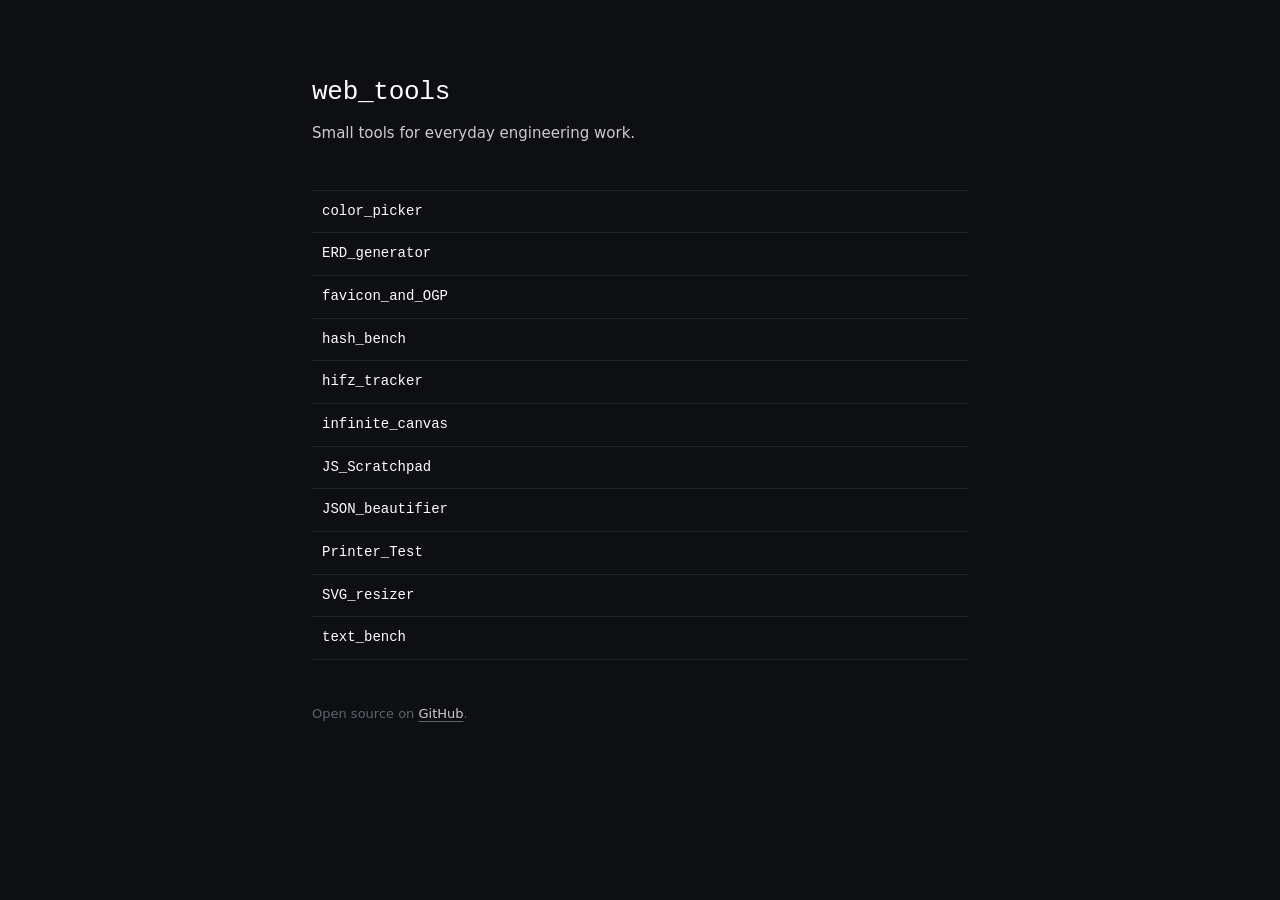
<file: index.html>
<!DOCTYPE html>
<html lang="en">
	<head>
		<meta charset="utf-8">
		<meta name="viewport" content="width=device-width, initial-scale=1">
		<title>web_tools</title>
		<meta name="description" content="Small browser tools for software engineers. Everything runs locally. Nothing is uploaded.">

		<link rel="icon" href="images/Favicon/logo.ico" sizes="32x32">
		<link rel="icon" href="images/Favicon/logo_96x96.png" type="image/png" sizes="96x96">
		<link rel="icon" href="images/Favicon/logo.svg" type="image/svg+xml">
		<link rel="apple-touch-icon" href="images/Favicon/logo_180x180.png">
		<link rel="manifest" href="images/Favicon/site.webmanifest">
		<meta name="theme-color" content="#0e0f12">

		<link rel="stylesheet" href="styles/core.css">
		<style>
			.shell {
				max-width: 44rem;
				margin: 0 auto;
				padding: 72px 24px 96px;
			}

			.wordmark {
				font-family: var(--mono);
				font-size: 26px;
				font-weight: 500;
				letter-spacing: -0.01em;
			}

			.lede {
				margin: 10px 0 0;
				color: var(--ink_soft);
				max-width: 54ch;
			}

			.tools {
				margin: 44px 0 0;
				padding: 0;
				list-style: none;
				border-top: 1px solid var(--line);
			}

			.tools li {
				border-bottom: 1px solid var(--line);
			}

			.tools a {
				display: block;
				padding: 10px;
				color: var(--ink);
				text-decoration: none;
			}

			.tools a:hover,
			.tools a:focus-visible {
				background: var(--accent_soft);
				color: var(--ink);
			}

			.tools a {
				font-family: var(--mono);
				font-size: 14px;
			}

			.colophon {
				margin: 44px 0 0;
				color: var(--ink_faint);
				font-size: 13px;
			}

			.colophon a {
				color: var(--ink_soft);
			}

			@media (max-width: 540px) {
				.shell { padding: 44px 20px 64px; }
				.wordmark { font-size: 22px; }
			}
		</style>
	</head>

	<body>
		<main class="shell">

			<h1 class="wordmark">web_tools</h1>
			<p class="lede">Small tools for everyday engineering work.</p>

			<ul class="tools">
				<li>
					<a href="source/color_picker/index.html">color_picker</a>
				</li>
				<li>
					<a href="source/ERD_generator/index.html">ERD_generator</a>
				</li>
				<li>
					<a href="source/favicon_and_OGP/index.html">favicon_and_OGP</a>
				</li>
				<li>
					<a href="source/hash_bench/index.html">hash_bench</a>
				</li>
				<li>
					<a href="source/hifz_tracker/index.html">hifz_tracker</a>
				</li>
				<li>
					<a href="source/infinite_canvas/index.html">infinite_canvas</a>
				</li>
				<li>
					<a href="source/JS_Scratchpad/index.html">JS_Scratchpad</a>
				</li>
				<li>
					<a href="source/JSON_beautifier/index.html">JSON_beautifier</a>
				</li>
				<li>
					<a href="source/Printer_Test/index.html">Printer_Test</a>
				</li>
				<li>
					<a href="source/SVG_resizer/index.html">SVG_resizer</a>
				</li>
				<li>
					<a href="source/text_bench/index.html">text_bench</a>
				</li>
			</ul>

			<p class="colophon">Open source on <a href="https://github.com/woXrooX/web_tools">GitHub</a>.</p>

		</main>
	</body>
</html>
</file>
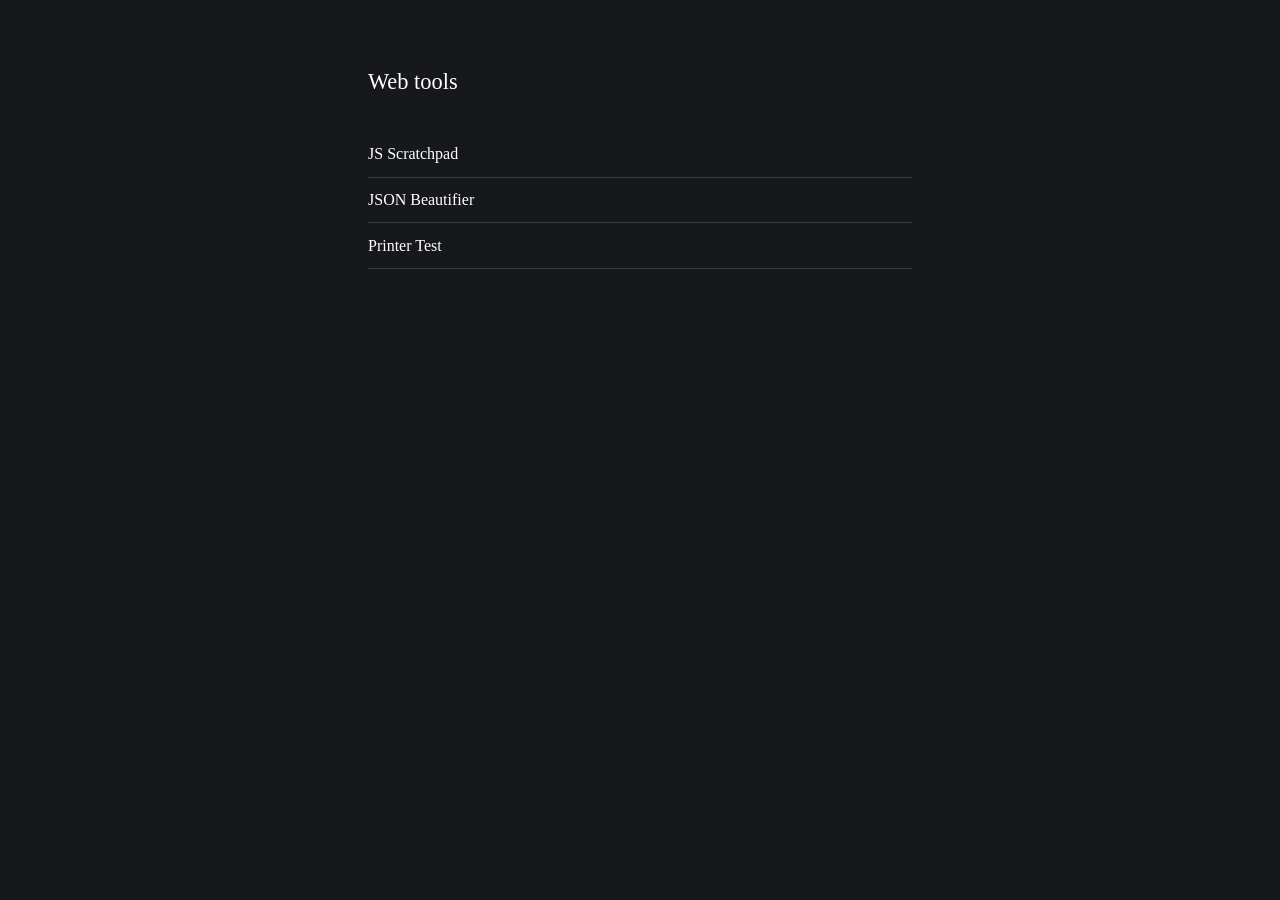
<file: source/index.html>
<!DOCTYPE html>
<html lang="en">
<head>
<meta charset="utf-8">
<meta name="viewport" content="width=device-width, initial-scale=1">
<title>Web tools</title>
<style>
	body {
		background: #16181c;
		color: #ffffff;
		font-family: Georgia, "Times New Roman", serif;
		max-width: 34rem;
		margin: 4rem auto;
		padding: 0 1.5rem;
		line-height: 1.6;
	}

	h1 {
		font-size: 1.4rem;
		font-weight: normal;
		margin-bottom: 2rem;
	}

	ul {
		list-style: none;
		padding: 0;
	}

	li {
		padding: 0.6rem 0;
		border-bottom: 1px solid rgba(255, 255, 255, 0.15);
	}

	a, a:visited {
		color: #ffffff;
		text-decoration: none;
	}

	a:hover, a:focus {
		text-decoration: underline;
	}
</style>
</head>
<body>

<h1>Web tools</h1>

<ul>
	<li><a href="JS_Scratchpad/index.html">JS Scratchpad</a></li>
	<li><a href="JSON_beautifier/index.html">JSON Beautifier</a></li>
	<li><a href="Printer_Test/index.html">Printer Test</a></li>
</ul>

</body>
</html>
</file>
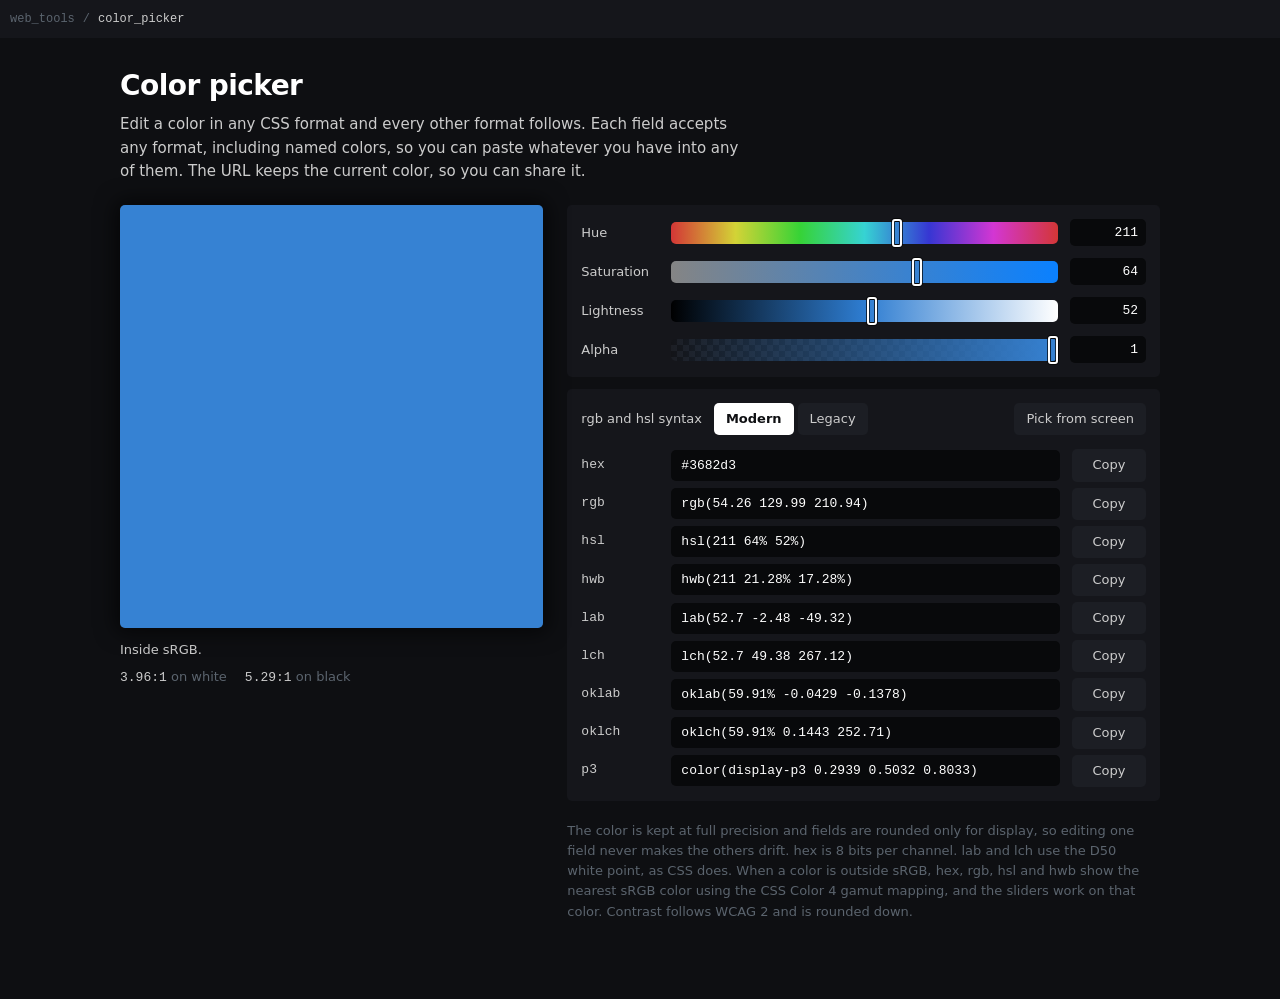
<file: source/color_picker/index.html>
<!DOCTYPE html>
<html lang="en">
<head>
<meta charset="utf-8">
<meta name="viewport" content="width=device-width, initial-scale=1">
<title>Color picker</title>

<link rel="icon" href="../../images/Favicon/logo.ico" sizes="32x32">
<link rel="icon" href="../../images/Favicon/logo_96x96.png" type="image/png" sizes="96x96">
<link rel="icon" href="../../images/Favicon/logo.svg" type="image/svg+xml">
<link rel="apple-touch-icon" href="../../images/Favicon/logo_180x180.png">
<link rel="manifest" href="../../images/Favicon/site.webmanifest">
<meta name="theme-color" content="#0e0f12">

<link rel="stylesheet" href="../../styles/core.css">
<style>
	.shell {
		max-width: var(--shell);
		margin: 0 auto;
		padding: 26px 24px 64px;
	}

	.masthead p {
		margin: 6px 0 0;
		color: var(--ink_soft);
		max-width: 66ch;
	}

	.workspace {
		display: grid;
		grid-template-columns: minmax(0, 5fr) minmax(0, 7fr);
		gap: 24px;
		align-items: start;
		margin-top: 22px;
	}

	/* ---------- preview ---------- */

	.preview {
		position: sticky;
		top: 16px;
	}

	.swatch {
		position: relative;
		aspect-ratio: 1 / 1;
		border-radius: var(--radius);
		background-image: var(--checker);
		background-size: 24px 24px;
		box-shadow: var(--shadow_deep);
		overflow: hidden;
	}

	.swatch_fill {
		position: absolute;
		inset: 0;
	}

	.gamut {
		margin: 12px 0 0;
		font-size: 13px;
		color: var(--ink_soft);
	}

	.gamut.outside {
		color: var(--warn);
	}

	.contrast {
		display: flex;
		flex-wrap: wrap;
		gap: 4px 18px;
		margin: 6px 0 0;
		padding: 0;
		list-style: none;
		font-size: 13px;
		color: var(--ink_faint);
	}

	.contrast strong {
		color: var(--ink_soft);
		font-family: var(--mono);
		font-weight: 500;
	}

	/* ---------- controls ---------- */

	.panel {
		padding: 14px;
		border-radius: var(--radius);
		background: var(--surface);
	}

	.panel + .panel {
		margin-top: 12px;
	}

	.sliders {
		display: flex;
		flex-direction: column;
		gap: 12px;
	}

	.slider_row {
		display: grid;
		grid-template-columns: 78px minmax(0, 1fr) 76px;
		gap: 12px;
		align-items: center;
	}

	.slider_row label {
		color: var(--ink_soft);
		font-size: 13px;
	}

	.slider_value {
		width: 100%;
		font-family: var(--mono);
		text-align: right;
	}

	.track {
		-webkit-appearance: none;
		appearance: none;
		display: block;
		width: 100%;
		height: 22px;
		margin: 0;
		border-radius: var(--radius);
		background-color: var(--well);
		cursor: pointer;
	}

	.track.alpha {
		background-size: 100% 100%, 12px 12px;
	}

	.track:focus {
		outline: none;
	}

	.track:focus-visible {
		outline: 2px solid var(--ink);
		outline-offset: 2px;
	}

	.track::-webkit-slider-runnable-track {
		height: 22px;
		background: transparent;
	}

	.track::-moz-range-track {
		height: 22px;
		background: transparent;
	}

	.track::-webkit-slider-thumb {
		-webkit-appearance: none;
		appearance: none;
		width: 10px;
		height: 28px;
		margin-top: -3px;
		border: 2px solid #ffffff;
		border-radius: 3px;
		background: transparent;
		box-shadow: 0 0 0 1px rgba(0, 0, 0, 0.7), inset 0 0 0 1px rgba(0, 0, 0, 0.7);
	}

	.track::-moz-range-thumb {
		box-sizing: border-box;
		width: 10px;
		height: 28px;
		border: 2px solid #ffffff;
		border-radius: 3px;
		background: transparent;
		box-shadow: 0 0 0 1px rgba(0, 0, 0, 0.7), inset 0 0 0 1px rgba(0, 0, 0, 0.7);
	}

	.toolbar {
		display: flex;
		flex-wrap: wrap;
		gap: 8px;
		align-items: center;
	}

	.toolbar .caption {
		margin-right: 4px;
		color: var(--ink_soft);
		font-size: 13px;
	}

	.segmented {
		display: flex;
		gap: 4px;
		margin-right: auto;
	}

	.segmented button.on {
		background: var(--ink);
		color: var(--page);
		font-weight: 600;
	}

	.toolbar button {
		background: var(--raised);
	}

	.toolbar .segmented button.on {
		background: var(--ink);
	}

	.formats {
		display: flex;
		flex-direction: column;
		gap: 6px;
		margin: 14px 0 0;
		padding: 0;
		list-style: none;
	}

	.format_row {
		display: grid;
		grid-template-columns: 78px minmax(0, 1fr) 74px;
		gap: 12px;
		align-items: center;
	}

	.format_name {
		display: flex;
		flex-direction: column;
		font-family: var(--mono);
		font-size: 13px;
		line-height: 1.3;
		color: var(--ink_soft);
	}

	.format_name small {
		color: var(--warn);
		font-family: var(--sans);
		font-size: 11px;
	}

	.format_name small[hidden] {
		display: none;
	}

	.format_input {
		width: 100%;
		padding: 8px 10px;
		font-family: var(--mono);
		font-size: 13px;
	}

	.format_input.invalid {
		outline: 2px solid var(--danger);
		outline-offset: -2px;
	}

	.format_row button {
		background: var(--raised);
	}

	.footnote {
		margin-top: 20px;
		color: var(--ink_faint);
		font-size: 13px;
		max-width: 70ch;
	}

	@media (max-width: 820px) {
		.workspace {
			grid-template-columns: minmax(0, 1fr);
		}

		.preview {
			position: static;
		}

		.swatch {
			aspect-ratio: 16 / 7;
		}
	}

	@media (max-width: 480px) {
		.shell {
			padding: 20px 14px 48px;
		}

		.slider_row {
			grid-template-columns: 74px minmax(0, 1fr) 64px;
			gap: 8px;
		}

		.format_row {
			grid-template-columns: minmax(0, 1fr) 64px;
			gap: 4px 8px;
		}

		.format_name {
			grid-column: 1 / -1;
			flex-direction: row;
			gap: 8px;
			align-items: baseline;
		}
	}
</style>
</head>
<body>

<nav class="site_bar">
	<a href="../../index.html">web_tools</a>
	<span>/</span>
	<strong>color_picker</strong>
</nav>

<main class="shell">

	<header class="masthead">
		<h1>Color picker</h1>
		<p>Edit a color in any CSS format and every other format follows. Each field accepts any format, including named colors, so you can paste whatever you have into any of them. The URL keeps the current color, so you can share it.</p>
	</header>

	<div class="workspace">

		<section class="preview" aria-label="Preview">
			<div class="swatch">
				<div class="swatch_fill" id="swatch_fill"></div>
			</div>
			<p class="gamut" id="gamut_status"></p>
			<ul class="contrast">
				<li><strong id="contrast_white"></strong> on white</li>
				<li><strong id="contrast_black"></strong> on black</li>
			</ul>
		</section>

		<div>
			<section class="panel sliders" aria-label="HSLA sliders">
				<div class="slider_row">
					<label for="hue_range">Hue</label>
					<input class="track" type="range" id="hue_range" min="0" max="360" step="1">
					<input class="slider_value" type="text" id="hue_number" inputmode="decimal" autocomplete="off" spellcheck="false" aria-label="Hue in degrees">
				</div>
				<div class="slider_row">
					<label for="saturation_range">Saturation</label>
					<input class="track" type="range" id="saturation_range" min="0" max="100" step="1">
					<input class="slider_value" type="text" id="saturation_number" inputmode="decimal" autocomplete="off" spellcheck="false" aria-label="Saturation in percent">
				</div>
				<div class="slider_row">
					<label for="lightness_range">Lightness</label>
					<input class="track" type="range" id="lightness_range" min="0" max="100" step="1">
					<input class="slider_value" type="text" id="lightness_number" inputmode="decimal" autocomplete="off" spellcheck="false" aria-label="Lightness in percent">
				</div>
				<div class="slider_row">
					<label for="alpha_range">Alpha</label>
					<input class="track alpha" type="range" id="alpha_range" min="0" max="1" step="0.01">
					<input class="slider_value" type="text" id="alpha_number" inputmode="decimal" autocomplete="off" spellcheck="false" aria-label="Alpha from 0 to 1">
				</div>
			</section>

			<section class="panel" aria-label="Formats">
				<div class="toolbar">
					<span class="caption">rgb and hsl syntax</span>
					<div class="segmented" id="syntax_group">
						<button type="button" class="on" data-syntax="modern">Modern</button>
						<button type="button" data-syntax="legacy">Legacy</button>
					</div>
					<button type="button" id="eyedropper_button" hidden>Pick from screen</button>
				</div>

				<ul class="formats" id="formats"></ul>
			</section>

			<p class="footnote">The color is kept at full precision and fields are rounded only for display, so editing one field never makes the others drift. hex is 8 bits per channel. lab and lch use the D50 white point, as CSS does. When a color is outside sRGB, hex, rgb, hsl and hwb show the nearest sRGB color using the CSS Color 4 gamut mapping, and the sliders work on that color. Contrast follows WCAG 2 and is rounded down.</p>
		</div>

	</div>

</main>

<span id="probe" hidden></span>

<script>
	/* ---------- color math ----------
	   Canonical state is extended (unclamped) gamma encoded sRGB plus alpha.
	   hex, rgb, hsl and hwb never touch a matrix, so they round trip exactly.
	   Matrices and constants follow CSS Color Module Level 4. */

	const matrix_linear_srgb_to_xyz = [
		[506752 / 1228815, 87881 / 245763, 12673 / 70218],
		[87098 / 409605, 175762 / 245763, 12673 / 175545],
		[7918 / 409605, 87881 / 737289, 1001167 / 1053270]
	];

	const matrix_xyz_to_linear_srgb = [
		[12831 / 3959, -329 / 214, -1974 / 3959],
		[-851781 / 878810, 1648619 / 878810, 36519 / 878810],
		[705 / 12673, -2585 / 12673, 705 / 667]
	];

	const matrix_linear_p3_to_xyz = [
		[608311 / 1250200, 189793 / 714400, 198249 / 1000160],
		[35783 / 156275, 247089 / 357200, 198249 / 2500400],
		[0, 32229 / 714400, 5220557 / 5000800]
	];

	const matrix_xyz_to_linear_p3 = [
		[446124 / 178915, -333277 / 357830, -72051 / 178915],
		[-14852 / 17905, 63121 / 35810, 423 / 17905],
		[11844 / 330415, -50337 / 660830, 316169 / 330415]
	];

	const matrix_d65_to_d50 = [
		[1.0479297925449969, 0.022946870601609652, -0.05019226628920524],
		[0.02962780877005599, 0.9904344267538799, -0.017073799063418826],
		[-0.009243040646204504, 0.015055191490298152, 0.7518742814281371]
	];

	const matrix_d50_to_d65 = [
		[0.955473421488075, -0.02309845494876471, 0.06325924320057072],
		[-0.0283697093338637, 1.0099953980813041, 0.021041441191917323],
		[0.012314014864481998, -0.020507649298898964, 1.330365926242124]
	];

	const matrix_xyz_to_lms = [
		[0.8190224379967030, 0.3619062600528904, -0.1288737815209879],
		[0.0329836539323885, 0.9292868615863434, 0.0361446663506424],
		[0.0481771893596242, 0.2642395317527308, 0.6335478284694309]
	];

	const matrix_lms_to_oklab = [
		[0.2104542683093140, 0.7936177747023054, -0.0040720430116193],
		[1.9779985324311684, -2.4285922420485799, 0.4505937096174110],
		[0.0259040424655478, 0.7827717124575296, -0.8086757549230774]
	];

	const matrix_lms_to_xyz = [
		[1.2268798758459243, -0.5578149944602171, 0.2813910456659647],
		[-0.0405757452148008, 1.1122868032803170, -0.0717110580655164],
		[-0.0763729366746601, -0.4214933324022432, 1.5869240198367816]
	];

	const matrix_oklab_to_lms = [
		[1.0, 0.3963377773761749, 0.2158037573099136],
		[1.0, -0.1055613458156586, -0.0638541728258133],
		[1.0, -0.0894841775298119, -1.2914855480194092]
	];

	const d50_white = [0.3457 / 0.3585, 1.0, (1.0 - 0.3457 - 0.3585) / 0.3585];
	const lab_epsilon = 216 / 24389;
	const lab_kappa = 24389 / 27;
	const achromatic_epsilon = 1e-7;
	const gamut_epsilon = 0.000075;

	function multiply(matrix, vector) {
		return matrix.map(function (row) {
			return row[0] * vector[0] + row[1] * vector[1] + row[2] * vector[2];
		});
	}

	function normalize_hue(hue) {
		const result = hue % 360;
		return result < 0 ? result + 360 : result;
	}

	/* sign preserving so extended values outside 0..1 survive */
	function linearize(channels) {
		return channels.map(function (value) {
			const sign = value < 0 ? -1 : 1;
			const absolute = Math.abs(value);
			if (absolute <= 0.04045) return value / 12.92;
			return sign * Math.pow((absolute + 0.055) / 1.055, 2.4);
		});
	}

	function gamma_encode(channels) {
		return channels.map(function (value) {
			const sign = value < 0 ? -1 : 1;
			const absolute = Math.abs(value);
			if (absolute > 0.0031308) return sign * (1.055 * Math.pow(absolute, 1 / 2.4) - 0.055);
			return 12.92 * value;
		});
	}

	function srgb_to_xyz(rgb) {
		return multiply(matrix_linear_srgb_to_xyz, linearize(rgb));
	}

	function xyz_to_srgb(xyz) {
		return gamma_encode(multiply(matrix_xyz_to_linear_srgb, xyz));
	}

	function p3_to_xyz(rgb) {
		return multiply(matrix_linear_p3_to_xyz, linearize(rgb));
	}

	function xyz_to_p3(xyz) {
		return gamma_encode(multiply(matrix_xyz_to_linear_p3, xyz));
	}

	function xyz_to_lab(xyz) {
		const scaled = multiply(matrix_d65_to_d50, xyz).map(function (value, index) {
			return value / d50_white[index];
		});
		const f = scaled.map(function (value) {
			return value > lab_epsilon ? Math.cbrt(value) : (lab_kappa * value + 16) / 116;
		});
		return [116 * f[1] - 16, 500 * (f[0] - f[1]), 200 * (f[1] - f[2])];
	}

	function lab_to_xyz(lab) {
		const f1 = (lab[0] + 16) / 116;
		const f0 = lab[1] / 500 + f1;
		const f2 = f1 - lab[2] / 200;
		const x = Math.pow(f0, 3) > lab_epsilon ? Math.pow(f0, 3) : (116 * f0 - 16) / lab_kappa;
		const y = lab[0] > lab_kappa * lab_epsilon ? Math.pow(f1, 3) : lab[0] / lab_kappa;
		const z = Math.pow(f2, 3) > lab_epsilon ? Math.pow(f2, 3) : (116 * f2 - 16) / lab_kappa;
		return multiply(matrix_d50_to_d65, [x * d50_white[0], y * d50_white[1], z * d50_white[2]]);
	}

	function xyz_to_oklab(xyz) {
		const lms = multiply(matrix_xyz_to_lms, xyz).map(Math.cbrt);
		return multiply(matrix_lms_to_oklab, lms);
	}

	function oklab_to_xyz(oklab) {
		const lms = multiply(matrix_oklab_to_lms, oklab).map(function (value) {
			return value * value * value;
		});
		return multiply(matrix_lms_to_xyz, lms);
	}

	/* polar forms. hue is null when the color has no chroma */
	function to_polar(lightness, a, b) {
		const chroma = Math.sqrt(a * a + b * b);
		const hue = chroma < achromatic_epsilon ? null : normalize_hue(Math.atan2(b, a) * 180 / Math.PI);
		return [lightness, chroma, hue];
	}

	function from_polar(lightness, chroma, hue) {
		const radians = (hue || 0) * Math.PI / 180;
		return [lightness, chroma * Math.cos(radians), chroma * Math.sin(radians)];
	}

	/* hsl: hue in degrees, saturation and lightness in 0..1 */
	function srgb_to_hsl(rgb) {
		const max = Math.max(rgb[0], rgb[1], rgb[2]);
		const min = Math.min(rgb[0], rgb[1], rgb[2]);
		const delta = max - min;
		const lightness = (max + min) / 2;
		let hue = null;
		let saturation = 0;

		if (delta > achromatic_epsilon) {
			if (max === rgb[0]) hue = (rgb[1] - rgb[2]) / delta + (rgb[1] < rgb[2] ? 6 : 0);
			else if (max === rgb[1]) hue = (rgb[2] - rgb[0]) / delta + 2;
			else hue = (rgb[0] - rgb[1]) / delta + 4;
			hue = normalize_hue(hue * 60);

			if (lightness > 0 && lightness < 1) saturation = (max - lightness) / Math.min(lightness, 1 - lightness);
		}

		return [hue, saturation, lightness];
	}

	function hsl_to_srgb(hue, saturation, lightness) {
		const amount = saturation * Math.min(lightness, 1 - lightness);

		function channel(offset) {
			const k = (offset + normalize_hue(hue || 0) / 30) % 12;
			return lightness - amount * Math.max(-1, Math.min(k - 3, 9 - k, 1));
		}

		return [channel(0), channel(8), channel(4)];
	}

	function srgb_to_hwb(rgb) {
		const hue = srgb_to_hsl(rgb)[0];
		const whiteness = Math.min(rgb[0], rgb[1], rgb[2]);
		const blackness = 1 - Math.max(rgb[0], rgb[1], rgb[2]);
		return [hue, whiteness, blackness];
	}

	function hwb_to_srgb(hue, whiteness, blackness) {
		if (whiteness + blackness >= 1) {
			const gray = whiteness / (whiteness + blackness);
			return [gray, gray, gray];
		}

		return hsl_to_srgb(hue, 1, 0.5).map(function (value) {
			return value * (1 - whiteness - blackness) + whiteness;
		});
	}

	function in_gamut(rgb) {
		return rgb.every(function (value) {
			return value >= -gamut_epsilon && value <= 1 + gamut_epsilon;
		});
	}

	function clip(rgb) {
		return rgb.map(function (value) {
			return Math.min(1, Math.max(0, value));
		});
	}

	function delta_e_ok(first, second) {
		return Math.hypot(first[0] - second[0], first[1] - second[1], first[2] - second[2]);
	}

	/* CSS Color 4 gamut mapping: lower OKLCh chroma until clipping is below a JND.
	   to_space and from_space convert between XYZ and the destination RGB space. */
	function gamut_map(xyz, to_space, from_space) {
		const origin_rgb = to_space(xyz);
		if (in_gamut(origin_rgb)) return clip(origin_rgb);

		const origin_oklch = to_polar.apply(null, xyz_to_oklab(xyz));
		if (origin_oklch[0] >= 1) return [1, 1, 1];
		if (origin_oklch[0] <= 0) return [0, 0, 0];

		const just_noticeable = 0.02;
		const precision = 0.0001;

		function oklab_of_chroma(chroma) {
			return from_polar(origin_oklch[0], chroma, origin_oklch[2]);
		}

		function clipped_of(oklab) {
			return clip(to_space(oklab_to_xyz(oklab)));
		}

		let current = oklab_of_chroma(origin_oklch[1]);
		let clipped = clipped_of(current);
		if (delta_e_ok(xyz_to_oklab(from_space(clipped)), current) < just_noticeable) return clipped;

		let minimum = 0;
		let maximum = origin_oklch[1];
		let minimum_in_gamut = true;

		while (maximum - minimum > precision) {
			const chroma = (minimum + maximum) / 2;
			current = oklab_of_chroma(chroma);

			if (minimum_in_gamut && in_gamut(to_space(oklab_to_xyz(current)))) {
				minimum = chroma;
				continue;
			}

			clipped = clipped_of(current);
			const error = delta_e_ok(xyz_to_oklab(from_space(clipped)), current);

			if (error < just_noticeable) {
				if (just_noticeable - error < precision) return clipped;
				minimum_in_gamut = false;
				minimum = chroma;
			}
			else maximum = chroma;
		}

		return clipped;
	}

	/* ---------- parsing ---------- */

	const number_pattern = /^([+-]?(?:\d+\.?\d*|\.\d+)(?:e[+-]?\d+)?)(%|deg|grad|rad|turn)?$/i;
	const angle_units = { deg: 1, grad: 0.9, rad: 180 / Math.PI, turn: 360 };
	const reserved_keywords = ["currentcolor", "inherit", "initial", "unset", "revert"];

	function clamp(value, minimum, maximum) {
		return Math.min(maximum, Math.max(minimum, value));
	}

	function read_token(token) {
		const match = number_pattern.exec(token);
		if (!match) throw new Error("Not a number: " + token);
		return { value: parseFloat(match[1]), unit: (match[2] || "").toLowerCase() };
	}

	/* percent_scale is what 100% means for this channel */
	function read_channel(token, percent_scale) {
		if (token.toLowerCase() === "none") return 0;
		const parsed = read_token(token);
		if (parsed.unit === "%") return parsed.value / 100 * percent_scale;
		if (parsed.unit !== "") throw new Error("Unexpected unit: " + token);
		return parsed.value;
	}

	function read_hue(token) {
		if (token.toLowerCase() === "none") return null;
		const parsed = read_token(token);
		if (parsed.unit === "%") throw new Error("A hue cannot be a percentage");
		const degrees = parsed.unit === "" ? parsed.value : parsed.value * angle_units[parsed.unit];
		return normalize_hue(degrees);
	}

	function read_alpha(token) {
		if (token === undefined) return 1;
		return clamp(read_channel(token, 1), 0, 1);
	}

	function split_arguments(body) {
		if (body.includes(",")) {
			if (body.includes("/")) throw new Error("Mixed syntax");
			const parts = body.split(",").map(function (part) {
				return part.trim();
			});
			if (parts.some(function (part) { return part === "" || /\s/.test(part); })) throw new Error("Bad list");
			if (parts.length === 3) return { channels: parts, alpha: undefined };
			if (parts.length === 4) return { channels: parts.slice(0, 3), alpha: parts[3] };
			throw new Error("Wrong argument count");
		}

		const halves = body.split("/");
		if (halves.length > 2) throw new Error("Too many slashes");

		const channels = halves[0].trim().split(/\s+/).filter(Boolean);
		let alpha;

		if (halves.length === 2) {
			alpha = halves[1].trim();
			if (alpha === "" || /\s/.test(alpha)) throw new Error("Bad alpha");
		}

		return { channels: channels, alpha: alpha };
	}

	function expect_count(channels, count) {
		if (channels.length !== count) throw new Error("Expected " + count + " values");
	}

	/* returns { rgb, alpha, hsl, hue_hint, lch_hue, oklch_hue } or throws */
	function parse_color(text) {
		const input = text.trim();
		const hex_match = /^#?([0-9a-f]{3,4}|[0-9a-f]{6}|[0-9a-f]{8})$/i.exec(input);

		if (hex_match) {
			let digits = hex_match[1];
			if (digits.length <= 4) digits = digits.split("").map(function (digit) { return digit + digit; }).join("");
			const bytes = digits.match(/../g).map(function (pair) { return parseInt(pair, 16); });
			return {
				rgb: [bytes[0] / 255, bytes[1] / 255, bytes[2] / 255],
				alpha: bytes.length === 4 ? bytes[3] / 255 : 1
			};
		}

		const function_match = /^([a-z-]+)\s*\(([^()]*)\)$/i.exec(input);

		if (!function_match) {
			const resolved = resolve_named(input);
			if (resolved === null) throw new Error("Unknown color");
			return parse_color(resolved);
		}

		const name = function_match[1].toLowerCase();
		const parsed = split_arguments(function_match[2]);
		const channels = parsed.channels;
		const alpha = read_alpha(parsed.alpha);

		if (name === "rgb" || name === "rgba") {
			expect_count(channels, 3);
			const rgb = channels.map(function (token) {
				return clamp(read_channel(token, 255), 0, 255) / 255;
			});
			return { rgb: rgb, alpha: alpha };
		}

		if (name === "hsl" || name === "hsla") {
			expect_count(channels, 3);
			const hue = read_hue(channels[0]);
			const saturation = clamp(read_channel(channels[1], 100), 0, 100) / 100;
			const lightness = clamp(read_channel(channels[2], 100), 0, 100) / 100;
			return {
				rgb: hsl_to_srgb(hue, saturation, lightness),
				alpha: alpha,
				hsl: [hue, saturation, lightness]
			};
		}

		if (name === "hwb") {
			expect_count(channels, 3);
			const hue = read_hue(channels[0]);
			const whiteness = clamp(read_channel(channels[1], 100), 0, 100) / 100;
			const blackness = clamp(read_channel(channels[2], 100), 0, 100) / 100;
			return { rgb: hwb_to_srgb(hue, whiteness, blackness), alpha: alpha, hue_hint: hue };
		}

		if (name === "lab") {
			expect_count(channels, 3);
			const lab = [
				clamp(read_channel(channels[0], 100), 0, 100),
				read_channel(channels[1], 125),
				read_channel(channels[2], 125)
			];
			return { rgb: xyz_to_srgb(lab_to_xyz(lab)), alpha: alpha };
		}

		if (name === "lch") {
			expect_count(channels, 3);
			const hue = read_hue(channels[2]);
			const lch = [
				clamp(read_channel(channels[0], 100), 0, 100),
				Math.max(0, read_channel(channels[1], 150)),
				hue
			];
			return { rgb: xyz_to_srgb(lab_to_xyz(from_polar(lch[0], lch[1], lch[2]))), alpha: alpha, lch_hue: hue };
		}

		if (name === "oklab") {
			expect_count(channels, 3);
			const oklab = [
				clamp(read_channel(channels[0], 1), 0, 1),
				read_channel(channels[1], 0.4),
				read_channel(channels[2], 0.4)
			];
			return { rgb: xyz_to_srgb(oklab_to_xyz(oklab)), alpha: alpha };
		}

		if (name === "oklch") {
			expect_count(channels, 3);
			const hue = read_hue(channels[2]);
			const oklch = [
				clamp(read_channel(channels[0], 1), 0, 1),
				Math.max(0, read_channel(channels[1], 0.4)),
				hue
			];
			return { rgb: xyz_to_srgb(oklab_to_xyz(from_polar(oklch[0], oklch[1], oklch[2]))), alpha: alpha, oklch_hue: hue };
		}

		if (name === "color") {
			expect_count(channels, 4);
			const space = channels[0].toLowerCase();
			const values = channels.slice(1).map(function (token) {
				return read_channel(token, 1);
			});
			if (space === "srgb") return { rgb: values, alpha: alpha };
			if (space === "display-p3") return { rgb: xyz_to_srgb(p3_to_xyz(values)), alpha: alpha };
			throw new Error("Unsupported color space");
		}

		throw new Error("Unsupported function");
	}

	/* named colors are resolved by the browser, which knows the full list */
	const probe = document.getElementById("probe");

	function resolve_named(text) {
		if (!/^[a-z]+$/i.test(text)) return null;
		if (reserved_keywords.includes(text.toLowerCase())) return null;
		probe.style.color = "";
		probe.style.color = text;
		if (probe.style.color === "") return null;
		return getComputedStyle(probe).color;
	}

	/* ---------- formatting ---------- */

	function format_number(value, decimals) {
		const rounded = Number(value.toFixed(decimals));
		return String(Object.is(rounded, -0) ? 0 : rounded);
	}

	function to_byte(value) {
		return Math.round(clamp(value, 0, 1) * 255);
	}

	function alpha_text(alpha) {
		return format_number(alpha, 3);
	}

	function modern(name, values, alpha) {
		const suffix = alpha < 1 ? " / " + alpha_text(alpha) : "";
		return name + "(" + values.join(" ") + suffix + ")";
	}

	function legacy(name, values, alpha) {
		if (alpha < 1) return name + "a(" + values.concat(alpha_text(alpha)).join(", ") + ")";
		return name + "(" + values.join(", ") + ")";
	}

	function format_hex(rgb, alpha) {
		const bytes = rgb.map(to_byte);
		const alpha_byte = to_byte(alpha);
		if (alpha_byte < 255) bytes.push(alpha_byte);
		return "#" + bytes.map(function (byte) {
			return byte.toString(16).padStart(2, "0");
		}).join("");
	}

	/* ---------- state ---------- */

	const state = {
		rgb: [0, 0, 0],
		alpha: 1,
		hue: 0,
		saturation: 0,
		lightness: 0,
		lch_hue: 0,
		oklch_hue: 0,
		syntax: "modern",
		view: null
	};

	/* source is the id of the control being edited, so it is not overwritten while typing */
	function set_color(parsed, source) {
		state.rgb = parsed.rgb;
		state.alpha = parsed.alpha;

		const xyz = srgb_to_xyz(state.rgb);
		const srgb_inside = in_gamut(state.rgb);
		const p3_inside = in_gamut(xyz_to_p3(xyz));
		const display_rgb = srgb_inside ? clip(state.rgb) : gamut_map(xyz, xyz_to_srgb, srgb_to_xyz);
		const display_p3 = gamut_map(xyz, xyz_to_p3, p3_to_xyz);

		if (parsed.hsl) {
			if (parsed.hsl[0] !== null) state.hue = parsed.hsl[0];
			state.saturation = parsed.hsl[1];
			state.lightness = parsed.hsl[2];
		}
		else {
			const computed = srgb_to_hsl(display_rgb);
			const extreme = computed[2] <= achromatic_epsilon || computed[2] >= 1 - achromatic_epsilon;
			if (computed[0] !== null) state.hue = computed[0];
			else if (parsed.hue_hint !== undefined && parsed.hue_hint !== null) state.hue = parsed.hue_hint;
			if (!extreme) state.saturation = computed[1];
			state.lightness = computed[2];
		}

		const lch = to_polar.apply(null, xyz_to_lab(xyz));
		const oklch = to_polar.apply(null, xyz_to_oklab(xyz));

		if (parsed.lch_hue !== undefined && parsed.lch_hue !== null) state.lch_hue = parsed.lch_hue;
		else if (lch[2] !== null) state.lch_hue = lch[2];

		if (parsed.oklch_hue !== undefined && parsed.oklch_hue !== null) state.oklch_hue = parsed.oklch_hue;
		else if (oklch[2] !== null) state.oklch_hue = oklch[2];

		state.view = {
			xyz: xyz,
			srgb_inside: srgb_inside,
			p3_inside: p3_inside,
			display_rgb: display_rgb,
			display_p3: display_p3,
			lab: xyz_to_lab(xyz),
			lch: lch,
			oklab: xyz_to_oklab(xyz),
			oklch: oklch
		};

		render(source);
	}

	/* ---------- formats ---------- */

	const formats = [
		{ key: "hex", label: "hex", srgb_bound: true },
		{ key: "rgb", label: "rgb", srgb_bound: true },
		{ key: "hsl", label: "hsl", srgb_bound: true },
		{ key: "hwb", label: "hwb", srgb_bound: true },
		{ key: "lab", label: "lab" },
		{ key: "lch", label: "lch" },
		{ key: "oklab", label: "oklab" },
		{ key: "oklch", label: "oklch" },
		{ key: "p3", label: "p3", p3_bound: true }
	];

	function format_text(key) {
		const view = state.view;
		const alpha = state.alpha;
		const pick = state.syntax === "legacy" ? legacy : modern;

		if (key === "hex") return format_hex(view.display_rgb, alpha);

		if (key === "rgb") {
			return pick("rgb", view.display_rgb.map(function (value) {
				return format_number(value * 255, 2);
			}), alpha);
		}

		if (key === "hsl") {
			return pick("hsl", [
				format_number(state.hue, 2),
				format_number(state.saturation * 100, 2) + "%",
				format_number(state.lightness * 100, 2) + "%"
			], alpha);
		}

		if (key === "hwb") {
			const hwb = srgb_to_hwb(view.display_rgb);
			return modern("hwb", [
				format_number(state.hue, 2),
				format_number(hwb[1] * 100, 2) + "%",
				format_number(hwb[2] * 100, 2) + "%"
			], alpha);
		}

		if (key === "lab") {
			return modern("lab", view.lab.map(function (value) {
				return format_number(value, 2);
			}), alpha);
		}

		if (key === "lch") {
			return modern("lch", [
				format_number(view.lch[0], 2),
				format_number(view.lch[1], 2),
				format_number(state.lch_hue, 2)
			], alpha);
		}

		if (key === "oklab") {
			return modern("oklab", [
				format_number(view.oklab[0] * 100, 2) + "%",
				format_number(view.oklab[1], 4),
				format_number(view.oklab[2], 4)
			], alpha);
		}

		if (key === "oklch") {
			return modern("oklch", [
				format_number(view.oklch[0] * 100, 2) + "%",
				format_number(view.oklch[1], 4),
				format_number(state.oklch_hue, 2)
			], alpha);
		}

		return modern("color", ["display-p3"].concat(view.display_p3.map(function (value) {
			return format_number(value, 4);
		})), alpha);
	}

	const format_list = document.getElementById("formats");
	const format_rows = {};

	formats.forEach(function (format) {
		const row = document.createElement("li");
		row.className = "format_row";

		const name = document.createElement("label");
		name.className = "format_name";
		name.htmlFor = "format_" + format.key;
		name.textContent = format.label;

		const note = document.createElement("small");
		note.hidden = true;
		note.textContent = format.p3_bound ? "mapped to P3" : "mapped";
		note.title = format.p3_bound ? "Outside Display P3, showing the nearest P3 color" : "Outside sRGB, showing the nearest sRGB color";
		name.appendChild(note);

		const input = document.createElement("input");
		input.type = "text";
		input.id = "format_" + format.key;
		input.className = "format_input";
		input.autocomplete = "off";
		input.spellcheck = false;

		const copy_button = document.createElement("button");
		copy_button.type = "button";
		copy_button.textContent = "Copy";
		copy_button.setAttribute("aria-label", "Copy " + format.label);

		input.addEventListener("input", function () {
			let parsed;

			try {
				parsed = parse_color(input.value);
			}
			catch (error) {
				input.classList.add("invalid");
				return;
			}

			input.classList.remove("invalid");
			set_color(parsed, input.id);
		});

		input.addEventListener("change", function () {
			render(null);
		});

		input.addEventListener("keydown", function (event) {
			if (event.key === "Enter") render(null);
			if (event.key === "Escape") {
				render(null);
				input.blur();
			}
		});

		copy_button.addEventListener("click", function () {
			copy_text(format_text(format.key), copy_button);
		});

		row.append(name, input, copy_button);
		format_list.appendChild(row);
		format_rows[format.key] = { input: input, note: note, format: format };
	});

	function copy_text(text, button) {
		navigator.clipboard.writeText(text).then(function () {
			button.textContent = "Copied";
		}).catch(function () {
			button.textContent = "Failed";
		}).finally(function () {
			clearTimeout(button.reset_timer);
			button.reset_timer = setTimeout(function () {
				button.textContent = "Copy";
			}, 1200);
		});
	}

	/* ---------- sliders ---------- */

	const sliders = {
		hue: { range: document.getElementById("hue_range"), number: document.getElementById("hue_number"), maximum: 360 },
		saturation: { range: document.getElementById("saturation_range"), number: document.getElementById("saturation_number"), maximum: 100 },
		lightness: { range: document.getElementById("lightness_range"), number: document.getElementById("lightness_number"), maximum: 100 },
		alpha: { range: document.getElementById("alpha_range"), number: document.getElementById("alpha_number"), maximum: 1 }
	};

	function slider_values() {
		return {
			hue: state.hue,
			saturation: state.saturation * 100,
			lightness: state.lightness * 100,
			alpha: state.alpha
		};
	}

	function apply_slider(channel, value, source) {
		const values = slider_values();
		values[channel] = clamp(value, 0, sliders[channel].maximum);

		const hsl = [values.hue, values.saturation / 100, values.lightness / 100];
		set_color({ rgb: hsl_to_srgb(hsl[0], hsl[1], hsl[2]), alpha: values.alpha, hsl: hsl }, source);
	}

	Object.keys(sliders).forEach(function (channel) {
		const slider = sliders[channel];

		slider.range.addEventListener("input", function () {
			apply_slider(channel, parseFloat(slider.range.value), slider.range.id);
		});

		slider.number.addEventListener("input", function () {
			const text = slider.number.value.trim().replace(/%$/, "");
			const value = Number(text);

			if (text === "" || !Number.isFinite(value)) {
				slider.number.classList.add("invalid");
				return;
			}

			slider.number.classList.remove("invalid");
			apply_slider(channel, value, slider.number.id);
		});

		slider.number.addEventListener("change", function () {
			slider.number.classList.remove("invalid");
			render(null);
		});

		slider.number.addEventListener("keydown", function (event) {
			if (event.key === "Enter") render(null);
		});
	});

	function hsl_css(hue, saturation, lightness) {
		return "hsl(" + format_number(hue, 3) + " " + format_number(saturation, 3) + "% " + format_number(lightness, 3) + "%)";
	}

	function paint_tracks() {
		const values = slider_values();
		const hue_stops = [];

		for (let degrees = 0; degrees <= 360; degrees += 30) {
			hue_stops.push(hsl_css(degrees, values.saturation, values.lightness));
		}

		sliders.hue.range.style.backgroundImage = "linear-gradient(to right, " + hue_stops.join(", ") + ")";

		sliders.saturation.range.style.backgroundImage = "linear-gradient(to right, " +
			hsl_css(values.hue, 0, values.lightness) + ", " +
			hsl_css(values.hue, 100, values.lightness) + ")";

		sliders.lightness.range.style.backgroundImage = "linear-gradient(to right, " +
			hsl_css(values.hue, values.saturation, 0) + ", " +
			hsl_css(values.hue, values.saturation, 50) + ", " +
			hsl_css(values.hue, values.saturation, 100) + ")";

		const bytes = state.view.display_rgb.map(to_byte).join(", ");
		sliders.alpha.range.style.backgroundImage = "linear-gradient(to right, rgba(" + bytes + ", 0), rgb(" + bytes + ")), var(--checker)";
	}

	/* ---------- rendering ---------- */

	const swatch_fill = document.getElementById("swatch_fill");
	const gamut_status = document.getElementById("gamut_status");
	const contrast_white = document.getElementById("contrast_white");
	const contrast_black = document.getElementById("contrast_black");

	function relative_luminance(rgb) {
		const linear = linearize(rgb);
		return 0.2126 * linear[0] + 0.7152 * linear[1] + 0.0722 * linear[2];
	}

	/* the color is composited over the background first, as a browser would */
	function contrast_ratio(background) {
		const mixed = state.view.display_rgb.map(function (value, index) {
			return value * state.alpha + background[index] * (1 - state.alpha);
		});
		const first = relative_luminance(mixed);
		const second = relative_luminance(background);
		const ratio = (Math.max(first, second) + 0.05) / (Math.min(first, second) + 0.05);
		return (Math.floor(ratio * 100) / 100).toFixed(2) + ":1";
	}

	/* the hash holds hex when hex is exact, otherwise full precision color(srgb) */
	function hash_text() {
		const exact = state.view.srgb_inside && state.rgb.concat(state.alpha).every(function (value) {
			return Math.abs(value * 255 - Math.round(value * 255)) < 1e-9;
		});
		if (exact) return format_hex(state.rgb, state.alpha).slice(1);
		const values = state.rgb.map(function (value) {
			return format_number(value, 6);
		});
		return encodeURIComponent(modern("color", ["srgb"].concat(values), state.alpha));
	}

	function render(source) {
		const view = state.view;

		Object.keys(format_rows).forEach(function (key) {
			const row = format_rows[key];
			if (row.input.id !== source) {
				row.input.value = format_text(key);
				row.input.classList.remove("invalid");
			}
			if (row.format.srgb_bound) row.note.hidden = view.srgb_inside;
			if (row.format.p3_bound) row.note.hidden = view.p3_inside;
		});

		const values = slider_values();

		Object.keys(sliders).forEach(function (channel) {
			const slider = sliders[channel];
			const decimals = channel === "alpha" ? 3 : 2;
			if (slider.range.id !== source) slider.range.value = values[channel];
			if (slider.number.id !== source) {
				slider.number.value = format_number(values[channel], decimals);
				slider.number.classList.remove("invalid");
			}
		});

		paint_tracks();

		/* full precision, unclamped, so wide gamut screens show the real color */
		swatch_fill.style.backgroundColor = modern("color", ["srgb"].concat(state.rgb.map(function (value) {
			return format_number(value, 6);
		})), state.alpha);

		if (view.srgb_inside) {
			gamut_status.textContent = "Inside sRGB.";
			gamut_status.classList.remove("outside");
		}
		else if (view.p3_inside) {
			gamut_status.textContent = "Outside sRGB, inside Display P3. Screens without wide gamut show it clipped.";
			gamut_status.classList.add("outside");
		}
		else {
			gamut_status.textContent = "Outside Display P3 as well. No common screen can show this exact color.";
			gamut_status.classList.add("outside");
		}

		contrast_white.textContent = contrast_ratio([1, 1, 1]);
		contrast_black.textContent = contrast_ratio([0, 0, 0]);

		history.replaceState(null, "", "#" + hash_text());
	}

	/* ---------- toolbar ---------- */

	const syntax_group = document.getElementById("syntax_group");

	syntax_group.addEventListener("click", function (event) {
		const button = event.target.closest("button");
		if (!button) return;
		state.syntax = button.dataset.syntax;
		syntax_group.querySelectorAll("button").forEach(function (item) {
			item.classList.toggle("on", item === button);
		});
		render(null);
	});

	const eyedropper_button = document.getElementById("eyedropper_button");

	if ("EyeDropper" in window) {
		eyedropper_button.hidden = false;
		eyedropper_button.addEventListener("click", function () {
			new window.EyeDropper().open().then(function (result) {
				set_color(parse_color(result.sRGBHex), null);
			}).catch(function () {});
		});
	}

	/* ---------- start ---------- */

	function load_from_hash() {
		const text = decodeURIComponent(location.hash.slice(1));

		try {
			if (text !== "") {
				set_color(parse_color(text), null);
				return;
			}
		}
		catch (error) {}

		set_color(parse_color("hsl(211 64% 52%)"), null);
	}

	window.addEventListener("hashchange", load_from_hash);
	load_from_hash();
</script>
</body>
</html>
</file>
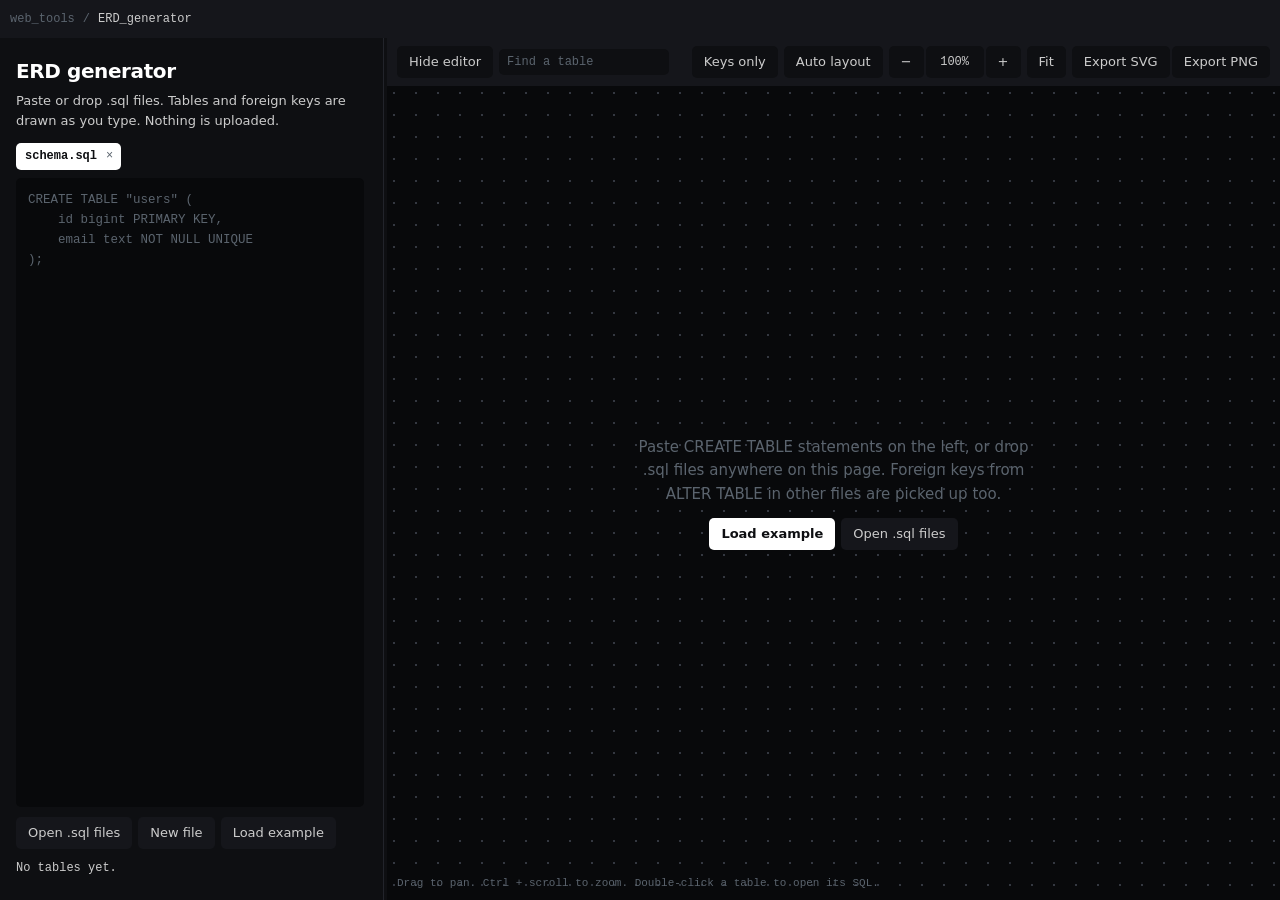
<file: source/ERD_generator/index.html>
<!DOCTYPE html>
<html lang="en">
<head>
<meta charset="utf-8">
<meta name="viewport" content="width=device-width, initial-scale=1">
<title>ERD generator</title>

<link rel="icon" href="../../images/Favicon/logo.ico" sizes="32x32">
<link rel="icon" href="../../images/Favicon/logo_96x96.png" type="image/png" sizes="96x96">
<link rel="icon" href="../../images/Favicon/logo.svg" type="image/svg+xml">
<link rel="apple-touch-icon" href="../../images/Favicon/logo_180x180.png">
<link rel="manifest" href="../../images/Favicon/site.webmanifest">
<meta name="theme-color" content="#0e0f12">

<link rel="stylesheet" href="../../styles/core.css">
<style>
	html,
	body {
		height: 100%;
	}

	body {
		display: flex;
		flex-direction: column;
		overflow: hidden;
	}

	.workspace {
		flex: 1 1 auto;
		display: grid;
		grid-template-columns: var(--editor_width, 380px) 7px minmax(0, 1fr);
		min-height: 0;
	}

	.workspace.collapsed {
		grid-template-columns: minmax(0, 1fr);
	}

	.workspace.collapsed .editor_pane,
	.workspace.collapsed .splitter {
		display: none;
	}

	/* ---------- splitter ---------- */

	.splitter {
		position: relative;
		background: var(--page);
		cursor: col-resize;
		touch-action: none;
	}

	.splitter::before {
		content: "";
		position: absolute;
		top: 0;
		bottom: 0;
		left: 3px;
		width: 1px;
		background: var(--line);
	}

	.splitter:hover::before,
	.splitter:focus-visible::before,
	.workspace.resizing .splitter::before {
		left: 2px;
		width: 3px;
		background: var(--ink_faint);
	}

	.splitter:focus-visible {
		outline: 0;
	}

	.workspace.resizing,
	.workspace.resizing .viewport {
		cursor: col-resize;
		-webkit-user-select: none;
		user-select: none;
	}

	/* ---------- editor pane ---------- */

	.editor_pane {
		display: flex;
		flex-direction: column;
		min-width: 0;
		min-height: 0;
	}

	.masthead {
		padding: 18px 16px 12px;
	}

	.masthead h1 {
		font-size: 20px;
	}

	.masthead p {
		margin: 4px 0 0;
		color: var(--ink_soft);
		font-size: 13px;
	}

	.sources {
		display: flex;
		flex-wrap: wrap;
		gap: 4px;
		padding: 0 16px 8px;
	}

	.source_tab {
		display: inline-flex;
		align-items: center;
		border-radius: var(--radius);
		background: var(--surface);
	}

	.source_tab:hover {
		background: var(--raised);
	}

	.source_tab button,
	.source_tab button:hover {
		background: transparent;
		font-family: var(--mono);
		font-size: 12px;
	}

	.source_tab .source_name {
		padding: 5px 4px 5px 9px;
	}

	.source_tab .source_close {
		padding: 5px 8px 5px 5px;
		color: var(--ink_faint);
	}

	.source_tab .source_close:hover {
		color: var(--ink);
	}

	.source_tab.on {
		background: var(--ink);
	}

	.source_tab.on .source_name {
		color: var(--page);
		font-weight: 600;
	}

	.source_tab.on .source_close {
		color: var(--ink_faint);
	}

	.source_tab.on .source_close:hover {
		color: var(--page);
	}

	.source_tab .source_rename {
		width: 16ch;
		margin: 2px;
		padding: 3px 6px;
		font-family: var(--mono);
		font-size: 12px;
	}

	.editor {
		flex: 1 1 auto;
		min-height: 0;
		margin: 0 16px;
	}

	.editor textarea {
		display: block;
		width: 100%;
		height: 100%;
		padding: 12px;
		resize: none;
		font-family: var(--mono);
		font-size: 12.5px;
		line-height: 1.6;
		tab-size: 4;
		white-space: pre;
		overflow: auto;
	}

	.workspace.dropping .editor textarea {
		outline: 2px dashed var(--ink);
		outline-offset: -8px;
	}

	.pane_actions {
		display: flex;
		flex-wrap: wrap;
		gap: 6px;
		padding: 10px 16px 0;
	}

	.report {
		padding: 10px 16px 16px;
	}

	.summary {
		margin: 0;
		color: var(--ink_soft);
		font-family: var(--mono);
		font-size: 12px;
	}

	.issues {
		max-height: 168px;
		margin: 6px 0 0;
		padding: 0;
		list-style: none;
		overflow: auto;
	}

	.issues button {
		display: block;
		width: 100%;
		padding: 5px 6px;
		background: transparent;
		text-align: left;
		font-size: 12.5px;
	}

	.issues button:hover {
		background: var(--surface);
	}

	.issues .where {
		margin-right: 8px;
		color: var(--warn);
		font-family: var(--mono);
		font-size: 11.5px;
	}

	.issues .error .where {
		color: var(--danger);
	}

	/* ---------- diagram pane ---------- */

	.diagram_pane {
		display: flex;
		flex-direction: column;
		min-width: 0;
		min-height: 0;
	}

	.toolbar {
		display: flex;
		flex-wrap: wrap;
		gap: 6px;
		align-items: center;
		padding: 8px 10px;
		background: var(--surface);
	}

	.toolbar .spacer {
		flex: 1 1 auto;
	}

	.toolbar .group {
		display: flex;
		gap: 2px;
	}

	.toolbar button {
		background: var(--page);
	}

	.toolbar button:hover {
		background: var(--raised);
	}

	.toolbar button.on {
		background: var(--ink);
		color: var(--page);
		font-weight: 600;
	}

	#zoom_label {
		min-width: 58px;
		font-family: var(--mono);
		font-size: 12px;
	}

	#find_table {
		width: 170px;
		background: var(--page);
		font-family: var(--mono);
		font-size: 12px;
	}

	.viewport {
		position: relative;
		flex: 1 1 auto;
		min-height: 0;
		overflow: hidden;
		background-color: var(--well);
		background-image: radial-gradient(circle, var(--line_strong) 1px, transparent 1.3px);
		background-size: 22px 22px;
		cursor: grab;
		touch-action: none;
		-webkit-user-select: none;
		user-select: none;
	}

	.viewport:focus-visible {
		outline-offset: -2px;
	}

	.viewport.panning {
		cursor: grabbing;
	}

	.world {
		position: absolute;
		left: 0;
		top: 0;
		transform-origin: 0 0;
	}

	.links {
		position: absolute;
		overflow: visible;
		pointer-events: none;
	}

	.link_hit {
		fill: none;
		stroke: transparent;
		stroke-width: 12;
		pointer-events: stroke;
		cursor: pointer;
	}

	.link_line,
	.link_mark {
		fill: none;
		stroke: var(--ink_faint);
		stroke-width: 1.5;
	}

	.link_dot {
		fill: var(--well);
		stroke: var(--ink_faint);
		stroke-width: 1.5;
	}

	.link.on .link_line,
	.link.on .link_mark,
	.link.on .link_dot {
		stroke: var(--ink);
	}

	.world.focusing .link:not(.near):not(.on) {
		opacity: 0.12;
	}

	.entity {
		position: absolute;
		min-width: 170px;
		background: var(--surface);
		border-radius: var(--radius);
		box-shadow: var(--shadow);
		font-family: var(--mono);
		font-size: 12px;
		cursor: default;
	}

	.entity.dragging {
		box-shadow: var(--shadow_deep);
		cursor: grabbing;
	}

	.entity.selected {
		box-shadow: 0 0 0 2px var(--ink), var(--shadow);
	}

	.entity.related {
		box-shadow: 0 0 0 1px var(--ink_faint), var(--shadow);
	}

	.world.focusing .entity:not(.selected):not(.related) {
		opacity: 0.35;
	}

	.entity_head {
		display: flex;
		align-items: baseline;
		padding: 7px 10px;
		border-radius: var(--radius) var(--radius) 0 0;
		background: var(--raised);
		font-size: 12.5px;
		font-weight: 600;
		white-space: nowrap;
		cursor: move;
	}

	.entity_schema {
		color: var(--ink_faint);
		font-weight: 400;
	}

	.entity_note {
		margin-left: 8px;
		color: var(--ink_faint);
		font-weight: 400;
	}

	.entity_rows {
		margin: 0;
		padding: 3px 0 4px;
		list-style: none;
	}

	.row {
		display: grid;
		grid-template-columns: 32px 1fr auto;
		column-gap: 16px;
		align-items: baseline;
		padding: 1px 10px;
		line-height: 1.65;
		white-space: nowrap;
	}

	.row.lit {
		background: var(--accent_wash);
	}

	.row_mark {
		color: var(--ink_faint);
		font-size: 10px;
	}

	.row_name {
		color: var(--ink_soft);
	}

	.row.pk .row_name {
		color: var(--ink);
		font-weight: 600;
	}

	.row_type {
		color: var(--ink_faint);
	}

	.row.more {
		display: block;
		color: var(--ink_faint);
		font-size: 11px;
	}

	.tooltip {
		position: absolute;
		z-index: 5;
		max-width: 360px;
		padding: 7px 9px;
		border-radius: var(--radius);
		background: var(--raised);
		box-shadow: var(--shadow);
		color: var(--ink_soft);
		font-family: var(--mono);
		font-size: 11.5px;
		line-height: 1.5;
		white-space: pre-line;
		pointer-events: none;
	}

	.tooltip[hidden],
	.empty[hidden] {
		display: none;
	}

	.empty {
		position: absolute;
		inset: 0;
		display: flex;
		flex-direction: column;
		align-items: center;
		justify-content: center;
		gap: 12px;
		padding: 24px;
		text-align: center;
		pointer-events: none;
	}

	.empty p {
		max-width: 44ch;
		margin: 0;
		color: var(--ink_faint);
	}

	.empty .actions {
		display: flex;
		gap: 6px;
		pointer-events: auto;
	}

	.hint {
		position: absolute;
		left: 10px;
		bottom: 8px;
		margin: 0;
		color: var(--ink_faint);
		font-family: var(--mono);
		font-size: 11px;
		pointer-events: none;
	}

	/* ---------- toast ---------- */

	.toast {
		position: fixed;
		left: 50%;
		bottom: 18px;
		z-index: 20;
		display: flex;
		align-items: center;
		gap: 14px;
		max-width: calc(100vw - 32px);
		padding: 8px 8px 8px 14px;
		border-radius: var(--radius);
		background: var(--raised);
		box-shadow: var(--shadow_deep);
		color: var(--ink_soft);
		font-size: 13px;
		transform: translateX(-50%);
		transition: opacity 160ms ease, transform 160ms ease;
	}

	.toast[hidden] {
		display: none;
	}

	.toast.leaving {
		opacity: 0;
		transform: translate(-50%, 6px);
	}

	.toast button {
		background: var(--ink);
		color: var(--page);
		font-weight: 600;
	}

	.toast button:hover {
		background: var(--ink);
		color: var(--page);
	}

	@media (max-width: 820px) {
		html,
		body {
			height: auto;
		}

		body {
			overflow: auto;
		}

		.workspace {
			display: flex;
			flex-direction: column;
		}

		.splitter {
			display: none;
		}

		/* stacked layout: drag the corner of the editor to change its height */
		.editor {
			flex: none;
			height: 240px;
			min-height: 120px;
			overflow: hidden;
			resize: vertical;
		}

		.diagram_pane {
			height: 78vh;
		}

		.hint {
			display: none;
		}
	}
</style>
</head>
<body>

<nav class="site_bar">
	<a href="../../index.html">web_tools</a>
	<span>/</span>
	<strong>ERD_generator</strong>
</nav>

<div class="workspace" id="workspace">

	<section class="editor_pane" aria-label="SQL sources">
		<header class="masthead">
			<h1>ERD generator</h1>
			<p>Paste or drop .sql files. Tables and foreign keys are drawn as you type. Nothing is uploaded.</p>
		</header>

		<div class="sources" id="source_tabs"></div>

		<div class="editor">
			<textarea id="sql" spellcheck="false" autocomplete="off" aria-label="SQL for the selected file" placeholder="CREATE TABLE &quot;users&quot; (&#10;&#9;id bigint PRIMARY KEY,&#10;&#9;email text NOT NULL UNIQUE&#10;);"></textarea>
		</div>

		<div class="pane_actions">
			<button type="button" id="open_button">Open .sql files</button>
			<button type="button" id="new_button">New file</button>
			<button type="button" id="example_button">Load example</button>
			<input type="file" id="file_input" accept=".sql,.txt,.ddl,.psql,text/plain,application/sql" multiple hidden>
		</div>

		<div class="report">
			<p class="summary" id="summary">No tables yet.</p>
			<ul class="issues" id="issues"></ul>
		</div>
	</section>

	<div class="splitter" id="splitter" role="separator" aria-orientation="vertical" aria-label="Resize the editor" tabindex="0" title="Drag to resize. Double-click to reset."></div>

	<section class="diagram_pane" aria-label="Diagram">
		<div class="toolbar">
			<button type="button" id="editor_toggle">Hide editor</button>
			<input type="search" id="find_table" list="table_names" placeholder="Find a table" autocomplete="off" spellcheck="false" aria-label="Find a table">
			<datalist id="table_names"></datalist>
			<span class="spacer"></span>
			<button type="button" id="keys_button" title="Show only primary key, foreign key and referenced columns">Keys only</button>
			<button type="button" id="layout_button" title="Discard manual positions and arrange every table again">Auto layout</button>
			<div class="group">
				<button type="button" id="zoom_out" aria-label="Zoom out">&minus;</button>
				<button type="button" id="zoom_label" title="Reset to 100%">100%</button>
				<button type="button" id="zoom_in" aria-label="Zoom in">+</button>
			</div>
			<button type="button" id="fit_button">Fit</button>
			<div class="group">
				<button type="button" id="svg_button">Export SVG</button>
				<button type="button" id="png_button">Export PNG</button>
			</div>
		</div>

		<div class="viewport" id="viewport" tabindex="0" aria-label="Diagram canvas. Arrow keys pan, plus and minus zoom, 0 fits.">
			<div class="world" id="world">
				<svg class="links" id="links" xmlns="http://www.w3.org/2000/svg"></svg>
				<div id="entities"></div>
			</div>

			<div class="empty" id="empty">
				<p>Paste CREATE TABLE statements on the left, or drop .sql files anywhere on this page. Foreign keys from ALTER TABLE in other files are picked up too.</p>
				<div class="actions">
					<button type="button" class="primary" id="empty_example_button">Load example</button>
					<button type="button" id="empty_open_button">Open .sql files</button>
				</div>
			</div>

			<p class="hint">Drag to pan. Ctrl + scroll to zoom. Double-click a table to open its SQL.</p>
			<div class="tooltip" id="tooltip" hidden></div>
		</div>
	</section>

</div>

<div class="toast" id="toast" role="status" aria-live="polite" hidden>
	<span id="toast_message"></span>
	<button type="button" id="toast_undo">Undo</button>
</div>

<script>
	/* ---------- tokenizer ---------- */

	/* Turns SQL text into words, quoted identifiers, strings, numbers and symbols.
	   Comments disappear here, so the parser never sees them. Every token keeps
	   its start offset, which is how issues point back to a line. */

	const word_pattern = /[A-Za-z_\u00C0-\uFFFF][A-Za-z0-9_$\u00C0-\uFFFF]*/y;
	const number_pattern = /(?:\d+\.?\d*|\.\d+)(?:[eE][+-]?\d+)?/y;
	const dollar_pattern = /\$(?:[A-Za-z_][A-Za-z0-9_]*)?\$/y;

	function tokenize(text) {
		const tokens = [];
		const problems = [];
		const length = text.length;
		let index = 0;

		function read_quoted(open, quote, backslash_escapes) {
			let cursor = open + 1;
			let value = "";

			while (cursor < length) {
				const char = text[cursor];

				if (backslash_escapes && char === "\\" && cursor + 1 < length) {
					value += text[cursor + 1];
					cursor += 2;
					continue;
				}

				if (char === quote) {
					if (text[cursor + 1] === quote) {
						value += quote;
						cursor += 2;
						continue;
					}

					return { value: value, end: cursor + 1 };
				}

				value += char;
				cursor++;
			}

			problems.push({ message: "Unterminated " + (quote === "'" ? "string" : "quoted name") + " starts here.", offset: open });

			return { value: value, end: length };
		}

		function at_line_start(position) {
			let cursor = position - 1;

			while (cursor >= 0 && (text[cursor] === " " || text[cursor] === "\t")) {
				cursor--;
			}

			return cursor < 0 || text[cursor] === "\n";
		}

		while (index < length) {
			const char = text[index];
			const next = text[index + 1];

			if (char === " " || char === "\t" || char === "\n" || char === "\r" || char === "\f" || char === "\v") {
				index++;
				continue;
			}

			if (char === "-" && next === "-") {
				const end = text.indexOf("\n", index);
				index = end === -1 ? length : end;
				continue;
			}

			if (char === "/" && next === "*") {
				const start = index;
				let depth = 1;
				index += 2;

				while (index < length && depth > 0) {
					if (text[index] === "/" && text[index + 1] === "*") {
						depth++;
						index += 2;
					}

					else if (text[index] === "*" && text[index + 1] === "/") {
						depth--;
						index += 2;
					}

					else {
						index++;
					}
				}

				if (depth > 0) {
					problems.push({ message: "Unterminated block comment starts here.", offset: start });
				}

				continue;
			}

			/* psql meta commands such as \connect or \restrict in pg_dump output */
			if (char === "\\" && at_line_start(index)) {
				const end = text.indexOf("\n", index);
				tokens.push({ type: "symbol", value: ";", start: index, end: index });
				index = end === -1 ? length : end;
				continue;
			}

			if (char === "'") {
				const read = read_quoted(index, "'", false);
				tokens.push({ type: "string", value: read.value, start: index, end: read.end });
				index = read.end;
				continue;
			}

			if (next === "'" && "eEbBxXnN".indexOf(char) !== -1) {
				const read = read_quoted(index + 1, "'", char === "e" || char === "E");
				tokens.push({ type: "string", value: read.value, start: index, end: read.end });
				index = read.end;
				continue;
			}

			if ((char === "u" || char === "U") && next === "&" && text[index + 2] === "'") {
				const read = read_quoted(index + 2, "'", false);
				tokens.push({ type: "string", value: read.value, start: index, end: read.end });
				index = read.end;
				continue;
			}

			if (char === "\"" || char === "`") {
				const read = read_quoted(index, char, false);
				tokens.push({ type: "ident", value: read.value, start: index, end: read.end });
				index = read.end;
				continue;
			}

			if (char === "$") {
				dollar_pattern.lastIndex = index;
				const match = dollar_pattern.exec(text);

				if (match !== null) {
					const tag = match[0];
					const close = text.indexOf(tag, index + tag.length);
					const end = close === -1 ? length : close + tag.length;

					if (close === -1) {
						problems.push({ message: "Unterminated dollar quoted string starts here.", offset: index });
					}

					tokens.push({ type: "string", value: text.slice(index + tag.length, close === -1 ? length : close), start: index, end: end });
					index = end;
					continue;
				}
			}

			word_pattern.lastIndex = index;
			const word = word_pattern.exec(text);

			if (word !== null) {
				tokens.push({ type: "word", value: word[0], lower: word[0].toLowerCase(), start: index, end: index + word[0].length });
				index += word[0].length;
				continue;
			}

			if ((char >= "0" && char <= "9") || (char === "." && next >= "0" && next <= "9")) {
				number_pattern.lastIndex = index;
				const number = number_pattern.exec(text);
				tokens.push({ type: "number", value: number[0], start: index, end: index + number[0].length });
				index += number[0].length;
				continue;
			}

			if (char === ":" && next === ":") {
				tokens.push({ type: "symbol", value: "::", start: index, end: index + 2 });
				index += 2;
				continue;
			}

			tokens.push({ type: "symbol", value: char, start: index, end: index + 1 });
			index++;
		}

		return { tokens: tokens, problems: problems };
	}

	function split_statements(tokens) {
		const statements = [];
		let current = [];

		for (const token of tokens) {
			if (token.type === "symbol" && token.value === ";") {
				if (current.length > 0) {
					statements.push(current);
				}

				current = [];
				continue;
			}

			current.push(token);
		}

		if (current.length > 0) {
			statements.push(current);
		}

		return statements;
	}

	/* ---------- cursor helpers ---------- */

	function peek(cursor, offset) {
		return cursor.tokens[cursor.index + (offset || 0)];
	}

	function take(cursor) {
		const token = cursor.tokens[cursor.index];

		if (token !== undefined) {
			cursor.index++;
		}

		return token;
	}

	function at_end(cursor) {
		return cursor.index >= cursor.tokens.length;
	}

	function is_word(token, word) {
		return token !== undefined && token.type === "word" && token.lower === word;
	}

	function is_symbol(token, symbol) {
		return token !== undefined && token.type === "symbol" && token.value === symbol;
	}

	function is_identifier(token) {
		return token !== undefined && (token.type === "word" || token.type === "ident");
	}

	function identifier_name(token) {
		return token.type === "ident" ? token.value : token.value.toLowerCase();
	}

	function accept_word(cursor, word) {
		if (is_word(peek(cursor), word)) {
			cursor.index++;
			return true;
		}

		return false;
	}

	function accept_words(cursor) {
		const words = Array.prototype.slice.call(arguments, 1);

		for (let offset = 0; offset < words.length; offset++) {
			if (!is_word(peek(cursor, offset), words[offset])) {
				return false;
			}
		}

		cursor.index += words.length;

		return true;
	}

	function accept_one_of(cursor, words) {
		const token = peek(cursor);

		if (token !== undefined && token.type === "word" && words.indexOf(token.lower) !== -1) {
			cursor.index++;
			return true;
		}

		return false;
	}

	function accept_symbol(cursor, symbol) {
		if (is_symbol(peek(cursor), symbol)) {
			cursor.index++;
			return true;
		}

		return false;
	}

	function describe_token(token) {
		if (token === undefined) {
			return "the end of the statement";
		}

		if (token.type === "string") {
			return "a string";
		}

		return "\"" + token.value + "\"";
	}

	function fail(message, token) {
		throw { erd_error: true, message: message, offset: token === undefined ? -1 : token.start };
	}

	function read_identifier(cursor, what) {
		const token = peek(cursor);

		if (!is_identifier(token)) {
			fail("Expected " + what + ", found " + describe_token(token) + ".", token);
		}

		cursor.index++;

		return identifier_name(token);
	}

	function read_qualified_name(cursor, what) {
		const parts = [read_identifier(cursor, what)];

		while (is_symbol(peek(cursor), ".") && is_identifier(peek(cursor, 1))) {
			cursor.index++;
			parts.push(identifier_name(take(cursor)));
		}

		return parts;
	}

	/* Consumes a parenthesised group and returns the tokens inside it. */
	function take_group(cursor) {
		const open = peek(cursor);

		if (!is_symbol(open, "(")) {
			fail("Expected an opening parenthesis, found " + describe_token(open) + ".", open);
		}

		cursor.index++;

		const inside = [];
		let depth = 1;

		while (!at_end(cursor)) {
			const token = take(cursor);

			if (is_symbol(token, "(")) {
				depth++;
			}

			else if (is_symbol(token, ")")) {
				depth--;

				if (depth === 0) {
					return inside;
				}
			}

			inside.push(token);
		}

		fail("Missing closing parenthesis for the group that opens here.", open);
	}

	/* Moves forward until one of the stop symbols appears outside any parentheses. */
	function skip_to_top_level(cursor, stops) {
		let depth = 0;

		while (!at_end(cursor)) {
			const token = peek(cursor);

			if (depth === 0 && token.type === "symbol" && stops.indexOf(token.value) !== -1) {
				return;
			}

			if (is_symbol(token, "(") || is_symbol(token, "[")) {
				depth++;
			}

			else if (is_symbol(token, ")") || is_symbol(token, "]")) {
				depth--;

				if (depth < 0) {
					return;
				}
			}

			cursor.index++;
		}
	}

	function split_top_level(tokens, symbol) {
		const parts = [[]];
		let depth = 0;

		for (const token of tokens) {
			if (is_symbol(token, "(") || is_symbol(token, "[")) {
				depth++;
			}

			else if (is_symbol(token, ")") || is_symbol(token, "]")) {
				depth--;
			}

			if (depth === 0 && is_symbol(token, symbol)) {
				parts.push([]);
				continue;
			}

			parts[parts.length - 1].push(token);
		}

		return parts;
	}

	/* ---------- formatting tokens back into text ---------- */

	function token_text(token, quote_identifiers) {
		if (token.type === "string") {
			return "'" + token.value.replace(/'/g, "''") + "'";
		}

		if (token.type === "ident") {
			return quote_identifiers ? "\"" + token.value + "\"" : token.value;
		}

		if (token.type === "word") {
			return token.lower;
		}

		return token.value;
	}

	function format_tokens(tokens, quote_identifiers) {
		const tight_after = ["(", "[", ".", "::"];
		const tight_before = ["(", ")", "[", "]", ",", ".", "::"];
		let out = "";
		let previous = null;

		for (const token of tokens) {
			const text = token_text(token, quote_identifiers);

			if (previous !== null) {
				const glued = (previous.type === "symbol" && tight_after.indexOf(previous.value) !== -1) || (token.type === "symbol" && tight_before.indexOf(token.value) !== -1);

				if (!glued) {
					out += " ";
				}
			}

			out += text;
			previous = token;
		}

		return out;
	}

	function normalize_type(type) {
		return type
			.replace(/^pg_catalog\./, "")
			.replace(/^public\./, "")
			.replace(/^character varying/, "varchar")
			.replace(/^character\(/, "char(")
			.replace(/^timestamp(\(\d+\))? with time zone/, "timestamptz$1")
			.replace(/^timestamp(\(\d+\))? without time zone/, "timestamp$1")
			.replace(/^time(\(\d+\))? with time zone/, "timetz$1")
			.replace(/^time(\(\d+\))? without time zone/, "time$1");
	}

	/* ---------- schema model ---------- */

	function make_table_ref(parts, default_schema) {
		if (parts.length >= 2) {
			return { schema: parts[parts.length - 2], name: parts[parts.length - 1], qualified: true };
		}

		return { schema: default_schema, name: parts[0], qualified: false };
	}

	function ref_key(ref) {
		return ref.schema + "." + ref.name;
	}

	function display_name(schema_name, name) {
		return schema_name === "public" ? name : schema_name + "." + name;
	}

	/* Exact match first. An unqualified name that is not in the default schema
	   falls back to a table of that name in any schema, if there is only one. */
	function find_table(model, ref) {
		const exact = model.tables.get(ref_key(ref));

		if (exact !== undefined || ref.qualified) {
			return exact;
		}

		let found;
		let count = 0;

		for (const table of model.tables.values()) {
			if (table.name === ref.name) {
				found = table;
				count++;
			}
		}

		return count === 1 ? found : undefined;
	}

	function find_column(table, name) {
		for (const column of table.columns) {
			if (column.name === name) {
				return column;
			}
		}

		return undefined;
	}

	function add_issue(context, level, message, offset) {
		context.model.issues.push({ level: level, message: message, source_id: context.source.id, offset: offset });
	}

	function new_table(ref, context, offset) {
		return {
			key: ref_key(ref),
			schema: ref.schema,
			name: ref.name,
			columns: [],
			primary_key: null,
			uniques: [],
			foreign_keys: [],
			comment: "",
			source_id: context.source.id,
			offset: offset
		};
	}

	/* ---------- statements ---------- */

	const table_constraint_words = ["constraint", "primary", "foreign", "unique", "check", "exclude"];

	const column_stop_words = new Set([
		"constraint", "not", "null", "primary", "unique", "default", "references", "check",
		"generated", "collate", "auto_increment", "autoincrement", "comment", "deferrable",
		"initially", "on", "using"
	]);

	const serial_types = ["serial", "serial4", "bigserial", "serial8", "smallserial", "serial2"];

	function parse_statement(context) {
		const cursor = { tokens: context.statement, index: 0 };

		if (accept_word(cursor, "create")) {
			accept_words(cursor, "or", "replace");

			while (accept_one_of(cursor, ["global", "local", "temp", "temporary", "unlogged", "foreign"])) {
				continue;
			}

			if (accept_word(cursor, "table")) {
				parse_create_table(context, cursor);
				return;
			}

			if (is_word(peek(cursor), "unique") || is_word(peek(cursor), "index")) {
				parse_create_index(context, cursor);
				return;
			}

			if (accept_word(cursor, "type")) {
				parse_create_type(context, cursor);
			}

			return;
		}

		if (accept_words(cursor, "alter", "table")) {
			parse_alter_table(context, cursor);
			return;
		}

		if (accept_words(cursor, "comment", "on")) {
			parse_comment(context, cursor);
			return;
		}

		if (accept_word(cursor, "set")) {
			accept_one_of(cursor, ["session", "local"]);

			if (accept_word(cursor, "search_path")) {
				if (!accept_word(cursor, "to")) {
					accept_symbol(cursor, "=");
				}

				const token = peek(cursor);

				if (is_identifier(token)) {
					context.model.default_schema = identifier_name(token);
				}

				else if (token !== undefined && token.type === "string" && token.value.trim() !== "") {
					context.model.default_schema = token.value.split(",")[0].trim().replace(/"/g, "");
				}
			}
		}
	}

	function parse_create_table(context, cursor) {
		const if_not_exists = accept_words(cursor, "if", "not", "exists");
		const name_token = peek(cursor);
		const ref = make_table_ref(read_qualified_name(cursor, "a table name after CREATE TABLE"), context.model.default_schema);

		/* partitions, typed tables and CREATE TABLE AS carry no column list of their own */
		if (is_word(peek(cursor), "partition") || is_word(peek(cursor), "of") || is_word(peek(cursor), "as")) {
			return;
		}

		const table = new_table(ref, context, name_token.start);
		const open = peek(cursor);

		if (!is_symbol(open, "(")) {
			fail("Expected \"(\" after the name of table " + display_name(ref.schema, ref.name) + ", found " + describe_token(open) + ".", open);
		}

		cursor.index++;

		if (!accept_symbol(cursor, ")")) {
			while (true) {
				const element_start = cursor.index;

				try {
					parse_table_element(context, cursor, table);
				}

				catch (error) {
					if (error.erd_error !== true) {
						throw error;
					}

					add_issue(context, "warn", error.message, error.offset >= 0 ? error.offset : peek(cursor, -1).start);
					cursor.index = element_start;
					skip_to_top_level(cursor, [",", ")"]);
				}

				if (!is_symbol(peek(cursor), ",") && !is_symbol(peek(cursor), ")") && !at_end(cursor)) {
					add_issue(context, "warn", "Skipped unexpected " + describe_token(peek(cursor)) + " in table " + table.name + ".", peek(cursor).start);
					skip_to_top_level(cursor, [",", ")"]);
				}

				if (accept_symbol(cursor, ",")) {
					continue;
				}

				if (accept_symbol(cursor, ")")) {
					break;
				}

				add_issue(context, "warn", "Table " + table.name + " is missing its closing parenthesis.", open.start);
				break;
			}
		}

		if (accept_word(cursor, "inherits") && is_symbol(peek(cursor), "(")) {
			const parents = split_top_level(take_group(cursor), ",");

			for (const parent_tokens of parents) {
				const parent = find_table(context.model, make_table_ref(parent_tokens.filter(is_identifier).map(identifier_name), context.model.default_schema));

				if (parent !== undefined) {
					copy_columns(parent, table);
				}
			}
		}

		const existing = context.model.tables.get(table.key);

		if (existing !== undefined) {
			if (if_not_exists) {
				return;
			}

			add_issue(context, "warn", "Table " + display_name(table.schema, table.name) + " is defined more than once. The later definition is used.", name_token.start);
		}

		context.model.tables.set(table.key, table);
	}

	function copy_columns(from_table, to_table) {
		for (const column of from_table.columns) {
			if (find_column(to_table, column.name) === undefined) {
				to_table.columns.push(Object.assign({}, column));
			}
		}
	}

	function parse_table_element(context, cursor, table) {
		const token = peek(cursor);

		if (token === undefined) {
			fail("Table " + table.name + " ends before its column list is closed.", undefined);
		}

		if (token.type === "word" && table_constraint_words.indexOf(token.lower) !== -1) {
			parse_table_constraint(context, cursor, table);
			return;
		}

		/* MySQL style index lines: KEY name (col), INDEX (col), FULLTEXT KEY ... */
		if (token.type === "word" && ["key", "index", "fulltext", "spatial"].indexOf(token.lower) !== -1) {
			const after = peek(cursor, 1);
			const group_head = is_symbol(after, "(") ? peek(cursor, 2) : peek(cursor, 3);
			const opens_group = is_symbol(after, "(") || is_symbol(peek(cursor, 2), "(");

			if (opens_group && is_identifier(group_head)) {
				skip_to_top_level(cursor, [",", ")"]);
				return;
			}
		}

		if (is_word(token, "like")) {
			cursor.index++;

			const source_table = find_table(context.model, make_table_ref(read_qualified_name(cursor, "a table name after LIKE"), context.model.default_schema));

			if (source_table !== undefined) {
				copy_columns(source_table, table);
			}

			skip_to_top_level(cursor, [",", ")"]);
			return;
		}

		if (!is_identifier(token)) {
			fail("Expected a column name in table " + table.name + ", found " + describe_token(token) + ".", token);
		}

		parse_column_definition(context, cursor, table);
	}

	function read_type_tokens(cursor) {
		const type_tokens = [];
		let depth = 0;

		while (!at_end(cursor)) {
			const token = peek(cursor);

			if (depth === 0) {
				if (is_symbol(token, ",") || is_symbol(token, ")")) {
					break;
				}

				if (token.type === "word" && column_stop_words.has(token.lower)) {
					break;
				}
			}

			if (is_symbol(token, "(") || is_symbol(token, "[")) {
				depth++;
			}

			else if (is_symbol(token, ")") || is_symbol(token, "]")) {
				depth--;
			}

			type_tokens.push(take(cursor));
		}

		return type_tokens;
	}

	function read_expression_tokens(cursor) {
		const first = take(cursor);

		if (first === undefined) {
			return [];
		}

		if (is_symbol(first, "(")) {
			cursor.index--;
			const inside = take_group(cursor);
			return [first].concat(inside, [{ type: "symbol", value: ")" }], read_type_tokens(cursor));
		}

		return [first].concat(read_type_tokens(cursor));
	}

	function parse_column_definition(context, cursor, table) {
		const name_token = take(cursor);
		const column = {
			name: identifier_name(name_token),
			type: "",
			nullable: true,
			default_value: "",
			identity: false,
			generated: false,
			comment: ""
		};

		column.type = normalize_type(format_tokens(read_type_tokens(cursor), false));

		if (serial_types.indexOf(column.type) !== -1) {
			column.identity = true;
			column.nullable = false;
		}

		let constraint_name = "";

		while (!at_end(cursor)) {
			const token = peek(cursor);

			if (is_symbol(token, ",") || is_symbol(token, ")")) {
				break;
			}

			if (accept_word(cursor, "constraint")) {
				constraint_name = read_identifier(cursor, "a constraint name");
				continue;
			}

			if (accept_words(cursor, "not", "null")) {
				column.nullable = false;
			}

			else if (accept_words(cursor, "not", "deferrable")) {
				continue;
			}

			else if (accept_word(cursor, "null")) {
				column.nullable = true;
			}

			else if (accept_words(cursor, "primary", "key")) {
				accept_one_of(cursor, ["asc", "desc"]);
				accept_one_of(cursor, ["autoincrement", "auto_increment"]);
				table.primary_key = { name: constraint_name, columns: [column.name] };
				column.nullable = false;
			}

			else if (accept_word(cursor, "unique")) {
				if (accept_word(cursor, "nulls")) {
					accept_word(cursor, "not");
					accept_word(cursor, "distinct");
				}

				accept_word(cursor, "key");
				table.uniques.push({ name: constraint_name, columns: [column.name] });
			}

			else if (accept_word(cursor, "default")) {
				column.default_value = format_tokens(read_expression_tokens(cursor), true);
			}

			else if (accept_word(cursor, "references")) {
				const reference = parse_reference(context, cursor);
				table.foreign_keys.push(Object.assign({ name: constraint_name, columns: [column.name], source_id: context.source.id, offset: token.start }, reference));
			}

			else if (accept_word(cursor, "check")) {
				if (is_symbol(peek(cursor), "(")) {
					take_group(cursor);
				}

				accept_words(cursor, "no", "inherit");
			}

			else if (accept_word(cursor, "generated")) {
				if (!accept_word(cursor, "always")) {
					accept_words(cursor, "by", "default");
				}

				accept_word(cursor, "as");

				if (accept_word(cursor, "identity")) {
					column.identity = true;
					column.nullable = false;

					if (is_symbol(peek(cursor), "(")) {
						take_group(cursor);
					}
				}

				else if (is_symbol(peek(cursor), "(")) {
					take_group(cursor);
					column.generated = true;
					accept_one_of(cursor, ["stored", "virtual"]);
				}
			}

			else if (accept_word(cursor, "collate")) {
				read_qualified_name(cursor, "a collation name");
			}

			else if (accept_one_of(cursor, ["auto_increment", "autoincrement"])) {
				column.identity = true;
				column.nullable = false;
			}

			else if (accept_word(cursor, "comment")) {
				if (peek(cursor) !== undefined && peek(cursor).type === "string") {
					column.comment = take(cursor).value;
				}
			}

			else if (accept_word(cursor, "initially")) {
				take(cursor);
			}

			else if (is_symbol(token, "(")) {
				take_group(cursor);
			}

			else {
				cursor.index++;
			}

			constraint_name = "";
		}

		const existing = find_column(table, column.name);

		if (existing !== undefined) {
			table.columns[table.columns.indexOf(existing)] = column;
		}

		else {
			table.columns.push(column);
		}
	}

	function read_action(cursor) {
		if (accept_words(cursor, "no", "action")) {
			return "no action";
		}

		if (accept_word(cursor, "set")) {
			const what = take(cursor);

			if (is_symbol(peek(cursor), "(")) {
				take_group(cursor);
			}

			return "set " + (what === undefined ? "" : token_text(what, false));
		}

		const token = take(cursor);

		return token === undefined ? "" : token_text(token, false);
	}

	function read_column_names(tokens) {
		const names = [];
		let simple = true;

		for (const element of split_top_level(tokens, ",")) {
			if (element.length === 0) {
				continue;
			}

			if (!is_identifier(element[0]) || is_symbol(element[1], "(") || is_symbol(element[1], ".")) {
				simple = false;
				continue;
			}

			names.push(identifier_name(element[0]));
		}

		return { names: names, simple: simple };
	}

	function read_column_list(cursor) {
		return read_column_names(take_group(cursor)).names;
	}

	function parse_reference(context, cursor) {
		const parts = read_qualified_name(cursor, "a table name after REFERENCES");
		const reference = {
			target_parts: parts,
			target_columns: [],
			default_schema: context.model.default_schema,
			on_delete: "",
			on_update: ""
		};

		if (is_symbol(peek(cursor), "(")) {
			reference.target_columns = read_column_list(cursor);
		}

		while (!at_end(cursor)) {
			if (accept_word(cursor, "match")) {
				take(cursor);
			}

			else if (accept_words(cursor, "on", "delete")) {
				reference.on_delete = read_action(cursor);
			}

			else if (accept_words(cursor, "on", "update")) {
				reference.on_update = read_action(cursor);
			}

			else if (accept_words(cursor, "not", "deferrable") || accept_word(cursor, "deferrable")) {
				continue;
			}

			else if (accept_word(cursor, "initially")) {
				take(cursor);
			}

			else {
				break;
			}
		}

		return reference;
	}

	function parse_table_constraint(context, cursor, table) {
		const start = peek(cursor);
		let name = "";

		if (accept_word(cursor, "constraint")) {
			name = read_identifier(cursor, "a constraint name");
		}

		if (accept_words(cursor, "primary", "key")) {
			table.primary_key = { name: name, columns: read_column_list(cursor) };
		}

		else if (accept_word(cursor, "unique")) {
			if (accept_word(cursor, "nulls")) {
				accept_word(cursor, "not");
				accept_word(cursor, "distinct");
			}

			accept_one_of(cursor, ["key", "index"]);

			if (is_identifier(peek(cursor))) {
				cursor.index++;
			}

			table.uniques.push({ name: name, columns: read_column_list(cursor) });
		}

		else if (accept_words(cursor, "foreign", "key")) {
			if (is_identifier(peek(cursor))) {
				cursor.index++;
			}

			const columns = read_column_list(cursor);

			if (!accept_word(cursor, "references")) {
				fail("Expected REFERENCES after FOREIGN KEY in table " + table.name + ", found " + describe_token(peek(cursor)) + ".", peek(cursor));
			}

			const reference = parse_reference(context, cursor);
			table.foreign_keys.push(Object.assign({ name: name, columns: columns, source_id: context.source.id, offset: start.start }, reference));
		}

		skip_to_top_level(cursor, [",", ")"]);
	}

	function parse_create_index(context, cursor) {
		const unique = accept_word(cursor, "unique");

		if (!accept_word(cursor, "index")) {
			return;
		}

		accept_word(cursor, "concurrently");
		accept_words(cursor, "if", "not", "exists");

		if (!is_word(peek(cursor), "on")) {
			read_qualified_name(cursor, "an index name");
		}

		if (!accept_word(cursor, "on")) {
			return;
		}

		accept_word(cursor, "only");

		const name_token = peek(cursor);
		const ref = make_table_ref(read_qualified_name(cursor, "a table name after ON"), context.model.default_schema);

		if (accept_word(cursor, "using")) {
			take(cursor);
		}

		if (!unique || !is_symbol(peek(cursor), "(")) {
			return;
		}

		const elements = read_column_names(take_group(cursor));
		const partial = cursor.tokens.slice(cursor.index).some(function (token) { return is_word(token, "where"); });

		if (!elements.simple || partial || elements.names.length === 0) {
			return;
		}

		with_table(context, ref, name_token, "CREATE UNIQUE INDEX", function (table) {
			table.uniques.push({ name: "", columns: elements.names });
		});
	}

	function parse_create_type(context, cursor) {
		const ref = make_table_ref(read_qualified_name(cursor, "a type name"), context.model.default_schema);

		if (!accept_words(cursor, "as", "enum") || !is_symbol(peek(cursor), "(")) {
			return;
		}

		const values = take_group(cursor)
			.filter(function (token) { return token.type === "string"; })
			.map(function (token) { return token.value; });

		context.model.enums.set(ref_key(ref), { schema: ref.schema, name: ref.name, values: values });
	}

	function parse_comment(context, cursor) {
		let kind = "";

		if (accept_word(cursor, "table")) {
			kind = "table";
		}

		else if (accept_word(cursor, "column")) {
			kind = "column";
		}

		else {
			return;
		}

		const name_token = peek(cursor);
		const parts = read_qualified_name(cursor, "a name after COMMENT ON");

		if (!accept_word(cursor, "is")) {
			return;
		}

		const value_token = peek(cursor);
		const value = value_token !== undefined && value_token.type === "string" ? value_token.value : "";

		if (kind === "table") {
			with_table(context, make_table_ref(parts, context.model.default_schema), name_token, "COMMENT ON TABLE", function (table) {
				table.comment = value;
			});

			return;
		}

		if (parts.length < 2) {
			return;
		}

		const column_name = parts.pop();

		with_table(context, make_table_ref(parts, context.model.default_schema), name_token, "COMMENT ON COLUMN", function (table) {
			const column = find_column(table, column_name);

			if (column !== undefined) {
				column.comment = value;
			}
		});
	}

	/* ALTER TABLE usually lives in a later migration file. When the table is not
	   known yet, the change waits until every file has been read. */
	function with_table(context, ref, token, label, apply) {
		const table = find_table(context.model, ref);

		if (table !== undefined) {
			apply(table);
			return;
		}

		context.model.deferred.push({ context: context, ref: ref, token: token, label: label, apply: apply });
	}

	function parse_alter_table(context, cursor) {
		accept_words(cursor, "if", "exists");
		accept_word(cursor, "only");

		const name_token = peek(cursor);
		const ref = make_table_ref(read_qualified_name(cursor, "a table name after ALTER TABLE"), context.model.default_schema);

		accept_symbol(cursor, "*");

		const actions = split_top_level(cursor.tokens.slice(cursor.index), ",");

		with_table(context, ref, name_token, "ALTER TABLE", function (table) {
			for (const action of actions) {
				try {
					apply_alter_action(context, table, { tokens: action, index: 0 });
				}

				catch (error) {
					if (error.erd_error !== true) {
						throw error;
					}

					add_issue(context, "warn", error.message, error.offset >= 0 ? error.offset : name_token.start);
				}
			}
		});
	}

	function apply_alter_action(context, table, cursor) {
		const model = context.model;

		if (accept_word(cursor, "add")) {
			const token = peek(cursor);

			if (token !== undefined && token.type === "word" && table_constraint_words.indexOf(token.lower) !== -1) {
				parse_table_constraint(context, cursor, table);
				return;
			}

			accept_word(cursor, "column");
			accept_words(cursor, "if", "not", "exists");

			if (is_identifier(peek(cursor))) {
				parse_column_definition(context, cursor, table);
			}

			return;
		}

		if (accept_word(cursor, "drop")) {
			if (accept_words(cursor, "primary", "key")) {
				table.primary_key = null;
				return;
			}

			if (accept_words(cursor, "foreign", "key") || accept_word(cursor, "constraint")) {
				accept_words(cursor, "if", "exists");
				drop_constraint(table, read_identifier(cursor, "a constraint name"));
				return;
			}

			accept_word(cursor, "column");
			accept_words(cursor, "if", "exists");

			if (is_identifier(peek(cursor))) {
				drop_column(model, table, identifier_name(take(cursor)));
			}

			return;
		}

		if (accept_word(cursor, "alter")) {
			accept_word(cursor, "column");

			if (!is_identifier(peek(cursor))) {
				return;
			}

			const column = find_column(table, identifier_name(take(cursor)));

			if (column === undefined) {
				return;
			}

			if (accept_words(cursor, "set", "not", "null")) {
				column.nullable = false;
			}

			else if (accept_words(cursor, "drop", "not", "null")) {
				column.nullable = true;
			}

			else if (accept_words(cursor, "set", "default")) {
				column.default_value = format_tokens(cursor.tokens.slice(cursor.index), true);
			}

			else if (accept_words(cursor, "drop", "default")) {
				column.default_value = "";
			}

			else if (accept_words(cursor, "set", "data", "type") || accept_word(cursor, "type")) {
				column.type = normalize_type(format_tokens(read_type_tokens(cursor), false));
			}

			else if (accept_word(cursor, "add") && accept_word(cursor, "generated")) {
				column.identity = true;
				column.nullable = false;
			}

			return;
		}

		if (accept_word(cursor, "rename")) {
			if (accept_word(cursor, "to")) {
				rename_table(model, table, read_identifier(cursor, "a new table name"));
				return;
			}

			if (accept_word(cursor, "constraint")) {
				const old_name = read_identifier(cursor, "a constraint name");

				if (accept_word(cursor, "to")) {
					rename_constraint(table, old_name, read_identifier(cursor, "a new constraint name"));
				}

				return;
			}

			accept_word(cursor, "column");

			const old_name = read_identifier(cursor, "a column name");

			if (accept_word(cursor, "to")) {
				rename_column(model, table, old_name, read_identifier(cursor, "a new column name"));
			}
		}
	}

	function resolve_target(model, foreign_key) {
		return find_table(model, make_table_ref(foreign_key.target_parts, foreign_key.default_schema));
	}

	function each_foreign_key(model, callback) {
		for (const table of model.tables.values()) {
			for (const foreign_key of table.foreign_keys.slice()) {
				callback(table, foreign_key);
			}
		}
	}

	function drop_constraint(table, name) {
		if (table.primary_key !== null && table.primary_key.name === name) {
			table.primary_key = null;
		}

		table.uniques = table.uniques.filter(function (unique) { return unique.name !== name; });
		table.foreign_keys = table.foreign_keys.filter(function (foreign_key) { return foreign_key.name !== name; });
	}

	function rename_constraint(table, old_name, new_name) {
		const groups = [table.uniques, table.foreign_keys, table.primary_key === null ? [] : [table.primary_key]];

		for (const group of groups) {
			for (const constraint of group) {
				if (constraint.name === old_name) {
					constraint.name = new_name;
				}
			}
		}
	}

	function drop_column(model, table, name) {
		function keeps(list) {
			return list.indexOf(name) === -1;
		}

		table.columns = table.columns.filter(function (column) { return column.name !== name; });

		if (table.primary_key !== null && !keeps(table.primary_key.columns)) {
			table.primary_key = null;
		}

		table.uniques = table.uniques.filter(function (unique) { return keeps(unique.columns); });
		table.foreign_keys = table.foreign_keys.filter(function (foreign_key) { return keeps(foreign_key.columns); });

		/* dropping a referenced column needs CASCADE, which drops those foreign keys */
		each_foreign_key(model, function (owner, foreign_key) {
			if (resolve_target(model, foreign_key) === table && !keeps(foreign_key.target_columns)) {
				owner.foreign_keys.splice(owner.foreign_keys.indexOf(foreign_key), 1);
			}
		});
	}

	function rename_column(model, table, old_name, new_name) {
		function swap(list) {
			for (let index = 0; index < list.length; index++) {
				if (list[index] === old_name) {
					list[index] = new_name;
				}
			}
		}

		const column = find_column(table, old_name);

		if (column !== undefined) {
			column.name = new_name;
		}

		if (table.primary_key !== null) {
			swap(table.primary_key.columns);
		}

		for (const unique of table.uniques) {
			swap(unique.columns);
		}

		for (const foreign_key of table.foreign_keys) {
			swap(foreign_key.columns);
		}

		each_foreign_key(model, function (owner, foreign_key) {
			if (resolve_target(model, foreign_key) === table) {
				swap(foreign_key.target_columns);
			}
		});
	}

	function rename_table(model, table, new_name) {
		const referencing = [];

		each_foreign_key(model, function (owner, foreign_key) {
			if (resolve_target(model, foreign_key) === table) {
				referencing.push(foreign_key);
			}
		});

		const renamed = new Map();

		for (const entry of model.tables) {
			if (entry[1] === table) {
				table.name = new_name;
				table.key = table.schema + "." + new_name;
				renamed.set(table.key, table);
			}

			else {
				renamed.set(entry[0], entry[1]);
			}
		}

		model.tables = renamed;

		for (const foreign_key of referencing) {
			foreign_key.target_parts = [table.schema, new_name];
		}
	}

	/* ---------- whole schema ---------- */

	function is_unique_set(table, columns) {
		const keys = table.uniques.map(function (unique) { return unique.columns; });

		if (table.primary_key !== null) {
			keys.push(table.primary_key.columns);
		}

		return keys.some(function (key) {
			return key.length > 0 && key.every(function (name) { return columns.indexOf(name) !== -1; });
		});
	}

	function parse_sources(source_list) {
		const model = { tables: new Map(), enums: new Map(), issues: [], deferred: [], default_schema: "public" };

		for (const source of source_list) {
			const scan = tokenize(source.text);

			model.default_schema = "public";

			for (const problem of scan.problems) {
				model.issues.push({ level: "error", message: problem.message, source_id: source.id, offset: problem.offset });
			}

			for (const statement of split_statements(scan.tokens)) {
				const context = { model: model, source: source, statement: statement };

				try {
					parse_statement(context);
				}

				catch (error) {
					if (error.erd_error !== true) {
						throw error;
					}

					add_issue(context, "error", error.message, error.offset >= 0 ? error.offset : statement[0].start);
				}
			}
		}

		for (const waiting of model.deferred) {
			const table = find_table(model, waiting.ref);

			if (table === undefined) {
				add_issue(waiting.context, "warn", waiting.label + " targets " + display_name(waiting.ref.schema, waiting.ref.name) + ", which no file defines.", waiting.token.start);
				continue;
			}

			waiting.apply(table);
		}

		const tables = Array.from(model.tables.values());

		for (const table of tables) {
			if (table.primary_key !== null) {
				for (const name of table.primary_key.columns) {
					const column = find_column(table, name);

					if (column !== undefined) {
						column.nullable = false;
					}
				}
			}
		}

		const relations = [];

		for (const table of tables) {
			for (const foreign_key of table.foreign_keys) {
				const context = { model: model, source: { id: foreign_key.source_id } };
				const from_label = table.name + "(" + foreign_key.columns.join(", ") + ")";
				const target = resolve_target(model, foreign_key);

				if (target === undefined) {
					const target_ref = make_table_ref(foreign_key.target_parts, foreign_key.default_schema);
					add_issue(context, "warn", from_label + " references " + display_name(target_ref.schema, target_ref.name) + ", which no file defines.", foreign_key.offset);
					continue;
				}

				let target_columns = foreign_key.target_columns;

				if (target_columns.length === 0) {
					target_columns = target.primary_key === null ? [] : target.primary_key.columns.slice();
				}

				if (target_columns.length === 0) {
					add_issue(context, "warn", from_label + " references " + target.name + " without naming columns, and " + target.name + " has no primary key.", foreign_key.offset);
				}

				for (const name of foreign_key.columns) {
					if (find_column(table, name) === undefined) {
						add_issue(context, "warn", "Foreign key column " + table.name + "." + name + " does not exist.", foreign_key.offset);
					}
				}

				for (const name of target_columns) {
					if (find_column(target, name) === undefined) {
						add_issue(context, "warn", from_label + " references " + target.name + "." + name + ", which does not exist.", foreign_key.offset);
					}
				}

				const optional = foreign_key.columns.some(function (name) {
					const column = find_column(table, name);
					return column !== undefined && column.nullable;
				});

				relations.push({
					id: "r" + relations.length,
					from_key: table.key,
					from_columns: foreign_key.columns,
					to_key: target.key,
					to_columns: target_columns,
					name: foreign_key.name,
					on_delete: foreign_key.on_delete,
					on_update: foreign_key.on_update,
					one_to_one: is_unique_set(table, foreign_key.columns),
					optional: optional
				});
			}
		}

		const table_map = new Map();

		for (const table of tables) {
			table_map.set(table.key, table);
		}

		return { tables: tables, table_map: table_map, enums: model.enums, relations: relations, issues: model.issues };
	}

	/* ---------- layout ---------- */

	/* Layered layout: tables that reference nothing sit on the left, tables that
	   reference them move right, one column per level. Order inside a column is
	   improved with barycenter sweeps to cut crossings, then each table is nudged
	   toward the tables it connects to. Separate groups are packed into shelves. */

	const layer_gap = 120;
	const node_gap = 36;
	const block_gap = 90;

	function compute_layout(keys, size_of, relations) {
		const key_set = new Set(keys);
		const parents = {};
		const neighbors = {};

		for (const key of keys) {
			parents[key] = [];
			neighbors[key] = new Set();
		}

		for (const relation of relations) {
			const child = relation.from_key;
			const parent = relation.to_key;

			if (child === parent || !key_set.has(child) || !key_set.has(parent)) {
				continue;
			}

			if (parents[child].indexOf(parent) === -1) {
				parents[child].push(parent);
			}

			neighbors[child].add(parent);
			neighbors[parent].add(child);
		}

		const seen = new Set();
		const blocks = [];

		for (const key of keys) {
			if (seen.has(key)) {
				continue;
			}

			const members = [];
			const queue = [key];
			seen.add(key);

			while (queue.length > 0) {
				const current = queue.shift();
				members.push(current);

				for (const other of neighbors[current]) {
					if (!seen.has(other)) {
						seen.add(other);
						queue.push(other);
					}
				}
			}

			blocks.push(layout_block(members, size_of, parents, neighbors));
		}

		return pack_blocks(blocks);
	}

	function layout_block(members, size_of, parents, neighbors) {
		if (members.length === 1) {
			const size = size_of(members[0]);
			const single = {};
			single[members[0]] = { x: 0, y: 0 };

			return { positions: single, width: size.width, height: size.height, count: 1, first: members[0] };
		}

		/* drop back edges so cycles cannot make ranks grow forever */
		const state = {};
		const dag_parents = {};
		const dag_children = {};

		for (const key of members) {
			dag_parents[key] = [];
			dag_children[key] = [];
		}

		function visit(key) {
			state[key] = 1;

			for (const parent of parents[key]) {
				if (state[parent] === 1) {
					continue;
				}

				dag_parents[key].push(parent);
				dag_children[parent].push(key);

				if (state[parent] !== 2) {
					visit(parent);
				}
			}

			state[key] = 2;
		}

		for (const key of members) {
			if (state[key] === undefined) {
				visit(key);
			}
		}

		const rank = {};

		function rank_of(key) {
			if (rank[key] === undefined) {
				let highest = -1;

				for (const parent of dag_parents[key]) {
					highest = Math.max(highest, rank_of(parent));
				}

				rank[key] = highest + 1;
			}

			return rank[key];
		}

		for (const key of members) {
			rank_of(key);
		}

		/* a table nobody depends on is pulled next to its closest child */
		for (const key of members) {
			if (dag_parents[key].length === 0 && dag_children[key].length > 0) {
				let nearest = Infinity;

				for (const child of dag_children[key]) {
					nearest = Math.min(nearest, rank[child]);
				}

				rank[key] = Math.max(0, nearest - 1);
			}
		}

		const layers = [];

		for (const key of members) {
			while (layers.length <= rank[key]) {
				layers.push([]);
			}

			layers[rank[key]].push(key);
		}

		const index_in_layer = {};

		function reindex(layer) {
			for (let index = 0; index < layer.length; index++) {
				index_in_layer[layer[index]] = index;
			}
		}

		function order_value(key) {
			return (index_in_layer[key] + 0.5) / layers[rank[key]].length;
		}

		for (const layer of layers) {
			reindex(layer);
		}

		for (let sweep = 0; sweep < 12; sweep++) {
			const downward = sweep % 2 === 0;

			for (let step = 1; step < layers.length; step++) {
				const layer_index = downward ? step : layers.length - 1 - step;
				const layer = layers[layer_index];
				const weights = new Map();

				for (const key of layer) {
					let total = 0;
					let count = 0;

					for (const other of neighbors[key]) {
						const other_rank = rank[other];

						if (downward ? other_rank < layer_index : other_rank > layer_index) {
							total += order_value(other);
							count++;
						}
					}

					weights.set(key, count > 0 ? total / count : order_value(key));
				}

				layer.sort(function (left, right) { return weights.get(left) - weights.get(right); });
				reindex(layer);
			}
		}

		const layer_x = [];
		let x = 0;

		for (const layer of layers) {
			layer_x.push(x);

			let widest = 0;

			for (const key of layer) {
				widest = Math.max(widest, size_of(key).width);
			}

			x += widest + layer_gap;
		}

		const top = {};

		for (const layer of layers) {
			let total = 0;

			for (const key of layer) {
				total += size_of(key).height + node_gap;
			}

			let y = -total / 2;

			for (const key of layer) {
				top[key] = y;
				y += size_of(key).height + node_gap;
			}
		}

		function center(key) {
			return top[key] + size_of(key).height / 2;
		}

		for (let pass = 0; pass < 10; pass++) {
			for (const layer of layers) {
				const desired = layer.map(function (key) {
					let total = 0;
					let count = 0;

					for (const other of neighbors[key]) {
						total += center(other);
						count++;
					}

					const goal = count > 0 ? total / count : center(key);

					return goal - size_of(key).height / 2;
				});

				const forward = [];
				let floor = -Infinity;

				for (let index = 0; index < layer.length; index++) {
					forward.push(Math.max(desired[index], floor));
					floor = forward[index] + size_of(layer[index]).height + node_gap;
				}

				const backward = [];
				let ceiling = Infinity;

				for (let index = layer.length - 1; index >= 0; index--) {
					backward[index] = Math.min(desired[index], ceiling - size_of(layer[index]).height);
					ceiling = backward[index] - node_gap;
				}

				floor = -Infinity;

				for (let index = 0; index < layer.length; index++) {
					const settled = Math.max((forward[index] + backward[index]) / 2, floor);
					top[layer[index]] = settled;
					floor = settled + size_of(layer[index]).height + node_gap;
				}
			}
		}

		const positions = {};
		let min_y = Infinity;
		let max_x = 0;
		let max_y = -Infinity;

		for (const key of members) {
			min_y = Math.min(min_y, top[key]);
		}

		for (let layer_index = 0; layer_index < layers.length; layer_index++) {
			for (const key of layers[layer_index]) {
				const size = size_of(key);
				positions[key] = { x: layer_x[layer_index], y: top[key] - min_y };
				max_x = Math.max(max_x, layer_x[layer_index] + size.width);
				max_y = Math.max(max_y, top[key] - min_y + size.height);
			}
		}

		return { positions: positions, width: max_x, height: max_y, count: members.length, first: members[0] };
	}

	function pack_blocks(blocks) {
		const groups = blocks.filter(function (block) { return block.count > 1; });
		const singles = blocks.filter(function (block) { return block.count === 1; });

		groups.sort(function (left, right) { return right.count - left.count; });

		const ordered = groups.concat(singles);
		let area = 0;
		let widest = 0;

		for (const block of ordered) {
			area += (block.width + block_gap) * (block.height + block_gap);
			widest = Math.max(widest, block.width);
		}

		const limit = Math.max(widest, Math.sqrt(area) * 1.7);
		const positions = {};
		let x = 0;
		let y = 0;
		let shelf_height = 0;

		for (const block of ordered) {
			if (x > 0 && x + block.width > limit) {
				x = 0;
				y += shelf_height + block_gap;
				shelf_height = 0;
			}

			for (const key in block.positions) {
				positions[key] = { x: block.positions[key].x + x, y: block.positions[key].y + y };
			}

			x += block.width + block_gap;
			shelf_height = Math.max(shelf_height, block.height);
		}

		return positions;
	}

	/* ---------- elements and state ---------- */

	const workspace = document.getElementById("workspace");
	const source_tabs = document.getElementById("source_tabs");
	const sql_box = document.getElementById("sql");
	const summary_box = document.getElementById("summary");
	const issue_list = document.getElementById("issues");
	const file_input = document.getElementById("file_input");
	const viewport = document.getElementById("viewport");
	const world = document.getElementById("world");
	const link_layer = document.getElementById("links");
	const entity_layer = document.getElementById("entities");
	const empty_box = document.getElementById("empty");
	const tooltip_box = document.getElementById("tooltip");
	const zoom_label = document.getElementById("zoom_label");
	const keys_button = document.getElementById("keys_button");
	const editor_toggle = document.getElementById("editor_toggle");
	const find_box = document.getElementById("find_table");
	const table_names = document.getElementById("table_names");
	const splitter = document.getElementById("splitter");

	const storage_key = "web_tools:ERD_generator";
	const svg_namespace = "http://www.w3.org/2000/svg";

	let sources = [];
	let active_source_id = "";
	let source_counter = 0;
	let saved_positions = {};
	let keys_only = false;
	let editor_hidden = false;
	let editor_width = 380;

	const editor_default_width = 380;
	const editor_min_width = 260;
	const diagram_min_width = 320;

	let schema = { tables: [], table_map: new Map(), enums: new Map(), relations: [], issues: [] };
	let positions = {};
	let sizes = {};
	let row_centers = {};
	let entity_elements = {};
	let link_elements = {};
	let lit_rows = [];

	let view = { x: 40, y: 40, scale: 1 };
	let selected_key = "";
	let hover = null;
	let fit_pending = true;
	let parse_timer = 0;
	let link_frame = 0;

	/* ---------- storage ---------- */

	function save_state() {
		try {
			localStorage.setItem(storage_key, JSON.stringify({
				sources: sources,
				active_source_id: active_source_id,
				positions: saved_positions,
				keys_only: keys_only,
				editor_hidden: editor_hidden,
				editor_width: editor_width
			}));
		}

		catch (error) {
			/* storage full or disabled: the page still works for this visit */
		}
	}

	function load_state() {
		try {
			const raw = localStorage.getItem(storage_key);

			if (raw === null) {
				return false;
			}

			const state = JSON.parse(raw);

			if (!Array.isArray(state.sources) || state.sources.length === 0) {
				return false;
			}

			sources = state.sources.filter(function (source) {
				return source !== null && typeof source.id === "string" && typeof source.text === "string";
			}).map(function (source) {
				return { id: source.id, name: String(source.name || "untitled.sql"), text: source.text };
			});

			if (sources.length === 0) {
				return false;
			}

			active_source_id = sources.some(function (source) { return source.id === state.active_source_id; }) ? state.active_source_id : sources[0].id;
			saved_positions = state.positions !== null && typeof state.positions === "object" ? state.positions : {};
			keys_only = state.keys_only === true;
			editor_hidden = state.editor_hidden === true;

			if (typeof state.editor_width === "number" && isFinite(state.editor_width)) {
				editor_width = state.editor_width;
			}

			return true;
		}

		catch (error) {
			return false;
		}
	}

	/* ---------- sources ---------- */

	function new_source_id() {
		source_counter++;

		return "s" + Date.now().toString(36) + source_counter;
	}

	function unique_source_name(base) {
		const taken = new Set(sources.map(function (source) { return source.name; }));

		if (!taken.has(base)) {
			return base;
		}

		const dot = base.lastIndexOf(".");
		const stem = dot > 0 ? base.slice(0, dot) : base;
		const extension = dot > 0 ? base.slice(dot) : "";
		let number = 2;

		while (taken.has(stem + "_" + number + extension)) {
			number++;
		}

		return stem + "_" + number + extension;
	}

	function active_source() {
		for (const source of sources) {
			if (source.id === active_source_id) {
				return source;
			}
		}

		return sources[0];
	}

	function source_by_id(id) {
		for (const source of sources) {
			if (source.id === id) {
				return source;
			}
		}

		return undefined;
	}

	function render_tabs() {
		source_tabs.textContent = "";

		for (const source of sources) {
			const tab = document.createElement("div");
			tab.className = "source_tab" + (source.id === active_source_id ? " on" : "");
			tab.dataset.id = source.id;

			const name = document.createElement("button");
			name.type = "button";
			name.className = "source_name";
			name.textContent = source.name;
			name.title = "Double-click to rename";
			name.addEventListener("click", function () { activate_source(source.id); });
			name.addEventListener("dblclick", function () { start_rename(tab, name, source); });

			const close = document.createElement("button");
			close.type = "button";
			close.className = "source_close";
			close.textContent = "\u00d7";
			close.setAttribute("aria-label", "Remove " + source.name);
			close.addEventListener("click", function () { remove_source(source.id); });

			tab.appendChild(name);
			tab.appendChild(close);
			source_tabs.appendChild(tab);
		}
	}

	/* Only the classes change, so a double-click that starts on a tab still
	   lands on the same element and can open the rename field. */
	function activate_source(id) {
		const switching = active_source_id !== id;

		active_source_id = id;

		if (switching || sql_box.value !== active_source().text) {
			sql_box.value = active_source().text;
			sql_box.scrollTop = 0;
		}

		const known = Array.from(source_tabs.children).map(function (tab) { return tab.dataset.id; });
		const matches = sources.length === known.length && sources.every(function (source, index) { return known[index] === source.id; });

		if (!matches) {
			render_tabs();
		}

		for (const tab of source_tabs.children) {
			tab.classList.toggle("on", tab.dataset.id === id);
		}

		save_state();
	}

	function add_source(name, text) {
		const source = { id: new_source_id(), name: unique_source_name(name), text: text };
		sources.push(source);

		return source;
	}

	/* The tab name turns into a text field in place. Enter or leaving the field
	   keeps the new name, Escape keeps the old one, an empty name is ignored. */
	function start_rename(tab, name_button, source) {
		const field = document.createElement("input");
		let finished = false;

		field.type = "text";
		field.className = "source_rename";
		field.value = source.name;
		field.spellcheck = false;
		field.setAttribute("aria-label", "File name");

		function finish(keep) {
			if (finished) {
				return;
			}

			finished = true;

			const value = field.value.trim();

			if (keep && value !== "" && value !== source.name) {
				source.name = value;
				render_report();
				save_state();
			}

			render_tabs();
		}

		field.addEventListener("keydown", function (event) {
			if (event.key === "Enter") {
				event.preventDefault();
				finish(true);
			}

			else if (event.key === "Escape") {
				event.preventDefault();
				finish(false);
			}
		});

		field.addEventListener("blur", function () { finish(true); });

		tab.replaceChild(field, name_button);
		field.focus();
		field.select();
	}

	/* ---------- undo ---------- */

	/* Destructive actions happen at once and offer an undo instead of asking
	   first. A snapshot holds everything those actions can change. */

	const toast_box = document.getElementById("toast");
	const toast_message = document.getElementById("toast_message");
	const toast_undo = document.getElementById("toast_undo");
	const toast_duration = 6000;

	let undo_snapshot = null;
	let toast_timer = 0;

	function take_snapshot() {
		return JSON.parse(JSON.stringify({
			sources: sources,
			active_source_id: active_source_id,
			saved_positions: saved_positions
		}));
	}

	function restore_snapshot(snapshot) {
		sources = snapshot.sources;
		active_source_id = snapshot.active_source_id;
		saved_positions = snapshot.saved_positions;
		selected_key = "";
		sql_box.value = active_source().text;
		render_tabs();
		refresh();
		save_state();
	}

	function offer_undo(message, snapshot, on_undo) {
		undo_snapshot = { snapshot: snapshot, on_undo: on_undo };
		toast_message.textContent = message;
		toast_box.classList.remove("leaving");
		toast_box.hidden = false;
		clearTimeout(toast_timer);
		toast_timer = setTimeout(hide_toast, toast_duration);
	}

	function hide_toast() {
		clearTimeout(toast_timer);
		undo_snapshot = null;
		toast_box.classList.add("leaving");
		toast_timer = setTimeout(function () { toast_box.hidden = true; }, 170);
	}

	toast_undo.addEventListener("click", function () {
		if (undo_snapshot === null) {
			return;
		}

		const pending = undo_snapshot;

		hide_toast();
		restore_snapshot(pending.snapshot);

		if (pending.on_undo !== undefined) {
			pending.on_undo();
		}
	});

	/* hovering or focusing the toast pauses its countdown */
	toast_box.addEventListener("pointerenter", function () { clearTimeout(toast_timer); });
	toast_box.addEventListener("focusin", function () { clearTimeout(toast_timer); });

	toast_box.addEventListener("pointerleave", function () {
		if (undo_snapshot !== null) {
			toast_timer = setTimeout(hide_toast, toast_duration / 2);
		}
	});

	function remove_source(id) {
		const source = source_by_id(id);
		const snapshot = take_snapshot();

		sources = sources.filter(function (item) { return item.id !== id; });

		if (sources.length === 0) {
			add_source("schema.sql", "");
		}

		if (active_source_id === id) {
			active_source_id = sources[sources.length - 1].id;
			sql_box.value = active_source().text;
		}

		render_tabs();
		refresh();
		save_state();

		if (source.text.trim() !== "") {
			offer_undo("Removed " + source.name + ".", snapshot);
		}
	}

	async function add_files(file_list) {
		let last = null;

		for (const file of Array.from(file_list)) {
			const text = await file.text();
			const existing = sources.find(function (source) { return source.name === file.name; });
			const blank = sources.length === 1 && sources[0].text.trim() === "";

			if (existing !== undefined) {
				existing.text = text;
				last = existing;
			}

			else if (blank) {
				sources[0].name = file.name;
				sources[0].text = text;
				last = sources[0];
			}

			else {
				last = add_source(file.name, text);
			}
		}

		if (last === null) {
			return;
		}

		fit_pending = true;
		activate_source(last.id);
		refresh();
	}

	function schedule_parse() {
		clearTimeout(parse_timer);
		parse_timer = setTimeout(function () {
			refresh();
			save_state();
		}, 220);
	}

	/* ---------- report ---------- */

	function line_of(text, offset) {
		let line = 1;
		let index = text.indexOf("\n");

		while (index !== -1 && index < offset) {
			line++;
			index = text.indexOf("\n", index + 1);
		}

		return line;
	}

	function plural(count, word) {
		return count + " " + word + (count === 1 ? "" : "s");
	}

	function render_report() {
		const parts = [plural(schema.tables.length, "table"), plural(schema.relations.length, "relationship")];

		if (schema.enums.size > 0) {
			parts.push(plural(schema.enums.size, "enum"));
		}

		const has_text = sources.some(function (source) { return source.text.trim() !== ""; });

		if (schema.tables.length === 0) {
			summary_box.textContent = has_text ? "No CREATE TABLE statements found yet." : "No tables yet.";
		}

		else {
			summary_box.textContent = parts.join(", ");
		}

		issue_list.textContent = "";

		for (const issue of schema.issues) {
			const source = source_by_id(issue.source_id);

			if (source === undefined) {
				continue;
			}

			const item = document.createElement("li");
			item.className = issue.level;

			const button = document.createElement("button");
			button.type = "button";

			const where = document.createElement("span");
			where.className = "where";
			where.textContent = source.name + ":" + line_of(source.text, issue.offset);

			button.appendChild(where);
			button.appendChild(document.createTextNode(issue.message));
			button.addEventListener("click", function () { jump_to(source.id, issue.offset); });

			item.appendChild(button);
			issue_list.appendChild(item);
		}
	}

	function jump_to(source_id, offset) {
		if (editor_hidden) {
			set_editor_hidden(false);
		}

		if (active_source_id !== source_id) {
			activate_source(source_id);
		}

		const text = sql_box.value;
		let end = text.indexOf("\n", offset);

		if (end === -1) {
			end = text.length;
		}

		const line_height = parseFloat(getComputedStyle(sql_box).lineHeight) || 20;

		sql_box.focus({ preventScroll: true });
		sql_box.setSelectionRange(offset, end);
		sql_box.scrollTop = Math.max(0, (line_of(text, offset) - 4) * line_height);
	}

	/* ---------- diagram rendering ---------- */

	function refresh() {
		schema = parse_sources(sources);

		if (selected_key !== "" && !schema.table_map.has(selected_key)) {
			selected_key = "";
		}

		hover = null;
		render_report();
		render_diagram();
	}

	function column_roles() {
		const roles = {};

		function mark(key, column, role) {
			const id = key + "\u0000" + column;

			if (roles[id] === undefined) {
				roles[id] = {};
			}

			roles[id][role] = true;
		}

		for (const table of schema.tables) {
			if (table.primary_key !== null) {
				for (const name of table.primary_key.columns) {
					mark(table.key, name, "pk");
				}
			}

			for (const unique of table.uniques) {
				if (unique.columns.length === 1) {
					mark(table.key, unique.columns[0], "unique");
				}
			}

			for (const foreign_key of table.foreign_keys) {
				for (const name of foreign_key.columns) {
					mark(table.key, name, "fk");
				}
			}
		}

		for (const relation of schema.relations) {
			for (const name of relation.to_columns) {
				mark(relation.to_key, name, "referenced");
			}
		}

		return function (key, column) {
			return roles[key + "\u0000" + column] || {};
		};
	}

	function build_entity(table, roles_of) {
		const element = document.createElement("div");
		element.className = "entity";
		element.dataset.key = table.key;

		const head = document.createElement("div");
		head.className = "entity_head";

		if (table.schema !== "public") {
			const schema_part = document.createElement("span");
			schema_part.className = "entity_schema";
			schema_part.textContent = table.schema + ".";
			head.appendChild(schema_part);
		}

		const name = document.createElement("span");
		name.className = "entity_name";
		name.textContent = table.name;
		head.appendChild(name);

		const list = document.createElement("ul");
		list.className = "entity_rows";

		const rows = {};
		let hidden = 0;

		for (const column of table.columns) {
			const roles = roles_of(table.key, column.name);

			if (keys_only && !roles.pk && !roles.fk && !roles.referenced) {
				hidden++;
				continue;
			}

			const row = document.createElement("li");
			row.className = "row" + (roles.pk ? " pk" : "") + (roles.fk ? " fk" : "");
			row.dataset.column = column.name;

			const marks = [];

			if (roles.pk) {
				marks.push("pk");
			}

			if (roles.fk) {
				marks.push("fk");
			}

			if (marks.length === 0 && roles.unique) {
				marks.push("uq");
			}

			const mark = document.createElement("span");
			mark.className = "row_mark";
			mark.textContent = marks.join(" ");

			const column_name = document.createElement("span");
			column_name.className = "row_name";
			column_name.textContent = column.name;

			const type = document.createElement("span");
			type.className = "row_type";
			type.textContent = column.type;

			row.appendChild(mark);
			row.appendChild(column_name);
			row.appendChild(type);
			list.appendChild(row);
			rows[column.name] = row;
		}

		if (hidden > 0 || table.columns.length === 0) {
			const more = document.createElement("li");
			more.className = "row more";
			more.textContent = table.columns.length === 0 ? "no columns" : plural(hidden, "more column");
			list.appendChild(more);
		}

		element.appendChild(head);
		element.appendChild(list);

		return { element: element, head: head, rows: rows, table: table };
	}

	function render_diagram() {
		entity_layer.textContent = "";
		entity_elements = {};
		sizes = {};
		row_centers = {};

		const roles_of = column_roles();

		for (const table of schema.tables) {
			const entry = build_entity(table, roles_of);
			entity_layer.appendChild(entry.element);
			entity_elements[table.key] = entry;
		}

		for (const table of schema.tables) {
			const entry = entity_elements[table.key];
			const centers = { "": entry.head.offsetHeight / 2 };

			sizes[table.key] = { width: entry.element.offsetWidth, height: entry.element.offsetHeight };

			for (const name in entry.rows) {
				const row = entry.rows[name];
				centers[name] = row.offsetTop + row.offsetHeight / 2;
			}

			row_centers[table.key] = centers;
		}

		place_entities();
		draw_links();
		apply_focus();
		update_table_names();

		empty_box.hidden = schema.tables.length > 0;

		if (fit_pending && schema.tables.length > 0) {
			fit_pending = false;
			fit_view();
		}
	}

	function size_of(key) {
		return sizes[key];
	}

	/* Saved positions win. Once the user has arranged tables by hand, tables that
	   appear later are laid out on their own and parked to the right. */
	function place_entities() {
		const keys = schema.tables.map(function (table) { return table.key; });
		const unsaved = keys.filter(function (key) { return saved_positions[key] === undefined; });
		const saved = keys.filter(function (key) { return saved_positions[key] !== undefined; });
		const auto = compute_layout(unsaved, size_of, schema.relations);
		let shift_x = 0;
		let shift_y = 0;

		if (saved.length > 0 && unsaved.length > 0) {
			let right = -Infinity;
			let top = Infinity;

			for (const key of saved) {
				right = Math.max(right, saved_positions[key].x + sizes[key].width);
				top = Math.min(top, saved_positions[key].y);
			}

			shift_x = right + block_gap * 1.5;
			shift_y = top;
		}

		positions = {};

		for (const key of keys) {
			const stored = saved_positions[key];

			if (stored !== undefined) {
				positions[key] = { x: stored.x, y: stored.y };
			}

			else {
				positions[key] = { x: auto[key].x + shift_x, y: auto[key].y + shift_y };
			}

			move_entity(key);
		}
	}

	function move_entity(key) {
		const element = entity_elements[key].element;
		element.style.left = positions[key].x + "px";
		element.style.top = positions[key].y + "px";
	}

	function freeze_positions() {
		for (const key in positions) {
			saved_positions[key] = { x: Math.round(positions[key].x), y: Math.round(positions[key].y) };
		}

		save_state();
	}

	/* ---------- links ---------- */

	const stub = 28;

	function box_of(key) {
		return { x: positions[key].x, y: positions[key].y, width: sizes[key].width, height: sizes[key].height };
	}

	function anchor_y(key, columns) {
		const centers = row_centers[key];

		for (const name of columns) {
			if (centers[name] !== undefined) {
				return positions[key].y + centers[name];
			}
		}

		return positions[key].y + centers[""];
	}

	function round(value) {
		return Math.round(value * 10) / 10;
	}

	function rounded_path(points, radius) {
		const clean = [];

		for (const point of points) {
			const last = clean[clean.length - 1];

			if (last !== undefined && Math.abs(last[0] - point[0]) < 0.5 && Math.abs(last[1] - point[1]) < 0.5) {
				continue;
			}

			clean.push(point);
		}

		let d = "M " + round(clean[0][0]) + " " + round(clean[0][1]);

		for (let index = 1; index < clean.length - 1; index++) {
			const previous = clean[index - 1];
			const point = clean[index];
			const next = clean[index + 1];
			const length_in = Math.hypot(point[0] - previous[0], point[1] - previous[1]);
			const length_out = Math.hypot(next[0] - point[0], next[1] - point[1]);
			const corner = Math.min(radius, length_in / 2, length_out / 2);
			const enter_x = point[0] - (point[0] - previous[0]) / length_in * corner;
			const enter_y = point[1] - (point[1] - previous[1]) / length_in * corner;
			const exit_x = point[0] + (next[0] - point[0]) / length_out * corner;
			const exit_y = point[1] + (next[1] - point[1]) / length_out * corner;

			d += " L " + round(enter_x) + " " + round(enter_y) + " Q " + round(point[0]) + " " + round(point[1]) + " " + round(exit_x) + " " + round(exit_y);
		}

		const end = clean[clean.length - 1];

		return d + " L " + round(end[0]) + " " + round(end[1]);
	}

	/* Crow's foot ends. The symbol nearest the table is the maximum (one or many),
	   the outer one is the minimum (a bar for exactly one, a circle for zero). */
	function end_marks(x, y, direction, many, zero, marks) {
		function bar(distance) {
			const bar_x = round(x + direction * distance);
			marks.strokes += " M " + bar_x + " " + round(y - 6) + " V " + round(y + 6);
		}

		if (many) {
			const tip = round(x + direction * 12);
			marks.strokes += " M " + round(x) + " " + round(y - 7) + " L " + tip + " " + round(y) + " L " + round(x) + " " + round(y + 7);
		}

		else {
			bar(9);
		}

		if (zero) {
			marks.dots.push({ x: round(x + direction * 19), y: round(y) });
		}

		else {
			bar(15);
		}
	}

	function all_boxes() {
		return schema.tables.map(function (table) {
			const box = box_of(table.key);
			box.key = table.key;
			return box;
		});
	}

	/* How many tables, other than the two being joined, an orthogonal path runs through. */
	function count_crossings(points, boxes, from_key, to_key) {
		const margin = 6;
		let count = 0;

		for (const box of boxes) {
			if (box.key === from_key || box.key === to_key) {
				continue;
			}

			for (let index = 1; index < points.length; index++) {
				const start = points[index - 1];
				const end = points[index];
				const low_x = Math.min(start[0], end[0]);
				const high_x = Math.max(start[0], end[0]);
				const low_y = Math.min(start[1], end[1]);
				const high_y = Math.max(start[1], end[1]);

				if (high_x > box.x - margin && low_x < box.x + box.width + margin && high_y > box.y - margin && low_y < box.y + box.height + margin) {
					count++;
					break;
				}
			}
		}

		return count;
	}

	function link_geometry(relation, boxes) {
		const source = box_of(relation.from_key);
		const target = box_of(relation.to_key);
		const self = relation.from_key === relation.to_key;
		let from_y = anchor_y(relation.from_key, relation.from_columns);
		let to_y = anchor_y(relation.to_key, relation.to_columns);
		let from_x;
		let to_x;
		let from_direction;
		let to_direction;
		let points;

		if (self && Math.abs(from_y - to_y) < 4) {
			to_y = source.y + row_centers[relation.to_key][""];
		}

		if (!self && target.x - (source.x + source.width) >= stub * 2) {
			from_x = source.x + source.width;
			to_x = target.x;
			from_direction = 1;
			to_direction = -1;
		}

		else if (!self && source.x - (target.x + target.width) >= stub * 2) {
			from_x = source.x;
			to_x = target.x + target.width;
			from_direction = -1;
			to_direction = 1;
		}

		if (from_x !== undefined) {
			/* the vertical run goes in whichever gap crosses the fewest tables,
			   preferring the middle when there is a tie */
			const span = to_x - from_x;
			const inset = (stub + 6) * Math.sign(span);
			const channels = [
				from_x + span / 2,
				to_x - inset,
				from_x + inset,
				from_x + span * 0.25,
				from_x + span * 0.75
			];
			let best = Infinity;

			for (const channel of channels) {
				const candidate = [[from_x, from_y], [channel, from_y], [channel, to_y], [to_x, to_y]];
				const crossings = count_crossings(candidate, boxes, relation.from_key, relation.to_key);

				if (crossings < best) {
					best = crossings;
					points = candidate;
				}
			}
		}

		else {
			const right = Math.max(source.x + source.width, target.x + target.width) + stub;
			const left = Math.min(source.x, target.x) - stub;
			const right_cost = (right - source.x - source.width) + (right - target.x - target.width);
			const left_cost = (source.x - left) + (target.x - left);

			if (right_cost <= left_cost) {
				from_x = source.x + source.width;
				to_x = target.x + target.width;
				from_direction = 1;
				to_direction = 1;
				points = [[from_x, from_y], [right, from_y], [right, to_y], [to_x, to_y]];
			}

			else {
				from_x = source.x;
				to_x = target.x;
				from_direction = -1;
				to_direction = -1;
				points = [[from_x, from_y], [left, from_y], [left, to_y], [to_x, to_y]];
			}
		}

		const marks = { strokes: "", dots: [] };

		/* child end: zero or many, or zero or one when the foreign key is unique */
		end_marks(from_x, from_y, from_direction, !relation.one_to_one, true, marks);

		/* parent end: exactly one, or zero or one when the foreign key is nullable */
		end_marks(to_x, to_y, to_direction, false, relation.optional, marks);

		return { line: rounded_path(points, 8), strokes: marks.strokes.trim(), dots: marks.dots, points: points };
	}

	function draw_links() {
		let min_x = Infinity;
		let min_y = Infinity;
		let max_x = -Infinity;
		let max_y = -Infinity;
		let markup = "";

		const boxes = all_boxes();

		for (const relation of schema.relations) {
			const geometry = link_geometry(relation, boxes);

			for (const point of geometry.points) {
				min_x = Math.min(min_x, point[0]);
				min_y = Math.min(min_y, point[1]);
				max_x = Math.max(max_x, point[0]);
				max_y = Math.max(max_y, point[1]);
			}

			markup += "<g class=\"link\" data-id=\"" + relation.id + "\">";
			markup += "<path class=\"link_hit\" d=\"" + geometry.line + "\"/>";
			markup += "<path class=\"link_line\" d=\"" + geometry.line + "\"/>";
			markup += "<path class=\"link_mark\" d=\"" + geometry.strokes + "\"/>";

			for (const dot of geometry.dots) {
				markup += "<circle class=\"link_dot\" cx=\"" + dot.x + "\" cy=\"" + dot.y + "\" r=\"4\"/>";
			}

			markup += "</g>";
		}

		if (markup === "") {
			link_layer.innerHTML = "";
			link_layer.style.display = "none";
			link_elements = {};
			return;
		}

		const margin = 30;
		const left = Math.floor(min_x - margin);
		const top = Math.floor(min_y - margin);
		const width = Math.ceil(max_x - min_x + margin * 2);
		const height = Math.ceil(max_y - min_y + margin * 2);

		link_layer.style.display = "";
		link_layer.style.left = left + "px";
		link_layer.style.top = top + "px";
		link_layer.setAttribute("width", width);
		link_layer.setAttribute("height", height);
		link_layer.setAttribute("viewBox", left + " " + top + " " + width + " " + height);
		link_layer.innerHTML = markup;

		link_elements = {};

		for (const group of link_layer.querySelectorAll(".link")) {
			link_elements[group.dataset.id] = group;
		}
	}

	function schedule_links() {
		if (link_frame !== 0) {
			return;
		}

		link_frame = requestAnimationFrame(function () {
			link_frame = 0;
			draw_links();
			apply_focus();
		});
	}

	/* ---------- focus and hover ---------- */

	function relation_is_hot(relation) {
		if (hover === null) {
			return false;
		}

		if (hover.kind === "link") {
			return relation.id === hover.id;
		}

		if (hover.kind === "table") {
			return relation.from_key === hover.key || relation.to_key === hover.key;
		}

		const from_hit = relation.from_key === hover.key && relation.from_columns.indexOf(hover.column) !== -1;
		const to_hit = relation.to_key === hover.key && relation.to_columns.indexOf(hover.column) !== -1;

		return from_hit || to_hit;
	}

	function apply_focus() {
		const related = new Set();

		for (const row of lit_rows) {
			row.classList.remove("lit");
		}

		lit_rows = [];

		function light(key, columns) {
			const entry = entity_elements[key];

			for (const name of columns) {
				if (entry !== undefined && entry.rows[name] !== undefined) {
					entry.rows[name].classList.add("lit");
					lit_rows.push(entry.rows[name]);
				}
			}
		}

		for (const relation of schema.relations) {
			const group = link_elements[relation.id];
			const near = selected_key !== "" && (relation.from_key === selected_key || relation.to_key === selected_key);
			const hot = relation_is_hot(relation);

			if (near) {
				related.add(relation.from_key);
				related.add(relation.to_key);
			}

			if (hot) {
				light(relation.from_key, relation.from_columns);
				light(relation.to_key, relation.to_columns);
			}

			if (group !== undefined) {
				group.classList.toggle("near", near);
				group.classList.toggle("on", hot || near);
			}
		}

		world.classList.toggle("focusing", selected_key !== "");

		for (const key in entity_elements) {
			const element = entity_elements[key].element;
			element.classList.toggle("selected", key === selected_key);
			element.classList.toggle("related", key !== selected_key && related.has(key));
		}
	}

	function select_table(key) {
		selected_key = key;
		apply_focus();
	}

	function describe_relation(relation) {
		const from_table = schema.table_map.get(relation.from_key);
		const to_table = schema.table_map.get(relation.to_key);
		const lines = [];

		lines.push(from_table.name + "(" + relation.from_columns.join(", ") + ") \u2192 " + to_table.name + "(" + relation.to_columns.join(", ") + ")");
		lines.push((relation.one_to_one ? "one to one" : "many to one") + ", " + (relation.optional ? "optional" : "required"));

		if (relation.on_delete !== "") {
			lines.push("on delete " + relation.on_delete);
		}

		if (relation.on_update !== "") {
			lines.push("on update " + relation.on_update);
		}

		if (relation.name !== "") {
			lines.push("constraint " + relation.name);
		}

		return lines.join("\n");
	}

	function find_enum(type) {
		const bare = type.replace(/\[\]$/, "");
		const key = bare.indexOf(".") === -1 ? "public." + bare : bare;

		if (schema.enums.has(key)) {
			return schema.enums.get(key);
		}

		for (const entry of schema.enums.values()) {
			if (entry.name === bare) {
				return entry;
			}
		}

		return undefined;
	}

	function describe_column(table, column_name) {
		const column = find_column(table, column_name);

		if (column === undefined) {
			return "";
		}

		const lines = [column.name + " " + column.type];
		const flags = [];

		if (table.primary_key !== null && table.primary_key.columns.indexOf(column.name) !== -1) {
			flags.push(table.primary_key.columns.length > 1 ? "part of primary key" : "primary key");
		}

		if (table.uniques.some(function (unique) { return unique.columns.length === 1 && unique.columns[0] === column.name; })) {
			flags.push("unique");
		}

		flags.push(column.nullable ? "nullable" : "not null");

		if (column.identity) {
			flags.push("identity");
		}

		if (column.generated) {
			flags.push("generated");
		}

		lines.push(flags.join(", "));

		if (column.default_value !== "") {
			lines.push("default " + column.default_value);
		}

		for (const relation of schema.relations) {
			if (relation.from_key === table.key && relation.from_columns.indexOf(column.name) !== -1) {
				const target = schema.table_map.get(relation.to_key);
				lines.push("references " + target.name + "(" + relation.to_columns.join(", ") + ")" + (relation.on_delete !== "" ? " on delete " + relation.on_delete : ""));
			}
		}

		const enum_type = find_enum(column.type);

		if (enum_type !== undefined) {
			lines.push("one of " + enum_type.values.join(", "));
		}

		if (column.comment !== "") {
			lines.push(column.comment);
		}

		return lines.join("\n");
	}

	function show_tooltip(text, event) {
		const rect = viewport.getBoundingClientRect();

		tooltip_box.textContent = text;
		tooltip_box.hidden = false;

		const width = tooltip_box.offsetWidth;
		const height = tooltip_box.offsetHeight;
		let left = event.clientX - rect.left + 14;
		let top = event.clientY - rect.top + 16;

		if (left + width > rect.width - 8) {
			left = Math.max(8, event.clientX - rect.left - width - 14);
		}

		if (top + height > rect.height - 8) {
			top = Math.max(8, event.clientY - rect.top - height - 12);
		}

		tooltip_box.style.left = left + "px";
		tooltip_box.style.top = top + "px";
	}

	function hide_tooltip() {
		tooltip_box.hidden = true;
	}

	function same_hover(left, right) {
		if (left === null || right === null) {
			return left === right;
		}

		return left.kind === right.kind && left.key === right.key && left.column === right.column && left.id === right.id;
	}

	function update_hover(event) {
		const target = event.target;
		const link = target.closest(".link");
		const row = target.closest(".row[data-column]");
		const entity = target.closest(".entity");
		let next = null;
		let text = "";

		if (link !== null) {
			const relation = schema.relations.find(function (item) { return item.id === link.dataset.id; });
			next = { kind: "link", id: link.dataset.id };
			text = relation === undefined ? "" : describe_relation(relation);
		}

		else if (row !== null && entity !== null) {
			const table = schema.table_map.get(entity.dataset.key);
			next = { kind: "column", key: entity.dataset.key, column: row.dataset.column };
			text = describe_column(table, row.dataset.column);
		}

		else if (entity !== null) {
			const table = schema.table_map.get(entity.dataset.key);
			next = { kind: "table", key: entity.dataset.key };
			text = table.comment;
		}

		if (!same_hover(hover, next)) {
			hover = next;
			apply_focus();
		}

		if (text !== "") {
			show_tooltip(text, event);
		}

		else {
			hide_tooltip();
		}
	}

	/* ---------- view ---------- */

	function apply_view() {
		world.style.transform = "translate(" + view.x + "px, " + view.y + "px) scale(" + view.scale + ")";
		let grid = 22 * view.scale;

		/* keep the dots readable when zoomed far out */
		while (grid < 11) {
			grid *= 2;
		}

		viewport.style.backgroundSize = grid + "px " + grid + "px";
		viewport.style.backgroundPosition = view.x + "px " + view.y + "px";
		zoom_label.textContent = Math.round(view.scale * 100) + "%";
	}

	function clamp_scale(scale) {
		return Math.min(3, Math.max(0.1, scale));
	}

	function zoom_at(factor, at_x, at_y) {
		const scale = clamp_scale(view.scale * factor);
		const ratio = scale / view.scale;

		view.x = at_x - (at_x - view.x) * ratio;
		view.y = at_y - (at_y - view.y) * ratio;
		view.scale = scale;
		apply_view();
	}

	function zoom_center(factor) {
		const rect = viewport.getBoundingClientRect();
		zoom_at(factor, rect.width / 2, rect.height / 2);
	}

	function diagram_bounds() {
		let min_x = Infinity;
		let min_y = Infinity;
		let max_x = -Infinity;
		let max_y = -Infinity;

		for (const key in positions) {
			min_x = Math.min(min_x, positions[key].x);
			min_y = Math.min(min_y, positions[key].y);
			max_x = Math.max(max_x, positions[key].x + sizes[key].width);
			max_y = Math.max(max_y, positions[key].y + sizes[key].height);
		}

		if (min_x === Infinity) {
			return null;
		}

		return { x: min_x - stub, y: min_y, width: max_x - min_x + stub * 2, height: max_y - min_y };
	}

	function fit_view() {
		const bounds = diagram_bounds();
		const rect = viewport.getBoundingClientRect();

		if (bounds === null || rect.width === 0) {
			view = { x: 40, y: 40, scale: 1 };
			apply_view();
			return;
		}

		const padding = 36;
		const scale = clamp_scale(Math.min((rect.width - padding * 2) / bounds.width, (rect.height - padding * 2) / bounds.height, 1));

		view.scale = scale;
		view.x = (rect.width - bounds.width * scale) / 2 - bounds.x * scale;
		view.y = (rect.height - bounds.height * scale) / 2 - bounds.y * scale;
		apply_view();
	}

	function center_on(key) {
		const rect = viewport.getBoundingClientRect();

		if (view.scale < 0.6) {
			view.scale = 0.9;
		}

		view.x = rect.width / 2 - (positions[key].x + sizes[key].width / 2) * view.scale;
		view.y = rect.height / 2 - (positions[key].y + sizes[key].height / 2) * view.scale;
		apply_view();
	}

	function to_world(client_x, client_y) {
		const rect = viewport.getBoundingClientRect();

		return { x: (client_x - rect.left - view.x) / view.scale, y: (client_y - rect.top - view.y) / view.scale };
	}

	function update_table_names() {
		table_names.textContent = "";

		for (const table of schema.tables) {
			const option = document.createElement("option");
			option.value = display_name(table.schema, table.name);
			table_names.appendChild(option);
		}
	}

	function find_and_focus() {
		const wanted = find_box.value.trim().toLowerCase();

		if (wanted === "") {
			return;
		}

		const table = schema.tables.find(function (item) { return display_name(item.schema, item.name).toLowerCase() === wanted; })
			|| schema.tables.find(function (item) { return item.name.toLowerCase().indexOf(wanted) !== -1; });

		if (table === undefined) {
			return;
		}

		select_table(table.key);
		center_on(table.key);
	}

	/* ---------- pointer gestures ---------- */

	const pointers = new Map();
	let gesture = null;
	let last_tap = { key: "", time: 0 };

	function start_pinch() {
		const points = Array.from(pointers.values());
		const rect = viewport.getBoundingClientRect();

		gesture = {
			type: "pinch",
			distance: Math.hypot(points[0].x - points[1].x, points[0].y - points[1].y) || 1,
			anchor_x: ((points[0].x + points[1].x) / 2 - rect.left - view.x) / view.scale,
			anchor_y: ((points[0].y + points[1].y) / 2 - rect.top - view.y) / view.scale,
			scale: view.scale
		};
	}

	viewport.addEventListener("pointerdown", function (event) {
		if (event.pointerType === "mouse" && event.button !== 0) {
			return;
		}

		if (event.target.closest("button") !== null) {
			return;
		}

		viewport.focus({ preventScroll: true });
		viewport.setPointerCapture(event.pointerId);
		pointers.set(event.pointerId, { x: event.clientX, y: event.clientY });
		hide_tooltip();

		if (pointers.size === 2) {
			if (gesture !== null && gesture.type === "drag") {
				entity_elements[gesture.key].element.classList.remove("dragging");
			}

			start_pinch();
			return;
		}

		if (pointers.size > 2) {
			return;
		}

		const entity = event.target.closest(".entity");

		if (entity !== null) {
			const key = entity.dataset.key;
			const point = to_world(event.clientX, event.clientY);

			gesture = {
				type: "drag",
				key: key,
				offset_x: point.x - positions[key].x,
				offset_y: point.y - positions[key].y,
				start_x: event.clientX,
				start_y: event.clientY,
				moved: false
			};

			entity_layer.appendChild(entity);
			entity.classList.add("dragging");
			return;
		}

		gesture = { type: "pan", start_x: event.clientX, start_y: event.clientY, view_x: view.x, view_y: view.y, moved: false };
		viewport.classList.add("panning");
	});

	viewport.addEventListener("pointermove", function (event) {
		if (pointers.has(event.pointerId)) {
			pointers.set(event.pointerId, { x: event.clientX, y: event.clientY });
		}

		if (gesture === null) {
			if (event.pointerType === "mouse") {
				update_hover(event);
			}

			return;
		}

		if (gesture.type === "pinch") {
			if (pointers.size < 2) {
				return;
			}

			const points = Array.from(pointers.values());
			const rect = viewport.getBoundingClientRect();
			const distance = Math.hypot(points[0].x - points[1].x, points[0].y - points[1].y);
			const middle_x = (points[0].x + points[1].x) / 2 - rect.left;
			const middle_y = (points[0].y + points[1].y) / 2 - rect.top;

			view.scale = clamp_scale(gesture.scale * distance / gesture.distance);
			view.x = middle_x - gesture.anchor_x * view.scale;
			view.y = middle_y - gesture.anchor_y * view.scale;
			apply_view();
			return;
		}

		const moved = Math.hypot(event.clientX - gesture.start_x, event.clientY - gesture.start_y) > 3;

		if (moved) {
			gesture.moved = true;
		}

		if (!gesture.moved) {
			return;
		}

		if (gesture.type === "pan") {
			view.x = gesture.view_x + event.clientX - gesture.start_x;
			view.y = gesture.view_y + event.clientY - gesture.start_y;
			apply_view();
			return;
		}

		const point = to_world(event.clientX, event.clientY);

		positions[gesture.key] = { x: point.x - gesture.offset_x, y: point.y - gesture.offset_y };
		move_entity(gesture.key);
		schedule_links();
	});

	function end_pointer(event) {
		if (!pointers.has(event.pointerId)) {
			return;
		}

		pointers.delete(event.pointerId);

		if (gesture === null) {
			return;
		}

		if (gesture.type === "pinch") {
			if (pointers.size === 0) {
				gesture = null;
			}

			return;
		}

		viewport.classList.remove("panning");

		if (gesture.type === "drag") {
			const key = gesture.key;

			entity_elements[key].element.classList.remove("dragging");

			if (gesture.moved) {
				freeze_positions();
			}

			else if (event.type === "pointerup") {
				const now = Date.now();

				if (last_tap.key === key && now - last_tap.time < 380) {
					const table = schema.table_map.get(key);
					last_tap = { key: "", time: 0 };
					jump_to(table.source_id, table.offset);
				}

				else {
					last_tap = { key: key, time: now };
					select_table(key);
				}
			}
		}

		else if (gesture.type === "pan" && !gesture.moved && event.type === "pointerup") {
			select_table("");
		}

		gesture = null;
	}

	viewport.addEventListener("pointerup", end_pointer);
	viewport.addEventListener("pointercancel", end_pointer);

	viewport.addEventListener("pointerleave", function () {
		if (gesture === null) {
			hover = null;
			apply_focus();
			hide_tooltip();
		}
	});

	viewport.addEventListener("wheel", function (event) {
		event.preventDefault();
		hide_tooltip();

		let delta_x = event.deltaX;
		let delta_y = event.deltaY;

		if (event.deltaMode === 1) {
			delta_x *= 16;
			delta_y *= 16;
		}

		else if (event.deltaMode === 2) {
			delta_x *= viewport.clientWidth;
			delta_y *= viewport.clientHeight;
		}

		if (event.ctrlKey || event.metaKey) {
			const rect = viewport.getBoundingClientRect();
			const step = Math.max(-30, Math.min(30, delta_y));
			zoom_at(Math.exp(-step * 0.01), event.clientX - rect.left, event.clientY - rect.top);
			return;
		}

		if (event.shiftKey && delta_x === 0) {
			delta_x = delta_y;
			delta_y = 0;
		}

		view.x -= delta_x;
		view.y -= delta_y;
		apply_view();
	}, { passive: false });

	viewport.addEventListener("keydown", function (event) {
		if (event.target !== viewport) {
			return;
		}

		const pan = 60;
		let handled = true;

		if (event.key === "+" || event.key === "=") {
			zoom_center(1.2);
		}

		else if (event.key === "-" || event.key === "_") {
			zoom_center(1 / 1.2);
		}

		else if (event.key === "0") {
			fit_view();
		}

		else if (event.key === "ArrowLeft") {
			view.x += pan;
			apply_view();
		}

		else if (event.key === "ArrowRight") {
			view.x -= pan;
			apply_view();
		}

		else if (event.key === "ArrowUp") {
			view.y += pan;
			apply_view();
		}

		else if (event.key === "ArrowDown") {
			view.y -= pan;
			apply_view();
		}

		else if (event.key === "Escape") {
			select_table("");
		}

		else {
			handled = false;
		}

		if (handled) {
			event.preventDefault();
		}
	});

	/* ---------- export ---------- */

	function escape_xml(text) {
		return String(text).replace(/&/g, "&amp;").replace(/</g, "&lt;").replace(/>/g, "&gt;").replace(/"/g, "&quot;");
	}

	function token_color(name) {
		return getComputedStyle(document.documentElement).getPropertyValue(name).trim();
	}

	/* Builds a standalone SVG from the live layout. Text positions are read from
	   the rendered tables, so the export matches what is on screen. */
	function build_export_svg() {
		const bounds = diagram_bounds();

		if (bounds === null) {
			return null;
		}

		const colors = {
			background: token_color("--page"),
			surface: token_color("--surface"),
			raised: token_color("--raised"),
			ink: token_color("--ink"),
			soft: token_color("--ink_soft"),
			faint: token_color("--ink_faint")
		};

		const padding = 32;
		const left = Math.floor(bounds.x - padding);
		const top = Math.floor(bounds.y - padding);
		const width = Math.ceil(bounds.width + padding * 2);
		const height = Math.ceil(bounds.height + padding * 2);
		const mono = getComputedStyle(document.documentElement).getPropertyValue("--mono").trim().replace(/"/g, "'");
		const parts = [];

		parts.push("<svg xmlns=\"" + svg_namespace + "\" width=\"" + width + "\" height=\"" + height + "\" viewBox=\"" + left + " " + top + " " + width + " " + height + "\" font-family=\"" + mono + "\" font-size=\"12\">");
		parts.push("<rect x=\"" + left + "\" y=\"" + top + "\" width=\"" + width + "\" height=\"" + height + "\" fill=\"" + colors.background + "\"/>");

		const boxes = all_boxes();

		for (const relation of schema.relations) {
			const geometry = link_geometry(relation, boxes);

			parts.push("<path d=\"" + geometry.line + "\" fill=\"none\" stroke=\"" + colors.faint + "\" stroke-width=\"1.5\"/>");
			parts.push("<path d=\"" + geometry.strokes + "\" fill=\"none\" stroke=\"" + colors.faint + "\" stroke-width=\"1.5\"/>");

			for (const dot of geometry.dots) {
				parts.push("<circle cx=\"" + dot.x + "\" cy=\"" + dot.y + "\" r=\"4\" fill=\"" + colors.background + "\" stroke=\"" + colors.faint + "\" stroke-width=\"1.5\"/>");
			}
		}

		for (const table of schema.tables) {
			const entry = entity_elements[table.key];
			const position = positions[table.key];
			const size = sizes[table.key];
			const head_height = entry.head.offsetHeight;
			const radius = 5;

			parts.push("<g transform=\"translate(" + round(position.x) + " " + round(position.y) + ")\">");
			parts.push("<rect width=\"" + size.width + "\" height=\"" + size.height + "\" rx=\"" + radius + "\" fill=\"" + colors.surface + "\"/>");
			parts.push("<path d=\"M 0 " + head_height + " V " + radius + " Q 0 0 " + radius + " 0 H " + (size.width - radius) + " Q " + size.width + " 0 " + size.width + " " + radius + " V " + head_height + " Z\" fill=\"" + colors.raised + "\"/>");

			let head_text = "";

			if (table.schema !== "public") {
				head_text += "<tspan fill=\"" + colors.faint + "\" font-weight=\"400\">" + escape_xml(table.schema + ".") + "</tspan>";
			}

			head_text += escape_xml(table.name);
			parts.push("<text x=\"10\" y=\"" + round(head_height / 2) + "\" dominant-baseline=\"central\" font-size=\"12.5\" font-weight=\"600\" fill=\"" + colors.ink + "\">" + head_text + "</text>");

			for (const row of entry.element.querySelectorAll(".row")) {
				const center = round(row.offsetTop + row.offsetHeight / 2);

				if (row.classList.contains("more")) {
					parts.push("<text x=\"10\" y=\"" + center + "\" dominant-baseline=\"central\" font-size=\"11\" fill=\"" + colors.faint + "\">" + escape_xml(row.textContent) + "</text>");
					continue;
				}

				const mark = row.querySelector(".row_mark");
				const name = row.querySelector(".row_name");
				const type = row.querySelector(".row_type");
				const is_pk = row.classList.contains("pk");

				if (mark.textContent !== "") {
					parts.push("<text x=\"" + mark.offsetLeft + "\" y=\"" + center + "\" dominant-baseline=\"central\" font-size=\"10\" fill=\"" + colors.faint + "\">" + escape_xml(mark.textContent) + "</text>");
				}

				parts.push("<text x=\"" + name.offsetLeft + "\" y=\"" + center + "\" dominant-baseline=\"central\" fill=\"" + (is_pk ? colors.ink : colors.soft) + "\"" + (is_pk ? " font-weight=\"600\"" : "") + ">" + escape_xml(name.textContent) + "</text>");
				parts.push("<text x=\"" + (type.offsetLeft + type.offsetWidth) + "\" y=\"" + center + "\" dominant-baseline=\"central\" text-anchor=\"end\" fill=\"" + colors.faint + "\">" + escape_xml(type.textContent) + "</text>");
			}

			parts.push("</g>");
		}

		parts.push("</svg>");

		return { markup: parts.join("\n"), width: width, height: height };
	}

	function export_name(extension) {
		const named = sources.find(function (source) { return source.text.trim() !== ""; });
		const stem = named === undefined ? "schema" : named.name.replace(/\.[^.]+$/, "");

		return stem.replace(/[^A-Za-z0-9_-]+/g, "_") + "_erd." + extension;
	}

	function download(blob, name) {
		const url = URL.createObjectURL(blob);
		const link = document.createElement("a");

		link.href = url;
		link.download = name;
		document.body.appendChild(link);
		link.click();
		document.body.removeChild(link);
		setTimeout(function () { URL.revokeObjectURL(url); }, 1000);
	}

	function flash(button, label) {
		const original = button.textContent;
		button.textContent = label;
		setTimeout(function () { button.textContent = original; }, 1400);
	}

	function export_svg() {
		const built = build_export_svg();

		if (built === null) {
			flash(document.getElementById("svg_button"), "Nothing to export");
			return;
		}

		download(new Blob([built.markup], { type: "image/svg+xml" }), export_name("svg"));
	}

	function export_png() {
		const button = document.getElementById("png_button");
		const built = build_export_svg();

		if (built === null) {
			flash(button, "Nothing to export");
			return;
		}

		const scale = Math.min(2, 16000 / Math.max(built.width, built.height));
		const image = new Image();
		const url = URL.createObjectURL(new Blob([built.markup], { type: "image/svg+xml" }));

		image.onload = function () {
			const canvas = document.createElement("canvas");
			canvas.width = Math.round(built.width * scale);
			canvas.height = Math.round(built.height * scale);

			const context = canvas.getContext("2d");
			context.scale(scale, scale);
			context.drawImage(image, 0, 0, built.width, built.height);
			URL.revokeObjectURL(url);

			canvas.toBlob(function (blob) {
				if (blob === null) {
					flash(button, "Too large");
					return;
				}

				download(blob, export_name("png"));
			}, "image/png");
		};

		image.onerror = function () {
			URL.revokeObjectURL(url);
			flash(button, "Export failed");
		};

		image.src = url;
	}

	/* ---------- example ---------- */

	const example_schema = `-- Core tables. Foreign keys to tags live in the migration file.

CREATE TYPE post_status AS ENUM ('draft', 'published', 'archived');

CREATE TABLE "users" (
	id bigint GENERATED ALWAYS AS IDENTITY PRIMARY KEY,
	email text NOT NULL UNIQUE,
	display_name text,
	created_at timestamp with time zone NOT NULL DEFAULT now()
);

CREATE TABLE "profiles" (
	user_id bigint PRIMARY KEY REFERENCES "users" (id) ON DELETE CASCADE,
	bio text,
	avatar_url text
);

CREATE TABLE "sessions" (
	id uuid PRIMARY KEY DEFAULT gen_random_uuid(),
	user_id bigint NOT NULL REFERENCES "users" (id) ON DELETE CASCADE,
	token_hash bytea NOT NULL,
	expires_at timestamptz NOT NULL,
	revoked_at timestamptz
);

CREATE TABLE "posts" (
	id bigint GENERATED ALWAYS AS IDENTITY PRIMARY KEY,
	author_id bigint NOT NULL REFERENCES "users" (id),
	status post_status NOT NULL DEFAULT 'draft',
	title text NOT NULL,
	body text,
	published_at timestamptz
);

COMMENT ON TABLE "posts" IS 'Blog posts, drafts included.';

CREATE TABLE "comments" (
	id bigint GENERATED ALWAYS AS IDENTITY PRIMARY KEY,
	post_id bigint NOT NULL REFERENCES "posts" (id) ON DELETE CASCADE,
	author_id bigint REFERENCES "users" (id) ON DELETE SET NULL,
	parent_id bigint REFERENCES "comments" (id),
	body text NOT NULL,
	created_at timestamptz NOT NULL DEFAULT now()
);
`;

	const example_migration = `-- Tagging, added in a later migration.

CREATE TABLE "tags" (
	id serial PRIMARY KEY,
	name character varying(64) NOT NULL UNIQUE
);

CREATE TABLE "post_tags" (
	post_id bigint NOT NULL,
	tag_id integer NOT NULL,
	PRIMARY KEY (post_id, tag_id)
);

ALTER TABLE "post_tags"
	ADD CONSTRAINT post_tags_post_fk FOREIGN KEY (post_id) REFERENCES "posts" (id) ON DELETE CASCADE,
	ADD CONSTRAINT post_tags_tag_fk FOREIGN KEY (tag_id) REFERENCES "tags" (id);
`;

	function load_example() {
		const has_text = sources.some(function (source) { return source.text.trim() !== ""; });
		const snapshot = take_snapshot();

		sources = [];
		add_source("schema.sql", example_schema);
		add_source("002_tags.sql", example_migration);
		saved_positions = {};
		selected_key = "";
		fit_pending = true;
		activate_source(sources[0].id);
		refresh();

		if (has_text) {
			offer_undo("Replaced your files with the example.", snapshot, function () { fit_pending = true; refresh(); });
		}
	}

	/* ---------- resizable editor ---------- */

	/* The editor width is a CSS variable on the workspace grid, so the diagram
	   pane simply takes whatever is left. The world keeps its own coordinates,
	   which is why the diagram does not move while the split changes. */

	function clamp_editor_width(width) {
		const available = workspace.clientWidth - splitter.offsetWidth;
		const max = Math.max(editor_min_width, available - diagram_min_width);

		return Math.round(Math.min(max, Math.max(editor_min_width, width)));
	}

	function apply_editor_width(width) {
		editor_width = clamp_editor_width(width);
		workspace.style.setProperty("--editor_width", editor_width + "px");
		splitter.setAttribute("aria-valuenow", String(editor_width));
		splitter.setAttribute("aria-valuemin", String(editor_min_width));
		splitter.setAttribute("aria-valuemax", String(clamp_editor_width(Infinity)));
	}

	let resize_gesture = null;

	splitter.addEventListener("pointerdown", function (event) {
		if (event.pointerType === "mouse" && event.button !== 0) {
			return;
		}

		event.preventDefault();
		splitter.setPointerCapture(event.pointerId);
		resize_gesture = { start_x: event.clientX, start_width: editor_width };
		workspace.classList.add("resizing");
	});

	splitter.addEventListener("pointermove", function (event) {
		if (resize_gesture === null) {
			return;
		}

		apply_editor_width(resize_gesture.start_width + event.clientX - resize_gesture.start_x);
	});

	function end_resize() {
		if (resize_gesture === null) {
			return;
		}

		resize_gesture = null;
		workspace.classList.remove("resizing");
		save_state();
	}

	splitter.addEventListener("pointerup", end_resize);
	splitter.addEventListener("pointercancel", end_resize);

	splitter.addEventListener("dblclick", function () {
		apply_editor_width(editor_default_width);
		save_state();
	});

	splitter.addEventListener("keydown", function (event) {
		const step = event.shiftKey ? 80 : 20;
		let handled = true;

		if (event.key === "ArrowLeft") {
			apply_editor_width(editor_width - step);
		}

		else if (event.key === "ArrowRight") {
			apply_editor_width(editor_width + step);
		}

		else if (event.key === "Home") {
			apply_editor_width(editor_min_width);
		}

		else if (event.key === "End") {
			apply_editor_width(Infinity);
		}

		else if (event.key === "Enter") {
			apply_editor_width(editor_default_width);
		}

		else {
			handled = false;
		}

		if (handled) {
			event.preventDefault();
			save_state();
		}
	});

	/* a narrower window must never squeeze the diagram below its minimum */
	window.addEventListener("resize", function () {
		if (!editor_hidden) {
			apply_editor_width(editor_width);
		}
	});

	/* ---------- wiring ---------- */

	function set_editor_hidden(hidden) {
		editor_hidden = hidden;
		workspace.classList.toggle("collapsed", hidden);
		editor_toggle.textContent = hidden ? "Show editor" : "Hide editor";

		if (!hidden) {
			apply_editor_width(editor_width);
		}

		save_state();
	}

	function set_keys_only(enabled) {
		keys_only = enabled;
		keys_button.classList.toggle("on", enabled);
		keys_button.setAttribute("aria-pressed", enabled ? "true" : "false");
	}

	sql_box.addEventListener("input", function () {
		active_source().text = sql_box.value;
		schedule_parse();
	});

	document.getElementById("open_button").addEventListener("click", function () { file_input.click(); });
	document.getElementById("empty_open_button").addEventListener("click", function () { file_input.click(); });
	document.getElementById("example_button").addEventListener("click", load_example);
	document.getElementById("empty_example_button").addEventListener("click", load_example);

	document.getElementById("new_button").addEventListener("click", function () {
		const source = add_source("untitled.sql", "");
		activate_source(source.id);
		sql_box.focus();
	});

	file_input.addEventListener("change", function () {
		add_files(file_input.files);
		file_input.value = "";
	});

	let drag_depth = 0;

	function carries_files(event) {
		return event.dataTransfer !== null && Array.from(event.dataTransfer.types).indexOf("Files") !== -1;
	}

	document.addEventListener("dragenter", function (event) {
		if (!carries_files(event)) {
			return;
		}

		drag_depth++;
		workspace.classList.add("dropping");
	});

	document.addEventListener("dragleave", function (event) {
		if (!carries_files(event)) {
			return;
		}

		drag_depth = Math.max(0, drag_depth - 1);

		if (drag_depth === 0) {
			workspace.classList.remove("dropping");
		}
	});

	document.addEventListener("dragover", function (event) {
		if (carries_files(event)) {
			event.preventDefault();
		}
	});

	document.addEventListener("drop", function (event) {
		if (!carries_files(event)) {
			return;
		}

		event.preventDefault();
		drag_depth = 0;
		workspace.classList.remove("dropping");
		add_files(event.dataTransfer.files);
	});

	editor_toggle.addEventListener("click", function () { set_editor_hidden(!editor_hidden); });

	keys_button.addEventListener("click", function () {
		set_keys_only(!keys_only);
		render_diagram();
		save_state();
	});

	document.getElementById("layout_button").addEventListener("click", function () {
		const arranged = Object.keys(saved_positions).length > 0;
		const snapshot = take_snapshot();

		saved_positions = {};
		render_diagram();
		fit_view();
		save_state();

		if (arranged) {
			offer_undo("Rearranged every table.", snapshot, fit_view);
		}
	});

	document.getElementById("zoom_in").addEventListener("click", function () { zoom_center(1.2); });
	document.getElementById("zoom_out").addEventListener("click", function () { zoom_center(1 / 1.2); });
	zoom_label.addEventListener("click", function () { zoom_center(1 / view.scale); });
	document.getElementById("fit_button").addEventListener("click", fit_view);
	document.getElementById("svg_button").addEventListener("click", export_svg);
	document.getElementById("png_button").addEventListener("click", export_png);

	find_box.addEventListener("change", find_and_focus);

	find_box.addEventListener("keydown", function (event) {
		if (event.key === "Enter") {
			event.preventDefault();
			find_and_focus();
		}
	});

	/* ---------- start ---------- */

	if (!load_state()) {
		sources = [];
		add_source("schema.sql", "");
		active_source_id = sources[0].id;
	}

	set_keys_only(keys_only);
	workspace.classList.toggle("collapsed", editor_hidden);
	editor_toggle.textContent = editor_hidden ? "Show editor" : "Hide editor";
	apply_editor_width(editor_width);
	sql_box.value = active_source().text;
	render_tabs();
	apply_view();
	refresh();
</script>

</body>
</html>
</file>
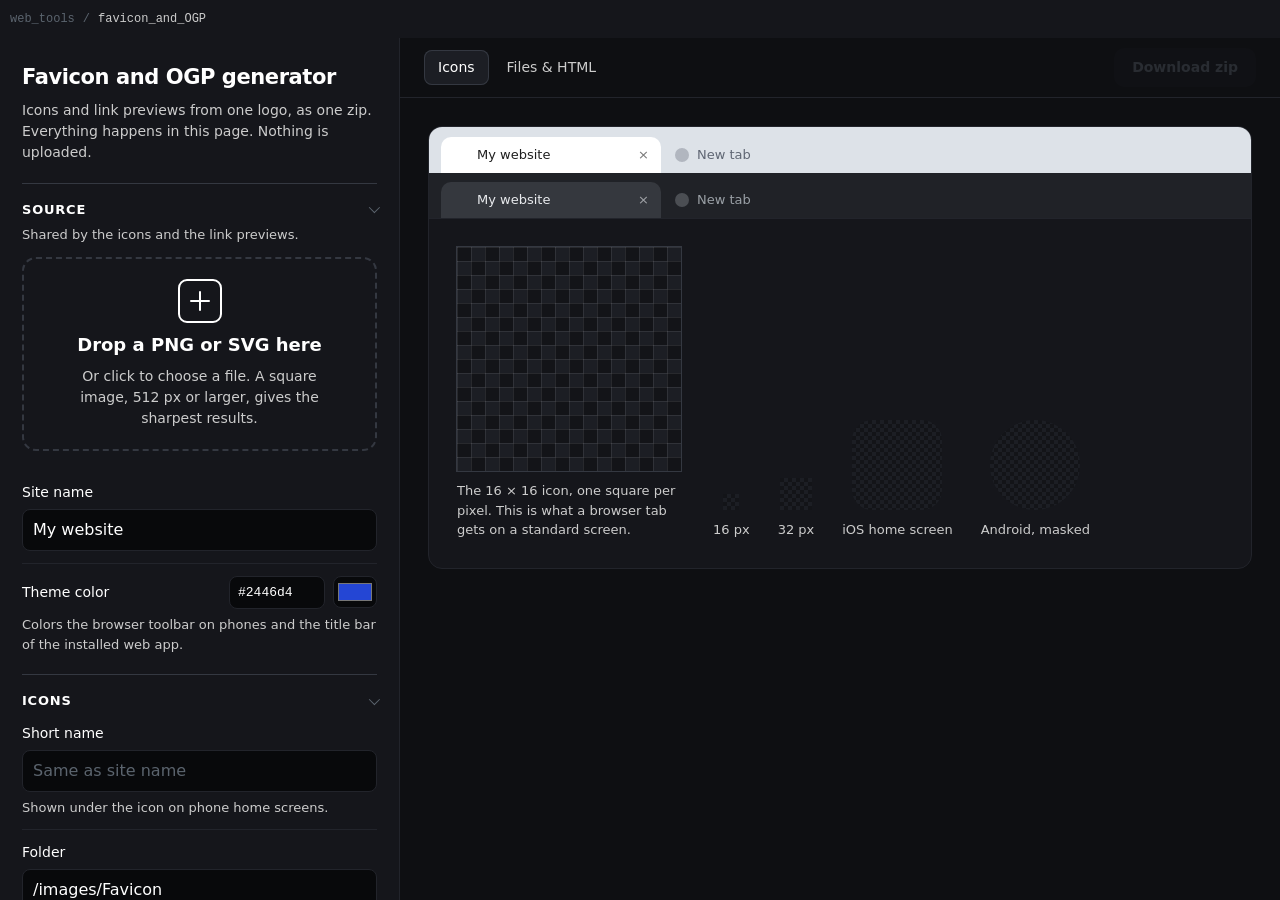
<file: source/favicon_and_OGP/index.html>
<!DOCTYPE html>
<html lang="en">
<head>
<meta charset="utf-8">
<meta name="viewport" content="width=device-width, initial-scale=1">
<title>Favicon and OGP generator</title>
<meta name="description" content="Make a favicon set and Open Graph link previews from one logo. Preview how links look on Google, X, Slack, WhatsApp and more. Runs in your browser.">
<link rel="canonical" href="https://woxroox.github.io/web_tools/source/favicon_and_OGP/">

<link rel="icon" href="../../images/Favicon/logo.ico" sizes="32x32">
<link rel="icon" href="../../images/Favicon/logo_96x96.png" type="image/png" sizes="96x96">
<link rel="icon" href="../../images/Favicon/logo.svg" type="image/svg+xml">
<link rel="apple-touch-icon" href="../../images/Favicon/logo_180x180.png">
<link rel="manifest" href="../../images/Favicon/site.webmanifest">
<meta name="theme-color" content="#0e0f12">

<meta property="og:type" content="website">
<meta property="og:site_name" content="web_tools">
<meta property="og:title" content="Favicon and OGP generator">
<meta property="og:description" content="Make a favicon set and Open Graph link previews from one logo. Runs in your browser.">
<meta property="og:url" content="https://woxroox.github.io/web_tools/source/favicon_and_OGP/">
<meta name="twitter:card" content="summary">

<link rel="stylesheet" href="../../styles/core.css">
<style>
body {
	margin: 0;
	background: var(--page);
	color: var(--ink);
	font-family: var(--sans);
	font-size: 16px;
	line-height: 1.5;
	-webkit-font-smoothing: antialiased;
}

:focus-visible {
	outline: 2px solid var(--accent);
	outline-offset: 2px;
}

/* App layout: settings sidebar on the left, output pane on the right.
   The layout fills the viewport and each side scrolls on its own. */

.app {
	display: grid;
	grid-template-columns: minmax(320px, 400px) minmax(0, 1fr);
	height: calc(100vh - 38px);
	height: calc(100dvh - 38px);
}

.sidebar {
	overflow-y: auto;
	padding: 24px 22px 48px;
	border-right: 1px solid var(--line);
	background: var(--surface);
}

.sidebar_header {
	margin-bottom: 20px;
}

.sidebar_header h1 {
	margin: 0 0 6px;
	font-size: 21px;
}

.sidebar_header p {
	margin: 0;
	color: var(--ink_soft);
	font-size: 14px;
}

.panel {
	padding: 4px 0 8px;
	border-top: 1px solid var(--line_strong);
}

.panel_title {
	display: flex;
	align-items: center;
	justify-content: space-between;
	padding: 12px 0;
	font-size: 13px;
	font-weight: 600;
	letter-spacing: 0.06em;
	text-transform: uppercase;
	list-style: none;
	cursor: pointer;
}

.panel_title::-webkit-details-marker {
	display: none;
}

.panel_title::after {
	content: "";
	width: 7px;
	height: 7px;
	border-right: 1.5px solid var(--ink_faint);
	border-bottom: 1.5px solid var(--ink_faint);
	transform: rotate(45deg) translateY(-2px);
	transition: transform 0.15s;
}

.panel:not([open]) > .panel_title::after {
	transform: rotate(-45deg);
}

.panel_note {
	margin: -6px 0 12px;
	color: var(--ink_soft);
	font-size: 13px;
}

.output_pane {
	display: flex;
	flex-direction: column;
	min-width: 0;
	min-height: 0;
}

.pane_header {
	display: flex;
	flex: none;
	align-items: center;
	justify-content: space-between;
	gap: 16px;
	padding: 10px 24px;
	border-bottom: 1px solid var(--line);
	background: var(--page);
}

.pane_tabs {
	display: flex;
	gap: 4px;
	overflow-x: auto;
}

.pane_tab {
	padding: 7px 14px;
	border: 0;
	border-radius: 8px;
	background: transparent;
	color: var(--ink_soft);
	font: inherit;
	font-size: 14px;
	font-weight: 500;
	white-space: nowrap;
	cursor: pointer;
}

.pane_tab:hover {
	background: var(--raised);
	color: var(--ink);
}

.pane_tab[aria-selected="true"] {
	background: var(--raised);
	color: var(--ink);
	box-shadow: inset 0 0 0 1px var(--line_strong);
}

.pane_tab[hidden] {
	display: none;
}

.pane_header .button_primary {
	flex: none;
	padding: 9px 18px;
	font-size: 14px;
}

.pane_body {
	flex: 1;
	overflow-y: auto;
	padding: 28px;
}

.view {
	max-width: 1100px;
	margin: 0 auto;
}

.view[hidden] {
	display: none;
}

.view:focus-visible {
	outline-offset: 6px;
}

/* Drop zone */

.drop_zone {
	display: flex;
	flex-direction: column;
	align-items: center;
	justify-content: center;
	gap: 8px;
	min-height: 180px;
	padding: 20px;
	border: 2px dashed var(--line_strong);
	border-radius: 14px;
	background: var(--surface);
	text-align: center;
	cursor: pointer;
	transition: border-color 0.15s, background-color 0.15s;
}

.drop_zone:hover,
.drop_zone.is_dragging {
	border-color: var(--accent);
	background: var(--accent_soft);
}

.drop_zone_art {
	color: var(--accent);
}

.drop_zone_thumb {
	display: none;
	width: 72px;
	height: 72px;
	object-fit: contain;
	background: var(--checker);
	background-size: 12px 12px;
	border-radius: 8px;
}

.drop_zone.has_source .drop_zone_art {
	display: none;
}

.drop_zone.has_source .drop_zone_thumb {
	display: block;
}

.drop_zone_title {
	font-size: 18px;
	font-weight: 600;
}

.drop_zone_hint {
	max-width: 30ch;
	color: var(--ink_soft);
	font-size: 14px;
}

.status {
	min-height: 1.5em;
	margin: 10px 2px 0;
	color: var(--ink_soft);
	font-size: 14px;
}

.status.is_error {
	color: var(--danger);
}

/* Settings */

.field {
	display: grid;
	gap: 6px;
	padding: 12px 0;
	border-top: 1px solid var(--line);
}

.field label {
	font-size: 14px;
	font-weight: 500;
}

.field_row {
	display: flex;
	align-items: center;
	justify-content: space-between;
	gap: 12px;
}

.color_control {
	display: flex;
	align-items: center;
	gap: 8px;
}

/* Higher specificity than input[type="text"] so the full-width rule doesn't win. */
.color_control input[type="text"] {
	width: 96px;
	padding: 6px 8px;
	font-family: var(--mono);
	font-size: 13px;
}

.color_control input[type="text"].is_invalid {
	border-color: var(--danger);
}

.field_error {
	margin: 0;
	color: var(--danger);
	font-size: 13px;
}

.field_value {
	color: var(--ink_soft);
	font-size: 14px;
	font-variant-numeric: tabular-nums;
}

.field_note {
	margin: 0;
	color: var(--ink_soft);
	font-size: 13px;
}

.field .check_row {
	display: flex;
	align-items: center;
	gap: 8px;
	font-weight: 400;
}

input[type="text"] {
	width: 100%;
	padding: 8px 10px;
	border: 1px solid var(--line);
	border-radius: 8px;
	background: var(--well);
	color: inherit;
	font: inherit;
}

input[type="text"]::placeholder {
	color: var(--ink_faint);
}

input[type="color"] {
	width: 44px;
	height: 32px;
	padding: 2px;
	border: 1px solid var(--line);
	border-radius: 8px;
	background: var(--well);
	cursor: pointer;
}

input[type="range"],
input[type="checkbox"] {
	accent-color: var(--ink);
}

input[type="range"] {
	width: 100%;
}

input[type="checkbox"] {
	width: 16px;
	height: 16px;
	margin: 0;
}

input:disabled {
	opacity: 0.4;
}

/* Preview */

.preview {
	overflow: hidden;
	background: var(--surface);
	border: 1px solid var(--line);
	border-radius: 14px;
}

.tab_strip {
	display: flex;
	align-items: flex-end;
	gap: 2px;
	height: 46px;
	padding: 0 12px;
	overflow: hidden;
}

.tab_strip_light {
	background: #dde2e8;
}

.tab_strip_dark {
	background: #202227;
	border-bottom: 1px solid var(--line);
}

.tab {
	display: flex;
	flex: 0 1 220px;
	align-items: center;
	gap: 8px;
	min-width: 0;
	height: 36px;
	padding: 0 12px;
	border-radius: 10px 10px 0 0;
	font-size: 13px;
}

.tab_strip_light .tab_active {
	background: #ffffff;
	color: #1f1f1f;
}

.tab_strip_dark .tab_active {
	background: #35383e;
	color: #e8eaed;
}

.tab_strip_light .tab_inactive {
	color: #5f6673;
}

.tab_strip_dark .tab_inactive {
	color: #9aa0a6;
}

.tab_icon {
	flex: none;
	width: 16px;
	height: 16px;
}

.tab_placeholder {
	flex: none;
	width: 14px;
	height: 14px;
	border-radius: 50%;
	background: currentColor;
	opacity: 0.35;
}

.tab_title {
	flex: 1;
	min-width: 0;
	overflow: hidden;
	white-space: nowrap;
	text-overflow: ellipsis;
}

.tab_close {
	opacity: 0.6;
}

.preview_body {
	display: grid;
	grid-template-columns: auto minmax(0, 1fr);
	gap: 32px;
	align-items: end;
	padding: 28px;
}

.zoom {
	margin: 0;
}

.zoom_frame {
	position: relative;
	width: 224px;
	height: 224px;
	background: var(--checker);
	background-size: 28px 28px;
	box-shadow: 0 0 0 1px var(--line_strong);
}

.zoom_frame canvas {
	display: block;
	width: 100%;
	height: 100%;
	image-rendering: crisp-edges;
	image-rendering: pixelated;
}

.zoom_frame::after {
	content: "";
	position: absolute;
	inset: 0;
	background-image: linear-gradient(to right, rgba(255, 255, 255, 0.09) 1px, transparent 1px), linear-gradient(to bottom, rgba(255, 255, 255, 0.09) 1px, transparent 1px);
	background-size: 14px 14px;
	pointer-events: none;
}

.zoom figcaption,
.ladder_item figcaption {
	color: var(--ink_soft);
	font-size: 13px;
}

.zoom figcaption {
	max-width: 224px;
	margin-top: 10px;
}

.ladder {
	display: flex;
	flex-wrap: wrap;
	align-items: flex-end;
	gap: 24px 28px;
}

.ladder_item {
	display: flex;
	flex-direction: column;
	align-items: center;
	gap: 10px;
	margin: 0;
}

.ladder_item canvas {
	display: block;
	background: var(--checker);
	background-size: 8px 8px;
}

.ladder_item .shape_apple {
	border-radius: 22.5%;
}

.ladder_item .shape_circle {
	border-radius: 50%;
}

/* Link previews */

.ogp_switch {
	display: flex;
	align-items: center;
	gap: 8px;
	margin-bottom: 8px;
	font-size: 14px;
	font-weight: 500;
	cursor: pointer;
}

.ogp_switch input {
	width: 16px;
	height: 16px;
	margin: 0;
}

#ogp_fields[hidden] {
	display: none;
}

.field_first {
	padding-top: 0;
	border-top: 0;
}

.field_label {
	font-size: 14px;
	font-weight: 500;
}

.field .sub_label {
	margin-top: 8px;
	color: var(--ink_soft);
	font-size: 13px;
	font-weight: 400;
}

.field textarea,
.field select {
	width: 100%;
	padding: 8px 10px;
	border: 1px solid var(--line);
	border-radius: 8px;
	background: var(--well);
	color: inherit;
	font: inherit;
}

.field textarea {
	resize: vertical;
	min-height: 72px;
}

.field_value.is_over {
	color: var(--warn);
}

.choice_row {
	display: flex;
	flex-wrap: wrap;
	gap: 6px 18px;
}

.choice_row input[type="radio"] {
	margin: 0;
}

#og_design_controls,
#og_upload_controls {
	display: grid;
	gap: 6px;
}

#og_design_controls[hidden],
#og_upload_controls[hidden] {
	display: none;
}

.drop_zone_small {
	min-height: 110px;
	margin-top: 6px;
	padding: 16px;
	border-radius: 10px;
}

.drop_zone_small .drop_zone_title {
	font-size: 15px;
}

.drop_zone_small.has_source {
	border-style: solid;
}

.checks {
	display: grid;
	gap: 8px;
	margin: 0 0 24px;
	padding: 0;
	list-style: none;
	font-size: 13.5px;
}

.checks li {
	display: grid;
	grid-template-columns: 8px minmax(0, 1fr);
	gap: 10px;
	align-items: baseline;
	color: var(--ink_soft);
}

.checks li::before {
	content: "";
	width: 8px;
	height: 8px;
	border-radius: 50%;
	background: var(--ink_faint);
}

.checks .check_warn::before {
	background: var(--warn);
}

.checks .check_ok::before {
	background: var(--ok);
}

.og_frames {
	display: grid;
	grid-template-columns: repeat(auto-fit, minmax(220px, 1fr));
	gap: 16px;
	align-items: start;
}

.og_frame {
	margin: 0;
}

.og_frame[hidden] {
	display: none;
}

.field .sub_check {
	margin-top: 10px;
}

.og_frame canvas {
	display: block;
	width: 100%;
	height: auto;
	border-radius: 8px;
	box-shadow: 0 0 0 1px var(--line_strong);
}

.og_frame figcaption {
	margin-top: 8px;
	color: var(--ink_soft);
	font-size: 13px;
	font-variant-numeric: tabular-nums;
}

.preview_note {
	margin-top: 24px;
}

.preview_note a {
	color: var(--ink_soft);
}

/* Platform mockups. Each one copies its app's own colors, so they
   sit on their own backgrounds rather than the site palette. */

.platform_grid {
	display: grid;
	grid-template-columns: repeat(auto-fill, minmax(290px, 1fr));
	gap: 24px 20px;
	margin-top: 28px;
	--embed_color: #2446d4;
}

.platform {
	min-width: 0;
	margin: 0;
}

.platform_name {
	margin: 0 0 8px;
	color: var(--ink_soft);
	font-size: 13px;
	font-weight: 500;
}

.mock {
	overflow: hidden;
	padding: 14px;
	border-radius: 10px;
	font-family: var(--sans);
	font-size: 14px;
	line-height: 1.35;
	overflow-wrap: anywhere;
}

.mock img {
	display: block;
	width: 100%;
	aspect-ratio: 1200 / 630;
	object-fit: cover;
}

.mock [hidden] {
	display: none !important;
}

.one_line {
	overflow: hidden;
	white-space: nowrap;
	text-overflow: ellipsis;
}

.clamp {
	display: -webkit-box;
	overflow: hidden;
	-webkit-box-orient: vertical;
	-webkit-line-clamp: 2;
}

.mock_google {
	background: #ffffff;
	color: #4d5156;
	font-family: Arial, var(--sans);
}

.g_source {
	display: flex;
	align-items: center;
	gap: 10px;
}

.g_favicon {
	display: grid;
	flex: none;
	place-items: center;
	width: 28px;
	height: 28px;
	border: 1px solid #dadce0;
	border-radius: 50%;
	background: #f1f3f4;
}

.mock .g_favicon img {
	width: 18px;
	height: 18px;
	aspect-ratio: auto;
	object-fit: contain;
}

.g_source_text {
	display: grid;
	min-width: 0;
}

.g_site {
	color: #202124;
	font-size: 14px;
}

.g_url {
	color: #4d5156;
	font-size: 12px;
}

.g_title {
	margin: 8px 0 3px;
	color: #1a0dab;
	font-size: 20px;
	line-height: 1.3;
}

.g_description {
	margin: 0;
	font-size: 14px;
	line-height: 1.58;
}

.mock_x {
	background: #000000;
	color: #e7e9ea;
}

.x_card {
	position: relative;
	overflow: hidden;
	border: 1px solid #2f3336;
	border-radius: 16px;
}

/* X crops large card images to about 2:1 in the timeline. */
.mock .x_card img {
	aspect-ratio: 2 / 1;
}

.x_title {
	position: absolute;
	bottom: 12px;
	left: 12px;
	max-width: calc(100% - 24px);
	padding: 1px 6px;
	border-radius: 4px;
	background: rgba(0, 0, 0, 0.77);
	color: #ffffff;
	font-size: 13px;
}

.x_from {
	margin-top: 6px;
	color: #71767b;
	font-size: 13px;
}

.mock_facebook {
	padding: 0;
	background: #ffffff;
	border: 1px solid #dddfe2;
}

.fb_meta {
	padding: 10px 12px;
	background: #f0f2f5;
}

.fb_domain {
	color: #65676b;
	font-size: 12px;
	text-transform: uppercase;
}

.fb_title {
	margin-top: 2px;
	color: #050505;
	font-size: 16px;
	font-weight: 600;
	line-height: 1.25;
}

.fb_description {
	margin-top: 2px;
	color: #65676b;
	font-size: 14px;
}

.mock_linkedin {
	padding: 0;
	background: #ffffff;
	border: 1px solid #e0dfdc;
}

.li_meta {
	padding: 8px 12px 10px;
}

.li_title {
	color: rgba(0, 0, 0, 0.9);
	font-size: 14px;
	font-weight: 600;
}

.li_domain {
	margin-top: 2px;
	color: rgba(0, 0, 0, 0.6);
	font-size: 12px;
}

.mock_slack {
	display: grid;
	grid-template-columns: 4px minmax(0, 1fr);
	gap: 12px;
	background: #ffffff;
	color: #1d1c1d;
	font-size: 15px;
	line-height: 1.45;
}

.slack_bar {
	border-radius: 4px;
	background: #dddddd;
}

.slack_body {
	min-width: 0;
}

.slack_site {
	display: flex;
	align-items: center;
	gap: 6px;
	font-weight: 700;
}

.mock .slack_favicon {
	flex: none;
	width: 16px;
	height: 16px;
	aspect-ratio: auto;
	border-radius: 3px;
	object-fit: contain;
}

.slack_title {
	color: #1264a3;
	font-weight: 700;
}

.slack_description {
	-webkit-line-clamp: 3;
}

.mock .slack_image {
	max-width: 360px;
	margin-top: 8px;
	border-radius: 8px;
}

.mock_discord {
	background: #313338;
	color: #dbdee1;
}

.discord_embed {
	padding: 10px 14px 14px 12px;
	border-left: 4px solid var(--embed_color);
	border-radius: 4px;
	background: #2b2d31;
}

.discord_site {
	color: #b5bac1;
	font-size: 12px;
}

.discord_title {
	margin: 6px 0 4px;
	color: #00a8fc;
	font-size: 15px;
	font-weight: 600;
}

.discord_description {
	font-size: 14px;
	-webkit-line-clamp: 4;
}

.mock .discord_image {
	margin-top: 14px;
	border-radius: 4px;
}

.mock_whatsapp {
	background: #efeae2;
	color: #111b21;
}

.wa_bubble {
	max-width: 92%;
	margin-left: auto;
	padding: 4px 4px 4px;
	border-radius: 8px;
	background: #d9fdd3;
	box-shadow: 0 1px 0.5px rgba(11, 20, 26, 0.13);
}

.wa_preview {
	overflow: hidden;
	border-radius: 6px;
	background: #d1f4cc;
}

.wa_meta {
	padding: 6px 10px 8px;
}

.wa_title {
	font-size: 14px;
	font-weight: 600;
}

.wa_description,
.wa_domain {
	color: #667781;
	font-size: 13px;
}

.wa_domain {
	margin-top: 2px;
	font-size: 12px;
}

.wa_link {
	padding: 6px 6px 0;
	color: #027eb5;
}

.wa_time {
	padding: 0 6px;
	color: #667781;
	font-size: 11px;
	text-align: right;
}

.mock_telegram {
	background: #b7cfa8;
	color: #000000;
}

.tg_bubble {
	max-width: 92%;
	margin-left: auto;
	padding: 8px 10px 10px;
	border-radius: 12px;
	background: #effdde;
}

.tg_link {
	color: #168acd;
}

.tg_preview {
	margin-top: 6px;
	padding-left: 8px;
	border-left: 3px solid #4fae4e;
}

.tg_site {
	color: #4fae4e;
	font-weight: 600;
}

.tg_title {
	font-weight: 600;
}

.tg_description {
	-webkit-line-clamp: 4;
}

.mock .tg_image {
	margin-top: 6px;
	border-radius: 6px;
}

.mock_imessage {
	background: #ffffff;
}

.im_card {
	overflow: hidden;
	max-width: 290px;
	margin-left: auto;
	border-radius: 18px;
	background: #e9e9eb;
}

.im_meta {
	padding: 8px 12px 10px;
}

.im_title {
	color: #000000;
	font-size: 14px;
	font-weight: 600;
}

.im_domain {
	color: #8e8e93;
	font-size: 12px;
}

/* Output */


.output_title {
	margin: 0 0 14px;
	font-size: 15px;
	font-weight: 600;
}

.file_group {
	padding: 14px 0 8px;
	border-top: 1px solid var(--line);
}

.file_group_header {
	display: flex;
	align-items: center;
	justify-content: space-between;
	gap: 12px;
}

.file_group_title {
	margin: 0;
	font-size: 15px;
	font-weight: 600;
}

.file_group_title label {
	display: flex;
	align-items: center;
	gap: 8px;
	cursor: pointer;
}

.file_group_count {
	flex: none;
	color: var(--ink_soft);
	font-size: 13px;
	font-variant-numeric: tabular-nums;
}

.file_group_description {
	margin: 2px 0 8px;
	color: var(--ink_soft);
	font-size: 13px;
}

.file_rows {
	margin: 0;
	padding: 0;
	list-style: none;
}

.file_rows li {
	display: grid;
	grid-template-columns: minmax(0, 330px) minmax(0, 1fr);
	gap: 16px;
	padding: 4px 0;
	font-size: 13.5px;
}

.file_rows li[hidden] {
	display: none;
}

.file_group.is_excluded .file_group_description,
.file_group.is_excluded .file_rows {
	opacity: 0.35;
}

.file_name {
	font-family: var(--mono);
	font-size: 12.5px;
	overflow-wrap: anywhere;
}

.file_note {
	color: var(--ink_soft);
}

.actions {
	display: flex;
	flex-wrap: wrap;
	align-items: center;
	gap: 12px 16px;
	padding-top: 20px;
	border-top: 1px solid var(--line);
}

.actions_hint {
	margin: -6px 0 16px;
	color: var(--ink_soft);
	font-size: 14px;
}

.button_primary {
	padding: 12px 22px;
	border: 0;
	border-radius: 10px;
	background: var(--ink);
	color: var(--page);
	font: inherit;
	font-weight: 600;
	cursor: pointer;
}

.button_primary:hover {
	background: var(--ink);
	color: var(--page);
	box-shadow: var(--shadow);
}

.button_primary:disabled {
	background: var(--surface);
	color: var(--ink_faint);
	cursor: not-allowed;
}

.button_secondary {
	padding: 6px 12px;
	border: 1px solid var(--line_strong);
	border-radius: 8px;
	background: transparent;
	color: var(--ink);
	font: inherit;
	font-size: 13px;
	cursor: pointer;
}

.button_secondary:hover {
	border-color: var(--accent);
}

.snippet {
	margin-top: 32px;
}

.snippet pre {
	margin: 12px 0 10px;
	padding: 14px 16px;
	overflow-x: auto;
	background: var(--well);
	border: 1px solid var(--line);
	border-radius: 10px;
	font-family: var(--mono);
	font-size: 12.5px;
	line-height: 1.6;
}

/* Narrow screens: back to one stacked column that scrolls as a page.
   The tab bar and download button stay pinned at the top of the output. */
@media (max-width: 900px) {
	.app {
		display: block;
		height: auto;
	}

	.sidebar {
		overflow: visible;
		border-right: 0;
		border-bottom: 1px solid var(--line);
	}

	.pane_header {
		position: sticky;
		top: 0;
		z-index: 1;
	}

	.pane_body {
		overflow: visible;
	}

	.preview_body {
		grid-template-columns: 1fr;
	}
}

@media (max-width: 520px) {
	.pane_header,
	.pane_body,
	.preview_body {
		padding-right: 16px;
		padding-left: 16px;
	}

	.pane_header {
		gap: 8px;
	}

	.pane_tab {
		padding: 6px 9px;
		font-size: 13px;
	}

	.pane_header .button_primary {
		padding: 8px 12px;
		font-size: 13px;
	}

	.file_rows li {
		grid-template-columns: 1fr;
		gap: 0;
		padding: 5px 0;
	}
}

@media (prefers-reduced-motion: reduce) {
	.drop_zone {
		transition: none;
	}
}
</style>
</head>
<body>

<nav class="site_bar">
	<a href="../../index.html">web_tools</a>
	<span>/</span>
	<strong>favicon_and_OGP</strong>
</nav>

<main class="app">
	<aside class="sidebar" aria-label="Settings">
		<header class="sidebar_header">
			<h1>Favicon and OGP generator</h1>
			<p>Icons and link previews from one logo, as one zip. Everything happens in this page. Nothing is uploaded.</p>
		</header>

		<details class="panel" open>
			<summary class="panel_title">Source</summary>
			<p class="panel_note">Shared by the icons and the link previews.</p>
			<label class="drop_zone" id="drop_zone" tabindex="0">
				<input type="file" id="file_input" accept=".png,.svg,image/png,image/svg+xml" hidden>
				<svg class="drop_zone_art" width="44" height="44" viewBox="0 0 44 44" aria-hidden="true">
					<rect x="1" y="1" width="42" height="42" rx="8" fill="none" stroke="currentColor" stroke-width="2"/>
					<path d="M22 13v18M13 22h18" stroke="currentColor" stroke-width="2" stroke-linecap="round"/>
				</svg>
				<img class="drop_zone_thumb" id="drop_zone_thumb" alt="">
				<span class="drop_zone_title" id="drop_zone_title">Drop a PNG or SVG here</span>
				<span class="drop_zone_hint">Or click to choose a file. A square image, 512 px or larger, gives the sharpest results.</span>
			</label>
			<p class="status" id="source_status" role="status"></p>

			<div class="field field_first">
				<label for="site_name_input">Site name</label>
				<input type="text" id="site_name_input" value="My website" autocomplete="off">
			</div>

			<div class="field">
				<div class="field_row">
					<label for="theme_color_input">Theme color</label>
					<span class="color_control">
						<input type="text" id="theme_color_hex" aria-label="Theme color hex value" aria-describedby="theme_color_error" maxlength="7" spellcheck="false" autocomplete="off">
						<input type="color" id="theme_color_input" value="#2446d4">
					</span>
				</div>
				<p class="field_error" id="theme_color_error" hidden>Enter a hex value like #2446d4 or #fff.</p>
				<p class="field_note">Colors the browser toolbar on phones and the title bar of the installed web app.</p>
			</div>
		</details>

		<details class="panel" open data-tab="icons">
			<summary class="panel_title">Icons</summary>
			<div class="field field_first">
				<label for="short_name_input">Short name</label>
				<input type="text" id="short_name_input" placeholder="Same as site name" autocomplete="off">
				<p class="field_note">Shown under the icon on phone home screens.</p>
			</div>

			<div class="field">
				<label for="folder_input">Folder</label>
				<input type="text" id="folder_input" value="/images/Favicon" spellcheck="false" autocomplete="off">
				<p class="field_note">Where the icons live on your site.</p>
			</div>

			<div class="field">
				<label for="file_prefix_input">File name</label>
				<input type="text" id="file_prefix_input" value="logo" spellcheck="false" autocomplete="off">
				<p class="field_note" id="file_prefix_note"></p>
			</div>

			<div class="field">
				<label class="check_row">
					<input type="checkbox" id="ico_at_root_input" checked>
					Keep the ICO as /favicon.ico
				</label>
				<p class="field_note">Recommended. Browsers showing non-HTML pages, like PDFs, and tools like RSS readers request /favicon.ico directly without reading your HTML. Untick to name it like the other files.</p>
			</div>

			<div class="field">
				<div class="field_row">
					<label for="background_color_input">Background color</label>
					<span class="color_control">
						<input type="text" id="background_color_hex" aria-label="Background color hex value" aria-describedby="background_color_error" maxlength="7" spellcheck="false" autocomplete="off">
						<input type="color" id="background_color_input" value="#ffffff">
					</span>
				</div>
				<p class="field_error" id="background_color_error" hidden>Enter a hex value like #ffffff or #fff.</p>
				<label class="check_row">
					<input type="checkbox" id="transparent_input" checked>
					Keep the favicon and web app icons transparent
				</label>
				<p class="field_note">Apple and maskable Android icons always use this color, because those platforms don't support transparency.</p>
			</div>

			<div class="field">
				<div class="field_row">
					<label for="padding_input">Padding</label>
					<span class="field_value" id="padding_value"></span>
				</div>
				<input type="range" id="padding_input" min="0" max="25" step="1" value="0">
			</div>

			<div class="field">
				<div class="field_row">
					<label for="radius_input">Corner radius</label>
					<span class="field_value" id="radius_value"></span>
				</div>
				<input type="range" id="radius_input" min="0" max="50" step="1" value="0">
				<p class="field_note" id="radius_note">Turn off transparency to round the background.</p>
			</div>
		</details>

		<details class="panel" open data-tab="links">
			<summary class="panel_title">Link previews</summary>
			<label class="check_row ogp_switch">
				<input type="checkbox" id="ogp_toggle">
				Include Open Graph tags and share images
			</label>
			<div id="ogp_fields" hidden>
				<div class="field field_first">
					<div class="field_row">
						<label for="page_title_input">Page title</label>
						<span class="field_value" id="page_title_count"></span>
					</div>
					<input type="text" id="page_title_input" placeholder="Same as site name" autocomplete="off">
					<p class="field_note">Used for the title tag, og:title and the browser tab in the Icons view.</p>
				</div>

				<div class="field">
					<div class="field_row">
						<label for="description_input">Description</label>
						<span class="field_value" id="description_count"></span>
					</div>
					<textarea id="description_input" rows="3" placeholder="One or two sentences about the page"></textarea>
				</div>

				<div class="field">
					<label for="page_url_input">Page URL</label>
					<input type="text" id="page_url_input" inputmode="url" placeholder="https://example.com/" spellcheck="false" autocomplete="off">
					<p class="field_note">The full address of the page. Platforms need it to find the image.</p>
				</div>

				<div class="field">
					<label for="x_handle_input">X account</label>
					<input type="text" id="x_handle_input" placeholder="@yourname, optional" spellcheck="false" autocomplete="off">
				</div>

				<div class="field">
					<span class="field_label">Image</span>
					<div class="choice_row">
						<label class="check_row">
							<input type="radio" name="og_image_mode" value="design" checked>
							Design from logo
						</label>
						<label class="check_row">
							<input type="radio" name="og_image_mode" value="upload">
							Upload an image
						</label>
					</div>

					<div id="og_design_controls">
						<label class="sub_label" for="og_layout_input">Layout</label>
						<select id="og_layout_input">
							<option value="centered">Logo above title</option>
							<option value="split">Logo beside text</option>
							<option value="text">Text first</option>
						</select>
						<p class="field_note">Uses the logo, site name and theme color from Source.</p>
					</div>

					<div id="og_upload_controls" hidden>
						<label class="drop_zone drop_zone_small" id="og_drop_zone" tabindex="0">
							<input type="file" id="og_file_input" accept=".png,.jpg,.jpeg,.webp,image/png,image/jpeg,image/webp" hidden>
							<span class="drop_zone_title" id="og_drop_title">Drop a PNG, JPG or WebP</span>
							<span class="drop_zone_hint">Or click to choose. 1200 × 630 or larger. It is cropped from the center to fit each size.</span>
						</label>
					</div>

					<label class="check_row sub_check">
						<input type="checkbox" id="x_image_input" checked>
						Separate 1600 × 900 image for X
					</label>
					<p class="field_note">Linked with twitter:image. Without it, X uses the 1200 × 630 image.</p>
				</div>

				<div class="field">
					<label for="og_alt_input">Image description</label>
					<input type="text" id="og_alt_input" placeholder="Logo on a blue background" autocomplete="off">
					<p class="field_note">Describe what is in the picture, not a slogan. Screen readers read it out. Written to og:image:alt and twitter:image:alt.</p>
				</div>

				<div class="field">
					<label for="locale_input">Language and region</label>
					<input type="text" id="locale_input" placeholder="en_US, optional" spellcheck="false" autocomplete="off">
					<p class="field_note">Written to og:locale. Language, underscore, country.</p>
				</div>
			</div>
		</details>
	</aside>

	<section class="output_pane" aria-label="Output">
		<div class="pane_header">
			<div class="pane_tabs" role="tablist" aria-label="Output views">
				<button type="button" class="pane_tab" role="tab" id="tab_icons" aria-controls="view_icons" aria-selected="true" data-tab="icons">Icons</button>
				<button type="button" class="pane_tab" role="tab" id="tab_links" aria-controls="view_links" aria-selected="false" tabindex="-1" data-tab="links" hidden>Link previews</button>
				<button type="button" class="pane_tab" role="tab" id="tab_files" aria-controls="view_files" aria-selected="false" tabindex="-1" data-tab="files">Files &amp; HTML</button>
			</div>
			<button type="button" class="button_primary" id="download_button" title="Add a logo in Source first" disabled>Download zip</button>
		</div>

		<div class="pane_body">
			<div class="view preview" role="tabpanel" id="view_icons" aria-labelledby="tab_icons" tabindex="0">
				<div class="tab_strip tab_strip_light" aria-hidden="true">
					<div class="tab tab_active">
						<canvas class="tab_icon" width="32" height="32"></canvas>
						<span class="tab_title"></span>
						<span class="tab_close">×</span>
					</div>
					<div class="tab tab_inactive">
						<span class="tab_placeholder"></span>
						<span class="tab_title">New tab</span>
					</div>
				</div>
				<div class="tab_strip tab_strip_dark" aria-hidden="true">
					<div class="tab tab_active">
						<canvas class="tab_icon" width="32" height="32"></canvas>
						<span class="tab_title"></span>
						<span class="tab_close">×</span>
					</div>
					<div class="tab tab_inactive">
						<span class="tab_placeholder"></span>
						<span class="tab_title">New tab</span>
					</div>
				</div>

				<div class="preview_body">
					<figure class="zoom">
						<div class="zoom_frame">
							<canvas id="zoom_canvas" width="16" height="16"></canvas>
						</div>
						<figcaption>The 16 × 16 icon, one square per pixel. This is what a browser tab gets on a standard screen.</figcaption>
					</figure>
					<div class="ladder" id="ladder"></div>
				</div>
			</div>

			<div class="view" role="tabpanel" id="view_links" aria-labelledby="tab_links" tabindex="0" hidden>
				<ul class="checks" id="checks" aria-live="polite"></ul>

				<div class="og_frames">
					<figure class="og_frame">
						<canvas id="og_canvas" width="1200" height="630"></canvas>
						<figcaption id="og_caption"></figcaption>
					</figure>
					<figure class="og_frame" id="x_frame">
						<canvas id="x_canvas" width="1600" height="900"></canvas>
						<figcaption id="x_caption"></figcaption>
					</figure>
				</div>

				<div class="platform_grid" id="platform_grid">
					<article class="platform">
						<h3 class="platform_name">Google Search</h3>
						<div class="mock mock_google">
							<div class="g_source">
								<span class="g_favicon"><img data-bind="favicon" alt=""></span>
								<span class="g_source_text">
									<span class="g_site one_line" data-bind="site_name"></span>
									<span class="g_url one_line" data-bind="display_url"></span>
								</span>
							</div>
							<div class="g_title one_line" data-bind="title"></div>
							<p class="g_description clamp" data-bind="description"></p>
						</div>
					</article>

					<article class="platform">
						<h3 class="platform_name">X</h3>
						<div class="mock mock_x">
							<div class="x_card">
								<img data-bind="x_image" alt="">
								<span class="x_title one_line" data-bind="title"></span>
							</div>
							<div class="x_from">From <span data-bind="domain"></span></div>
						</div>
					</article>

					<article class="platform">
						<h3 class="platform_name">Facebook</h3>
						<div class="mock mock_facebook">
							<img data-bind="image" alt="">
							<div class="fb_meta">
								<div class="fb_domain one_line" data-bind="domain"></div>
								<div class="fb_title clamp" data-bind="title"></div>
								<div class="fb_description one_line" data-bind="description"></div>
							</div>
						</div>
					</article>

					<article class="platform">
						<h3 class="platform_name">LinkedIn</h3>
						<div class="mock mock_linkedin">
							<img data-bind="image" alt="">
							<div class="li_meta">
								<div class="li_title clamp" data-bind="title"></div>
								<div class="li_domain one_line" data-bind="domain"></div>
							</div>
						</div>
					</article>

					<article class="platform">
						<h3 class="platform_name">Slack</h3>
						<div class="mock mock_slack">
							<div class="slack_bar"></div>
							<div class="slack_body">
								<div class="slack_site">
									<img class="slack_favicon" data-bind="favicon" alt="">
									<span class="one_line" data-bind="site_name"></span>
								</div>
								<div class="slack_title" data-bind="title"></div>
								<div class="slack_description clamp" data-bind="description"></div>
								<img class="slack_image" data-bind="image" alt="">
							</div>
						</div>
					</article>

					<article class="platform">
						<h3 class="platform_name">Discord</h3>
						<div class="mock mock_discord">
							<div class="discord_embed">
								<div class="discord_site one_line" data-bind="site_name"></div>
								<div class="discord_title" data-bind="title"></div>
								<div class="discord_description clamp" data-bind="description"></div>
								<img class="discord_image" data-bind="image" alt="">
							</div>
						</div>
					</article>

					<article class="platform">
						<h3 class="platform_name">WhatsApp</h3>
						<div class="mock mock_whatsapp">
							<div class="wa_bubble">
								<div class="wa_preview">
									<img data-bind="image" alt="">
									<div class="wa_meta">
										<div class="wa_title clamp" data-bind="title"></div>
										<div class="wa_description clamp" data-bind="description"></div>
										<div class="wa_domain one_line" data-bind="domain"></div>
									</div>
								</div>
								<div class="wa_link" data-bind="url"></div>
								<div class="wa_time">12:04</div>
							</div>
						</div>
					</article>

					<article class="platform">
						<h3 class="platform_name">Telegram</h3>
						<div class="mock mock_telegram">
							<div class="tg_bubble">
								<div class="tg_link" data-bind="url"></div>
								<div class="tg_preview">
									<div class="tg_site one_line" data-bind="site_name"></div>
									<div class="tg_title" data-bind="title"></div>
									<div class="tg_description clamp" data-bind="description"></div>
									<img class="tg_image" data-bind="image" alt="">
								</div>
							</div>
						</div>
					</article>

					<article class="platform">
						<h3 class="platform_name">iMessage</h3>
						<div class="mock mock_imessage">
							<div class="im_card">
								<img data-bind="image" alt="">
								<div class="im_meta">
									<div class="im_title clamp" data-bind="title"></div>
									<div class="im_domain one_line" data-bind="domain"></div>
								</div>
							</div>
						</div>
					</article>
				</div>

				<p class="field_note preview_note">Close approximations. Each app changes its layout from time to time, and caches a link's preview once it has fetched it. After you publish changes, refresh the cache with the <a href="https://developers.facebook.com/tools/debug/" target="_blank" rel="noopener">Facebook Sharing Debugger</a> or <a href="https://www.linkedin.com/post-inspector/" target="_blank" rel="noopener">LinkedIn Post Inspector</a>.</p>
			</div>

			<div class="view output" role="tabpanel" id="view_files" aria-labelledby="tab_files" tabindex="0" hidden>
				<h2 class="output_title">Files in the zip</h2>
				<p class="actions_hint" id="download_hint">Add a logo in Source to enable the download.</p>
				<div id="file_groups"></div>

				<div class="snippet">
					<h2 class="output_title">HTML for your page's head</h2>
					<pre><code id="snippet_code"></code></pre>
					<button type="button" class="button_secondary" id="copy_button">Copy HTML</button>
				</div>
			</div>
		</div>
	</section>
</main>

<script>
const drop_zone = document.getElementById('drop_zone');
const drop_zone_thumb = document.getElementById('drop_zone_thumb');
const drop_zone_title = document.getElementById('drop_zone_title');
const file_input = document.getElementById('file_input');
const source_status = document.getElementById('source_status');
const site_name_input = document.getElementById('site_name_input');
const short_name_input = document.getElementById('short_name_input');
const folder_input = document.getElementById('folder_input');
const file_prefix_input = document.getElementById('file_prefix_input');
const file_prefix_note = document.getElementById('file_prefix_note');
const ico_at_root_input = document.getElementById('ico_at_root_input');
const theme_color_input = document.getElementById('theme_color_input');
const theme_color_hex = document.getElementById('theme_color_hex');
const theme_color_error = document.getElementById('theme_color_error');
const background_color_input = document.getElementById('background_color_input');
const background_color_hex = document.getElementById('background_color_hex');
const background_color_error = document.getElementById('background_color_error');
const transparent_input = document.getElementById('transparent_input');
const padding_input = document.getElementById('padding_input');
const padding_value = document.getElementById('padding_value');
const radius_input = document.getElementById('radius_input');
const radius_value = document.getElementById('radius_value');
const radius_note = document.getElementById('radius_note');
const tab_icons = document.querySelectorAll('.tab_icon');
const tab_titles = document.querySelectorAll('.tab_active .tab_title');
const zoom_canvas = document.getElementById('zoom_canvas');
const ladder = document.getElementById('ladder');
const file_groups = document.getElementById('file_groups');
const download_button = document.getElementById('download_button');
const download_hint = document.getElementById('download_hint');
const snippet_code = document.getElementById('snippet_code');
const copy_button = document.getElementById('copy_button');
const ogp_toggle = document.getElementById('ogp_toggle');
const ogp_fields = document.getElementById('ogp_fields');
const sidebar = document.querySelector('.sidebar');
const pane_tabs = document.querySelectorAll('.pane_tab');
const tab_links = document.getElementById('tab_links');
const page_title_input = document.getElementById('page_title_input');
const page_title_count = document.getElementById('page_title_count');
const description_input = document.getElementById('description_input');
const description_count = document.getElementById('description_count');
const page_url_input = document.getElementById('page_url_input');
const x_handle_input = document.getElementById('x_handle_input');
const og_mode_inputs = document.querySelectorAll('input[name="og_image_mode"]');
const og_design_controls = document.getElementById('og_design_controls');
const og_upload_controls = document.getElementById('og_upload_controls');
const og_layout_input = document.getElementById('og_layout_input');
const og_drop_zone = document.getElementById('og_drop_zone');
const og_drop_title = document.getElementById('og_drop_title');
const og_file_input = document.getElementById('og_file_input');
const og_alt_input = document.getElementById('og_alt_input');
const og_canvas = document.getElementById('og_canvas');
const og_caption = document.getElementById('og_caption');
const x_image_input = document.getElementById('x_image_input');
const x_frame = document.getElementById('x_frame');
const x_canvas = document.getElementById('x_canvas');
const x_caption = document.getElementById('x_caption');
const locale_input = document.getElementById('locale_input');
const checks_list = document.getElementById('checks');
const platform_grid = document.getElementById('platform_grid');
const bound_elements = platform_grid.querySelectorAll('[data-bind]');

const text_encoder = new TextEncoder();

// Current source image. Everything is rendered from these.
let source_image = null;
let source_width = 0;
let source_height = 0;
let source_is_svg = false;
let source_svg_text = '';
let source_object_url = '';

let render_pending = false;
let drag_depth = 0;

// Open Graph image state. The canvas is redrawn on every change, but encoding it to a file
// is slower, so that waits until typing pauses. The encoded file feeds the platform previews.
// Layouts are designed at 630 px tall and scaled, so every size shares the same drawing code.
const og_design_height = 630;
const og_font_family = 'system-ui, -apple-system, "Segoe UI", Roboto, Helvetica, Arial, sans-serif';
// WhatsApp is known to skip preview images above roughly this size.
const og_size_limit = 300 * 1024;
let og_upload = null;
let og_encode_timer = 0;
let og_encoding = false;

// Every share image the tool makes. blob_url and byte_size are filled in after encoding.
const share_images = [
	{ id: 'og_image', width: 1200, height: 630, canvas: og_canvas, caption: og_caption, blob_url: '', byte_size: 0 },
	{ id: 'x_image', width: 1600, height: 900, canvas: x_canvas, caption: x_caption, blob_url: '', byte_size: 0 }
];

function find_share_image(id) {
	return share_images.find((image) => image.id === id);
}

function is_share_image_enabled(image, settings) {
	return image.id === 'og_image' || settings.ogp.x_image;
}

/* ---------- Output plan ---------- */

// Frames stored inside the ICO file. Only legacy browsers and tools read it.
const ico_sizes = [16, 32];

function png_file(id, suffix, size, style_key, note) {
	return { id: id, suffix: suffix, type: 'png', width: size, height: size, style_key: style_key, note: note };
}

// Every file in the zip, grouped by who uses it.
// suffix is appended to the chosen file name ("logo" + "_192x192.png").
// fixed_name ignores the chosen name.
// style_key picks a drawing style from get_styles().
const output_groups = [
	{
		key: 'browser',
		title: 'Browsers and search engines',
		optional: false,
		description: 'Tabs, bookmarks, history and search results.',
		files: [
			{ id: 'ico', type: 'ico', suffix: '.ico', note: 'Legacy browsers and tools that don\'t read SVG' },
			png_file('png_96', '_96x96.png', 96, 'favicon', 'Google Search, which wants 48 px or larger and does not list SVG as a format'),
			{ id: 'svg', type: 'svg', suffix: '.svg', note: 'Modern browsers, sharp at every size' }
		]
	},
	{
		key: 'apple',
		title: 'Apple devices',
		optional: true,
		description: 'Home screen icon for iPhone and iPad. iOS scales this one file for every device.',
		files: [
			png_file('apple', '_180x180.png', 180, 'apple', 'Linked with rel="apple-touch-icon"')
		]
	},
	{
		key: 'manifest',
		title: 'Installable web app',
		optional: true,
		description: 'Icons for Android home screens, install prompts and splash screens.',
		files: [
			png_file('icon_192', '_192x192.png', 192, 'favicon', 'Home screen'),
			png_file('icon_512', '_512x512.png', 512, 'favicon', 'Install prompts and splash screens'),
			png_file('icon_512_maskable', '_512x512_maskable.png', 512, 'maskable', 'Launchers that crop icons into circles or other shapes'),
			{ id: 'manifest', type: 'manifest', fixed_name: 'site.webmanifest', note: 'Name, colors and the icon list' }
		]
	},
	{
		key: 'ogp',
		title: 'Social link previews',
		optional: false,
		description: 'The picture chats, feeds and search results show next to a link to your site.',
		files: [
			{ id: 'og_image', type: 'share_image', suffix: '_OGP_1200x630.', note: '1200 × 630, linked with og:image' },
			{ id: 'x_image', type: 'share_image', suffix: '_OGP_1600x900.', note: '1600 × 900, linked with twitter:image' }
		]
	}
];

// Preview icons shown next to the magnified view.
const ladder_items = [
	{ width: 16, height: 16, display_width: 16, style_key: 'favicon', shape: 'plain', caption: '16 px' },
	{ width: 32, height: 32, display_width: 32, style_key: 'favicon', shape: 'plain', caption: '32 px' },
	{ width: 180, height: 180, display_width: 90, style_key: 'apple', shape: 'apple', caption: 'iOS home screen' },
	{ width: 180, height: 180, display_width: 90, style_key: 'maskable', shape: 'circle', caption: 'Android, masked' }
];

function is_file_enabled(file, settings) {
	if (file.type === 'svg') {
		return source_is_svg;
	}
	if (file.type === 'share_image') {
		return is_share_image_enabled(find_share_image(file.id), settings);
	}
	return true;
}

function get_group_files(group, settings) {
	return group.files.filter((file) => is_file_enabled(file, settings));
}

function find_group(key) {
	return output_groups.find((group) => group.key === key);
}

function find_file(id) {
	for (const group of output_groups) {
		const match = group.files.find((file) => file.id === id);
		if (match) {
			return match;
		}
	}
	return null;
}

// "/images//Favicon/ " becomes "images/Favicon". Unsafe characters become "_", and "." or ".." segments are dropped.
function normalize_folder(value) {
	return value
		.split(/[\\/]+/)
		.map((segment) => segment.trim().replace(/[^A-Za-z0-9._-]/g, '_'))
		.filter((segment) => segment !== '' && segment !== '.' && segment !== '..')
		.join('/');
}

function normalize_file_prefix(value) {
	const clean = value.trim().replace(/[^A-Za-z0-9._-]/g, '_');
	return clean || 'logo';
}

// Path inside the zip, e.g. "images/Favicon/logo_192x192.png". Prefix with "/" for the URL.
function get_file_path(file, settings) {
	// The one exception: the conventional /favicon.ico location, unless the user opts out.
	if (file.type === 'ico' && settings.ico_at_root) {
		return 'favicon.ico';
	}
	const suffix = file.type === 'share_image' ? file.suffix + settings.ogp.extension : file.suffix;
	const file_name = file.fixed_name || settings.file_prefix + suffix;
	if (settings.folder === '') {
		return file_name;
	}
	return settings.folder + '/' + file_name;
}

function get_file_url(id, settings) {
	return '/' + get_file_path(find_file(id), settings);
}

/* ---------- Settings ---------- */

function read_settings() {
	const site_name = site_name_input.value.trim() || 'My website';
	const ogp = read_ogp_settings(site_name);
	const groups = {};
	for (const group of output_groups) {
		if (group.key === 'ogp') {
			groups[group.key] = ogp.enabled;
		} else {
			groups[group.key] = !group.optional || group.checkbox.checked;
		}
	}
	return {
		site_name: site_name,
		short_name: short_name_input.value.trim() || site_name,
		folder: normalize_folder(folder_input.value),
		file_prefix: normalize_file_prefix(file_prefix_input.value),
		ico_at_root: ico_at_root_input.checked,
		theme_color: theme_color_input.value,
		background_color: background_color_input.value,
		transparent: transparent_input.checked,
		padding: Number(padding_input.value),
		radius: Number(radius_input.value),
		groups: groups,
		ogp: ogp
	};
}

// new URL() lowercases the host. Hosts are case-insensitive, so "MySite.com" and "mysite.com"
// are the same address, but people write them styled. This keeps the host exactly as typed
// whenever it only differs from the parsed one by case.
function get_typed_host(candidate, url) {
	const after_scheme = candidate.slice(candidate.indexOf('//') + 2);
	const authority = after_scheme.split(/[/?#]/)[0];
	const host = authority.slice(authority.lastIndexOf('@') + 1);
	return host.toLowerCase() === url.host ? host : url.host;
}

// Returns the page address parts used everywhere else. The URL object does the validation and
// encoding. The strings keep the typed casing of the host.
function make_page_url(url, host) {
	const origin = url.protocol + '//' + host;
	return {
		url: url,
		protocol: url.protocol,
		host: host,
		origin: origin,
		href: origin + url.pathname + url.search + url.hash
	};
}

// Adds https:// when the scheme is missing, so "example.com/blog" still works. Returns page URL parts or null.
function parse_page_url(value) {
	const text = value.trim();
	if (text === '') {
		return null;
	}
	const candidate = /^[a-z][a-z0-9+.-]*:\/\//i.test(text) ? text : 'https://' + text;
	try {
		const url = new URL(candidate);
		if ((url.protocol !== 'https:' && url.protocol !== 'http:') || !url.hostname.includes('.')) {
			return null;
		}
		return make_page_url(url, get_typed_host(candidate, url));
	} catch (error) {
		return null;
	}
}

// X usernames are 1 to 15 letters, digits or underscores. Returns "@name", "" when empty, or null when invalid.
function normalize_x_handle(value) {
	const text = value.trim().replace(/^@/, '').replace(/^https?:\/\/(www\.)?(x|twitter)\.com\//i, '');
	if (text === '') {
		return '';
	}
	return /^[A-Za-z0-9_]{1,15}$/.test(text) ? '@' + text : null;
}

// Accepts "en_US" or "en-us" and returns "en_US". Returns "" when empty, or null when invalid.
function normalize_locale(value) {
	const match = /^([a-z]{2,3})[_-]([a-z]{2})$/i.exec(value.trim());
	if (value.trim() === '') {
		return '';
	}
	return match ? match[1].toLowerCase() + '_' + match[2].toUpperCase() : null;
}

function read_ogp_settings(site_name) {
	const selected_mode = document.querySelector('input[name="og_image_mode"]:checked').value;
	// Without an uploaded file yet, fall back to the designed image so there is always something to share.
	const image_mode = selected_mode === 'upload' && og_upload ? 'upload' : 'design';
	const page_url = parse_page_url(page_url_input.value);
	return {
		enabled: ogp_toggle.checked,
		title_input: page_title_input.value.trim(),
		title: page_title_input.value.trim() || site_name,
		description: description_input.value.trim().replace(/\s+/g, ' '),
		url_text: page_url_input.value.trim(),
		page_url: page_url,
		// Placeholder so the snippet stays readable before a URL is entered. The checks flag it.
		effective_url: page_url || make_page_url(new URL('https://example.com/'), 'example.com'),
		x_handle: normalize_x_handle(x_handle_input.value),
		x_image: x_image_input.checked,
		locale: normalize_locale(locale_input.value),
		selected_mode: selected_mode,
		image_mode: image_mode,
		layout: og_layout_input.value,
		alt: og_alt_input.value.trim(),
		// Flat designed art compresses best as PNG. Photos are far smaller as JPEG.
		mime: image_mode === 'upload' ? 'image/jpeg' : 'image/png',
		extension: image_mode === 'upload' ? 'jpg' : 'png'
	};
}

function get_styles(settings) {
	return {
		favicon: {
			background: settings.transparent ? null : settings.background_color,
			padding: settings.padding,
			radius: settings.transparent ? 0 : settings.radius
		},
		// iOS adds its own rounded mask, so the square stays square.
		apple: {
			background: settings.background_color,
			padding: settings.padding,
			radius: 0
		},
		// The maskable safe zone is a centered circle 80% of the icon's width (409 of 512 px),
		// so keep at least 10% on each side. The circle preview shows anything that gets cut off.
		maskable: {
			background: settings.background_color,
			padding: Math.max(settings.padding, 10),
			radius: 0
		}
	};
}

/* ---------- Rendering ---------- */

function trace_rounded_rect(context, width, height, radius) {
	const clamped_radius = Math.min(radius, width / 2, height / 2);
	context.beginPath();
	context.moveTo(clamped_radius, 0);
	context.arcTo(width, 0, width, height, clamped_radius);
	context.arcTo(width, height, 0, height, clamped_radius);
	context.arcTo(0, height, 0, 0, clamped_radius);
	context.arcTo(0, 0, width, 0, clamped_radius);
	context.closePath();
}

// Raster images are halved step by step before the final draw.
// A single big jump (e.g. 1024 to 16) skips most source pixels and looks jagged.
function draw_source(context, x, y, width, height) {
	context.imageSmoothingEnabled = true;
	context.imageSmoothingQuality = 'high';

	if (source_is_svg) {
		context.drawImage(source_image, x, y, width, height);
		return;
	}

	let current = source_image;
	let current_width = source_width;
	let current_height = source_height;

	while (current_width / 2 >= width && current_height / 2 >= height) {
		const step = document.createElement('canvas');
		step.width = Math.ceil(current_width / 2);
		step.height = Math.ceil(current_height / 2);
		const step_context = step.getContext('2d');
		step_context.imageSmoothingEnabled = true;
		step_context.imageSmoothingQuality = 'high';
		step_context.drawImage(current, 0, 0, step.width, step.height);
		current = step;
		current_width = step.width;
		current_height = step.height;
	}

	context.drawImage(current, x, y, width, height);
}

// Padding and radius are percentages of the shorter side, so wide tiles work too.
function render_icon(width, height, style) {
	const canvas = document.createElement('canvas');
	canvas.width = width;
	canvas.height = height;
	const context = canvas.getContext('2d');
	const short_side = Math.min(width, height);

	if (style.background) {
		trace_rounded_rect(context, width, height, short_side / 2 * style.radius / 100);
		context.fillStyle = style.background;
		context.fill();
		context.clip();
	}

	const inner_size = short_side * (1 - 2 * style.padding / 100);
	const scale = Math.min(inner_size / source_width, inner_size / source_height);
	const draw_width = Math.max(1, Math.round(source_width * scale));
	const draw_height = Math.max(1, Math.round(source_height * scale));
	const draw_x = Math.round((width - draw_width) / 2);
	const draw_y = Math.round((height - draw_height) / 2);

	draw_source(context, draw_x, draw_y, draw_width, draw_height);
	return canvas;
}

function paint(target, source) {
	const context = target.getContext('2d');
	context.clearRect(0, 0, target.width, target.height);
	context.drawImage(source, 0, 0, target.width, target.height);
}

function build_ladder() {
	for (const item of ladder_items) {
		const figure = document.createElement('figure');
		figure.className = 'ladder_item';
		const canvas = document.createElement('canvas');
		canvas.width = item.width;
		canvas.height = item.height;
		canvas.style.width = item.display_width + 'px';
		canvas.style.height = Math.round(item.display_width * item.height / item.width) + 'px';
		canvas.className = 'shape_' + item.shape;
		const caption = document.createElement('figcaption');
		caption.textContent = item.caption;
		figure.append(canvas, caption);
		ladder.append(figure);
		item.canvas = canvas;
	}
}

function build_file_groups() {
	for (const group of output_groups) {
		const section = document.createElement('div');
		section.className = 'file_group';
		section.setAttribute('role', 'group');
		section.setAttribute('aria-label', group.title);

		const header = document.createElement('div');
		header.className = 'file_group_header';
		const title = document.createElement('h3');
		title.className = 'file_group_title';

		if (group.optional) {
			const label = document.createElement('label');
			const checkbox = document.createElement('input');
			checkbox.type = 'checkbox';
			checkbox.checked = true;
			checkbox.addEventListener('change', schedule_render);
			label.append(checkbox, group.title);
			title.append(label);
			group.checkbox = checkbox;
		} else {
			title.textContent = group.title;
		}

		const count = document.createElement('span');
		count.className = 'file_group_count';
		header.append(title, count);

		const description = document.createElement('p');
		description.className = 'file_group_description';
		description.textContent = group.description;

		const rows = document.createElement('ul');
		rows.className = 'file_rows';
		for (const file of group.files) {
			const row = document.createElement('li');
			const name = document.createElement('span');
			name.className = 'file_name';
			const note = document.createElement('span');
			note.className = 'file_note';
			note.textContent = file.note;
			row.append(name, note);
			rows.append(row);
			file.row = row;
			file.name_element = name;
		}

		section.append(header, description, rows);
		file_groups.append(section);
		group.element = section;
		group.count_element = count;
	}
}

function update_file_groups(settings) {
	let total_files = 0;

	for (const group of output_groups) {
		const included = settings.groups[group.key];
		const files = get_group_files(group, settings);

		for (const file of group.files) {
			file.row.hidden = !is_file_enabled(file, settings);
			file.name_element.textContent = '/' + get_file_path(file, settings);
		}

		const count_text = files.length + (files.length === 1 ? ' file' : ' files');
		if (group.key === 'ogp') {
			// Controlled by the toggle above, so it is shown or hidden instead of greyed out.
			group.element.hidden = !included;
			group.count_element.textContent = count_text;
		} else if (!included) {
			group.count_element.textContent = 'Not included';
		} else if (group.optional) {
			group.count_element.textContent = count_text;
		} else {
			group.count_element.textContent = count_text + ', always included';
		}
		if (group.key !== 'ogp') {
			group.element.classList.toggle('is_excluded', !included);
		}

		if (included) {
			total_files += files.length;
		}
	}

	return total_files;
}

function render_previews() {
	const settings = read_settings();

	// With link previews on, the tab shows the page title, just like the title tag will.
	for (const title of tab_titles) {
		title.textContent = settings.ogp.enabled ? settings.ogp.title : settings.site_name;
	}
	padding_value.textContent = settings.padding + '%';
	radius_value.textContent = settings.radius + '%';
	radius_input.disabled = settings.transparent;
	radius_note.hidden = !settings.transparent;
	file_prefix_note.textContent = 'Files are named like ' + settings.file_prefix + '_192x192.png.';

	const total_files = update_file_groups(settings);
	snippet_code.textContent = build_head_snippet(settings);
	ogp_fields.hidden = !settings.ogp.enabled;
	tab_links.hidden = !settings.ogp.enabled;
	if (!settings.ogp.enabled && active_tab === 'links') {
		select_tab('icons', false);
	}
	og_design_controls.hidden = settings.ogp.selected_mode !== 'design';
	og_upload_controls.hidden = settings.ogp.selected_mode !== 'upload';

	if (settings.ogp.enabled) {
		for (const image of share_images) {
			if (is_share_image_enabled(image, settings)) {
				draw_og_image(image.canvas.getContext('2d'), settings, image.width, image.height);
			}
		}
		x_frame.hidden = !settings.ogp.x_image;
		schedule_og_encode();
		update_ogp_panel(settings);
	}

	if (!source_image) {
		return;
	}

	download_hint.textContent = total_files + ' files. Unzip into your site\'s root folder, which creates the folders for you, then paste the HTML below into your page\'s head.';

	const styles = get_styles(settings);
	const tab_render = render_icon(32, 32, styles.favicon);
	for (const tab_icon of tab_icons) {
		paint(tab_icon, tab_render);
	}
	paint(zoom_canvas, render_icon(16, 16, styles.favicon));

	for (const item of ladder_items) {
		paint(item.canvas, render_icon(item.width, item.height, styles[item.style_key]));
	}
}

/* ---------- Open Graph ---------- */

// Relative luminance per WCAG. Picks dark or light text for the theme color background.
function get_ink_colors(hex) {
	const channels = [1, 3, 5].map((start) => {
		const value = parseInt(hex.slice(start, start + 2), 16) / 255;
		return value <= 0.03928 ? value / 12.92 : Math.pow((value + 0.055) / 1.055, 2.4);
	});
	const luminance = 0.2126 * channels[0] + 0.7152 * channels[1] + 0.0722 * channels[2];
	if (luminance > 0.4) {
		return { strong: '#111317', soft: 'rgba(17, 19, 23, 0.68)' };
	}
	return { strong: '#ffffff', soft: 'rgba(255, 255, 255, 0.72)' };
}

// Shortens a line until it fits with an ellipsis. Also handles single words wider than the line.
function add_ellipsis(context, line, max_width) {
	let text = line;
	while (text.length > 0 && context.measureText(text + '…').width > max_width) {
		text = text.slice(0, -1);
	}
	return text.trimEnd() + '…';
}

// Word wraps text into at most max_lines lines. The last line gets an ellipsis if text is left over.
function wrap_lines(context, text, max_width, max_lines) {
	const words = text.split(' ').filter((word) => word !== '');
	const lines = [];
	let line = '';
	for (const word of words) {
		const candidate = line === '' ? word : line + ' ' + word;
		if (line !== '' && context.measureText(candidate).width > max_width) {
			lines.push(line);
			line = word;
		} else {
			line = candidate;
		}
	}
	if (line !== '') {
		lines.push(line);
	}

	const kept = lines.slice(0, max_lines).map((kept_line) => {
		return context.measureText(kept_line).width > max_width ? add_ellipsis(context, kept_line, max_width) : kept_line;
	});
	if (lines.length > max_lines && !kept[max_lines - 1].endsWith('…')) {
		kept[max_lines - 1] = add_ellipsis(context, kept[max_lines - 1] + ' ' + lines[max_lines], max_width);
	}
	return kept;
}

// A block of wrapped text, measured before drawing so layouts can center it.
function make_text_block(context, text, font_size, weight, line_height, max_width, max_lines, color) {
	const font = weight + ' ' + font_size + 'px ' + og_font_family;
	context.font = font;
	const lines = text === '' ? [] : wrap_lines(context, text, max_width, max_lines);
	return { lines: lines, font: font, line_height: line_height, color: color, height: lines.length * line_height };
}

function draw_text_block(context, block, x, y, align) {
	context.font = block.font;
	context.fillStyle = block.color;
	context.textAlign = align;
	context.textBaseline = 'middle';
	block.lines.forEach((line, index) => {
		context.fillText(line, x, y + block.line_height * index + block.line_height / 2);
	});
}

// Draws the logo as is, without the favicon padding or background, fitted inside a box.
function draw_logo(context, x, y, box_size) {
	const scale = Math.min(box_size / source_width, box_size / source_height);
	const width = Math.round(source_width * scale);
	const height = Math.round(source_height * scale);
	draw_source(context, Math.round(x + (box_size - width) / 2), Math.round(y + (box_size - height) / 2), width, height);
}

// Blocks stacked vertically with gaps, centered as a group. Empty blocks take no space.
function stack_height(blocks, gap) {
	const visible = blocks.filter((block) => block.height > 0);
	let total = 0;
	for (const block of visible) {
		total += block.height;
	}
	return total + gap * Math.max(0, visible.length - 1);
}

// Draws in a layout space 630 units tall. Wider images get a wider layout space,
// so 1600 × 900 becomes 1120 × 630 units scaled up, with the same type sizes relative to height.
function draw_og_design(context, settings, pixel_width, pixel_height) {
	const ogp = settings.ogp;
	const ink = get_ink_colors(settings.theme_color);
	const has_logo = Boolean(source_image);
	const margin = 88;
	const scale = pixel_height / og_design_height;
	const og_width = pixel_width / scale;
	const og_height = og_design_height;

	context.setTransform(scale, 0, 0, scale, 0, 0);
	context.fillStyle = settings.theme_color;
	context.fillRect(0, 0, og_width, og_height);

	if (ogp.layout === 'centered') {
		const logo_size = 190;
		const title = make_text_block(context, ogp.title, 66, 700, 80, og_width - margin * 2, 2, ink.strong);
		const site = make_text_block(context, ogp.title === settings.site_name ? '' : settings.site_name, 30, 500, 40, og_width - margin * 2, 1, ink.soft);
		const logo_block = { height: has_logo ? logo_size : 0 };
		const blocks = [logo_block, title, site];
		let y = (og_height - stack_height(blocks, 36)) / 2;
		if (has_logo) {
			draw_logo(context, (og_width - logo_size) / 2, y, logo_size);
			y += logo_size + 36;
		}
		draw_text_block(context, title, og_width / 2, y, 'center');
		y += title.height + (title.height > 0 ? 36 : 0);
		draw_text_block(context, site, og_width / 2, y, 'center');
		return;
	}

	if (ogp.layout === 'split') {
		const logo_size = 300;
		const text_x = has_logo ? margin + logo_size + 72 : margin;
		const text_width = og_width - text_x - margin;
		const site = make_text_block(context, settings.site_name, 28, 500, 38, text_width, 1, ink.soft);
		const title = make_text_block(context, ogp.title, 58, 700, 70, text_width, 3, ink.strong);
		const description = make_text_block(context, ogp.description, 29, 400, 42, text_width, 3, ink.soft);
		const blocks = [site, title, description];
		let y = (og_height - stack_height(blocks, 22)) / 2;
		if (has_logo) {
			draw_logo(context, margin, (og_height - logo_size) / 2, logo_size);
		}
		for (const block of blocks) {
			if (block.height === 0) {
				continue;
			}
			draw_text_block(context, block, text_x, y, 'left');
			y += block.height + 22;
		}
		return;
	}

	// "text": title first, small brand line pinned to the top.
	const text_width = og_width - margin * 2;
	const brand_size = 64;
	let brand_x = margin;
	if (has_logo) {
		draw_logo(context, margin, margin - 8, brand_size);
		brand_x += brand_size + 20;
	}
	const brand = make_text_block(context, settings.site_name, 30, 600, 48, og_width - brand_x - margin, 1, ink.strong);
	draw_text_block(context, brand, brand_x, margin - 8 + (brand_size - brand.line_height) / 2, 'left');

	const title = make_text_block(context, ogp.title, 72, 700, 84, text_width, 2, ink.strong);
	const description = make_text_block(context, ogp.description, 30, 400, 44, text_width, 2, ink.soft);
	const blocks = [title, description];
	const top = margin + brand_size;
	let y = top + (og_height - margin + 8 - top - stack_height(blocks, 24)) / 2;
	for (const block of blocks) {
		if (block.height === 0) {
			continue;
		}
		draw_text_block(context, block, margin, y, 'left');
		y += block.height + 24;
	}
}

// Uploaded images are scaled to cover 1200 × 630 and cropped from the center, like the platforms do.
function draw_og_upload(context, og_width, og_height) {
	const scale = Math.max(og_width / og_upload.width, og_height / og_upload.height);
	const width = og_upload.width * scale;
	const height = og_upload.height * scale;
	context.imageSmoothingEnabled = true;
	context.imageSmoothingQuality = 'high';
	context.fillStyle = '#ffffff';
	context.fillRect(0, 0, og_width, og_height);
	context.drawImage(og_upload.image, (og_width - width) / 2, (og_height - height) / 2, width, height);
}

function draw_og_image(context, settings, width, height) {
	context.setTransform(1, 0, 0, 1, 0, 0);
	context.clearRect(0, 0, width, height);
	if (settings.ogp.image_mode === 'upload') {
		draw_og_upload(context, width, height);
	} else {
		draw_og_design(context, settings, width, height);
	}
	context.setTransform(1, 0, 0, 1, 0, 0);
}

function render_og_canvas(settings, image) {
	const canvas = document.createElement('canvas');
	canvas.width = image.width;
	canvas.height = image.height;
	draw_og_image(canvas.getContext('2d'), settings, image.width, image.height);
	return canvas;
}

function canvas_to_blob(canvas, mime) {
	return new Promise((resolve, reject) => {
		canvas.toBlob((blob) => {
			if (blob) {
				resolve(blob);
			} else {
				reject(new Error('the browser could not encode the image.'));
			}
		}, mime, 0.86);
	});
}

function schedule_og_encode() {
	clearTimeout(og_encode_timer);
	og_encoding = true;
	og_encode_timer = setTimeout(encode_og_image, 250);
}

async function encode_og_image() {
	const settings = read_settings();
	if (!settings.ogp.enabled) {
		return;
	}
	for (const image of share_images) {
		if (!is_share_image_enabled(image, settings)) {
			continue;
		}
		let blob;
		try {
			blob = await canvas_to_blob(image.canvas, settings.ogp.mime);
		} catch (error) {
			image.caption.textContent = 'The preview image could not be built: ' + error.message;
			return;
		}
		if (image.blob_url) {
			URL.revokeObjectURL(image.blob_url);
		}
		image.blob_url = URL.createObjectURL(blob);
		image.byte_size = blob.size;
	}
	og_encoding = false;
	update_ogp_panel(read_settings());
}

function format_kb(bytes) {
	return Math.max(1, Math.round(bytes / 1024)) + ' KB';
}

// "https://example.com/blog/post" becomes "https://example.com › blog › post", like Google shows it.
function get_display_url(page_url) {
	const segments = page_url.url.pathname.split('/').filter((segment) => segment !== '');
	return [page_url.origin].concat(segments.map((segment) => decodeURIComponent(segment))).join(' › ');
}

function get_preview_values(settings) {
	const ogp = settings.ogp;
	const url = ogp.effective_url;
	let favicon = '';
	if (source_image) {
		favicon = render_icon(32, 32, get_styles(settings).favicon).toDataURL('image/png');
	}
	return {
		title: ogp.title,
		description: ogp.description,
		site_name: settings.site_name,
		domain: url.host.replace(/^www\./i, ''),
		display_url: get_display_url(url),
		url: url.href,
		image: find_share_image('og_image').blob_url,
		// X shows twitter:image when it is set, and falls back to og:image when it is not.
		x_image: find_share_image(ogp.x_image ? 'x_image' : 'og_image').blob_url,
		favicon: favicon
	};
}

// Fills every element marked data-bind="key" in the mockups. Empty values hide the element,
// the same way the apps leave out a missing description.
function bind_previews(values, theme_color) {
	for (const element of bound_elements) {
		const value = values[element.dataset.bind];
		element.hidden = value === '';
		if (element.tagName === 'IMG') {
			if (value !== '' && element.getAttribute('src') !== value) {
				element.src = value;
			}
		} else if (element.textContent !== value) {
			element.textContent = value;
		}
	}
	// Discord colors the embed's side bar with the page's theme-color.
	platform_grid.style.setProperty('--embed_color', theme_color);
}

function build_checks(settings) {
	const ogp = settings.ogp;
	const checks = [];
	const add = (level, text) => checks.push({ level: level, text: text });

	if (ogp.url_text === '') {
		add('warn', 'Add the page URL. og:url and og:image must be full addresses, so example.com stands in for now.');
	} else if (!ogp.page_url) {
		add('warn', 'The page URL is not a valid web address. Enter something like https://example.com/.');
	} else if (ogp.page_url.protocol === 'http:') {
		add('warn', 'The page URL uses http. Some apps skip images that are not served over https.');
	}

	if (ogp.title.toLowerCase() === settings.site_name.toLowerCase()) {
		add('note', 'The title is only the site name. A short descriptor after it, like "' + settings.site_name + ' – what the page is", makes shared links clearer.');
	} else if (ogp.title.length > 60) {
		add('warn', 'Google often cuts titles longer than about 60 characters. This one has ' + ogp.title.length + '.');
	}

	if (ogp.description === '') {
		add('warn', 'No description. Google, Facebook, Slack, WhatsApp and others show one under the title.');
	} else if (ogp.description.length > 160) {
		add('warn', 'Google often cuts descriptions after about 160 characters. This one has ' + ogp.description.length + '.');
	}

	if (ogp.x_handle === null) {
		add('warn', 'The X account is not a valid username. Use 1 to 15 letters, digits or underscores.');
	}

	if (ogp.selected_mode === 'upload' && !og_upload) {
		add('note', 'No image uploaded yet, so the designed image is used.');
	}
	if (ogp.image_mode === 'design' && !source_image) {
		add('note', 'Add a logo at the top of the page to put it on the image.');
	}
	if (ogp.image_mode === 'upload') {
		const ratio = og_upload.width / og_upload.height;
		for (const image of share_images) {
			if (!is_share_image_enabled(image, settings)) {
				continue;
			}
			if (Math.abs(ratio - image.width / image.height) > 0.02) {
				add('note', 'Your image is ' + og_upload.width + ' × ' + og_upload.height + ', so its edges are cropped to fit ' + image.width + ' × ' + image.height + '.');
			}
		}
		const widest = ogp.x_image ? 1600 : 1200;
		if (og_upload.width < widest) {
			add('warn', 'Your image is narrower than ' + widest + ' px, so it will look soft on large cards.');
		}
	}
	const og_image_size = find_share_image('og_image').byte_size;
	if (!og_encoding && og_image_size > og_size_limit) {
		add('warn', 'The 1200 × 630 image is ' + format_kb(og_image_size) + '. WhatsApp may skip preview images larger than about 300 KB.');
	}
	if (ogp.x_image) {
		add('note', 'X crops large card images to about 2:1, so the top and bottom edges of the 1600 × 900 image are cut off in the timeline. Keep important content away from them.');
	}
	if (ogp.locale === null) {
		add('warn', 'The language and region is not valid. Use a form like en_US or de_DE.');
	}

	if (ogp.alt === '') {
		add('note', 'No image description. Screen readers use it on apps that read og:image:alt.');
	}

	if (checks.every((check) => check.level !== 'warn')) {
		checks.unshift({ level: 'ok', text: 'Ready to publish.' });
	}
	return checks;
}

function update_ogp_panel(settings) {
	const ogp = settings.ogp;

	page_title_count.textContent = ogp.title.length + ' / 60';
	page_title_count.classList.toggle('is_over', ogp.title.length > 60);
	description_count.textContent = ogp.description.length + ' / 160';
	description_count.classList.toggle('is_over', ogp.description.length > 160);

	const format = ogp.extension.toUpperCase();
	for (const image of share_images) {
		const label = image.width + ' × ' + image.height + ' ' + format + (image.id === 'x_image' ? ' for X' : '');
		image.caption.textContent = og_encoding || !image.byte_size ? label : label + ', ' + format_kb(image.byte_size);
	}

	checks_list.replaceChildren(...build_checks(settings).map((check) => {
		const item = document.createElement('li');
		item.className = 'check_' + check.level;
		item.textContent = check.text;
		return item;
	}));

	bind_previews(get_preview_values(settings), settings.theme_color);
}

function schedule_render() {
	if (render_pending) {
		return;
	}
	render_pending = true;
	requestAnimationFrame(() => {
		render_pending = false;
		render_previews();
	});
}

/* ---------- Loading files ---------- */

function show_status(message, is_error) {
	source_status.textContent = message;
	source_status.classList.toggle('is_error', Boolean(is_error));
}

function load_image(blob) {
	return new Promise((resolve, reject) => {
		const url = URL.createObjectURL(blob);
		const image = new Image();
		image.onload = () => resolve({ image: image, url: url });
		image.onerror = () => {
			URL.revokeObjectURL(url);
			reject(new Error('The browser could not open this image. Check that the file is not damaged.'));
		};
		image.src = url;
	});
}

function parse_length(value) {
	const match = /^\s*(\d*\.?\d+)\s*(px)?\s*$/.exec(value || '');
	if (!match) {
		return null;
	}
	const number = parseFloat(match[1]);
	return number > 0 ? number : null;
}

async function load_png(file) {
	const result = await load_image(file);
	return {
		image: result.image,
		url: result.url,
		width: result.image.naturalWidth,
		height: result.image.naturalHeight,
		is_svg: false,
		svg_text: ''
	};
}

// SVGs need an explicit width, height and viewBox, or some browsers draw them at 0 × 0 on a canvas.
async function load_svg(text) {
	let markup = text;
	if (!/xmlns\s*=\s*["']http:\/\/www\.w3\.org\/2000\/svg["']/.test(markup)) {
		markup = markup.replace(/<svg\b/i, '<svg xmlns="http://www.w3.org/2000/svg"');
	}

	const doc = new DOMParser().parseFromString(markup, 'image/svg+xml');
	const root = doc.documentElement;
	if (doc.getElementsByTagName('parsererror').length > 0 || root.localName !== 'svg') {
		throw new Error('This SVG could not be read. Open it in a text editor and check that the markup is valid.');
	}

	const view_box = (root.getAttribute('viewBox') || '').trim().split(/[\s,]+/).map(Number);
	const has_view_box = view_box.length === 4 && view_box.every(Number.isFinite) && view_box[2] > 0 && view_box[3] > 0;
	let width = parse_length(root.getAttribute('width'));
	let height = parse_length(root.getAttribute('height'));

	if (has_view_box) {
		const ratio = view_box[2] / view_box[3];
		if (!width && !height) {
			width = view_box[2];
			height = view_box[3];
		} else if (!width) {
			width = height * ratio;
		} else if (!height) {
			height = width / ratio;
		}
	} else {
		width = width || height || 512;
		height = height || width;
		root.setAttribute('viewBox', '0 0 ' + width + ' ' + height);
	}

	const longest_side = Math.max(width, height);
	const pixel_width = Math.max(1, Math.round(width / longest_side * 1024));
	const pixel_height = Math.max(1, Math.round(height / longest_side * 1024));
	root.setAttribute('width', pixel_width);
	root.setAttribute('height', pixel_height);

	const svg_text = new XMLSerializer().serializeToString(root);
	const result = await load_image(new Blob([svg_text], { type: 'image/svg+xml' }));
	return {
		image: result.image,
		url: result.url,
		width: pixel_width,
		height: pixel_height,
		is_svg: true,
		svg_text: svg_text
	};
}

async function load_file(file) {
	const is_svg = file.type === 'image/svg+xml' || /\.svg$/i.test(file.name);
	const is_png = file.type === 'image/png' || /\.png$/i.test(file.name);

	if (!is_svg && !is_png) {
		show_status(file.name + ' is not a PNG or SVG. Choose a .png or .svg file.', true);
		return;
	}

	let loaded;
	try {
		loaded = is_svg ? await load_svg(await file.text()) : await load_png(file);
	} catch (error) {
		show_status(error.message, true);
		return;
	}

	if (source_object_url) {
		URL.revokeObjectURL(source_object_url);
	}
	source_image = loaded.image;
	source_width = loaded.width;
	source_height = loaded.height;
	source_is_svg = loaded.is_svg;
	source_svg_text = loaded.svg_text;
	source_object_url = loaded.url;

	const messages = [];
	if (source_is_svg) {
		messages.push(file.name + ' loaded. Vector files stay sharp at every size.');
	} else {
		messages.push(file.name + ' loaded, ' + source_width + ' × ' + source_height + ' px.');
		if (Math.min(source_width, source_height) < 512) {
			messages.push('It is smaller than 512 px, so the larger icons will look soft.');
		}
	}
	if (Math.abs(source_width - source_height) > 1) {
		messages.push('It is not square, so it will be centered with empty space around it.');
	}
	show_status(messages.join(' '), false);

	drop_zone.classList.add('has_source');
	drop_zone_thumb.src = source_object_url;
	drop_zone_title.textContent = 'Drop another file to replace it';
	download_button.disabled = false;
	download_button.removeAttribute('title');
	schedule_render();
}

async function load_og_file(file) {
	const is_supported = /^image\/(png|jpeg|webp)$/.test(file.type) || /\.(png|jpe?g|webp)$/i.test(file.name);
	if (!is_supported) {
		og_drop_title.textContent = file.name + ' is not a PNG, JPG or WebP';
		return;
	}
	let result;
	try {
		result = await load_image(file);
	} catch (error) {
		og_drop_title.textContent = error.message;
		return;
	}
	if (og_upload) {
		URL.revokeObjectURL(og_upload.url);
	}
	og_upload = { image: result.image, url: result.url, width: result.image.naturalWidth, height: result.image.naturalHeight };
	og_drop_zone.classList.add('has_source');
	og_drop_title.textContent = file.name + ', ' + og_upload.width + ' × ' + og_upload.height + '. Drop another to replace it.';
	schedule_render();
}

/* ---------- Output tabs ---------- */

// Follows the WAI-ARIA tabs pattern: only the selected tab is in the Tab order,
// and the arrow keys move between tabs.
let active_tab = 'icons';

function get_visible_tabs() {
	return Array.from(pane_tabs).filter((tab) => !tab.hidden);
}

function select_tab(name, move_focus) {
	for (const tab of pane_tabs) {
		const is_active = tab.dataset.tab === name;
		tab.setAttribute('aria-selected', String(is_active));
		tab.tabIndex = is_active ? 0 : -1;
		document.getElementById(tab.getAttribute('aria-controls')).hidden = !is_active;
		if (is_active && move_focus) {
			tab.focus();
		}
	}
	active_tab = name;
}

function handle_tab_keys(event) {
	const tabs = get_visible_tabs();
	const index = tabs.indexOf(event.currentTarget);
	let next = null;
	if (event.key === 'ArrowRight') {
		next = tabs[(index + 1) % tabs.length];
	} else if (event.key === 'ArrowLeft') {
		next = tabs[(index - 1 + tabs.length) % tabs.length];
	} else if (event.key === 'Home') {
		next = tabs[0];
	} else if (event.key === 'End') {
		next = tabs[tabs.length - 1];
	}
	if (next) {
		event.preventDefault();
		select_tab(next.dataset.tab, true);
	}
}

// Editing a sidebar section shows its result: the Icons section opens the Icons view,
// the Link previews section opens the Link previews view. Source is shared, so it changes nothing.
function follow_sidebar_focus(event) {
	const section = event.target.closest('[data-tab]');
	if (!section || section.dataset.tab === active_tab) {
		return;
	}
	const tab = Array.from(pane_tabs).find((item) => item.dataset.tab === section.dataset.tab);
	if (tab && !tab.hidden) {
		select_tab(tab.dataset.tab, false);
	}
}

/* ---------- Text files ---------- */

function build_manifest(settings) {
	const icons = [];
	for (const file of find_group('manifest').files) {
		if (file.type !== 'png') {
			continue;
		}
		const icon = { src: '/' + get_file_path(file, settings), sizes: file.width + 'x' + file.height, type: 'image/png' };
		if (file.style_key === 'maskable') {
			icon.purpose = 'maskable';
		}
		icons.push(icon);
	}

	const manifest = {
		name: settings.site_name,
		short_name: settings.short_name,
		icons: icons,
		theme_color: settings.theme_color,
		background_color: settings.background_color
	};
	return JSON.stringify(manifest, null, '\t') + '\n';
}

// For attribute values and text inside tags.
function escape_html(value) {
	return value.replace(/&/g, '&amp;').replace(/</g, '&lt;').replace(/>/g, '&gt;').replace(/"/g, '&quot;');
}

function meta_tag(attribute, key, value) {
	return '<meta ' + attribute + '="' + key + '" content="' + escape_html(value) + '">';
}

// Platforms fetch images from their own servers, so image tags need a full URL, not a path.
// The URL object encodes the path; the origin string keeps the typed host casing.
function get_absolute_url(id, settings) {
	const page_url = settings.ogp.effective_url;
	const file_url = new URL(get_file_url(id, settings), page_url.url.origin);
	return page_url.origin + file_url.pathname;
}

function build_head_snippet(settings) {
	const ogp = settings.ogp;
	const lines = [];

	if (ogp.enabled) {
		lines.push('<title>' + escape_html(ogp.title) + '</title>');
		if (ogp.description !== '') {
			lines.push(meta_tag('name', 'description', ogp.description));
		}
		lines.push('<link rel="canonical" href="' + escape_html(ogp.effective_url.href) + '">');
		lines.push('');
	}

	// sizes="32x32" instead of "any": with "any", Chrome downloads the ICO as well as the SVG.
	lines.push('<link rel="icon" href="' + get_file_url('ico', settings) + '" sizes="32x32">');
	lines.push('<link rel="icon" href="' + get_file_url('png_96', settings) + '" type="image/png" sizes="96x96">');
	// The SVG goes last so browsers that pick the last matching icon still choose it.
	if (source_is_svg) {
		lines.push('<link rel="icon" href="' + get_file_url('svg', settings) + '" type="image/svg+xml">');
	}
	if (settings.groups.apple) {
		lines.push('<link rel="apple-touch-icon" href="' + get_file_url('apple', settings) + '">');
	}
	if (settings.groups.manifest) {
		lines.push('<link rel="manifest" href="' + get_file_url('manifest', settings) + '">');
	}
	lines.push('<meta name="theme-color" content="' + settings.theme_color + '">');

	if (ogp.enabled) {
		const image_url = get_absolute_url('og_image', settings);
		lines.push('');
		lines.push(meta_tag('property', 'og:type', 'website'));
		lines.push(meta_tag('property', 'og:site_name', settings.site_name));
		if (ogp.locale) {
			lines.push(meta_tag('property', 'og:locale', ogp.locale));
		}
		lines.push(meta_tag('property', 'og:title', ogp.title));
		if (ogp.description !== '') {
			lines.push(meta_tag('property', 'og:description', ogp.description));
		}
		lines.push(meta_tag('property', 'og:url', ogp.effective_url.href));
		lines.push(meta_tag('property', 'og:image', image_url));
		lines.push(meta_tag('property', 'og:image:type', ogp.mime));
		lines.push(meta_tag('property', 'og:image:width', '1200'));
		lines.push(meta_tag('property', 'og:image:height', '630'));
		if (ogp.alt !== '') {
			lines.push(meta_tag('property', 'og:image:alt', ogp.alt));
		}
		// X reads og:title and og:description when its own tags are missing,
		// so only the card type, image and account are needed.
		lines.push('');
		lines.push(meta_tag('name', 'twitter:card', 'summary_large_image'));
		if (ogp.x_image) {
			lines.push(meta_tag('name', 'twitter:image', get_absolute_url('x_image', settings)));
			if (ogp.alt !== '') {
				lines.push(meta_tag('name', 'twitter:image:alt', ogp.alt));
			}
		}
		if (ogp.x_handle) {
			lines.push(meta_tag('name', 'twitter:site', ogp.x_handle));
		}
	}
	return lines.join('\n');
}

// Wraps the original SVG so padding and background match the PNG icons.
function build_svg_favicon(style) {
	const view_size = 512;
	const doc = new DOMParser().parseFromString(source_svg_text, 'image/svg+xml');
	const inner = doc.documentElement;
	const inner_size = Number((view_size * (1 - 2 * style.padding / 100)).toFixed(2));
	const offset = Number(((view_size - inner_size) / 2).toFixed(2));
	inner.setAttribute('x', offset);
	inner.setAttribute('y', offset);
	inner.setAttribute('width', inner_size);
	inner.setAttribute('height', inner_size);

	const inner_markup = new XMLSerializer().serializeToString(inner);
	let body = inner_markup;

	if (style.background) {
		const radius = Number((view_size / 2 * style.radius / 100).toFixed(2));
		body = '<defs><clipPath id="favicon_generator_clip"><rect width="512" height="512" rx="' + radius + '"/></clipPath></defs>'
			+ '<rect width="512" height="512" rx="' + radius + '" fill="' + style.background + '"/>'
			+ '<g clip-path="url(#favicon_generator_clip)">' + inner_markup + '</g>';
	}

	return '<svg xmlns="http://www.w3.org/2000/svg" viewBox="0 0 512 512">' + body + '</svg>\n';
}

/* ---------- Binary formats ---------- */

function canvas_to_png_bytes(canvas) {
	return new Promise((resolve, reject) => {
		canvas.toBlob((blob) => {
			if (!blob) {
				reject(new Error('the browser could not encode a PNG.'));
				return;
			}
			blob.arrayBuffer().then((buffer) => resolve(new Uint8Array(buffer)), reject);
		}, 'image/png');
	});
}

// ICO = a small directory header followed by the images. Modern ICO files can store plain PNG data.
function build_ico(entries) {
	const header_size = 6 + 16 * entries.length;
	let total_size = header_size;
	for (const entry of entries) {
		total_size += entry.bytes.length;
	}

	const output = new Uint8Array(total_size);
	const view = new DataView(output.buffer);
	view.setUint16(0, 0, true);
	view.setUint16(2, 1, true);
	view.setUint16(4, entries.length, true);

	let offset = header_size;
	entries.forEach((entry, index) => {
		const base = 6 + index * 16;
		const dimension = entry.size >= 256 ? 0 : entry.size;
		view.setUint8(base, dimension);
		view.setUint8(base + 1, dimension);
		view.setUint8(base + 2, 0);
		view.setUint8(base + 3, 0);
		view.setUint16(base + 4, 1, true);
		view.setUint16(base + 6, 32, true);
		view.setUint32(base + 8, entry.bytes.length, true);
		view.setUint32(base + 12, offset, true);
		output.set(entry.bytes, offset);
		offset += entry.bytes.length;
	});

	return output;
}

const crc_table = (() => {
	const table = new Uint32Array(256);
	for (let n = 0; n < 256; n++) {
		let value = n;
		for (let k = 0; k < 8; k++) {
			value = value & 1 ? 0xedb88320 ^ (value >>> 1) : value >>> 1;
		}
		table[n] = value >>> 0;
	}
	return table;
})();

function crc32(bytes) {
	let crc = 0xffffffff;
	for (let i = 0; i < bytes.length; i++) {
		crc = crc_table[(crc ^ bytes[i]) & 0xff] ^ (crc >>> 8);
	}
	return (crc ^ 0xffffffff) >>> 0;
}

// Minimal ZIP writer using the "stored" method (no compression).
// PNGs are already compressed, so deflate would barely shrink them.
function build_zip(files) {
	const now = new Date();
	const dos_time = (now.getHours() << 11) | (now.getMinutes() << 5) | Math.floor(now.getSeconds() / 2);
	const dos_date = ((now.getFullYear() - 1980) << 9) | ((now.getMonth() + 1) << 5) | now.getDate();

	const parts = [];
	const central_entries = [];
	let offset = 0;

	for (const file of files) {
		const name_bytes = text_encoder.encode(file.name);
		const crc = crc32(file.data);
		const size = file.data.length;

		const local = new Uint8Array(30 + name_bytes.length);
		const local_view = new DataView(local.buffer);
		local_view.setUint32(0, 0x04034b50, true);
		local_view.setUint16(4, 20, true);
		local_view.setUint16(6, 0x0800, true);
		local_view.setUint16(8, 0, true);
		local_view.setUint16(10, dos_time, true);
		local_view.setUint16(12, dos_date, true);
		local_view.setUint32(14, crc, true);
		local_view.setUint32(18, size, true);
		local_view.setUint32(22, size, true);
		local_view.setUint16(26, name_bytes.length, true);
		local_view.setUint16(28, 0, true);
		local.set(name_bytes, 30);
		parts.push(local, file.data);

		const central = new Uint8Array(46 + name_bytes.length);
		const central_view = new DataView(central.buffer);
		central_view.setUint32(0, 0x02014b50, true);
		central_view.setUint16(4, 20, true);
		central_view.setUint16(6, 20, true);
		central_view.setUint16(8, 0x0800, true);
		central_view.setUint16(10, 0, true);
		central_view.setUint16(12, dos_time, true);
		central_view.setUint16(14, dos_date, true);
		central_view.setUint32(16, crc, true);
		central_view.setUint32(20, size, true);
		central_view.setUint32(24, size, true);
		central_view.setUint16(28, name_bytes.length, true);
		central_view.setUint16(30, 0, true);
		central_view.setUint16(32, 0, true);
		central_view.setUint16(34, 0, true);
		central_view.setUint16(36, 0, true);
		central_view.setUint32(38, 0, true);
		central_view.setUint32(42, offset, true);
		central.set(name_bytes, 46);
		central_entries.push(central);

		offset += local.length + size;
	}

	let central_size = 0;
	for (const entry of central_entries) {
		central_size += entry.length;
	}

	const end = new Uint8Array(22);
	const end_view = new DataView(end.buffer);
	end_view.setUint32(0, 0x06054b50, true);
	end_view.setUint16(4, 0, true);
	end_view.setUint16(6, 0, true);
	end_view.setUint16(8, files.length, true);
	end_view.setUint16(10, files.length, true);
	end_view.setUint32(12, central_size, true);
	end_view.setUint32(16, offset, true);
	end_view.setUint16(20, 0, true);

	return new Blob([...parts, ...central_entries, end], { type: 'application/zip' });
}

/* ---------- Download ---------- */

async function build_files(settings) {
	const styles = get_styles(settings);
	const png_cache = new Map();

	// Some files share the same pixels (e.g. the ICO's 32 px frame), so render each size and style once.
	const get_png = async (width, height, style_key) => {
		const cache_key = width + 'x' + height + ':' + style_key;
		if (!png_cache.has(cache_key)) {
			png_cache.set(cache_key, await canvas_to_png_bytes(render_icon(width, height, styles[style_key])));
		}
		return png_cache.get(cache_key);
	};

	const files = [];
	for (const group of output_groups) {
		if (!settings.groups[group.key]) {
			continue;
		}
		for (const file of get_group_files(group, settings)) {
			let data;
			switch (file.type) {
				case 'png':
					data = await get_png(file.width, file.height, file.style_key);
					break;
				case 'ico': {
					const entries = [];
					for (const size of ico_sizes) {
						entries.push({ size: size, bytes: await get_png(size, size, 'favicon') });
					}
					data = build_ico(entries);
					break;
				}
				case 'svg':
					data = text_encoder.encode(build_svg_favicon(styles.favicon));
					break;
				case 'manifest':
					data = text_encoder.encode(build_manifest(settings));
					break;
				case 'share_image': {
					const blob = await canvas_to_blob(render_og_canvas(settings, find_share_image(file.id)), settings.ogp.mime);
					data = new Uint8Array(await blob.arrayBuffer());
					break;
				}
			}
			files.push({ name: get_file_path(file, settings), data: data });
		}
	}
	return files;
}

function save_blob(blob, file_name) {
	const url = URL.createObjectURL(blob);
	const link = document.createElement('a');
	link.href = url;
	link.download = file_name;
	document.body.append(link);
	link.click();
	link.remove();
	setTimeout(() => URL.revokeObjectURL(url), 2000);
}

async function download_zip() {
	if (!source_image) {
		return;
	}
	download_button.disabled = true;
	download_button.textContent = 'Building zip…';

	try {
		const settings = read_settings();
		const files = await build_files(settings);
		save_blob(build_zip(files), settings.ogp.enabled ? 'favicons_and_og.zip' : 'favicons.zip');
	} catch (error) {
		show_status('The zip could not be built: ' + error.message, true);
	} finally {
		download_button.disabled = false;
		download_button.textContent = 'Download zip';
	}
}

/* ---------- Events ---------- */

function has_files(event) {
	return Boolean(event.dataTransfer) && Array.from(event.dataTransfer.types).includes('Files');
}

// The whole page accepts drops, so a near miss doesn't open the image in the tab.
window.addEventListener('dragenter', (event) => {
	if (!has_files(event)) {
		return;
	}
	event.preventDefault();
	drag_depth += 1;
	drop_zone.classList.add('is_dragging');
});

window.addEventListener('dragover', (event) => {
	if (!has_files(event)) {
		return;
	}
	event.preventDefault();
	event.dataTransfer.dropEffect = 'copy';
});

window.addEventListener('dragleave', (event) => {
	if (!has_files(event)) {
		return;
	}
	drag_depth -= 1;
	if (drag_depth <= 0) {
		drag_depth = 0;
		drop_zone.classList.remove('is_dragging');
	}
});

window.addEventListener('drop', (event) => {
	event.preventDefault();
	drag_depth = 0;
	drop_zone.classList.remove('is_dragging');
	const file = event.dataTransfer && event.dataTransfer.files[0];
	if (!file) {
		return;
	}
	// A drop on the share image zone replaces that image. Anywhere else sets the logo.
	if (event.target instanceof Element && event.target.closest('#og_drop_zone')) {
		load_og_file(file);
	} else {
		load_file(file);
	}
});

drop_zone.addEventListener('keydown', (event) => {
	if (event.key === 'Enter' || event.key === ' ') {
		event.preventDefault();
		file_input.click();
	}
});

file_input.addEventListener('change', () => {
	const file = file_input.files[0];
	if (file) {
		load_file(file);
	}
	file_input.value = '';
});

// Accepts "#2446d4", "2446d4", "#fff" or "fff". Returns "#rrggbb", or null if invalid.
function normalize_hex(value) {
	const match = /^#?([0-9a-f]{3}|[0-9a-f]{6})$/i.exec(value.trim());
	if (!match) {
		return null;
	}
	let digits = match[1].toLowerCase();
	if (digits.length === 3) {
		digits = digits.split('').map((digit) => digit + digit).join('');
	}
	return '#' + digits;
}

// The color picker holds the real value. The text field only writes to it when the hex is valid,
// so an unfinished value like "#24" never reaches the icons.
function connect_color(picker, hex_input, error_element) {
	const set_invalid = (is_invalid) => {
		hex_input.classList.toggle('is_invalid', is_invalid);
		hex_input.setAttribute('aria-invalid', String(is_invalid));
		error_element.hidden = !is_invalid;
	};

	// Show the picker's value in the text field (also expands "#fff" to "#ffffff").
	const show_picker_value = () => {
		hex_input.value = picker.value;
		set_invalid(false);
	};

	show_picker_value();
	picker.addEventListener('input', show_picker_value);

	hex_input.addEventListener('input', () => {
		const hex = normalize_hex(hex_input.value);
		// "#24" is unfinished, not wrong. Only flag characters that can never become a hex color.
		const could_become_valid = /^#?[0-9a-f]{0,6}$/i.test(hex_input.value.trim());
		set_invalid(!could_become_valid);
		if (hex !== null) {
			picker.value = hex;
			schedule_render();
		}
	});

	hex_input.addEventListener('blur', show_picker_value);

	hex_input.addEventListener('keydown', (event) => {
		if (event.key === 'Enter') {
			show_picker_value();
		}
	});
}

connect_color(theme_color_input, theme_color_hex, theme_color_error);
connect_color(background_color_input, background_color_hex, background_color_error);

const setting_inputs = [site_name_input, short_name_input, folder_input, file_prefix_input, ico_at_root_input, theme_color_input, background_color_input, transparent_input, padding_input, radius_input];
for (const input of setting_inputs) {
	input.addEventListener('input', schedule_render);
	input.addEventListener('change', schedule_render);
}

const ogp_inputs = [page_title_input, description_input, page_url_input, x_handle_input, og_layout_input, og_alt_input, x_image_input, locale_input, ...og_mode_inputs];
for (const input of ogp_inputs) {
	input.addEventListener('input', schedule_render);
	input.addEventListener('change', schedule_render);
}

// The toggle lives in the URL (?ogp=1), so the page can be bookmarked or shared in either mode.
ogp_toggle.checked = new URLSearchParams(location.search).get('ogp') === '1';
ogp_toggle.addEventListener('change', () => {
	const url = new URL(location.href);
	if (ogp_toggle.checked) {
		url.searchParams.set('ogp', '1');
	} else {
		url.searchParams.delete('ogp');
	}
	history.replaceState(null, '', url);
	tab_links.hidden = !ogp_toggle.checked;
	select_tab(ogp_toggle.checked ? 'links' : 'icons', false);
	schedule_render();
});

for (const tab of pane_tabs) {
	tab.addEventListener('click', () => select_tab(tab.dataset.tab, false));
	tab.addEventListener('keydown', handle_tab_keys);
}
sidebar.addEventListener('focusin', follow_sidebar_focus);

og_drop_zone.addEventListener('keydown', (event) => {
	if (event.key === 'Enter' || event.key === ' ') {
		event.preventDefault();
		og_file_input.click();
	}
});

og_file_input.addEventListener('change', () => {
	const file = og_file_input.files[0];
	if (file) {
		load_og_file(file);
	}
	og_file_input.value = '';
});

download_button.addEventListener('click', download_zip);

copy_button.addEventListener('click', async () => {
	try {
		await navigator.clipboard.writeText(snippet_code.textContent);
	} catch (error) {
		const range = document.createRange();
		range.selectNodeContents(snippet_code);
		const selection = window.getSelection();
		selection.removeAllRanges();
		selection.addRange(range);
		document.execCommand('copy');
	}
	copy_button.textContent = 'Copied';
	setTimeout(() => {
		copy_button.textContent = 'Copy HTML';
	}, 1500);
});

build_ladder();
build_file_groups();
render_previews();
</script>
</body>
</html>
</file>
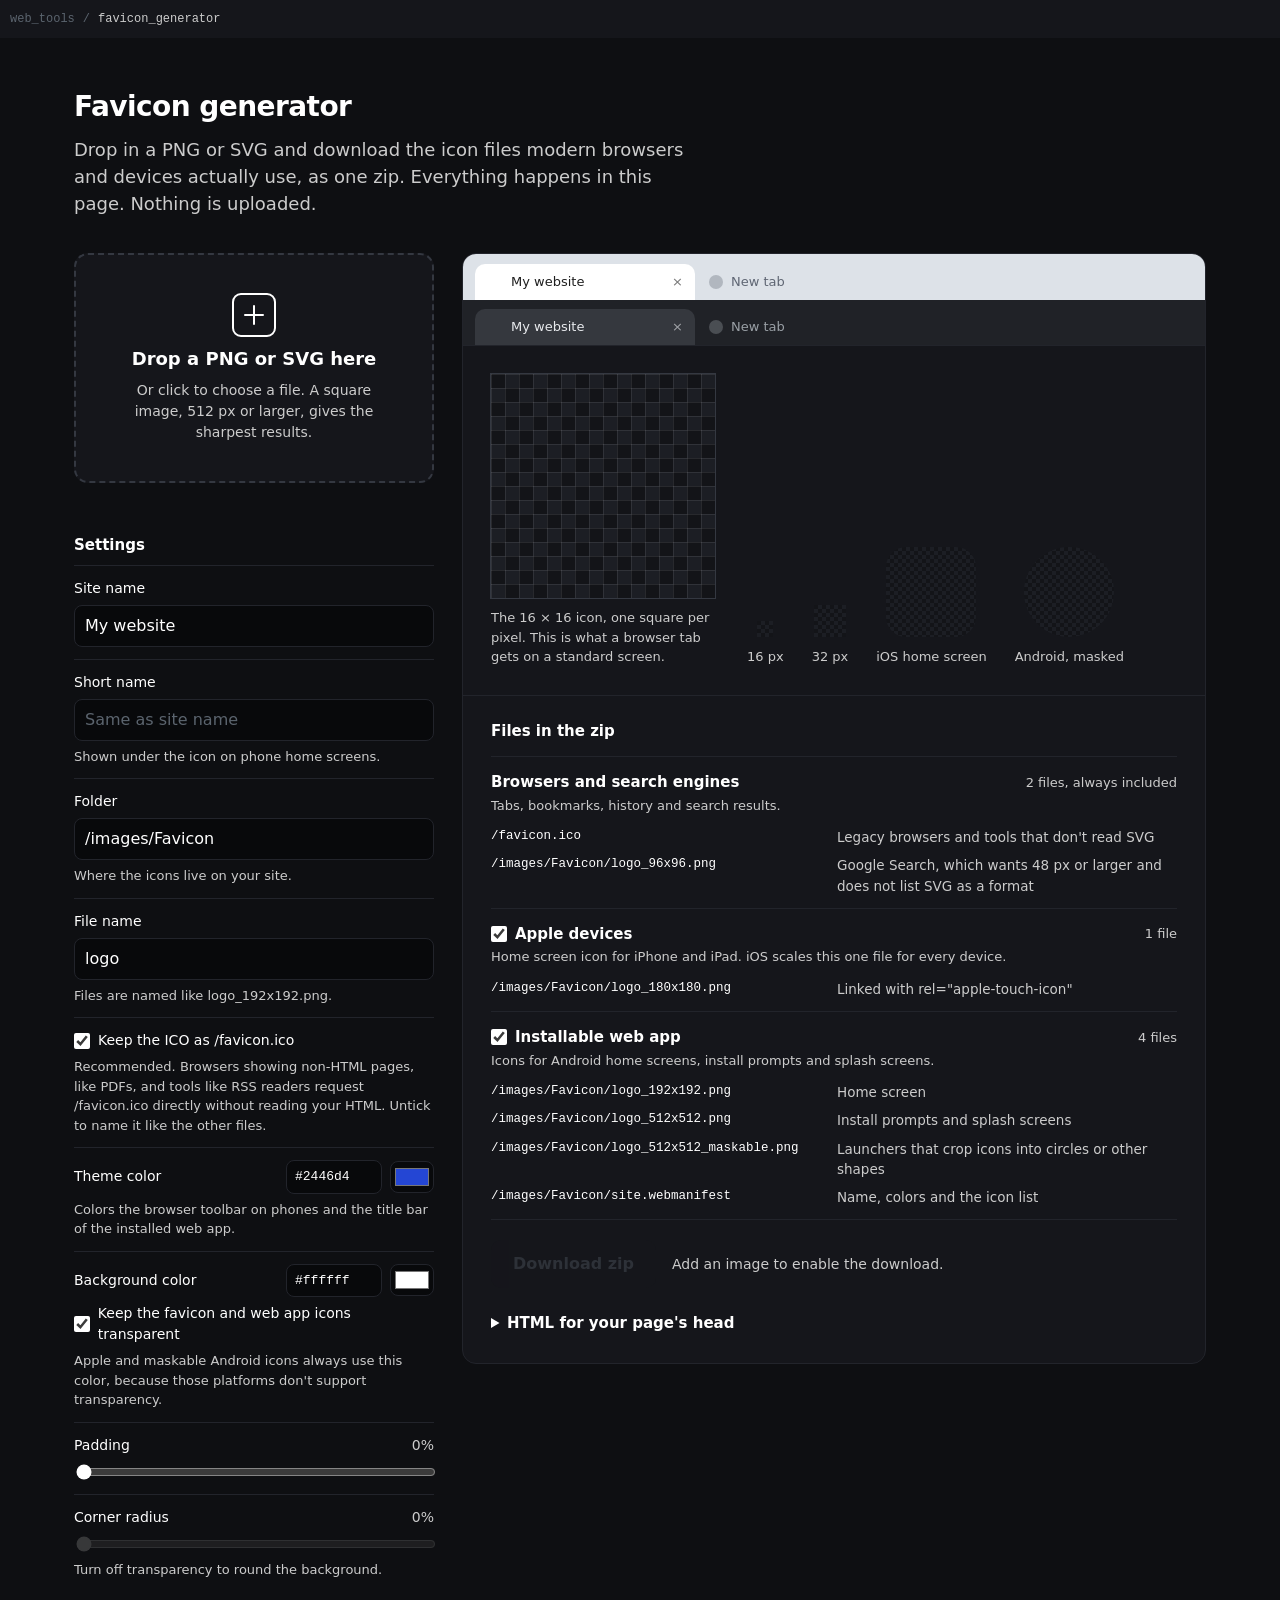
<file: source/favicon_generator/index.html>
<!DOCTYPE html>
<html lang="en">
<head>
<meta charset="utf-8">
<meta name="viewport" content="width=device-width, initial-scale=1">
<title>Favicon generator</title>

<link rel="icon" href="../../images/Favicon/logo.ico" sizes="32x32">
<link rel="icon" href="../../images/Favicon/logo_96x96.png" type="image/png" sizes="96x96">
<link rel="icon" href="../../images/Favicon/logo.svg" type="image/svg+xml">
<link rel="apple-touch-icon" href="../../images/Favicon/logo_180x180.png">
<link rel="manifest" href="../../images/Favicon/site.webmanifest">
<meta name="theme-color" content="#0e0f12">

<link rel="stylesheet" href="../../styles/core.css">
<style>
body {
	margin: 0;
	background: var(--page);
	color: var(--ink);
	font-family: var(--sans);
	font-size: 16px;
	line-height: 1.5;
	-webkit-font-smoothing: antialiased;
}

:focus-visible {
	outline: 2px solid var(--accent);
	outline-offset: 2px;
}

.page {
	max-width: 1180px;
	margin: 0 auto;
	padding: 48px 24px 64px;
}

.page_header {
	max-width: 60ch;
	margin-bottom: 36px;
}

.page_header h1 {
	margin: 0 0 8px;
}

.page_header p {
	margin: 0;
	color: var(--ink_soft);
	font-size: 18px;
}

.workspace {
	display: grid;
	grid-template-columns: minmax(280px, 360px) minmax(0, 1fr);
	gap: 28px;
	align-items: start;
}

/* Drop zone */

.drop_zone {
	display: flex;
	flex-direction: column;
	align-items: center;
	justify-content: center;
	gap: 8px;
	min-height: 230px;
	padding: 24px;
	border: 2px dashed var(--line_strong);
	border-radius: 14px;
	background: var(--surface);
	text-align: center;
	cursor: pointer;
	transition: border-color 0.15s, background-color 0.15s;
}

.drop_zone:hover,
.drop_zone.is_dragging {
	border-color: var(--accent);
	background: var(--accent_soft);
}

.drop_zone_art {
	color: var(--accent);
}

.drop_zone_thumb {
	display: none;
	width: 72px;
	height: 72px;
	object-fit: contain;
	background: var(--checker);
	background-size: 12px 12px;
	border-radius: 8px;
}

.drop_zone.has_source .drop_zone_art {
	display: none;
}

.drop_zone.has_source .drop_zone_thumb {
	display: block;
}

.drop_zone_title {
	font-size: 18px;
	font-weight: 600;
}

.drop_zone_hint {
	max-width: 30ch;
	color: var(--ink_soft);
	font-size: 14px;
}

.status {
	min-height: 1.5em;
	margin: 10px 2px 0;
	color: var(--ink_soft);
	font-size: 14px;
}

.status.is_error {
	color: var(--danger);
}

/* Settings */

.settings {
	margin-top: 20px;
}

.settings_title {
	margin: 0 0 8px;
	font-size: 15px;
	font-weight: 600;
}

.field {
	display: grid;
	gap: 6px;
	padding: 12px 0;
	border-top: 1px solid var(--line);
}

.field label {
	font-size: 14px;
	font-weight: 500;
}

.field_row {
	display: flex;
	align-items: center;
	justify-content: space-between;
	gap: 12px;
}

.color_control {
	display: flex;
	align-items: center;
	gap: 8px;
}

/* Higher specificity than input[type="text"] so the full-width rule doesn't win. */
.color_control input[type="text"] {
	width: 96px;
	padding: 6px 8px;
	font-family: var(--mono);
	font-size: 13px;
}

.color_control input[type="text"].is_invalid {
	border-color: var(--danger);
}

.field_error {
	margin: 0;
	color: var(--danger);
	font-size: 13px;
}

.field_value {
	color: var(--ink_soft);
	font-size: 14px;
	font-variant-numeric: tabular-nums;
}

.field_note {
	margin: 0;
	color: var(--ink_soft);
	font-size: 13px;
}

.field .check_row {
	display: flex;
	align-items: center;
	gap: 8px;
	font-weight: 400;
}

input[type="text"] {
	width: 100%;
	padding: 8px 10px;
	border: 1px solid var(--line);
	border-radius: 8px;
	background: var(--well);
	color: inherit;
	font: inherit;
}

input[type="text"]::placeholder {
	color: var(--ink_faint);
}

input[type="color"] {
	width: 44px;
	height: 32px;
	padding: 2px;
	border: 1px solid var(--line);
	border-radius: 8px;
	background: var(--well);
	cursor: pointer;
}

input[type="range"],
input[type="checkbox"] {
	accent-color: var(--ink);
}

input[type="range"] {
	width: 100%;
}

input[type="checkbox"] {
	width: 16px;
	height: 16px;
	margin: 0;
}

input:disabled {
	opacity: 0.4;
}

/* Preview */

.preview {
	overflow: hidden;
	background: var(--surface);
	border: 1px solid var(--line);
	border-radius: 14px;
}

.tab_strip {
	display: flex;
	align-items: flex-end;
	gap: 2px;
	height: 46px;
	padding: 0 12px;
	overflow: hidden;
}

.tab_strip_light {
	background: #dde2e8;
}

.tab_strip_dark {
	background: #202227;
	border-bottom: 1px solid var(--line);
}

.tab {
	display: flex;
	flex: 0 1 220px;
	align-items: center;
	gap: 8px;
	min-width: 0;
	height: 36px;
	padding: 0 12px;
	border-radius: 10px 10px 0 0;
	font-size: 13px;
}

.tab_strip_light .tab_active {
	background: #ffffff;
	color: #1f1f1f;
}

.tab_strip_dark .tab_active {
	background: #35383e;
	color: #e8eaed;
}

.tab_strip_light .tab_inactive {
	color: #5f6673;
}

.tab_strip_dark .tab_inactive {
	color: #9aa0a6;
}

.tab_icon {
	flex: none;
	width: 16px;
	height: 16px;
}

.tab_placeholder {
	flex: none;
	width: 14px;
	height: 14px;
	border-radius: 50%;
	background: currentColor;
	opacity: 0.35;
}

.tab_title {
	flex: 1;
	min-width: 0;
	overflow: hidden;
	white-space: nowrap;
	text-overflow: ellipsis;
}

.tab_close {
	opacity: 0.6;
}

.preview_body {
	display: grid;
	grid-template-columns: auto minmax(0, 1fr);
	gap: 32px;
	align-items: end;
	padding: 28px;
	border-bottom: 1px solid var(--line);
}

.zoom {
	margin: 0;
}

.zoom_frame {
	position: relative;
	width: 224px;
	height: 224px;
	background: var(--checker);
	background-size: 28px 28px;
	box-shadow: 0 0 0 1px var(--line_strong);
}

.zoom_frame canvas {
	display: block;
	width: 100%;
	height: 100%;
	image-rendering: crisp-edges;
	image-rendering: pixelated;
}

.zoom_frame::after {
	content: "";
	position: absolute;
	inset: 0;
	background-image: linear-gradient(to right, rgba(255, 255, 255, 0.09) 1px, transparent 1px), linear-gradient(to bottom, rgba(255, 255, 255, 0.09) 1px, transparent 1px);
	background-size: 14px 14px;
	pointer-events: none;
}

.zoom figcaption,
.ladder_item figcaption {
	color: var(--ink_soft);
	font-size: 13px;
}

.zoom figcaption {
	max-width: 224px;
	margin-top: 10px;
}

.ladder {
	display: flex;
	flex-wrap: wrap;
	align-items: flex-end;
	gap: 24px 28px;
}

.ladder_item {
	display: flex;
	flex-direction: column;
	align-items: center;
	gap: 10px;
	margin: 0;
}

.ladder_item canvas {
	display: block;
	background: var(--checker);
	background-size: 8px 8px;
}

.ladder_item .shape_apple {
	border-radius: 22.5%;
}

.ladder_item .shape_circle {
	border-radius: 50%;
}

/* Output */

.output {
	padding: 24px 28px 28px;
}

.output_title {
	margin: 0 0 14px;
	font-size: 15px;
	font-weight: 600;
}

.file_group {
	padding: 14px 0 8px;
	border-top: 1px solid var(--line);
}

.file_group_header {
	display: flex;
	align-items: center;
	justify-content: space-between;
	gap: 12px;
}

.file_group_title {
	margin: 0;
	font-size: 15px;
	font-weight: 600;
}

.file_group_title label {
	display: flex;
	align-items: center;
	gap: 8px;
	cursor: pointer;
}

.file_group_count {
	flex: none;
	color: var(--ink_soft);
	font-size: 13px;
	font-variant-numeric: tabular-nums;
}

.file_group_description {
	margin: 2px 0 8px;
	color: var(--ink_soft);
	font-size: 13px;
}

.file_rows {
	margin: 0;
	padding: 0;
	list-style: none;
}

.file_rows li {
	display: grid;
	grid-template-columns: minmax(0, 330px) minmax(0, 1fr);
	gap: 16px;
	padding: 4px 0;
	font-size: 13.5px;
}

.file_rows li[hidden] {
	display: none;
}

.file_group.is_excluded .file_group_description,
.file_group.is_excluded .file_rows {
	opacity: 0.35;
}

.file_name {
	font-family: var(--mono);
	font-size: 12.5px;
	overflow-wrap: anywhere;
}

.file_note {
	color: var(--ink_soft);
}

.actions {
	display: flex;
	flex-wrap: wrap;
	align-items: center;
	gap: 12px 16px;
	padding-top: 20px;
	border-top: 1px solid var(--line);
}

.actions_hint {
	flex: 1 1 240px;
	color: var(--ink_soft);
	font-size: 14px;
}

.button_primary {
	padding: 12px 22px;
	border: 0;
	border-radius: 10px;
	background: var(--ink);
	color: var(--page);
	font: inherit;
	font-weight: 600;
	cursor: pointer;
}

.button_primary:hover {
	background: var(--ink);
	box-shadow: var(--shadow);
}

.button_primary:disabled {
	background: var(--surface);
	color: var(--ink_faint);
	cursor: not-allowed;
}

.button_secondary {
	padding: 6px 12px;
	border: 1px solid var(--line_strong);
	border-radius: 8px;
	background: transparent;
	color: var(--ink);
	font: inherit;
	font-size: 13px;
	cursor: pointer;
}

.button_secondary:hover {
	border-color: var(--accent);
}

.snippet {
	margin-top: 24px;
}

.snippet summary {
	font-size: 15px;
	font-weight: 600;
	cursor: pointer;
}

.snippet pre {
	margin: 12px 0 10px;
	padding: 14px 16px;
	overflow-x: auto;
	background: var(--well);
	border: 1px solid var(--line);
	border-radius: 10px;
	font-family: var(--mono);
	font-size: 12.5px;
	line-height: 1.6;
}

@media (max-width: 880px) {
	.workspace {
		grid-template-columns: 1fr;
	}

	.preview_body {
		grid-template-columns: 1fr;
	}
}

@media (max-width: 520px) {
	.page {
		padding-top: 32px;
	}

	.preview_body,
	.output {
		padding: 20px;
	}

	.file_rows li {
		grid-template-columns: 1fr;
		gap: 0;
		padding: 5px 0;
	}
}

@media (prefers-reduced-motion: reduce) {
	.drop_zone {
		transition: none;
	}
}
</style>
</head>
<body>

<nav class="site_bar">
	<a href="../../index.html">web_tools</a>
	<span>/</span>
	<strong>favicon_generator</strong>
</nav>

<main class="page">
	<header class="page_header">
		<h1>Favicon generator</h1>
		<p>Drop in a PNG or SVG and download the icon files modern browsers and devices actually use, as one zip. Everything happens in this page. Nothing is uploaded.</p>
	</header>

	<div class="workspace">
		<section aria-label="Source image and settings">
			<label class="drop_zone" id="drop_zone" tabindex="0">
				<input type="file" id="file_input" accept=".png,.svg,image/png,image/svg+xml" hidden>
				<svg class="drop_zone_art" width="44" height="44" viewBox="0 0 44 44" aria-hidden="true">
					<rect x="1" y="1" width="42" height="42" rx="8" fill="none" stroke="currentColor" stroke-width="2"/>
					<path d="M22 13v18M13 22h18" stroke="currentColor" stroke-width="2" stroke-linecap="round"/>
				</svg>
				<img class="drop_zone_thumb" id="drop_zone_thumb" alt="">
				<span class="drop_zone_title" id="drop_zone_title">Drop a PNG or SVG here</span>
				<span class="drop_zone_hint">Or click to choose a file. A square image, 512 px or larger, gives the sharpest results.</span>
			</label>
			<p class="status" id="source_status" role="status"></p>

			<div class="settings">
				<h2 class="settings_title">Settings</h2>

				<div class="field">
					<label for="site_name_input">Site name</label>
					<input type="text" id="site_name_input" value="My website" autocomplete="off">
				</div>

				<div class="field">
					<label for="short_name_input">Short name</label>
					<input type="text" id="short_name_input" placeholder="Same as site name" autocomplete="off">
					<p class="field_note">Shown under the icon on phone home screens.</p>
				</div>

				<div class="field">
					<label for="folder_input">Folder</label>
					<input type="text" id="folder_input" value="/images/Favicon" spellcheck="false" autocomplete="off">
					<p class="field_note">Where the icons live on your site.</p>
				</div>

				<div class="field">
					<label for="file_prefix_input">File name</label>
					<input type="text" id="file_prefix_input" value="logo" spellcheck="false" autocomplete="off">
					<p class="field_note" id="file_prefix_note"></p>
				</div>

				<div class="field">
					<label class="check_row">
						<input type="checkbox" id="ico_at_root_input" checked>
						Keep the ICO as /favicon.ico
					</label>
					<p class="field_note">Recommended. Browsers showing non-HTML pages, like PDFs, and tools like RSS readers request /favicon.ico directly without reading your HTML. Untick to name it like the other files.</p>
				</div>

				<div class="field">
					<div class="field_row">
						<label for="theme_color_input">Theme color</label>
						<span class="color_control">
							<input type="text" id="theme_color_hex" aria-label="Theme color hex value" aria-describedby="theme_color_error" maxlength="7" spellcheck="false" autocomplete="off">
							<input type="color" id="theme_color_input" value="#2446d4">
						</span>
					</div>
					<p class="field_error" id="theme_color_error" hidden>Enter a hex value like #2446d4 or #fff.</p>
					<p class="field_note">Colors the browser toolbar on phones and the title bar of the installed web app.</p>
				</div>

				<div class="field">
					<div class="field_row">
						<label for="background_color_input">Background color</label>
						<span class="color_control">
							<input type="text" id="background_color_hex" aria-label="Background color hex value" aria-describedby="background_color_error" maxlength="7" spellcheck="false" autocomplete="off">
							<input type="color" id="background_color_input" value="#ffffff">
						</span>
					</div>
					<p class="field_error" id="background_color_error" hidden>Enter a hex value like #ffffff or #fff.</p>
					<label class="check_row">
						<input type="checkbox" id="transparent_input" checked>
						Keep the favicon and web app icons transparent
					</label>
					<p class="field_note">Apple and maskable Android icons always use this color, because those platforms don't support transparency.</p>
				</div>

				<div class="field">
					<div class="field_row">
						<label for="padding_input">Padding</label>
						<span class="field_value" id="padding_value"></span>
					</div>
					<input type="range" id="padding_input" min="0" max="25" step="1" value="0">
				</div>

				<div class="field">
					<div class="field_row">
						<label for="radius_input">Corner radius</label>
						<span class="field_value" id="radius_value"></span>
					</div>
					<input type="range" id="radius_input" min="0" max="50" step="1" value="0">
					<p class="field_note" id="radius_note">Turn off transparency to round the background.</p>
				</div>
			</div>
		</section>

		<section class="preview" aria-label="Preview and download">
			<div class="tab_strip tab_strip_light" aria-hidden="true">
				<div class="tab tab_active">
					<canvas class="tab_icon" width="32" height="32"></canvas>
					<span class="tab_title"></span>
					<span class="tab_close">×</span>
				</div>
				<div class="tab tab_inactive">
					<span class="tab_placeholder"></span>
					<span class="tab_title">New tab</span>
				</div>
			</div>
			<div class="tab_strip tab_strip_dark" aria-hidden="true">
				<div class="tab tab_active">
					<canvas class="tab_icon" width="32" height="32"></canvas>
					<span class="tab_title"></span>
					<span class="tab_close">×</span>
				</div>
				<div class="tab tab_inactive">
					<span class="tab_placeholder"></span>
					<span class="tab_title">New tab</span>
				</div>
			</div>

			<div class="preview_body">
				<figure class="zoom">
					<div class="zoom_frame">
						<canvas id="zoom_canvas" width="16" height="16"></canvas>
					</div>
					<figcaption>The 16 × 16 icon, one square per pixel. This is what a browser tab gets on a standard screen.</figcaption>
				</figure>
				<div class="ladder" id="ladder"></div>
			</div>

			<div class="output">
				<h2 class="output_title">Files in the zip</h2>
				<div id="file_groups"></div>
				<div class="actions">
					<button type="button" class="button_primary" id="download_button" disabled>Download zip</button>
					<span class="actions_hint" id="download_hint">Add an image to enable the download.</span>
				</div>
				<details class="snippet">
					<summary>HTML for your page's head</summary>
					<pre><code id="snippet_code"></code></pre>
					<button type="button" class="button_secondary" id="copy_button">Copy HTML</button>
				</details>
			</div>
		</section>
	</div>
</main>

<script>
const drop_zone = document.getElementById('drop_zone');
const drop_zone_thumb = document.getElementById('drop_zone_thumb');
const drop_zone_title = document.getElementById('drop_zone_title');
const file_input = document.getElementById('file_input');
const source_status = document.getElementById('source_status');
const site_name_input = document.getElementById('site_name_input');
const short_name_input = document.getElementById('short_name_input');
const folder_input = document.getElementById('folder_input');
const file_prefix_input = document.getElementById('file_prefix_input');
const file_prefix_note = document.getElementById('file_prefix_note');
const ico_at_root_input = document.getElementById('ico_at_root_input');
const theme_color_input = document.getElementById('theme_color_input');
const theme_color_hex = document.getElementById('theme_color_hex');
const theme_color_error = document.getElementById('theme_color_error');
const background_color_input = document.getElementById('background_color_input');
const background_color_hex = document.getElementById('background_color_hex');
const background_color_error = document.getElementById('background_color_error');
const transparent_input = document.getElementById('transparent_input');
const padding_input = document.getElementById('padding_input');
const padding_value = document.getElementById('padding_value');
const radius_input = document.getElementById('radius_input');
const radius_value = document.getElementById('radius_value');
const radius_note = document.getElementById('radius_note');
const tab_icons = document.querySelectorAll('.tab_icon');
const tab_titles = document.querySelectorAll('.tab_active .tab_title');
const zoom_canvas = document.getElementById('zoom_canvas');
const ladder = document.getElementById('ladder');
const file_groups = document.getElementById('file_groups');
const download_button = document.getElementById('download_button');
const download_hint = document.getElementById('download_hint');
const snippet_code = document.getElementById('snippet_code');
const copy_button = document.getElementById('copy_button');

const text_encoder = new TextEncoder();

// Current source image. Everything is rendered from these.
let source_image = null;
let source_width = 0;
let source_height = 0;
let source_is_svg = false;
let source_svg_text = '';
let source_object_url = '';

let render_pending = false;
let drag_depth = 0;

/* ---------- Output plan ---------- */

// Frames stored inside the ICO file. Only legacy browsers and tools read it.
const ico_sizes = [16, 32];

function png_file(id, suffix, size, style_key, note) {
	return { id: id, suffix: suffix, type: 'png', width: size, height: size, style_key: style_key, note: note };
}

// Every file in the zip, grouped by who uses it.
// suffix is appended to the chosen file name ("logo" + "_192x192.png").
// fixed_name ignores the chosen name.
// style_key picks a drawing style from get_styles().
const output_groups = [
	{
		key: 'browser',
		title: 'Browsers and search engines',
		optional: false,
		description: 'Tabs, bookmarks, history and search results.',
		files: [
			{ id: 'ico', type: 'ico', suffix: '.ico', note: 'Legacy browsers and tools that don\'t read SVG' },
			png_file('png_96', '_96x96.png', 96, 'favicon', 'Google Search, which wants 48 px or larger and does not list SVG as a format'),
			{ id: 'svg', type: 'svg', suffix: '.svg', note: 'Modern browsers, sharp at every size' }
		]
	},
	{
		key: 'apple',
		title: 'Apple devices',
		optional: true,
		description: 'Home screen icon for iPhone and iPad. iOS scales this one file for every device.',
		files: [
			png_file('apple', '_180x180.png', 180, 'apple', 'Linked with rel="apple-touch-icon"')
		]
	},
	{
		key: 'manifest',
		title: 'Installable web app',
		optional: true,
		description: 'Icons for Android home screens, install prompts and splash screens.',
		files: [
			png_file('icon_192', '_192x192.png', 192, 'favicon', 'Home screen'),
			png_file('icon_512', '_512x512.png', 512, 'favicon', 'Install prompts and splash screens'),
			png_file('icon_512_maskable', '_512x512_maskable.png', 512, 'maskable', 'Launchers that crop icons into circles or other shapes'),
			{ id: 'manifest', type: 'manifest', fixed_name: 'site.webmanifest', note: 'Name, colors and the icon list' }
		]
	}
];

// Preview icons shown next to the magnified view.
const ladder_items = [
	{ width: 16, height: 16, display_width: 16, style_key: 'favicon', shape: 'plain', caption: '16 px' },
	{ width: 32, height: 32, display_width: 32, style_key: 'favicon', shape: 'plain', caption: '32 px' },
	{ width: 180, height: 180, display_width: 90, style_key: 'apple', shape: 'apple', caption: 'iOS home screen' },
	{ width: 180, height: 180, display_width: 90, style_key: 'maskable', shape: 'circle', caption: 'Android, masked' }
];

function get_group_files(group) {
	return group.files.filter((file) => file.type !== 'svg' || source_is_svg);
}

function find_group(key) {
	return output_groups.find((group) => group.key === key);
}

function find_file(id) {
	for (const group of output_groups) {
		const match = group.files.find((file) => file.id === id);
		if (match) {
			return match;
		}
	}
	return null;
}

// "/images//Favicon/ " becomes "images/Favicon". Unsafe characters become "_", and "." or ".." segments are dropped.
function normalize_folder(value) {
	return value
		.split(/[\\/]+/)
		.map((segment) => segment.trim().replace(/[^A-Za-z0-9._-]/g, '_'))
		.filter((segment) => segment !== '' && segment !== '.' && segment !== '..')
		.join('/');
}

function normalize_file_prefix(value) {
	const clean = value.trim().replace(/[^A-Za-z0-9._-]/g, '_');
	return clean || 'logo';
}

// Path inside the zip, e.g. "images/Favicon/logo_192x192.png". Prefix with "/" for the URL.
function get_file_path(file, settings) {
	// The one exception: the conventional /favicon.ico location, unless the user opts out.
	if (file.type === 'ico' && settings.ico_at_root) {
		return 'favicon.ico';
	}
	const file_name = file.fixed_name || settings.file_prefix + file.suffix;
	if (settings.folder === '') {
		return file_name;
	}
	return settings.folder + '/' + file_name;
}

function get_file_url(id, settings) {
	return '/' + get_file_path(find_file(id), settings);
}

/* ---------- Settings ---------- */

function read_settings() {
	const site_name = site_name_input.value.trim() || 'My website';
	const groups = {};
	for (const group of output_groups) {
		groups[group.key] = !group.optional || group.checkbox.checked;
	}
	return {
		site_name: site_name,
		short_name: short_name_input.value.trim() || site_name,
		folder: normalize_folder(folder_input.value),
		file_prefix: normalize_file_prefix(file_prefix_input.value),
		ico_at_root: ico_at_root_input.checked,
		theme_color: theme_color_input.value,
		background_color: background_color_input.value,
		transparent: transparent_input.checked,
		padding: Number(padding_input.value),
		radius: Number(radius_input.value),
		groups: groups
	};
}

function get_styles(settings) {
	return {
		favicon: {
			background: settings.transparent ? null : settings.background_color,
			padding: settings.padding,
			radius: settings.transparent ? 0 : settings.radius
		},
		// iOS adds its own rounded mask, so the square stays square.
		apple: {
			background: settings.background_color,
			padding: settings.padding,
			radius: 0
		},
		// The maskable safe zone is a centered circle 80% of the icon's width (409 of 512 px),
		// so keep at least 10% on each side. The circle preview shows anything that gets cut off.
		maskable: {
			background: settings.background_color,
			padding: Math.max(settings.padding, 10),
			radius: 0
		}
	};
}

/* ---------- Rendering ---------- */

function trace_rounded_rect(context, width, height, radius) {
	const clamped_radius = Math.min(radius, width / 2, height / 2);
	context.beginPath();
	context.moveTo(clamped_radius, 0);
	context.arcTo(width, 0, width, height, clamped_radius);
	context.arcTo(width, height, 0, height, clamped_radius);
	context.arcTo(0, height, 0, 0, clamped_radius);
	context.arcTo(0, 0, width, 0, clamped_radius);
	context.closePath();
}

// Raster images are halved step by step before the final draw.
// A single big jump (e.g. 1024 to 16) skips most source pixels and looks jagged.
function draw_source(context, x, y, width, height) {
	context.imageSmoothingEnabled = true;
	context.imageSmoothingQuality = 'high';

	if (source_is_svg) {
		context.drawImage(source_image, x, y, width, height);
		return;
	}

	let current = source_image;
	let current_width = source_width;
	let current_height = source_height;

	while (current_width / 2 >= width && current_height / 2 >= height) {
		const step = document.createElement('canvas');
		step.width = Math.ceil(current_width / 2);
		step.height = Math.ceil(current_height / 2);
		const step_context = step.getContext('2d');
		step_context.imageSmoothingEnabled = true;
		step_context.imageSmoothingQuality = 'high';
		step_context.drawImage(current, 0, 0, step.width, step.height);
		current = step;
		current_width = step.width;
		current_height = step.height;
	}

	context.drawImage(current, x, y, width, height);
}

// Padding and radius are percentages of the shorter side, so wide tiles work too.
function render_icon(width, height, style) {
	const canvas = document.createElement('canvas');
	canvas.width = width;
	canvas.height = height;
	const context = canvas.getContext('2d');
	const short_side = Math.min(width, height);

	if (style.background) {
		trace_rounded_rect(context, width, height, short_side / 2 * style.radius / 100);
		context.fillStyle = style.background;
		context.fill();
		context.clip();
	}

	const inner_size = short_side * (1 - 2 * style.padding / 100);
	const scale = Math.min(inner_size / source_width, inner_size / source_height);
	const draw_width = Math.max(1, Math.round(source_width * scale));
	const draw_height = Math.max(1, Math.round(source_height * scale));
	const draw_x = Math.round((width - draw_width) / 2);
	const draw_y = Math.round((height - draw_height) / 2);

	draw_source(context, draw_x, draw_y, draw_width, draw_height);
	return canvas;
}

function paint(target, source) {
	const context = target.getContext('2d');
	context.clearRect(0, 0, target.width, target.height);
	context.drawImage(source, 0, 0, target.width, target.height);
}

function build_ladder() {
	for (const item of ladder_items) {
		const figure = document.createElement('figure');
		figure.className = 'ladder_item';
		const canvas = document.createElement('canvas');
		canvas.width = item.width;
		canvas.height = item.height;
		canvas.style.width = item.display_width + 'px';
		canvas.style.height = Math.round(item.display_width * item.height / item.width) + 'px';
		canvas.className = 'shape_' + item.shape;
		const caption = document.createElement('figcaption');
		caption.textContent = item.caption;
		figure.append(canvas, caption);
		ladder.append(figure);
		item.canvas = canvas;
	}
}

function build_file_groups() {
	for (const group of output_groups) {
		const section = document.createElement('div');
		section.className = 'file_group';
		section.setAttribute('role', 'group');
		section.setAttribute('aria-label', group.title);

		const header = document.createElement('div');
		header.className = 'file_group_header';
		const title = document.createElement('h3');
		title.className = 'file_group_title';

		if (group.optional) {
			const label = document.createElement('label');
			const checkbox = document.createElement('input');
			checkbox.type = 'checkbox';
			checkbox.checked = true;
			checkbox.addEventListener('change', schedule_render);
			label.append(checkbox, group.title);
			title.append(label);
			group.checkbox = checkbox;
		} else {
			title.textContent = group.title;
		}

		const count = document.createElement('span');
		count.className = 'file_group_count';
		header.append(title, count);

		const description = document.createElement('p');
		description.className = 'file_group_description';
		description.textContent = group.description;

		const rows = document.createElement('ul');
		rows.className = 'file_rows';
		for (const file of group.files) {
			const row = document.createElement('li');
			const name = document.createElement('span');
			name.className = 'file_name';
			const note = document.createElement('span');
			note.className = 'file_note';
			note.textContent = file.note;
			row.append(name, note);
			rows.append(row);
			file.row = row;
			file.name_element = name;
		}

		section.append(header, description, rows);
		file_groups.append(section);
		group.element = section;
		group.count_element = count;
	}
}

function update_file_groups(settings) {
	let total_files = 0;

	for (const group of output_groups) {
		const included = settings.groups[group.key];
		const files = get_group_files(group);

		for (const file of group.files) {
			file.row.hidden = file.type === 'svg' && !source_is_svg;
			file.name_element.textContent = '/' + get_file_path(file, settings);
		}

		const count_text = files.length + (files.length === 1 ? ' file' : ' files');
		group.element.classList.toggle('is_excluded', !included);
		if (!included) {
			group.count_element.textContent = 'Not included';
		} else if (group.optional) {
			group.count_element.textContent = count_text;
		} else {
			group.count_element.textContent = count_text + ', always included';
		}

		if (included) {
			total_files += files.length;
		}
	}

	return total_files;
}

function render_previews() {
	const settings = read_settings();

	for (const title of tab_titles) {
		title.textContent = settings.site_name;
	}
	padding_value.textContent = settings.padding + '%';
	radius_value.textContent = settings.radius + '%';
	radius_input.disabled = settings.transparent;
	radius_note.hidden = !settings.transparent;
	file_prefix_note.textContent = 'Files are named like ' + settings.file_prefix + '_192x192.png.';

	const total_files = update_file_groups(settings);
	snippet_code.textContent = build_head_snippet(settings);

	if (!source_image) {
		return;
	}

	download_hint.textContent = total_files + ' files. Unzip into your site\'s root folder, which creates the folders for you, then paste the HTML below into your page\'s head.';

	const styles = get_styles(settings);
	const tab_render = render_icon(32, 32, styles.favicon);
	for (const tab_icon of tab_icons) {
		paint(tab_icon, tab_render);
	}
	paint(zoom_canvas, render_icon(16, 16, styles.favicon));

	for (const item of ladder_items) {
		paint(item.canvas, render_icon(item.width, item.height, styles[item.style_key]));
	}
}

function schedule_render() {
	if (render_pending) {
		return;
	}
	render_pending = true;
	requestAnimationFrame(() => {
		render_pending = false;
		render_previews();
	});
}

/* ---------- Loading files ---------- */

function show_status(message, is_error) {
	source_status.textContent = message;
	source_status.classList.toggle('is_error', Boolean(is_error));
}

function load_image(blob) {
	return new Promise((resolve, reject) => {
		const url = URL.createObjectURL(blob);
		const image = new Image();
		image.onload = () => resolve({ image: image, url: url });
		image.onerror = () => {
			URL.revokeObjectURL(url);
			reject(new Error('The browser could not open this image. Check that the file is not damaged.'));
		};
		image.src = url;
	});
}

function parse_length(value) {
	const match = /^\s*(\d*\.?\d+)\s*(px)?\s*$/.exec(value || '');
	if (!match) {
		return null;
	}
	const number = parseFloat(match[1]);
	return number > 0 ? number : null;
}

async function load_png(file) {
	const result = await load_image(file);
	return {
		image: result.image,
		url: result.url,
		width: result.image.naturalWidth,
		height: result.image.naturalHeight,
		is_svg: false,
		svg_text: ''
	};
}

// SVGs need an explicit width, height and viewBox, or some browsers draw them at 0 × 0 on a canvas.
async function load_svg(text) {
	let markup = text;
	if (!/xmlns\s*=\s*["']http:\/\/www\.w3\.org\/2000\/svg["']/.test(markup)) {
		markup = markup.replace(/<svg\b/i, '<svg xmlns="http://www.w3.org/2000/svg"');
	}

	const doc = new DOMParser().parseFromString(markup, 'image/svg+xml');
	const root = doc.documentElement;
	if (doc.getElementsByTagName('parsererror').length > 0 || root.localName !== 'svg') {
		throw new Error('This SVG could not be read. Open it in a text editor and check that the markup is valid.');
	}

	const view_box = (root.getAttribute('viewBox') || '').trim().split(/[\s,]+/).map(Number);
	const has_view_box = view_box.length === 4 && view_box.every(Number.isFinite) && view_box[2] > 0 && view_box[3] > 0;
	let width = parse_length(root.getAttribute('width'));
	let height = parse_length(root.getAttribute('height'));

	if (has_view_box) {
		const ratio = view_box[2] / view_box[3];
		if (!width && !height) {
			width = view_box[2];
			height = view_box[3];
		} else if (!width) {
			width = height * ratio;
		} else if (!height) {
			height = width / ratio;
		}
	} else {
		width = width || height || 512;
		height = height || width;
		root.setAttribute('viewBox', '0 0 ' + width + ' ' + height);
	}

	const longest_side = Math.max(width, height);
	const pixel_width = Math.max(1, Math.round(width / longest_side * 1024));
	const pixel_height = Math.max(1, Math.round(height / longest_side * 1024));
	root.setAttribute('width', pixel_width);
	root.setAttribute('height', pixel_height);

	const svg_text = new XMLSerializer().serializeToString(root);
	const result = await load_image(new Blob([svg_text], { type: 'image/svg+xml' }));
	return {
		image: result.image,
		url: result.url,
		width: pixel_width,
		height: pixel_height,
		is_svg: true,
		svg_text: svg_text
	};
}

async function load_file(file) {
	const is_svg = file.type === 'image/svg+xml' || /\.svg$/i.test(file.name);
	const is_png = file.type === 'image/png' || /\.png$/i.test(file.name);

	if (!is_svg && !is_png) {
		show_status(file.name + ' is not a PNG or SVG. Choose a .png or .svg file.', true);
		return;
	}

	let loaded;
	try {
		loaded = is_svg ? await load_svg(await file.text()) : await load_png(file);
	} catch (error) {
		show_status(error.message, true);
		return;
	}

	if (source_object_url) {
		URL.revokeObjectURL(source_object_url);
	}
	source_image = loaded.image;
	source_width = loaded.width;
	source_height = loaded.height;
	source_is_svg = loaded.is_svg;
	source_svg_text = loaded.svg_text;
	source_object_url = loaded.url;

	const messages = [];
	if (source_is_svg) {
		messages.push(file.name + ' loaded. Vector files stay sharp at every size.');
	} else {
		messages.push(file.name + ' loaded, ' + source_width + ' × ' + source_height + ' px.');
		if (Math.min(source_width, source_height) < 512) {
			messages.push('It is smaller than 512 px, so the larger icons will look soft.');
		}
	}
	if (Math.abs(source_width - source_height) > 1) {
		messages.push('It is not square, so it will be centered with empty space around it.');
	}
	show_status(messages.join(' '), false);

	drop_zone.classList.add('has_source');
	drop_zone_thumb.src = source_object_url;
	drop_zone_title.textContent = 'Drop another file to replace it';
	download_button.disabled = false;
	schedule_render();
}

/* ---------- Text files ---------- */

function build_manifest(settings) {
	const icons = [];
	for (const file of find_group('manifest').files) {
		if (file.type !== 'png') {
			continue;
		}
		const icon = { src: '/' + get_file_path(file, settings), sizes: file.width + 'x' + file.height, type: 'image/png' };
		if (file.style_key === 'maskable') {
			icon.purpose = 'maskable';
		}
		icons.push(icon);
	}

	const manifest = {
		name: settings.site_name,
		short_name: settings.short_name,
		icons: icons,
		theme_color: settings.theme_color,
		background_color: settings.background_color
	};
	return JSON.stringify(manifest, null, '\t') + '\n';
}

function build_head_snippet(settings) {
	// sizes="32x32" instead of "any": with "any", Chrome downloads the ICO as well as the SVG.
	const lines = ['<link rel="icon" href="' + get_file_url('ico', settings) + '" sizes="32x32">'];
	lines.push('<link rel="icon" href="' + get_file_url('png_96', settings) + '" type="image/png" sizes="96x96">');
	// The SVG goes last so browsers that pick the last matching icon still choose it.
	if (source_is_svg) {
		lines.push('<link rel="icon" href="' + get_file_url('svg', settings) + '" type="image/svg+xml">');
	}
	if (settings.groups.apple) {
		lines.push('<link rel="apple-touch-icon" href="' + get_file_url('apple', settings) + '">');
	}
	if (settings.groups.manifest) {
		lines.push('<link rel="manifest" href="' + get_file_url('manifest', settings) + '">');
	}
	lines.push('<meta name="theme-color" content="' + settings.theme_color + '">');
	return lines.join('\n');
}

// Wraps the original SVG so padding and background match the PNG icons.
function build_svg_favicon(style) {
	const view_size = 512;
	const doc = new DOMParser().parseFromString(source_svg_text, 'image/svg+xml');
	const inner = doc.documentElement;
	const inner_size = Number((view_size * (1 - 2 * style.padding / 100)).toFixed(2));
	const offset = Number(((view_size - inner_size) / 2).toFixed(2));
	inner.setAttribute('x', offset);
	inner.setAttribute('y', offset);
	inner.setAttribute('width', inner_size);
	inner.setAttribute('height', inner_size);

	const inner_markup = new XMLSerializer().serializeToString(inner);
	let body = inner_markup;

	if (style.background) {
		const radius = Number((view_size / 2 * style.radius / 100).toFixed(2));
		body = '<defs><clipPath id="favicon_generator_clip"><rect width="512" height="512" rx="' + radius + '"/></clipPath></defs>'
			+ '<rect width="512" height="512" rx="' + radius + '" fill="' + style.background + '"/>'
			+ '<g clip-path="url(#favicon_generator_clip)">' + inner_markup + '</g>';
	}

	return '<svg xmlns="http://www.w3.org/2000/svg" viewBox="0 0 512 512">' + body + '</svg>\n';
}

/* ---------- Binary formats ---------- */

function canvas_to_png_bytes(canvas) {
	return new Promise((resolve, reject) => {
		canvas.toBlob((blob) => {
			if (!blob) {
				reject(new Error('the browser could not encode a PNG.'));
				return;
			}
			blob.arrayBuffer().then((buffer) => resolve(new Uint8Array(buffer)), reject);
		}, 'image/png');
	});
}

// ICO = a small directory header followed by the images. Modern ICO files can store plain PNG data.
function build_ico(entries) {
	const header_size = 6 + 16 * entries.length;
	let total_size = header_size;
	for (const entry of entries) {
		total_size += entry.bytes.length;
	}

	const output = new Uint8Array(total_size);
	const view = new DataView(output.buffer);
	view.setUint16(0, 0, true);
	view.setUint16(2, 1, true);
	view.setUint16(4, entries.length, true);

	let offset = header_size;
	entries.forEach((entry, index) => {
		const base = 6 + index * 16;
		const dimension = entry.size >= 256 ? 0 : entry.size;
		view.setUint8(base, dimension);
		view.setUint8(base + 1, dimension);
		view.setUint8(base + 2, 0);
		view.setUint8(base + 3, 0);
		view.setUint16(base + 4, 1, true);
		view.setUint16(base + 6, 32, true);
		view.setUint32(base + 8, entry.bytes.length, true);
		view.setUint32(base + 12, offset, true);
		output.set(entry.bytes, offset);
		offset += entry.bytes.length;
	});

	return output;
}

const crc_table = (() => {
	const table = new Uint32Array(256);
	for (let n = 0; n < 256; n++) {
		let value = n;
		for (let k = 0; k < 8; k++) {
			value = value & 1 ? 0xedb88320 ^ (value >>> 1) : value >>> 1;
		}
		table[n] = value >>> 0;
	}
	return table;
})();

function crc32(bytes) {
	let crc = 0xffffffff;
	for (let i = 0; i < bytes.length; i++) {
		crc = crc_table[(crc ^ bytes[i]) & 0xff] ^ (crc >>> 8);
	}
	return (crc ^ 0xffffffff) >>> 0;
}

// Minimal ZIP writer using the "stored" method (no compression).
// PNGs are already compressed, so deflate would barely shrink them.
function build_zip(files) {
	const now = new Date();
	const dos_time = (now.getHours() << 11) | (now.getMinutes() << 5) | Math.floor(now.getSeconds() / 2);
	const dos_date = ((now.getFullYear() - 1980) << 9) | ((now.getMonth() + 1) << 5) | now.getDate();

	const parts = [];
	const central_entries = [];
	let offset = 0;

	for (const file of files) {
		const name_bytes = text_encoder.encode(file.name);
		const crc = crc32(file.data);
		const size = file.data.length;

		const local = new Uint8Array(30 + name_bytes.length);
		const local_view = new DataView(local.buffer);
		local_view.setUint32(0, 0x04034b50, true);
		local_view.setUint16(4, 20, true);
		local_view.setUint16(6, 0x0800, true);
		local_view.setUint16(8, 0, true);
		local_view.setUint16(10, dos_time, true);
		local_view.setUint16(12, dos_date, true);
		local_view.setUint32(14, crc, true);
		local_view.setUint32(18, size, true);
		local_view.setUint32(22, size, true);
		local_view.setUint16(26, name_bytes.length, true);
		local_view.setUint16(28, 0, true);
		local.set(name_bytes, 30);
		parts.push(local, file.data);

		const central = new Uint8Array(46 + name_bytes.length);
		const central_view = new DataView(central.buffer);
		central_view.setUint32(0, 0x02014b50, true);
		central_view.setUint16(4, 20, true);
		central_view.setUint16(6, 20, true);
		central_view.setUint16(8, 0x0800, true);
		central_view.setUint16(10, 0, true);
		central_view.setUint16(12, dos_time, true);
		central_view.setUint16(14, dos_date, true);
		central_view.setUint32(16, crc, true);
		central_view.setUint32(20, size, true);
		central_view.setUint32(24, size, true);
		central_view.setUint16(28, name_bytes.length, true);
		central_view.setUint16(30, 0, true);
		central_view.setUint16(32, 0, true);
		central_view.setUint16(34, 0, true);
		central_view.setUint16(36, 0, true);
		central_view.setUint32(38, 0, true);
		central_view.setUint32(42, offset, true);
		central.set(name_bytes, 46);
		central_entries.push(central);

		offset += local.length + size;
	}

	let central_size = 0;
	for (const entry of central_entries) {
		central_size += entry.length;
	}

	const end = new Uint8Array(22);
	const end_view = new DataView(end.buffer);
	end_view.setUint32(0, 0x06054b50, true);
	end_view.setUint16(4, 0, true);
	end_view.setUint16(6, 0, true);
	end_view.setUint16(8, files.length, true);
	end_view.setUint16(10, files.length, true);
	end_view.setUint32(12, central_size, true);
	end_view.setUint32(16, offset, true);
	end_view.setUint16(20, 0, true);

	return new Blob([...parts, ...central_entries, end], { type: 'application/zip' });
}

/* ---------- Download ---------- */

async function build_files(settings) {
	const styles = get_styles(settings);
	const png_cache = new Map();

	// Some files share the same pixels (e.g. the ICO's 32 px frame), so render each size and style once.
	const get_png = async (width, height, style_key) => {
		const cache_key = width + 'x' + height + ':' + style_key;
		if (!png_cache.has(cache_key)) {
			png_cache.set(cache_key, await canvas_to_png_bytes(render_icon(width, height, styles[style_key])));
		}
		return png_cache.get(cache_key);
	};

	const files = [];
	for (const group of output_groups) {
		if (!settings.groups[group.key]) {
			continue;
		}
		for (const file of get_group_files(group)) {
			let data;
			switch (file.type) {
				case 'png':
					data = await get_png(file.width, file.height, file.style_key);
					break;
				case 'ico': {
					const entries = [];
					for (const size of ico_sizes) {
						entries.push({ size: size, bytes: await get_png(size, size, 'favicon') });
					}
					data = build_ico(entries);
					break;
				}
				case 'svg':
					data = text_encoder.encode(build_svg_favicon(styles.favicon));
					break;
				case 'manifest':
					data = text_encoder.encode(build_manifest(settings));
					break;
			}
			files.push({ name: get_file_path(file, settings), data: data });
		}
	}
	return files;
}

function save_blob(blob, file_name) {
	const url = URL.createObjectURL(blob);
	const link = document.createElement('a');
	link.href = url;
	link.download = file_name;
	document.body.append(link);
	link.click();
	link.remove();
	setTimeout(() => URL.revokeObjectURL(url), 2000);
}

async function download_zip() {
	if (!source_image) {
		return;
	}
	download_button.disabled = true;
	download_button.textContent = 'Building zip…';

	try {
		const files = await build_files(read_settings());
		save_blob(build_zip(files), 'favicons.zip');
	} catch (error) {
		show_status('The zip could not be built: ' + error.message, true);
	} finally {
		download_button.disabled = false;
		download_button.textContent = 'Download zip';
	}
}

/* ---------- Events ---------- */

function has_files(event) {
	return Boolean(event.dataTransfer) && Array.from(event.dataTransfer.types).includes('Files');
}

// The whole page accepts drops, so a near miss doesn't open the image in the tab.
window.addEventListener('dragenter', (event) => {
	if (!has_files(event)) {
		return;
	}
	event.preventDefault();
	drag_depth += 1;
	drop_zone.classList.add('is_dragging');
});

window.addEventListener('dragover', (event) => {
	if (!has_files(event)) {
		return;
	}
	event.preventDefault();
	event.dataTransfer.dropEffect = 'copy';
});

window.addEventListener('dragleave', (event) => {
	if (!has_files(event)) {
		return;
	}
	drag_depth -= 1;
	if (drag_depth <= 0) {
		drag_depth = 0;
		drop_zone.classList.remove('is_dragging');
	}
});

window.addEventListener('drop', (event) => {
	event.preventDefault();
	drag_depth = 0;
	drop_zone.classList.remove('is_dragging');
	const file = event.dataTransfer && event.dataTransfer.files[0];
	if (file) {
		load_file(file);
	}
});

drop_zone.addEventListener('keydown', (event) => {
	if (event.key === 'Enter' || event.key === ' ') {
		event.preventDefault();
		file_input.click();
	}
});

file_input.addEventListener('change', () => {
	const file = file_input.files[0];
	if (file) {
		load_file(file);
	}
	file_input.value = '';
});

// Accepts "#2446d4", "2446d4", "#fff" or "fff". Returns "#rrggbb", or null if invalid.
function normalize_hex(value) {
	const match = /^#?([0-9a-f]{3}|[0-9a-f]{6})$/i.exec(value.trim());
	if (!match) {
		return null;
	}
	let digits = match[1].toLowerCase();
	if (digits.length === 3) {
		digits = digits.split('').map((digit) => digit + digit).join('');
	}
	return '#' + digits;
}

// The color picker holds the real value. The text field only writes to it when the hex is valid,
// so an unfinished value like "#24" never reaches the icons.
function connect_color(picker, hex_input, error_element) {
	const set_invalid = (is_invalid) => {
		hex_input.classList.toggle('is_invalid', is_invalid);
		hex_input.setAttribute('aria-invalid', String(is_invalid));
		error_element.hidden = !is_invalid;
	};

	// Show the picker's value in the text field (also expands "#fff" to "#ffffff").
	const show_picker_value = () => {
		hex_input.value = picker.value;
		set_invalid(false);
	};

	show_picker_value();
	picker.addEventListener('input', show_picker_value);

	hex_input.addEventListener('input', () => {
		const hex = normalize_hex(hex_input.value);
		// "#24" is unfinished, not wrong. Only flag characters that can never become a hex color.
		const could_become_valid = /^#?[0-9a-f]{0,6}$/i.test(hex_input.value.trim());
		set_invalid(!could_become_valid);
		if (hex !== null) {
			picker.value = hex;
			schedule_render();
		}
	});

	hex_input.addEventListener('blur', show_picker_value);

	hex_input.addEventListener('keydown', (event) => {
		if (event.key === 'Enter') {
			show_picker_value();
		}
	});
}

connect_color(theme_color_input, theme_color_hex, theme_color_error);
connect_color(background_color_input, background_color_hex, background_color_error);

const setting_inputs = [site_name_input, short_name_input, folder_input, file_prefix_input, ico_at_root_input, theme_color_input, background_color_input, transparent_input, padding_input, radius_input];
for (const input of setting_inputs) {
	input.addEventListener('input', schedule_render);
	input.addEventListener('change', schedule_render);
}

download_button.addEventListener('click', download_zip);

copy_button.addEventListener('click', async () => {
	try {
		await navigator.clipboard.writeText(snippet_code.textContent);
	} catch (error) {
		const range = document.createRange();
		range.selectNodeContents(snippet_code);
		const selection = window.getSelection();
		selection.removeAllRanges();
		selection.addRange(range);
		document.execCommand('copy');
	}
	copy_button.textContent = 'Copied';
	setTimeout(() => {
		copy_button.textContent = 'Copy HTML';
	}, 1500);
});

build_ladder();
build_file_groups();
render_previews();
</script>
</body>
</html>
</file>
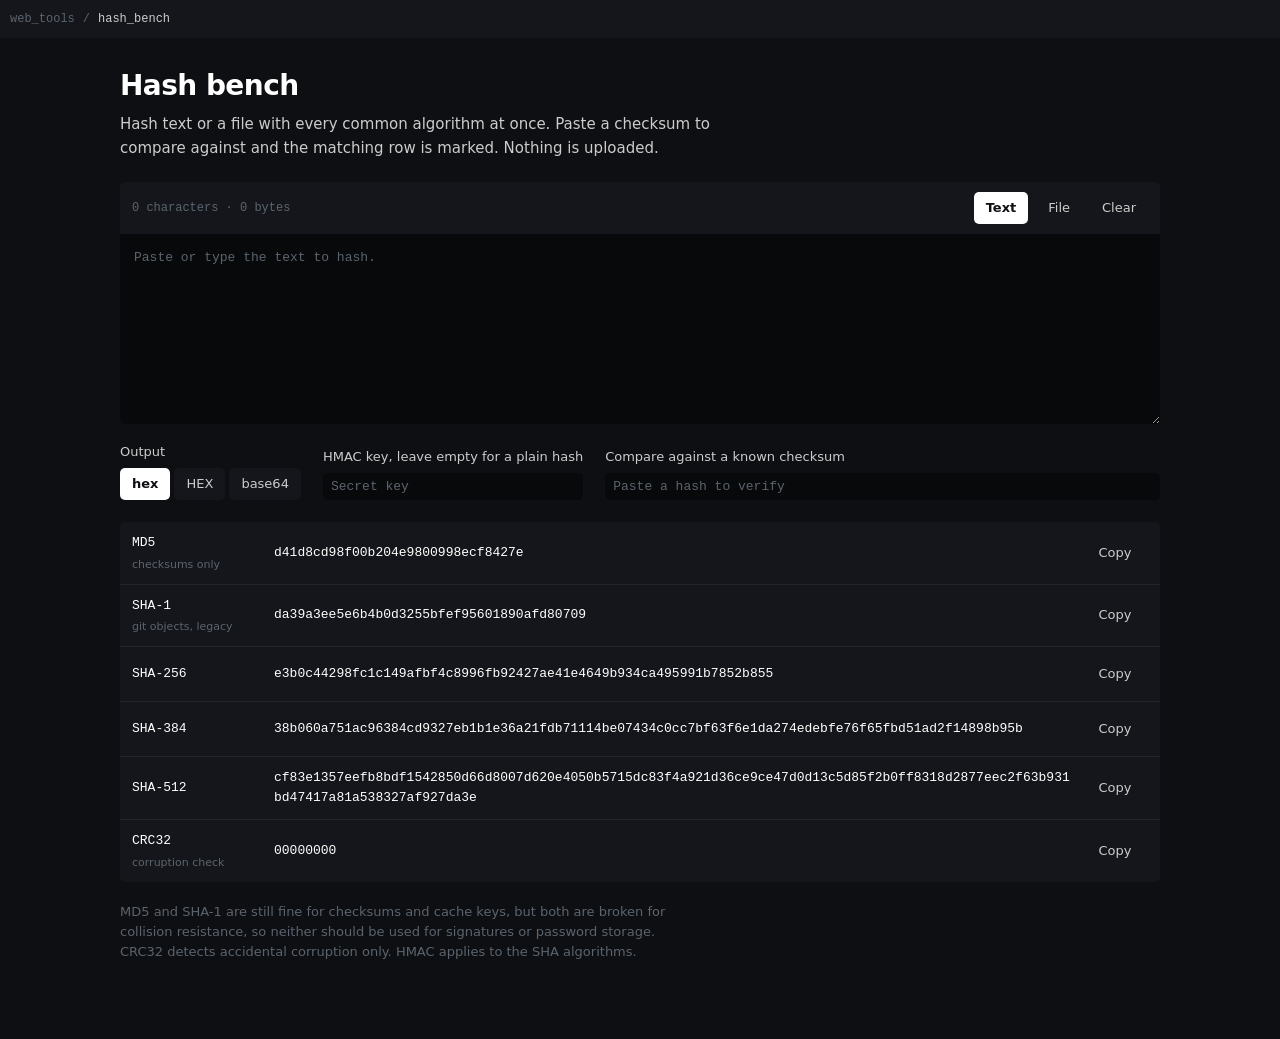
<file: source/hash_bench/index.html>
<!DOCTYPE html>
<html lang="en">
<head>
<meta charset="utf-8">
<meta name="viewport" content="width=device-width, initial-scale=1">
<title>Hash bench</title>

<link rel="icon" href="../../images/Favicon/logo.ico" sizes="32x32">
<link rel="icon" href="../../images/Favicon/logo_96x96.png" type="image/png" sizes="96x96">
<link rel="icon" href="../../images/Favicon/logo.svg" type="image/svg+xml">
<link rel="apple-touch-icon" href="../../images/Favicon/logo_180x180.png">
<link rel="manifest" href="../../images/Favicon/site.webmanifest">
<meta name="theme-color" content="#0e0f12">

<link rel="stylesheet" href="../../styles/core.css">
<style>
	.shell {
		max-width: var(--shell);
		margin: 0 auto;
		padding: 26px 24px 64px;
	}

	.masthead p {
		margin: 6px 0 0;
		color: var(--ink_soft);
		max-width: 66ch;
	}

	.source {
		margin-top: 22px;
		background: var(--surface);
		border-radius: var(--radius);
		overflow: hidden;
	}

	.bar {
		display: flex;
		flex-wrap: wrap;
		gap: 8px;
		align-items: center;
		padding: 10px 12px;
	}

	.bar .stats {
		margin-right: auto;
		color: var(--ink_faint);
		font-family: var(--mono);
		font-size: 12px;
	}

	.tab.on {
		background: var(--ink);
		color: var(--page);
		font-weight: 600;
	}

	textarea {
		display: block;
		width: 100%;
		min-height: 190px;
		padding: 14px;
		border-radius: 0;
		background: var(--well);
		resize: vertical;
		font-family: var(--mono);
		font-size: 13px;
		line-height: 1.6;
	}

	.drop {
		display: none;
		flex-direction: column;
		align-items: center;
		justify-content: center;
		gap: 8px;
		min-height: 190px;
		padding: 20px;
		background: var(--well);
		text-align: center;
	}

	.drop.active {
		display: flex;
	}

	.drop.over {
		outline: 2px dashed var(--ink);
		outline-offset: -10px;
	}

	.drop .headline {
		font-weight: 600;
	}

	.drop .detail {
		color: var(--ink_faint);
		font-family: var(--mono);
		font-size: 12px;
	}

	.options {
		display: flex;
		flex-wrap: wrap;
		gap: 22px;
		align-items: flex-end;
		margin-top: 18px;
	}

	.field {
		display: flex;
		flex-direction: column;
		gap: 6px;
	}

	.field > .caption {
		color: var(--ink_soft);
		font-size: 13px;
	}

	.segmented {
		display: flex;
		gap: 4px;
	}

	.segmented button.on {
		background: var(--ink);
		color: var(--page);
		font-weight: 600;
	}

	#hmac_key {
		min-width: 240px;
		font-family: var(--mono);
	}

	.field.wide {
		flex: 1 1 280px;
	}

	#compare {
		width: 100%;
		font-family: var(--mono);
	}

	.verdict {
		margin-top: 14px;
		padding: 9px 12px;
		border-radius: var(--radius);
		font-size: 13px;
	}

	.verdict[hidden] {
		display: none;
	}

	.verdict.match {
		background: rgba(127, 174, 142, 0.12);
		color: var(--ok);
	}

	.verdict.miss {
		background: rgba(217, 126, 110, 0.1);
		color: var(--danger);
	}

	.digests {
		margin: 22px 0 0;
		padding: 0;
		list-style: none;
		background: var(--surface);
		border-radius: var(--radius);
		overflow: hidden;
	}

	.digests li {
		display: grid;
		grid-template-columns: 130px 1fr auto;
		gap: 12px;
		align-items: center;
		padding: 11px 12px;
	}

	.digests li + li {
		border-top: 1px solid var(--line);
	}

	.digests li.hit {
		background: rgba(127, 174, 142, 0.1);
	}

	.algo {
		display: flex;
		flex-direction: column;
		gap: 2px;
	}

	.algo .name {
		font-family: var(--mono);
		font-size: 13px;
	}

	.algo .note {
		color: var(--ink_faint);
		font-size: 11px;
	}

	.value {
		font-family: var(--mono);
		font-size: 13px;
		word-break: break-all;
		color: var(--ink);
		-webkit-user-select: all;
		user-select: all;
	}

	.value.muted {
		color: var(--ink_faint);
		user-select: auto;
	}

	.digests button {
		min-width: 66px;
	}

	.footnote {
		margin-top: 20px;
		color: var(--ink_faint);
		font-size: 13px;
		max-width: 70ch;
	}

	@media (max-width: 620px) {
		.digests li {
			grid-template-columns: 1fr auto;
		}

		.algo {
			grid-column: 1 / -1;
			flex-direction: row;
			align-items: baseline;
			gap: 8px;
		}
	}
</style>
</head>
<body>

<nav class="site_bar">
	<a href="../../index.html">web_tools</a>
	<span>/</span>
	<strong>hash_bench</strong>
</nav>

<main class="shell">

	<header class="masthead">
		<h1>Hash bench</h1>
		<p>Hash text or a file with every common algorithm at once. Paste a checksum to compare against and the matching row is marked. Nothing is uploaded.</p>
	</header>

	<section class="source">
		<div class="bar">
			<span class="stats" id="stats">0 bytes</span>
			<button class="tab on" id="tab_text" type="button">Text</button>
			<button class="tab" id="tab_file" type="button">File</button>
			<button id="clear_button" type="button">Clear</button>
		</div>

		<textarea id="text" spellcheck="false" placeholder="Paste or type the text to hash."></textarea>

		<div class="drop" id="drop">
			<span class="headline">Drop a file here</span>
			<span class="detail" id="file_detail">Or choose one. The file is read in this page only.</span>
			<button id="choose_button" type="button">Choose a file</button>
			<input type="file" id="file_input" hidden>
		</div>
	</section>

	<div class="options">
		<div class="field">
			<span class="caption">Output</span>
			<div class="segmented" id="format_group">
				<button type="button" class="on" data-format="hex_lower">hex</button>
				<button type="button" data-format="hex_upper">HEX</button>
				<button type="button" data-format="base64">base64</button>
			</div>
		</div>

		<label class="field">
			<span class="caption">HMAC key, leave empty for a plain hash</span>
			<input type="text" id="hmac_key" placeholder="Secret key" autocomplete="off" spellcheck="false">
		</label>

		<label class="field wide">
			<span class="caption">Compare against a known checksum</span>
			<input type="text" id="compare" placeholder="Paste a hash to verify" autocomplete="off" spellcheck="false">
		</label>
	</div>

	<p class="verdict" id="verdict" hidden></p>

	<ul class="digests" id="digests"></ul>

	<p class="footnote">MD5 and SHA-1 are still fine for checksums and cache keys, but both are broken for collision resistance, so neither should be used for signatures or password storage. CRC32 detects accidental corruption only. HMAC applies to the SHA algorithms.</p>

</main>

<script>
	const text_box = document.getElementById("text");
	const drop_zone = document.getElementById("drop");
	const file_input = document.getElementById("file_input");
	const file_detail = document.getElementById("file_detail");
	const stats_box = document.getElementById("stats");
	const hmac_key_box = document.getElementById("hmac_key");
	const compare_box = document.getElementById("compare");
	const verdict_box = document.getElementById("verdict");
	const digest_list = document.getElementById("digests");
	const format_group = document.getElementById("format_group");

	let mode = "text";
	let file_bytes = null;
	let file_name = "";
	let output_format = "hex_lower";
	let run_token = 0;

	/* ---------- MD5, which Web Crypto does not provide ---------- */

	const md5_shifts = [
		7, 12, 17, 22, 7, 12, 17, 22, 7, 12, 17, 22, 7, 12, 17, 22,
		5, 9, 14, 20, 5, 9, 14, 20, 5, 9, 14, 20, 5, 9, 14, 20,
		4, 11, 16, 23, 4, 11, 16, 23, 4, 11, 16, 23, 4, 11, 16, 23,
		6, 10, 15, 21, 6, 10, 15, 21, 6, 10, 15, 21, 6, 10, 15, 21
	];

	const md5_sines = (function () {
		const table = new Uint32Array(64);

		for (let index = 0; index < 64; index++) {
			table[index] = Math.floor(Math.abs(Math.sin(index + 1)) * 4294967296);
		}

		return table;
	})();

	function rotate_left(value, count) {
		return (value << count) | (value >>> (32 - count));
	}

	function md5(bytes) {
		const bit_length = bytes.length * 8;
		const padded_length = (((bytes.length + 8) >> 6) << 6) + 64;
		const buffer = new Uint8Array(padded_length);

		buffer.set(bytes);
		buffer[bytes.length] = 0x80;

		const view = new DataView(buffer.buffer);

		view.setUint32(padded_length - 8, bit_length >>> 0, true);
		view.setUint32(padded_length - 4, Math.floor(bit_length / 4294967296), true);

		let a0 = 0x67452301;
		let b0 = 0xefcdab89;
		let c0 = 0x98badcfe;
		let d0 = 0x10325476;

		const words = new Uint32Array(16);

		for (let offset = 0; offset < padded_length; offset += 64) {
			for (let index = 0; index < 16; index++) {
				words[index] = view.getUint32(offset + index * 4, true);
			}

			let a = a0;
			let b = b0;
			let c = c0;
			let d = d0;

			for (let index = 0; index < 64; index++) {
				let mixed;
				let word_index;

				if (index < 16) {
					mixed = (b & c) | (~b & d);
					word_index = index;
				}

				else if (index < 32) {
					mixed = (d & b) | (~d & c);
					word_index = (5 * index + 1) % 16;
				}

				else if (index < 48) {
					mixed = b ^ c ^ d;
					word_index = (3 * index + 5) % 16;
				}

				else {
					mixed = c ^ (b | ~d);
					word_index = (7 * index) % 16;
				}

				const temp = d;

				d = c;
				c = b;

				const sum = (a + mixed + md5_sines[index] + words[word_index]) >>> 0;

				b = (b + rotate_left(sum, md5_shifts[index])) >>> 0;
				a = temp;
			}

			a0 = (a0 + a) >>> 0;
			b0 = (b0 + b) >>> 0;
			c0 = (c0 + c) >>> 0;
			d0 = (d0 + d) >>> 0;
		}

		const digest = new Uint8Array(16);
		const digest_view = new DataView(digest.buffer);

		digest_view.setUint32(0, a0, true);
		digest_view.setUint32(4, b0, true);
		digest_view.setUint32(8, c0, true);
		digest_view.setUint32(12, d0, true);

		return digest;
	}

	/* ---------- CRC32, a checksum rather than a hash ---------- */

	const crc32_table = (function () {
		const table = new Uint32Array(256);

		for (let index = 0; index < 256; index++) {
			let value = index;

			for (let bit = 0; bit < 8; bit++) {
				value = (value & 1) !== 0 ? (0xedb88320 ^ (value >>> 1)) : (value >>> 1);
			}

			table[index] = value >>> 0;
		}

		return table;
	})();

	function crc32(bytes) {
		let crc = 0xffffffff;

		for (let index = 0; index < bytes.length; index++) {
			crc = crc32_table[(crc ^ bytes[index]) & 0xff] ^ (crc >>> 8);
		}

		const digest = new Uint8Array(4);

		new DataView(digest.buffer).setUint32(0, (crc ^ 0xffffffff) >>> 0, false);

		return digest;
	}

	/* ---------- algorithms ---------- */

	const algorithms = [
		{ id: "md5", label: "MD5", engine: "local", run: md5, note: "checksums only" },
		{ id: "sha1", label: "SHA-1", engine: "subtle", subtle_name: "SHA-1", note: "git objects, legacy" },
		{ id: "sha256", label: "SHA-256", engine: "subtle", subtle_name: "SHA-256", note: "" },
		{ id: "sha384", label: "SHA-384", engine: "subtle", subtle_name: "SHA-384", note: "" },
		{ id: "sha512", label: "SHA-512", engine: "subtle", subtle_name: "SHA-512", note: "" },
		{ id: "crc32", label: "CRC32", engine: "local", run: crc32, note: "corruption check" }
	];

	/* ---------- formatting ---------- */

	function to_hex(bytes) {
		let out = "";

		for (let index = 0; index < bytes.length; index++) {
			out += bytes[index].toString(16).padStart(2, "0");
		}

		return out;
	}

	function to_base64(bytes) {
		let binary = "";

		for (let index = 0; index < bytes.length; index++) {
			binary += String.fromCharCode(bytes[index]);
		}

		return btoa(binary);
	}

	function format_digest(bytes) {
		if (output_format === "base64") {
			return to_base64(bytes);
		}

		const hex = to_hex(bytes);

		return output_format === "hex_upper" ? hex.toUpperCase() : hex;
	}

	function format_size(count) {
		if (count < 1024) {
			return count + (count === 1 ? " byte" : " bytes");
		}

		if (count < 1024 * 1024) {
			return (count / 1024).toFixed(1) + " KB";
		}

		return (count / (1024 * 1024)).toFixed(1) + " MB";
	}

	/* ---------- rows ---------- */

	const rows = {};

	function build_rows() {
		for (const algorithm of algorithms) {
			const row = document.createElement("li");

			const algo_cell = document.createElement("div");
			algo_cell.className = "algo";

			const name = document.createElement("span");
			name.className = "name";
			name.textContent = algorithm.label;
			algo_cell.appendChild(name);

			if (algorithm.note !== "") {
				const note = document.createElement("span");
				note.className = "note";
				note.textContent = algorithm.note;
				algo_cell.appendChild(note);
			}

			const value = document.createElement("code");
			value.className = "value muted";
			value.textContent = "\u2014";

			const copy = document.createElement("button");
			copy.type = "button";
			copy.textContent = "Copy";
			copy.addEventListener("click", function () { copy_value(algorithm.id, copy); });

			row.appendChild(algo_cell);
			row.appendChild(value);
			row.appendChild(copy);
			digest_list.appendChild(row);

			rows[algorithm.id] = { row: row, value: value, copy: copy, hex: "", text: "" };
		}
	}

	function copy_value(id, button) {
		const entry = rows[id];

		if (entry.text === "") {
			return;
		}

		const original = button.textContent;

		function done(label) {
			button.textContent = label;
			setTimeout(function () { button.textContent = original; }, 1100);
		}

		if (navigator.clipboard && window.isSecureContext) {
			navigator.clipboard.writeText(entry.text).then(function () { done("Copied"); }, function () { done("Failed"); });
			return;
		}

		const helper = document.createElement("textarea");
		helper.value = entry.text;
		document.body.appendChild(helper);
		helper.select();
		document.execCommand("copy");
		document.body.removeChild(helper);
		done("Copied");
	}

	/* ---------- hashing ---------- */

	function current_bytes() {
		if (mode === "file") {
			return file_bytes;
		}

		return new TextEncoder().encode(text_box.value);
	}

	async function digest_for(algorithm, bytes, key_bytes) {
		if (key_bytes !== null) {
			if (algorithm.engine !== "subtle") {
				return null;
			}

			const key = await crypto.subtle.importKey(
				"raw",
				key_bytes,
				{ name: "HMAC", hash: algorithm.subtle_name },
				false,
				["sign"]
			);

			return new Uint8Array(await crypto.subtle.sign("HMAC", key, bytes));
		}

		if (algorithm.engine === "local") {
			return algorithm.run(bytes);
		}

		return new Uint8Array(await crypto.subtle.digest(algorithm.subtle_name, bytes));
	}

	async function recompute() {
		run_token++;

		const token = run_token;
		const bytes = current_bytes();

		if (bytes === null) {
			for (const algorithm of algorithms) {
				set_row(algorithm.id, "", "\u2014", true);
			}

			update_stats(null);
			update_verdict();
			return;
		}

		update_stats(bytes);

		const key_text = hmac_key_box.value;
		const key_bytes = key_text === "" ? null : new TextEncoder().encode(key_text);

		for (const algorithm of algorithms) {
			try {
				const digest = await digest_for(algorithm, bytes, key_bytes);

				if (token !== run_token) {
					return;
				}

				if (digest === null) {
					set_row(algorithm.id, "", "not available with an HMAC key", true);
					continue;
				}

				set_row(algorithm.id, to_hex(digest), format_digest(digest), false);
			}

			catch (error) {
				if (token !== run_token) {
					return;
				}

				set_row(algorithm.id, "", "failed: " + error.message, true);
			}
		}

		update_verdict();
	}

	function set_row(id, hex, text, muted) {
		const entry = rows[id];

		entry.hex = hex;
		entry.text = muted ? "" : text;
		entry.value.textContent = text;
		entry.value.className = muted ? "value muted" : "value";
		entry.copy.disabled = muted;
	}

	function update_stats(bytes) {
		if (mode === "file") {
			stats_box.textContent = file_name === "" ? "no file chosen" : file_name + " \u00b7 " + format_size(bytes === null ? 0 : bytes.length);
			return;
		}

		const count = bytes === null ? 0 : bytes.length;
		const characters = Array.from(text_box.value).length;

		stats_box.textContent = characters + (characters === 1 ? " character \u00b7 " : " characters \u00b7 ") + format_size(count);
	}

	/* ---------- compare ---------- */

	function normalize_expected(value) {
		return value.trim().replace(/[\s:]/g, "").toLowerCase();
	}

	function update_verdict() {
		const expected = normalize_expected(compare_box.value);

		for (const algorithm of algorithms) {
			rows[algorithm.id].row.classList.remove("hit");
		}

		if (expected === "") {
			verdict_box.hidden = true;
			return;
		}

		let matched = null;

		for (const algorithm of algorithms) {
			const entry = rows[algorithm.id];

			if (entry.hex !== "" && entry.hex === expected) {
				matched = algorithm.label;
				entry.row.classList.add("hit");
				break;
			}
		}

		verdict_box.hidden = false;

		if (matched !== null) {
			verdict_box.className = "verdict match";
			verdict_box.textContent = "Matches " + matched + ".";
			return;
		}

		verdict_box.className = "verdict miss";
		verdict_box.textContent = "No match. Check the input, or whether the checksum came from a different algorithm.";
	}

	/* ---------- input handling ---------- */

	function set_mode(next) {
		mode = next;

		document.getElementById("tab_text").classList.toggle("on", next === "text");
		document.getElementById("tab_file").classList.toggle("on", next === "file");

		text_box.hidden = next !== "text";
		drop_zone.classList.toggle("active", next === "file");

		recompute();
	}

	function load_file(file) {
		if (!file) {
			return;
		}

		file_name = file.name;
		file_detail.textContent = "Reading " + file.name + "\u2026";

		const reader = new FileReader();

		reader.onload = function () {
			file_bytes = new Uint8Array(reader.result);
			file_detail.textContent = file.name + " \u00b7 " + format_size(file_bytes.length);
			recompute();
		};

		reader.onerror = function () {
			file_bytes = null;
			file_detail.textContent = "Could not read that file.";
			recompute();
		};

		reader.readAsArrayBuffer(file);
	}

	let debounce_timer = null;

	function schedule() {
		clearTimeout(debounce_timer);
		debounce_timer = setTimeout(recompute, 90);
	}

	text_box.addEventListener("input", schedule);
	hmac_key_box.addEventListener("input", schedule);
	compare_box.addEventListener("input", update_verdict);

	document.getElementById("tab_text").addEventListener("click", function () { set_mode("text"); });
	document.getElementById("tab_file").addEventListener("click", function () { set_mode("file"); });

	document.getElementById("clear_button").addEventListener("click", function () {
		if (mode === "file") {
			file_bytes = null;
			file_name = "";
			file_input.value = "";
			file_detail.textContent = "Or choose one. The file is read in this page only.";
		}

		else {
			text_box.value = "";
			text_box.focus();
		}

		recompute();
	});

	document.getElementById("choose_button").addEventListener("click", function () { file_input.click(); });
	file_input.addEventListener("change", function () { load_file(file_input.files[0]); });

	drop_zone.addEventListener("dragover", function (event) {
		event.preventDefault();
		drop_zone.classList.add("over");
	});

	drop_zone.addEventListener("dragleave", function () { drop_zone.classList.remove("over"); });

	drop_zone.addEventListener("drop", function (event) {
		event.preventDefault();
		drop_zone.classList.remove("over");
		load_file(event.dataTransfer.files[0]);
	});

	format_group.addEventListener("click", function (event) {
		const button = event.target.closest("button");

		if (button === null) {
			return;
		}

		output_format = button.dataset.format;

		for (const other of format_group.querySelectorAll("button")) {
			other.classList.toggle("on", other === button);
		}

		recompute();
	});

	build_rows();
	recompute();
</script>

</body>
</html>
</file>
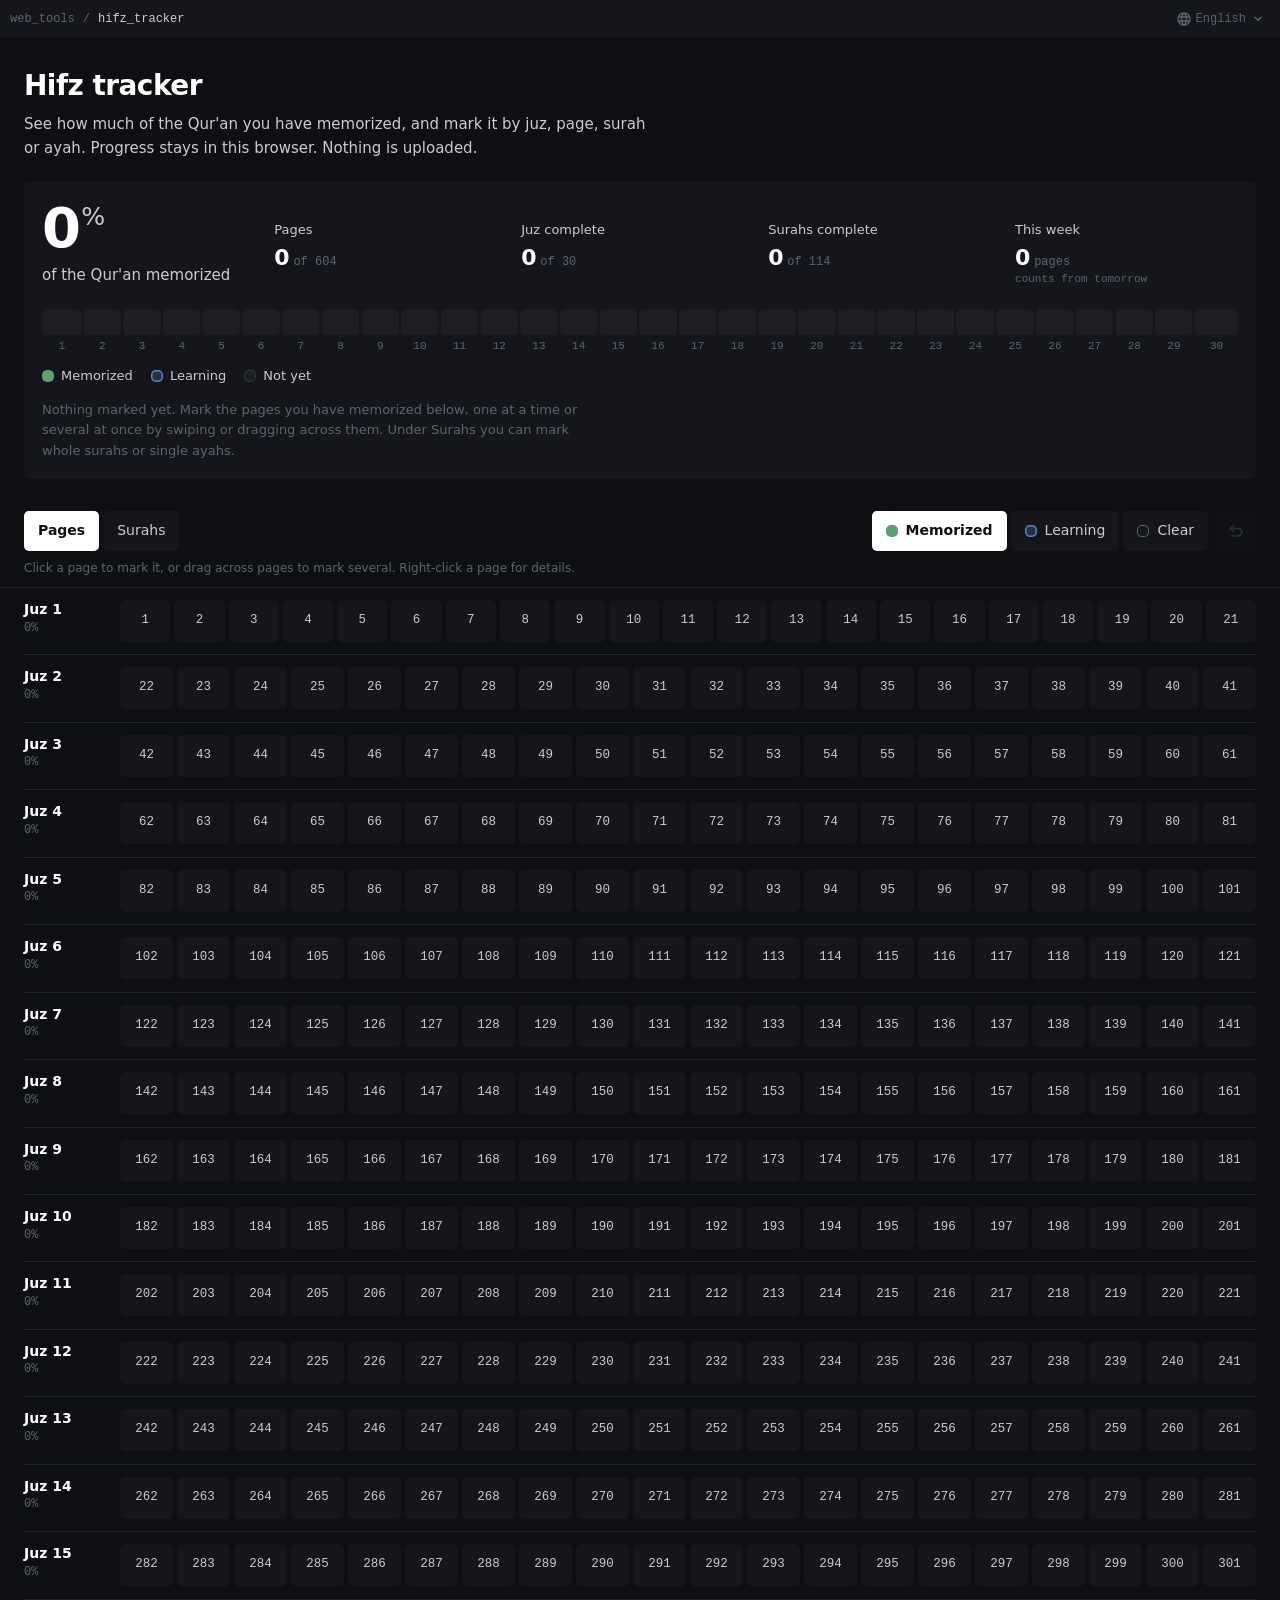
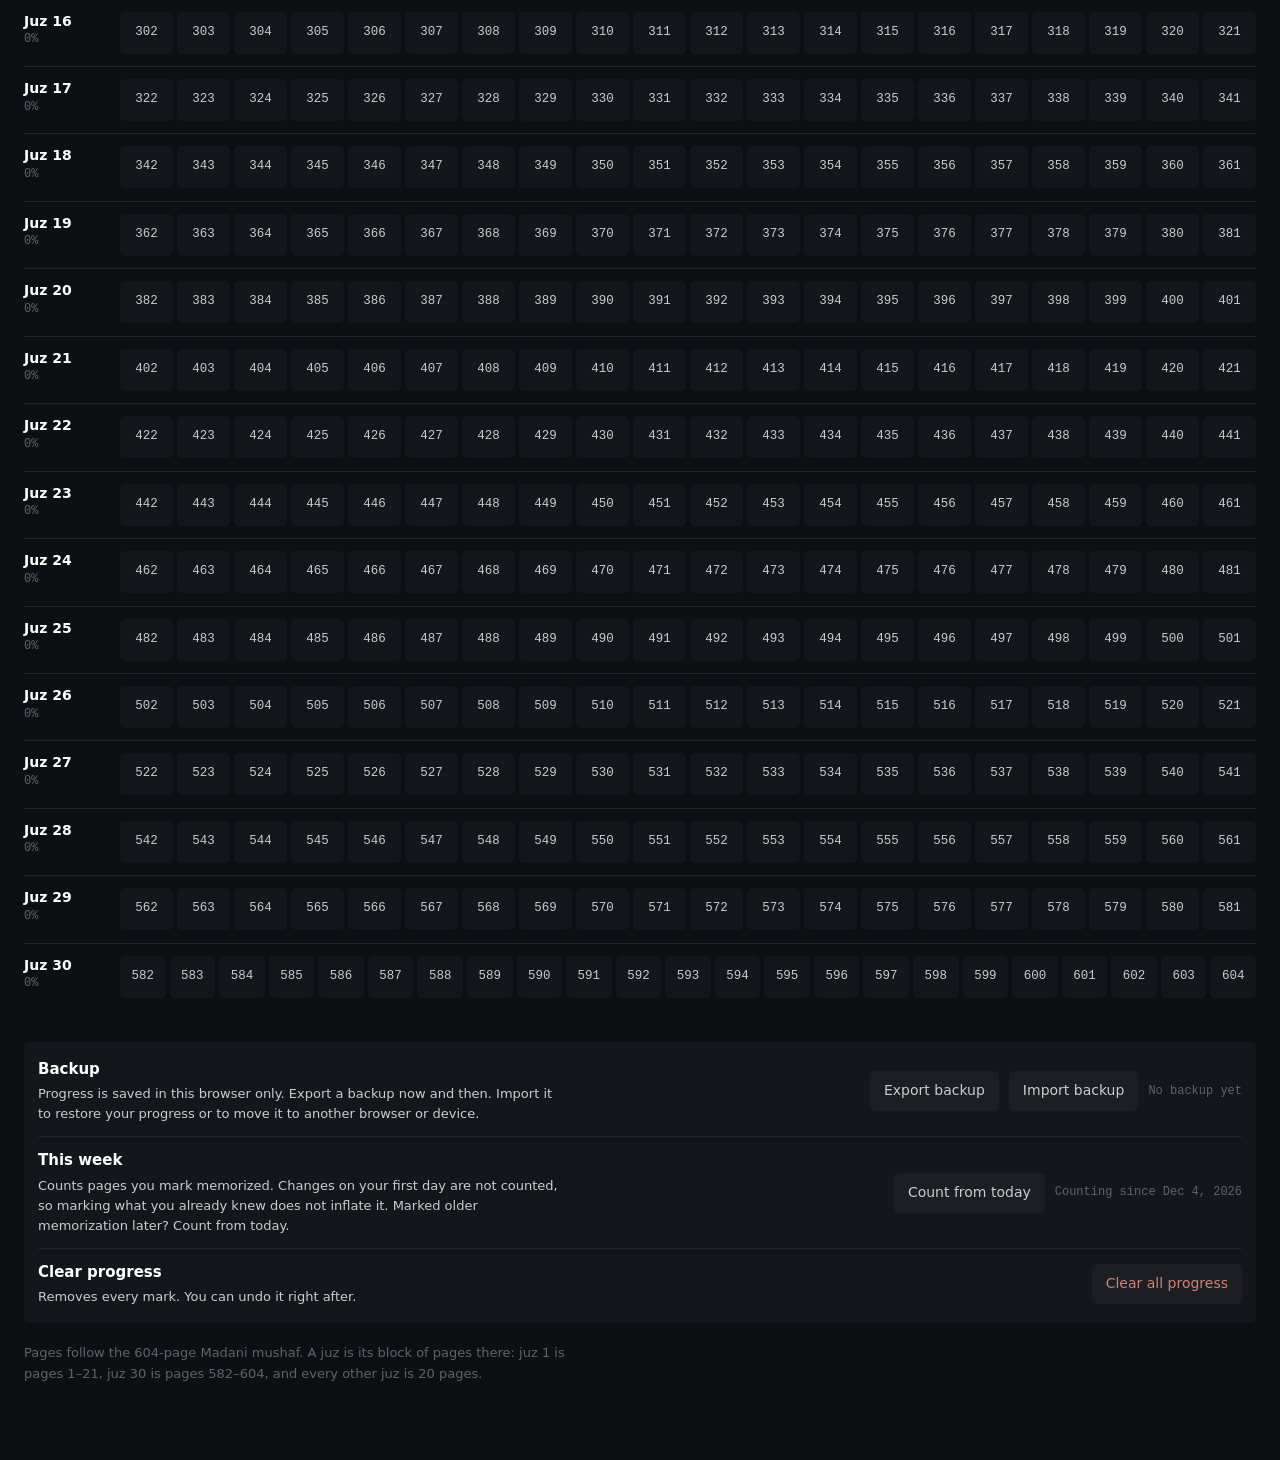
<file: source/hifz_tracker/index.html>
<!DOCTYPE html>
<html lang="en">
<head>
<meta charset="utf-8">
<meta name="viewport" content="width=device-width, initial-scale=1">
<title data-text="title">Hifz tracker</title>
<meta name="description" content="Track how much of the Qur'an you have memorized, by juz, page, surah or ayah. Progress stays in this browser. Nothing is uploaded.">

<link rel="icon" href="../../images/Favicon/logo.ico" sizes="32x32">
<link rel="icon" href="../../images/Favicon/logo_96x96.png" type="image/png" sizes="96x96">
<link rel="icon" href="../../images/Favicon/logo.svg" type="image/svg+xml">
<link rel="apple-touch-icon" href="../../images/Favicon/logo_180x180.png">
<link rel="manifest" href="../../images/Favicon/site.webmanifest">
<meta name="theme-color" content="#0e0f12">

<link rel="stylesheet" href="../../styles/core.css">
<style>
	/*
		Amiri, by Khaled Hosny. SIL Open Font License 1.1: https://github.com/aliftype/amiri
		Subset to the letters of the surah names and embedded, so the page works offline.
	*/
	@font-face {
		font-family: "amiri_subset";
		src: url("[data-uri]") format("woff2");
		font-weight: 400;
		font-style: normal;
		font-display: swap;
	}

	/*
		Progress states are data colors, not interface colors; the interface stays monochrome (core.css).
		Green for memorized and blue for learning, a pair checked for color-blind separation on the dark surface.
		Learning is also drawn outlined (a tint with a ring), so the two differ by shape as well as by hue.
	*/
	:root {
		--memorized: #5aa070;
		--learning: #5884c0;
		--learning_tint: color-mix(in srgb, var(--learning) 24%, var(--surface));
	}

	[hidden] {
		display: none !important;
	}

	/* The page behind an open sheet stays still on iPad. */
	html.locked {
		overflow: hidden;
	}

	/*
		The tool takes the width of the screen, up to a large monitor. Grids and lists use the room: page cells grow, the surah list
		adds columns, the sheet widens. Text keeps its own measure (max-width in ch), so lines stay easy to read.
	*/
	.shell {
		max-width: 160rem;
		margin: 0 auto;
		padding: 26px 24px 64px;
	}

	.masthead p {
		margin: 6px 0 0;
		color: var(--ink_soft);
		max-width: 66ch;
	}

	.arabic {
		font-family: "amiri_subset", "Amiri", "Noto Naskh Arabic", "Geeza Pro", "Traditional Arabic", serif;
		font-weight: 400;
	}

	.panel {
		padding: 14px;
		border-radius: var(--radius);
		background: var(--surface);
	}

	.banner {
		margin: 18px 0 0;
		padding: 9px 12px;
		border-radius: var(--radius);
		background: rgba(201, 165, 107, 0.1);
		color: var(--warn);
		font-size: 13px;
	}

	.glyph {
		flex: none;
		width: 20px;
		height: 20px;
	}

	.glyph .fill {
		fill: currentColor;
		stroke: none;
	}

	.icon_button {
		display: inline-grid;
		place-items: center;
		width: 40px;
		height: 40px;
		padding: 0;
	}

	.key {
		display: inline-block;
		flex: none;
		width: 12px;
		height: 12px;
		border-radius: var(--radius);
	}

	.key_mem { background: var(--memorized); }
	.key_learn { background: var(--learning_tint); box-shadow: inset 0 0 0 1.5px var(--learning); }
	.key_empty { background: var(--raised); box-shadow: inset 0 0 0 1px var(--line_strong); }
	.key_clear { box-shadow: inset 0 0 0 1px var(--ink_faint); }

	/* ---------- summary ---------- */

	.summary {
		margin-top: 22px;
		padding: 18px;
	}

	.summary_top {
		display: grid;
		grid-template-columns: auto minmax(0, 1fr);
		gap: 18px 44px;
		align-items: end;
	}

	.figure {
		margin: 0;
		font-size: 56px;
		font-weight: 600;
		line-height: 1;
		letter-spacing: -0.03em;
		white-space: nowrap;
	}

	.figure_unit {
		margin-left: 2px;
		color: var(--ink_soft);
		font-size: 0.45em;
		font-weight: 500;
		letter-spacing: 0;
		vertical-align: 0.85em;
	}

	.caption {
		margin: 8px 0 0;
		color: var(--ink_soft);
	}

	.stats {
		display: grid;
		grid-template-columns: repeat(4, minmax(0, 1fr));
		gap: 14px 24px;
		margin: 0;
	}

	.stat dt {
		color: var(--ink_soft);
		font-size: 13px;
	}

	.stat dd {
		margin: 2px 0 0;
		color: var(--ink_faint);
		font-family: var(--mono);
		font-size: 12px;
		line-height: 1.35;
	}

	.stat_note {
		display: block;
		font-size: 11px;
	}

	.stat b {
		margin-right: 4px;
		color: var(--ink);
		font-family: var(--sans);
		font-size: 22px;
		font-weight: 600;
		letter-spacing: -0.01em;
	}

	.ribbon {
		position: relative;
		margin-top: 22px;
	}

	.ribbon canvas {
		display: block;
		width: 100%;
		height: 26px;
		cursor: pointer;
	}

	.ribbon_labels {
		display: flex;
		gap: 2px;
		margin-top: 6px;
		color: var(--ink_faint);
		font-family: var(--mono);
		font-size: 11px;
		line-height: 1;
	}

	.ribbon_labels span {
		flex-basis: 0;
		min-width: 0;
		text-align: center;
	}

	.ribbon_tip {
		position: absolute;
		bottom: calc(100% + 8px);
		padding: 5px 9px;
		border-radius: var(--radius);
		background: var(--raised);
		box-shadow: var(--shadow);
		color: var(--ink_soft);
		font-family: var(--mono);
		font-size: 12px;
		white-space: nowrap;
		transform: translateX(-50%);
		pointer-events: none;
	}

	.legend {
		display: flex;
		flex-wrap: wrap;
		gap: 6px 18px;
		margin-top: 14px;
		color: var(--ink_soft);
		font-size: 13px;
	}

	.legend > span {
		display: inline-flex;
		align-items: center;
		gap: 7px;
	}

	.empty_hint {
		max-width: 66ch;
		margin: 14px 0 0;
		color: var(--ink_faint);
		font-size: 13px;
	}

	/* ---------- toolbar ---------- */

	.toolbar {
		position: sticky;
		top: 0;
		z-index: 5;
		margin: 22px -24px 0;
		padding: 10px 24px;
		background: var(--page);
		border-bottom: 1px solid var(--line);
	}

	.toolbar_row {
		display: flex;
		flex-wrap: wrap;
		align-items: center;
		gap: 8px;
	}

	.toolbar_tools {
		display: flex;
		align-items: center;
		gap: 8px;
		margin-left: auto;
	}

	.segmented {
		display: flex;
		gap: 4px;
	}

	.toolbar button,
	.sheet_controls button,
	.data_actions button {
		min-height: 40px;
		padding: 0 14px;
		font-size: 14px;
	}

	.toolbar .icon_button {
		padding: 0;
	}

	.segmented button {
		display: inline-flex;
		align-items: center;
		gap: 8px;
		white-space: nowrap;
	}

	.segmented button.on {
		background: var(--ink);
		color: var(--page);
		font-weight: 600;
	}

	.segmented button.on .key_clear {
		box-shadow: inset 0 0 0 1px var(--page);
	}

	.segmented .count {
		color: var(--ink_faint);
		font-family: var(--mono);
		font-size: 12px;
		font-weight: 400;
	}

	.segmented button.on .count {
		color: var(--page);
		opacity: 0.7;
	}

	/* One line, always the same height, so live text never moves the cells under a finger. */
	.hint {
		overflow: hidden;
		height: 18px;
		margin: 8px 0 0;
		color: var(--ink_faint);
		font-size: 12px;
		line-height: 18px;
		white-space: nowrap;
		text-overflow: ellipsis;
	}

	.hint.live {
		color: var(--ink);
	}

	.search {
		display: flex;
		align-items: center;
		gap: 6px;
		width: min(280px, 100%);
		height: 40px;
		padding: 0 10px;
		border-radius: var(--radius);
		background: var(--well);
		color: var(--ink_faint);
	}

	.search:focus-within {
		outline: 2px solid var(--ink);
		outline-offset: -2px;
	}

	.search input {
		flex: 1;
		min-width: 0;
		height: 100%;
		padding: 0;
		background: transparent;
		font-size: 16px;
	}

	.search input:focus {
		outline: 0;
	}

	.sort_button.reversed .glyph {
		transform: scaleY(-1);
	}

	.filters {
		margin-top: 10px;
		overflow-x: auto;
		scrollbar-width: none;
	}

	.filters::-webkit-scrollbar {
		display: none;
	}

	/* ---------- pages: one row per juz, one cell per page ---------- */

	.map {
		container: map / inline-size;
	}

	.juz_row {
		position: relative;
		isolation: isolate;
		display: grid;
		grid-template-columns: minmax(0, 1fr);
		gap: 8px;
		padding: 12px 0;
		border-top: 1px solid var(--line);
		scroll-margin-top: calc(var(--toolbar_height, 110px) + 4px);
	}

	.juz_row:first-child {
		border-top: 0;
	}

	.juz_row.flash::before {
		content: "";
		position: absolute;
		inset: 4px -10px;
		z-index: -1;
		border-radius: var(--radius);
		background: var(--accent_soft);
		animation: fade_out 1.8s ease-in forwards;
		pointer-events: none;
	}

	@keyframes fade_out {
		0%, 40% { opacity: 1; }
		100% { opacity: 0; }
	}

	.juz_label {
		display: inline-flex;
		align-items: baseline;
		gap: 8px;
		justify-self: start;
		min-height: 36px;
		margin: -6px -8px;
		padding: 6px 8px;
		background: transparent;
		text-align: left;
	}

	.juz_name {
		color: var(--ink);
		font-size: 14px;
		font-weight: 600;
	}

	.juz_pct {
		color: var(--ink_faint);
		font-family: var(--mono);
		font-size: 12px;
	}

	.juz_row.complete .juz_pct {
		color: var(--ink);
	}

	/* A juz takes 1, 2 or 4 lines depending on the room; its cells always fill the line. */
	.juz_pages {
		--cols: var(--n4);
		--cell_height: 44px;
		display: grid;
		grid-template-columns: repeat(var(--cols), minmax(0, 1fr));
		gap: 4px;
		touch-action: pan-y;
		touch-action: pan-y pinch-zoom;
	}

	.juz_pages .cell {
		height: var(--cell_height);
	}

	@container map (min-width: 600px) {
		.juz_row {
			grid-template-columns: 84px minmax(0, 1fr);
			gap: 12px;
		}

		.juz_label {
			flex-direction: column;
			align-items: flex-start;
			gap: 0;
		}

		.juz_pages {
			--cols: var(--n2);
			--cell_height: 42px;
		}
	}

	/*
		One line per juz from here, and the cells grow with the line. A line holds about 20 cells, so a cell is about 5cqi wide;
		a height of 4cqi keeps it a little wider than tall, between 40px and 56px. The numbers grow with it.
	*/
	@container map (min-width: 1000px) {
		.juz_pages {
			--cols: var(--n1);
			--cell_height: clamp(40px, 4cqi - 3px, 56px);
			container-type: inline-size;
		}

		.juz_pages .cell {
			font-size: clamp(12px, 1.1cqi, 14px);
		}
	}

	/*
		Very wide: two juz side by side, read left to right like the ribbon, so most of the mushaf fits on one screen.
		It starts at 2200px, where half a line still gives cells about 40px wide or more.
	*/
	@container map (min-width: 2200px) {
		.juz_list {
			display: grid;
			grid-template-columns: repeat(2, minmax(0, 1fr));
			column-gap: 40px;
		}

		.juz_row:nth-child(2) {
			border-top: 0;
		}
	}

	.cell {
		position: relative;
		min-width: 0;
		height: 44px;
		padding: 0;
		background: var(--surface);
		color: var(--ink_soft);
		font-family: var(--mono);
		font-size: 12px;
		-webkit-user-select: none;
		user-select: none;
		-webkit-touch-callout: none;
		touch-action: pan-y;
		touch-action: pan-y pinch-zoom;
		transition: background-color 0.12s, color 0.12s, box-shadow 0.12s, transform 0.12s;
	}

	.cell:active {
		transform: scale(0.94);
	}

	.cell.mem {
		background: var(--memorized);
		color: var(--ink);
		font-weight: 600;
	}

	.cell.learn {
		background: var(--learning_tint);
		box-shadow: inset 0 0 0 2px var(--learning);
		color: var(--ink);
	}

	/* A page with some ayahs marked shows how much as a small bar. */
	.cell.partial::after {
		content: "";
		position: absolute;
		left: 6px;
		right: 6px;
		bottom: 5px;
		height: 3px;
		border-radius: var(--radius);
		background: linear-gradient(to right, var(--memorized) 0 calc(var(--m) * 100%), var(--learning) 0 calc((var(--m) + var(--l)) * 100%), var(--line_strong) 0);
	}

	.cell[data-preview="2"] {
		background: var(--memorized);
		box-shadow: none;
		color: var(--ink);
		font-weight: 600;
	}

	.cell[data-preview="1"] {
		background: var(--learning_tint);
		box-shadow: inset 0 0 0 2px var(--learning);
		color: var(--ink);
		font-weight: 400;
	}

	.cell[data-preview="0"] {
		background: var(--surface);
		box-shadow: none;
		color: var(--ink_soft);
		font-weight: 400;
	}

	.cell[data-preview]::after {
		display: none;
	}

	/* ---------- surahs ---------- */

	/*
		As many columns as fit at 480px or more: one on a phone, two on an iPad in landscape or a laptop, three or four on a monitor.
		Rows read left to right. Narrower columns cut off more of a surah's progress line ("The Family of Imran, 66 of 200 memorized, 67 learning").
	*/
	.surah_list {
		display: grid;
		grid-template-columns: repeat(auto-fill, minmax(min(100%, 480px), 1fr));
		column-gap: 32px;
	}

	.surah_row {
		display: flex;
		align-items: center;
		gap: 4px;
		min-height: 64px;
		border-bottom: 1px solid var(--line);
	}

	.check {
		--m: 0;
		--l: 0;
		position: relative;
		flex: none;
		display: grid;
		place-items: center;
		width: 44px;
		height: 44px;
		margin-left: -6px;
		padding: 0;
		background: transparent;
	}

	.check::before {
		content: "";
		position: absolute;
		inset: 11px;
		border-radius: 50%;
		background: conic-gradient(var(--memorized) calc(var(--m) * 1turn), var(--learning) 0deg calc((var(--m) + var(--l)) * 1turn), var(--line_strong) 0deg);
		-webkit-mask: radial-gradient(farthest-side, transparent calc(100% - 2.5px), #000 calc(100% - 2.5px));
		mask: radial-gradient(farthest-side, transparent calc(100% - 2.5px), #000 calc(100% - 2.5px));
	}

	.check .glyph {
		position: relative;
		width: 16px;
		height: 16px;
		color: var(--ink);
		opacity: 0;
	}

	.check.done::before {
		background: var(--memorized);
		-webkit-mask: none;
		mask: none;
	}

	.check.done .glyph {
		opacity: 1;
	}

	.surah_open {
		flex: 1;
		min-width: 0;
		display: flex;
		align-items: center;
		gap: 12px;
		min-height: 60px;
		padding: 8px 10px 8px 4px;
		background: transparent;
		text-align: left;
	}

	.surah_no {
		flex: none;
		width: 26px;
		color: var(--ink_faint);
		font-family: var(--mono);
		font-size: 12px;
		text-align: right;
	}

	.surah_text {
		flex: 1;
		min-width: 0;
		display: flex;
		flex-direction: column;
	}

	.surah_name {
		color: var(--ink);
		font-size: 15px;
		font-weight: 600;
	}

	.surah_meta {
		overflow: hidden;
		color: var(--ink_soft);
		font-size: 13px;
		white-space: nowrap;
		text-overflow: ellipsis;
	}

	.surah_ar {
		flex: none;
		padding-bottom: 4px;
		color: var(--ink);
		font-size: 24px;
		line-height: 1.2;
	}

	.empty_list {
		margin: 0;
		padding: 48px 0;
		color: var(--ink_faint);
		text-align: center;
	}

	/* ---------- your data ---------- */

	.data {
		margin-top: 32px;
		padding: 4px 14px;
	}

	.data_row {
		display: flex;
		flex-wrap: wrap;
		align-items: center;
		gap: 10px 18px;
		padding: 12px 0;
	}

	.data_row + .data_row {
		border-top: 1px solid var(--line);
	}

	.data_text {
		flex: 1 1 320px;
	}

	.data_text p {
		max-width: 64ch;
		margin: 3px 0 0;
		color: var(--ink_soft);
		font-size: 13px;
	}

	.data_actions {
		display: flex;
		flex-wrap: wrap;
		align-items: center;
		gap: 6px 10px;
	}

	.data_actions button {
		background: var(--raised);
	}

	.note {
		color: var(--ink_faint);
		font-family: var(--mono);
		font-size: 12px;
	}

	button.danger {
		color: var(--danger);
	}

	button.danger.armed {
		background: var(--danger);
		color: var(--page);
		font-weight: 600;
	}

	.nowrap {
		white-space: nowrap;
	}

	.footnote {
		max-width: 70ch;
		margin: 20px 0 0;
		color: var(--ink_faint);
		font-size: 13px;
	}

	/* ---------- surah sheet ---------- */

	/* The sheet widens with the screen, up to 1200px, so a long surah needs fewer rows of ayahs. */
	.sheet {
		width: min(clamp(720px, 64vw, 1200px), calc(100vw - 32px));
		max-width: none;
		max-height: calc(100vh - 32px);
		max-height: calc(100dvh - 32px);
		margin: auto;
		padding: 0;
		border: 0;
		border-radius: var(--radius);
		background: var(--surface);
		box-shadow: var(--shadow_deep);
		color: var(--ink);
		overflow: hidden;
	}

	.sheet[open] {
		display: flex;
		flex-direction: column;
	}

	.sheet::backdrop {
		background: rgba(0, 0, 0, 0.5);
	}

	.sheet_head {
		position: relative;
		flex: none;
		padding: 18px 56px 8px;
		text-align: center;
	}

	.sheet_close {
		position: absolute;
		top: 8px;
		right: 8px;
		background: transparent;
	}

	/* Room below for the deep tails of letters like the final mim in القلم. */
	.sheet_ar {
		margin: 0;
		font-size: 40px;
		line-height: 1.65;
	}

	.sheet_head h2 {
		margin-top: 2px;
		font-size: 17px;
	}

	.sheet_sub {
		margin: 2px 0 0;
		color: var(--ink_soft);
		font-size: 13px;
	}

	.sheet_meta {
		margin: 4px 0 0;
		color: var(--ink_faint);
		font-family: var(--mono);
		font-size: 12px;
	}

	.sheet_body {
		flex: 1;
		min-height: 0;
		padding: 0 16px 16px;
		overflow-y: auto;
		overscroll-behavior: contain;
	}

	.sheet_tools {
		position: sticky;
		top: 0;
		z-index: 2;
		padding: 8px 0;
		background: var(--surface);
	}

	.sheet_progress {
		display: flex;
		align-items: center;
		gap: 14px;
		color: var(--ink_soft);
		font-size: 13px;
	}

	.sheet_progress p {
		flex: none;
		margin: 0;
	}

	.bar {
		flex: 1;
		display: flex;
		height: 6px;
		overflow: hidden;
		border-radius: var(--radius);
		background: var(--raised);
	}

	.bar i {
		display: block;
		height: 100%;
	}

	.bar_mem {
		background: var(--memorized);
	}

	.bar_learn {
		background: var(--learning);
	}

	.bar_learn.gap {
		border-left: 2px solid var(--surface);
	}

	.sheet_controls {
		display: flex;
		flex-wrap: wrap;
		align-items: center;
		justify-content: space-between;
		gap: 8px;
		margin-top: 12px;
	}

	.sheet_controls .segmented button:not(.on),
	.sheet_controls > button {
		background: var(--raised);
	}

	.ayah_grid {
		display: grid;
		grid-template-columns: repeat(auto-fill, minmax(48px, 1fr));
		gap: 4px;
		padding: 4px 0;
		touch-action: pan-y;
		touch-action: pan-y pinch-zoom;
	}

	.ayah_grid .cell {
		background: var(--raised);
		font-size: 13px;
	}

	.ayah_grid .cell[data-preview="0"] {
		background: var(--raised);
	}

	.ayah_grid .cell.mem,
	.ayah_grid .cell[data-preview="2"] {
		background: var(--memorized);
	}

	.ayah_grid .cell.learn,
	.ayah_grid .cell[data-preview="1"] {
		background: var(--learning_tint);
	}

	.page_mark {
		display: flex;
		flex-direction: column;
		align-items: center;
		justify-content: center;
		height: 44px;
		color: var(--ink_soft);
		font-family: var(--mono);
		font-size: 12px;
		line-height: 1.2;
		-webkit-user-select: none;
		user-select: none;
	}

	.page_mark small {
		color: var(--ink_faint);
		font-size: 10px;
	}

	/* ---------- popover and toast ---------- */

	.popover {
		position: fixed;
		z-index: 8;
		width: min(300px, calc(100vw - 24px));
		padding: 12px;
		border-radius: var(--radius);
		background: var(--surface);
		box-shadow: var(--shadow_deep);
	}

	.pop_title {
		margin: 0;
		font-size: 15px;
		font-weight: 600;
	}

	.pop_text {
		margin: 2px 0 0;
		color: var(--ink_soft);
		font-size: 13px;
	}

	.pop_list,
	.pop_actions {
		display: grid;
		gap: 4px;
		margin-top: 10px;
	}

	.pop_list button,
	.pop_actions button {
		display: flex;
		align-items: center;
		gap: 10px;
		min-height: 44px;
		background: var(--raised);
		color: var(--ink);
		font-size: 14px;
		text-align: left;
	}

	.pop_list button {
		justify-content: space-between;
		min-height: 52px;
	}

	.pop_list small {
		display: block;
		color: var(--ink_faint);
		font-family: var(--mono);
		font-size: 11.5px;
	}

	.pop_list .glyph {
		color: var(--ink_faint);
	}

	.toast {
		position: fixed;
		left: 50%;
		bottom: 24px;
		z-index: 10;
		display: flex;
		align-items: center;
		gap: 10px;
		max-width: calc(100vw - 24px);
		padding: 6px 6px 6px 12px;
		border-radius: var(--radius);
		background: var(--raised);
		box-shadow: var(--shadow_deep);
		color: var(--ink_soft);
		font-size: 13px;
		transform: translateX(-50%);
	}

	.toast span {
		overflow: hidden;
		padding: 6px 0;
		white-space: nowrap;
		text-overflow: ellipsis;
	}

	.toast button {
		flex: none;
		min-height: 36px;
		background: var(--line_strong);
		color: var(--ink);
	}

	.picker_input {
		position: absolute;
		width: 1px;
		height: 1px;
		opacity: 0;
		pointer-events: none;
	}

	/* Wide: the three parts of Your data side by side, each with its buttons under its text. */
	@media (min-width: 1300px) {
		.data {
			display: grid;
			grid-template-columns: repeat(3, minmax(0, 1fr));
			column-gap: 28px;
		}

		.data_row {
			flex-direction: column;
			align-items: flex-start;
		}

		.data_text {
			flex: none;
		}

		.data_row + .data_row {
			padding-left: 28px;
			border-top: 0;
			border-left: 1px solid var(--line);
		}
	}

	@media (max-width: 1000px) {
		.stats {
			grid-template-columns: repeat(2, minmax(0, 1fr));
		}
	}

	@media (max-width: 640px) {
		.toolbar_tools {
			order: 3;
			flex-basis: 100%;
			margin-left: 0;
		}

		.toolbar_tools > .segmented {
			flex: 1;
		}

		.toolbar_tools > .segmented button {
			flex: 1;
			justify-content: center;
			padding: 0 8px;
		}

		.toolbar_tools .search {
			flex: 1;
			width: auto;
		}

		#undo_button {
			margin-left: auto;
		}

		.toolbar > .hint {
			display: none;
		}
	}

	@media (max-width: 540px) {
		.shell {
			padding: 20px 14px 48px;
		}

		.toolbar {
			margin: 22px -14px 0;
			padding: 10px 14px;
		}

		.summary_top {
			grid-template-columns: minmax(0, 1fr);
		}

		.figure {
			font-size: 48px;
		}

		.ribbon_labels .minor {
			visibility: hidden;
		}

		.sheet {
			width: calc(100vw - 16px);
			max-height: calc(100dvh - 16px);
		}

		.sheet_head {
			padding: 14px 48px 6px;
		}
	}

	/* The longest brush labels (Uzbek) still fit on a 320px phone. */
	@media (max-width: 359px) {
		.toolbar_tools > .segmented button {
			gap: 6px;
			padding: 0 6px;
			font-size: 13px;
		}
	}
</style>
</head>
<body>

<nav class="site_bar">
	<a href="../../index.html">web_tools</a>
	<span>/</span>
	<strong>hifz_tracker</strong>
</nav>

<!-- Icons: Material Symbols, Rounded style, filled, by Google. Apache License 2.0: https://github.com/google/material-design-icons -->

<main class="shell">

	<header class="masthead">
		<h1 data-text="title">Hifz tracker</h1>
		<p data-text="intro">See how much of the Qur'an you have memorized, and mark it by juz, page, surah or ayah. Progress stays in this browser. Nothing is uploaded.</p>
	</header>

	<p class="banner" id="storage_banner" data-text="storage_banner" hidden>This browser is not saving your progress, so it will be lost when you close the page. Export a backup to keep it.</p>

	<section class="panel summary" aria-label="Progress" data-text-aria-label="summary_label">
		<div class="summary_top">
			<div>
				<p class="figure"><span id="figure_value">0</span><span class="figure_unit">%</span></p>
				<p class="caption" id="figure_caption">of the Qur'an memorized</p>
			</div>
			<dl class="stats">
				<div class="stat"><dt data-text="stat_pages">Pages</dt><dd><b id="stat_pages">0</b><span data-text="stat_of" data-total="604">of 604</span></dd></div>
				<div class="stat"><dt data-text="stat_juz">Juz complete</dt><dd><b id="stat_juz">0</b><span data-text="stat_of" data-total="30">of 30</span></dd></div>
				<div class="stat"><dt data-text="stat_surahs">Surahs complete</dt><dd><b id="stat_surahs">0</b><span data-text="stat_of" data-total="114">of 114</span></dd></div>
				<div class="stat"><dt data-text="stat_week">This week</dt><dd><b id="stat_week">0</b><span id="stat_week_unit">pages</span><span class="stat_note" id="stat_week_note" data-text="stat_week_note" hidden>counts from tomorrow</span></dd></div>
			</dl>
		</div>
		<div class="ribbon">
			<canvas id="ribbon" role="img" aria-label="Memorized pages across the mushaf, juz 1 to 30. Tap a juz to jump to it." data-text-aria-label="ribbon_label"></canvas>
			<div class="ribbon_labels" id="ribbon_labels" aria-hidden="true"></div>
			<div class="ribbon_tip" id="ribbon_tip" hidden></div>
		</div>
		<div class="legend">
			<span><i class="key key_mem"></i><span data-text="legend_memorized">Memorized</span></span>
			<span><i class="key key_learn"></i><span id="legend_learning">Learning</span></span>
			<span><i class="key key_empty"></i><span data-text="legend_empty">Not yet</span></span>
		</div>
		<p class="empty_hint" id="empty_hint" data-text="empty_hint" hidden>Nothing marked yet. Mark the pages you have memorized below, one at a time or several at once by swiping or dragging across them. Under Surahs you can mark whole surahs or single ayahs.</p>
	</section>

	<div class="toolbar" id="toolbar">
		<div class="toolbar_row">
			<div class="segmented" role="tablist" aria-label="View" data-text-aria-label="view_label">
				<button type="button" role="tab" data-view="pages" aria-selected="true" aria-controls="view_pages" data-text="view_pages">Pages</button>
				<button type="button" role="tab" data-view="surahs" aria-selected="false" aria-controls="view_surahs" data-text="view_surahs">Surahs</button>
			</div>
			<div class="toolbar_tools">
				<div class="segmented pages_only" role="radiogroup" aria-label="Mark as" data-text-aria-label="brush_label">
					<button type="button" role="radio" data-brush="2" aria-checked="true"><i class="key key_mem"></i><span data-text="brush_memorized">Memorized</span></button>
					<button type="button" role="radio" data-brush="1" aria-checked="false"><i class="key key_learn"></i><span data-text="brush_learning">Learning</span></button>
					<button type="button" role="radio" data-brush="0" aria-checked="false"><i class="key key_clear"></i><span data-text="brush_clear">Clear</span></button>
				</div>
				<label class="search surahs_only" hidden>
					<svg class="glyph" viewBox="0 -960 960 960" aria-hidden="true"><path class="fill" d="M380-320q-109 0-184.5-75.5T120-580q0-109 75.5-184.5T380-840q109 0 184.5 75.5T640-580q0 44-14 83t-38 69l224 224q11 11 11 28t-11 28q-11 11-28 11t-28-11L532-372q-30 24-69 38t-83 14Zm0-80q75 0 127.5-52.5T560-580q0-75-52.5-127.5T380-760q-75 0-127.5 52.5T200-580q0 75 52.5 127.5T380-400Z"/></svg>
					<input type="search" id="search" placeholder="Search surahs" aria-label="Search surahs" data-text-placeholder="search_surahs" data-text-aria-label="search_surahs" autocomplete="off" autocapitalize="off" spellcheck="false" enterkeyhint="search">
				</label>
				<button type="button" class="icon_button sort_button surahs_only" id="sort_button" aria-label="Show surahs from 114 to 1" title="Reverse the order" data-text-title="sort_title" hidden><svg class="glyph" viewBox="0 -960 960 960" aria-hidden="true"><path class="fill" d="M360-440q-17 0-28.5-11.5T320-480v-247l-75 75q-11 11-27.5 11T189-652q-12-12-12-28.5t12-28.5l143-143q6-6 13-8.5t15-2.5q8 0 15 2.5t13 8.5l144 144q12 12 11.5 28T531-651q-12 11-28 11.5T475-651l-75-76v247q0 17-11.5 28.5T360-440ZM600-87q-8 0-15-2.5t-13-8.5L428-242q-12-12-11.5-28t12.5-28q12-11 28-11.5t28 11.5l75 76v-247q0-17 11.5-28.5T600-520q17 0 28.5 11.5T640-480v247l75-75q11-11 27.5-11t28.5 11q12 12 12 28.5T771-251L628-108q-6 6-13 8.5T600-87Z"/></svg></button>
			</div>
			<button type="button" class="icon_button" id="undo_button" aria-label="Undo" title="Undo (Ctrl + Z)" data-text-aria-label="undo" data-text-title="undo_title" disabled><svg class="glyph" viewBox="0 -960 960 960" aria-hidden="true"><path class="fill" d="M320-200q-17 0-28.5-11.5T280-240q0-17 11.5-28.5T320-280h244q63 0 109.5-40T720-420q0-60-46.5-100T564-560H312l76 76q11 11 11 28t-11 28q-11 11-28 11t-28-11L188-572q-6-6-8.5-13t-2.5-15q0-8 2.5-15t8.5-13l144-144q11-11 28-11t28 11q11 11 11 28t-11 28l-76 76h252q97 0 166.5 63T800-420q0 94-69.5 157T564-200H320Z"/></svg></button>
		</div>
		<p class="hint pages_only" id="hint"></p>
		<div class="segmented filters surahs_only" role="radiogroup" aria-label="Filter surahs" data-text-aria-label="filter_label" hidden>
			<button type="button" class="on" role="radio" data-filter="all" aria-checked="true"><span data-text="filter_all">All</span> <span class="count"></span></button>
			<button type="button" role="radio" data-filter="progress" aria-checked="false"><span data-text="filter_progress">In progress</span> <span class="count"></span></button>
			<button type="button" role="radio" data-filter="memorized" aria-checked="false"><span data-text="filter_memorized">Memorized</span> <span class="count"></span></button>
			<button type="button" role="radio" data-filter="not_started" aria-checked="false"><span data-text="filter_not_started">Not started</span> <span class="count"></span></button>
		</div>
	</div>

	<section class="map" id="view_pages" role="tabpanel" aria-label="Pages by juz" data-text-aria-label="pages_view_label"></section>

	<section id="view_surahs" role="tabpanel" aria-label="Surahs" data-text-aria-label="view_surahs" hidden>
		<div class="surah_list" id="surah_list"></div>
		<p class="empty_list" id="surah_empty" hidden></p>
	</section>

	<section class="panel data" aria-label="Your data" data-text-aria-label="data_label">
		<div class="data_row">
			<div class="data_text">
				<h2 data-text="backup_heading">Backup</h2>
				<p data-text="backup_text">Progress is saved in this browser only. Export a backup now and then. Import it to restore your progress or to move it to another browser or device.</p>
			</div>
			<div class="data_actions">
				<button type="button" id="export_button" data-text="backup_export">Export backup</button>
				<button type="button" id="import_button" data-text="backup_import">Import backup</button>
				<span class="note" id="backup_note"></span>
			</div>
		</div>
		<div class="data_row">
			<div class="data_text">
				<h2 data-text="week_heading">This week</h2>
				<p data-text="week_text">Counts pages you mark memorized. Changes on your first day are not counted, so marking what you already knew does not inflate it. Marked older memorization later? Count from today.</p>
			</div>
			<div class="data_actions">
				<button type="button" id="count_button" data-text="week_count_today">Count from today</button>
				<span class="note" id="count_note"></span>
			</div>
		</div>
		<div class="data_row">
			<div class="data_text">
				<h2 data-text="clear_heading">Clear progress</h2>
				<p data-text="clear_text">Removes every mark. You can undo it right after.</p>
			</div>
			<div class="data_actions">
				<button type="button" class="danger" id="clear_button" data-text="clear_all">Clear all progress</button>
			</div>
		</div>
	</section>

	<p class="footnote" id="footnote">Pages follow the 604-page Madani mushaf. A juz is its block of pages there: juz 1 is <span class="nowrap">pages 1–21</span>, juz 30 is <span class="nowrap">pages 582–604</span>, and every other juz is 20 pages.</p>

</main>

<dialog class="sheet" id="sheet" aria-labelledby="sheet_title">
	<header class="sheet_head">
		<p class="sheet_ar arabic" id="sheet_ar" lang="ar" dir="rtl"></p>
		<h2 id="sheet_title"></h2>
		<p class="sheet_sub" id="sheet_sub"></p>
		<p class="sheet_meta" id="sheet_meta"></p>
		<button type="button" class="icon_button sheet_close" aria-label="Close" title="Close" data-text-aria-label="close" data-text-title="close"><svg class="glyph" viewBox="0 -960 960 960" aria-hidden="true"><path class="fill" d="M480-424 284-228q-11 11-28 11t-28-11q-11-11-11-28t11-28l196-196-196-196q-11-11-11-28t11-28q11-11 28-11t28 11l196 196 196-196q11-11 28-11t28 11q11 11 11 28t-11 28L536-480l196 196q11 11 11 28t-11 28q-11 11-28 11t-28-11L480-424Z"/></svg></button>
	</header>
	<div class="sheet_body" id="sheet_body">
		<div class="sheet_tools" id="sheet_tools">
			<div class="sheet_progress">
				<div class="bar" aria-hidden="true"><i class="bar_mem"></i><i class="bar_learn"></i></div>
				<p id="sheet_progress_text"></p>
			</div>
			<div class="sheet_controls">
				<div class="segmented" role="radiogroup" aria-label="Mark as" data-text-aria-label="brush_label">
					<button type="button" role="radio" data-brush="2" aria-checked="true"><i class="key key_mem"></i><span data-text="brush_memorized">Memorized</span></button>
					<button type="button" role="radio" data-brush="1" aria-checked="false"><i class="key key_learn"></i><span data-text="brush_learning">Learning</span></button>
					<button type="button" role="radio" data-brush="0" aria-checked="false"><i class="key key_clear"></i><span data-text="brush_clear">Clear</span></button>
				</div>
				<button type="button" id="fill_button">Mark all memorized</button>
			</div>
			<p class="hint" id="sheet_hint"></p>
		</div>
		<div class="ayah_grid" id="ayah_grid"></div>
	</div>
</dialog>

<div class="popover" id="popover" role="dialog" aria-label="Details" data-text-aria-label="details" hidden></div>

<div class="toast" id="toast" role="status" aria-live="polite" hidden>
	<span id="toast_message"></span>
	<button type="button" id="toast_undo" data-text="undo">Undo</button>
</div>

<input type="file" class="picker_input" id="import_file" accept=".json,application/json" tabindex="-1" aria-hidden="true">

<script src="../../Scripts/Languages/Language.js"></script>
<script src="../../Scripts/Languages/EN.js"></script>
<script src="../../Scripts/Languages/UZ.js"></script>
<script src="../../Scripts/Languages/RU.js"></script>
<script>
	/*
		PROTOCOL: hifz_tracker
		Read /AGENTS.md first. This block adds the rules specific to this tool.
		Update it in the same change whenever any of it stops being true.

		MAP (classes in this script, in order)
		Quran: surah table, page starts of the 604-page Madani mushaf, lookups (surah_of, page_of, juz_starts), labels, search keys
		Store: one state per ayah, the weekly log, undo history, localStorage, backup files
		Stats: pages, surahs and juz, derived from Store.ayahs
		Format: numbers, dates and the marking sentences shown in the interface
		Dom: element helpers and the Material Symbols paths used from script
		Toast, Popover: short-lived chrome; Popover holds page details and juz actions
		Painter: tap, swipe-to-range and long press on a grid of cells; used by the page map and the surah sheet
		Summary: the headline figure, stats and the mushaf ribbon (canvas)
		Pages: juz rows of page cells, page details, juz actions
		Surahs: the surah list, search, filters and order
		Sheet: one surah's ayahs, in a dialog
		Data: backup export and import, the weekly count, clear all
		App: start-up, render, translate, view and brush, keyboard, dialogs
		Outside this script, in /Scripts/Languages: Language.js, the language layer shared by the site, and one file per language (EN.js, UZ.js, RU.js), whose hifz_tracker section holds this tool's texts.

		INVARIANTS
		Progress is one state per ayah: Store.ayahs, 6236 entries, 0 not memorized, 1 learning, 2 memorized. Pages, surahs and juz are always derived, never stored.
		Every change goes through Store (set_range, undo, import_backup, reset_all, start_counting_today); each saves an undo snapshot before changing anything, so undo and the weekly log stay right.
		"How much" is measured in pages. A page counts by the share of its ayahs memorized, because ayahs differ a lot in length and a page does not.
		Juz are the page blocks of the Madani mushaf (juz 1 is pages 1 to 21, juz 30 is 582 to 604, the rest 20 pages each). The classical starts of juz 4, 7, 11 and 26 fall mid-page; the page block wins.
		Quran.page_starts keeps 604 entries. It was checked against two independent datasets (quran-meta and fawazahmed0/quran-api); do not edit it by hand.
		Storage key "web_tools.hifz_tracker". The ayahs field is a 6236-character string of 0, 1 and 2. Never change what a stored field means; new fields are optional and have a default.
		A backup file is the stored object plus exported_at. Import accepts any file with a valid ayahs field; log and baseline are optional. Backups from the earlier standalone file import unchanged.
		The weekly log stores net memorized pages per local day. Changes made on the baseline day are not logged.
		Color: the interface uses core.css tokens only. The two progress states are data colors, defined once at the top of the style block: --memorized (green) and --learning (blue), a pair checked for color-blind separation on the dark surface. Learning is also drawn outlined (tint and ring) so the states differ by shape too. Not yet is the plain surface. Text never takes a state color.
		Touch: a finger marks by swiping sideways and scrolls by swiping up or down (touch-action: pan-y); mouse and Apple Pencil mark in any direction. Starting on a cell that already has the brush's state erases instead.
		A press that dismisses a popover does nothing else. A click that follows a swipe or a long press is ignored.
		The toast moves into an open dialog, because a modal dialog sits in the top layer above it.
		Layout: the tool is as wide as the screen, up to 160rem, not the site's --shell. Grids take the room; text keeps its measure (max-width in ch). The page map follows its own width (container map): a juz takes 4, 2 or 1 lines; from 1000px a cell's height and numbers follow its line (cqi, with .juz_pages as the container); from 2200px .juz_list puts two juz on a line, in reading order. Painter finds cells by data-index under the pointer, so layout changes need no script changes.
		Text: no interface text is written in this script. Each one is a key in the hifz_tracker section of /Scripts/Languages/EN.js, UZ.js and RU.js (App.init calls Language.start("hifz_tracker")): markup asks for it with data-text attributes, the script with Language.text. A sentence is never put together from pieces, because word order differs between languages; the whole sentence gets a key with {placeholders}, and a text that changes with a number lists its plural forms.
		EN.js has every key, and the other languages fall back to it. The English in the markup is only what shows before the script runs; keep it equal to EN.js (Language warns in the console when they differ).
		Text the script builds once (juz labels, surah names, the footnote, an open sheet) is redone in App.translate when the language changes, then everything renders again.
		Surah names and meanings: English in Quran.surahs; other languages in the surahs list of their hifz_tracker section, 114 rows in mushaf order. The Arabic names never change.
		Search matches the English, Arabic and aliases, and the names, meanings and aliases of every loaded language. Quran.normalize drops marks and the Uzbek ʻ and ʼ, so typing without them still matches.
		Numbers and dates go through Language (Format.pages, Format.percent, Format.date), so 12.5 reads 12,5 in Russian and Uzbek. A plural form is picked from the number as shown, after rounding.
		The language choice is stored for the whole site ("web_tools.language"), not in this tool's storage key, and is not part of backups.

		CHECKLIST: adding a progress state (for example "needs revision")
		1. The digit for it in Store.ayahs, and #valid_ayahs to accept it. Old files keep their meaning.
		2. Stats counters, and Format.marked and Format.marking with their keys.
		3. A cell class, a key, a ribbon color in Summary.draw, the check ring and the sheet bar. Its color is a data color next to --memorized and --learning, checked against both for color-blind separation, with a fill style of its own.
		4. A brush button in the toolbar and in the sheet, and its label in Sheet.render_fill.
		5. Surah filters if it should be filterable.
		6. Its texts (brush, legend, cell labels, marking sentences) in every language file.

		CHECKLIST: adding or changing a text
		1. Add or change the key in the hifz_tracker section of EN.js, and of UZ.js and RU.js in the same change. Language.missing("uz") in the console lists the keys a language lacks.
		2. Markup: data-text="key" on an element that holds only that text (wrap it in a span next to icons), or data-text-aria-label, data-text-title, data-text-placeholder. Keep the English in the markup equal to EN.js.
		3. Script: Language.text("key", { values }). Text built once goes in a translate method, so it follows a change of language.

		CHECKLIST: adding a language (the steps for the site are at the top of EN.js)
		1. In the new language file, give the hifz_tracker section every key and a surahs list of 114 rows like the one in UZ.js.
		2. Add its script tag after the other language files, before this script.
		3. Check the toolbar and the brush buttons on a phone: long words must still fit.

		MANUAL TESTS before finishing
		Finger: tap a page, swipe sideways across pages, start a swipe on a marked page (it erases), swipe up and down (scrolls, marks nothing), long press a page.
		Apple Pencil or mouse: drag across rows; right-click a page for details.
		The same in a surah sheet, including a long range that scrolls the sheet.
		Juz actions, surah check circles, search in English and Arabic, filters, order.
		Undo button, Ctrl or Cmd + Z, and the toast's Undo.
		Reload: progress, view and brush are kept. Export, import, clear, and undo each of them.
		A phone, iPad portrait (about 820px) and landscape (about 1180px), a laptop (about 1440px) and wide monitors (1920px and 2560px): cells grow with the line, two juz share a line from a 2200px map, and a drag from one column to the other marks every page in between.
		Languages: switch between English, Uzbek and Russian in the site bar; every text changes, with no reload, and the choice is kept after one. Russian plurals for 1, 3, 5 and 21 ayahs and for a fraction of a page; search in Russian and in Uzbek with and without ʻ; no console warnings.

		DECISIONS
		Added: marking by page, juz, surah and ayah over one per-ayah state, with Memorized, Learning and Clear brushes.
		Added: swipe to mark a range, like selecting photos on iPad; vertical swipes still scroll. Apple Pencil marks in any direction.
		Added: undo instead of confirmation dialogs. Clear all takes two presses and can be undone.
		Added: the weekly count, with the first day treated as the starting point.
		Kept: surah names in Amiri, subset and embedded, so the page stays offline.
		Removed when the tool moved into web_tools: the light theme and theme switch (the site is dark only), and the settings dialog (its actions live in the Your data panel).
		Changed: memorized and learning were white and grey at first (monochrome). They were too alike, and grey read as disabled. Now green (memorized, solid) and blue (learning, outlined), like done and in progress in issue trackers.
		Added: Uzbek and Russian, through the shared language layer in /Scripts/Languages (one file per language for the whole site, a section per tool), so other tools can be translated the same way. The language is picked from the saved choice, then the browser's languages, then English.
		Uzbek is in the Latin script, with oʻ and gʻ written with ʻ (U+02BB) and the tutuq belgisi with ʼ (U+02BC). Juz is "pora". Surah names follow islom.uz and quranenc.com.
		Changed: the tool used the site's 68rem column, which left wide screens mostly empty. It now spans the screen up to 160rem: page cells grow with their line (40 to 56px tall), two juz share a line from a 2200px map so most of the mushaf fits on a large monitor, the surah list adds columns, the sheet widens up to 1200px, and Your data goes into three columns from 1300px. The other tools keep --shell.
		Not built yet: revision tracking (last revised per page), goals and a projected finish date, a daily plan, strength levels, sync, Uzbek in the Cyrillic script, an Arabic interface (right to left, which needs layout work).
	*/

	class Quran {
		/////////////////////////// Static

		/////////// Variables

		static total_ayahs = 6236;
		static total_pages = 604;
		static total_juz = 30;

		// [transliterated name, meaning, Arabic name, ayah count, 1 if Meccan, other spellings people search for]
		static surahs = [
			["Al-Fatihah", "The Opening", "الفاتحة", 7, 1, "fatiha"],
			["Al-Baqarah", "The Cow", "البقرة", 286, 0, "baqara"],
			["Ali 'Imran", "The Family of Imran", "آل عمران", 200, 0, "imran"],
			["An-Nisa", "The Women", "النساء", 176, 0],
			["Al-Ma'idah", "The Table Spread", "المائدة", 120, 0],
			["Al-An'am", "The Cattle", "الأنعام", 165, 1],
			["Al-A'raf", "The Heights", "الأعراف", 206, 1],
			["Al-Anfal", "The Spoils of War", "الأنفال", 75, 0],
			["At-Tawbah", "The Repentance", "التوبة", 129, 0, "tawba baraah"],
			["Yunus", "Jonah", "يونس", 109, 1],
			["Hud", "Hud", "هود", 123, 1],
			["Yusuf", "Joseph", "يوسف", 111, 1],
			["Ar-Ra'd", "The Thunder", "الرعد", 43, 0],
			["Ibrahim", "Abraham", "إبراهيم", 52, 1],
			["Al-Hijr", "The Rocky Tract", "الحجر", 99, 1],
			["An-Nahl", "The Bee", "النحل", 128, 1],
			["Al-Isra", "The Night Journey", "الإسراء", 111, 1, "bani israil"],
			["Al-Kahf", "The Cave", "الكهف", 110, 1],
			["Maryam", "Mary", "مريم", 98, 1],
			["Taha", "Ta-Ha", "طه", 135, 1, "ta ha"],
			["Al-Anbiya", "The Prophets", "الأنبياء", 112, 1],
			["Al-Hajj", "The Pilgrimage", "الحج", 78, 0],
			["Al-Mu'minun", "The Believers", "المؤمنون", 118, 1],
			["An-Nur", "The Light", "النور", 64, 0],
			["Al-Furqan", "The Criterion", "الفرقان", 77, 1],
			["Ash-Shu'ara", "The Poets", "الشعراء", 227, 1],
			["An-Naml", "The Ant", "النمل", 93, 1],
			["Al-Qasas", "The Stories", "القصص", 88, 1],
			["Al-'Ankabut", "The Spider", "العنكبوت", 69, 1],
			["Ar-Rum", "The Romans", "الروم", 60, 1],
			["Luqman", "Luqman", "لقمان", 34, 1],
			["As-Sajdah", "The Prostration", "السجدة", 30, 1],
			["Al-Ahzab", "The Confederates", "الأحزاب", 73, 0],
			["Saba", "Sheba", "سبأ", 54, 1],
			["Fatir", "The Originator", "فاطر", 45, 1],
			["Ya-Sin", "Ya-Sin", "يس", 83, 1, "yaseen yasin"],
			["As-Saffat", "Those Ranged in Ranks", "الصافات", 182, 1],
			["Sad", "The Letter Sad", 'ص', 88, 1, "saad"],
			["Az-Zumar", "The Groups", "الزمر", 75, 1],
			["Ghafir", "The Forgiver", "غافر", 85, 1, "mumin"],
			["Fussilat", "Explained in Detail", "فصلت", 54, 1, "ha mim sajdah"],
			["Ash-Shura", "The Consultation", "الشورى", 53, 1],
			["Az-Zukhruf", "The Ornaments of Gold", "الزخرف", 89, 1],
			["Ad-Dukhan", "The Smoke", "الدخان", 59, 1],
			["Al-Jathiyah", "The Kneeling", "الجاثية", 37, 1],
			["Al-Ahqaf", "The Sand Dunes", "الأحقاف", 35, 1],
			["Muhammad", "Muhammad", "محمد", 38, 0, "qital"],
			["Al-Fath", "The Victory", "الفتح", 29, 0],
			["Al-Hujurat", "The Private Rooms", "الحجرات", 18, 0],
			["Qaf", "The Letter Qaf", 'ق', 45, 1, "qaaf"],
			["Adh-Dhariyat", "The Scattering Winds", "الذاريات", 60, 1],
			["At-Tur", "The Mount", "الطور", 49, 1],
			["An-Najm", "The Star", "النجم", 62, 1],
			["Al-Qamar", "The Moon", "القمر", 55, 1],
			["Ar-Rahman", "The Most Merciful", "الرحمن", 78, 0, "rahmaan"],
			["Al-Waqi'ah", "The Inevitable Event", "الواقعة", 96, 1],
			["Al-Hadid", "The Iron", "الحديد", 29, 0],
			["Al-Mujadilah", "The Pleading Woman", "المجادلة", 22, 0],
			["Al-Hashr", "The Exile", "الحشر", 24, 0],
			["Al-Mumtahanah", "The Examined One", "الممتحنة", 13, 0],
			["As-Saff", "The Ranks", "الصف", 14, 0],
			["Al-Jumu'ah", "Friday", "الجمعة", 11, 0],
			["Al-Munafiqun", "The Hypocrites", "المنافقون", 11, 0],
			["At-Taghabun", "Mutual Loss and Gain", "التغابن", 18, 0],
			["At-Talaq", "The Divorce", "الطلاق", 12, 0],
			["At-Tahrim", "The Prohibition", "التحريم", 12, 0],
			["Al-Mulk", "The Sovereignty", "الملك", 30, 1, "tabarak"],
			["Al-Qalam", "The Pen", "القلم", 52, 1, "nun"],
			["Al-Haqqah", "The Inevitable Reality", "الحاقة", 52, 1],
			["Al-Ma'arij", "The Ascending Stairways", "المعارج", 44, 1],
			["Nuh", "Noah", "نوح", 28, 1],
			["Al-Jinn", "The Jinn", "الجن", 28, 1],
			["Al-Muzzammil", "The Enwrapped One", "المزمل", 20, 1],
			["Al-Muddaththir", "The Cloaked One", "المدثر", 56, 1],
			["Al-Qiyamah", "The Resurrection", "القيامة", 40, 1],
			["Al-Insan", "Man", "الإنسان", 31, 0, "dahr"],
			["Al-Mursalat", "Those Sent Forth", "المرسلات", 50, 1],
			["An-Naba", "The Great News", "النبأ", 40, 1, "amma"],
			["An-Nazi'at", "Those Who Pull Out", "النازعات", 46, 1],
			["'Abasa", "He Frowned", "عبس", 42, 1],
			["At-Takwir", "The Folding Up", "التكوير", 29, 1],
			["Al-Infitar", "The Cleaving", "الانفطار", 19, 1],
			["Al-Mutaffifin", "The Defrauders", "المطففين", 36, 1],
			["Al-Inshiqaq", "The Splitting Open", "الانشقاق", 25, 1],
			["Al-Buruj", "The Constellations", "البروج", 22, 1],
			["At-Tariq", "The Night Star", "الطارق", 17, 1],
			["Al-A'la", "The Most High", "الأعلى", 19, 1],
			["Al-Ghashiyah", "The Overwhelming Event", "الغاشية", 26, 1],
			["Al-Fajr", "The Dawn", "الفجر", 30, 1],
			["Al-Balad", "The City", "البلد", 20, 1],
			["Ash-Shams", "The Sun", "الشمس", 15, 1],
			["Al-Layl", "The Night", "الليل", 21, 1],
			["Ad-Duha", "The Morning Light", "الضحى", 11, 1],
			["Ash-Sharh", "The Relief", "الشرح", 8, 1, "inshirah alam nashrah"],
			["At-Tin", "The Fig", "التين", 8, 1],
			["Al-'Alaq", "The Clinging Clot", "العلق", 19, 1, "iqra"],
			["Al-Qadr", "The Night of Decree", "القدر", 5, 1],
			["Al-Bayyinah", "The Clear Evidence", "البينة", 8, 0],
			["Az-Zalzalah", "The Earthquake", "الزلزلة", 8, 0],
			["Al-'Adiyat", "The Chargers", "العاديات", 11, 1],
			["Al-Qari'ah", "The Striking Calamity", "القارعة", 11, 1],
			["At-Takathur", "Competition for More", "التكاثر", 8, 1],
			["Al-'Asr", "Time", "العصر", 3, 1],
			["Al-Humazah", "The Slanderer", "الهمزة", 9, 1],
			["Al-Fil", "The Elephant", "الفيل", 5, 1],
			["Quraysh", "Quraysh", "قريش", 4, 1],
			["Al-Ma'un", "Small Kindnesses", "الماعون", 7, 1],
			["Al-Kawthar", "Abundance", "الكوثر", 3, 1],
			["Al-Kafirun", "The Disbelievers", "الكافرون", 6, 1],
			["An-Nasr", "The Help", "النصر", 3, 0],
			["Al-Masad", "The Palm Fiber", "المسد", 5, 1, "lahab tabbat"],
			["Al-Ikhlas", "Sincerity", "الإخلاص", 4, 1, "tawhid"],
			["Al-Falaq", "The Daybreak", "الفلق", 5, 1, "falak"],
			["An-Nas", "Mankind", "الناس", 6, 1, "naas"]
		];

		// First ayah of each page in the 604-page Madani mushaf, counted from 0 across the whole Qur'an.
		static page_starts = [
			0, 7, 12, 23, 31, 36, 44, 55, 64, 68, 76, 83, 90, 95, 100, 108, 112, 119, 126, 133,
			141, 148, 152, 160, 170, 176, 183, 188, 193, 197, 203, 209, 217, 222, 226, 231, 237, 240, 244, 252,
			255, 259, 263, 266, 271, 276, 281, 288, 289, 293, 302, 308, 315, 322, 330, 338, 345, 354, 363, 370,
			376, 384, 393, 401, 408, 414, 425, 433, 441, 446, 450, 458, 466, 473, 479, 487, 493, 499, 504, 507,
			512, 516, 519, 526, 530, 537, 544, 552, 558, 567, 572, 579, 584, 587, 594, 598, 606, 614, 620, 627,
			633, 640, 647, 655, 663, 668, 671, 674, 678, 682, 686, 692, 700, 705, 710, 714, 719, 726, 733, 739,
			745, 751, 758, 764, 772, 777, 782, 789, 797, 807, 816, 824, 833, 841, 848, 857, 862, 870, 879, 883,
			890, 899, 907, 913, 920, 926, 931, 935, 940, 946, 954, 965, 976, 984, 991, 997, 1005, 1011, 1021, 1027,
			1035, 1041, 1049, 1058, 1074, 1084, 1091, 1097, 1103, 1109, 1113, 1117, 1124, 1132, 1141, 1149, 1160, 1168, 1176, 1185,
			1193, 1200, 1205, 1212, 1221, 1229, 1235, 1241, 1248, 1255, 1261, 1266, 1271, 1275, 1282, 1289, 1296, 1303, 1307, 1314,
			1321, 1328, 1334, 1341, 1346, 1352, 1357, 1364, 1370, 1378, 1384, 1389, 1397, 1406, 1417, 1425, 1434, 1442, 1452, 1461,
			1470, 1478, 1485, 1492, 1501, 1510, 1518, 1526, 1535, 1544, 1554, 1561, 1570, 1581, 1590, 1600, 1610, 1618, 1626, 1633,
			1639, 1648, 1659, 1665, 1674, 1682, 1691, 1699, 1707, 1712, 1720, 1725, 1735, 1741, 1749, 1755, 1760, 1768, 1774, 1783,
			1792, 1802, 1817, 1833, 1853, 1872, 1892, 1907, 1915, 1927, 1935, 1943, 1955, 1965, 1973, 1980, 1988, 1994, 2003, 2011,
			2019, 2029, 2036, 2046, 2056, 2067, 2078, 2087, 2095, 2104, 2115, 2125, 2133, 2144, 2155, 2160, 2167, 2174, 2185, 2193,
			2201, 2214, 2223, 2237, 2250, 2261, 2275, 2288, 2301, 2314, 2326, 2345, 2360, 2385, 2399, 2412, 2424, 2435, 2446, 2461,
			2473, 2483, 2493, 2507, 2518, 2527, 2540, 2555, 2564, 2573, 2584, 2595, 2600, 2610, 2618, 2625, 2633, 2641, 2650, 2659,
			2667, 2673, 2690, 2700, 2715, 2732, 2747, 2762, 2777, 2791, 2801, 2811, 2818, 2822, 2827, 2834, 2844, 2849, 2852, 2857,
			2866, 2875, 2887, 2898, 2910, 2922, 2932, 2951, 2971, 2992, 3015, 3043, 3068, 3091, 3115, 3138, 3159, 3172, 3181, 3194,
			3203, 3214, 3222, 3235, 3247, 3257, 3265, 3273, 3280, 3287, 3295, 3302, 3311, 3322, 3329, 3336, 3346, 3354, 3363, 3370,
			3378, 3385, 3392, 3403, 3414, 3424, 3433, 3441, 3450, 3459, 3469, 3480, 3488, 3497, 3503, 3514, 3523, 3533, 3539, 3548,
			3555, 3563, 3568, 3576, 3583, 3587, 3595, 3606, 3613, 3620, 3628, 3637, 3645, 3654, 3663, 3671, 3678, 3690, 3698, 3704,
			3717, 3732, 3745, 3759, 3775, 3788, 3812, 3839, 3864, 3890, 3914, 3941, 3970, 3986, 3996, 4012, 4031, 4053, 4063, 4068,
			4079, 4089, 4098, 4105, 4114, 4125, 4132, 4140, 4149, 4158, 4166, 4173, 4182, 4191, 4199, 4210, 4218, 4229, 4238, 4247,
			4256, 4264, 4272, 4282, 4287, 4294, 4303, 4316, 4323, 4335, 4347, 4358, 4372, 4385, 4398, 4414, 4432, 4453, 4473, 4486,
			4495, 4505, 4515, 4524, 4530, 4538, 4545, 4556, 4564, 4574, 4583, 4592, 4598, 4606, 4611, 4616, 4623, 4630, 4645, 4665,
			4681, 4705, 4726, 4749, 4766, 4784, 4810, 4828, 4852, 4873, 4895, 4917, 4941, 4968, 4995, 5029, 5055, 5078, 5086, 5093,
			5099, 5104, 5110, 5115, 5125, 5129, 5135, 5142, 5150, 5155, 5161, 5168, 5177, 5185, 5192, 5199, 5208, 5217, 5222, 5229,
			5236, 5241, 5253, 5267, 5286, 5313, 5331, 5357, 5385, 5414, 5429, 5447, 5460, 5475, 5494, 5512, 5542, 5570, 5596, 5616,
			5641, 5672, 5702, 5727, 5758, 5800, 5829, 5854, 5882, 5909, 5931, 5963, 5993, 6016, 6043, 6072, 6098, 6125, 6137, 6155,
			6176, 6193, 6207, 6221
		];

		static counts = [];
		static surah_starts = [];
		static juz_starts = [];
		static search_keys = [];
		static surah_of = new Uint8Array(this.total_ayahs);
		static page_of = new Uint16Array(this.total_ayahs);


		//// Static initialization blocks

		// Build the lookup tables the rest of the script reads from.
		static {
			let index = 0;
			for (let surah = 0; surah < this.surahs.length; surah++) {
				const count = this.surahs[surah][3];
				this.counts.push(count);
				this.surah_starts.push(index);
				this.surah_of.fill(surah, index, index + count);
				index += count;
			}
			this.surah_starts.push(index);
			this.page_starts.push(this.total_ayahs);
			for (let page = 0; page < this.total_pages; page++) {
				this.page_of.fill(page, this.page_starts[page], this.page_starts[page + 1]);
			}
			// Juz follow the Madani page layout: juz 1 is pages 1–21, juz 30 is pages 582–604, every other juz is 20 pages.
			for (let juz = 0; juz < this.total_juz; juz++) {
				this.juz_starts.push(juz === 0 ? 0 : juz * 20 + 1);
			}
			this.juz_starts.push(this.total_pages);
		}


		/////////// APIs

		// Search matches the transliteration, the meaning, the aliases and the Arabic name, and the name, meaning and aliases in every loaded language.
		static index_search() {
			const lists = Language.codes().map((code) => Language.value("surahs", code)).filter(Boolean);
			for (const list of lists) {
				if (list.length !== this.surahs.length)
					console.warn(`hifz_tracker: a surahs list has ${list.length} rows, not ${this.surahs.length}`);
			}
			this.search_keys.length = 0;
			for (let surah = 0; surah < this.surahs.length; surah++) {
				const [name, meaning, arabic] = this.surahs[surah];
				const words = [name, meaning, this.surahs[surah][5] || '', arabic];
				for (const list of lists) {
					if (list[surah]) words.push(...list[surah]);
				}
				this.search_keys.push(this.normalize(words.join(' ')));
			}
		}

		// In the current language, or in English from the table above when the language has no name for it.
		static surah_name(surah) {
			return this.#localized(surah, 0);
		}

		static surah_meaning(surah) {
			return this.#localized(surah, 1);
		}

		static surah_arabic(surah) {
			return this.surahs[surah][2];
		}

		static is_meccan(surah) {
			return this.surahs[surah][4] === 1;
		}

		// [first ayah, end ayah) of a page.
		static page_range(page) {
			return [this.page_starts[page], this.page_starts[page + 1]];
		}

		// [first page, end page) of a juz.
		static juz_range(juz) {
			return [this.juz_starts[juz], this.juz_starts[juz + 1]];
		}

		static juz_of_page(page) {
			return page < 21 ? 0 : Math.min(this.total_juz - 1, Math.floor((page - 1) / 20));
		}

		static ayah_number(index) {
			return index - this.surah_starts[this.surah_of[index]] + 1;
		}

		// "Page 5" or "Pages 5–9"; inline gives the form for the middle of a sentence. Pages are counted from 0 inside the script and from 1 on screen.
		static pages_label(from, to, inline = false) {
			if (from === to) return Language.text(inline ? "label_page_inline" : "label_page", { page: from + 1 });
			return Language.text(inline ? "label_pages_inline" : "label_pages", { from: from + 1, to: to + 1 });
		}

		// "Al-Mulk 5", "Al-Mulk 1–10" or "Al-Baqarah 280 to Ali 'Imran 10", for inclusive ayah indexes.
		static ayahs_label(from, to) {
			const first = this.surah_of[from];
			const last = this.surah_of[to];
			const start = this.ayah_number(from);
			const end = this.ayah_number(to);
			if (first !== last)
				return Language.text("label_ayahs_across", { first: this.surah_name(first), from: start, last: this.surah_name(last), to: end });
			if (start === end) return Language.text("label_ayah", { surah: this.surah_name(first), ayah: start });
			return Language.text("label_ayahs", { surah: this.surah_name(first), from: start, to: end });
		}

		// Lowercase, without marks, spaces or punctuation, so "Ali 'Imran" and "aliimran" match, and "Gʻofir" matches "gofir".
		// Marks are accents and Arabic vowel signs; modifier letters include the Uzbek ʻ and ʼ. Letters of any script stay.
		static normalize(text) {
			return text
				.toLowerCase()
				.normalize("NFD")
				.replace(/[\p{M}\p{Lm}]/gu, '')
				.replace(/ة/g, 'ه')
				.replace(/ى/g, 'ي')
				.replace(/[^\p{L}\p{N}]+/gu, '');
		}


		/////////// Helpers

		static #localized(surah, field) {
			const row = Language.value("surahs")?.[surah];
			return row && row[field] ? row[field] : this.surahs[surah][field];
		}
	}

	class Store {
		/////////////////////////// Static

		/////////// Variables

		static key = "web_tools.hifz_tracker";
		static ayahs = new Uint8Array(Quran.total_ayahs);
		static log = {};
		static baseline = '';
		static last_backup = 0;
		static settings = { brush: 2, order: "asc", view: "pages" };
		static saving_works = true;
		static #history = [];
		static #persistence_asked = false;


		/////////// APIs

		// Read saved progress. Returns false when nothing usable was stored.
		static load() {
			let saved = null;
			try {
				saved = JSON.parse(localStorage.getItem(this.key));
			} catch {
				// Blocked storage or damaged data: start from an empty state.
			}
			if (!saved || !this.#valid_ayahs(saved.ayahs)) {
				if (!this.baseline) this.baseline = this.today();
				return false;
			}
			this.#decode(saved.ayahs);
			this.log = this.#valid_log(saved.log) ? saved.log : {};
			this.baseline = typeof saved.baseline === "string" ? saved.baseline : this.today();
			this.last_backup = Number(saved.last_backup) || 0;
			this.#read_settings(saved.settings);
			return true;
		}

		static check_storage() {
			try {
				localStorage.setItem(`${this.key}.test`, '1');
				localStorage.removeItem(`${this.key}.test`);
				this.saving_works = true;
			} catch {
				this.saving_works = false;
			}
		}

		static persist() {
			try {
				localStorage.setItem(this.key, JSON.stringify(this.#state()));
				this.saving_works = true;
			} catch {
				this.saving_works = false;
			}
			this.#ask_persistence();
		}

		// Set ayahs [from, to) to a state. Returns how many ayahs changed.
		static set_range(from, to, value) {
			let changed = 0;
			let delta = 0;
			for (let index = from; index < to; index++) {
				const old = this.ayahs[index];
				if (old === value) continue;
				if (changed === 0) this.#remember();
				const [start, end] = Quran.page_range(Quran.page_of[index]);
				if (old === 2) delta -= 1 / (end - start);
				if (value === 2) delta += 1 / (end - start);
				this.ayahs[index] = value;
				changed++;
			}
			if (changed === 0) return 0;
			this.#record(delta);
			this.persist();
			return changed;
		}

		static undo() {
			const entry = this.#history.pop();
			if (!entry) return false;
			this.ayahs.set(entry.ayahs);
			this.log = entry.log;
			this.baseline = entry.baseline;
			this.persist();
			return true;
		}

		static can_undo() {
			return this.#history.length > 0;
		}

		static clear_history() {
			this.#history.length = 0;
		}

		static reset_all() {
			this.#remember();
			this.ayahs.fill(0);
			this.log = {};
			this.baseline = this.today();
			this.persist();
		}

		static start_counting_today() {
			this.#remember();
			this.log = {};
			this.baseline = this.today();
			this.persist();
		}

		static backup() {
			return { ...this.#state(), exported_at: new Date().toISOString() };
		}

		static import_backup(data) {
			if (!data || !this.#valid_ayahs(data.ayahs)) return false;
			this.#remember();
			this.#decode(data.ayahs);
			this.log = this.#valid_log(data.log) ? data.log : {};
			this.baseline = typeof data.baseline === "string" ? data.baseline : this.today();
			this.persist();
			return true;
		}

		// Net pages marked memorized during the last 7 days, today included.
		static week_total() {
			let total = 0;
			for (let offset = 0; offset < 7; offset++) {
				total += this.log[this.today(offset)] || 0;
			}
			return Math.round(total * 10) / 10;
		}

		// Local date as "YYYY-MM-DD", optionally a number of days ago.
		static today(offset = 0) {
			const date = new Date();
			date.setDate(date.getDate() - offset);
			const month = String(date.getMonth() + 1).padStart(2, '0');
			const day = String(date.getDate()).padStart(2, '0');
			return `${date.getFullYear()}-${month}-${day}`;
		}


		/////////// Helpers

		static #state() {
			return {
				app: "hifz",
				version: 1,
				ayahs: this.ayahs.join(''),
				log: this.log,
				baseline: this.baseline,
				last_backup: this.last_backup,
				settings: this.settings
			};
		}

		static #remember() {
			this.#history.push({ ayahs: this.ayahs.slice(), log: { ...this.log }, baseline: this.baseline });
			if (this.#history.length > 50) this.#history.shift();
		}

		// Changes on the starting day are the starting point, not new progress.
		static #record(delta) {
			const today = this.today();
			if (today === this.baseline) return;
			const value = Math.round(((this.log[today] || 0) + delta) * 1000) / 1000;
			if (value === 0) delete this.log[today];
			else this.log[today] = value;
			const oldest = this.today(400);
			for (const day of Object.keys(this.log)) {
				if (day < oldest) delete this.log[day];
			}
		}

		static #decode(text) {
			for (let index = 0; index < Quran.total_ayahs; index++) {
				this.ayahs[index] = text.charCodeAt(index) - 48;
			}
		}

		static #valid_ayahs(text) {
			return typeof text === "string" && text.length === Quran.total_ayahs && /^[012]+$/.test(text);
		}

		static #valid_log(log) {
			if (!log || typeof log !== "object") return false;
			return Object.values(log).every((value) => typeof value === "number" && Number.isFinite(value));
		}

		static #read_settings(saved) {
			if (!saved || typeof saved !== "object") return;
			if ([0, 1, 2].includes(saved.brush)) this.settings.brush = saved.brush;
			if (["asc", "desc"].includes(saved.order)) this.settings.order = saved.order;
			if (["pages", "surahs"].includes(saved.view)) this.settings.view = saved.view;
		}

		// Ask the browser not to evict the data under storage pressure.
		static #ask_persistence() {
			if (this.#persistence_asked || location.protocol === "file:") return;
			this.#persistence_asked = true;
			if (navigator.storage && navigator.storage.persist) navigator.storage.persist().catch(() => {});
		}
	}

	class Stats {
		/////////////////////////// Static

		/////////// Variables

		static page_mem = new Float64Array(Quran.total_pages);
		static page_learn = new Float64Array(Quran.total_pages);
		static surah_mem = new Uint16Array(Quran.counts.length);
		static surah_learn = new Uint16Array(Quran.counts.length);
		static memorized_pages = 0;
		static learning_pages = 0;
		static juz_complete = 0;
		static surahs_complete = 0;


		/////////// APIs

		static compute() {
			this.surah_mem.fill(0);
			this.surah_learn.fill(0);
			this.memorized_pages = 0;
			this.learning_pages = 0;
			for (let page = 0; page < Quran.total_pages; page++) {
				const [from, to] = Quran.page_range(page);
				let mem = 0;
				let learn = 0;
				for (let index = from; index < to; index++) {
					const state = Store.ayahs[index];
					if (state === 2) {
						mem++;
						this.surah_mem[Quran.surah_of[index]]++;
					} else if (state === 1) {
						learn++;
						this.surah_learn[Quran.surah_of[index]]++;
					}
				}
				this.page_mem[page] = mem / (to - from);
				this.page_learn[page] = learn / (to - from);
				this.memorized_pages += this.page_mem[page];
				this.learning_pages += this.page_learn[page];
			}
			this.juz_complete = 0;
			for (let juz = 0; juz < Quran.total_juz; juz++) {
				const [first, end] = Quran.juz_range(juz);
				if (this.page_mem.subarray(first, end).every((value) => value === 1)) this.juz_complete++;
			}
			this.surahs_complete = 0;
			for (let surah = 0; surah < Quran.counts.length; surah++) {
				if (this.surah_mem[surah] === Quran.counts[surah]) this.surahs_complete++;
			}
		}

		static juz_memorized(juz) {
			const [first, end] = Quran.juz_range(juz);
			let total = 0;
			for (let page = first; page < end; page++) {
				total += this.page_mem[page];
			}
			return total;
		}
	}

	class Format {
		/////////////////////////// Static

		/////////// APIs

		// At most one decimal, rounded down so progress is never overstated. Plural forms are picked from this number.
		static pages_value(value) {
			if (value > 0 && value < 0.1) return 0.1;
			return Math.floor(value * 10 + 1e-9) / 10;
		}

		// pages_value as the language writes it: 12.5, or 12,5 in Russian and Uzbek.
		static pages(value) {
			return Language.number(this.pages_value(value));
		}

		static percent(value) {
			return Language.number(this.#percent_value(value));
		}

		static signed(value) {
			if (value === 0) return Language.number(0);
			return (value > 0 ? '+' : '−') + this.pages(Math.abs(value));
		}

		// Toast text once marking is done: "Pages 5–9 marked memorized".
		static marked(label, value) {
			return Language.text(["marked_cleared", "marked_learning", "marked_memorized"][value], { label });
		}

		// Live text shown while a swipe is marking cells: "Marking pages 5–9 as memorized".
		static marking(label, value) {
			return Language.text(["marking_cleared", "marking_learning", "marking_memorized"][value], { label });
		}

		static date(value) {
			const date = typeof value === "string" ? new Date(`${value}T00:00:00`) : new Date(value);
			return Language.date(date);
		}


		/////////// Helpers

		static #percent_value(value) {
			if (value <= 0) return 0;
			if (value >= 100) return 100;
			if (value < 0.1) return 0.1;
			if (value < 10) return Math.floor(value * 10 + 1e-9) / 10;
			return Math.floor(value + 1e-9);
		}
	}

	class Dom {
		/////////////////////////// Static

		/////////// Variables

		/*
			Material Symbols, Rounded style, filled, by Google. Apache License 2.0:
			https://github.com/google/material-design-icons
			Paths are on the 960 x 960 grid (viewBox 0 -960 960 960), from
			symbols/web/<name>/materialsymbolsrounded/<name>_fill1_24px.svg
		*/
		static icons = {
			check: "m382-354 339-339q12-12 28-12t28 12q12 12 12 28.5T777-636L410-268q-12 12-28 12t-28-12L182-440q-12-12-11.5-28.5T183-497q12-12 28.5-12t28.5 12l142 143Z",
			chevron_right: "M504-480 348-636q-11-11-11-28t11-28q11-11 28-11t28 11l184 184q6 6 8.5 13t2.5 15q0 8-2.5 15t-8.5 13L404-268q-11 11-28 11t-28-11q-11-11-11-28t11-28l156-156Z"
		};


		/////////// APIs

		static make(tag, class_name, text) {
			const element = document.createElement(tag);
			if (class_name) element.className = class_name;
			if (text !== undefined && text !== null) element.textContent = text;
			return element;
		}

		static button(class_name, text, on_click) {
			const button = this.make("button", class_name, text);
			button.type = "button";
			if (on_click) button.addEventListener("click", on_click);
			return button;
		}

		static glyph(name) {
			const svg = document.createElementNS("http://www.w3.org/2000/svg", "svg");
			const path = document.createElementNS("http://www.w3.org/2000/svg", "path");
			svg.setAttribute("class", "glyph");
			svg.setAttribute("viewBox", "0 -960 960 960");
			svg.setAttribute("aria-hidden", "true");
			path.setAttribute("class", "fill");
			path.setAttribute('d', this.icons[name]);
			svg.append(path);
			return svg;
		}
	}

	class Toast {
		/////////////////////////// Static

		/////////// Variables

		static #element = null;
		static #message = null;
		static #undo = null;
		static #timer = 0;


		/////////// APIs

		static init(on_undo) {
			this.#element = document.getElementById("toast");
			this.#message = document.getElementById("toast_message");
			this.#undo = document.getElementById("toast_undo");
			this.#undo.addEventListener("click", () => {
				this.hide();
				on_undo();
			});
		}

		static show(message, undoable) {
			// An open modal dialog sits in the top layer, so the toast moves inside it to stay visible.
			const host = document.querySelector("dialog[open]") || document.body;
			if (this.#element.parentElement !== host) host.append(this.#element);
			clearTimeout(this.#timer);
			this.#message.textContent = message;
			this.#undo.hidden = !undoable;
			this.#element.hidden = false;
			this.#timer = setTimeout(() => this.hide(), undoable ? 6000 : 2600);
		}

		static hide() {
			this.#element.hidden = true;
		}
	}

	class Popover {
		/////////////////////////// Static

		/////////// Variables

		static #element = null;
		static #anchor = null;
		static #swallow_click_until = 0;


		/////////// APIs

		static init() {
			this.#element = document.getElementById("popover");
			// Like iPadOS popovers, a press outside only dismisses: it must not also mark the page underneath.
			document.addEventListener("pointerdown", (event) => {
				if (!this.#anchor || this.#element.contains(event.target)) return;
				this.close();
				this.#swallow_click_until = Date.now() + 700;
			}, true);
			document.addEventListener("click", (event) => {
				if (Date.now() > this.#swallow_click_until) return;
				this.#swallow_click_until = 0;
				event.stopPropagation();
				event.preventDefault();
			}, true);
			document.addEventListener("keydown", (event) => {
				if (event.key === "Escape") this.close();
			});
			window.addEventListener("resize", () => this.close());
			window.addEventListener("scroll", () => this.close(), { passive: true });
		}

		static open(anchor, build) {
			this.#element.replaceChildren();
			build(this.#element);
			this.#anchor = anchor;
			this.#element.hidden = false;
			this.#place();
			const first = this.#element.querySelector("button");
			if (first) first.focus({ preventScroll: true });
		}

		static close() {
			if (!this.#anchor) return;
			this.#anchor = null;
			this.#element.hidden = true;
		}


		/////////// Helpers

		static #place() {
			const anchor = this.#anchor.getBoundingClientRect();
			const box = this.#element.getBoundingClientRect();
			const margin = 12;
			const centered = anchor.left + anchor.width / 2 - box.width / 2;
			const left = Math.max(margin, Math.min(centered, window.innerWidth - box.width - margin));
			let top = anchor.bottom + 8;
			if (top + box.height > window.innerHeight - margin) top = Math.max(margin, anchor.top - box.height - 8);
			this.#element.style.left = `${left}px`;
			this.#element.style.top = `${top}px`;
		}
	}

	class Painter {
		/////////////////////////// Object

		/////////// Variables

		#root = null;
		#options = null;
		#gesture = null;
		#handlers = null;
		#frame = 0;
		#ignore_clicks_until = 0;


		/////////// APIs

		/*
			Turns a grid of cells into a marking surface.
			A tap marks one cell. A swipe marks every cell between where it started and where it is now, like selecting text.
			A finger marks only when it starts sideways; up and down it scrolls. Mouse and Apple Pencil mark in any direction.
			A long press, or a right-click, asks for details.
		*/
		constructor(root, options) {
			this.#root = root;
			this.#options = options;
			this.#handlers = {
				down: (event) => this.#down(event),
				move: (event) => this.#move(event),
				up: (event) => this.#up(event),
				cancel: (event) => this.#cancel(event),
				click: (event) => this.#click(event),
				menu: (event) => this.#menu(event),
				touch_move: (event) => this.#touch_move(event)
			};
			root.addEventListener("pointerdown", this.#handlers.down);
			root.addEventListener("click", this.#handlers.click);
			root.addEventListener("contextmenu", this.#handlers.menu);
			root.addEventListener("touchmove", this.#handlers.touch_move, { passive: false });
		}


		/////////// Helpers

		#down(event) {
			if (event.button !== 0 || this.#gesture) return;
			const cell = this.#cell_of(event.target);
			if (!cell) return;
			this.#gesture = {
				id: event.pointerId,
				kind: event.pointerType,
				cell,
				start: Number(cell.dataset.index),
				end: Number(cell.dataset.index),
				x0: event.clientX,
				y0: event.clientY,
				x: event.clientX,
				y: event.clientY,
				painting: false,
				held: false,
				value: 0,
				timer: 0
			};
			window.addEventListener("pointermove", this.#handlers.move);
			window.addEventListener("pointerup", this.#handlers.up);
			window.addEventListener("pointercancel", this.#handlers.cancel);
			if (this.#gesture.kind !== "mouse" && this.#options.info)
				this.#gesture.timer = setTimeout(() => this.#hold(), 480);
		}

		#move(event) {
			const gesture = this.#gesture;
			if (!gesture || event.pointerId !== gesture.id || gesture.held) return;
			gesture.x = event.clientX;
			gesture.y = event.clientY;
			if (gesture.painting) {
				this.#update();
				return;
			}
			const dx = Math.abs(gesture.x - gesture.x0);
			const dy = Math.abs(gesture.y - gesture.y0);
			if (gesture.kind !== "touch") {
				if (dx + dy > 6) this.#begin();
			} else if (dx > 10 && dx > dy) {
				this.#begin();
			} else if (dy > 10) {
				this.#end(false);
			}
		}

		#up(event) {
			const gesture = this.#gesture;
			if (!gesture || event.pointerId !== gesture.id) return;
			this.#end(gesture.painting);
		}

		// The browser took the touch over to scroll: drop the gesture without marking anything.
		#cancel(event) {
			const gesture = this.#gesture;
			if (!gesture || event.pointerId !== gesture.id) return;
			this.#end(false);
		}

		#begin() {
			const gesture = this.#gesture;
			const brush = Store.settings.brush;
			clearTimeout(gesture.timer);
			gesture.painting = true;
			// Starting on a cell that already has this state erases instead, like toggling a checkbox.
			gesture.value = brush !== 0 && this.#options.is_brush(gesture.start, brush) ? 0 : brush;
			this.#update();
			this.#frame = requestAnimationFrame(() => this.#auto_scroll());
		}

		#update() {
			const gesture = this.#gesture;
			const cell = this.#cell_of(document.elementFromPoint(gesture.x, gesture.y));
			if (cell) gesture.end = Number(cell.dataset.index);
			this.#options.preview(Math.min(gesture.start, gesture.end), Math.max(gesture.start, gesture.end), gesture.value);
		}

		#end(commit) {
			const gesture = this.#gesture;
			if (!gesture) return;
			this.#gesture = null;
			clearTimeout(gesture.timer);
			cancelAnimationFrame(this.#frame);
			window.removeEventListener("pointermove", this.#handlers.move);
			window.removeEventListener("pointerup", this.#handlers.up);
			window.removeEventListener("pointercancel", this.#handlers.cancel);
			// Browsers may still fire a click after a swipe or a long press. It must not toggle a cell.
			if (gesture.painting || gesture.held) this.#ignore_clicks_until = Date.now() + 400;
			if (!gesture.painting) return;
			this.#options.clear_preview();
			if (commit)
				this.#options.commit(Math.min(gesture.start, gesture.end), Math.max(gesture.start, gesture.end), gesture.value);
		}

		#hold() {
			const gesture = this.#gesture;
			if (!gesture || gesture.painting) return;
			gesture.held = true;
			this.#options.info(gesture.start, gesture.cell);
		}

		#click(event) {
			const cell = this.#cell_of(event.target);
			if (!cell || Date.now() < this.#ignore_clicks_until) return;
			const index = Number(cell.dataset.index);
			const brush = Store.settings.brush;
			const value = brush !== 0 && this.#options.is_brush(index, brush) ? 0 : brush;
			this.#options.commit(index, index, value);
		}

		#menu(event) {
			const cell = this.#cell_of(event.target);
			if (!cell || !this.#options.info) return;
			event.preventDefault();
			if (this.#gesture && this.#gesture.held) return;
			if (this.#gesture) this.#gesture.held = true;
			this.#options.info(Number(cell.dataset.index), cell);
		}

		// Safari keeps scrolling unless touchmove is cancelled. Apple Pencil never scrolls a grid; it marks.
		#touch_move(event) {
			const gesture = this.#gesture;
			if (gesture && (gesture.painting || gesture.held || gesture.kind === "pen")) event.preventDefault();
		}

		// Scroll while the pointer rests near the top or bottom edge, so a long range fits in one swipe.
		#auto_scroll() {
			const gesture = this.#gesture;
			if (!gesture || !gesture.painting) return;
			const bounds = this.#options.bounds();
			const zone = 64;
			let speed = 0;
			if (gesture.y < bounds.top + zone && gesture.y < gesture.y0 - 16)
				speed = gesture.y - (bounds.top + zone);
			else if (gesture.y > bounds.bottom - zone && gesture.y > gesture.y0 + 16)
				speed = gesture.y - (bounds.bottom - zone);
			if (speed !== 0) {
				const step = Math.max(-22, Math.min(22, speed / 3));
				if (this.#options.scroller) this.#options.scroller.scrollTop += step;
				else window.scrollBy(0, step);
				this.#update();
			}
			this.#frame = requestAnimationFrame(() => this.#auto_scroll());
		}

		#cell_of(element) {
			const cell = element && element.closest ? element.closest("[data-index]") : null;
			return cell && this.#root.contains(cell) ? cell : null;
		}
	}

	class Summary {
		/////////////////////////// Static

		/////////// Variables

		static #canvas = null;
		static #tip = null;


		/////////// APIs

		static init() {
			this.#canvas = document.getElementById("ribbon");
			this.#tip = document.getElementById("ribbon_tip");
			const labels = document.getElementById("ribbon_labels");
			for (let juz = 0; juz < Quran.total_juz; juz++) {
				const [first, end] = Quran.juz_range(juz);
				const label = Dom.make("span", juz === 0 || (juz + 1) % 5 === 0 ? '' : "minor", String(juz + 1));
				label.style.flexGrow = end - first;
				labels.append(label);
			}
			new ResizeObserver(() => this.draw()).observe(this.#canvas);
			this.#canvas.addEventListener("pointermove", (event) => this.#hover(event));
			this.#canvas.addEventListener("pointerleave", () => {
				this.#tip.hidden = true;
			});
			this.#canvas.addEventListener("click", (event) => Pages.show_juz(this.#juz_at(event.clientX)));
		}

		static render() {
			const percent = Stats.memorized_pages / Quran.total_pages * 100;
			const learning = Format.pages_value(Stats.learning_pages);
			const counting = Store.today() !== Store.baseline;
			const week = counting ? Store.week_total() : 0;
			document.getElementById("figure_value").textContent = Format.percent(percent);
			document.getElementById("figure_caption").textContent = Language.text(percent >= 100 ? "caption_complete" : "caption");
			document.getElementById("stat_pages").textContent = Format.pages(Stats.memorized_pages);
			document.getElementById("stat_juz").textContent = Stats.juz_complete;
			document.getElementById("stat_surahs").textContent = Stats.surahs_complete;
			document.getElementById("stat_week").textContent = counting ? Format.signed(week) : Language.number(0);
			document.getElementById("stat_week_unit").textContent = Language.text("stat_week_unit", { count: Format.pages_value(Math.abs(week)) });
			document.getElementById("stat_week_note").hidden = counting;
			document.getElementById("legend_learning").textContent = learning > 0 ? Language.text("legend_learning_pages", { count: learning }) : Language.text("legend_learning");
			document.getElementById("empty_hint").hidden = Stats.memorized_pages > 0 || learning > 0;
			this.draw();
		}

		// One sliver per page and one segment per juz. A partly memorized page fills part of the way up.
		static draw() {
			const canvas = this.#canvas;
			if (!canvas || canvas.clientWidth === 0) return;
			const width = canvas.clientWidth;
			const height = canvas.clientHeight;
			const ratio = window.devicePixelRatio || 1;
			canvas.width = Math.round(width * ratio);
			canvas.height = Math.round(height * ratio);
			const context = canvas.getContext("2d");
			context.scale(ratio, ratio);
			const css = getComputedStyle(document.documentElement);
			const track_color = css.getPropertyValue("--raised").trim();
			const mem_color = css.getPropertyValue("--memorized").trim();
			const learn_color = css.getPropertyValue("--learning").trim();
			const radius = parseFloat(css.getPropertyValue("--radius")) || 5;
			const unit = (width - 2 * (Quran.total_juz - 1)) / Quran.total_pages;
			let x = 0;
			for (let juz = 0; juz < Quran.total_juz; juz++) {
				const [first, end] = Quran.juz_range(juz);
				const segment = (end - first) * unit;
				context.save();
				context.beginPath();
				if (context.roundRect) context.roundRect(x, 0, segment, height, Math.min(radius, segment / 2));
				else context.rect(x, 0, segment, height);
				context.clip();
				context.fillStyle = track_color;
				context.fillRect(x, 0, segment, height);
				let page = first;
				while (page < end) {
					const mem = Stats.page_mem[page];
					const learn = Stats.page_learn[page];
					let stop = page + 1;
					while (stop < end && Stats.page_mem[stop] === mem && Stats.page_learn[stop] === learn) {
						stop++;
					}
					const left = x + (page - first) * unit;
					const run = (stop - page) * unit;
					if (mem > 0) {
						context.fillStyle = mem_color;
						context.fillRect(left, height * (1 - mem), run, height * mem);
					}
					if (learn > 0) {
						context.fillStyle = learn_color;
						context.fillRect(left, height * (1 - mem - learn), run, height * learn);
					}
					page = stop;
				}
				context.restore();
				x += segment + 2;
			}
		}


		/////////// Helpers

		static #juz_at(client_x) {
			const rect = this.#canvas.getBoundingClientRect();
			const unit = (rect.width - 2 * (Quran.total_juz - 1)) / Quran.total_pages;
			let edge = rect.left;
			for (let juz = 0; juz < Quran.total_juz; juz++) {
				const [first, end] = Quran.juz_range(juz);
				edge += (end - first) * unit + 2;
				if (client_x < edge) return juz;
			}
			return Quran.total_juz - 1;
		}

		static #hover(event) {
			if (event.pointerType !== "mouse") return;
			const juz = this.#juz_at(event.clientX);
			const [first, end] = Quran.juz_range(juz);
			const rect = this.#canvas.getBoundingClientRect();
			this.#tip.textContent = Language.text("ribbon_tip", { juz: juz + 1, memorized: Format.pages(Stats.juz_memorized(juz)), count: end - first });
			this.#tip.hidden = false;
			const half = this.#tip.offsetWidth / 2;
			const left = Math.max(half, Math.min(event.clientX - rect.left, rect.width - half));
			this.#tip.style.left = `${left}px`;
		}
	}

	class Pages {
		/////////////////////////// Static

		/////////// Variables

		static #root = null;
		static #cells = [];
		static #rows = [];
		static #names = [];
		static #percents = [];
		// The label key each cell has now, so a render only relabels the cells whose state changed.
		static #labels = [];


		/////////// APIs

		static init() {
			this.#root = document.getElementById("view_pages");
			this.#build();
			const toolbar = document.getElementById("toolbar");
			new Painter(this.#root, {
				scroller: null,
				bounds: () => ({ top: toolbar.getBoundingClientRect().bottom, bottom: window.innerHeight }),
				is_brush: (page, brush) => (brush === 2 ? Stats.page_mem[page] : Stats.page_learn[page]) === 1,
				preview: (from, to, value) => this.#preview(from, to, value),
				clear_preview: () => this.#clear_preview(),
				commit: (from, to, value) => this.#commit(from, to, value),
				info: (page, cell) => this.#page_info(page, cell)
			});
		}

		static render() {
			for (let page = 0; page < Quran.total_pages; page++) {
				this.#paint(page);
			}
			for (let juz = 0; juz < Quran.total_juz; juz++) {
				const [first, end] = Quran.juz_range(juz);
				const percent = Stats.juz_memorized(juz) / (end - first) * 100;
				this.#percents[juz].textContent = `${Format.percent(percent)}%`;
				this.#rows[juz].classList.toggle("complete", percent >= 100);
			}
		}

		static translate() {
			for (let juz = 0; juz < Quran.total_juz; juz++) {
				this.#names[juz].textContent = Language.text("label_juz", { juz: juz + 1 });
			}
			this.#labels.length = 0;
		}

		static show_juz(juz) {
			App.set_view("pages");
			const row = this.#rows[juz];
			const smooth = !matchMedia("(prefers-reduced-motion: reduce)").matches;
			row.scrollIntoView({ block: "start", behavior: smooth ? "smooth" : "auto" });
			row.classList.remove("flash");
			void row.offsetWidth;
			row.classList.add("flash");
		}


		/////////// Helpers

		static #build() {
			// The rows sit in a list of their own, which the stylesheet lays out in two columns on very wide screens.
			const list = Dom.make("div", "juz_list");
			for (let juz = 0; juz < Quran.total_juz; juz++) {
				const [first, end] = Quran.juz_range(juz);
				const count = end - first;
				const row = Dom.make("div", "juz_row");
				const label = Dom.button("juz_label", null, () => this.#juz_menu(juz, label));
				const name = Dom.make("span", "juz_name");
				const percent = Dom.make("span", "juz_pct", "0%");
				label.setAttribute("aria-haspopup", "true");
				label.append(name, percent);
				const grid = Dom.make("div", "juz_pages");
				grid.style.setProperty("--n1", count);
				grid.style.setProperty("--n2", Math.ceil(count / 2));
				grid.style.setProperty("--n4", Math.ceil(count / 4));
				for (let page = first; page < end; page++) {
					const cell = Dom.button("cell", String(page + 1));
					cell.dataset.index = page;
					grid.append(cell);
					this.#cells.push(cell);
				}
				row.append(label, grid);
				list.append(row);
				this.#rows.push(row);
				this.#names.push(name);
				this.#percents.push(percent);
			}
			this.#root.append(list);
		}

		static #paint(page) {
			const cell = this.#cells[page];
			const mem = Stats.page_mem[page];
			const learn = Stats.page_learn[page];
			cell.classList.toggle("mem", mem === 1);
			cell.classList.toggle("learn", learn === 1);
			cell.classList.toggle("partial", mem < 1 && learn < 1 && mem + learn > 0);
			cell.style.setProperty("--m", mem);
			cell.style.setProperty("--l", learn);
			let state = "page_none";
			if (mem === 1) state = "page_memorized";
			else if (learn === 1) state = "page_learning";
			else if (mem > 0) state = "page_part_memorized";
			else if (learn > 0) state = "page_part_learning";
			if (this.#labels[page] === state) return;
			this.#labels[page] = state;
			cell.setAttribute("aria-label", Language.text(state, { page: page + 1 }));
		}

		static #preview(from, to, value) {
			for (let page = 0; page < Quran.total_pages; page++) {
				if (page >= from && page <= to) this.#cells[page].dataset.preview = value;
				else delete this.#cells[page].dataset.preview;
			}
			App.hint(Format.marking(Quran.pages_label(from, to, true), value));
		}

		static #clear_preview() {
			for (const cell of this.#cells) {
				delete cell.dataset.preview;
			}
			App.hint(null);
		}

		static #commit(from, to, value) {
			const changed = Store.set_range(Quran.page_starts[from], Quran.page_starts[to + 1], value);
			App.changed(changed, Format.marked(Quran.pages_label(from, to), value));
		}

		// Which surahs and ayahs a page holds; each one opens its surah.
		static #page_info(page, cell) {
			Popover.open(cell, (box) => {
				const [from, to] = Quran.page_range(page);
				box.append(Dom.make('p', "pop_title", Quran.pages_label(page, page)));
				box.append(Dom.make('p', "pop_text", Language.text("label_juz", { juz: Quran.juz_of_page(page) + 1 })));
				const list = Dom.make("div", "pop_list");
				for (let surah = Quran.surah_of[from]; surah <= Quran.surah_of[to - 1]; surah++) {
					const start = Math.max(from, Quran.surah_starts[surah]);
					const end = Math.min(to, Quran.surah_starts[surah + 1]);
					let mem = 0;
					for (let index = start; index < end; index++) {
						if (Store.ayahs[index] === 2) mem++;
					}
					const item = Dom.button(null, null, () => {
						Popover.close();
						Sheet.open(surah);
					});
					const text = Dom.make("span", null, Quran.ayahs_label(start, end - 1));
					text.append(Dom.make("small", null, Language.text("page_info_ayahs", { memorized: mem, count: end - start })));
					item.append(text, Dom.glyph("chevron_right"));
					list.append(item);
				}
				box.append(list);
			});
		}

		static #juz_menu(juz, anchor) {
			Popover.open(anchor, (box) => {
				const [first, end] = Quran.juz_range(juz);
				const from = Quran.page_starts[first];
				const to = Quran.page_starts[end];
				const name = Language.text("label_juz", { juz: juz + 1 });
				box.append(Dom.make('p', "pop_title", name));
				box.append(Dom.make('p', "pop_text", Language.text("juz_range", { pages: Quran.pages_label(first, end - 1), ayahs: Quran.ayahs_label(from, to - 1) })));
				box.append(Dom.make('p', "pop_text", Language.text("juz_memorized", { memorized: Format.pages(Stats.juz_memorized(juz)), count: end - first })));
				const actions = Dom.make("div", "pop_actions");
				for (const value of [2, 1, 0]) {
					const button = Dom.button(null, null, () => {
						Popover.close();
						App.changed(Store.set_range(from, to, value), Format.marked(name, value));
					});
					button.append(Dom.make('i', `key ${["key_clear", "key_learn", "key_mem"][value]}`), Language.text(["juz_clear", "juz_mark_learning", "juz_mark_memorized"][value]));
					actions.append(button);
				}
				box.append(actions);
			});
		}
	}

	class Surahs {
		/////////////////////////// Static

		/////////// Variables

		static #list = null;
		static #empty = null;
		static #rows = [];
		static #filter = "all";
		static #query = '';


		/////////// APIs

		static init() {
			this.#list = document.getElementById("surah_list");
			this.#empty = document.getElementById("surah_empty");
			for (let surah = 0; surah < Quran.counts.length; surah++) {
				this.#rows.push(this.#build_row(surah));
			}
			this.#place_rows();
			document.getElementById("search").addEventListener("input", (event) => {
				this.#query = Quran.normalize(event.target.value);
				this.#apply_filter();
			});
			for (const button of document.querySelectorAll("[data-filter]")) {
				button.addEventListener("click", () => this.#set_filter(button.dataset.filter));
			}
			document.getElementById("sort_button").addEventListener("click", () => {
				Store.settings.order = Store.settings.order === "asc" ? "desc" : "asc";
				Store.persist();
				this.#place_rows();
			});
		}

		static render() {
			const counts = { all: Quran.counts.length, progress: 0, memorized: 0, not_started: 0 };
			for (let surah = 0; surah < Quran.counts.length; surah++) {
				const row = this.#rows[surah];
				const total = Quran.counts[surah];
				const mem = Stats.surah_mem[surah];
				const learn = Stats.surah_learn[surah];
				const done = mem === total;
				row.check.classList.toggle("done", done);
				row.check.style.setProperty("--m", mem / total);
				row.check.style.setProperty("--l", learn / total);
				row.check.setAttribute("aria-label", Language.text(done ? "surah_clear" : "surah_mark", { surah: Quran.surah_name(surah) }));
				row.meta.textContent = Language.text("surah_meta", { meaning: Quran.surah_meaning(surah), status: this.#status(mem, learn, total) });
				if (done) counts.memorized++;
				else if (mem > 0 || learn > 0) counts.progress++;
				else counts.not_started++;
			}
			for (const button of document.querySelectorAll("[data-filter]")) {
				button.querySelector(".count").textContent = counts[button.dataset.filter];
			}
			this.#apply_filter();
		}

		static translate() {
			for (let surah = 0; surah < this.#rows.length; surah++) {
				this.#rows[surah].name.textContent = Quran.surah_name(surah);
			}
			this.#label_sort();
		}


		/////////// Helpers

		static #build_row(surah) {
			const element = Dom.make("div", "surah_row");
			const check = Dom.button("check", null, () => this.#toggle(surah));
			const open = Dom.button("surah_open", null, () => Sheet.open(surah));
			const text = Dom.make("span", "surah_text");
			const name = Dom.make("span", "surah_name");
			const meta = Dom.make("span", "surah_meta");
			const arabic = Dom.make("span", "surah_ar arabic", Quran.surah_arabic(surah));
			arabic.lang = "ar";
			arabic.dir = "rtl";
			check.append(Dom.glyph("check"));
			text.append(name, meta);
			open.append(Dom.make("span", "surah_no", String(surah + 1)), text, arabic);
			element.append(check, open);
			return { element, check, name, meta };
		}

		static #place_rows() {
			const ascending = Store.settings.order === "asc";
			const rows = ascending ? this.#rows : [...this.#rows].reverse();
			this.#list.replaceChildren(...rows.map((row) => row.element));
			document.getElementById("sort_button").classList.toggle("reversed", !ascending);
			this.#label_sort();
		}

		// The button says what pressing it does.
		static #label_sort() {
			const ascending = Store.settings.order === "asc";
			document.getElementById("sort_button").setAttribute("aria-label", Language.text(ascending ? "sort_descending" : "sort_ascending"));
		}

		static #set_filter(filter) {
			this.#filter = filter;
			for (const button of document.querySelectorAll("[data-filter]")) {
				const on = button.dataset.filter === filter;
				button.classList.toggle("on", on);
				button.setAttribute("aria-checked", String(on));
			}
			this.#apply_filter();
		}

		static #apply_filter() {
			let visible = 0;
			for (let surah = 0; surah < this.#rows.length; surah++) {
				const show = this.#matches(surah);
				this.#rows[surah].element.hidden = !show;
				if (show) visible++;
			}
			this.#empty.hidden = visible > 0;
			if (visible === 0) this.#empty.textContent = this.#empty_message();
		}

		static #matches(surah) {
			const total = Quran.counts[surah];
			const mem = Stats.surah_mem[surah];
			const learn = Stats.surah_learn[surah];
			if (this.#filter === "memorized" && mem !== total) return false;
			if (this.#filter === "progress" && (mem === total || (mem === 0 && learn === 0))) return false;
			if (this.#filter === "not_started" && (mem > 0 || learn > 0)) return false;
			if (!this.#query) return true;
			return String(surah + 1).startsWith(this.#query) || Quran.search_keys[surah].includes(this.#query);
		}

		static #empty_message() {
			if (this.#query) return Language.text("empty_search");
			if (this.#filter === "progress") return Language.text("empty_progress");
			if (this.#filter === "memorized") return Language.text("empty_memorized");
			return Language.text("empty_not_started");
		}

		static #status(mem, learn, total) {
			if (mem === total) return Language.text("status_all", { count: total });
			if (mem === 0 && learn === 0) return Language.text("ayah_count", { count: total });
			if (learn === 0) return Language.text("status_memorized", { memorized: mem, total });
			if (mem === 0) return Language.text("status_learning", { learning: learn, total });
			return Language.text("status_both", { memorized: mem, learning: learn, total });
		}

		static #toggle(surah) {
			const done = Stats.surah_mem[surah] === Quran.counts[surah];
			const changed = Store.set_range(Quran.surah_starts[surah], Quran.surah_starts[surah + 1], done ? 0 : 2);
			App.changed(changed, Format.marked(Quran.surah_name(surah), done ? 0 : 2));
		}
	}

	class Sheet {
		/////////////////////////// Static

		/////////// Variables

		static #dialog = null;
		static #body = null;
		static #tools = null;
		static #grid = null;
		static #hint = null;
		static #surah = 0;
		static #cells = [];


		/////////// APIs

		static init() {
			this.#dialog = document.getElementById("sheet");
			this.#body = document.getElementById("sheet_body");
			this.#tools = document.getElementById("sheet_tools");
			this.#grid = document.getElementById("ayah_grid");
			this.#hint = document.getElementById("sheet_hint");
			new Painter(this.#grid, {
				scroller: this.#body,
				bounds: () => ({ top: this.#tools.getBoundingClientRect().bottom, bottom: this.#body.getBoundingClientRect().bottom }),
				is_brush: (index, brush) => Store.ayahs[index] === brush,
				preview: (from, to, value) => this.#preview(from, to, value),
				clear_preview: () => this.#clear_preview(),
				commit: (from, to, value) => this.#commit(from, to, value),
				info: null
			});
			document.getElementById("fill_button").addEventListener("click", () => this.#fill());
			App.wire_dialog(this.#dialog);
		}

		static open(surah) {
			Popover.close();
			this.#surah = surah;
			this.#build();
			App.open_dialog(this.#dialog);
			this.#body.scrollTop = 0;
			this.#clear_preview();
			this.render();
		}

		static render() {
			if (!this.#dialog.open) return;
			const surah = this.#surah;
			const start = Quran.surah_starts[surah];
			for (let offset = 0; offset < this.#cells.length; offset++) {
				const state = Store.ayahs[start + offset];
				const cell = this.#cells[offset];
				cell.classList.toggle("mem", state === 2);
				cell.classList.toggle("learn", state === 1);
				cell.setAttribute("aria-label", Language.text(["ayah_none", "ayah_learning", "ayah_memorized"][state], { ayah: offset + 1 }));
			}
			const total = Quran.counts[surah];
			const mem = Stats.surah_mem[surah];
			const learn = Stats.surah_learn[surah];
			const bar_learn = this.#dialog.querySelector(".bar_learn");
			this.#dialog.querySelector(".bar_mem").style.width = `${mem / total * 100}%`;
			bar_learn.style.width = `${learn / total * 100}%`;
			bar_learn.classList.toggle("gap", mem > 0 && learn > 0);
			document.getElementById("sheet_progress_text").textContent = this.#progress_text(mem, learn, total);
			this.render_fill();
		}

		// The button applies the current brush to the whole surah; it is disabled when nothing would change.
		static render_fill() {
			const button = document.getElementById("fill_button");
			const brush = Store.settings.brush;
			const ayahs = Store.ayahs.subarray(Quran.surah_starts[this.#surah], Quran.surah_starts[this.#surah + 1]);
			button.textContent = Language.text(["fill_clear", "fill_learning", "fill_memorized"][brush]);
			button.disabled = ayahs.every((state) => state === brush);
		}

		// The open sheet was built in the language before; build it again.
		static translate() {
			if (!this.#dialog.open) return;
			this.#build();
			this.#clear_preview();
			this.render();
		}


		/////////// Helpers

		static #build() {
			const surah = this.#surah;
			const from = Quran.surah_starts[surah];
			const to = Quran.surah_starts[surah + 1];
			const first_page = Quran.page_of[from];
			const last_page = Quran.page_of[to - 1];
			const first_juz = Quran.juz_of_page(first_page) + 1;
			const last_juz = Quran.juz_of_page(last_page) + 1;
			const juz_text = first_juz === last_juz
				? Language.text("sheet_juz", { juz: first_juz })
				: Language.text("sheet_juz_range", { from: first_juz, to: last_juz });
			document.getElementById("sheet_ar").textContent = Quran.surah_arabic(surah);
			document.getElementById("sheet_title").textContent = Quran.surah_name(surah);
			document.getElementById("sheet_sub").textContent = Quran.surah_meaning(surah);
			document.getElementById("sheet_meta").textContent = Language.text("sheet_meta", {
				number: surah + 1,
				ayahs: Language.text("ayah_count", { count: to - from }),
				origin: Language.text(Quran.is_meccan(surah) ? "meccan" : "medinan"),
				pages: Quran.pages_label(first_page, last_page),
				juz: juz_text
			});
			const fragment = document.createDocumentFragment();
			this.#cells = [];
			for (let index = from; index < to; index++) {
				const page = Quran.page_of[index];
				// A small page marker before the first ayah of each mushaf page.
				if (index === from || Quran.page_starts[page] === index) {
					const mark = Dom.make("span", "page_mark");
					mark.append(Dom.make("small", null, Language.text("page_mark")), String(page + 1));
					fragment.append(mark);
				}
				const cell = Dom.button("cell", String(index - from + 1));
				cell.dataset.index = index;
				fragment.append(cell);
				this.#cells.push(cell);
			}
			this.#grid.replaceChildren(fragment);
		}

		static #preview(from, to, value) {
			const start = Quran.surah_starts[this.#surah];
			for (let offset = 0; offset < this.#cells.length; offset++) {
				const index = start + offset;
				if (index >= from && index <= to) this.#cells[offset].dataset.preview = value;
				else delete this.#cells[offset].dataset.preview;
			}
			this.#hint.textContent = Format.marking(Quran.ayahs_label(from, to), value);
			this.#hint.classList.add("live");
		}

		static #clear_preview() {
			for (const cell of this.#cells) {
				delete cell.dataset.preview;
			}
			this.#hint.classList.remove("live");
			this.#hint.textContent = Language.text(App.fine_pointer() ? "sheet_hint_click" : "sheet_hint_tap");
		}

		static #commit(from, to, value) {
			App.changed(Store.set_range(from, to + 1, value), Format.marked(Quran.ayahs_label(from, to), value));
		}

		static #fill() {
			const surah = this.#surah;
			const value = Store.settings.brush;
			const changed = Store.set_range(Quran.surah_starts[surah], Quran.surah_starts[surah + 1], value);
			App.changed(changed, Format.marked(Quran.surah_name(surah), value));
		}

		static #progress_text(mem, learn, total) {
			if (mem === total) return Language.text("progress_all", { count: total });
			if (mem === 0 && learn === 0) return Language.text("progress_none");
			if (learn === 0) return Language.text("progress_memorized", { memorized: mem, total });
			return Language.text("progress_both", { memorized: mem, learning: learn, total });
		}
	}

	class Data {
		/////////////////////////// Static

		/////////// Variables

		static #clear_timer = 0;


		/////////// APIs

		static init() {
			const file_input = document.getElementById("import_file");
			document.getElementById("export_button").addEventListener("click", () => this.export_backup());
			document.getElementById("import_button").addEventListener("click", () => file_input.click());
			file_input.addEventListener("change", () => this.#import(file_input));
			document.getElementById("count_button").addEventListener("click", () => {
				Store.start_counting_today();
				App.changed(1, Language.text("week_counts_today"));
			});
			document.getElementById("clear_button").addEventListener("click", (event) => this.#clear(event.currentTarget));
		}

		static render() {
			document.getElementById("backup_note").textContent = Store.last_backup
				? Language.text("backup_last", { date: Format.date(Store.last_backup) })
				: Language.text("backup_none");
			document.getElementById("count_note").textContent = Language.text("week_counting_since", { date: Format.date(Store.baseline) });
		}

		// A pending clear does not carry over into another language.
		static translate() {
			this.#disarm(document.getElementById("clear_button"));
		}

		// Download everything as a JSON file the user keeps (Files on iPad, Downloads elsewhere).
		static export_backup() {
			const blob = new Blob([JSON.stringify(Store.backup(), null, '\t')], { type: "application/json" });
			const url = URL.createObjectURL(blob);
			const link = Dom.make('a');
			link.href = url;
			link.download = `hifz-backup-${Store.today()}.json`;
			document.body.append(link);
			link.click();
			link.remove();
			setTimeout(() => URL.revokeObjectURL(url), 60000);
			Store.last_backup = Date.now();
			Store.persist();
			App.render();
			Toast.show(Language.text("backup_exported"), false);
		}


		/////////// Helpers

		static async #import(input) {
			const file = input.files && input.files[0];
			input.value = '';
			if (!file) return;
			let data = null;
			try {
				data = JSON.parse(await file.text());
			} catch {
				// Not JSON: reported below like any other unreadable backup.
			}
			if (Store.import_backup(data)) App.changed(1, Language.text("backup_imported"));
			else Toast.show(Language.text("backup_invalid"), false);
		}

		// Two presses instead of a confirm dialog; undo covers the rest.
		static #clear(button) {
			if (!button.classList.contains("armed")) {
				button.classList.add("armed");
				button.textContent = Language.text("clear_confirm");
				this.#clear_timer = setTimeout(() => this.#disarm(button), 4000);
				return;
			}
			this.#disarm(button);
			Store.reset_all();
			App.changed(1, Language.text("clear_done"));
		}

		static #disarm(button) {
			clearTimeout(this.#clear_timer);
			button.classList.remove("armed");
			button.textContent = Language.text("clear_all");
		}
	}

	class App {
		/////////////////////////// Static

		/////////// Variables

		static #toolbar = null;
		static #hint = null;
		static #fine = matchMedia("(hover: hover) and (pointer: fine)");


		/////////// APIs

		static init() {
			Language.start("hifz_tracker");
			Quran.index_search();
			Store.load();
			Store.check_storage();
			Stats.compute();
			Toast.init(() => this.undo());
			Popover.init();
			Summary.init();
			Pages.init();
			Surahs.init();
			Sheet.init();
			Data.init();
			this.#toolbar = document.getElementById("toolbar");
			this.#hint = document.getElementById("hint");
			this.#bind();
			this.set_view(Store.settings.view);
			this.set_brush(Store.settings.brush);
			this.translate();
			this.render();
		}

		static render() {
			Stats.compute();
			Summary.render();
			Pages.render();
			Surahs.render();
			Sheet.render();
			Data.render();
			document.getElementById("undo_button").disabled = !Store.can_undo();
			document.getElementById("storage_banner").hidden = Store.saving_works;
		}

		// Text the script builds once, rather than marked-up text. Runs at start and after each change of language.
		static translate() {
			Popover.close();
			Toast.hide();
			Pages.translate();
			Surahs.translate();
			Sheet.translate();
			Data.translate();
			this.hint(null);
			const nowrap = (juz) => {
				const [first, end] = Quran.juz_range(juz);
				return Dom.make("span", "nowrap", Quran.pages_label(first, end - 1, true));
			};
			Language.fill(document.getElementById("footnote"), "footnote", { first: nowrap(0), last: nowrap(Quran.total_juz - 1) });
		}

		static changed(count, message) {
			if (count === 0) return;
			this.render();
			Toast.show(message, true);
		}

		static undo() {
			if (!Store.undo()) return;
			this.render();
			Toast.show(Language.text("undone"), false);
		}

		static set_view(view) {
			const pages = view === "pages";
			Store.settings.view = view;
			Store.persist();
			document.getElementById("view_pages").hidden = !pages;
			document.getElementById("view_surahs").hidden = pages;
			for (const element of document.querySelectorAll(".pages_only")) {
				element.hidden = !pages;
			}
			for (const element of document.querySelectorAll(".surahs_only")) {
				element.hidden = pages;
			}
			for (const tab of document.querySelectorAll("[data-view]")) {
				const on = tab.dataset.view === view;
				tab.classList.toggle("on", on);
				tab.setAttribute("aria-selected", String(on));
			}
			Popover.close();
		}

		static set_brush(brush) {
			Store.settings.brush = brush;
			Store.persist();
			for (const button of document.querySelectorAll("[data-brush]")) {
				const on = Number(button.dataset.brush) === brush;
				button.classList.toggle("on", on);
				button.setAttribute("aria-checked", String(on));
			}
			Sheet.render_fill();
		}

		// Toolbar help; while a swipe is marking pages it shows the live range instead.
		static hint(text) {
			this.#hint.classList.toggle("live", Boolean(text));
			if (text) this.#hint.textContent = text;
			else this.#hint.textContent = Language.text(this.fine_pointer() ? "hint_click" : "hint_tap");
		}

		static fine_pointer() {
			return this.#fine.matches;
		}

		static open_dialog(dialog) {
			if (!dialog.open) dialog.showModal();
			document.documentElement.classList.add("locked");
		}

		// Close on the backdrop (only when the press also started there), the close button, or Escape.
		static wire_dialog(dialog) {
			let pressed_backdrop = false;
			dialog.addEventListener("pointerdown", (event) => {
				pressed_backdrop = event.target === dialog;
			});
			dialog.addEventListener("click", (event) => {
				if (pressed_backdrop && event.target === dialog) dialog.close();
			});
			dialog.addEventListener("close", () => {
				if (!document.querySelector("dialog[open]")) document.documentElement.classList.remove("locked");
			});
			for (const button of dialog.querySelectorAll(".sheet_close")) {
				button.addEventListener("click", () => dialog.close());
			}
		}


		/////////// Helpers

		static #bind() {
			for (const tab of document.querySelectorAll("[data-view]")) {
				tab.addEventListener("click", () => this.set_view(tab.dataset.view));
			}
			document.addEventListener("click", (event) => {
				const button = event.target.closest("[data-brush]");
				if (button) this.set_brush(Number(button.dataset.brush));
			});
			document.getElementById("undo_button").addEventListener("click", () => this.undo());
			document.addEventListener("keydown", (event) => {
				const typing = event.target.closest && event.target.closest("input, textarea");
				const key = (event.key || '').toLowerCase();
				if ((event.metaKey || event.ctrlKey) && !event.shiftKey && key === 'z' && !typing) {
					event.preventDefault();
					this.undo();
				}
			});
			// Another tab changed the data: show it, and drop undo steps that would overwrite it.
			window.addEventListener("storage", (event) => {
				if (event.key !== Store.key) return;
				Store.load();
				Store.clear_history();
				this.render();
			});
			Language.on_change(() => {
				this.translate();
				this.render();
			});
			new ResizeObserver(() => {
				document.documentElement.style.setProperty("--toolbar_height", `${this.#toolbar.offsetHeight}px`);
			}).observe(this.#toolbar);
		}
	}

	App.init();
</script>

</body>
</html>
</file>
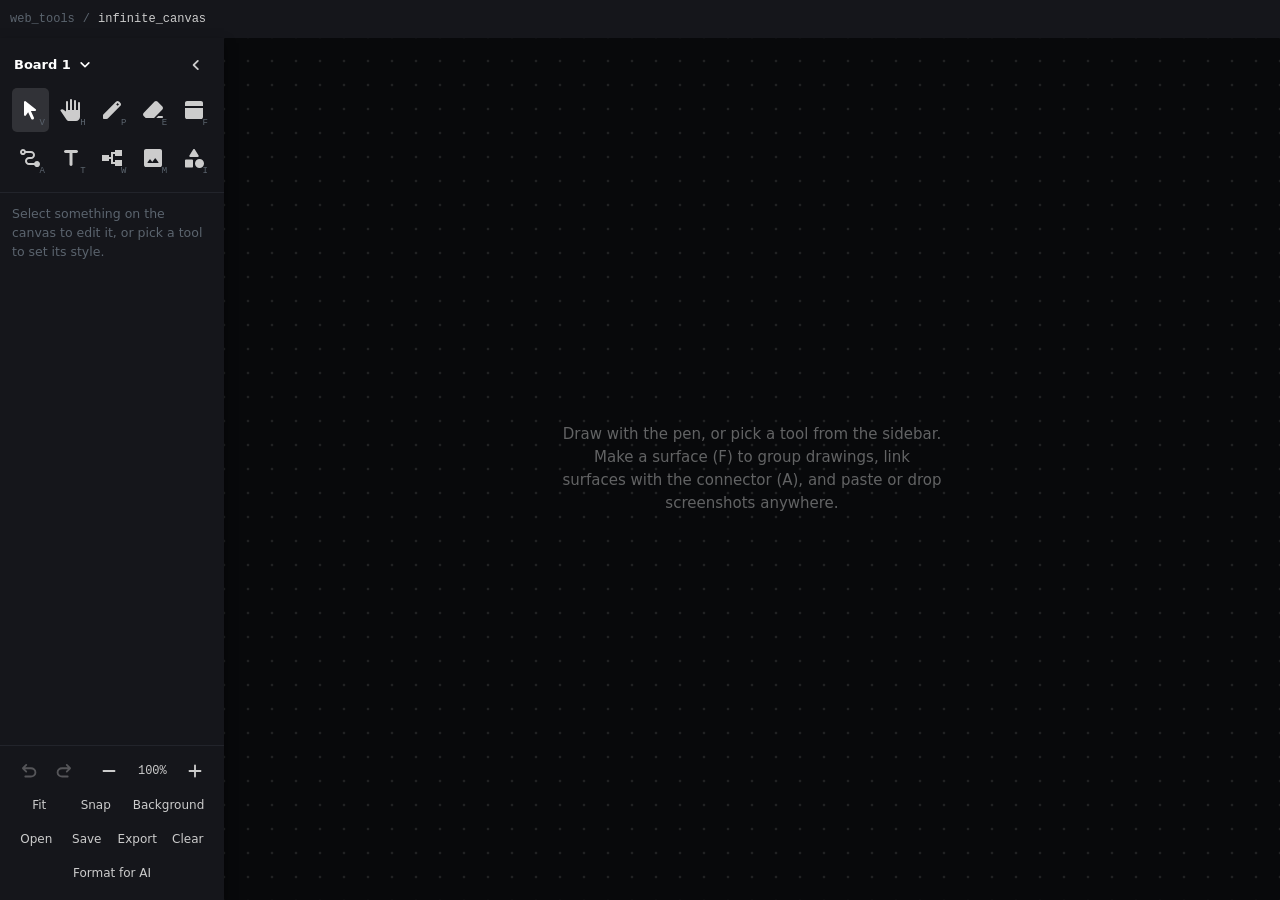
<file: source/infinite_canvas/index.html>
<!DOCTYPE html>
<html lang="en">
<head>
<meta charset="utf-8">
<meta name="viewport" content="width=device-width, initial-scale=1">
<title>infinite canvas</title>
<meta name="description" content="Infinite whiteboard for engineers. Pressure-sensitive pen, dot grid, blueprint and cutting mat backgrounds, surfaces that group drawings, connectors and system icons. Runs locally.">

<link rel="icon" href="../../images/Favicon/logo.ico" sizes="32x32">
<link rel="icon" href="../../images/Favicon/logo_96x96.png" type="image/png" sizes="96x96">
<link rel="icon" href="../../images/Favicon/logo.svg" type="image/svg+xml">
<link rel="apple-touch-icon" href="../../images/Favicon/logo_180x180.png">
<link rel="manifest" href="../../images/Favicon/site.webmanifest">
<meta name="theme-color" content="#0e0f12">

<link rel="stylesheet" href="../../styles/core.css">
<style>
	html,
	body {
		height: 100%;
	}

	body {
		display: flex;
		flex-direction: column;
		overflow: hidden;
		overscroll-behavior: none;
	}

	/* ---------- viewport ---------- */

	/* The background itself is painted on the scene canvas (Background.js); this color only shows before the first paint. */
	.viewport {
		position: relative;
		flex: 1 1 auto;
		min-height: 0;
		overflow: hidden;
		background-color: var(--well);
		touch-action: none;
		-webkit-user-select: none;
		user-select: none;
		-webkit-touch-callout: none;
	}

	.viewport canvas {
		position: absolute;
		inset: 0;
		display: block;
		width: 100%;
		height: 100%;
		touch-action: none;
	}

	#overlay {
		pointer-events: none;
	}

	/* ---------- layout ---------- */

	.workspace {
		flex: 1 1 auto;
		display: flex;
		min-height: 0;
	}

	/* ---------- sidebar ---------- */

	/*
		Every control has a permanent slot. Controls that do not apply to the
		current selection are dimmed, never hidden, so nothing moves under
		the hand.
	*/
	.sidebar {
		position: relative;
		z-index: 4;
		flex: 0 0 auto;
		display: flex;
		flex-direction: column;
		width: 224px;
		background: var(--surface);
		box-shadow: var(--shadow);
	}

	/* Tools pinned on top, footer pinned at the bottom; only the middle scrolls. */
	.sidebar_top {
		flex: 0 0 auto;
		display: flex;
		flex-direction: column;
		gap: 8px;
		padding: 12px;
		border-bottom: 1px solid var(--line);
	}

	.sidebar_body {
		flex: 1 1 auto;
		display: flex;
		flex-direction: column;
		gap: 18px;
		min-height: 0;
		padding: 12px;
		overflow-y: auto;
	}

	.sidebar section {
		display: flex;
		flex-direction: column;
		gap: 8px;
	}

	.sidebar h2 {
		color: var(--ink_soft);
		font-size: 12px;
		font-weight: 600;
	}

	.sidebar_body h2 {
		color: var(--ink_faint);
		font-weight: 500;
	}

	/* Label beside its controls; color and name are wide enough to stack. */
	.sidebar .field {
		display: grid;
		grid-template-columns: 58px minmax(0, 1fr);
		align-items: center;
		gap: 6px;
	}

	.sidebar .field.stacked {
		grid-template-columns: minmax(0, 1fr);
		gap: 5px;
	}

	.sidebar .field > span {
		color: var(--ink_faint);
		font-size: 11.5px;
	}

	/* .field and section set their own display, so hidden needs to win explicitly. */
	.sidebar [hidden] {
		display: none !important;
	}

	.context_label {
		margin: 0 0 -6px;
		overflow: hidden;
		color: var(--ink);
		font-size: 13px;
		font-weight: 600;
		text-overflow: ellipsis;
		white-space: nowrap;
	}

	.context_empty {
		margin: 0;
		color: var(--ink_faint);
		font-size: 12.5px;
		line-height: 1.5;
	}

	.sidebar .row {
		display: flex;
		gap: 2px;
	}

	.sidebar button {
		display: inline-flex;
		align-items: center;
		justify-content: center;
		flex: 1 1 0;
		min-width: 0;
		height: 30px;
		padding: 0 4px;
		background: transparent;
		color: var(--ink_soft);
		font-size: 12px;
	}

	.sidebar button:hover {
		background: var(--raised);
		color: var(--ink);
	}

	.sidebar button.on {
		background: var(--accent_wash);
		color: var(--ink);
	}

	/* Every icon is a filled Material Symbol (Rounded) or a filled shape in the same weight. */
	.sidebar svg {
		width: 22px;
		height: 22px;
	}

	.sidebar input {
		width: 100%;
		padding: 7px 8px;
	}

	.sidebar_head {
		display: flex;
		align-items: center;
		justify-content: space-between;
	}

	.sidebar_head button {
		flex: none;
		width: 32px;
	}

	.sidebar_head .board_button {
		flex: 1 1 auto;
		justify-content: flex-start;
		gap: 4px;
		width: auto;
		min-width: 0;
		margin-left: -4px;
		padding: 0 6px;
		color: var(--ink);
		font-size: 13px;
		font-weight: 600;
	}

	.board_name {
		overflow: hidden;
		text-overflow: ellipsis;
		white-space: nowrap;
	}

	.board_button svg {
		flex: none;
		width: 20px !important;
		height: 20px !important;
	}

	/* The board menu drops down over the sidebar and spills onto the canvas. */
	.board_menu {
		position: absolute;
		top: 50px;
		left: 12px;
		z-index: 6;
		display: flex;
		flex-direction: column;
		gap: 14px;
		width: 280px;
		padding: 12px;
		border-radius: var(--radius);
		background: var(--surface);
		box-shadow: var(--shadow_deep);
	}

	.board_menu[hidden] {
		display: none;
	}

	.board_list {
		display: flex;
		flex-direction: column;
		gap: 1px;
		max-height: 280px;
		overflow-y: auto;
	}

	.sidebar .board_row {
		flex: none;
		justify-content: space-between;
		gap: 10px;
		height: 32px;
		padding: 0 8px;
		font-size: 12.5px;
		text-align: left;
	}

	.board_row .label {
		overflow: hidden;
		text-overflow: ellipsis;
		white-space: nowrap;
	}

	/* The export menu opens upward, above the footer. */
	.sidebar_foot {
		position: relative;
	}

	.export_menu {
		position: absolute;
		left: 12px;
		bottom: 52px;
		z-index: 6;
		display: flex;
		flex-direction: column;
		gap: 2px;
		width: 200px;
		padding: 8px;
		border-radius: var(--radius);
		background: var(--surface);
		box-shadow: var(--shadow_deep);
	}

	.export_menu[hidden] {
		display: none;
	}

	.sidebar .export_menu button {
		flex: none;
		justify-content: flex-start;
		height: 34px;
		padding: 0 10px;
		font-size: 12.5px;
	}

	.export_scope {
		margin: 0 0 4px;
		padding: 2px 10px 0;
		color: var(--ink_faint);
		font-size: 11.5px;
	}

	/* A checkbox row in the export menu: the whole row is the label, so it is easy to hit. */
	.export_option {
		display: flex;
		align-items: center;
		gap: 8px;
		height: 34px;
		margin-bottom: 4px;
		padding: 0 10px;
		border-radius: var(--radius);
		color: var(--ink_soft);
		font-size: 12.5px;
		cursor: pointer;
	}

	.export_option:hover {
		background: var(--raised);
		color: var(--ink);
	}

	.sidebar .export_option input {
		flex: none;
		width: 16px;
		height: 16px;
		margin: 0;
		cursor: pointer;
	}

	/* The background menu opens upward, above the Background button; open_background_menu() places it. */
	#background_button {
		flex: 1.7 1 0;
	}

	.background_menu {
		position: absolute;
		left: 12px;
		z-index: 6;
		display: flex;
		flex-direction: column;
		gap: 12px;
		width: 200px;
		padding: 10px;
		overflow-y: auto;
		border-radius: var(--radius);
		background: var(--surface);
		box-shadow: var(--shadow_deep);
	}

	.background_menu[hidden] {
		display: none;
	}

	.background_presets {
		display: flex;
		flex-direction: column;
		gap: 2px;
	}

	.sidebar .background_preset {
		flex: none;
		justify-content: flex-start;
		gap: 10px;
		height: 36px;
		padding: 0 6px;
		font-size: 12.5px;
	}

	.background_preset canvas {
		flex: none;
		width: 36px;
		height: 24px;
		border-radius: 3px;
		box-shadow: 0 0 0 1px var(--line);
	}

	.sidebar #board_delete:hover {
		color: #e5766c;
	}

	.board_row .time {
		flex: none;
		color: var(--ink_faint);
		font-family: var(--mono);
		font-size: 11px;
	}

	.tool_grid {
		display: grid;
		grid-template-columns: repeat(5, 1fr);
		gap: 4px;
	}

	.tool_grid button {
		position: relative;
		height: 44px;
	}

	.tool_grid svg {
		width: 24px;
		height: 24px;
	}

	.tool_grid kbd {
		position: absolute;
		right: 4px;
		bottom: 2px;
		color: var(--ink_faint);
		font-family: var(--mono);
		font-size: 9px;
	}

	/*
		A color row: the non-colors a field has (default, clear), the picker,
		then up to three recent colors. One line, every swatch the same size.
	*/
	.swatches {
		display: flex;
		align-items: center;
		gap: 7px;
		min-height: 30px;
		padding: 2px 0;
	}

	.recent_slot {
		display: contents;
	}

	.sidebar .swatch {
		flex: none;
		justify-self: center;
		width: 26px;
		height: 26px;
		padding: 0;
		border-radius: 50%;
		box-shadow: inset 0 0 0 1px rgba(0, 0, 0, 0.4);
	}

	/* The picker swatch: a hue ring around the current color, or around a plus when there is no color to show. */
	.sidebar .swatch.custom {
		position: relative;
		background: conic-gradient(#e5766c, #e2c870, #86c39a, #74abe0, #ad9ae0, #e5766c);
		box-shadow: inset 0 0 0 1px rgba(0, 0, 0, 0.4);
	}

	.sidebar .swatch.custom::after {
		content: "+";
		position: absolute;
		inset: 3px;
		display: flex;
		align-items: center;
		justify-content: center;
		border-radius: 50%;
		background: var(--surface);
		color: var(--ink_soft);
		font-size: 14px;
		line-height: 1;
	}

	.sidebar .swatch.custom.showing::after {
		content: "";
		inset: 4px;
		background: linear-gradient(var(--chip), var(--chip)), var(--checker) 0 0 / 8px 8px;
		box-shadow: inset 0 0 0 1px rgba(0, 0, 0, 0.4);
	}

	/* The recent colors inside the picker. */
	.color_chips {
		display: flex;
		flex-wrap: wrap;
		gap: 6px;
	}

	.chip {
		flex: none;
		width: 20px;
		height: 20px;
		padding: 0;
		border: 0;
		border-radius: 50%;
		background: linear-gradient(var(--chip), var(--chip)), var(--checker) 0 0 / 8px 8px;
		box-shadow: inset 0 0 0 1px rgba(0, 0, 0, 0.4);
		cursor: pointer;
	}

	/* Chips beat the generic button rules (transparent background, hover tint, selected wash), so their color always shows. */
	.sidebar .chip,
	.sidebar .chip:hover,
	.sidebar .chip.on,
	.color_picker .chip,
	.color_picker .chip:hover {
		flex: none;
		min-width: 0;
		padding: 0;
		background: linear-gradient(var(--chip), var(--chip)), var(--checker) 0 0 / 8px 8px;
	}

	.sidebar .chip {
		height: 20px;
	}

	/* A recent color in a sidebar row: a chip at full swatch size. */
	.sidebar .swatch.chip {
		width: 26px;
		height: 26px;
	}

	.chip.on {
		outline: 2px solid var(--ink);
		outline-offset: 2px;
	}

	/* Special swatches: default (depth shading), clear (dots show through), default border. */
	.sidebar .swatch.auto {
		background: var(--page);
		box-shadow: inset 0 0 0 1px var(--line_strong);
		color: var(--ink_faint);
		font-size: 10px;
	}

	.sidebar .swatch.clear {
		background: var(--well) radial-gradient(circle, var(--ink_faint) 0.9px, transparent 1.2px) 0 0 / 6px 6px;
		box-shadow: inset 0 0 0 1px var(--line_strong);
	}

	.sidebar .swatch.ring {
		background: transparent;
		box-shadow: inset 0 0 0 2px var(--line_strong);
	}

	.sidebar .swatch.on {
		outline: 2px solid var(--ink);
		outline-offset: 2px;
	}

	/* A size slider with its current value beside it. */
	.sidebar .slider {
		display: flex;
		align-items: center;
		gap: 8px;
		height: 30px;
	}

	.sidebar .slider input {
		flex: 1 1 auto;
		min-width: 0;
		padding: 0;
		accent-color: var(--ink_soft);
		cursor: pointer;
	}

	.sidebar .slider output {
		flex: 0 0 4ch;
		color: var(--ink_soft);
		font-family: var(--mono);
		font-size: 11px;
		text-align: right;
	}

	.sidebar_foot {
		flex: 0 0 auto;
		display: flex;
		flex-direction: column;
		gap: 4px;
		padding: 10px 12px 12px;
		border-top: 1px solid var(--line);
	}

	.sidebar_foot .gap {
		flex: 0 0 8px;
	}

	#zoom_label {
		flex: 1.6 1 0;
		font-family: var(--mono);
	}

	/* Brushes: one icon each, sized for a fingertip like the tools above. */
	.brush_grid {
		display: grid;
		grid-template-columns: repeat(3, 1fr);
		gap: 4px;
	}

	.sidebar .brush_grid button {
		height: 36px;
	}

	.file_grid {
		display: grid;
		grid-template-columns: repeat(4, 1fr);
		gap: 2px;
	}

	/* Collapsed: a narrow rail with only the tools, for maximum canvas. */
	body.collapsed .sidebar {
		width: 64px;
	}

	body.collapsed .sidebar_top {
		padding: 12px 8px;
		border-bottom: 0;
	}

	body.collapsed .sidebar_body,
	body.collapsed .sidebar_foot,
	body.collapsed .board_button,
	body.collapsed .board_menu,
	body.collapsed .tool_grid kbd {
		display: none;
	}

	body.collapsed .sidebar_head {
		justify-content: center;
	}

	body.collapsed .tool_grid {
		grid-template-columns: 1fr;
	}

	body.collapsed #collapse_button svg {
		transform: rotate(180deg);
	}

	/* ---------- icon picker ---------- */

	.picker {
		position: absolute;
		z-index: 3;
		top: 10px;
		left: 10px;
		display: flex;
		flex-direction: column;
		gap: 8px;
		width: min(440px, calc(100% - 20px));
		max-height: calc(100% - 20px);
		padding: 10px;
		border-radius: var(--radius);
		background: var(--surface);
		box-shadow: var(--shadow_deep);
	}

	.picker[hidden] {
		display: none;
	}

	.picker input {
		width: 100%;
		padding: 8px 10px;
	}

	.picker_grid {
		display: grid;
		grid-template-columns: repeat(auto-fill, minmax(76px, 1fr));
		gap: 2px;
		overflow-y: auto;
	}

	.picker_grid button {
		display: flex;
		flex-direction: column;
		align-items: center;
		gap: 4px;
		padding: 10px 4px 8px;
		background: transparent;
		color: var(--ink_soft);
		font-size: 11px;
	}

	.picker_grid button:hover,
	.picker_grid button.on {
		background: var(--raised);
		color: var(--ink);
	}

	.picker_grid svg {
		width: 28px;
		height: 28px;
	}

	.glyph .fill {
		fill: currentColor;
		stroke: none;
	}

	.picker_group {
		grid-column: 1 / -1;
		margin: 10px 0 2px;
		padding: 0 4px;
		color: var(--ink_faint);
		font-size: 11.5px;
		font-weight: 500;
	}

	.picker_group:first-child {
		margin-top: 0;
	}

	/* ---------- text editor ---------- */

	.text_editor {
		position: absolute;
		z-index: 2;
		margin: 0;
		padding: 0;
		border: 0;
		border-radius: 0;
		outline: 1px dashed var(--ink_faint) !important;
		outline-offset: 4px !important;
		background: transparent;
		font-family: var(--sans);
		line-height: 1.3;
		white-space: pre;
		overflow: hidden;
		resize: none;
	}

	.text_editor[hidden] {
		display: none;
	}

	/* ---------- empty state and toast ---------- */

	.empty {
		position: absolute;
		inset: 0;
		display: flex;
		align-items: center;
		justify-content: center;
		padding: 24px;
		pointer-events: none;
	}

	/* --ground_label is the background's quiet text color, set by apply_background(). */
	.empty p {
		max-width: 40ch;
		margin: 0;
		color: var(--ground_label, var(--ink_faint));
		text-align: center;
	}

	.empty[hidden] {
		display: none;
	}

	.toast {
		position: fixed;
		left: 50%;
		bottom: 24px;
		z-index: 10;
		display: flex;
		align-items: center;
		gap: 10px;
		padding: 6px 6px 6px 12px;
		border-radius: var(--radius);
		background: var(--raised);
		box-shadow: var(--shadow_deep);
		color: var(--ink_soft);
		font-size: 13px;
		transform: translateX(-50%);
	}

	.toast[hidden],
	.toast button[hidden] {
		display: none;
	}

	/* ---------- color picker ---------- */

	/* Opens beside the sidebar, level with the row that opened it. */
	.color_picker {
		position: fixed;
		z-index: 8;
		display: flex;
		flex-direction: column;
		gap: 10px;
		width: 248px;
		padding: 12px;
		border-radius: var(--radius);
		background: var(--surface);
		box-shadow: var(--shadow_deep);
		touch-action: none;
	}

	.color_picker[hidden] {
		display: none;
	}

	.color_title {
		margin: 0;
		color: var(--ink);
		font-size: 13px;
		font-weight: 600;
	}

	.color_area {
		position: relative;
		height: 150px;
		border-radius: var(--radius);
		background: linear-gradient(to top, #000, transparent), linear-gradient(to right, #fff, var(--hue));
		cursor: crosshair;
	}

	.color_area_handle {
		position: absolute;
		width: 16px;
		height: 16px;
		border-radius: 50%;
		box-shadow: 0 0 0 2px #fff, 0 0 0 3px rgba(0, 0, 0, 0.5), 0 1px 4px rgba(0, 0, 0, 0.6);
		transform: translate(-50%, -50%);
		pointer-events: none;
	}

	.color_track {
		position: relative;
		height: 14px;
		border-radius: 7px;
		cursor: pointer;
	}

	.color_hue {
		background: linear-gradient(to right, #f00, #ff0, #0f0, #0ff, #00f, #f0f, #f00);
	}

	.color_alpha {
		background: linear-gradient(to right, transparent, var(--solid)), var(--checker) 0 0 / 10px 10px;
	}

	.color_thumb {
		position: absolute;
		top: 50%;
		width: 18px;
		height: 18px;
		border-radius: 50%;
		background: transparent;
		box-shadow: 0 0 0 3px #fff, 0 0 0 4px rgba(0, 0, 0, 0.5), 0 1px 4px rgba(0, 0, 0, 0.6);
		transform: translate(-50%, -50%);
		pointer-events: none;
	}

	.color_area:focus-visible,
	.color_track:focus-visible {
		outline: 2px solid var(--ink);
		outline-offset: 2px;
	}

	.color_value {
		display: flex;
		align-items: center;
		gap: 6px;
	}

	.color_picker .color_preview {
		width: 28px;
		height: 28px;
		cursor: default;
	}

	.color_value input {
		flex: 1 1 auto;
		min-width: 0;
		padding: 7px 8px;
		font-family: var(--mono);
		font-size: 12px;
	}

	.color_value input.invalid {
		outline: 1px solid var(--danger);
	}

	.color_picker button {
		display: inline-flex;
		align-items: center;
		justify-content: center;
		height: 30px;
		padding: 0 8px;
		background: transparent;
		color: var(--ink_soft);
		font-size: 12px;
	}

	.color_picker button:hover {
		background: var(--raised);
		color: var(--ink);
	}

	.color_picker svg {
		width: 20px;
		height: 20px;
	}

	.color_actions {
		display: flex;
		align-items: center;
		gap: 4px;
	}

	.color_actions > button {
		flex: none;
		width: 30px;
		padding: 0 !important;
	}

	.color_formats {
		flex: 1 1 auto;
		display: flex;
		gap: 2px;
		padding: 2px;
		border-radius: var(--radius);
		background: var(--well);
	}

	.color_formats button {
		flex: 1 1 0;
		height: 26px !important;
		font-family: var(--mono);
		font-size: 11px !important;
	}

	.color_formats button.on {
		background: var(--accent_wash);
		color: var(--ink);
	}

	.color_group {
		display: flex;
		flex-direction: column;
		gap: 6px;
	}

	.color_group > span {
		color: var(--ink_faint);
		font-size: 11.5px;
	}

	.color_group[hidden] {
		display: none;
	}

	.color_picker .chip {
		width: 22px;
		height: 22px;
		padding: 0;
	}

	/* ---------- file format dialog ---------- */

	/* The format an AI needs to answer as a board, shown read-only so it can be read, selected or copied. */
	.format_dialog {
		width: min(760px, calc(100vw - 32px));
		height: min(720px, calc(100dvh - 32px));
		margin: auto;
		padding: 16px;
		border: 0;
		border-radius: var(--radius);
		background: var(--surface);
		box-shadow: var(--shadow_deep);
		color: var(--ink);
	}

	.format_dialog[open] {
		display: flex;
		flex-direction: column;
		gap: 12px;
	}

	.format_dialog::backdrop {
		background: rgba(0, 0, 0, 0.5);
	}

	.format_dialog h2 {
		margin: 0 0 4px;
		font-size: 15px;
		font-weight: 600;
	}

	.format_dialog p {
		max-width: 64ch;
		margin: 0;
		color: var(--ink_soft);
		font-size: 13px;
		line-height: 1.5;
	}

	.format_dialog textarea {
		flex: 1 1 auto;
		min-height: 0;
		padding: 12px;
		border: 0;
		border-radius: var(--radius);
		background: var(--well);
		color: var(--ink_soft);
		font-family: var(--mono);
		font-size: 12px;
		line-height: 1.55;
		tab-size: 4;
		white-space: pre;
		overflow: auto;
		resize: none;
	}

	.format_actions {
		display: flex;
		align-items: center;
		gap: 4px;
	}

	.format_actions .gap {
		flex: 1 1 auto;
	}

	.format_dialog button {
		height: 32px;
		padding: 0 12px;
		background: transparent;
		color: var(--ink_soft);
		font-size: 12.5px;
	}

	.format_dialog button:hover {
		background: var(--raised);
		color: var(--ink);
	}

	.format_dialog #format_copy {
		background: var(--accent_wash);
		color: var(--ink);
	}
</style>
</head>
<body>

<nav class="site_bar">
	<a href="../../index.html">web_tools</a>
	<span>/</span>
	<strong>infinite_canvas</strong>
</nav>

<div class="workspace">

	<aside class="sidebar" id="sidebar" aria-label="Canvas controls">
		<section class="sidebar_top">
			<div class="sidebar_head">
				<button type="button" class="board_button" id="board_button" aria-haspopup="true" aria-expanded="false" title="Boards">
					<span class="board_name" id="board_name">Board</span>
					<svg class="glyph" viewBox="0 -960 960 960" aria-hidden="true"><path class="fill" d="M480-361q-8 0-15-2.5t-13-8.5L268-556q-11-11-11-28t11-28q11-11 28-11t28 11l156 156 156-156q11-11 28-11t28 11q11 11 11 28t-11 28L508-372q-6 6-13 8.5t-15 2.5Z"/></svg>
				</button>
				<button type="button" id="collapse_button" aria-label="Collapse sidebar" title="Collapse sidebar"><svg class="glyph" viewBox="0 -960 960 960" aria-hidden="true"><path class="fill" d="m432-480 156 156q11 11 11 28t-11 28q-11 11-28 11t-28-11L348-452q-6-6-8.5-13t-2.5-15q0-8 2.5-15t8.5-13l184-184q11-11 28-11t28 11q11 11 11 28t-11 28L432-480Z"/></svg></button>
			</div>
			<div class="tool_grid" id="tool_grid" role="toolbar" aria-label="Tools"></div>

			<div class="board_menu" id="board_menu" hidden>
				<div class="field stacked">
					<span>Board name</span>
					<input type="text" id="board_rename" autocomplete="off" spellcheck="false" enterkeyhint="done" aria-label="Board name">
				</div>
				<div class="field stacked">
					<span>Boards</span>
					<div class="board_list" id="board_list"></div>
				</div>
				<div class="row">
					<button type="button" id="board_new">New</button>
					<button type="button" id="board_duplicate">Duplicate</button>
					<button type="button" id="board_delete">Delete</button>
				</div>
			</div>
		</section>

		<div class="sidebar_body">
			<p class="context_label" id="context_label"></p>
			<p class="context_empty" id="context_empty">Select something on the canvas to edit it, or pick a tool to set its style.</p>
			<section>
				<h2>Image</h2>
				<div class="field" data_section="image">
					<span id="image_info"></span>
					<div class="row">
						<button type="button" id="image_natural" title="Show at the image's real pixel size">Actual size</button>
					</div>
				</div>
			</section>
			<section>
				<h2>Style</h2>
				<div class="field stacked" data_section="color">
					<span>Color</span>
					<div class="swatches" id="swatches"></div>
				</div>
				<div class="field stacked" data_section="brush">
					<span>Brush</span>
					<div class="brush_grid" id="brushes"></div>
				</div>
				<div class="field" data_section="pen_size">
					<span>Size</span>
					<div class="slider" id="pen_size"></div>
				</div>
				<div class="field" data_section="line_width">
					<span>Width</span>
					<div class="slider" id="line_width"></div>
				</div>
				<div class="field" data_section="font_size">
					<span>Text</span>
					<div class="slider" id="font_size"></div>
				</div>
			</section>

			<section>
				<h2>Flow node</h2>
				<div class="field stacked" data_section="node_shape">
					<span>Shape</span>
					<div class="row" id="node_shapes"></div>
				</div>
				<div class="field" data_section="node_fill">
					<span>Fill</span>
					<div class="row" id="node_fills"></div>
				</div>
				<div class="field" data_section="node_dash">
					<span>Line</span>
					<div class="row" id="node_dashes"></div>
				</div>
			</section>
			<section>
				<h2>Connector</h2>
				<div class="field" data_section="dash">
					<span>Line</span>
					<div class="row" id="dashes"></div>
				</div>
				<div class="field" data_section="routing">
					<span>Routing</span>
					<div class="row" id="routings"></div>
				</div>
				<div class="field" data_section="heads">
					<span>Heads</span>
					<div class="row" id="heads"></div>
				</div>
			</section>

			<section>
				<h2>Surface</h2>
				<div class="field stacked" data_section="name">
					<span>Name</span>
					<input type="text" id="surface_name" autocomplete="off" spellcheck="false" enterkeyhint="done" aria-label="Surface name">
				</div>
				<div class="field stacked" data_section="surface_fill">
					<span>Fill</span>
					<div class="swatches" id="surface_fills"></div>
				</div>
				<div class="field" data_section="surface_border">
					<span>Border</span>
					<div class="row" id="surface_borders"></div>
				</div>
				<div class="field stacked" data_section="surface_border_color">
					<span>Border color</span>
					<div class="swatches" id="surface_border_colors"></div>
				</div>
			</section>
		</div>

		<div class="sidebar_foot">
			<div class="row">
				<button type="button" id="undo_button" aria-label="Undo" title="Undo (Ctrl + Z)"><svg class="glyph" viewBox="0 -960 960 960" aria-hidden="true"><path class="fill" d="M320-200q-17 0-28.5-11.5T280-240q0-17 11.5-28.5T320-280h244q63 0 109.5-40T720-420q0-60-46.5-100T564-560H312l76 76q11 11 11 28t-11 28q-11 11-28 11t-28-11L188-572q-6-6-8.5-13t-2.5-15q0-8 2.5-15t8.5-13l144-144q11-11 28-11t28 11q11 11 11 28t-11 28l-76 76h252q97 0 166.5 63T800-420q0 94-69.5 157T564-200H320Z"/></svg></button>
				<button type="button" id="redo_button" aria-label="Redo" title="Redo (Ctrl + Shift + Z)"><svg class="glyph" viewBox="0 -960 960 960" aria-hidden="true"><path class="fill" d="M648-560H396q-63 0-109.5 40T240-420q0 60 46.5 100T396-280h244q17 0 28.5 11.5T680-240q0 17-11.5 28.5T640-200H396q-97 0-166.5-63T160-420q0-94 69.5-157T396-640h252l-76-76q-11-11-11-28t11-28q11-11 28-11t28 11l144 144q6 6 8.5 13t2.5 15q0 8-2.5 15t-8.5 13L628-428q-11 11-28 11t-28-11q-11-11-11-28t11-28l76-76Z"/></svg></button>
				<span class="gap"></span>
				<button type="button" id="zoom_out" aria-label="Zoom out" title="Zoom out (-)"><svg class="glyph" viewBox="0 -960 960 960" aria-hidden="true"><path class="fill" d="M240-440q-17 0-28.5-11.5T200-480q0-17 11.5-28.5T240-520h480q17 0 28.5 11.5T760-480q0 17-11.5 28.5T720-440H240Z"/></svg></button>
				<button type="button" id="zoom_label" title="Reset to 100% (Ctrl + 0)">100%</button>
				<button type="button" id="zoom_in" aria-label="Zoom in" title="Zoom in (+)"><svg class="glyph" viewBox="0 -960 960 960" aria-hidden="true"><path class="fill" d="M440-440H240q-17 0-28.5-11.5T200-480q0-17 11.5-28.5T240-520h200v-200q0-17 11.5-28.5T480-760q17 0 28.5 11.5T520-720v200h200q17 0 28.5 11.5T760-480q0 17-11.5 28.5T720-440H520v200q0 17-11.5 28.5T480-200q-17 0-28.5-11.5T440-240v-200Z"/></svg></button>
			</div>
			<div class="row">
				<button type="button" id="fit_button" title="Fit everything (Shift + 1)">Fit</button>
				<button type="button" id="snap_button" title="Snap surfaces and icons to the grid (G)">Snap</button>
				<button type="button" id="background_button" aria-haspopup="true" aria-expanded="false" title="The board's background">Background</button>
			</div>
			<div class="file_grid">
				<button type="button" id="open_button" title="Open a saved .json canvas">Open</button>
				<button type="button" id="save_button" title="Save as .json (Ctrl + S)">Save</button>
				<button type="button" id="png_button" aria-haspopup="true" aria-expanded="false" title="Export the selection, or the whole board">Export</button>
				<button type="button" id="clear_button">Clear</button>
			</div>
			<div class="row">
				<button type="button" id="format_button" aria-haspopup="dialog" title="The file format an AI needs to answer as a board">Format for AI</button>
			</div>
			<input type="file" id="file_input" accept=".json,application/json" hidden>

			<div class="export_menu" id="export_menu" hidden>
				<p class="export_scope" id="export_scope"></p>
				<label class="export_option"><input type="checkbox" id="export_background">Include background</label>
				<button type="button" id="export_png">Export PNG</button>
				<button type="button" id="export_svg">Export SVG</button>
				<button type="button" id="export_copy">Copy as PNG</button>
			</div>

			<div class="background_menu" id="background_menu" hidden>
				<div class="background_presets" id="background_presets" role="group" aria-label="Presets"></div>
				<div class="field stacked">
					<span>Color</span>
					<div class="swatches" id="background_colors"></div>
				</div>
				<div class="field stacked">
					<span>Grid color</span>
					<div class="swatches" id="background_line_colors"></div>
				</div>
				<div class="field">
					<span>Grid</span>
					<div class="row" id="background_patterns"></div>
				</div>
				<div class="field">
					<span>Details</span>
					<div class="row" id="background_details"></div>
				</div>
			</div>
		</div>
	</aside>

	<main class="viewport" id="viewport">
		<canvas id="scene"></canvas>
		<canvas id="overlay"></canvas>

		<div class="empty" id="empty">
			<p>Draw with the pen, or pick a tool from the sidebar. Make a surface (F) to group drawings, link surfaces with the connector (A), and paste or drop screenshots anywhere.</p>
		</div>

		<div class="picker" id="picker" hidden>
			<input type="search" id="picker_search" placeholder="Find an icon" autocomplete="off" spellcheck="false" aria-label="Find an icon">
			<div class="picker_grid" id="picker_grid"></div>
		</div>

		<textarea class="text_editor" id="text_editor" spellcheck="false" autocomplete="off" hidden></textarea>
	</main>

</div>

<div class="toast" id="toast" role="status" aria-live="polite" hidden>
	<span id="toast_message"></span>
	<button type="button" id="toast_undo">Undo</button>
</div>

<div class="color_picker" id="color_picker" role="dialog" aria-labelledby="color_title" hidden>
	<p class="color_title" id="color_title">Color</p>
	<div class="color_area" id="color_area" tabindex="0" role="slider" aria-label="Saturation and brightness">
		<div class="color_area_handle" id="color_area_handle"></div>
	</div>
	<div class="color_track color_hue" id="color_hue" tabindex="0" role="slider" aria-label="Hue" aria-valuemin="0" aria-valuemax="360">
		<div class="color_thumb" id="color_hue_thumb"></div>
	</div>
	<div class="color_track color_alpha" id="color_alpha" tabindex="0" role="slider" aria-label="Opacity" aria-valuemin="0" aria-valuemax="100">
		<div class="color_thumb" id="color_alpha_thumb"></div>
	</div>
	<div class="color_value">
		<span class="chip color_preview" id="color_preview" aria-hidden="true"></span>
		<input type="text" id="color_text" spellcheck="false" autocomplete="off" autocapitalize="off" enterkeyhint="done" aria-label="Color value: hex, hsla, rgba or a color name">
	</div>
	<div class="color_actions">
		<div class="color_formats" id="color_formats" role="group" aria-label="Value format">
			<button type="button" data_format="hex">HEX</button>
			<button type="button" data_format="hsla">HSLA</button>
			<button type="button" data_format="rgba">RGBA</button>
		</div>
		<button type="button" id="color_copy" aria-label="Copy value" title="Copy value"><svg class="glyph" viewBox="0 -960 960 960" aria-hidden="true"><path class="fill" d="M360-240q-33 0-56.5-23.5T280-320v-480q0-33 23.5-56.5T360-880h360q33 0 56.5 23.5T800-800v480q0 33-23.5 56.5T720-240H360ZM200-80q-33 0-56.5-23.5T120-160v-520q0-17 11.5-28.5T160-720q17 0 28.5 11.5T200-680v520h400q17 0 28.5 11.5T640-120q0 17-11.5 28.5T600-80H200Z"/></svg></button>
		<button type="button" id="color_dropper" aria-label="Pick a color from the screen" title="Pick a color from the screen" hidden><svg class="glyph" viewBox="0 -960 960 960" aria-hidden="true"><path class="fill" d="M120-160v-117q0-16 6-30.5t17-25.5l335-335-58-56 58-56 76 76 124-124q5-5 12.5-8t15.5-3q8 0 15 3t13 8l94 94q5 6 8 13t3 15q0 8-3 15.5t-8 12.5L705-555l76 78-57 57-56-58-335 335q-11 11-25.5 17t-30.5 6H160q-17 0-28.5-11.5T120-160Zm80-40h78l332-334-76-76-334 332v78Z"/></svg></button>
	</div>
	<div class="color_group" id="color_recent_group">
		<span>Recent</span>
		<div class="color_chips" id="color_recent"></div>
	</div>
</div>

<dialog class="format_dialog" id="format_dialog" aria-labelledby="format_title">
	<div>
		<h2 id="format_title">File format for AI</h2>
		<p>Give this to an AI, then ask it to explain something as a board. Save its reply as a .json file and use Open.</p>
	</div>
	<textarea id="format_text" readonly spellcheck="false" aria-label="File format"></textarea>
	<div class="format_actions">
		<button type="button" id="format_copy">Copy</button>
		<button type="button" id="format_download" title="The same text with skill front matter; save it as SKILL.md to use it as a skill">Download .md</button>
		<span class="gap"></span>
		<button type="button" id="format_close">Close</button>
	</div>
</dialog>

<script src="../../Scripts/Backgrounds/Background.js"></script>
<script>
	/*
		PROTOCOL: infinite_canvas
		Read /AGENTS.md first. This block adds the rules specific to this tool.
		Update it in the same change whenever any of it stops being true.
		Outside this script: /Scripts/Backgrounds/Background.js, the canvas backgrounds shared by the site (presets, settings, painting, SVG). Its header explains it.

		THE AI FORMAT SPEC COMES FIRST
		"Format for AI" (format_spec() in "file format for AI") is the protocol other AIs read to write boards for this app.
		Any change to what a saved board can hold, or to how a file is read, must update format_spec() in the same change.
		Lists built from constants update themselves (colors, size_ranges, icons, node_shapes, panel_rows, element_defaults, Background.presets and patterns); the prose does not.
		The "Format spec:" comments next to those constants say exactly which part of the spec to touch.
		The spec describes what each element is for and lets the AI choose by content ("Choosing elements"). Do not turn it into rules that push one element type.
		format_examples must stay valid: example_json() reads each one the way a file is read and warns in the console if anything is dropped.
		The copied text is the plain spec (pasted into a chat); the downloaded .md adds skill front matter (skill_markdown()). Both must stand on their own.
		Bump format_version only when old files would be read differently.

		MAP (sections in this script, in order)
		constants: palette, size_ranges (sliders), Material Symbols icons, tool glyphs (Material Symbols too)
		state: elements, view (camera), selection, style defaults, the board's background and its colors (screen_colors, ground)
		elements, geometry: boxes, pressure-stroke outlines, brushes (layers per stroke), path caches
		connectors: bound ends, edge points, elbow routing
		layering and hit testing: the surface tree, draw and hit order
		history: snapshot undo (begin_change, edit, end_change, cancel_change)
		rendering: draw_scene (background, surfaces, elements, connectors)
		flowchart nodes, flow building: node shapes, sizing, + handles, chaining
		overlay: selection, handles, live pen stroke, hover
		input, touch navigation, actions: pointer model, pinch, tool actions
		pen and eraser; select, move, resize; surfaces and icons; connectors
		text: in-place editor
		commands, keyboard: delete, copy, paste, nudge, shortcuts
		chrome: sidebar tools, context panel, color picker, size sliders, surface name, collapse, toast
		images: IndexedDB asset store, paste, drop, picker
		clipboard and drop; boards: one IndexedDB record per board
		background: the board's background settings (set_background, apply_background) and the Background menu
		export: PNG, SVG, copy as PNG, with the background when "Include background" is on
		files and storage: element_defaults, complete_element, valid_element, parse_document, .json save and open
		file format for AI: shape_uses, format_examples, skill front matter, format_spec(), the dialog
		start: async start-up and migration

		INVARIANTS
		Never change an element in place. Inside a change, call edit(id) and change the copy it returns; older undo snapshots share the originals.
		Every begin_change() ends with end_change() or cancel_change(). Use undo_stack.pop() only when nothing was edited. A slider drag is one change (set_size, end_sizing).
		Stroke points are never mutated after a stroke is committed. Path caches and undo depend on it.
		Surfaces form a tree through frame_id only. Never place a surface inside itself or its descendants (reparent skips them).
		A missing stored field means its default from element_defaults. Old boards, hand-written files and AI-written files must keep opening.
		The loader repairs rather than drops where intent is clear: type_aliases and shape_aliases, cx / cy placement, sizes clamped to size_ranges. A connector end with no live target and no coordinates drops the connector (settle_links).
		Board data lives in IndexedDB ("boards"), image bytes in "assets", keyed by content hash. localStorage holds only small settings.
		The screen, PNG export and SVG export draw in the same order: the background, surfaces (each clipped, contents inside), then loose items, then connectors.
		The background is painted on the scene canvas by Background.paint() in draw_scene(), never as a CSS background, so it lines up with the snap grid and exports can include it. Keep only settings that went through Background.complete().
		Marks drawn straight on the background take its colors, never --well or --ink_faint directly: ground in draw_scene() and its helpers, screen_colors in the overlay, the cursor and DOM over the viewport. knockout fills behind labels and inside handles; label is for quiet text and lines.
		The background belongs to the board: its IndexedDB record and its .json. It is not an undo step, like the board's name and camera.
		Sizes in world units scale with zoom; on-screen chrome (titles, handles, shadows) is sized in screen pixels.
		Pencil draws; once a pen is seen, fingers only pan and pinch. Keep this palm-rejection model.
		Colors are stored as lowercase hex, #rrggbb or #rrggbbaa. complete_element normalizes them on load; SVG export writes them through paint(), which splits alpha into an opacity attribute.

		CHECKLIST: adding or changing an element type
		1. known_types, element_defaults, complete_element (if fields can be measured), valid_element; type_aliases if AIs are likely to misname it.
		2. format_spec(): a section under "Element types", plus "Sizing" and "What the loader does" if they change.
		3. box_of and hits: its bounds and hit area.
		4. draw_element (and a draw_* helper): canvas drawing.
		5. build_svg, element_svg: SVG export. PNG export reuses draw_element.
		6. panel_sections and context_label; tool_contexts if it has a tool.
		7. box_types if it gets resize handles; resize_to if it keeps its aspect ratio.
		8. bound_target and connector edges if connectors attach to it (node_edge for exact outlines).
		9. editor_placement and commit_editor if it has editable text; double_tap and the Enter key.
		10. erase_at if the eraser must leave it alone; reparent if its surface membership differs.
		11. prune_assets if it references stored images.

		CHECKLIST: adding a style option or a size
		Option rows: panel_rows (or a custom row like node_shapes), style defaults, set_style, current_value, a field mapping (surface_fields, node_fields), and its line in format_spec().
		Sizes: an entry in size_ranges (types, field, range, initial) and a slider field in the sidebar; format_spec() picks up the range by itself.
		Colors: an entry in color_keys, add_custom_swatch() in the sidebar (it makes the recent_<key> slot), normalization in complete_element, paint() in SVG export, and its line in format_spec().

		CHECKLIST: adding a brush
		An entry in brushes (label, glyph, reach, layers), a line in brush_uses, and aliases in brush_aliases. The sidebar button, canvas, live stroke, PNG and SVG pick it up from brushes.
		Layers are filled outlines with an alpha (stroke_outline(), or a ribbon like fountain_layers()). Anything derived from the points (smoothing, flow, texture) must be deterministic, so the live stroke and the saved one match.

		CHECKLIST: adding a tool button
		tools list (d: a Material Symbols Rounded filled path on the 960 grid, key, label); activate_tool if it is an action rather than a mode; sticky_tools if it stays active after use; tool_contexts for its sidebar defaults.

		CHECKLIST: adding a background preset, pattern or detail
		The work is in /Scripts/Backgrounds/Background.js; its header lists the steps. The Background menu and the spec's preset and pattern lists build themselves from Background.presets, patterns and details. A new detail also needs its line under `background` in format_spec().

		MANUAL TESTS before finishing
		Pencil or pen drawing with pressure; finger pan and pinch; mouse and keyboard shortcuts.
		Undo and redo across the change; reload (autosave); switch boards.
		Save, then open the .json as a new board; PNG and SVG export match the screen.
		Open the "Format for AI" text, check the change is described, and open the example board it contains.
		iPad portrait width (about 820px) and the collapsed sidebar.
		Backgrounds: each preset, a changed color and grid color, the Grid and Details buttons, zoomed in and far out; reload and switch boards; PNG and SVG export with "Include background" on and off; a .json saved before backgrounds existed opens with the dot grid.

		DECISIONS
		Removed: generic shapes (rectangle, ellipse, diamond); flow nodes cover flowcharts instead.
		Removed: the lock tool; two- and three-finger tap undo and redo.
		Removed: surface list and presentation mode; align and distribute. Tried and not wanted.
		Removed: renaming surfaces by double-tapping the title or pressing Enter. The sidebar name field is the only way.
		Kept: one fixed left sidebar; tools pinned on top, footer pinned at the bottom, the middle shows only what applies to the selection or the active tool.
		Kept: sizes are sliders (pen size, line width, font size), not presets.
		Removed: the watercolor brush. Tried and not wanted. Strokes saved with it open as the plain pen.
		Fountain pen: a ribbon from a fixed flat nib on spline-smoothed points (smooth_points), not a pressure outline whose width follows direction; that looked like a marker, not a nib.
		Added: pen brushes (pen, fountain pen, highlighter). One Pen tool with a Brush row, not a tool per brush; they share the size slider. A stroke stores brush; a missing one is the plain pen.
		Kept: every interface icon is Material Symbols, Rounded, filled (tools, brushes, undo, redo, zoom, collapse, board menu, color picker). Node shape buttons are filled shapes in the same weight, since Material has no flowchart shapes. Interface icons are 22px in the sidebar and 24px in the tool grid.
		Kept: the color picker belongs to this tool only (no shared script): an HSV area, hue, alpha, a text field that takes any CSS color, HEX / HSLA / RGBA display, and an eyedropper where supported.
		Removed: suggested (preset) colors in the sidebar and the picker. They crowded the rows and mixed sizes. A color row now holds only its non-colors (default, clear), the picker and the last 3 colors, all one size. The row is the recent list only; the current color shows inside the picker's hue ring, so applying a color never adds or removes a circle. The palette constant stays for element defaults and the AI spec.
		Kept: a color enters the recent list only when the picker closes on it, never per click or drag inside the picker. The newest sits right next to the picker.
		Kept: decision branches are labeled True and False. The spec and its example use the same labels.
		Kept: the AI spec does not prescribe element types. It says what each type is for and shows two examples (a process, a system).
		Added: the loader accepts drifted names (type "flow", shape "diamond", icon by label, from / to, bare id ends) and cx / cy centers, and clamps sizes.
		Added: Actions and Status icon groups (add, view, edit, delete, remove, done, failed, error, info, question, blocked, pending, idea and more) and missing system icons (CI and deploy, media, security, devices). Check and warning moved into Status; their keys are unchanged.
		Added: icon search words, so the picker finds an icon by other names ("trash" or "bin" finds Delete, "x" the crosses). Picker only; they are not loader aliases.
		Added: backgrounds from the shared /Scripts/Backgrounds/Background.js, one file for every tool that needs them. A background is settings (color, grid color, grid: dots, lines or none, rulers, angle guides); the presets Dot grid, Blueprint grid and Cutting mat fill them, so a black blueprint or a black mat is a color change. Every preset's grid color is pure white (#ffffff); the marks are drawn faintly, so the dimming lives in Background.js, not in the color. The original dots are the Dot grid preset, the default, and look as before. Per board, saved in the record and the .json, not an undo step. Changed from the Background button beside Fit and Snap.
		Kept: the background is painted on the canvas, not with CSS gradients, so thin lines stay sharp and on the snap grid at every zoom and exports can include it. Dots are tiny pluses that look round; a pattern fill was tried and dropped, since it costs a full-canvas fill on every frame while panning.
		Added: "Include background" in the export menu, off by default and remembered. Off, exports keep the plain dark paper they always had.
		Removed: a grain texture on the cutting mat. Too strong; it can come back as a detail in Background.js.
		Not built yet: share link; connector routing around nodes; Mermaid import.
	*/

	// ---------- constants ----------

	const colors = ["#e9ebee", "#8d96a0", "#e5766c", "#e3a061", "#e2c870", "#86c39a", "#74abe0", "#ad9ae0"];
	/*
		Sizes picked with a slider. initial is the default for new elements.
		types and field say which elements each slider edits.
		Format spec: the ranges are printed in format_spec() from here.
	*/
	const size_ranges = {
		pen_size: { min: 1, max: 24, step: 1, initial: 4, types: ["stroke"], field: "size" },
		line_width: { min: 1, max: 8, step: 0.5, initial: 2.5, types: ["connector", "node"], field: "width" },
		font_size: { min: 10, max: 96, step: 1, initial: 20, types: ["text"], field: "font_size" }
	};
	const snap_size = 12;
	const min_zoom = 0.1;
	const max_zoom = 8;
	const label_size = 14;
	const storage_key = "web_tools.infinite_canvas";
	const history_limit = 200;

	const css = getComputedStyle(document.documentElement);
	const token = function (name) { return css.getPropertyValue(name).trim(); };
	const sans = token("--sans");
	const mono = token("--mono");
	const well_color = token("--well");
	const page_color = token("--page");
	const line_color = token("--line_strong");
	const ink_color = token("--ink");
	const faint_color = token("--ink_faint");

	// A polygon whose corners are rounded with a quadratic curve of radius r.
	function soft_poly(points, r) {
		let path = "";
		const count = points.length;
		for (let i = 0; i < count; i++) {
			const before = points[(i - 1 + count) % count], at = points[i], after = points[(i + 1) % count];
			const in_length = Math.hypot(at[0] - before[0], at[1] - before[1]);
			const out_length = Math.hypot(after[0] - at[0], after[1] - at[1]);
			const in_cut = Math.min(r, in_length / 2) / in_length;
			const out_cut = Math.min(r, out_length / 2) / out_length;
			const a = [at[0] - (at[0] - before[0]) * in_cut, at[1] - (at[1] - before[1]) * in_cut];
			const b = [at[0] + (after[0] - at[0]) * out_cut, at[1] + (after[1] - at[1]) * out_cut];
			path += (i === 0 ? "M" : "L") + fixed(a[0]) + " " + fixed(a[1]) + "Q" + fixed(at[0]) + " " + fixed(at[1]) + " " + fixed(b[0]) + " " + fixed(b[1]);
		}
		return path + "z";
	}

	/*
		Icon library: Material Symbols, Rounded style, filled, by Google.
		Licensed under the Apache License 2.0:
		https://github.com/google/material-design-icons
		Paths are on Material's 960 x 960 grid (viewBox 0 -960 960 960).
		Take new ones from the same files, so every icon has the same weight:
		symbols/web/<name>/materialsymbolsrounded/<name>_fill1_24px.svg
		Keys stay stable so saved canvases keep their icons.
		words (optional) are other names the picker search finds an icon by,
		matched as whole words. They are not part of the file format:
		the loader reads an icon by its key or label only.
		Format spec: new icons are listed in format_spec() automatically.
	*/
	const icons = {
		// Infrastructure
		server: { label: "Server", group: "Infrastructure", d: "M300-720q-25 0-42.5 17.5T240-660q0 25 17.5 42.5T300-600q25 0 42.5-17.5T360-660q0-25-17.5-42.5T300-720Zm0 400q-25 0-42.5 17.5T240-260q0 25 17.5 42.5T300-200q25 0 42.5-17.5T360-260q0-25-17.5-42.5T300-320ZM160-840h640q17 0 28.5 11.5T840-800v280q0 17-11.5 28.5T800-480H160q-17 0-28.5-11.5T120-520v-280q0-17 11.5-28.5T160-840Zm0 400h640q17 0 28.5 11.5T840-400v280q0 17-11.5 28.5T800-80H160q-17 0-28.5-11.5T120-120v-280q0-17 11.5-28.5T160-440Z" },
		database: { label: "Database", group: "Infrastructure", d: "M480-520q150 0 255-47t105-113q0-66-105-113t-255-47q-150 0-255 47T120-680q0 66 105 113t255 47Zm0 100q41 0 102.5-8.5T701-456q57-19 98-49.5t41-74.5v100q0 44-41 74.5T701-356q-57 19-118.5 27.5T480-320q-41 0-102.5-8.5T259-356q-57-19-98-49.5T120-480v-100q0 44 41 74.5t98 49.5q57 19 118.5 27.5T480-420Zm0 200q41 0 102.5-8.5T701-256q57-19 98-49.5t41-74.5v100q0 44-41 74.5T701-156q-57 19-118.5 27.5T480-120q-41 0-102.5-8.5T259-156q-57-19-98-49.5T120-280v-100q0 44 41 74.5t98 49.5q57 19 118.5 27.5T480-220Z" },
		bucket: { label: "Storage", group: "Infrastructure", d: "M200-80q-33 0-56.5-23.5T120-160v-451q-18-11-29-28.5T80-680v-120q0-33 23.5-56.5T160-880h640q33 0 56.5 23.5T880-800v120q0 23-11 40.5T840-611v451q0 33-23.5 56.5T760-80H200Zm-40-600h640v-120H160v120Zm240 280h160q17 0 28.5-11.5T600-440q0-17-11.5-28.5T560-480H400q-17 0-28.5 11.5T360-440q0 17 11.5 28.5T400-400Z" },
		disk: { label: "Disk", group: "Infrastructure", d: "M680-320q25 0 42.5-17t17.5-43q0-25-17.5-42.5T680-440q-26 0-43 17.5T620-380q0 26 17 43t43 17ZM80-600l136-136q11-11 25.5-17.5T273-760h413q17 0 31.5 6.5T743-736l137 136H80Zm80 400q-34 0-57-23t-23-57v-240h800v240q0 34-23.5 57T800-200H160Z" },
		cache: { label: "Cache", group: "Infrastructure", d: "M360-360H236q-24 0-35.5-21.5T203-423l299-430q10-14 26-19.5t33 .5q17 6 25 21t6 32l-32 259h155q26 0 36.5 23t-6.5 43L416-100q-11 13-27 17t-31-3q-15-7-23.5-21.5T328-139l32-221Z" },
		queue: { label: "Queue", group: "Infrastructure", d: "M160-160q-33 0-56.5-23.5T80-240v-480q0-33 23.5-56.5T160-800h53q33 0 56.5 23.5T293-720v480q0 33-23.5 56.5T213-160h-53Zm294 0q-33 0-56.5-23.5T374-240v-480q0-33 23.5-56.5T454-800h53q33 0 56.5 23.5T587-720v480q0 33-23.5 56.5T507-160h-53Zm293 0q-33 0-56.5-23.5T667-240v-480q0-33 23.5-56.5T747-800h53q33 0 56.5 23.5T880-720v480q0 33-23.5 56.5T800-160h-53Z" },
		cloud: { label: "Cloud", group: "Infrastructure", d: "M260-160q-91 0-155.5-63T40-377q0-78 47-139t123-78q25-92 100-149t170-57q117 0 198.5 81.5T760-520q69 8 114.5 59.5T920-340q0 75-52.5 127.5T740-160H260Z" },
		container: { label: "Container", group: "Infrastructure", d: "M440-91 160-252q-19-11-29.5-29T120-321v-318q0-22 10.5-40t29.5-29l280-161q19-11 40-11t40 11l280 161q19 11 29.5 29t10.5 40v318q0 22-10.5 40T800-252L520-91q-19 11-40 11t-40-11Zm0-366v274l40 23 40-23v-274l240-139v-42l-43-25-237 137-237-137-43 25v42l240 139Z" },
		layers: { label: "Layers", group: "Infrastructure", d: "M480-411q-10 0-19.5-2.5T442-421L104-605q-11-6-15.5-15T84-640q0-11 4.5-20t15.5-15l338-184q9-5 18.5-7.5T480-869q10 0 19.5 2.5T518-859l338 184q11 6 15.5 15t4.5 20q0 11-4.5 20T856-605L518-421q-9 5-18.5 7.5T480-411Zm0 80 314-171q2-1 19-5 17 0 28.5 11.5T853-467q0 11-5 20t-16 15L518-261q-9 5-18.5 7.5T480-251q-10 0-19.5-2.5T442-261L128-432q-11-6-16-15t-5-20q0-17 11.5-28.5T147-507q5 0 9.5 1.5t9.5 3.5l314 171Zm0 160 314-171q2-1 19-5 17 0 28.5 11.5T853-307q0 11-5 20t-16 15L518-101q-9 5-18.5 7.5T480-91q-10 0-19.5-2.5T442-101L128-272q-11-6-16-15t-5-20q0-17 11.5-28.5T147-347q5 0 9.5 1.5t9.5 3.5l314 171Z" },
		balancer: { label: "Load balancer", group: "Infrastructure", d: "M240-664v64q0 17-11.5 28.5T200-560q-17 0-28.5-11.5T160-600v-160q0-17 11.5-28.5T200-800h160q17 0 28.5 11.5T400-760q0 17-11.5 28.5T360-720h-64l201 201q11 11 17 25.5t6 30.5v263q0 17-11.5 28.5T480-160q-17 0-28.5-11.5T440-200v-264L240-664Zm480 0-98 99q-12 12-28.5 12T565-565q-12-12-12-29t12-29l99-97h-64q-17 0-28.5-11.5T560-760q0-17 11.5-28.5T600-800h160q17 0 28.5 11.5T800-760v160q0 17-11.5 28.5T760-560q-17 0-28.5-11.5T720-600v-64Z" },
		network: { label: "Network", group: "Infrastructure", d: "M120-160v-120q0-33 23.5-56.5T200-360h40v-80q0-33 23.5-56.5T320-520h120v-80h-40q-33 0-56.5-23.5T320-680v-120q0-33 23.5-56.5T400-880h160q33 0 56.5 23.5T640-800v120q0 33-23.5 56.5T560-600h-40v80h120q33 0 56.5 23.5T720-440v80h40q33 0 56.5 23.5T840-280v120q0 33-23.5 56.5T760-80H600q-33 0-56.5-23.5T520-160v-120q0-33 23.5-56.5T600-360h40v-80H320v80h40q33 0 56.5 23.5T440-280v120q0 33-23.5 56.5T360-80H200q-33 0-56.5-23.5T120-160Z" },
		router: { label: "Router", group: "Infrastructure", d: "M200-120q-33 0-56.5-23.5T120-200v-160q0-33 23.5-56.5T200-440h400v-120q0-17 11.5-28.5T640-600q17 0 28.5 11.5T680-560v120h80q33 0 56.5 23.5T840-360v160q0 33-23.5 56.5T760-120H200Zm80-120q17 0 28.5-11.5T320-280q0-17-11.5-28.5T280-320q-17 0-28.5 11.5T240-280q0 17 11.5 28.5T280-240Zm140 0q17 0 28.5-11.5T460-280q0-17-11.5-28.5T420-320q-17 0-28.5 11.5T380-280q0 17 11.5 28.5T420-240Zm140 0q17 0 28.5-11.5T600-280q0-17-11.5-28.5T560-320q-17 0-28.5 11.5T520-280q0 17 11.5 28.5T560-240Zm80-420q-11 0-20 2t-18 6q-16 7-32.5 6T541-659q-12-12-11.5-29t14.5-25q21-13 45.5-20t50.5-7q27 0 51 7t45 20q14 8 14.5 25T739-659q-12 12-29 13t-33-6q-8-4-17.5-6t-19.5-2Zm0-140q-39 0-74.5 11.5T500-755q-14 10-30.5 9T442-758q-12-12-12-28t13-26q41-32 91-50t106-18q56 0 106 18t91 50q13 10 13 26t-12 28q-11 11-27.5 12t-30.5-9q-30-22-65.5-33.5T640-800Z" },
		wifi: { label: "Wi-Fi", group: "Infrastructure", words: "wireless wlan", d: "M480-120q-42 0-71-29t-29-71q0-42 29-71t71-29q42 0 71 29t29 71q0 42-29 71t-71 29Zm0-440q75 0 142.5 24T745-470q20 15 20.5 39.5T748-388q-17 17-42 17.5T661-384q-38-26-84-41t-97-15q-51 0-97 15t-84 41q-20 14-45 13t-42-18q-17-18-17-42.5t20-39.5q55-42 122.5-65.5T480-560Zm0-240q125 0 235.5 41T914-643q20 17 21 42t-17 43q-17 17-42 17.5T831-556q-72-59-161.5-91.5T480-680q-100 0-189.5 32.5T129-556q-20 16-45 15.5T42-558q-18-18-17-43t21-42q88-75 198.5-116T480-800Z" },
		hub: { label: "Hub", group: "Infrastructure", d: "M240-40q-50 0-85-35t-35-85q0-50 35-85t85-35q14 0 26 3t23 8l57-71q-28-31-39-70t-5-78l-81-27q-17 25-43 40t-58 15q-50 0-85-35T0-580q0-50 35-85t85-35q50 0 85 35t35 85v8l81 28q20-36 53.5-61t75.5-32v-87q-39-11-64.5-42.5T360-840q0-50 35-85t85-35q50 0 85 35t35 85q0 42-26 73.5T510-724v87q42 7 75.5 32t53.5 61l81-28v-8q0-50 35-85t85-35q50 0 85 35t35 85q0 50-35 85t-85 35q-32 0-58.5-15T739-515l-81 27q6 39-5 77.5T614-340l57 70q11-5 23-7.5t26-2.5q50 0 85 35t35 85q0 50-35 85t-85 35q-50 0-85-35t-35-85q0-20 6.5-38.5T624-232l-57-71q-41 23-87.5 23T392-303l-56 71q11 15 17.5 33.5T360-160q0 50-35 85t-85 35Z" },
		// Code
		api: { label: "API", group: "Code", d: "M600-160q-17 0-28.5-11.5T560-200q0-17 11.5-28.5T600-240h80q17 0 28.5-11.5T720-280v-80q0-38 22-69t58-44v-14q-36-13-58-44t-22-69v-80q0-17-11.5-28.5T680-720h-80q-17 0-28.5-11.5T560-760q0-17 11.5-28.5T600-800h80q50 0 85 35t35 85v80q0 17 11.5 28.5T840-560t28.5 11.5Q880-537 880-520v80q0 17-11.5 28.5T840-400t-28.5 11.5Q800-377 800-360v80q0 50-35 85t-85 35h-80Zm-320 0q-50 0-85-35t-35-85v-80q0-17-11.5-28.5T120-400t-28.5-11.5Q80-423 80-440v-80q0-17 11.5-28.5T120-560t28.5-11.5Q160-583 160-600v-80q0-50 35-85t85-35h80q17 0 28.5 11.5T400-760q0 17-11.5 28.5T360-720h-80q-17 0-28.5 11.5T240-680v80q0 38-22 69t-58 44v14q36 13 58 44t22 69v80q0 17 11.5 28.5T280-240h80q17 0 28.5 11.5T400-200q0 17-11.5 28.5T360-160h-80Z" },
		lambda: { label: "Function", group: "Code", d: "M221-120q-45 0-73-24t-28-64q0-32 17-51.5t43-19.5q25 0 42.5 17t17.5 41q0 5-.5 9t-1.5 9q5-1 8.5-5.5T252-221l62-339h-74q-17 0-28.5-11.5T200-600q0-17 11.5-28.5T240-640h89l21-114q7-38 37.5-62t72.5-24q44 0 72 26t28 65q0 30-17 49.5T500-680q-25 0-42.5-17T440-739q0-5 .5-9t1.5-9q-6 2-9 6t-5 12l-17 99h149q17 0 28.5 11.5T600-600q0 15-9.5 26T567-561l53 60 53-60q-14-2-23.5-13t-9.5-26q0-17 11.5-28.5T680-640h120q17 0 28.5 11.5T840-600q0 17-11.5 28.5T800-560h-22L673-440l105 120h22q17 0 28.5 11.5T840-280q0 17-11.5 28.5T800-240H680q-17 0-28.5-11.5T640-280q0-15 9.5-26t23.5-13l-53-61-53 61q14 2 23.5 13t9.5 26q0 17-11.5 28.5T560-240H440q-17 0-28.5-11.5T400-280q0-17 11.5-28.5T440-320h22l105-120-105-120h-66l-64 344q-8 45-37 70.5T221-120Z" },
		gear: { label: "Service", group: "Code", d: "M433-80q-27 0-46.5-18T363-142l-9-66q-13-5-24.5-12T307-235l-62 26q-25 11-50 2t-39-32l-47-82q-14-23-8-49t27-43l53-40q-1-7-1-13.5v-27q0-6.5 1-13.5l-53-40q-21-17-27-43t8-49l47-82q14-23 39-32t50 2l62 26q11-8 23-15t24-12l9-66q4-26 23.5-44t46.5-18h94q27 0 46.5 18t23.5 44l9 66q13 5 24.5 12t22.5 15l62-26q25-11 50-2t39 32l47 82q14 23 8 49t-27 43l-53 40q1 7 1 13.5v27q0 6.5-2 13.5l53 40q21 17 27 43t-8 49l-48 82q-14 23-39 32t-50-2l-60-26q-11 8-23 15t-24 12l-9 66q-4 26-23.5 44T527-80h-94Zm49-260q58 0 99-41t41-99q0-58-41-99t-99-41q-59 0-99.5 41T342-480q0 58 40.5 99t99.5 41Z" },
		cpu: { label: "CPU", group: "Code", d: "M360-400v-160q0-17 11.5-28.5T400-600h160q17 0 28.5 11.5T600-560v160q0 17-11.5 28.5T560-360H400q-17 0-28.5-11.5T360-400Zm0 240v-40h-80q-33 0-56.5-23.5T200-280v-80h-40q-17 0-28.5-11.5T120-400q0-17 11.5-28.5T160-440h40v-80h-40q-17 0-28.5-11.5T120-560q0-17 11.5-28.5T160-600h40v-80q0-33 23.5-56.5T280-760h80v-40q0-17 11.5-28.5T400-840q17 0 28.5 11.5T440-800v40h80v-40q0-17 11.5-28.5T560-840q17 0 28.5 11.5T600-800v40h80q33 0 56.5 23.5T760-680v80h40q17 0 28.5 11.5T840-560q0 17-11.5 28.5T800-520h-40v80h40q17 0 28.5 11.5T840-400q0 17-11.5 28.5T800-360h-40v80q0 33-23.5 56.5T680-200h-80v40q0 17-11.5 28.5T560-120q-17 0-28.5-11.5T520-160v-40h-80v40q0 17-11.5 28.5T400-120q-17 0-28.5-11.5T360-160Zm320-120v-400H280v400h400Z" },
		code: { label: "Code", group: "Code", d: "m193-479 155 155q11 11 11 28t-11 28q-11 11-28 11t-28-11L108-452q-6-6-8.5-13T97-480q0-8 2.5-15t8.5-13l184-184q12-12 28.5-12t28.5 12q12 12 12 28.5T349-635L193-479Zm574-2L612-636q-11-11-11-28t11-28q11-11 28-11t28 11l184 184q6 6 8.5 13t2.5 15q0 8-2.5 15t-8.5 13L668-268q-12 12-28 11.5T612-269q-12-12-12-28.5t12-28.5l155-155Z" },
		terminal: { label: "Terminal", group: "Code", d: "M160-160q-33 0-56.5-23.5T80-240v-480q0-33 23.5-56.5T160-800h640q33 0 56.5 23.5T880-720v480q0 33-23.5 56.5T800-160H160Zm0-80h640v-400H160v400Zm187-200-76-76q-12-12-11.5-28t12.5-28q12-11 28-11.5t28 11.5l104 104q12 12 12 28t-12 28L328-308q-11 11-27.5 11.5T272-308q-11-11-11-28t11-28l75-76Zm173 160q-17 0-28.5-11.5T480-320q0-17 11.5-28.5T520-360h160q17 0 28.5 11.5T720-320q0 17-11.5 28.5T680-280H520Z" },
		git: { label: "Branch", group: "Code", d: "M400-120q-17 0-28.5-11.5T360-160v-527l-36 35q-11 11-28 11t-28-11q-12-12-11.5-28.5T268-708l104-104q12-12 28-12t28 12l104 104q12 12 11.5 28T532-652q-12 12-28 12.5T476-651l-36-36v261q35-31 79-44.5t88-13.5q11 0 21 1t19 3l-35-36q-11-11-11-28t11-28q12-12 28.5-11.5T668-572l104 104q12 12 12 28t-12 28L668-308q-11 11-28 11t-28-11q-12-12-12-28.5t11-27.5l36-36q-11-2-22-3.5t-22-1.5q-54 0-99.5 30.5T440-280v120q0 17-11.5 28.5T400-120Z" },
		merge: { label: "Merge", group: "Code", d: "M480-344 284-148q-11 11-27.5 11.5T228-148q-11-11-11-28t11-28l165-166q23-23 35-52t12-61v-204l-36 36q-11 11-27.5 11T348-652q-11-11-11-28t11-28l104-104q12-12 28-12t28 12l104 104q11 11 11.5 27.5T612-652q-11 11-28 11t-28-11l-36-35v204q0 32 12 61t35 52l165 166q11 11 11.5 27.5T732-148q-11 11-28 11t-28-11L480-344Z" },
		commit: { label: "Commit", group: "Code", d: "M480-280q-73 0-127.5-45.5T284-440H120q-17 0-28.5-11.5T80-480q0-17 11.5-28.5T120-520h164q14-69 68.5-114.5T480-680q73 0 127.5 45.5T676-520h164q17 0 28.5 11.5T880-480q0 17-11.5 28.5T840-440H676q-14 69-68.5 114.5T480-280Zm0-80q50 0 85-35t35-85q0-50-35-85t-85-35q-50 0-85 35t-35 85q0 50 35 85t85 35Z" },
		tag: { label: "Tag", group: "Code", words: "label release version", d: "M856-390 570-104q-12 12-27 18t-30 6q-15 0-30-6t-27-18L103-457q-11-11-17-25.5T80-513v-287q0-33 23.5-56.5T160-880h287q16 0 31 6.5t26 17.5l352 353q12 12 17.5 27t5.5 30q0 15-5.5 29.5T856-390ZM260-640q25 0 42.5-17.5T320-700q0-25-17.5-42.5T260-760q-25 0-42.5 17.5T200-700q0 25 17.5 42.5T260-640Z" },
		webhook: { label: "Webhook", group: "Code", d: "M280-120q-83 0-141.5-58.5T80-320q0-56 27-101.5t72-71.5q21-12 41 .5t20 34.5q0 11-4.5 20T223-425q-28 15-45.5 43T160-320q0 50 35 85t85 35q50 0 85-35t35-85q0-17 9.5-28.5T436-360h199q8-9 19.5-14.5T680-380q25 0 42.5 17.5T740-320q0 25-17.5 42.5T680-260q-14 0-25.5-5.5T635-280H476q-14 69-68.5 114.5T280-120Zm0-140q-25 0-42.5-17.5T220-320q0-22 14-38t34-21l94-156q-29-27-45.5-64.5T300-680q0-83 58.5-141.5T500-880q70 0 123.5 42.5T694-730q5 19-7 34.5T655-680q-13 0-24.5-9.5T615-713q-11-38-42-62.5T500-800q-50 0-85 35t-35 85q0 33 16.5 60.5T439-576q14 8 17.5 20t-3.5 24L337-338q2 5 2.5 9t.5 9q0 25-17.5 42.5T280-260Zm400 140q-26 0-50.5-6.5T584-144q-27-15-21.5-45.5T603-220q5 0 11 2t11 5q13 7 26.5 10t28.5 3q50 0 85-35t35-85q0-50-35-85t-85-35q-10 0-19 1.5t-18 4.5q-16 5-30 .5T592-449L489-621q-21-4-35-20t-14-39q0-25 17.5-42.5T500-740q25 0 42.5 17.5T560-680v8.5q0 3.5-2 8.5l87 146q8-2 17-2.5t18-.5q83 0 141.5 58.5T880-320q0 83-58.5 141.5T680-120Z" },
		schema: { label: "Schema", group: "Code", d: "M160-120v-80q0-33 23.5-56.5T240-280h20v-80h-20q-33 0-56.5-23.5T160-440v-80q0-33 23.5-56.5T240-600h20v-80h-20q-33 0-56.5-23.5T160-760v-80q0-33 23.5-56.5T240-920h120q33 0 56.5 23.5T440-840v80q0 33-23.5 56.5T360-680h-20v80h20q33 0 56.5 23.5T440-520h120q0-33 23.5-56.5T640-600h120q33 0 56.5 23.5T840-520v80q0 33-23.5 56.5T760-360H640q-33 0-56.5-23.5T560-440H440q0 33-23.5 56.5T360-360h-20v80h20q33 0 56.5 23.5T440-200v80q0 33-23.5 56.5T360-40H240q-33 0-56.5-23.5T160-120Z" },
		table: { label: "Table", group: "Code", d: "M120-200v-560q0-33 23.5-56.5T200-840h560q33 0 56.5 23.5T840-760v560q0 33-23.5 56.5T760-120H200q-33 0-56.5-23.5T120-200Zm80-400h560v-160H200v160Zm213 200h134v-120H413v120Zm0 200h134v-120H413v120ZM200-400h133v-120H200v120Zm427 0h133v-120H627v120ZM200-200h133v-120H200v120Zm427 0h133v-120H627v120Z" },
		bug: { label: "Bug", group: "Code", d: "M480-120q-65 0-120.5-32T272-240h-72q-17 0-28.5-11.5T160-280q0-17 11.5-28.5T200-320h44q-3-20-3.5-40t-.5-40h-40q-17 0-28.5-11.5T160-440q0-17 11.5-28.5T200-480h40q0-20 .5-40t3.5-40h-44q-17 0-28.5-11.5T160-600q0-17 11.5-28.5T200-640h72q14-23 31.5-43t40.5-35l-37-38q-11-11-11-27.5t12-28.5q11-11 28-11t28 11l58 58q28-9 57-9t57 9l60-59q11-11 27.5-11t28.5 12q11 11 11 28t-11 28l-38 38q23 15 41.5 34.5T688-640h72q17 0 28.5 11.5T800-600q0 17-11.5 28.5T760-560h-44q3 20 3.5 40t.5 40h40q17 0 28.5 11.5T800-440q0 17-11.5 28.5T760-400h-40q0 20-.5 40t-3.5 40h44q17 0 28.5 11.5T800-280q0 17-11.5 28.5T760-240h-72q-32 56-87.5 88T480-120Zm-40-200h80q17 0 28.5-11.5T560-360q0-17-11.5-28.5T520-400h-80q-17 0-28.5 11.5T400-360q0 17 11.5 28.5T440-320Zm0-160h80q17 0 28.5-11.5T560-520q0-17-11.5-28.5T520-560h-80q-17 0-28.5 11.5T400-520q0 17 11.5 28.5T440-480Z" },
		logs: { label: "Logs", group: "Code", d: "M240-80q-50 0-85-35t-35-85v-80q0-17 11.5-28.5T160-320h80v-536q0-7 6-9.5t11 2.5l29 29q6 6 14 6t14-6l32-32q6-6 14-6t14 6l32 32q6 6 14 6t14-6l32-32q6-6 14-6t14 6l32 32q6 6 14 6t14-6l32-32q6-6 14-6t14 6l32 32q6 6 14 6t14-6l32-32q6-6 14-6t14 6l32 32q6 6 14 6t14-6l29-29q5-5 11-2.5t6 9.5v656q0 50-35 85t-85 35H240Zm480-80q17 0 28.5-11.5T760-200v-560H320v440h320q17 0 28.5 11.5T680-280v80q0 17 11.5 28.5T720-160ZM400-680h160q17 0 28.5 11.5T600-640q0 17-11.5 28.5T560-600H400q-17 0-28.5-11.5T360-640q0-17 11.5-28.5T400-680Zm0 120h160q17 0 28.5 11.5T600-520q0 17-11.5 28.5T560-480H400q-17 0-28.5-11.5T360-520q0-17 11.5-28.5T400-560Zm280-40q-17 0-28.5-11.5T640-640q0-17 11.5-28.5T680-680q17 0 28.5 11.5T720-640q0 17-11.5 28.5T680-600Zm0 120q-17 0-28.5-11.5T640-520q0-17 11.5-28.5T680-560q17 0 28.5 11.5T720-520q0 17-11.5 28.5T680-480Z" },
		build: { label: "Build", group: "Code", words: "wrench compile ci", d: "M360-360q-100 0-170-70t-70-170q0-20 3-40t11-38q5-10 12.5-15t16.5-7q9-2 18.5.5T199-689l105 105 72-72-105-105q-8-8-10.5-17.5T260-797q2-9 7-16.5t15-12.5q18-8 38-11t40-3q100 0 170 70t70 170q0 23-4 43.5T584-516l202 200q29 29 29 71t-29 71q-29 29-71 29t-71-30L444-376q-20 8-40.5 12t-43.5 4Z" },
		test: { label: "Test", group: "Code", words: "experiment qa lab", d: "M200-120q-51 0-72.5-45.5T138-250l222-270v-240h-40q-17 0-28.5-11.5T280-800q0-17 11.5-28.5T320-840h320q17 0 28.5 11.5T680-800q0 17-11.5 28.5T640-760h-40v240l222 270q32 39 10.5 84.5T760-120H200Z" },
		package: { label: "Package", group: "Code", words: "artifact box bundle module library dependency", d: "M440-91v-366L120-642v321q0 22 10.5 40t29.5 29L440-91Zm80 0 280-161q19-11 29.5-29t10.5-40v-321L520-457v366Zm159-550 118-69-277-159q-19-11-40-11t-40 11l-79 45 318 183ZM480-526l119-68-317-184-120 69 318 183Z" },
		plugin: { label: "Plugin", group: "Code", words: "extension addon module integration", d: "M352-120H200q-33 0-56.5-23.5T120-200v-152q48 0 84-30.5t36-77.5q0-47-36-77.5T120-568v-152q0-33 23.5-56.5T200-800h160q0-42 29-71t71-29q42 0 71 29t29 71h160q33 0 56.5 23.5T800-720v160q42 0 71 29t29 71q0 42-29 71t-71 29v160q0 33-23.5 56.5T720-120H568q0-50-31.5-85T460-240q-45 0-76.5 35T352-120Z" },
		model: { label: "AI model", group: "Code", words: "brain ml llm neural", d: "M570-120q-13 0-25.5-2.5T520-130v-700q12-5 24.5-7.5T570-840q52 0 89.5 35t40.5 86q59 8 99.5 53T840-560q0 22-5.5 42T818-480q11 18 16.5 38.5T840-400q0 62-40.5 106.5T699-241q-5 50-41.5 85.5T570-120Zm-180 0q-51 0-88-35.5T260-241q-60-8-100-53t-40-106q0-21 5.5-41.5T142-480q-11-18-16.5-38t-5.5-42q0-61 40-105.5t99-52.5q3-51 41-86.5t90-35.5q13 0 25.5 3t24.5 8v699q-12 5-24.5 7.5T390-120Z" },
		// Clients
		user: { label: "User", group: "Clients", d: "M480-480q-66 0-113-47t-47-113q0-66 47-113t113-47q66 0 113 47t47 113q0 66-47 113t-113 47ZM160-240v-32q0-34 17.5-62.5T224-378q62-31 126-46.5T480-440q66 0 130 15.5T736-378q29 15 46.5 43.5T800-272v32q0 33-23.5 56.5T720-160H240q-33 0-56.5-23.5T160-240Z" },
		users: { label: "Users", group: "Clients", d: "M40-272q0-34 17.5-62.5T104-378q62-31 126-46.5T360-440q66 0 130 15.5T616-378q29 15 46.5 43.5T680-272v32q0 33-23.5 56.5T600-160H120q-33 0-56.5-23.5T40-240v-32Zm698 112q11-18 16.5-38.5T760-240v-40q0-44-24.5-84.5T666-434q51 6 96 20.5t84 35.5q36 20 55 44.5t19 53.5v40q0 33-23.5 56.5T840-160H738ZM360-480q-66 0-113-47t-47-113q0-66 47-113t113-47q66 0 113 47t47 113q0 66-47 113t-113 47Zm400-160q0 66-47 113t-113 47q-11 0-28-2.5t-28-5.5q27-32 41.5-71t14.5-81q0-42-14.5-81T544-792q14-5 28-6.5t28-1.5q66 0 113 47t47 113Z" },
		building: { label: "Organization", group: "Clients", words: "company business tenant office", d: "M80-200v-560q0-33 23.5-56.5T160-840h240q33 0 56.5 23.5T480-760v80h320q33 0 56.5 23.5T880-600v400q0 33-23.5 56.5T800-120H160q-33 0-56.5-23.5T80-200Zm80 0h80v-80h-80v80Zm0-160h80v-80h-80v80Zm0-160h80v-80h-80v80Zm0-160h80v-80h-80v80Zm160 480h80v-80h-80v80Zm0-160h80v-80h-80v80Zm0-160h80v-80h-80v80Zm0-160h80v-80h-80v80Zm160 480h320v-400H480v80h80v80h-80v80h80v80h-80v80Zm160-240v-80h80v80h-80Zm0 160v-80h80v80h-80Z" },
		browser: { label: "Browser", group: "Clients", d: "M160-160q-33 0-56.5-23.5T80-240v-480q0-33 23.5-56.5T160-800h640q33 0 56.5 23.5T880-720v480q0 33-23.5 56.5T800-160H160Zm0-80h420v-140H160v140Zm500 0h140v-360H660v360ZM160-460h420v-140H160v140Z" },
		mobile: { label: "Mobile", group: "Clients", d: "M280-40q-33 0-56.5-23.5T200-120v-720q0-33 23.5-56.5T280-920h400q33 0 56.5 23.5T760-840v720q0 33-23.5 56.5T680-40H280Zm0-200h400v-480H280v480Z" },
		tablet: { label: "Tablet", group: "Clients", words: "ipad", d: "M480-140q17 0 28.5-11.5T520-180q0-17-11.5-28.5T480-220q-17 0-28.5 11.5T440-180q0 17 11.5 28.5T480-140ZM200-40q-33 0-56.5-23.5T120-120v-720q0-33 23.5-56.5T200-920h560q33 0 56.5 23.5T840-840v720q0 33-23.5 56.5T760-40H200Zm0-280h560v-400H200v400Z" },
		desktop: { label: "Desktop", group: "Clients", d: "M400-200v-80H160q-33 0-56.5-23.5T80-360v-400q0-33 23.5-56.5T160-840h640q33 0 56.5 23.5T880-760v400q0 33-23.5 56.5T800-280H560v80h40q17 0 28.5 11.5T640-160q0 17-11.5 28.5T600-120H360q-17 0-28.5-11.5T320-160q0-17 11.5-28.5T360-200h40Z" },
		globe: { label: "Internet", group: "Clients", d: "M480-80q-82 0-155-31.5t-127.5-86Q143-252 111.5-325T80-480q0-83 31.5-155.5t86-127Q252-817 325-848.5T480-880q83 0 155.5 31.5t127 86q54.5 54.5 86 127T880-480q0 82-31.5 155t-86 127.5q-54.5 54.5-127 86T480-80Zm0-82q26-36 45-75t31-83H404q12 44 31 83t45 75Zm-104-16q-18-33-31.5-68.5T322-320H204q29 50 72.5 87t99.5 55Zm208 0q56-18 99.5-55t72.5-87H638q-9 38-22.5 73.5T584-178ZM170-400h136q-3-20-4.5-39.5T300-480q0-21 1.5-40.5T306-560H170q-5 20-7.5 39.5T160-480q0 21 2.5 40.5T170-400Zm216 0h188q3-20 4.5-39.5T580-480q0-21-1.5-40.5T574-560H386q-3 20-4.5 39.5T380-480q0 21 1.5 40.5T386-400Zm268 0h136q5-20 7.5-39.5T800-480q0-21-2.5-40.5T790-560H654q3 20 4.5 39.5T660-480q0 21-1.5 40.5T654-400Zm-16-240h118q-29-50-72.5-87T584-782q18 33 31.5 68.5T638-640Zm-234 0h152q-12-44-31-83t-45-75q-26 36-45 75t-31 83Zm-200 0h118q9-38 22.5-73.5T376-782q-56 18-99.5 55T204-640Z" },
		bot: { label: "AI agent", group: "Clients", d: "M160-360q-50 0-85-35t-35-85q0-50 35-85t85-35v-80q0-33 23.5-56.5T240-760h120q0-50 35-85t85-35q50 0 85 35t35 85h120q33 0 56.5 23.5T800-680v80q50 0 85 35t35 85q0 50-35 85t-85 35v160q0 33-23.5 56.5T720-120H240q-33 0-56.5-23.5T160-200v-160Zm200-80q25 0 42.5-17.5T420-500q0-25-17.5-42.5T360-560q-25 0-42.5 17.5T300-500q0 25 17.5 42.5T360-440Zm240 0q25 0 42.5-17.5T660-500q0-25-17.5-42.5T600-560q-25 0-42.5 17.5T540-500q0 25 17.5 42.5T600-440ZM360-280h240q17 0 28.5-11.5T640-320q0-17-11.5-28.5T600-360H360q-17 0-28.5 11.5T320-320q0 17 11.5 28.5T360-280Z" },
		// Security
		lock: { label: "Auth", group: "Security", d: "M240-80q-33 0-56.5-23.5T160-160v-400q0-33 23.5-56.5T240-640h40v-80q0-83 58.5-141.5T480-920q83 0 141.5 58.5T680-720v80h40q33 0 56.5 23.5T800-560v400q0 33-23.5 56.5T720-80H240Zm240-200q33 0 56.5-23.5T560-360q0-33-23.5-56.5T480-440q-33 0-56.5 23.5T400-360q0 33 23.5 56.5T480-280ZM360-640h240v-80q0-50-35-85t-85-35q-50 0-85 35t-35 85v80Z" },
		unlock: { label: "Unlocked", group: "Security", words: "open public", d: "M240-80q-33 0-56.5-23.5T160-160v-400q0-33 23.5-56.5T240-640h360v-80q0-50-35-85t-85-35q-42 0-73.5 25.5T364-751q-4 14-16.5 22.5T320-720q-17 0-28.5-11t-8.5-26q11-68 66.5-115.5T480-920q83 0 141.5 58.5T680-720v80h40q33 0 56.5 23.5T800-560v400q0 33-23.5 56.5T720-80H240Zm240-200q33 0 56.5-23.5T560-360q0-33-23.5-56.5T480-440q-33 0-56.5 23.5T400-360q0 33 23.5 56.5T480-280Z" },
		key: { label: "Key", group: "Security", d: "M280-360q-50 0-85-35t-35-85q0-50 35-85t85-35q50 0 85 35t35 85q0 50-35 85t-85 35Zm0 120q77 0 139-44t87-116h14l52 52q6 6 13 8.5t15 2.5q8 0 15-2.5t13-8.5l52-52 70 55q6 5 13.5 7.5T779-336q8-1 14.5-4.5T805-350l90-103q5-6 7.5-13t2.5-15q0-8-3-14.5t-8-11.5l-41-41q-6-6-13.5-9t-15.5-3H506q-24-68-84.5-114T280-720q-100 0-170 70T40-480q0 100 70 170t170 70Z" },
		shield: { label: "Firewall", group: "Security", d: "M480-84q-7 0-13-1t-12-3q-135-45-215-166.5T160-516v-189q0-25 14.5-45t37.5-29l240-90q14-5 28-5t28 5l240 90q23 9 37.5 29t14.5 45v189q0 140-80 261.5T505-88q-6 2-12 3t-13 1Z" },
		encrypted: { label: "Encryption", group: "Security", d: "M444-360h72q9 0 15.5-7.5T536-384l-19-105q20-10 31.5-29t11.5-42q0-33-23.5-56.5T480-640q-33 0-56.5 23.5T400-560q0 23 11.5 42t31.5 29l-19 105q-2 9 4.5 16.5T444-360Zm36 276q-7 0-13-1t-12-3q-135-45-215-166.5T160-516v-189q0-25 14.5-45t37.5-29l240-90q14-5 28-5t28 5l240 90q23 9 37.5 29t14.5 45v189q0 140-80 261.5T505-88q-6 2-12 3t-13 1Z" },
		token: { label: "Token", group: "Security", d: "M364-590q22-23 51.5-36.5T480-640q35 0 64.5 13.5T596-590l202-113-279-155q-18-11-39-11t-39 11L162-703l202 113Zm76 488v-223q-52-14-86-56.5T320-480q0-11 1-21t4-19L120-635v308q0 22 11 40.5t30 29.5l279 155Zm40-298q33 0 56.5-23.5T560-480q0-33-23.5-56.5T480-560q-33 0-56.5 23.5T400-480q0 33 23.5 56.5T480-400Zm40 298 279-155q19-11 30-29.5t11-40.5v-308L635-520q3 10 4 19.5t1 20.5q0 56-34 98.5T520-325v223Z" },
		cookie: { label: "Cookie", group: "Security", d: "M480-80q-83 0-156-31.5T197-197q-54-54-85.5-127T80-480q0-81 33.5-157.5t93-134.5Q266-830 348-860t180-18q15 2 23 12.5t9 28.5q2 64 47.5 109.5T716-680q21 1 32 12t12 34q2 42 25.5 69t65.5 41q14 5 21.5 14.5T880-486q2 83-29 157t-85 129.5Q712-144 638-112T480-80Zm-60-480q25 0 42.5-17.5T480-620q0-25-17.5-42.5T420-680q-25 0-42.5 17.5T360-620q0 25 17.5 42.5T420-560Zm-80 200q25 0 42.5-17.5T400-420q0-25-17.5-42.5T340-480q-25 0-42.5 17.5T280-420q0 25 17.5 42.5T340-360Zm260 40q17 0 28.5-11.5T640-360q0-17-11.5-28.5T600-400q-17 0-28.5 11.5T560-360q0 17 11.5 28.5T600-320Z" },
		admin: { label: "Admin", group: "Security", words: "administrator role permission superuser", d: "M680-80q-83 0-141.5-58.5T480-280q0-83 58.5-141.5T680-480q83 0 141.5 58.5T880-280q0 83-58.5 141.5T680-80ZM160-516v-189q0-25 14.5-45t37.5-29l240-90q14-5 28-5t28 5l240 90q23 9 37.5 29t14.5 45v122q0 17-15 27.5t-32 5.5q-18-5-36-7.5t-37-2.5q-116 0-198 82t-82 198q0 32 7.5 62.5T429-156q9 19-5.5 34t-33.5 6q-42-22-77-54t-62-70q-43-59-67-129.5T160-516Zm520 236q25 0 42.5-17.5T740-340q0-25-17.5-42.5T680-400q-25 0-42.5 17.5T620-340q0 25 17.5 42.5T680-280Zm0 120q31 0 57-14.5t42-38.5q-22-13-47-20t-52-7q-27 0-52 7t-47 20q16 24 42 38.5t57 14.5Z" },
		verified: { label: "Verified", group: "Security", words: "certificate cert tls trusted badge", d: "m438-452-58-57q-11-11-27.5-11T324-508q-11 11-11 28t11 28l86 86q12 12 28 12t28-12l170-170q12-12 11.5-28T636-592q-12-12-28.5-12.5T579-593L438-452ZM326-90l-58-98-110-24q-15-3-24-15.5t-7-27.5l11-113-75-86q-10-11-10-26t10-26l75-86-11-113q-2-15 7-27.5t24-15.5l110-24 58-98q8-13 22-17.5t28 1.5l104 44 104-44q14-6 28-1.5t22 17.5l58 98 110 24q15 3 24 15.5t7 27.5l-11 113 75 86q10 11 10 26t-10 26l-75 86 11 113q2 15-7 27.5T802-212l-110 24-58 98q-8 13-22 17.5T584-74l-104-44-104 44q-14 6-28 1.5T326-90Z" },
		// Operations
		metrics: { label: "Metrics", group: "Operations", d: "M160-120q-17 0-28.5-11.5T120-160v-40q0-17 11.5-28.5T160-240q17 0 28.5 11.5T200-200v40q0 17-11.5 28.5T160-120Zm160 0q-17 0-28.5-11.5T280-160v-220q0-17 11.5-28.5T320-420q17 0 28.5 11.5T360-380v220q0 17-11.5 28.5T320-120Zm160 0q-17 0-28.5-11.5T440-160v-140q0-17 11.5-28.5T480-340q17 0 28.5 11.5T520-300v140q0 17-11.5 28.5T480-120Zm160 0q-17 0-28.5-11.5T600-160v-200q0-17 11.5-28.5T640-400q17 0 28.5 11.5T680-360v200q0 17-11.5 28.5T640-120Zm160 0q-17 0-28.5-11.5T760-160v-360q0-17 11.5-28.5T800-560q17 0 28.5 11.5T840-520v360q0 17-11.5 28.5T800-120ZM560-481q-16 0-30.5-6T503-504L400-607 188-395q-12 12-28.5 11.5T131-396q-11-12-10.5-28.5T132-452l211-211q12-12 26.5-17.5T400-686q16 0 31 5.5t26 17.5l103 103 212-212q12-12 28.5-11.5T829-771q11 12 10.5 28.5T828-715L617-504q-11 11-26 17t-31 6Z" },
		dashboard: { label: "Dashboard", group: "Operations", words: "panel overview", d: "M560-600q-17 0-28.5-11.5T520-640v-160q0-17 11.5-28.5T560-840h240q17 0 28.5 11.5T840-800v160q0 17-11.5 28.5T800-600H560ZM160-440q-17 0-28.5-11.5T120-480v-320q0-17 11.5-28.5T160-840h240q17 0 28.5 11.5T440-800v320q0 17-11.5 28.5T400-440H160Zm400 320q-17 0-28.5-11.5T520-160v-320q0-17 11.5-28.5T560-520h240q17 0 28.5 11.5T840-480v320q0 17-11.5 28.5T800-120H560Zm-400 0q-17 0-28.5-11.5T120-160v-160q0-17 11.5-28.5T160-360h240q17 0 28.5 11.5T440-320v160q0 17-11.5 28.5T400-120H160Z" },
		speed: { label: "Performance", group: "Operations", d: "M418-340q25 25 63 23.5t55-27.5l169-253q9-14-2.5-25.5T677-625L424-456q-26 18-28.5 54.5T418-340ZM204-160q-22 0-40.5-9.5T134-198q-26-47-40-97.5T80-400q0-83 31.5-156T197-683q54-54 127-85.5T480-800q82 0 154 31t126 84.5q54 53.5 86 125T879-406q1 55-12.5 107.5T825-198q-11 19-29.5 28.5T755-160H204Z" },
		sync: { label: "Sync", group: "Operations", d: "M240-478q0 45 17 87.5t53 78.5l10 10v-58q0-17 11.5-28.5T360-400q17 0 28.5 11.5T400-360v160q0 17-11.5 28.5T360-160H200q-17 0-28.5-11.5T160-200q0-17 11.5-28.5T200-240h70l-16-14q-52-46-73-105t-21-119q0-94 48-170.5T337-766q14-8 29.5-1t20.5 23q5 15-.5 30T367-691q-58 32-92.5 88.5T240-478Zm480-4q0-45-17-87.5T650-648l-10-10v58q0 17-11.5 28.5T600-560q-17 0-28.5-11.5T560-600v-160q0-17 11.5-28.5T600-800h160q17 0 28.5 11.5T800-760q0 17-11.5 28.5T760-720h-70l16 14q49 49 71.5 106.5T800-482q0 94-48 170.5T623-194q-14 8-29.5 1T573-216q-5-15 .5-30t19.5-23q58-32 92.5-88.5T720-482Z" },
		deploy: { label: "Deploy", group: "Operations", words: "release launch ship rocket", d: "M245-474q26-66 62.5-127T390-716l-52-11q-20-4-39 2t-33 20L140-579q-15 15-11.5 36t23.5 29l93 40Zm588-390q-106-5-201.5 41T461-702q-48 48-84.5 104T313-480q-5 13-5 26.5t10 23.5l125 125q10 10 23.5 10t26.5-5q62-27 118-63.5T715-448q75-75 121-170.5T877-820q0-8-4-16t-10-14q-6-6-14-10t-16-4ZM579-566q-23-23-23-56.5t23-56.5q23-23 56.5-23t56.5 23q23 23 23 56.5T692-566q-23 23-56.5 23T579-566Zm-92 334 40 93q8 20 29 24t36-11l126-126q14-14 20-33.5t2-39.5l-10-52q-55 46-115.5 82.5T487-232Zm-325-86q35-35 85-35.5t85 34.5q35 35 35 85t-35 85q-48 48-113.5 57T87-74q9-66 18.5-131.5T162-318Z" },
		history: { label: "History", group: "Operations", words: "audit rollback restore revisions", d: "M480-120q-126 0-223-76.5T131-392q-4-15 6-27.5t27-14.5q16-2 29 6t18 24q24 90 99 147t170 57q117 0 198.5-81.5T760-480q0-117-81.5-198.5T480-760q-69 0-129 32t-101 88h70q17 0 28.5 11.5T360-600q0 17-11.5 28.5T320-560H160q-17 0-28.5-11.5T120-600v-160q0-17 11.5-28.5T160-800q17 0 28.5 11.5T200-760v54q51-64 124.5-99T480-840q75 0 140.5 28.5t114 77q48.5 48.5 77 114T840-480q0 75-28.5 140.5t-77 114q-48.5 48.5-114 77T480-120Zm40-376 100 100q11 11 11 28t-11 28q-11 11-28 11t-28-11L452-452q-6-6-9-13.5t-3-15.5v-159q0-17 11.5-28.5T480-680q17 0 28.5 11.5T520-640v144Z" },
		clock: { label: "Cron", group: "Operations", d: "M520-496v-144q0-17-11.5-28.5T480-680q-17 0-28.5 11.5T440-640v159q0 8 3 15.5t9 13.5l132 132q11 11 28 11t28-11q11-11 11-28t-11-28L520-496ZM480-80q-83 0-156-31.5T197-197q-54-54-85.5-127T80-480q0-83 31.5-156T197-763q54-54 127-85.5T480-880q83 0 156 31.5T763-763q54 54 85.5 127T880-480q0 83-31.5 156T763-197q-54 54-127 85.5T480-80Z" },
		calendar: { label: "Calendar", group: "Operations", words: "date event day", d: "M200-80q-33 0-56.5-23.5T120-160v-560q0-33 23.5-56.5T200-800h40v-40q0-17 11.5-28.5T280-880q17 0 28.5 11.5T320-840v40h320v-40q0-17 11.5-28.5T680-880q17 0 28.5 11.5T720-840v40h40q33 0 56.5 23.5T840-720v560q0 33-23.5 56.5T760-80H200Zm0-80h560v-400H200v400Zm280-240q-17 0-28.5-11.5T440-440q0-17 11.5-28.5T480-480q17 0 28.5 11.5T520-440q0 17-11.5 28.5T480-400Zm-160 0q-17 0-28.5-11.5T280-440q0-17 11.5-28.5T320-480q17 0 28.5 11.5T360-440q0 17-11.5 28.5T320-400Zm320 0q-17 0-28.5-11.5T600-440q0-17 11.5-28.5T640-480q17 0 28.5 11.5T680-440q0 17-11.5 28.5T640-400ZM480-240q-17 0-28.5-11.5T440-280q0-17 11.5-28.5T480-320q17 0 28.5 11.5T520-280q0 17-11.5 28.5T480-240Zm-160 0q-17 0-28.5-11.5T280-280q0-17 11.5-28.5T320-320q17 0 28.5 11.5T360-280q0 17-11.5 28.5T320-240Zm320 0q-17 0-28.5-11.5T600-280q0-17 11.5-28.5T640-320q17 0 28.5 11.5T680-280q0 17-11.5 28.5T640-240Z" },
		timer: { label: "Timer", group: "Operations", d: "M400-840q-17 0-28.5-11.5T360-880q0-17 11.5-28.5T400-920h160q17 0 28.5 11.5T600-880q0 17-11.5 28.5T560-840H400Zm80 440q17 0 28.5-11.5T520-440v-160q0-17-11.5-28.5T480-640q-17 0-28.5 11.5T440-600v160q0 17 11.5 28.5T480-400Zm0 320q-74 0-139.5-28.5T226-186q-49-49-77.5-114.5T120-440q0-74 28.5-139.5T226-694q49-49 114.5-77.5T480-800q62 0 119 20t107 58l28-28q11-11 28-11t28 11q11 11 11 28t-11 28l-28 28q38 50 58 107t20 119q0 74-28.5 139.5T734-186q-49 49-114.5 77.5T480-80Z" },
		bell: { label: "Notification", group: "Operations", d: "M200-200q-17 0-28.5-11.5T160-240q0-17 11.5-28.5T200-280h40v-280q0-83 50-147.5T420-792v-28q0-25 17.5-42.5T480-880q25 0 42.5 17.5T540-820v28q80 20 130 84.5T720-560v280h40q17 0 28.5 11.5T800-240q0 17-11.5 28.5T760-200H200ZM480-80q-33 0-56.5-23.5T400-160h160q0 33-23.5 56.5T480-80Z" },
		mail: { label: "Email", group: "Operations", d: "M160-160q-33 0-56.5-23.5T80-240v-480q0-33 23.5-56.5T160-800h640q33 0 56.5 23.5T880-720v480q0 33-23.5 56.5T800-160H160Zm320-287q5 0 10.5-1.5T501-453l283-177q8-5 12-12.5t4-16.5q0-20-17-30t-35 1L480-520 212-688q-18-11-35-.5T160-659q0 10 4 17.5t12 11.5l283 177q5 3 10.5 4.5T480-447Z" },
		chat: { label: "Chat", group: "Operations", d: "m240-240-92 92q-19 19-43.5 8.5T80-177v-623q0-33 23.5-56.5T160-880h640q33 0 56.5 23.5T880-800v480q0 33-23.5 56.5T800-240H240Zm40-160h240q17 0 28.5-11.5T560-440q0-17-11.5-28.5T520-480H280q-17 0-28.5 11.5T240-440q0 17 11.5 28.5T280-400Zm0-120h400q17 0 28.5-11.5T720-560q0-17-11.5-28.5T680-600H280q-17 0-28.5 11.5T240-560q0 17 11.5 28.5T280-520Zm0-120h400q17 0 28.5-11.5T720-680q0-17-11.5-28.5T680-720H280q-17 0-28.5 11.5T240-680q0 17 11.5 28.5T280-640Z" },
		phone: { label: "Phone", group: "Operations", words: "call voice telephone", d: "M798-120q-125 0-247-54.5T329-329Q229-429 174.5-551T120-798q0-18 12-30t30-12h162q14 0 25 9.5t13 22.5l26 140q2 16-1 27t-11 19l-97 98q20 37 47.5 71.5T387-386q31 31 65 57.5t72 48.5l94-94q9-9 23.5-13.5T670-390l138 28q14 4 23 14.5t9 23.5v162q0 18-12 30t-30 12Z" },
		send: { label: "Send", group: "Operations", d: "M176-183q-20 8-38-3.5T120-220v-180l320-80-320-80v-180q0-22 18-33.5t38-3.5l616 260q25 11 25 37t-25 37L176-183Z" },
		upload: { label: "Upload", group: "Operations", d: "M260-160q-91 0-155.5-63T40-377q0-78 47-139t123-78q25-92 100-149t170-57q117 0 198.5 81.5T760-520q69 8 114.5 59.5T920-340q0 75-52.5 127.5T740-160H520v-286l36 35q11 11 27.5 11t28.5-12q11-11 11-28t-11-28L508-572q-12-12-28-12t-28 12L348-468q-11 11-11.5 27.5T348-412q11 11 27.5 11.5T404-411l36-35v286H260Z" },
		download: { label: "Download", group: "Operations", d: "M260-160q-91 0-155.5-63T40-377q0-78 47-139t123-78q23-81 85.5-136T440-797v323l-36-35q-11-11-27.5-11T348-508q-11 11-11 28t11 28l104 104q12 12 28 12t28-12l104-104q11-11 11.5-27.5T612-508q-11-11-27.5-11.5T556-509l-36 35v-323q103 14 171.5 92.5T760-520q69 8 114.5 59.5T920-340q0 75-52.5 127.5T740-160H260Z" },
		payments: { label: "Payments", group: "Operations", d: "M120-160q-33 0-56.5-23.5T40-240v-400q0-17 11.5-28.5T80-680q17 0 28.5 11.5T120-640v400h640q17 0 28.5 11.5T800-200q0 17-11.5 28.5T760-160H120Zm160-160q-33 0-56.5-23.5T200-400v-320q0-33 23.5-56.5T280-800h560q33 0 56.5 23.5T920-720v320q0 33-23.5 56.5T840-320H280Zm80-80q0-33-23.5-56.5T280-480v80h80Zm400 0h80v-80q-33 0-56.5 23.5T760-400Zm-200-40q50 0 85-35t35-85q0-50-35-85t-85-35q-50 0-85 35t-35 85q0 50 35 85t85 35ZM280-640q33 0 56.5-23.5T360-720h-80v80Zm560 0v-80h-80q0 33 23.5 56.5T840-640Z" },
		cart: { label: "Cart", group: "Operations", words: "shopping checkout order basket", d: "M280-80q-33 0-56.5-23.5T200-160q0-33 23.5-56.5T280-240q33 0 56.5 23.5T360-160q0 33-23.5 56.5T280-80Zm400 0q-33 0-56.5-23.5T600-160q0-33 23.5-56.5T680-240q33 0 56.5 23.5T760-160q0 33-23.5 56.5T680-80ZM208-800h590q23 0 35 20.5t1 41.5L692-482q-11 20-29.5 31T622-440H324l-44 80h440q17 0 28.5 11.5T760-320q0 17-11.5 28.5T720-280H280q-45 0-68-39.5t-2-78.5l54-98-144-304H80q-17 0-28.5-11.5T40-840q0-17 11.5-28.5T80-880h65q11 0 21 6t15 17l27 57Z" },
		file: { label: "File", group: "Operations", d: "M360-240h240q17 0 28.5-11.5T640-280q0-17-11.5-28.5T600-320H360q-17 0-28.5 11.5T320-280q0 17 11.5 28.5T360-240Zm0-160h240q17 0 28.5-11.5T640-440q0-17-11.5-28.5T600-480H360q-17 0-28.5 11.5T320-440q0 17 11.5 28.5T360-400ZM240-80q-33 0-56.5-23.5T160-160v-640q0-33 23.5-56.5T240-880h287q16 0 30.5 6t25.5 17l194 194q11 11 17 25.5t6 30.5v447q0 33-23.5 56.5T720-80H240Zm280-560q0 17 11.5 28.5T560-600h160L520-800v160Z" },
		image: { label: "Image", group: "Operations", words: "photo picture media", d: "M200-120q-33 0-56.5-23.5T120-200v-560q0-33 23.5-56.5T200-840h560q33 0 56.5 23.5T840-760v560q0 33-23.5 56.5T760-120H200Zm80-160h400q12 0 18-11t-2-21L586-459q-6-8-16-8t-16 8L450-320l-74-99q-6-8-16-8t-16 8l-80 107q-8 10-2 21t18 11Z" },
		video: { label: "Video", group: "Operations", words: "movie camera stream media", d: "M160-160q-33 0-56.5-23.5T80-240v-480q0-33 23.5-56.5T160-800h480q33 0 56.5 23.5T720-720v180l126-126q10-10 22-5t12 19v344q0 14-12 19t-22-5L720-420v180q0 33-23.5 56.5T640-160H160Z" },
		audio: { label: "Audio", group: "Operations", words: "mic microphone voice sound speech media", d: "M480-400q-50 0-85-35t-35-85v-240q0-50 35-85t85-35q50 0 85 35t35 85v240q0 50-35 85t-85 35Zm-40 240v-83q-92-13-157.5-78T203-479q-2-17 9-29t28-12q17 0 28.5 11.5T284-480q14 70 69.5 115T480-320q72 0 127-45.5T676-480q4-17 15.5-28.5T720-520q17 0 28 12t9 29q-14 91-79 157t-158 79v83q0 17-11.5 28.5T480-120q-17 0-28.5-11.5T440-160Z" },
		folder: { label: "Folder", group: "Operations", d: "M160-160q-33 0-56.5-23.5T80-240v-480q0-33 23.5-56.5T160-800h207q16 0 30.5 6t25.5 17l57 57h320q33 0 56.5 23.5T880-640v400q0 33-23.5 56.5T800-160H160Z" },
		search: { label: "Search", group: "Operations", d: "M380-320q-109 0-184.5-75.5T120-580q0-109 75.5-184.5T380-840q109 0 184.5 75.5T640-580q0 44-14 83t-38 69l224 224q11 11 11 28t-11 28q-11 11-28 11t-28-11L532-372q-30 24-69 38t-83 14Zm0-80q75 0 127.5-52.5T560-580q0-75-52.5-127.5T380-760q-75 0-127.5 52.5T200-580q0 75 52.5 127.5T380-400Z" },
		// Actions
		add: { label: "Add", group: "Actions", words: "plus create new insert", d: "M440-440H240q-17 0-28.5-11.5T200-480q0-17 11.5-28.5T240-520h200v-200q0-17 11.5-28.5T480-760q17 0 28.5 11.5T520-720v200h200q17 0 28.5 11.5T760-480q0 17-11.5 28.5T720-440H520v200q0 17-11.5 28.5T480-200q-17 0-28.5-11.5T440-240v-200Z" },
		view: { label: "View", group: "Actions", words: "read eye see show", d: "M480-320q75 0 127.5-52.5T660-500q0-75-52.5-127.5T480-680q-75 0-127.5 52.5T300-500q0 75 52.5 127.5T480-320Zm0-72q-45 0-76.5-31.5T372-500q0-45 31.5-76.5T480-608q45 0 76.5 31.5T588-500q0 45-31.5 76.5T480-392Zm0 192q-134 0-244.5-72T61-462q-5-9-7.5-18.5T51-500q0-10 2.5-19.5T61-538q64-118 174.5-190T480-800q134 0 244.5 72T899-538q5 9 7.5 18.5T909-500q0 10-2.5 19.5T899-462q-64 118-174.5 190T480-200Z" },
		edit: { label: "Edit", group: "Actions", words: "update change modify pencil write", d: "M160-120q-17 0-28.5-11.5T120-160v-97q0-16 6-30.5t17-25.5l505-504q12-11 26.5-17t30.5-6q16 0 31 6t26 18l55 56q12 11 17.5 26t5.5 30q0 16-5.5 30.5T817-647L313-143q-11 11-25.5 17t-30.5 6h-97Zm544-528 56-56-56-56-56 56 56 56Z" },
		trash: { label: "Delete", group: "Actions", words: "bin garbage", d: "M280-120q-33 0-56.5-23.5T200-200v-520q-17 0-28.5-11.5T160-760q0-17 11.5-28.5T200-800h160q0-17 11.5-28.5T400-840h160q17 0 28.5 11.5T600-800h160q17 0 28.5 11.5T800-760q0 17-11.5 28.5T760-720v520q0 33-23.5 56.5T680-120H280Zm120-160q17 0 28.5-11.5T440-320v-280q0-17-11.5-28.5T400-640q-17 0-28.5 11.5T360-600v280q0 17 11.5 28.5T400-280Zm160 0q17 0 28.5-11.5T600-320v-280q0-17-11.5-28.5T560-640q-17 0-28.5 11.5T520-600v280q0 17 11.5 28.5T560-280Z" },
		close: { label: "Remove", group: "Actions", words: "x cross no", d: "M480-424 284-228q-11 11-28 11t-28-11q-11-11-11-28t11-28l196-196-196-196q-11-11-11-28t11-28q11-11 28-11t28 11l196 196 196-196q11-11 28-11t28 11q11 11 11 28t-11 28L536-480l196 196q11 11 11 28t-11 28q-11 11-28 11t-28-11L480-424Z" },
		link: { label: "Link", group: "Actions", words: "url chain href", d: "M280-280q-83 0-141.5-58.5T80-480q0-83 58.5-141.5T280-680h120q17 0 28.5 11.5T440-640q0 17-11.5 28.5T400-600H280q-50 0-85 35t-35 85q0 50 35 85t85 35h120q17 0 28.5 11.5T440-320q0 17-11.5 28.5T400-280H280Zm80-160q-17 0-28.5-11.5T320-480q0-17 11.5-28.5T360-520h240q17 0 28.5 11.5T640-480q0 17-11.5 28.5T600-440H360Zm200 160q-17 0-28.5-11.5T520-320q0-17 11.5-28.5T560-360h120q50 0 85-35t35-85q0-50-35-85t-85-35H560q-17 0-28.5-11.5T520-640q0-17 11.5-28.5T560-680h120q83 0 141.5 58.5T880-480q0 83-58.5 141.5T680-280H560Z" },
		filter: { label: "Filter", group: "Actions", words: "funnel", d: "M440-160q-17 0-28.5-11.5T400-200v-240L168-736q-15-20-4.5-42t36.5-22h560q26 0 36.5 22t-4.5 42L560-440v240q0 17-11.5 28.5T520-160h-80Z" },
		retry: { label: "Retry", group: "Actions", words: "refresh reload again repeat", d: "M480-160q-134 0-227-93t-93-227q0-134 93-227t227-93q69 0 132 28.5T720-690v-70q0-17 11.5-28.5T760-800q17 0 28.5 11.5T800-760v200q0 17-11.5 28.5T760-520H560q-17 0-28.5-11.5T520-560q0-17 11.5-28.5T560-600h128q-32-56-87.5-88T480-720q-100 0-170 70t-70 170q0 100 70 170t170 70q68 0 124.5-34.5T692-367q8-14 22.5-19.5t29.5-.5q16 5 23 21t-1 30q-41 80-117 128t-169 48Z" },
		play: { label: "Run", group: "Actions", words: "start execute begin", d: "M320-273v-414q0-17 12-28.5t28-11.5q5 0 10.5 1.5T381-721l326 207q9 6 13.5 15t4.5 19q0 10-4.5 19T707-446L381-239q-5 3-10.5 4.5T360-233q-16 0-28-11.5T320-273Z" },
		pause: { label: "Pause", group: "Actions", words: "hold suspend", d: "M640-200q-33 0-56.5-23.5T560-280v-400q0-33 23.5-56.5T640-760q33 0 56.5 23.5T720-680v400q0 33-23.5 56.5T640-200Zm-320 0q-33 0-56.5-23.5T240-280v-400q0-33 23.5-56.5T320-760q33 0 56.5 23.5T400-680v400q0 33-23.5 56.5T320-200Z" },
		stop: { label: "Stop", group: "Actions", words: "halt end terminate kill", d: "M240-320v-320q0-33 23.5-56.5T320-720h320q33 0 56.5 23.5T720-640v320q0 33-23.5 56.5T640-240H320q-33 0-56.5-23.5T240-320Z" },
		// Status
		check: { label: "Check", group: "Status", d: "m424-408-86-86q-11-11-28-11t-28 11q-11 11-11 28t11 28l114 114q12 12 28 12t28-12l226-226q11-11 11-28t-11-28q-11-11-28-11t-28 11L424-408Zm56 328q-83 0-156-31.5T197-197q-54-54-85.5-127T80-480q0-83 31.5-156T197-763q54-54 127-85.5T480-880q83 0 156 31.5T763-763q54 54 85.5 127T880-480q0 83-31.5 156T763-197q-54 54-127 85.5T480-80Z" },
		done: { label: "Done", group: "Status", words: "check tick yes ok complete", d: "m382-354 339-339q12-12 28-12t28 12q12 12 12 28.5T777-636L410-268q-12 12-28 12t-28-12L182-440q-12-12-11.5-28.5T183-497q12-12 28.5-12t28.5 12l142 143Z" },
		cancel: { label: "Failed", group: "Status", words: "x cross reject no", d: "m480-424 116 116q11 11 28 11t28-11q11-11 11-28t-11-28L536-480l116-116q11-11 11-28t-11-28q-11-11-28-11t-28 11L480-536 364-652q-11-11-28-11t-28 11q-11 11-11 28t11 28l116 116-116 116q-11 11-11 28t11 28q11 11 28 11t28-11l116-116Zm0 344q-83 0-156-31.5T197-197q-54-54-85.5-127T80-480q0-83 31.5-156T197-763q54-54 127-85.5T480-880q83 0 156 31.5T763-763q54 54 85.5 127T880-480q0 83-31.5 156T763-197q-54 54-127 85.5T480-80Z" },
		warning: { label: "Warning", group: "Status", d: "M109-120q-11 0-20-5.5T75-140q-5-9-5.5-19.5T75-180l370-640q6-10 15.5-15t19.5-5q10 0 19.5 5t15.5 15l370 640q6 10 5.5 20.5T885-140q-5 9-14 14.5t-20 5.5H109Zm371-120q17 0 28.5-11.5T520-280q0-17-11.5-28.5T480-320q-17 0-28.5 11.5T440-280q0 17 11.5 28.5T480-240Zm0-120q17 0 28.5-11.5T520-400v-120q0-17-11.5-28.5T480-560q-17 0-28.5 11.5T440-520v120q0 17 11.5 28.5T480-360Z" },
		error: { label: "Error", group: "Status", words: "alert exclamation problem", d: "M480-280q17 0 28.5-11.5T520-320q0-17-11.5-28.5T480-360q-17 0-28.5 11.5T440-320q0 17 11.5 28.5T480-280Zm0-160q17 0 28.5-11.5T520-480v-160q0-17-11.5-28.5T480-680q-17 0-28.5 11.5T440-640v160q0 17 11.5 28.5T480-440Zm0 360q-83 0-156-31.5T197-197q-54-54-85.5-127T80-480q0-83 31.5-156T197-763q54-54 127-85.5T480-880q83 0 156 31.5T763-763q54 54 85.5 127T880-480q0 83-31.5 156T763-197q-54 54-127 85.5T480-80Z" },
		info: { label: "Info", group: "Status", words: "information about details note", d: "M480-280q17 0 28.5-11.5T520-320v-160q0-17-11.5-28.5T480-520q-17 0-28.5 11.5T440-480v160q0 17 11.5 28.5T480-280Zm0-320q17 0 28.5-11.5T520-640q0-17-11.5-28.5T480-680q-17 0-28.5 11.5T440-640q0 17 11.5 28.5T480-600Zm0 520q-83 0-156-31.5T197-197q-54-54-85.5-127T80-480q0-83 31.5-156T197-763q54-54 127-85.5T480-880q83 0 156 31.5T763-763q54 54 85.5 127T880-480q0 83-31.5 156T763-197q-54 54-127 85.5T480-80Z" },
		question: { label: "Question", group: "Status", words: "help unknown ask", d: "M478-240q21 0 35.5-14.5T528-290q0-21-14.5-35.5T478-340q-21 0-35.5 14.5T428-290q0 21 14.5 35.5T478-240Zm2 160q-83 0-156-31.5T197-197q-54-54-85.5-127T80-480q0-83 31.5-156T197-763q54-54 127-85.5T480-880q83 0 156 31.5T763-763q54 54 85.5 127T880-480q0 83-31.5 156T763-197q-54 54-127 85.5T480-80Zm4-572q25 0 43.5 16t18.5 40q0 22-13.5 39T502-525q-23 20-40.5 44T444-427q0 14 10.5 23.5T479-394q15 0 25.5-10t13.5-25q4-21 18-37.5t30-31.5q23-22 39.5-48t16.5-58q0-51-41.5-83.5T484-720q-38 0-72.5 16T359-655q-7 12-4.5 25.5T368-609q14 8 29 5t25-17q11-15 27.5-23t34.5-8Z" },
		block: { label: "Blocked", group: "Status", words: "deny forbidden ban", d: "M480-80q-83 0-156-31.5T197-197q-54-54-85.5-127T80-480q0-83 31.5-156T197-763q54-54 127-85.5T480-880q83 0 156 31.5T763-763q54 54 85.5 127T880-480q0 83-31.5 156T763-197q-54 54-127 85.5T480-80Zm0-80q54 0 104-17.5t92-50.5L228-676q-33 42-50.5 92T160-480q0 134 93 227t227 93Zm252-124q33-42 50.5-92T800-480q0-134-93-227t-227-93q-54 0-104 17.5T284-732l448 448Z" },
		pending: { label: "Pending", group: "Status", words: "wait hourglass loading queued", d: "M200-80q-17 0-28.5-11.5T160-120q0-17 11.5-28.5T200-160h40v-120q0-61 28.5-114.5T348-480q-51-32-79.5-85.5T240-680v-120h-40q-17 0-28.5-11.5T160-840q0-17 11.5-28.5T200-880h560q17 0 28.5 11.5T800-840q0 17-11.5 28.5T760-800h-40v120q0 61-28.5 114.5T612-480q51 32 79.5 85.5T720-280v120h40q17 0 28.5 11.5T800-120q0 17-11.5 28.5T760-80H200Z" },
		offline: { label: "Offline", group: "Status", words: "down outage disconnected", d: "M260-160q-92 0-156-64T40-380q0-77 47.5-137T210-594q3-8 6-15.5t6-16.5L84-764q-11-11-11-28t11-28q11-11 28-11t28 11l680 680q11 11 11.5 27.5T820-84q-11 11-27.5 11.5T764-83l-78-77H260Zm604-50L322-751q35-24 74.5-36.5T480-800q117 0 198.5 81.5T760-520q69 8 114.5 59.5T920-340q0 39-15 72.5T864-210Z" },
		star: { label: "Star", group: "Status", words: "favorite important priority", d: "M480-269 314-169q-11 7-23 6t-21-8q-9-7-14-17.5t-2-23.5l44-189-147-127q-10-9-12.5-20.5T140-571q4-11 12-18t22-9l194-17 75-178q5-12 15.5-18t21.5-6q11 0 21.5 6t15.5 18l75 178 194 17q14 2 22 9t12 18q4 11 1.5 22.5T809-528L662-401l44 189q3 13-2 23.5T690-171q-9 7-21 8t-23-6L480-269Z" },
		flag: { label: "Flag", group: "Status", words: "milestone goal mark", d: "M280-400v240q0 17-11.5 28.5T240-120q-17 0-28.5-11.5T200-160v-600q0-17 11.5-28.5T240-800h287q14 0 25 9t14 23l10 48h184q17 0 28.5 11.5T800-680v320q0 17-11.5 28.5T760-320H553q-14 0-25-9t-14-23l-10-48H280Z" },
		idea: { label: "Idea", group: "Status", words: "lightbulb bulb insight tip", d: "M480-80q-33 0-56.5-23.5T400-160h160q0 33-23.5 56.5T480-80ZM360-200q-17 0-28.5-11.5T320-240q0-17 11.5-28.5T360-280h240q17 0 28.5 11.5T640-240q0 17-11.5 28.5T600-200H360Zm-30-120q-69-41-109.5-110T180-580q0-125 87.5-212.5T480-880q125 0 212.5 87.5T780-580q0 81-40.5 150T630-320H330Z" }
	};

	/*
		Tool glyphs: Material Symbols, Rounded, filled, by Google (Apache
		License 2.0), on the 960 grid like the icon library. The comment above
		each one is its Material name.
	*/
	const tools = [
		// arrow_selector_tool
		{ id: "select", key: "v", label: "Select", d: "M606-105q-23 11-46 2.5T526-134L406-392l-93 130q-17 24-45 15t-28-38v-513q0-25 22.5-36t42.5 5l404 318q23 17 13.5 44T684-440H516l119 255q11 23 2.5 46T606-105Z" },
		// pan_tool
		{ id: "hand", key: "h", label: "Pan", d: "M402-40q-30 0-56-13.5T303-92L67-438q-8-12-7-26t12-24q19-19 45-22t47 12l116 81v-383q0-17 11.5-28.5T320-840q17 0 28.5 11.5T360-800v320h80v-400q0-17 11.5-28.5T480-920q17 0 28.5 11.5T520-880v400h80v-360q0-17 11.5-28.5T640-880q17 0 28.5 11.5T680-840v360h80v-280q0-17 11.5-28.5T800-800q17 0 28.5 11.5T840-760v560q0 66-47 113T680-40H402Z" },
		// edit
		{ id: "pen", key: "p", label: "Pen", d: "M160-120q-17 0-28.5-11.5T120-160v-97q0-16 6-30.5t17-25.5l505-504q12-11 26.5-17t30.5-6q16 0 31 6t26 18l55 56q12 11 17.5 26t5.5 30q0 16-5.5 30.5T817-647L313-143q-11 11-25.5 17t-30.5 6h-97Zm544-528 56-56-56-56-56 56 56 56Z" },
		// ink_eraser
		{ id: "eraser", key: "e", label: "Eraser", d: "M690-240h150q17 0 28.5 11.5T880-200q0 17-11.5 28.5T840-160H610l80-80Zm-483 80q-8 0-15.5-3t-13.5-9l-73-73q-23-23-23.5-57t22.5-58l440-456q23-24 56.5-24t56.5 23l199 199q23 23 23 57t-23 57L532-172q-6 6-13.5 9t-15.5 3H207Z" },
		// toolbar
		{ id: "frame", key: "f", label: "Surface", d: "M200-120q-33 0-56.5-23.5T120-200v-360h720v360q0 33-23.5 56.5T760-120H200Zm-80-520v-120q0-33 23.5-56.5T200-840h560q33 0 56.5 23.5T840-760v120H120Z" },
		// conversion_path
		{ id: "connector", key: "a", label: "Connector", d: "M760-120q-39 0-70-22.5T647-200H440q-66 0-113-47t-47-113q0-66 47-113t113-47h80q33 0 56.5-23.5T600-600q0-33-23.5-56.5T520-680H313q-13 35-43.5 57.5T200-600q-50 0-85-35t-35-85q0-50 35-85t85-35q39 0 69.5 22.5T313-760h207q66 0 113 47t47 113q0 66-47 113t-113 47h-80q-33 0-56.5 23.5T360-360q0 33 23.5 56.5T440-280h207q13-35 43.5-57.5T760-360q50 0 85 35t35 85q0 50-35 85t-85 35ZM200-680q17 0 28.5-11.5T240-720q0-17-11.5-28.5T200-760q-17 0-28.5 11.5T160-720q0 17 11.5 28.5T200-680Z" },
		// title
		{ id: "text", key: "t", label: "Text", d: "M420-680H260q-25 0-42.5-17.5T200-740q0-25 17.5-42.5T260-800h440q25 0 42.5 17.5T760-740q0 25-17.5 42.5T700-680H540v460q0 25-17.5 42.5T480-160q-25 0-42.5-17.5T420-220v-460Z" },
		// flowchart
		{ id: "flow", key: "w", label: "Flow", d: "M600-160v-80H440v-200h-80v80H80v-240h280v80h80v-200h160v-80h280v240H600v-80h-80v320h80v-80h280v240H600Z" },
		// image
		{ id: "image", key: "m", label: "Image", d: "M200-120q-33 0-56.5-23.5T120-200v-560q0-33 23.5-56.5T200-840h560q33 0 56.5 23.5T840-760v560q0 33-23.5 56.5T760-120H200Zm80-160h400q12 0 18-11t-2-21L586-459q-6-8-16-8t-16 8L450-320l-74-99q-6-8-16-8t-16 8l-80 107q-8 10-2 21t18 11Z" },
		// category
		{ id: "icon", key: "i", label: "Icons", d: "m297-581 149-243q6-10 15-14.5t19-4.5q10 0 19 4.5t15 14.5l149 243q6 10 6 21t-5 20q-5 9-14 14.5t-21 5.5H331q-12 0-21-5.5T296-540q-5-9-5-20t6-21ZM700-80q-75 0-127.5-52.5T520-260q0-75 52.5-127.5T700-440q75 0 127.5 52.5T880-260q0 75-52.5 127.5T700-80Zm-580-60v-240q0-17 11.5-28.5T160-420h240q17 0 28.5 11.5T440-380v240q0 17-11.5 28.5T400-100H160q-17 0-28.5-11.5T120-140Z" }
	];

	// Tools that stay active after use. The rest hand control back to select.
	const sticky_tools = new Set(["select", "hand", "pen", "eraser"]);
	const box_types = new Set(["frame", "icon", "image"]);
	const labelled_types = new Set(["icon", "connector"]);
	const default_sizes = {
		frame: [480, 320],
		icon: [64, 64]
	};

	// ---------- state ----------

	let elements = [];
	let index = new Map();
	const view = { x: 0, y: 0, zoom: 1 };
	const selection = new Set();
	const style = { color: colors[0], pen_size: size_ranges.pen_size.initial, line_width: size_ranges.line_width.initial, font_size: size_ranges.font_size.initial, dash: false, routing: "elbow", heads: "end", surface_fill: "auto", surface_border: "solid", surface_border_color: "auto", node_shape: "process", node_fill: "solid", node_dash: false, brush: "pen" };

	// Sidebar keys for surface styling, and the element field each one sets.
	const surface_fields = { surface_fill: "fill", surface_border: "border", surface_border_color: "border_color" };
	const surface_defaults = { fill: "auto", border: "solid", border_color: "auto" };

	// Sidebar keys for flow nodes, and the element field each one sets.
	const node_fields = { node_shape: "shape", node_fill: "fill", node_dash: "dash" };
	const undo_stack = [];
	const redo_stack = [];
	let touched = new Set();

	let tool = "select";
	let current_icon = "database";
	let snap_on = false;
	let pen_seen = false;
	let space_down = false;

	/*
		The open board's background: completed settings from Background.js.
		screen_colors are the colors for marks drawn straight on it (labels,
		handles, cursor outlines); ground is the same for whatever draw_scene()
		is painting right now, which differs from the screen during an export.
	*/
	let background = Background.preset(Background.fallback);
	let screen_colors = Background.colors(background);
	let ground = screen_colors;

	// ---------- elements ----------

	function new_id() {
		return Math.random().toString(36).slice(2, 10);
	}

	function reindex() {
		index = new Map();
		for (const element of elements) index.set(element.id, element);
	}

	function clone(element) {
		// Shallow copy. Stroke points are never mutated once committed, so they are shared.
		const copy = Object.assign({}, element);
		if (copy.start) copy.start = Object.assign({}, copy.start);
		if (copy.end) copy.end = Object.assign({}, copy.end);
		return copy;
	}

	function frame_of(element) {
		if (!element.frame_id) return null;
		const frame = index.get(element.frame_id);
		return frame && frame.type === "frame" ? frame : null;
	}

	// Everything inside a surface, at every depth.
	function descendants(frame) {
		const found = new Set();
		const queue = [frame.id];
		while (queue.length) {
			const parent_id = queue.shift();
			for (const element of elements) {
				if (element.frame_id !== parent_id || element.type === "connector" || found.has(element.id)) continue;
				found.add(element.id);
				if (element.type === "frame") queue.push(element.id);
			}
		}
		return found;
	}
	function frames() {
		return elements.filter(function (element) { return element.type === "frame"; });
	}

	function snap(value) {
		return snap_on ? Math.round(value / snap_size) * snap_size : value;
	}

	function text_lines(text) {
		return String(text || "").split("\n");
	}

	const measure_context = document.createElement("canvas").getContext("2d");

	function measure_text(text, size, family) {
		measure_context.font = size + "px " + (family || sans);
		let width = 0;
		const lines = text_lines(text);
		for (const line of lines) width = Math.max(width, measure_context.measureText(line).width);
		return { w: Math.ceil(width), h: Math.ceil(lines.length * size * 1.3) };
	}

	// ---------- geometry ----------

	function box_of(element) {
		if (element.type === "connector") return connector_box(element);
		if (element.type === "icon" && element.label) {
			const label = measure_text(element.label, label_size);
			const width = Math.max(element.w, label.w);
			return { x: element.x + element.w / 2 - width / 2, y: element.y, w: width, h: element.h + 8 + label.h };
		}
		return { x: element.x, y: element.y, w: element.w, h: element.h };
	}

	function center_of(box) {
		return { x: box.x + box.w / 2, y: box.y + box.h / 2 };
	}

	function contains(box, x, y, pad) {
		pad = pad || 0;
		return x >= box.x - pad && x <= box.x + box.w + pad && y >= box.y - pad && y <= box.y + box.h + pad;
	}

	function inside(inner, outer) {
		return inner.x >= outer.x && inner.y >= outer.y && inner.x + inner.w <= outer.x + outer.w && inner.y + inner.h <= outer.y + outer.h;
	}

	function intersects(a, b) {
		return a.x <= b.x + b.w && a.x + a.w >= b.x && a.y <= b.y + b.h && a.y + a.h >= b.y;
	}

	function union(boxes) {
		if (!boxes.length) return null;
		let min_x = Infinity, min_y = Infinity, max_x = -Infinity, max_y = -Infinity;
		for (const box of boxes) {
			min_x = Math.min(min_x, box.x);
			min_y = Math.min(min_y, box.y);
			max_x = Math.max(max_x, box.x + box.w);
			max_y = Math.max(max_y, box.y + box.h);
		}
		return { x: min_x, y: min_y, w: max_x - min_x, h: max_y - min_y };
	}

	function box_from_points(ax, ay, bx, by) {
		return { x: Math.min(ax, bx), y: Math.min(ay, by), w: Math.abs(bx - ax), h: Math.abs(by - ay) };
	}

	function segment_distance(px, py, ax, ay, bx, by) {
		const dx = bx - ax, dy = by - ay;
		const length = dx * dx + dy * dy;
		let t = length ? ((px - ax) * dx + (py - ay) * dy) / length : 0;
		t = Math.max(0, Math.min(1, t));
		return Math.hypot(px - (ax + t * dx), py - (ay + t * dy));
	}

	function polyline_distance(points, x, y) {
		let best = Infinity;
		for (let i = 1; i < points.length; i++)
			best = Math.min(best, segment_distance(x, y, points[i - 1].x, points[i - 1].y, points[i].x, points[i].y));
		return best;
	}

	function polyline_midpoint(points) {
		let total = 0;
		for (let i = 1; i < points.length; i++) total += Math.hypot(points[i].x - points[i - 1].x, points[i].y - points[i - 1].y);
		let left = total / 2;
		for (let i = 1; i < points.length; i++) {
			const a = points[i - 1], b = points[i];
			const length = Math.hypot(b.x - a.x, b.y - a.y);
			if (left <= length && length > 0) return { x: a.x + (b.x - a.x) * left / length, y: a.y + (b.y - a.y) * left / length };
			left -= length;
		}
		return points[0];
	}

	/*
		Pressure to width. 0.5 (mouse, finger) maps to the nominal size; a light
		pencil touch thins the line, a firm one thickens it up to about 1.65x.
	*/
	function pressure_width(size, pressure) {
		return size * (0.35 + 1.3 * pressure);
	}

	function fixed(value) {
		return Math.round(value * 100) / 100;
	}

	/*
		A pressure stroke is drawn as a filled outline, not a stroked line:
		every sample is pushed out along its normal by half its width on both
		sides, the two sides are smoothed with quadratic curves through the
		midpoints, and round caps close the ends. Points are [x, y, pressure]
		triples, flat.
		shape is optional and comes from a brush: shape.radius(i, pressure,
		tx, ty) gives the half-width at a sample. Without it the radius is the
		plain pressure width.
	*/
	function stroke_outline(points, size, shape) {
		const count = points.length / 3;
		const xs = [], ys = [], pressures = [];
		for (let i = 0; i < count; i++) {
			xs.push(points[i * 3]);
			ys.push(points[i * 3 + 1]);
			pressures.push(points[i * 3 + 2]);
		}

		const tangent_x = [], tangent_y = [];
		let last_x = 1, last_y = 0;
		for (let i = 0; i < count; i++) {
			const a = Math.max(0, i - 1), b = Math.min(count - 1, i + 1);
			let tx = xs[b] - xs[a], ty = ys[b] - ys[a];
			const length = Math.hypot(tx, ty);
			if (length > 0.0001) {
				tx /= length;
				ty /= length;
				last_x = tx;
				last_y = ty;
			}
			else {
				tx = last_x;
				ty = last_y;
			}
			tangent_x.push(tx);
			tangent_y.push(ty);
		}

		const radii = [];
		for (let i = 0; i < count; i++)
			radii.push(shape ? shape.radius(i, pressures[i], tangent_x[i], tangent_y[i]) : pressure_width(size, pressures[i]) / 2);

		let travelled = 0;
		for (let i = 1; i < count; i++) travelled += Math.hypot(xs[i] - xs[i - 1], ys[i] - ys[i - 1]);
		if (count < 2 || travelled < 0.5) {
			const r = fixed(Math.max(...radii));
			const x = fixed(xs[0] - r), y = fixed(ys[0]);
			return "M" + x + " " + y + "a" + r + " " + r + " 0 1 0 " + (2 * r) + " 0a" + r + " " + r + " 0 1 0 " + (-2 * r) + " 0z";
		}

		const left_x = [], left_y = [], right_x = [], right_y = [];
		for (let i = 0; i < count; i++) {
			left_x.push(xs[i] - tangent_y[i] * radii[i]);
			left_y.push(ys[i] + tangent_x[i] * radii[i]);
			right_x.push(xs[i] + tangent_y[i] * radii[i]);
			right_y.push(ys[i] - tangent_x[i] * radii[i]);
		}

		function cap(i, direction, to_x, to_y) {
			const r = fixed(radii[i]);
			const tip_x = fixed(xs[i] + tangent_x[i] * radii[i] * direction);
			const tip_y = fixed(ys[i] + tangent_y[i] * radii[i] * direction);
			return "A" + r + " " + r + " 0 0 0 " + tip_x + " " + tip_y + "A" + r + " " + r + " 0 0 0 " + fixed(to_x) + " " + fixed(to_y);
		}

		const last = count - 1;
		let path = "M" + fixed(left_x[0]) + " " + fixed(left_y[0]);
		path += outline_side(left_x, left_y);
		path += cap(last, 1, right_x[last], right_y[last]);
		path += outline_side(right_x.slice().reverse(), right_y.slice().reverse());
		path += cap(0, -1, left_x[0], left_y[0]);
		return path + "z";
	}

	// One side of an outline, smoothed with quadratic curves through the midpoints of its samples.
	function outline_side(px, py) {
		let path = "";
		for (let i = 1; i < px.length - 1; i++)
			path += "Q" + fixed(px[i]) + " " + fixed(py[i]) + " " + fixed((px[i] + px[i + 1]) / 2) + " " + fixed((py[i] + py[i + 1]) / 2);
		return path + "L" + fixed(px[px.length - 1]) + " " + fixed(py[py.length - 1]);
	}

	/*
		Smooths a stroke's samples for drawing, never for storing: a light
		weighted average takes out hand tremor and sensor jitter, then a
		Catmull-Rom spline puts two more points between each pair so curves
		flow instead of turning at corners. The ends stay where the pen
		touched and lifted. Same input, same output, so the live stroke and
		the saved one match.
	*/
	function smooth_points(points) {
		const count = points.length / 3;
		if (count < 3) return points.slice();
		const weights = [1, 2, 3, 2, 1];
		const calm = [];
		for (let i = 0; i < count; i++) {
			if (i === 0 || i === count - 1) {
				calm.push(points[i * 3], points[i * 3 + 1], points[i * 3 + 2]);
				continue;
			}
			let x = 0, y = 0, pressure = 0, total = 0;
			for (let k = -2; k <= 2; k++) {
				const j = i + k;
				if (j < 0 || j >= count) continue;
				const weight = weights[k + 2];
				x += points[j * 3] * weight;
				y += points[j * 3 + 1] * weight;
				pressure += points[j * 3 + 2] * weight;
				total += weight;
			}
			calm.push(x / total, y / total, pressure / total);
		}
		const at = function (i, axis) { return calm[Math.max(0, Math.min(count - 1, i)) * 3 + axis]; };
		const spline = function (i, axis, t) {
			const p0 = at(i - 1, axis), p1 = at(i, axis), p2 = at(i + 1, axis), p3 = at(i + 2, axis);
			return 0.5 * (2 * p1 + (p2 - p0) * t + (2 * p0 - 5 * p1 + 4 * p2 - p3) * t * t + (3 * p1 - p0 - 3 * p2 + p3) * t * t * t);
		};
		const smooth = [];
		for (let i = 0; i < count - 1; i++) {
			for (const t of [0, 1 / 3, 2 / 3]) {
				const pressure = at(i, 2) + (at(i + 1, 2) - at(i, 2)) * t;
				smooth.push(spline(i, 0, t), spline(i, 1, t), pressure);
			}
		}
		smooth.push(at(count - 1, 0), at(count - 1, 1), at(count - 1, 2));
		return smooth;
	}

	/*
		A fountain pen's broad nib, held at a fixed angle. The nib is a short
		flat edge, so the mark it leaves is that edge dragged along the path:
		each side of the ribbon is the path moved by half the nib, the same
		way at every point. Strokes across the nib come out broad, strokes
		along it come out as hairlines, and the width turns smoothly through
		every curve. The ends are cut square by the nib's edge.
		Ink flow sets the nib's width: firmer pressure spreads the tines, and a
		slow stroke (close samples) lays down more ink than a fast one. The
		stroke starts a touch narrow as the ink catches and thins as the nib
		lifts. A hairline layer underneath is the nib's own thickness, so a
		stroke along the nib never vanishes.
	*/
	const nib_angle = -40 * Math.PI / 180;

	function fountain_layers(points, size) {
		const path = smooth_points(points);
		const count = path.length / 3;
		const hairline = stroke_outline(path, size, { radius: function () { return Math.max(0.3, size * 0.07); } });
		const along = [0];
		for (let i = 1; i < count; i++)
			along.push(along[i - 1] + Math.hypot(path[i * 3] - path[i * 3 - 3], path[i * 3 + 1] - path[i * 3 - 2]));
		const total = along[count - 1];
		// A tap is a dot of ink.
		if (count < 2 || total < 0.5)
			return [{ d: stroke_outline(points, size, { radius: function () { return size * 0.6; } }), alpha: 1 }];

		// Speed from sample spacing, averaged over a few samples so the width breathes rather than flickers.
		const flow = [];
		for (let i = 0; i < count; i++) {
			let gap = 0, gaps = 0;
			for (let j = Math.max(1, i - 4); j <= Math.min(count - 1, i + 4); j++) {
				gap += along[j] - along[j - 1];
				gaps++;
			}
			// Smoothing put two extra points in each gap, so three gaps make one sample step.
			const step = gaps ? gap / gaps * 3 : 0;
			flow.push(0.82 + 0.3 * Math.exp(-step / (size * 1.5)));
		}

		const nib_x = Math.cos(nib_angle), nib_y = Math.sin(nib_angle);
		const left_x = [], left_y = [], right_x = [], right_y = [];
		for (let i = 0; i < count; i++) {
			const entry = Math.min(1, 0.7 + 0.3 * along[i] / (size * 1.5));
			const lift = Math.min(1, 0.45 + 0.55 * (total - along[i]) / (size * 3));
			const half = size * 0.7 * (0.55 + 0.9 * path[i * 3 + 2]) * flow[i] * entry * lift;
			left_x.push(path[i * 3] + nib_x * half);
			left_y.push(path[i * 3 + 1] + nib_y * half);
			right_x.push(path[i * 3] - nib_x * half);
			right_y.push(path[i * 3 + 1] - nib_y * half);
		}
		/*
			The ribbon is built from one small piece per step, the area the nib
			sweeps from one point to the next, each wound the same way. One long
			outline would wind backwards wherever the stroke turns past the nib,
			and where a loop crosses itself the two passes would cancel into a
			gap. Pieces wound alike always fill, and they fill as one shape, so
			there are no seams between them.
		*/
		let ribbon = "";
		for (let i = 0; i < count - 1; i++) {
			const corners = [[left_x[i], left_y[i]], [left_x[i + 1], left_y[i + 1]], [right_x[i + 1], right_y[i + 1]], [right_x[i], right_y[i]]];
			const mid_x = (corners[0][0] + corners[1][0] + corners[2][0] + corners[3][0]) / 4;
			const mid_y = (corners[0][1] + corners[1][1] + corners[2][1] + corners[3][1]) / 4;
			corners.sort(function (a, b) { return Math.atan2(a[1] - mid_y, a[0] - mid_x) - Math.atan2(b[1] - mid_y, b[0] - mid_x); });
			ribbon += "M" + corners.map(function (corner) { return fixed(corner[0]) + " " + fixed(corner[1]); }).join("L") + "Z";
		}
		return [{ d: hairline, alpha: 1 }, { d: ribbon, alpha: 1 }];
	}

	/*
		Brushes. Every brush turns the same stored points into one or more
		filled layers, each an outline path with an opacity. The screen, the
		live stroke, PNG export and SVG export all draw these layers, so a
		brush looks the same everywhere. Layers never change the stored points.
		reach is how far from the centre line the stroke counts as hit, in
		multiples of size, for selecting and erasing.
		glyph is the sidebar button's icon: Material Symbols, Rounded, filled
		(stylus_pen, stylus_fountain_pen, stylus_highlighter), by Google, Apache
		License 2.0, on the same 960 grid as the icon library.
		Format spec: brushes are listed in format_spec() from here, with brush_uses.
	*/
	const brushes = {
		pen: {
			label: "Pen",
			glyph: "m254-371 78-280q4-13 14-21t24-8h30v-44q0-8 1.5-15.5T406-755l49-114q2-5 7-8t10-3h16q5 0 10 3t7 8l49 114q3 8 4.5 15.5T560-724v44h30q14 0 24 8t14 21l78 280q5 19-7 35t-32 16H293q-20 0-32-16t-7-35Zm-39 251q-20 0-32.5-16.5T177-173l5-12q8-25 29-40t47-15h444q26 0 47 15t29 40l5 12q7 20-5.5 36.5T745-120H215Z",
			reach: 0.8,
			layers: function (points, size) {
				return [{ d: stroke_outline(points, size), alpha: 1 }];
			}
		},
		fountain: {
			label: "Fountain pen",
			glyph: "M338-320h284q14 0 25-8.5t14-22.5l73-306q2-11-.5-21T723-696L554-852q-10-9-22-3.5T520-837v169q14 10 22 25t8 33q0 29-20.5 49.5T480-540q-29 0-49.5-20.5T410-610q0-18 8-33t22-25v-169q0-13-12-18.5t-22 3.5L237-696q-8 8-10.5 18t-.5 21l73 306q3 14 14 22.5t25 8.5ZM215-120q-20 0-32.5-16.5T177-173l5-12q8-25 29-40t47-15h444q26 0 47 15t29 40l5 12q7 20-5.5 36.5T745-120H215Z",
			reach: 1.1,
			layers: fountain_layers
		},
		// Wide, even and see-through. It ignores pressure, like a felt tip. One filled outline, so it never darkens where it crosses itself.
		highlighter: {
			label: "Highlighter",
			glyph: "M320-320q-17 0-28.5-11.5T280-360v-400q0-33 23.5-56.5T360-840q9 0 18 2t17 6l240 119q20 10 32.5 29.5T680-641v281q0 17-11.5 28.5T640-320H320ZM215-120q-20 0-32.5-16.5T177-173l5-12q8-25 29-40t47-15h444q26 0 47 15t29 40l5 12q7 20-5.5 36.5T745-120H215Z",
			reach: 1.3,
			layers: function (points, size) {
				const shape = { radius: function () { return size * 1.25; } };
				return [{ d: stroke_outline(points, size, shape), alpha: 0.5 }];
			}
		}
	};

	function brush_of(element) {
		return brushes[element.brush] ? element.brush : "pen";
	}

	function brush_layers(points, size, brush) {
		return (brushes[brush] || brushes.pen).layers(points, size);
	}

	const stroke_cache = new WeakMap();

	// Path2D layers for a committed stroke, cached on its points array (never mutated once committed).
	function stroke_layers(element) {
		const brush = brush_of(element);
		let entry = stroke_cache.get(element.points);
		if (!entry || entry.size !== element.size || entry.brush !== brush) {
			const layers = brush_layers(element.points, element.size, brush).map(function (layer) {
				return { path: new Path2D(layer.d), alpha: layer.alpha };
			});
			entry = { size: element.size, brush: brush, layers: layers };
			stroke_cache.set(element.points, entry);
		}
		return entry.layers;
	}

	function draw_brush_layers(context, layers, color) {
		context.fillStyle = color;
		for (const layer of layers) {
			context.globalAlpha = layer.alpha;
			context.fill(layer.path);
		}
		context.globalAlpha = 1;
	}

	const icon_cache = new Map();

	function icon_path(name) {
		if (!icon_cache.has(name)) icon_cache.set(name, new Path2D((icons[name] || icons.database).d));
		return icon_cache.get(name);
	}

	// ---------- connectors ----------

	/*
		A connector end is either free ({ id: null, x, y }) or bound to an
		element ({ id }). Bound ends are resolved every frame from the target's
		current box, which is why moving a surface drags its arrows along.
	*/
	function bound_target(end) {
		if (!end.id) return null;
		const target = index.get(end.id);
		return target && target.type !== "connector" && target.type !== "stroke" ? target : null;
	}

	function anchor(box, toward, gap) {
		const center = center_of(box);
		let dx = toward.x - center.x, dy = toward.y - center.y;
		if (!dx && !dy) dy = -1;
		const half_w = Math.max(box.w / 2, 1), half_h = Math.max(box.h / 2, 1);
		const t = Math.min(dx ? half_w / Math.abs(dx) : Infinity, dy ? half_h / Math.abs(dy) : Infinity);
		const length = Math.hypot(dx, dy);
		return { x: center.x + dx * t + dx / length * gap, y: center.y + dy * t + dy / length * gap };
	}

	function connector_points(connector) {
		const gap = 6;
		const start_target = bound_target(connector.start);
		const end_target = bound_target(connector.end);
		const start_box = start_target ? box_of(start_target) : null;
		const end_box = end_target ? box_of(end_target) : null;
		const start_center = start_box ? center_of(start_box) : connector.start;
		const end_center = end_box ? center_of(end_box) : connector.end;

		// Flow nodes have real outlines (diamonds, pills, slants); everything else uses its box.
		const edge = function (target, box, toward) {
			return target.type === "node" ? node_edge(target, toward, gap) : anchor(box, toward, gap);
		};

		if (connector.routing !== "elbow") {
			const a = start_box ? edge(start_target, start_box, end_center) : { x: connector.start.x, y: connector.start.y };
			const b = end_box ? edge(end_target, end_box, start_center) : { x: connector.end.x, y: connector.end.y };
			return [a, b];
		}

		// Elbow routing: leave and enter through side midpoints, turn halfway.
		const dx = end_center.x - start_center.x, dy = end_center.y - start_center.y;
		let a, b;
		const side = function (target, box, center, sx, sy) {
			if (!box) return { x: center.x, y: center.y };
			if (target.type === "node") return node_edge(target, { x: center.x + sx, y: center.y + sy }, gap);
			if (sx) return { x: sx > 0 ? box.x + box.w + gap : box.x - gap, y: center.y };
			return { x: center.x, y: sy > 0 ? box.y + box.h + gap : box.y - gap };
		};
		if (Math.abs(dx) >= Math.abs(dy)) {
			a = side(start_target, start_box, start_center, dx >= 0 ? 1 : -1, 0);
			b = side(end_target, end_box, end_center, dx >= 0 ? -1 : 1, 0);
			if (Math.abs(a.y - b.y) < 0.5) return [a, b];
			const middle = (a.x + b.x) / 2;
			return [a, { x: middle, y: a.y }, { x: middle, y: b.y }, b];
		}
		a = side(start_target, start_box, start_center, 0, dy >= 0 ? 1 : -1);
		b = side(end_target, end_box, end_center, 0, dy >= 0 ? -1 : 1);
		if (Math.abs(a.x - b.x) < 0.5) return [a, b];
		const middle = (a.y + b.y) / 2;
		return [a, { x: a.x, y: middle }, { x: b.x, y: middle }, b];
	}

	function connector_box(connector) {
		const points = connector_points(connector);
		const box = union(points.map(function (point) { return { x: point.x, y: point.y, w: 0, h: 0 }; }));
		if (!connector.label) return box;
		return union([box, label_box(connector, points)]);
	}

	// ---------- layering and hit testing ----------

	/*
		Surfaces form a tree. Every level is drawn the same way: its surfaces
		first (each with its own subtree, clipped to it), then its other
		elements. Connectors go on top of everything. Hit testing walks the
		same order backwards.
	*/
	function layers(only) {
		const surfaces = [], loose = [], connectors = [], kids = new Map();
		// With an export filter, an element whose parent is filtered out is drawn as a root.
		const parent_of = function (element) {
			const frame = frame_of(element);
			return frame && (!only || only.has(frame.id)) ? frame : null;
		};
		for (const element of elements) {
			if (element.type === "frame" && !kids.has(element.id)) kids.set(element.id, { surfaces: [], items: [] });
			if (element.type === "connector") {
				connectors.push(element);
				continue;
			}
			const parent = parent_of(element);
			if (!parent) {
				if (element.type === "frame") surfaces.push(element);
				else loose.push(element);
				continue;
			}
			if (!kids.has(parent.id)) kids.set(parent.id, { surfaces: [], items: [] });
			if (element.type === "frame") kids.get(parent.id).surfaces.push(element);
			else kids.get(parent.id).items.push(element);
		}
		return { surfaces: surfaces, loose: loose, connectors: connectors, kids: kids };
	}
	function title_box(frame) {
		const size = 12 / view.zoom;
		const width = measure_text(frame.name || "Surface", 12, mono).w / view.zoom;
		return { x: frame.x, y: frame.y - size * 1.9, w: width + 4 / view.zoom, h: size * 1.6 };
	}

	function hits(element, x, y, tolerance) {
		if (element.type === "stroke") {
			const line_reach = element.size * brushes[brush_of(element)].reach + tolerance;
			const reach = Math.max(element.size, line_reach) + tolerance;
			if (!contains(element, x, y, reach)) return false;
			const points = element.points;
			const lx = x - element.x, ly = y - element.y;
			if (points.length === 3) return Math.hypot(lx - points[0], ly - points[1]) <= reach;
			for (let i = 3; i < points.length; i += 3)
				if (segment_distance(lx, ly, points[i - 3], points[i - 2], points[i], points[i + 1]) <= line_reach) return true;
			return false;
		}
		if (element.type === "connector") {
			const points = connector_points(element);
			if (polyline_distance(points, x, y) <= element.width / 2 + tolerance) return true;
			return element.label ? contains(label_box(element, points), x, y) : false;
		}
		if (element.type === "frame") return contains(element, x, y) || contains(title_box(element), x, y);
		return contains(box_of(element), x, y, tolerance);
	}

	function label_box(connector, points) {
		const middle = polyline_midpoint(points);
		const label = measure_text(connector.label, label_size);
		return { x: middle.x - label.w / 2 - 6, y: middle.y - label.h / 2 - 3, w: label.w + 12, h: label.h + 6 };
	}

	// Returns the topmost element under a world point. Options: bindable, exclude.
	function hit_test(x, y, options) {
		options = options || {};
		const tolerance = 6 / view.zoom;
		const layer = layers();
		const usable = function (element) {
			if (options.exclude && options.exclude.has(element.id)) return false;
			if (options.bindable && (element.type === "stroke" || element.type === "connector")) return false;
			return hits(element, x, y, tolerance);
		};
		if (!options.bindable)
			for (let i = layer.connectors.length - 1; i >= 0; i--) if (usable(layer.connectors[i])) return layer.connectors[i];
		const search_level = function (surfaces, items) {
			for (let i = items.length - 1; i >= 0; i--) if (usable(items[i])) return items[i];
			for (let i = surfaces.length - 1; i >= 0; i--) {
				const frame = surfaces[i];
				if (!hits(frame, x, y, 0)) continue;
				if (contains(frame, x, y)) {
					const level = layer.kids.get(frame.id);
					const inner = search_level(level.surfaces, level.items);
					if (inner) return inner;
				}
				if (!options.exclude || !options.exclude.has(frame.id)) return frame;
			}
			return null;
		};
		return search_level(layer.surfaces, layer.loose);
	}

	// The innermost surface containing a point.
	function frame_at(x, y, skip) {
		return deepest_frame(function (frame) { return contains(frame, x, y); }, skip);
	}

	// A surface goes into another only when it fits entirely inside it.
	function frame_around(box, skip) {
		return deepest_frame(function (frame) { return inside(box, frame); }, skip);
	}

	function deepest_frame(test, skip) {
		const layer = layers();
		const search = function (surfaces) {
			for (let i = surfaces.length - 1; i >= 0; i--) {
				const frame = surfaces[i];
				if ((skip && skip.has(frame.id)) || !test(frame)) continue;
				return search(layer.kids.get(frame.id).surfaces) || frame;
			}
			return null;
		};
		return search(layer.surfaces);
	}
	// ---------- history ----------

	/*
		Undo keeps whole snapshots of the elements array, but cheaply: a
		snapshot is just a copy of the array of references. Elements are never
		changed in place once a snapshot can see them. edit() swaps in a fresh
		copy the first time an element is touched during a change, so older
		snapshots keep pointing at the untouched originals.
	*/
	function begin_change() {
		undo_stack.push(elements.slice());
		if (undo_stack.length > history_limit) undo_stack.shift();
		redo_stack.length = 0;
		touched = new Set();
	}

	function edit(id) {
		if (!touched.has(id)) {
			const position = elements.findIndex(function (element) { return element.id === id; });
			if (position < 0) return null;
			const copy = clone(elements[position]);
			elements[position] = copy;
			index.set(id, copy);
			touched.add(id);
		}
		return index.get(id);
	}

	function add(element) {
		elements.push(element);
		index.set(element.id, element);
		touched.add(element.id);
		return element;
	}

	function end_change() {
		invalidate();
		schedule_save();
	}

	function cancel_change() {
		if (!undo_stack.length) return;
		elements = undo_stack.pop();
		reindex();
		prune_selection();
		invalidate();
	}

	function undo() {
		if (action || editing) finish_everything();
		if (!undo_stack.length) return;
		redo_stack.push(elements);
		elements = undo_stack.pop();
		after_history();
	}

	function redo() {
		if (action || editing) finish_everything();
		if (!redo_stack.length) return;
		undo_stack.push(elements);
		elements = redo_stack.pop();
		after_history();
	}

	function after_history() {
		reindex();
		prune_selection();
		refresh_panel();
		invalidate();
		schedule_save();
	}

	function prune_selection() {
		for (const id of Array.from(selection)) if (!index.has(id)) selection.delete(id);
	}

	// Removes elements. Arrows bound to them keep their last position instead of vanishing.
	function remove_ids(ids) {
		for (const element of elements) {
			if (element.type !== "connector" || ids.has(element.id)) continue;
			const start_gone = element.start.id && ids.has(element.start.id);
			const end_gone = element.end.id && ids.has(element.end.id);
			if (!start_gone && !end_gone) continue;
			const points = connector_points(element);
			const copy = edit(element.id);
			if (start_gone) copy.start = { id: null, x: points[0].x, y: points[0].y };
			if (end_gone) copy.end = { id: null, x: points[points.length - 1].x, y: points[points.length - 1].y };
		}
		elements = elements.filter(function (element) { return !ids.has(element.id); });
		for (const id of ids) {
			index.delete(id);
			selection.delete(id);
		}
	}

	// A selection plus everything inside selected surfaces, at every depth.
	function with_children(ids) {
		const all = new Set(ids);
		for (const id of ids) {
			const element = index.get(id);
			if (element && element.type === "frame") for (const child of descendants(element)) all.add(child);
		}
		return all;
	}

	// ---------- rendering ----------

	const viewport = document.getElementById("viewport");
	const scene_canvas = document.getElementById("scene");
	const overlay_canvas = document.getElementById("overlay");
	const scene = scene_canvas.getContext("2d");
	const overlay = overlay_canvas.getContext("2d", { desynchronized: true }) || overlay_canvas.getContext("2d");
	let screen_width = 0, screen_height = 0, ratio = 1;
	let scene_dirty = true, overlay_dirty = true, frame_requested = false;

	function resize() {
		const rect = viewport.getBoundingClientRect();
		ratio = window.devicePixelRatio || 1;
		screen_width = rect.width;
		screen_height = rect.height;
		for (const canvas of [scene_canvas, overlay_canvas]) {
			canvas.width = Math.round(screen_width * ratio);
			canvas.height = Math.round(screen_height * ratio);
		}
		invalidate();
	}

	function invalidate(scene_too) {
		if (scene_too !== false) scene_dirty = true;
		overlay_dirty = true;
		if (frame_requested) return;
		frame_requested = true;
		requestAnimationFrame(render);
	}

	function render() {
		frame_requested = false;
		if (scene_dirty) {
			draw_scene(scene, { x: view.x, y: view.y, zoom: view.zoom, ratio: ratio, width: screen_width, height: screen_height }, null, background);
			update_chrome();
		}
		if (overlay_dirty) draw_overlay();
		scene_dirty = false;
		overlay_dirty = false;
	}

	function visible_world() {
		return { x: -view.x / view.zoom, y: -view.y / view.zoom, w: screen_width / view.zoom, h: screen_height / view.zoom };
	}

	/*
		Draws the scene into any context. The camera is passed in, so the same
		code renders the screen and the PNG export. only: optional Set of ids.
		paper: the background settings painted under everything; ground takes
		its colors for the marks drawn straight on it.
	*/
	function draw_scene(context, camera, only, paper) {
		context.setTransform(1, 0, 0, 1, 0, 0);
		context.clearRect(0, 0, context.canvas.width, context.canvas.height);
		Background.paint(context, paper, camera);
		ground = paper === background ? screen_colors : Background.colors(paper);
		const scale = camera.ratio * camera.zoom;
		context.setTransform(scale, 0, 0, scale, camera.ratio * camera.x, camera.ratio * camera.y);

		const area = { x: -camera.x / camera.zoom, y: -camera.y / camera.zoom, w: camera.width / camera.zoom, h: camera.height / camera.zoom };
		const pad = 40 / camera.zoom;
		const seen = function (element) {
			if (only && !only.has(element.id)) return false;
			const box = box_of(element);
			// A stroke's box holds its points; its ink reaches past them by up to about twice its size.
			const reach = pad + (element.type === "stroke" ? element.size * 2 : 0);
			return intersects({ x: box.x - reach, y: box.y - reach, w: box.w + reach * 2, h: box.h + reach * 2 }, area);
		};

		const layer = layers(only);
		const draw_level = function (surfaces, items, depth) {
			for (const frame of surfaces) {
				if (!seen(frame)) continue;
				draw_frame(context, frame, camera, depth);
				const level = layer.kids.get(frame.id);
				context.save();
				surface_path(context, frame);
				context.clip();
				draw_level(level.surfaces, level.items, depth + 1);
				context.restore();
			}
			for (const element of items) if (seen(element)) draw_element(context, element);
		};
		draw_level(layer.surfaces, layer.loose, 0);
		for (const connector of layer.connectors) if (seen(connector)) draw_connector(context, connector);
	}

	// Each level of nesting is one step lighter, so depth reads at a glance.
	const depth_colors = [page_color, token("--surface"), token("--raised")];

	/*
		fill: "auto" uses the depth shade, "clear" draws nothing so the background
		shows through, a color tints the depth shade. border: solid, dashed or
		none; border_color "auto" is the neutral line. A colored border also
		colors the title, so a surface's identity reads from far away.
	*/
	function surface_style(frame) {
		return {
			fill: frame.fill || surface_defaults.fill,
			border: frame.border || surface_defaults.border,
			border_color: frame.border_color || surface_defaults.border_color
		};
	}

	/*
		Surfaces get rounded corners in world units, so they keep their shape at
		every zoom level, and a soft drop shadow that lifts them off whatever is
		behind them. Canvas shadows are measured in device pixels and ignore the
		zoom, so they stay the same soft size on screen.
	*/
	const surface_radius = 12;

	function surface_corner(frame) {
		return Math.min(surface_radius, frame.w / 4, frame.h / 4);
	}

	function surface_path(context, frame) {
		const r = surface_corner(frame);
		context.beginPath();
		if (context.roundRect) context.roundRect(frame.x, frame.y, frame.w, frame.h, r);
		else context.rect(frame.x, frame.y, frame.w, frame.h);
	}

	function draw_frame(context, frame, camera, depth) {
		const zoom = camera.zoom;
		const look = surface_style(frame);
		const selected = selection.has(frame.id);
		const accent = look.border_color === "auto" ? null : look.border_color;
		if (look.fill !== "clear") {
			context.save();
			context.shadowColor = "rgba(0, 0, 0, 0.45)";
			context.shadowBlur = 22 * camera.ratio;
			context.shadowOffsetY = 6 * camera.ratio;
			context.fillStyle = depth_colors[Math.min(depth, depth_colors.length - 1)];
			surface_path(context, frame);
			context.fill();
			context.restore();
			if (look.fill !== "auto") {
				context.globalAlpha = 0.14;
				context.fillStyle = look.fill;
				surface_path(context, frame);
				context.fill();
				context.globalAlpha = 1;
			}
		}
		// A borderless surface still shows its edge while selected, so it can be found and resized.
		if (look.border !== "none" || selected) {
			context.lineWidth = (accent ? 1.5 : 1) / zoom;
			context.setLineDash(look.border === "dashed" ? [6 / zoom, 4 / zoom] : []);
			context.strokeStyle = selected ? ink_color : accent || line_color;
			surface_path(context, frame);
			context.stroke();
			context.setLineDash([]);
		}
		const size = 12 / zoom;
		context.font = size + "px " + mono;
		context.fillStyle = selected ? ink_color : accent || ground.label;
		context.textBaseline = "alphabetic";
		context.textAlign = "left";
		context.fillText(frame.name || "Surface", frame.x + Math.min(surface_corner(frame), 4 / zoom + 2), frame.y - size * 0.6);
	}

	function apply_line(context, width, dash) {
		context.lineWidth = width;
		context.lineCap = "round";
		context.lineJoin = "round";
		context.setLineDash(dash ? [width * 4, width * 3] : []);
	}

	function draw_text_block(context, text, x, y, size, color, align) {
		context.font = size + "px " + sans;
		context.fillStyle = color;
		context.textAlign = align;
		context.textBaseline = "top";
		const lines = text_lines(text);
		for (let i = 0; i < lines.length; i++) context.fillText(lines[i], x, y + i * size * 1.3 + size * 0.12);
	}

	function draw_image(context, element) {
		const entry = asset_image(element.asset);
		const r = Math.min(6, element.w / 8, element.h / 8);
		context.save();
		context.beginPath();
		context.roundRect ? context.roundRect(element.x, element.y, element.w, element.h, r) : context.rect(element.x, element.y, element.w, element.h);
		if (entry.state === "ready") {
			context.clip();
			context.imageSmoothingQuality = "high";
			context.drawImage(entry.bitmap, element.x, element.y, element.w, element.h);
		}
		else {
			context.fillStyle = page_color;
			context.fill();
			context.strokeStyle = line_color;
			context.lineWidth = 1;
			context.setLineDash([6, 4]);
			context.stroke();
			context.setLineDash([]);
			const size = Math.min(14, element.h / 4);
			context.font = size + "px " + sans;
			context.fillStyle = faint_color;
			context.textAlign = "center";
			context.textBaseline = "middle";
			context.fillText(entry.state === "missing" ? "Image missing" : "Loading image", element.x + element.w / 2, element.y + element.h / 2);
		}
		context.restore();
	}

	function draw_element(context, element) {
		const is_editing = editing && editing.id === element.id;
		if (element.type === "image") {
			draw_image(context, element);
			return;
		}
		if (element.type === "node") {
			draw_node(context, element, is_editing);
			return;
		}
		if (element.type === "stroke") {
			context.save();
			context.translate(element.x, element.y);
			draw_brush_layers(context, stroke_layers(element), element.color);
			context.restore();
			return;
		}
		if (element.type === "text") {
			if (!is_editing) draw_text_block(context, element.text, element.x, element.y, element.font_size, element.color, "left");
			return;
		}
		if (element.type === "icon") {
			context.save();
			context.translate(element.x, element.y);
			// Material paths live on a 960 grid whose y runs from -960 to 0.
			context.scale(element.w / 960, element.h / 960);
			context.translate(0, 960);
			context.fillStyle = element.color;
			context.fill(icon_path(element.icon));
			context.restore();
			if (element.label && !is_editing)
				draw_text_block(context, element.label, element.x + element.w / 2, element.y + element.h + 8, label_size, element.color, "center");
		}
	}

	function draw_arrowhead(context, from, to, size) {
		const angle = Math.atan2(to.y - from.y, to.x - from.x);
		context.beginPath();
		context.moveTo(to.x, to.y);
		context.lineTo(to.x - size * Math.cos(angle - 0.42), to.y - size * Math.sin(angle - 0.42));
		context.lineTo(to.x - size * Math.cos(angle + 0.42), to.y - size * Math.sin(angle + 0.42));
		context.closePath();
		context.fill();
	}

	function draw_connector(context, connector) {
		const points = connector_points(connector);
		const last = points.length - 1;
		const head = 7 + connector.width * 2.2;
		context.strokeStyle = connector.color;
		context.fillStyle = connector.color;
		apply_line(context, connector.width, connector.dash);

		// Pull the line back under each arrowhead so its round cap never pokes out of the tip.
		const trimmed = points.map(function (point) { return { x: point.x, y: point.y }; });
		const trim = function (tip, from) {
			const length = Math.hypot(tip.x - from.x, tip.y - from.y);
			if (length < head) return;
			tip.x -= (tip.x - from.x) / length * head * 0.6;
			tip.y -= (tip.y - from.y) / length * head * 0.6;
		};
		if (connector.heads !== "none") trim(trimmed[last], points[last - 1]);
		if (connector.heads === "both") trim(trimmed[0], points[1]);

		context.beginPath();
		context.moveTo(trimmed[0].x, trimmed[0].y);
		for (let i = 1; i < last; i++) {
			const before = Math.hypot(trimmed[i].x - trimmed[i - 1].x, trimmed[i].y - trimmed[i - 1].y);
			const after = Math.hypot(trimmed[i + 1].x - trimmed[i].x, trimmed[i + 1].y - trimmed[i].y);
			context.arcTo(trimmed[i].x, trimmed[i].y, trimmed[i + 1].x, trimmed[i + 1].y, Math.min(10, before / 2, after / 2));
		}
		context.lineTo(trimmed[last].x, trimmed[last].y);
		context.stroke();
		context.setLineDash([]);

		if (connector.heads !== "none") draw_arrowhead(context, points[last - 1], points[last], head);
		if (connector.heads === "both") draw_arrowhead(context, points[1], points[0], head);

		if (connector.label && !(editing && editing.id === connector.id)) {
			const box = label_box(connector, points);
			context.fillStyle = ground.knockout;
			context.fillRect(box.x, box.y, box.w, box.h);
			draw_text_block(context, connector.label, box.x + box.w / 2, box.y + 3, label_size, connector.color, "center");
		}
	}

	// ---------- flowchart nodes ----------

	/*
		A flow node is text in a shape. Its size always follows its text, so
		there are no resize handles: type more and the node grows around its
		center. Each shape is defined once as an SVG path string, used for the
		canvas (Path2D), for SVG export, and for hit and edge geometry.
	*/
	const node_font = 15;
	// Format spec: new shapes are listed automatically (add a line to shape_uses and shape_aliases); if node_size() changes, update the sizing formulas in format_spec().
	const node_shapes = {
		terminal: { label: "Start / End", glyph: "M7 6.5h10a5.5 5.5 0 0 1 0 11H7a5.5 5.5 0 0 1 0-11z" },
		process: { label: "Process", glyph: "M5.5 5.5h13a3 3 0 0 1 3 3v7a3 3 0 0 1-3 3h-13a3 3 0 0 1-3-3v-7a3 3 0 0 1 3-3z" },
		decision: { label: "Decision", glyph: soft_poly([[12, 2], [22, 12], [12, 22], [2, 12]], 2.2) },
		io: { label: "Input / Output", glyph: soft_poly([[7, 5.5], [22, 5.5], [17, 18.5], [2, 18.5]], 1.8) },
		// A solid lid over a solid body, with a thin gap for the rim.
		data: { label: "Data", glyph: "M4 6.5a8 3 0 1 0 16 0a8 3 0 1 0-16 0z M4 8.6a8 3 0 0 0 16 0V17.5a8 3 0 0 1-16 0z" }
	};

	function node_slant(element) {
		return Math.min(element.h * 0.35, element.w * 0.2);
	}

	function node_cap(element) {
		return Math.min(10, element.h * 0.15);
	}

	// The size a node needs for its text. A diamond only fits text in its middle, so it grows faster.
	function node_size(shape, text) {
		const measured = measure_text(text || " ", node_font);
		const tw = measured.w, th = measured.h;
		if (shape === "terminal") return { w: Math.max(120, tw + 48), h: Math.max(48, th + 20) };
		if (shape === "decision") {
			const w = Math.max(140, tw + 1.6 * th + 40);
			return { w: w, h: Math.max(84, w / 1.6) };
		}
		if (shape === "io") {
			const h = Math.max(56, th + 24);
			return { w: Math.max(140, tw + 32 + h * 0.7), h: h };
		}
		if (shape === "data") return { w: Math.max(120, tw + 32), h: Math.max(68, th + 44) };
		return { w: Math.max(120, tw + 32), h: Math.max(56, th + 24) };
	}

	/*
		Resizes a node (already a mutable copy) to its text. It grows away from
		the node that leads into it, keeping the facing edge still, so the gap
		and arrow between them stay intact. With no incoming link it grows
		around its center.
	*/
	function fit_node(element) {
		const size = node_size(element.shape, element.text);
		const center = center_of(element);
		let keep = null;
		for (const other of elements) {
			if (other.type !== "connector" || other.end.id !== element.id || !other.start.id) continue;
			const source = index.get(other.start.id);
			if (!source) continue;
			const from = center_of(box_of(source));
			const dx = center.x - from.x, dy = center.y - from.y;
			keep = Math.abs(dy) >= Math.abs(dx) ? (dy >= 0 ? "top" : "bottom") : (dx >= 0 ? "left" : "right");
			break;
		}
		let x = center.x - size.w / 2, y = center.y - size.h / 2;
		if (keep === "top") y = element.y;
		else if (keep === "bottom") y = element.y + element.h - size.h;
		else if (keep === "left") x = element.x;
		else if (keep === "right") x = element.x + element.w - size.w;
		element.x = x;
		element.y = y;
		element.w = size.w;
		element.h = size.h;
	}

	function node_outline(element) {
		const x = element.x, y = element.y, w = element.w, h = element.h;
		const p = function (value) { return fixed(value); };
		if (element.shape === "decision")
			return "M" + p(x + w / 2) + " " + p(y) + "L" + p(x + w) + " " + p(y + h / 2) + "L" + p(x + w / 2) + " " + p(y + h) + "L" + p(x) + " " + p(y + h / 2) + "Z";
		if (element.shape === "io") {
			const s = node_slant(element);
			return "M" + p(x + s) + " " + p(y) + "L" + p(x + w) + " " + p(y) + "L" + p(x + w - s) + " " + p(y + h) + "L" + p(x) + " " + p(y + h) + "Z";
		}
		if (element.shape === "data") {
			const ry = node_cap(element), rx = w / 2;
			return "M" + p(x) + " " + p(y + ry) + "A" + p(rx) + " " + p(ry) + " 0 0 1 " + p(x + w) + " " + p(y + ry) + "V" + p(y + h - ry) + "A" + p(rx) + " " + p(ry) + " 0 0 1 " + p(x) + " " + p(y + h - ry) + "Z";
		}
		const r = element.shape === "terminal" ? h / 2 : Math.min(10, w / 4, h / 4);
		return "M" + p(x + r) + " " + p(y) + "H" + p(x + w - r) + "A" + p(r) + " " + p(r) + " 0 0 1 " + p(x + w) + " " + p(y + r) + "V" + p(y + h - r) + "A" + p(r) + " " + p(r) + " 0 0 1 " + p(x + w - r) + " " + p(y + h) + "H" + p(x + r) + "A" + p(r) + " " + p(r) + " 0 0 1 " + p(x) + " " + p(y + h - r) + "V" + p(y + r) + "A" + p(r) + " " + p(r) + " 0 0 1 " + p(x + r) + " " + p(y) + "Z";
	}

	// Lines drawn on top of the outline: the cylinder's front lip.
	function node_detail(element) {
		if (element.shape !== "data") return "";
		const ry = node_cap(element);
		return "M" + fixed(element.x) + " " + fixed(element.y + ry) + "A" + fixed(element.w / 2) + " " + fixed(ry) + " 0 0 0 " + fixed(element.x + element.w) + " " + fixed(element.y + ry);
	}

	/*
		Where a line from the node's center toward a point leaves the shape.
		Instead of solving each shape's geometry separately, it binary-searches
		along the ray with isPointInPath, so every shape, present and future,
		gets an exact edge for free.
	*/
	function node_edge(element, toward, gap) {
		const center = center_of(element);
		let dx = toward.x - center.x, dy = toward.y - center.y;
		if (!dx && !dy) dy = -1;
		const length = Math.hypot(dx, dy);
		dx /= length;
		dy /= length;
		const path = new Path2D(node_outline(element));
		let inside_at = 0, outside_at = element.w + element.h;
		for (let i = 0; i < 22; i++) {
			const middle = (inside_at + outside_at) / 2;
			if (measure_context.isPointInPath(path, center.x + dx * middle, center.y + dy * middle)) inside_at = middle;
			else outside_at = middle;
		}
		return { x: center.x + dx * (inside_at + gap), y: center.y + dy * (inside_at + gap) };
	}

	function draw_node(context, element, is_editing) {
		const outline = new Path2D(node_outline(element));
		if (element.fill !== "none") {
			context.fillStyle = depth_colors[1];
			context.fill(outline);
			if (element.fill === "tint") {
				context.globalAlpha = 0.16;
				context.fillStyle = element.color;
				context.fill(outline);
				context.globalAlpha = 1;
			}
		}
		apply_line(context, element.width, element.dash);
		context.strokeStyle = element.color;
		context.stroke(outline);
		const detail = node_detail(element);
		if (detail) context.stroke(new Path2D(detail));
		context.setLineDash([]);
		if (element.text && !is_editing) {
			const measured = measure_text(element.text, node_font);
			const center = center_of(element);
			const nudge = element.shape === "data" ? node_cap(element) / 2 : 0;
			draw_text_block(context, element.text, center.x, center.y - measured.h / 2 + nudge, node_font, element.color, "center");
		}
	}

	// ---------- flow building ----------

	const flow_gap = 72;
	const flow_directions = {
		down: { x: 0, y: 1 },
		right: { x: 1, y: 0 },
		up: { x: 0, y: -1 },
		left: { x: -1, y: 0 }
	};

	// Sides of a node where a connector already attaches. Their + handle would sit on the arrow, so it is hidden.
	function used_sides(element) {
		const center = center_of(element);
		const sides = new Set();
		for (const other of elements) {
			if (other.type !== "connector") continue;
			const points = connector_points(other);
			let end = null;
			if (other.start.id === element.id) end = points[0];
			else if (other.end.id === element.id) end = points[points.length - 1];
			if (!end) continue;
			const dx = end.x - center.x, dy = end.y - center.y;
			sides.add(Math.abs(dx) > Math.abs(dy) ? (dx > 0 ? "right" : "left") : (dy > 0 ? "down" : "up"));
		}
		return sides;
	}

	// The + handles around a selected node, in screen space, on the sides still free.
	function plus_points(element) {
		const box = screen_box(element);
		const out = pen_seen ? 30 : 24;
		const all = {
			up: { x: box.x + box.w / 2, y: box.y - out },
			right: { x: box.x + box.w + out, y: box.y + box.h / 2 },
			down: { x: box.x + box.w / 2, y: box.y + box.h + out },
			left: { x: box.x - out, y: box.y + box.h / 2 }
		};
		const used = used_sides(element);
		const free = {};
		for (const side in all) if (!used.has(side)) free[side] = all[side];
		return free;
	}

	function plus_at(element, point) {
		if (!element || element.type !== "node") return null;
		const reach = pen_seen ? 16 : 12;
		const points = plus_points(element);
		for (const side in points)
			if (Math.hypot(point.x - points[side].x, point.y - points[side].y) <= reach) return side;
		return null;
	}

	function show_plus_handles() {
		return tool === "select" && !action && !editing && single_selected() && single_selected().type === "node";
	}

	// A start or a decision is followed by a process; anything else repeats its own shape.
	function next_shape(source) {
		return source.shape === "terminal" || source.shape === "decision" ? "process" : source.shape;
	}

	function branch_label(source) {
		if (source.shape !== "decision") return "";
		let count = 0;
		for (const element of elements) if (element.type === "connector" && element.start.id === source.id) count++;
		return count === 0 ? "True" : count === 1 ? "False" : "";
	}

	function make_node(shape, center, look) {
		const size = node_size(shape, "");
		const frame = frame_at(center.x, center.y);
		return {
			id: new_id(),
			type: "node",
			shape: shape,
			text: "",
			x: snap(center.x - size.w / 2),
			y: snap(center.y - size.h / 2),
			w: size.w,
			h: size.h,
			color: look.color,
			width: look.width,
			fill: look.fill,
			dash: look.dash,
			frame_id: frame ? frame.id : null
		};
	}

	function connect_nodes(source, target) {
		return add({
			id: new_id(),
			type: "connector",
			start: { id: source.id, x: 0, y: 0 },
			end: { id: target.id, x: 0, y: 0 },
			color: style.color,
			width: style.line_width,
			dash: false,
			routing: style.routing,
			heads: "end",
			label: branch_label(source)
		});
	}

	/*
		The next step in a direction: same axis as the source, one gap away.
		If that spot is taken, it keeps stepping along until it finds room, so
		branching twice from a decision never stacks nodes on each other.
	*/
	function chain_node(source, side, at) {
		finish_everything();
		const direction = flow_directions[side];
		const shape = next_shape(source);
		const size = node_size(shape, "");
		const from = center_of(source);
		let center = at;
		if (!center) {
			const step = direction.x ? source.w / 2 + flow_gap + size.w / 2 : source.h / 2 + flow_gap + size.h / 2;
			center = { x: from.x + direction.x * step, y: from.y + direction.y * step };
			for (let tries = 0; tries < 12; tries++) {
				const box = { x: center.x - size.w / 2, y: center.y - size.h / 2, w: size.w, h: size.h };
				const blocked = elements.some(function (element) {
					return element.type !== "connector" && element.type !== "frame" && element.id !== source.id && intersects(box_of(element), box);
				});
				if (!blocked) break;
				const along = direction.x ? size.w + flow_gap / 2 : size.h + flow_gap / 2;
				center = { x: center.x + direction.x * along, y: center.y + direction.y * along };
			}
		}
		begin_change();
		const node = add(make_node(shape, center, { color: source.color, width: source.width, fill: source.fill, dash: source.dash }));
		connect_nodes(source, node);
		selection.clear();
		selection.add(node.id);
		refresh_panel();
		open_editor(node, "text", true);
	}

	function connect_to_existing(source, target) {
		finish_everything();
		begin_change();
		connect_nodes(source, target);
		end_change();
	}

	function create_flow_node(world) {
		begin_change();
		const node = add(make_node(style.node_shape, world, {
			color: style.color,
			width: style.line_width,
			fill: style.node_fill,
			dash: style.node_dash
		}));
		selection.clear();
		selection.add(node.id);
		set_tool("select", true);
		open_editor(node, "text", true);
	}

	// ---------- overlay ----------

	let hover = null;
	const pen_glyph = new Path2D(tools.find(function (item) { return item.id === "pen"; }).d);
	let bind_hint = null;

	function screen_box(box) {
		return { x: box.x * view.zoom + view.x, y: box.y * view.zoom + view.y, w: box.w * view.zoom, h: box.h * view.zoom };
	}

	function to_screen(point) {
		return { x: point.x * view.zoom + view.x, y: point.y * view.zoom + view.y };
	}

	function handle_boxes(element) {
		const box = screen_box(element);
		const pad = 4;
		return {
			nw: { x: box.x - pad, y: box.y - pad },
			ne: { x: box.x + box.w + pad, y: box.y - pad },
			sw: { x: box.x - pad, y: box.y + box.h + pad },
			se: { x: box.x + box.w + pad, y: box.y + box.h + pad }
		};
	}

	function single_selected() {
		if (selection.size !== 1) return null;
		return index.get(selection.values().next().value) || null;
	}

	function draw_overlay() {
		const context = overlay;
		context.setTransform(1, 0, 0, 1, 0, 0);
		context.clearRect(0, 0, overlay_canvas.width, overlay_canvas.height);
		context.setTransform(ratio, 0, 0, ratio, 0, 0);

		// selection outlines
		context.strokeStyle = ink_color;
		context.lineWidth = 1;
		context.setLineDash([4, 3]);
		for (const id of selection) {
			const element = index.get(id);
			if (!element || element.type === "connector" || element.type === "frame") continue;
			const box = screen_box(box_of(element));
			context.strokeRect(Math.round(box.x - 4) + 0.5, Math.round(box.y - 4) + 0.5, Math.round(box.w + 8), Math.round(box.h + 8));
		}
		context.setLineDash([]);

		// handles
		const one = single_selected();
		if (one && box_types.has(one.type) && !(action && action.kind === "move")) {
			const handles = handle_boxes(one);
			for (const name in handles) {
				context.fillStyle = screen_colors.knockout;
				context.fillRect(handles[name].x - 4.5, handles[name].y - 4.5, 9, 9);
				context.strokeRect(handles[name].x - 4.5, handles[name].y - 4.5, 9, 9);
			}
		}
		for (const id of selection) {
			const element = index.get(id);
			if (!element || element.type !== "connector") continue;
			const points = connector_points(element);
			for (const point of [points[0], points[points.length - 1]]) {
				const at = to_screen(point);
				context.beginPath();
				context.arc(at.x, at.y, 5, 0, Math.PI * 2);
				context.fillStyle = screen_colors.knockout;
				context.fill();
				context.stroke();
			}
		}

		// + handles around a selected flow node
		if (show_plus_handles()) {
			const points = plus_points(single_selected());
			const radius = pen_seen ? 11 : 9;
			for (const side in points) {
				const at = points[side];
				context.beginPath();
				context.arc(at.x, at.y, radius, 0, Math.PI * 2);
				context.fillStyle = token("--raised");
				context.fill();
				context.strokeStyle = line_color;
				context.lineWidth = 1;
				context.stroke();
				context.beginPath();
				context.moveTo(at.x - radius * 0.45, at.y);
				context.lineTo(at.x + radius * 0.45, at.y);
				context.moveTo(at.x, at.y - radius * 0.45);
				context.lineTo(at.x, at.y + radius * 0.45);
				context.strokeStyle = ink_color;
				context.lineWidth = 1.6;
				context.stroke();
			}
		}

		// dragging from a + handle: a preview line to the pointer
		if (action && action.kind === "flow_drag" && action.moved) {
			const from = to_screen(center_of(index.get(action.id)));
			context.beginPath();
			context.moveTo(from.x, from.y);
			context.lineTo(action.point.x, action.point.y);
			context.strokeStyle = screen_colors.label;
			context.lineWidth = 1.5;
			context.setLineDash([5, 4]);
			context.stroke();
			context.setLineDash([]);
		}

		// binding target while dragging a connector end
		if (bind_hint) {
			const target = index.get(bind_hint);
			if (target) {
				const box = screen_box(box_of(target));
				context.lineWidth = 2;
				context.strokeStyle = ink_color;
				context.strokeRect(box.x - 3, box.y - 3, box.w + 6, box.h + 6);
				context.lineWidth = 1;
			}
		}

		if (action && action.kind === "marquee") {
			const box = screen_box(box_from_points(action.start.x, action.start.y, action.current.x, action.current.y));
			context.fillStyle = "rgba(255, 255, 255, 0.05)";
			context.fillRect(box.x, box.y, box.w, box.h);
			context.strokeStyle = screen_colors.label;
			context.strokeRect(box.x + 0.5, box.y + 0.5, box.w, box.h);
		}

		// live pen stroke: drawn here so the full scene is not repainted per sample
		if (action && action.kind === "stroke" && action.points.length) {
			context.setTransform(ratio * view.zoom, 0, 0, ratio * view.zoom, ratio * view.x, ratio * view.y);
			const live = brush_layers(action.points, action.size, action.brush).map(function (layer) {
				return { path: new Path2D(layer.d), alpha: layer.alpha };
			});
			draw_brush_layers(context, live, action.color);
			context.setTransform(ratio, 0, 0, ratio, 0, 0);
		}

		// pencil hover and eraser cursor
		if (hover && hover.kind === "pen") {
			context.save();
			// The glyph is on Material's 960 grid; its nib, the hotspot, sits at (3, 21) once scaled to 24.
			context.translate(hover.x - 3, hover.y - 21);
			context.scale(24 / 960, 24 / 960);
			context.translate(0, 960);
			context.fillStyle = style.color;
			context.strokeStyle = screen_colors.knockout;
			context.lineWidth = 48;
			context.lineJoin = "round";
			context.stroke(pen_glyph);
			context.fill(pen_glyph);
			context.restore();
		}
		else if (hover && hover.kind === "eraser") {
			context.beginPath();
			context.arc(hover.x, hover.y, 10, 0, Math.PI * 2);
			context.strokeStyle = screen_colors.label;
			context.lineWidth = 1;
			context.stroke();
		}
	}

	// ---------- input ----------

	/*
		Input model, tuned for iPad + Apple Pencil:
		- pen: always runs the active tool. Its eraser end (where a stylus has one) erases.
		- touch: once a pen has been seen, fingers only navigate (one pans, two pinch),
		  so a resting palm never draws.
		- mouse: left runs the tool, middle or space + drag pans, wheel pans, Ctrl + wheel zooms.
	*/
	let action = null;
	let gesture = null;
	let last_tap = null;
	let pending_focus = false;
	let viewport_left = 0, viewport_top = 0;
	const pointers = new Map();

	function local_point(event) {
		return { x: event.clientX - viewport_left, y: event.clientY - viewport_top };
	}

	function to_world(point) {
		return { x: (point.x - view.x) / view.zoom, y: (point.y - view.y) / view.zoom };
	}

	function clamp_zoom(zoom) {
		return Math.max(min_zoom, Math.min(max_zoom, zoom));
	}

	function zoom_at(point, factor) {
		const zoom = clamp_zoom(view.zoom * factor);
		const world = to_world(point);
		view.zoom = zoom;
		view.x = point.x - world.x * zoom;
		view.y = point.y - world.y * zoom;
		invalidate();
		schedule_save();
	}

	function ensure_change() {
		if (action.changed) return;
		begin_change();
		action.changed = true;
	}

	scene_canvas.addEventListener("pointerdown", function (event) {
		if (document.activeElement === surface_name) surface_name.blur();
		if (editing) commit_editor();
		close_picker();
		if (event.pointerType === "pen") pen_seen = true;
		const point = local_point(event);
		pointers.set(event.pointerId, { type: event.pointerType, x: point.x, y: point.y });
		try { scene_canvas.setPointerCapture(event.pointerId); } catch (error) {}

		if (event.pointerType === "touch") {
			// A palm on the glass while the pencil is down is ignored entirely.
			if (action && action.pointer_type === "pen") return;
			if (pen_seen || touch_points().length >= 2) {
				if (action && action.pointer_type === "touch") abort_action();
				start_gesture();
				return;
			}
		}
		if (action) return;

		const pans = event.pointerType === "mouse" && (event.button === 1 || space_down);
		if (event.pointerType === "mouse" && event.button !== 0 && !pans) return;
		const eraser_end = event.pointerType === "pen" && (event.button === 5 || (event.buttons & 32) !== 0);
		let kind = tool;
		if (pans) kind = "hand";
		else if (eraser_end) kind = "eraser";
		hover = null;
		start_action(event, point, kind);
	});

	scene_canvas.addEventListener("pointermove", function (event) {
		const point = local_point(event);
		if (event.pointerType !== "touch") last_pointer = point;
		const tracked = pointers.get(event.pointerId);
		if (tracked) {
			tracked.x = point.x;
			tracked.y = point.y;
		}
		if (gesture && tracked && tracked.type === "touch") move_gesture();
		else if (action && action.pointer_id === event.pointerId) move_action(event, point);
		else if (!action) update_hover(event, point);
	});

	function release(event) {
		const tracked = pointers.get(event.pointerId);
		pointers.delete(event.pointerId);
		if (gesture && tracked && tracked.type === "touch") {
			end_gesture_pointer();
		}
		else if (action && action.pointer_id === event.pointerId) end_action();
		// iOS only raises the keyboard for focus() inside pointerup, not pointerdown.
		if (pending_focus && editing) editor.focus();
		pending_focus = false;
	}

	scene_canvas.addEventListener("pointerup", release);
	scene_canvas.addEventListener("pointercancel", release);
	scene_canvas.addEventListener("lostpointercapture", function (event) {
		if (pointers.has(event.pointerId)) release(event);
	});

	scene_canvas.addEventListener("pointerleave", function () {
		last_pointer = null;
		if (!hover) return;
		hover = null;
		invalidate(false);
	});

	// Stops the iOS long-press loupe and callout, and keeps the text editor focused on click.
	scene_canvas.addEventListener("touchstart", function (event) { event.preventDefault(); }, { passive: false });
	scene_canvas.addEventListener("mousedown", function (event) { event.preventDefault(); });
	scene_canvas.addEventListener("contextmenu", function (event) { event.preventDefault(); });

	viewport.addEventListener("wheel", function (event) {
		if (event.target !== scene_canvas) return;
		event.preventDefault();
		const unit = event.deltaMode === 1 ? 16 : event.deltaMode === 2 ? screen_height : 1;
		if (event.ctrlKey || event.metaKey) {
			const delta = Math.max(-50, Math.min(50, event.deltaY * unit));
			zoom_at(local_point(event), Math.exp(-delta * 0.01));
			return;
		}
		if (event.shiftKey && !event.deltaX) view.x -= event.deltaY * unit;
		else {
			view.x -= event.deltaX * unit;
			view.y -= event.deltaY * unit;
		}
		invalidate();
		schedule_save();
	}, { passive: false });

	// Safari on macOS reports trackpad pinch as gesture events instead of Ctrl + wheel.
	let gesture_zoom = null;
	viewport.addEventListener("gesturestart", function (event) {
		event.preventDefault();
		if (navigator.maxTouchPoints === 0) gesture_zoom = view.zoom;
	});
	viewport.addEventListener("gesturechange", function (event) {
		event.preventDefault();
		if (gesture_zoom === null) return;
		zoom_at(local_point(event), clamp_zoom(gesture_zoom * event.scale) / view.zoom);
	});
	viewport.addEventListener("gestureend", function (event) {
		event.preventDefault();
		gesture_zoom = null;
	});

	// ---------- touch navigation ----------

	function touch_points() {
		return Array.from(pointers.values()).filter(function (pointer) { return pointer.type === "touch"; });
	}

	function middle_of(points) {
		let x = 0, y = 0;
		for (const point of points) {
			x += point.x;
			y += point.y;
		}
		return { x: x / points.length, y: y / points.length };
	}

	function start_gesture() {
		if (!gesture) gesture = {};
		baseline_gesture();
	}

	// Re-anchors the pinch whenever a finger lands or lifts, so the view never jumps.
	function baseline_gesture() {
		const touches = touch_points();
		gesture.view = { x: view.x, y: view.y, zoom: view.zoom };
		gesture.middle = middle_of(touches);
		gesture.distance = touches.length > 1 ? Math.hypot(touches[0].x - touches[1].x, touches[0].y - touches[1].y) : 0;
	}

	function move_gesture() {
		const touches = touch_points();
		if (!touches.length) return;
		const middle = middle_of(touches);
		let zoom = gesture.view.zoom;
		if (touches.length > 1 && gesture.distance > 0)
			zoom = clamp_zoom(gesture.view.zoom * Math.hypot(touches[0].x - touches[1].x, touches[0].y - touches[1].y) / gesture.distance);
		const world_x = (gesture.middle.x - gesture.view.x) / gesture.view.zoom;
		const world_y = (gesture.middle.y - gesture.view.y) / gesture.view.zoom;
		view.zoom = zoom;
		view.x = middle.x - world_x * zoom;
		view.y = middle.y - world_y * zoom;
		invalidate();
	}

	function end_gesture_pointer() {
		if (touch_points().length) {
			baseline_gesture();
			return;
		}
		gesture = null;
		schedule_save();
	}

	// ---------- actions ----------

	function start_action(event, point, kind) {
		const world = to_world(point);
		const base = { pointer_id: event.pointerId, pointer_type: event.pointerType, changed: false };

		if (kind === "hand") {
			action = Object.assign(base, { kind: "pan", start: point, view: { x: view.x, y: view.y } });
			scene_canvas.style.cursor = "grabbing";
			return;
		}
		if (kind === "pen") {
			action = Object.assign(base, { kind: "stroke", points: [], color: style.color, size: style.pen_size, brush: style.brush, pressure: null, last: null });
			add_samples(event);
			invalidate(false);
			return;
		}
		if (kind === "eraser") {
			action = Object.assign(base, { kind: "erase", erased: 0 });
			ensure_change();
			erase_at(world);
			return;
		}
		if (kind === "select") {
			start_select(event, point, world, base);
			return;
		}
		if (kind === "text") {
			const hit = hit_test(world.x, world.y);
			if (hit && hit.type === "text") open_editor(hit, "text");
			else create_text(world);
			return;
		}
		if (kind === "connector") {
			start_connector(world, base);
			return;
		}
		if (kind === "flow") {
			const hit = hit_test(world.x, world.y);
			if (hit && hit.type === "node") open_editor(hit, "text");
			else create_flow_node(world);
			return;
		}
		if (box_types.has(kind)) start_box(kind, world, base);
	}

	function move_action(event, point) {
		const world = to_world(point);
		if (action.kind === "pan") {
			view.x = action.view.x + point.x - action.start.x;
			view.y = action.view.y + point.y - action.start.y;
			invalidate();
		}
		else if (action.kind === "stroke") {
			add_samples(event);
			invalidate(false);
		}
		else if (action.kind === "erase") {
			for (const sample of coalesced(event)) erase_at(to_world(local_point(sample)));
		}
		else if (action.kind === "marquee") {
			action.current = world;
			const box = box_from_points(action.start.x, action.start.y, world.x, world.y);
			selection.clear();
			for (const id of action.base) selection.add(id);
			for (const element of elements) if (inside(box_of(element), box)) selection.add(element.id);
			invalidate();
		}
		else if (action.kind === "move") move_selection(world);
		else if (action.kind === "resize") resize_to(world, event);
		else if (action.kind === "endpoint" || action.kind === "connect") drag_endpoint(world);
		else if (action.kind === "create") size_box(world, event);
		else if (action.kind === "flow_drag") {
			action.point = point;
			if (Math.hypot(point.x - action.start.x, point.y - action.start.y) > 8) action.moved = true;
			const target = action.moved ? hit_test(world.x, world.y, { bindable: true }) : null;
			bind_hint = target && target.id !== action.id && target.type !== "frame" ? target.id : null;
			invalidate(false);
		}
	}

	function end_action() {
		const current = action;
		current.hint = bind_hint;
		action = null;
		bind_hint = null;
		if (current.kind === "pan") {
			set_cursor();
			schedule_save();
		}
		else if (current.kind === "stroke") finish_stroke(current);
		else if (current.kind === "erase") {
			if (current.erased) end_change();
			else undo_stack.pop();
		}
		else if (current.kind === "marquee") refresh_panel();
		else if (current.kind === "move" && current.changed) finish_move(current);
		else if (current.kind === "resize" && current.changed) finish_resize(current);
		else if (current.kind === "endpoint" && current.changed) finish_endpoint(current);
		else if (current.kind === "connect") finish_connect(current);
		else if (current.kind === "create") finish_box(current);
		else if (current.kind === "flow_drag") finish_flow_drag(current);
		invalidate();
	}

	// A second finger landed: whatever the first finger started is thrown away.
	function abort_action() {
		const current = action;
		action = null;
		bind_hint = null;
		if (current.changed) cancel_change();
		invalidate();
	}

	function finish_everything() {
		if (editing) commit_editor();
		if (action) end_action();
	}

	/*
		The pen cursor is the sidebar's pen glyph, filled with the current
		pen color and outlined in the background's paper, so it reads on any
		background. Its hotspot is the nib, at (3, 21) at the 24px cursor size.
	*/
	function pen_cursor() {
		const glyph = tools.find(function (item) { return item.id === "pen"; }).d;
		const markup = "<svg xmlns='http://www.w3.org/2000/svg' width='24' height='24' viewBox='0 -960 960 960'><path d='" + glyph + "' fill='" + style.color + "' stroke='" + screen_colors.knockout + "' stroke-width='48' stroke-linejoin='round'/></svg>";
		return "url(\"data:image/svg+xml," + encodeURIComponent(markup) + "\") 3 21, crosshair";
	}

	function set_cursor() {
		let cursor = "crosshair";
		if (tool === "select") cursor = "default";
		else if (tool === "pen") cursor = pen_cursor();
		else if (tool === "hand" || space_down) cursor = "grab";
		else if (tool === "text") cursor = "text";
		scene_canvas.style.cursor = space_down ? "grab" : cursor;
	}

	function update_hover(event, point) {
		if (event.pointerType === "touch") return;
		let kind = null;
		if (tool === "eraser") kind = "eraser";
		else if (tool === "pen" && event.pointerType === "pen") kind = "pen";
		hover = kind ? { kind: kind, x: point.x, y: point.y } : null;
		if (tool === "select" && event.pointerType === "mouse" && !space_down) {
			const one = single_selected();
			const handle = one ? handle_at(one, point) : null;
			const world = to_world(point);
			if (handle) scene_canvas.style.cursor = handle === "nw" || handle === "se" ? "nwse-resize" : "nesw-resize";
			else scene_canvas.style.cursor = hit_test(world.x, world.y) ? "move" : "default";
		}
		invalidate(false);
	}

	// ---------- pen and eraser ----------

	function coalesced(event) {
		const list = event.getCoalescedEvents ? event.getCoalescedEvents() : [];
		return list.length ? list : [event];
	}

	function add_samples(event) {
		for (const sample of coalesced(event)) {
			const point = local_point(sample);
			if (action.last && Math.hypot(point.x - action.last.x, point.y - action.last.y) < 1) continue;
			const raw = sample.pointerType === "pen" ? sample.pressure : 0.5;
			// Light smoothing on pressure only. Positions stay raw so the line never lags the nib.
			action.pressure = action.pressure === null ? raw : action.pressure * 0.6 + raw * 0.4;
			const world = to_world(point);
			action.points.push(world.x, world.y, action.pressure);
			action.last = point;
		}
	}

	function finish_stroke(current) {
		const points = current.points;
		if (!points.length) return;
		let min_x = Infinity, min_y = Infinity, max_x = -Infinity, max_y = -Infinity;
		for (let i = 0; i < points.length; i += 3) {
			min_x = Math.min(min_x, points[i]);
			min_y = Math.min(min_y, points[i + 1]);
			max_x = Math.max(max_x, points[i]);
			max_y = Math.max(max_y, points[i + 1]);
		}
		// Points are stored relative to the stroke's corner, so moving a stroke never touches them.
		min_x = fixed(min_x);
		min_y = fixed(min_y);
		const relative = [];
		for (let i = 0; i < points.length; i += 3) relative.push(fixed(points[i] - min_x), fixed(points[i + 1] - min_y), fixed(points[i + 2]));
		const frame = frame_at((min_x + max_x) / 2, (min_y + max_y) / 2);
		begin_change();
		add({
			id: new_id(),
			type: "stroke",
			x: min_x,
			y: min_y,
			w: max_x - min_x,
			h: max_y - min_y,
			points: relative,
			color: current.color,
			size: current.size,
			brush: current.brush,
			frame_id: frame ? frame.id : null
		});
		end_change();
	}

	// Surfaces and images are never erased: rubbing out ink drawn over a screenshot must not delete the screenshot.
	function erase_at(world) {
		const radius = 10 / view.zoom;
		const doomed = new Set();
		for (const element of elements)
			if (element.type !== "frame" && element.type !== "image" && hits(element, world.x, world.y, radius)) doomed.add(element.id);
		if (!doomed.size) return;
		remove_ids(doomed);
		action.erased += doomed.size;
		invalidate();
	}

	// ---------- select, move, resize ----------

	function handle_at(element, point) {
		if (!box_types.has(element.type)) return null;
		const handles = handle_boxes(element);
		const reach = pen_seen ? 14 : 9;
		for (const name in handles)
			if (Math.abs(point.x - handles[name].x) <= reach && Math.abs(point.y - handles[name].y) <= reach) return name;
		return null;
	}

	function endpoint_at(connector, point) {
		const points = connector_points(connector);
		const reach = pen_seen ? 16 : 10;
		const start = to_screen(points[0]), end = to_screen(points[points.length - 1]);
		if (Math.hypot(point.x - end.x, point.y - end.y) <= reach) return "end";
		if (Math.hypot(point.x - start.x, point.y - start.y) <= reach) return "start";
		return null;
	}

	function is_double_tap(point) {
		const now = performance.now();
		const double = last_tap !== null && now - last_tap.time < 380 && Math.hypot(point.x - last_tap.x, point.y - last_tap.y) < 16;
		last_tap = double ? null : { time: now, x: point.x, y: point.y };
		return double;
	}

	function start_select(event, point, world, base) {
		const one = single_selected();
		const plus = show_plus_handles() ? plus_at(one, point) : null;
		if (plus) {
			action = Object.assign(base, { kind: "flow_drag", id: one.id, side: plus, start: point, point: point, moved: false });
			return;
		}
		if (one) {
			const handle = handle_at(one, point);
			if (handle) {
				action = Object.assign(base, { kind: "resize", id: one.id, handle: handle, origin: { x: one.x, y: one.y, w: one.w, h: one.h } });
				return;
			}
			const end = one.type === "connector" ? endpoint_at(one, point) : null;
			if (end) {
				action = Object.assign(base, { kind: "endpoint", id: one.id, which: end });
				return;
			}
		}

		const hit = hit_test(world.x, world.y);
		if (is_double_tap(point)) {
			double_tap(hit, world);
			return;
		}
		if (!hit) {
			if (!event.shiftKey) selection.clear();
			refresh_panel();
			action = Object.assign(base, { kind: "marquee", start: world, current: world, base: new Set(selection) });
			invalidate();
			return;
		}
		if (event.shiftKey && selection.has(hit.id)) selection.delete(hit.id);
		else if (event.shiftKey) selection.add(hit.id);
		else if (!selection.has(hit.id)) {
			selection.clear();
			selection.add(hit.id);
		}
		refresh_panel();
		invalidate();
		if (selection.has(hit.id)) start_move(world, hit, base);
	}

	/*
		Releasing a + handle: a tap adds the next node in that direction, a
		drag onto another element connects to it, and a drag into empty space
		adds the next node right there.
	*/
	function finish_flow_drag(current) {
		const source = index.get(current.id);
		if (!source) return;
		if (!current.moved) chain_node(source, current.side);
		else if (current.hint) connect_to_existing(source, index.get(current.hint));
		else chain_node(source, current.side, to_world(current.point));
	}

	function double_tap(hit, world) {
		if (hit && (hit.type === "text" || hit.type === "node")) open_editor(hit, "text");
		else if (hit && labelled_types.has(hit.type)) open_editor(hit, "label");
		else if (hit && hit.type === "frame" && contains(title_box(hit), world.x, world.y)) return;
		else create_text(world);
	}

	function start_move(world, primary, base) {
		const ids = with_children(selection);
		const origins = new Map();
		for (const id of ids) {
			const element = index.get(id);
			if (element.type === "connector") origins.set(id, { start: Object.assign({}, element.start), end: Object.assign({}, element.end) });
			else origins.set(id, { x: element.x, y: element.y });
		}
		action = Object.assign(base, { kind: "move", start: world, ids: ids, origins: origins, primary: primary.type === "connector" ? null : primary.id });
	}

	function move_selection(world) {
		let dx = world.x - action.start.x, dy = world.y - action.start.y;
		if (!action.changed && Math.hypot(dx, dy) * view.zoom < 3) return;
		if (snap_on && action.primary) {
			const origin = action.origins.get(action.primary);
			dx = snap(origin.x + dx) - origin.x;
			dy = snap(origin.y + dy) - origin.y;
		}
		ensure_change();
		for (const [id, origin] of action.origins) {
			const element = edit(id);
			if (element.type !== "connector") {
				element.x = origin.x + dx;
				element.y = origin.y + dy;
				continue;
			}
			if (!element.start.id) {
				element.start.x = origin.start.x + dx;
				element.start.y = origin.start.y + dy;
			}
			if (!element.end.id) {
				element.end.x = origin.end.x + dx;
				element.end.y = origin.end.y + dy;
			}
		}
		invalidate();
	}

	/*
		Dropping an element over a surface puts it on that surface; dropping it
		outside takes it off. Drawings go by their center, surfaces must fit
		entirely inside. A surface is never placed inside itself or its own
		children, which keeps the tree free of loops.
	*/
	function reparent(element) {
		if (element.type === "connector") return;
		let frame;
		if (element.type === "frame") {
			const skip = descendants(element);
			skip.add(element.id);
			frame = frame_around(element, skip);
		}
		else {
			const center = center_of(box_of(element));
			frame = frame_at(center.x, center.y);
		}
		const frame_id = frame ? frame.id : null;
		if ((element.frame_id || null) !== frame_id) edit(element.id).frame_id = frame_id;
	}
	function finish_move(current) {
		const ordered = Array.from(current.ids).sort(function (a, b) {
			return (index.get(b) && index.get(b).type === "frame") - (index.get(a) && index.get(a).type === "frame");
		});
		for (const id of ordered) {
			const element = index.get(id);
			if (!element) continue;
			// Children travelling with their surface stay where they are.
			if (element.frame_id && current.ids.has(element.frame_id)) continue;
			reparent(element);
		}
		end_change();
	}

	function resize_to(world, event) {
		ensure_change();
		const element = edit(action.id);
		const origin = action.origin;
		const sign_x = action.handle.includes("w") ? -1 : 1;
		const sign_y = action.handle.includes("n") ? -1 : 1;
		const anchor_x = sign_x < 0 ? origin.x + origin.w : origin.x;
		const anchor_y = sign_y < 0 ? origin.y + origin.h : origin.y;
		let w = Math.max(8, (snap(world.x) - anchor_x) * sign_x);
		let h = Math.max(8, (snap(world.y) - anchor_y) * sign_y);
		if (element.type === "icon" || element.type === "image" || event.shiftKey) {
			const aspect = origin.w / origin.h;
			if (w / h > aspect) h = w / aspect;
			else w = h * aspect;
		}
		element.w = w;
		element.h = h;
		element.x = sign_x < 0 ? anchor_x - w : anchor_x;
		element.y = sign_y < 0 ? anchor_y - h : anchor_y;
		invalidate();
	}

	function finish_resize(current) {
		const element = index.get(current.id);
		reparent(element);
		if (element.type === "frame") adopt(index.get(element.id), true);
		end_change();
	}

	/*
		Surface membership after a surface is drawn or resized: anything on the
		same level that fits fully inside joins it, surfaces included. With
		release, children that no longer fit are let go instead of silently
		clipped away.
	*/
	function adopt(frame, release_outside) {
		for (const element of elements) {
			if (element.type === "connector" || element.id === frame.id) continue;
			if (element.frame_id === frame.id) {
				if (release_outside) reparent(element);
			}
			// Only siblings can be adopted: things on the same level the surface sits on.
			else if ((element.frame_id || null) === (frame.frame_id || null) && inside(box_of(element), frame)) edit(element.id).frame_id = frame.id;
		}
	}
	// ---------- surfaces and icons ----------

	function start_box(kind, world, base) {
		action = Object.assign(base, { kind: "create" });
		ensure_change();
		const x = snap(world.x), y = snap(world.y);
		const element = { id: new_id(), type: kind, x: x, y: y, w: 0, h: 0 };
		if (kind === "frame") {
			Object.assign(element, {
				name: "Surface " + (frames().length + 1),
				fill: style.surface_fill,
				border: style.surface_border,
				border_color: style.surface_border_color,
				frame_id: null
			});
		}
		else Object.assign(element, { icon: current_icon, color: style.color, label: icons[current_icon].label, frame_id: null });
		add(element);
		selection.clear();
		selection.add(element.id);
		action.id = element.id;
		action.origin = { x: x, y: y };
		invalidate();
	}

	function size_box(world, event) {
		const element = edit(action.id);
		let w = snap(world.x) - action.origin.x, h = snap(world.y) - action.origin.y;
		if (element.type === "icon" || event.shiftKey) {
			const size = Math.max(Math.abs(w), Math.abs(h));
			w = (w < 0 ? -1 : 1) * size;
			h = (h < 0 ? -1 : 1) * size;
		}
		element.x = Math.min(action.origin.x, action.origin.x + w);
		element.y = Math.min(action.origin.y, action.origin.y + h);
		element.w = Math.abs(w);
		element.h = Math.abs(h);
		invalidate();
	}

	function finish_box(current) {
		const element = edit(current.id);
		// A tap instead of a drag drops a default-sized one centered on the tap.
		if (element.w * view.zoom < 8 && element.h * view.zoom < 8) {
			const size = default_sizes[element.type];
			element.w = size[0];
			element.h = size[1];
			element.x = snap(current.origin.x - size[0] / 2);
			element.y = snap(current.origin.y - size[1] / 2);
		}
		element.w = Math.max(element.w, 8);
		element.h = Math.max(element.h, 8);
		reparent(element);
		if (element.type === "frame") adopt(index.get(element.id), false);
		end_change();
		refresh_panel();
		after_tool_use();
	}

	function after_tool_use() {
		if (!sticky_tools.has(tool)) set_tool("select", true);
	}

	// ---------- connectors ----------

	function start_connector(world, base) {
		action = Object.assign(base, { kind: "connect", start_point: world });
		ensure_change();
		const target = hit_test(world.x, world.y, { bindable: true });
		const start = target ? { id: target.id, x: world.x, y: world.y } : { id: null, x: snap(world.x), y: snap(world.y) };
		const connector = add({
			id: new_id(),
			type: "connector",
			start: start,
			end: { id: null, x: start.x, y: start.y },
			color: style.color,
			width: style.line_width,
			dash: style.dash,
			routing: style.routing,
			heads: style.heads,
			label: ""
		});
		action.id = connector.id;
		action.which = "end";
		selection.clear();
		invalidate();
	}

	function drag_endpoint(world) {
		ensure_change();
		const connector = edit(action.id);
		const other = action.which === "start" ? connector.end : connector.start;
		const target = hit_test(world.x, world.y, { bindable: true });
		bind_hint = target && target.id !== other.id ? target.id : null;
		connector[action.which] = { id: null, x: bind_hint ? world.x : snap(world.x), y: bind_hint ? world.y : snap(world.y) };
		invalidate();
	}

	function bind_end(current, hint) {
		if (!hint) return;
		const connector = edit(current.id);
		connector[current.which] = { id: hint, x: connector[current.which].x, y: connector[current.which].y };
	}

	function finish_endpoint(current) {
		bind_end(current, current.hint);
		end_change();
	}

	function finish_connect(current) {
		const connector = index.get(current.id);
		const far = Math.hypot(connector.end.x - current.start_point.x, connector.end.y - current.start_point.y) * view.zoom;
		if (!current.hint && far < 10) {
			cancel_change();
			return;
		}
		bind_end(current, current.hint);
		selection.clear();
		selection.add(current.id);
		end_change();
		refresh_panel();
		after_tool_use();
	}

	// ---------- text ----------

	const editor = document.getElementById("text_editor");
	let editing = null;

	function create_text(world) {
		begin_change();
		const size = style.font_size;
		const frame = frame_at(world.x, world.y);
		const element = add({
			id: new_id(),
			type: "text",
			x: snap(world.x),
			y: snap(world.y - size * 0.65),
			w: 0,
			h: size * 1.3,
			text: "",
			color: style.color,
			font_size: size,
			frame_id: frame ? frame.id : null
		});
		selection.clear();
		selection.add(element.id);
		open_editor(element, "text", true);
	}

	function open_editor(element, field, created) {
		if (!created) begin_change();
		editing = { id: element.id, field: field, created: Boolean(created), original: element[field] || "" };
		editor.value = editing.original;
		editor.hidden = false;
		position_editor();
		editor.focus();
		editor.setSelectionRange(editor.value.length, editor.value.length);
		pending_focus = true;
		invalidate();
	}

	// Where the editor sits on screen, per kind of text.
	function editor_placement(element, field) {
		const color = element.color || ink_color;
		if (element.type === "text") {
			const at = to_screen(element);
			return { size: element.font_size * view.zoom, family: sans, color: color, align: "left", x: at.x, y: at.y, center_y: false };
		}
		let anchor_point;
		let center_y = true;
		if (element.type === "connector") anchor_point = polyline_midpoint(connector_points(element));
		else if (element.type === "icon") {
			anchor_point = { x: element.x + element.w / 2, y: element.y + element.h + 8 };
			center_y = false;
		}
		else anchor_point = center_of(element);
		const at = to_screen(anchor_point);
		const size = element.type === "node" ? node_font : label_size;
		return { size: size * view.zoom, family: sans, color: color, align: "center", x: at.x, y: at.y, center_y: center_y };
	}

	function position_editor() {
		if (!editing) return;
		const element = index.get(editing.id);
		if (!element) return;
		const place = editor_placement(element, editing.field);
		const measured = measure_text(editor.value || " ", place.size, place.family);
		const width = measured.w + place.size;
		const height = measured.h;
		editor.style.fontSize = place.size + "px";
		editor.style.fontFamily = place.family;
		editor.style.color = place.color;
		editor.style.textAlign = place.align;
		editor.style.width = width + "px";
		editor.style.height = height + "px";
		editor.style.left = (place.align === "center" ? place.x - width / 2 : place.x) + "px";
		editor.style.top = (place.center_y ? place.y - height / 2 : place.y) + "px";
	}

	function commit_editor() {
		if (!editing) return;
		const session = editing;
		editing = null;
		editor.hidden = true;
		const value = editor.value.replace(/\s+$/, "");
		const element = index.get(session.id);
		if (!element) {
			invalidate();
			return;
		}
		if (value === session.original && !session.created) {
			undo_stack.pop();
			invalidate();
			return;
		}
		if (element.type === "text" && !value) {
			if (session.created) cancel_change();
			else {
				remove_ids(new Set([session.id]));
				end_change();
			}
			refresh_panel();
			return;
		}
		const copy = edit(session.id);
		copy[session.field] = value;
		if (copy.type === "text") {
			const measured = measure_text(value, copy.font_size);
			copy.w = measured.w;
			copy.h = measured.h;
		}
		if (copy.type === "node") fit_node(copy);
		end_change();
	}

	editor.addEventListener("input", position_editor);
	editor.addEventListener("blur", commit_editor);
	editor.addEventListener("keydown", function (event) {
		event.stopPropagation();
		// Tab while typing in a node: finish it and start the next one (down, or right with Shift).
		if (event.key === "Tab" && editing && index.get(editing.id) && index.get(editing.id).type === "node") {
			event.preventDefault();
			const id = editing.id;
			commit_editor();
			const source = index.get(id);
			if (source) chain_node(source, event.shiftKey ? "right" : "down");
			return;
		}
		if (event.key === "Escape" || (event.key === "Enter" && (event.ctrlKey || event.metaKey))) {
			event.preventDefault();
			commit_editor();
		}
	});

	// ---------- commands ----------

	let clipboard = null;

	function top_level_ids() {
		const ids = new Set();
		for (const element of elements) if (!frame_of(element)) ids.add(element.id);
		return ids;
	}

	function delete_selection() {
		if (!selection.size) return;
		begin_change();
		remove_ids(with_children(selection));
		end_change();
		refresh_panel();
	}

	function copy_selection() {
		if (!selection.size) return false;
		const ids = with_children(selection);
		clipboard = elements.filter(function (element) { return ids.has(element.id); }).map(clone);
		return true;
	}

	// Pastes with fresh ids. Arrows between pasted elements are re-bound to the copies.
	function paste(offset) {
		if (!clipboard || !clipboard.length) return;
		begin_change();
		const ids = new Map();
		for (const element of clipboard) ids.set(element.id, new_id());
		selection.clear();
		const pasted = [];
		for (const original of clipboard) {
			const copy = clone(original);
			copy.id = ids.get(original.id);
			if (copy.type === "connector") {
				for (const end of [copy.start, copy.end]) {
					if (end.id && ids.has(end.id)) end.id = ids.get(end.id);
					else if (!end.id) {
						end.x += offset;
						end.y += offset;
					}
				}
			}
			else {
				copy.x += offset;
				copy.y += offset;
				if (copy.frame_id && ids.has(copy.frame_id)) copy.frame_id = ids.get(copy.frame_id);
			}
			add(copy);
			pasted.push(copy);
			if (!copy.frame_id || !ids.has(original.frame_id)) selection.add(copy.id);
		}
		end_change();
		clipboard = pasted.map(clone);
		refresh_panel();
	}

	function duplicate() {
		if (copy_selection()) paste(snap_on ? snap_size * 2 : 20);
	}

	function select_all() {
		selection.clear();
		for (const id of top_level_ids()) selection.add(id);
		refresh_panel();
		invalidate();
	}

	function reorder(to_front) {
		if (!selection.size) return;
		begin_change();
		const picked = elements.filter(function (element) { return selection.has(element.id); });
		const rest = elements.filter(function (element) { return !selection.has(element.id); });
		elements = to_front ? rest.concat(picked) : picked.concat(rest);
		end_change();
	}

	function nudge(dx, dy) {
		if (!selection.size) return;
		begin_change();
		for (const id of with_children(selection)) {
			const element = edit(id);
			if (element.type !== "connector") {
				element.x += dx;
				element.y += dy;
				continue;
			}
			for (const end of [element.start, element.end]) {
				if (end.id) continue;
				end.x += dx;
				end.y += dy;
			}
		}
		end_change();
	}

	function fit_view() {
		const box = union(elements.map(box_of));
		if (!box) {
			view.zoom = 1;
			view.x = screen_width / 2;
			view.y = screen_height / 2;
		}
		else {
			const pad = 80;
			const zoom = clamp_zoom(Math.min((screen_width - pad * 2) / Math.max(box.w, 1), (screen_height - pad * 2) / Math.max(box.h, 1), 2));
			view.zoom = zoom;
			view.x = screen_width / 2 - (box.x + box.w / 2) * zoom;
			view.y = screen_height / 2 - (box.y + box.h / 2) * zoom;
		}
		invalidate();
		schedule_save();
	}

	function clear_canvas() {
		if (!elements.length) return;
		finish_everything();
		begin_change();
		elements = [];
		reindex();
		selection.clear();
		end_change();
		refresh_panel();
		show_toast("Canvas cleared.", true);
	}

	// ---------- keyboard ----------

	window.addEventListener("keydown", function (event) {
		const target = event.target;
		if (target && target.closest && target.closest("input, textarea, select, dialog")) return;
		/*
			A clicked sidebar button keeps keyboard focus, and the browser shows
			its focus ring as soon as a key is pressed. Shortcuts act on the
			canvas, not on that button, so drop its focus first. Tab and Enter
			are left alone for keyboard navigation.
		*/
		if (target && target.closest && target.closest(".sidebar, .picker") && event.key !== "Tab" && event.key !== "Enter")
			target.blur();
		const command = event.ctrlKey || event.metaKey;
		const key = event.key.toLowerCase();

		if (key === " ") {
			event.preventDefault();
			if (!space_down) {
				space_down = true;
				set_cursor();
			}
			return;
		}
		if (command) {
			if (key === "z") {
				event.preventDefault();
				if (event.shiftKey) redo();
				else undo();
			}
			else if (key === "y") {
				event.preventDefault();
				redo();
			}
			else if (key === "s") {
				event.preventDefault();
				save_file();
			}
			else if (key === "a") {
				event.preventDefault();
				select_all();
			}
			else if (key === "d") {
				event.preventDefault();
				duplicate();
			}
			// Copy, cut and paste run in the clipboard events below. If a browser skips the paste event, fall back to the in-page clipboard.
			else if (key === "v") {
				paste_handled = false;
				setTimeout(function () {
					if (!paste_handled) paste(snap_on ? snap_size * 2 : 20);
				}, 120);
			}
			else if (key === "0") {
				event.preventDefault();
				zoom_at({ x: screen_width / 2, y: screen_height / 2 }, 1 / view.zoom);
			}
			return;
		}
		if (event.altKey) return;

		if (key === "delete" || key === "backspace") {
			event.preventDefault();
			delete_selection();
		}
		else if (key === "escape") {
			if (action) abort_action();
			close_picker();
			close_board_menu();
			close_export_menu();
			close_background_menu();
			close_color_picker();
			selection.clear();
			refresh_panel();
			invalidate();
		}
		else if (key === "enter") {
			const one = single_selected();
			if (!one || one.type === "frame") return;
			event.preventDefault();
			if (one.type === "text" || one.type === "node") open_editor(one, "text");
			else if (labelled_types.has(one.type)) open_editor(one, "label");
		}
		else if (key === "tab") {
			const one = single_selected();
			if (!one || one.type !== "node") return;
			event.preventDefault();
			chain_node(one, event.shiftKey ? "right" : "down");
		}
		else if (event.shiftKey && event.code === "Digit1") fit_view();
		else if (key === "+" || key === "=") zoom_at({ x: screen_width / 2, y: screen_height / 2 }, 1.2);
		else if (key === "-" || key === "_") zoom_at({ x: screen_width / 2, y: screen_height / 2 }, 1 / 1.2);
		else if (key === "]") reorder(true);
		else if (key === "[") reorder(false);
		else if (key === "g") toggle_snap();
		else if (key.startsWith("arrow")) {
			event.preventDefault();
			const step = snap_on ? snap_size : event.shiftKey ? 10 : 1;
			const moves = { arrowleft: [-step, 0], arrowright: [step, 0], arrowup: [0, -step], arrowdown: [0, step] };
			nudge(moves[key][0], moves[key][1]);
		}
		else {
			const match = tools.find(function (item) { return item.key === key; });
			if (!match) return;
			event.preventDefault();
			activate_tool(match.id);
		}
	});

	window.addEventListener("keyup", function (event) {
		if (event.key !== " ") return;
		space_down = false;
		set_cursor();
	});

	window.addEventListener("blur", function () {
		space_down = false;
	});

	// ---------- chrome ----------

	const sidebar = document.getElementById("sidebar");
	const tool_grid = document.getElementById("tool_grid");
	const picker = document.getElementById("picker");
	const picker_grid = document.getElementById("picker_grid");
	const picker_search = document.getElementById("picker_search");
	const zoom_label = document.getElementById("zoom_label");
	const undo_button = document.getElementById("undo_button");
	const redo_button = document.getElementById("redo_button");
	const snap_button = document.getElementById("snap_button");
	const empty = document.getElementById("empty");
	const tool_buttons = new Map();

	for (const item of tools) {
		const button = document.createElement("button");
		button.type = "button";
		button.title = item.label + " (" + item.key.toUpperCase() + ")";
		button.setAttribute("aria-label", item.label);
		button.innerHTML = icon_svg(item) + "<kbd>" + item.key.toUpperCase() + "</kbd>";
		button.addEventListener("click", function () { activate_tool(item.id); });
		tool_grid.append(button);
		tool_buttons.set(item.id, button);
	}

	function activate_tool(id) {
		// Image opens the photo / file picker right away; it is not a mode.
		if (id === "image") {
			close_picker();
			image_input.click();
			return;
		}
		if (id === "icon") {
			if (picker.hidden) open_picker();
			else close_picker();
			return;
		}
		close_picker();
		set_tool(id);
	}

	function set_tool(id, keep_selection) {
		if (editing) commit_editor();
		tool = id;
		if (!keep_selection && id !== "select") selection.clear();
		hover = null;
		sync_tool_buttons();
		set_cursor();
		refresh_panel();
		invalidate();
	}

	function sync_tool_buttons() {
		for (const [id, button] of tool_buttons) {
			const on = id === tool;
			button.classList.toggle("on", on);
			button.setAttribute("aria-pressed", String(on));
		}
	}

	function toggle_snap() {
		snap_on = !snap_on;
		snap_button.classList.toggle("on", snap_on);
		snap_button.setAttribute("aria-pressed", String(snap_on));
	}

	function update_chrome() {
		zoom_label.textContent = Math.round(view.zoom * 100) + "%";
		empty.hidden = elements.length > 0 || Boolean(action);
		undo_button.disabled = !undo_stack.length;
		redo_button.disabled = !redo_stack.length;
	}

	// icon picker

	function icon_svg(icon) {
		return "<svg class=\"glyph\" viewBox=\"0 -960 960 960\" aria-hidden=\"true\"><path class=\"fill\" d=\"" + icon.d + "\"/></svg>";
	}

	function build_picker() {
		const query = picker_search.value.trim().toLowerCase();
		picker_grid.innerHTML = "";
		let group = null;
		for (const name in icons) {
			const label = icons[name].label;
			// Extra words match whole, so "x" finds the crosses and "star" does not find "start".
			const by_word = (icons[name].words || '').split(' ').includes(query);
			if (query && !label.toLowerCase().includes(query) && !name.includes(query) && !icons[name].group.toLowerCase().includes(query) && !by_word) continue;
			if (icons[name].group !== group) {
				group = icons[name].group;
				const heading = document.createElement("h3");
				heading.className = "picker_group";
				heading.textContent = group;
				picker_grid.append(heading);
			}
			const button = document.createElement("button");
			button.type = "button";
			button.className = name === current_icon && tool === "icon" ? "on" : "";
			button.innerHTML = icon_svg(icons[name]) + "<span></span>";
			button.lastChild.textContent = label;
			button.addEventListener("click", function () {
				current_icon = name;
				close_picker();
				set_tool("icon");
			});
			picker_grid.append(button);
		}
	}

	function open_picker() {
		picker_search.value = "";
		build_picker();
		picker.hidden = false;
		tool_buttons.get("icon").classList.add("on");
		if (!matchMedia("(pointer: coarse)").matches) picker_search.focus();
	}

	function close_picker() {
		if (picker.hidden) return;
		picker.hidden = true;
		sync_tool_buttons();
	}

	picker_search.addEventListener("input", build_picker);
	picker_search.addEventListener("keydown", function (event) {
		if (event.key === "Escape") close_picker();
		if (event.key !== "Enter") return;
		const first = picker_grid.querySelector("button");
		if (first) first.click();
	});

	// style panel

	// Format spec: option values are listed in format_spec() from here; a new row that is saved on elements needs its own line there.
	const panel_rows = {
		dashes: { key: "dash", options: [[false, "Solid"], [true, "Dashed"]] },
		routings: { key: "routing", options: [["straight", "Straight"], ["elbow", "Elbow"]] },
		heads: { key: "heads", options: [["none", "None"], ["end", "End"], ["both", "Both"]] },
		surface_borders: { key: "surface_border", options: [["solid", "Solid"], ["dashed", "Dashed"], ["none", "None"]] },
		node_fills: { key: "node_fill", options: [["none", "None"], ["solid", "Solid"], ["tint", "Tint"]] },
		node_dashes: { key: "node_dash", options: [[false, "Solid"], [true, "Dashed"]] }
	};
	const panel_buttons = [];
	// ---------- color picker ----------

	/*
		Every color on the board goes through here: the Color row (pen, text,
		connectors, icons, nodes), a surface's Fill and Border color, and the
		background's Color and Grid color.
		Colors are stored as lowercase hex, #rrggbb or #rrggbbaa, whatever
		format they were typed in, so boards stay uniform and compare cleanly.
		The picking area is saturation x brightness (HSV): it is the model that
		makes the color you mean easy to hit. Values are shown and copied as
		HEX, HSLA or RGBA. Recent colors are shared across boards.
		A key with background names the board's background setting it edits,
		whatever is selected; field names the surface field a key edits.
	*/
	const color_keys = {
		color: { label: "Color" },
		surface_fill: { label: "Fill", field: "fill" },
		surface_border_color: { label: "Border color", field: "border_color" },
		background_color: { label: "Background color", background: "color" },
		background_line_color: { label: "Grid color", background: "line_color" }
	};
	const recent_key = storage_key + ".recent_colors";
	const color_format_key = storage_key + ".color_format";
	const recent_limit = 3;

	function clamp_unit(value) {
		return Math.max(0, Math.min(1, value));
	}

	function hsv_to_rgb(h, s, v) {
		const f = function (n) {
			const k = (n + h / 60) % 6;
			return v - v * s * Math.max(0, Math.min(k, 4 - k, 1));
		};
		return { r: Math.round(f(5) * 255), g: Math.round(f(3) * 255), b: Math.round(f(1) * 255) };
	}

	function rgb_to_hsv(r, g, b) {
		r /= 255;
		g /= 255;
		b /= 255;
		const max = Math.max(r, g, b), min = Math.min(r, g, b), delta = max - min;
		let h = 0;
		if (delta) {
			if (max === r) h = ((g - b) / delta) % 6;
			else if (max === g) h = (b - r) / delta + 2;
			else h = (r - g) / delta + 4;
			h = (h * 60 + 360) % 360;
		}
		return { h: h, s: max ? delta / max : 0, v: max };
	}

	function rgb_to_hsl(r, g, b) {
		const hsv = rgb_to_hsv(r, g, b);
		const l = hsv.v * (1 - hsv.s / 2);
		const s = l === 0 || l === 1 ? 0 : (hsv.v - l) / Math.min(l, 1 - l);
		return { h: hsv.h, s: s * 100, l: l * 100 };
	}

	function hex_pair(value) {
		return Math.round(value).toString(16).padStart(2, "0");
	}

	function rgba_to_hex(color) {
		const hex = "#" + hex_pair(color.r) + hex_pair(color.g) + hex_pair(color.b);
		return color.a >= 1 ? hex : hex + hex_pair(color.a * 255);
	}

	/*
		Reads any CSS color the browser understands (hex, hsl(), hsla(), rgb(),
		names...). The canvas context does the parsing: an invalid value leaves
		fillStyle unchanged, so setting it over two different sentinels and
		comparing tells valid from invalid.
	*/
	function parse_color(text) {
		if (typeof text !== "string" || !text.trim()) return null;
		const value = text.trim();
		measure_context.fillStyle = "#010203";
		measure_context.fillStyle = value;
		const first = measure_context.fillStyle;
		measure_context.fillStyle = "#040506";
		measure_context.fillStyle = value;
		if (measure_context.fillStyle !== first) return null;
		if (first.startsWith("#"))
			return { r: parseInt(first.slice(1, 3), 16), g: parseInt(first.slice(3, 5), 16), b: parseInt(first.slice(5, 7), 16), a: 1 };
		const parts = first.match(/[\d.]+/g);
		if (!parts || parts.length < 3) return null;
		return { r: Number(parts[0]), g: Number(parts[1]), b: Number(parts[2]), a: parts.length > 3 ? Number(parts[3]) : 1 };
	}

	// Any CSS color to stored hex, or null when it cannot be read.
	function normalize_color(text) {
		const color = parse_color(text);
		return color ? rgba_to_hex(color) : null;
	}

	function format_color(color, format) {
		const alpha = Math.round(color.a * 100) / 100;
		if (format === "rgba") return "rgba(" + color.r + ", " + color.g + ", " + color.b + ", " + alpha + ")";
		if (format === "hsla") {
			const hsl = rgb_to_hsl(color.r, color.g, color.b);
			return "hsla(" + Math.round(hsl.h) + ", " + Math.round(hsl.s) + "%, " + Math.round(hsl.l) + "%, " + alpha + ")";
		}
		return rgba_to_hex(color);
	}

	// recent colors

	function read_recent() {
		try {
			const list = JSON.parse(localStorage.getItem(recent_key) || "[]");
			return Array.isArray(list) ? list.map(normalize_color).filter(Boolean).slice(0, recent_limit) : [];
		}
		catch (error) {
			return [];
		}
	}

	let recent_colors = read_recent();

	// Every color committed in the picker; the newest first, three at most.
	function remember_color(hex) {
		if (!hex) return;
		recent_colors = [hex].concat(recent_colors.filter(function (color) { return color !== hex; })).slice(0, recent_limit);
		try { localStorage.setItem(recent_key, JSON.stringify(recent_colors)); } catch (error) {}
		render_recent();
	}

	// The recent colors inside the picker. The sidebar rows are built by refresh_color_rows().
	function render_recent() {
		const picker_row = document.getElementById("color_recent");
		picker_row.innerHTML = "";
		document.getElementById("color_recent_group").hidden = !recent_colors.length;
		for (const hex of recent_colors) {
			const button = color_chip(hex, "Recent " + hex);
			button.addEventListener("click", function () { pick_color(hex, true); });
			picker_row.append(button);
		}
		refresh_color_rows();
	}

	// A small round button showing a color over a checkerboard, so transparency is visible.
	function color_chip(hex, label) {
		const button = document.createElement("button");
		button.type = "button";
		button.className = "chip";
		button.title = label;
		button.setAttribute("aria-label", label);
		button.style.setProperty("--chip", hex);
		return button;
	}

	// the picker

	const color_picker = document.getElementById("color_picker");
	const color_area = document.getElementById("color_area");
	const color_hue = document.getElementById("color_hue");
	const color_alpha = document.getElementById("color_alpha");
	const color_text = document.getElementById("color_text");
	let color_format = "hex";
	try { color_format = localStorage.getItem(color_format_key) || "hex"; } catch (error) {}
	if (!["hex", "hsla", "rgba"].includes(color_format)) color_format = "hex";

	// The picker keeps HSV so the hue survives greys and black, where hex alone would lose it.
	// changed: a color was tried while this picker was open; the last one is saved when it closes.
	const picking = { key: null, h: 0, s: 0, v: 1, a: 1, opener: null, changed: false };
	let coloring = null;

	function picked_rgba() {
		const rgb = hsv_to_rgb(picking.h, picking.s, picking.v);
		return { r: rgb.r, g: rgb.g, b: rgb.b, a: Math.round(picking.a * 1000) / 1000 };
	}

	function load_picker(hex) {
		const color = parse_color(hex) || { r: 255, g: 255, b: 255, a: 1 };
		const hsv = rgb_to_hsv(color.r, color.g, color.b);
		if (hsv.s > 0 && hsv.v > 0) picking.h = hsv.h;
		picking.s = hsv.s;
		picking.v = hsv.v;
		picking.a = color.a;
	}

	function show_picker() {
		const color = picked_rgba();
		const solid = "rgb(" + color.r + ", " + color.g + ", " + color.b + ")";
		color_area.style.setProperty("--hue", "hsl(" + picking.h + ", 100%, 50%)");
		document.getElementById("color_area_handle").style.left = (picking.s * 100) + "%";
		document.getElementById("color_area_handle").style.top = ((1 - picking.v) * 100) + "%";
		document.getElementById("color_area_handle").style.background = solid;
		document.getElementById("color_hue_thumb").style.left = (picking.h / 360 * 100) + "%";
		document.getElementById("color_alpha_thumb").style.left = (picking.a * 100) + "%";
		color_alpha.style.setProperty("--solid", solid);
		document.getElementById("color_preview").style.setProperty("--chip", rgba_to_hex(color));
		color_area.setAttribute("aria-valuetext", "saturation " + Math.round(picking.s * 100) + "%, brightness " + Math.round(picking.v * 100) + "%");
		color_hue.setAttribute("aria-valuenow", String(Math.round(picking.h)));
		color_alpha.setAttribute("aria-valuenow", String(Math.round(picking.a * 100)));
		if (document.activeElement !== color_text) {
			color_text.value = format_color(color, color_format);
			color_text.classList.remove("invalid");
		}
		for (const button of document.querySelectorAll("#color_formats button")) button.classList.toggle("on", button.getAttribute("data_format") === color_format);
	}

	/*
		Applies the picked color live. With nothing selected it sets the default
		for what you make next; with a selection it recolors it. A whole drag is
		one undo step: opened on the first change, closed by commit_color().
	*/
	function apply_color(hex) {
		const key = picking.key;
		if (!key) return;
		// The background belongs to the board, not to the selection, and is not an undo step.
		if (color_keys[key].background) {
			set_background_setting(color_keys[key].background, hex);
			return;
		}
		if (!selection.size) {
			style[key] = hex;
			refresh_panel();
			set_cursor();
			return;
		}
		if (coloring !== key) {
			end_coloring();
			begin_change();
			coloring = key;
		}
		for (const id of selection) {
			const element = index.get(id);
			if (!element) continue;
			const field = color_keys[key].field;
			if (field) {
				if (element.type === "frame") edit(id)[field] = hex;
			}
			else if (element.color !== undefined) edit(id).color = hex;
		}
		refresh_panel();
		invalidate();
	}

	function end_coloring() {
		if (!coloring) return;
		coloring = null;
		end_change();
	}

	/*
		Ends the undo step of a drag, a typed value or a tap. It does not touch
		the recent list: clicking around the picker is trying colors, not
		choosing one. The color in the picker when it closes is the one that
		was chosen, and only that one is saved (close_color_picker).
	*/
	function commit_color() {
		end_coloring();
	}

	function preview_picked() {
		picking.changed = true;
		show_picker();
		apply_color(rgba_to_hex(picked_rgba()));
	}

	// A recent color or an eyedropper sample from inside the picker: applied and committed in one step.
	function pick_color(hex, commit) {
		load_picker(hex);
		preview_picked();
		if (commit) commit_color();
	}

	function open_color_picker(key, opener) {
		if (!color_picker.hidden && picking.key === key) {
			close_color_picker();
			return;
		}
		close_color_picker();
		finish_everything();
		picking.key = key;
		picking.opener = opener;
		picking.changed = false;
		load_picker(current_value(key));
		document.getElementById("color_title").textContent = color_keys[key].label;
		color_picker.hidden = false;
		show_picker();
		// Beside the sidebar, level with the row that opened it, kept on screen.
		const side = sidebar.getBoundingClientRect();
		const row = opener.getBoundingClientRect();
		const height = color_picker.offsetHeight;
		color_picker.style.left = (side.right + 8) + "px";
		color_picker.style.top = Math.max(8, Math.min(row.top - 12, window.innerHeight - height - 8)) + "px";
		opener.setAttribute("aria-expanded", "true");
	}

	function close_color_picker() {
		if (color_picker.hidden) return;
		commit_color();
		// Opening and closing without trying anything saves nothing.
		if (picking.changed) remember_color(rgba_to_hex(picked_rgba()));
		picking.changed = false;
		color_picker.hidden = true;
		if (picking.opener) picking.opener.setAttribute("aria-expanded", "false");
		picking.key = null;
		picking.opener = null;
	}

	// Drags on the area and the two tracks: pointer capture, so the drag survives leaving the element.
	function drag_surface(element, on_move) {
		element.addEventListener("pointerdown", function (event) {
			event.preventDefault();
			element.setPointerCapture(event.pointerId);
			element.focus();
			on_move(event);
			const move = function (moved) { on_move(moved); };
			const up = function () {
				element.removeEventListener("pointermove", move);
				element.removeEventListener("pointerup", up);
				element.removeEventListener("pointercancel", up);
				commit_color();
			};
			element.addEventListener("pointermove", move);
			element.addEventListener("pointerup", up);
			element.addEventListener("pointercancel", up);
		});
	}

	function fraction(element, event) {
		const rect = element.getBoundingClientRect();
		return { x: clamp_unit((event.clientX - rect.left) / rect.width), y: clamp_unit((event.clientY - rect.top) / rect.height) };
	}

	drag_surface(color_area, function (event) {
		const at = fraction(color_area, event);
		picking.s = at.x;
		picking.v = 1 - at.y;
		preview_picked();
	});

	drag_surface(color_hue, function (event) {
		picking.h = fraction(color_hue, event).x * 359.9;
		preview_picked();
	});

	drag_surface(color_alpha, function (event) {
		picking.a = Math.round(fraction(color_alpha, event).x * 100) / 100;
		preview_picked();
	});

	// Arrow keys nudge by 1%, or 10% with Shift; releasing the key commits.
	function nudge_keys(element, on_nudge) {
		element.addEventListener("keydown", function (event) {
			const steps = { ArrowLeft: [-1, 0], ArrowRight: [1, 0], ArrowUp: [0, -1], ArrowDown: [0, 1] };
			if (!steps[event.key]) return;
			event.preventDefault();
			event.stopPropagation();
			const size = event.shiftKey ? 0.1 : 0.01;
			on_nudge(steps[event.key][0] * size, steps[event.key][1] * size);
			preview_picked();
		});
		element.addEventListener("keyup", function (event) {
			if (event.key.startsWith("Arrow")) commit_color();
		});
	}

	nudge_keys(color_area, function (dx, dy) {
		picking.s = clamp_unit(picking.s + dx);
		picking.v = clamp_unit(picking.v - dy);
	});

	nudge_keys(color_hue, function (dx, dy) {
		picking.h = Math.max(0, Math.min(359.9, picking.h + (dx - dy) * 360));
	});

	nudge_keys(color_alpha, function (dx, dy) {
		picking.a = Math.round(clamp_unit(picking.a + dx - dy) * 100) / 100;
	});

	// The text field takes any CSS color; it previews while valid and commits on Enter or blur.
	color_text.addEventListener("input", function () {
		const color = parse_color(color_text.value);
		color_text.classList.toggle("invalid", !color);
		if (!color) return;
		load_picker(rgba_to_hex(color));
		preview_picked();
	});

	color_text.addEventListener("keydown", function (event) {
		event.stopPropagation();
		if (event.key === "Enter") {
			event.preventDefault();
			color_text.blur();
		}
		if (event.key === "Escape") close_color_picker();
	});

	color_text.addEventListener("blur", function () {
		commit_color();
		color_text.classList.remove("invalid");
		show_picker();
	});

	for (const button of document.querySelectorAll("#color_formats button")) {
		button.addEventListener("click", function () {
			color_format = button.getAttribute("data_format");
			try { localStorage.setItem(color_format_key, color_format); } catch (error) {}
			show_picker();
		});
	}

	document.getElementById("color_copy").addEventListener("click", function () {
		const text = format_color(picked_rgba(), color_format);
		if (navigator.clipboard && navigator.clipboard.writeText)
			navigator.clipboard.writeText(text).then(function () { show_toast("Copied " + text + "."); }, function () { show_toast("Copy was blocked by the browser."); });
	});

	// The eyedropper exists only where the browser supports it (desktop Chrome and Edge).
	const dropper = document.getElementById("color_dropper");
	dropper.hidden = !window.EyeDropper;
	dropper.addEventListener("click", function () {
		new EyeDropper().open().then(function (result) { pick_color(result.sRGBHex, true); }).catch(function () {});
	});

	// A press anywhere outside the picker, or outside the swatch that opened it, closes it.
	document.addEventListener("pointerdown", function (event) {
		if (color_picker.hidden || color_picker.contains(event.target) || (picking.opener && picking.opener.contains(event.target))) return;
		close_color_picker();
	}, true);

	/*
		A color row after its non-colors: the picker, then the recent colors,
		three at most, newest next to the picker. The row holds the recent
		list and nothing else, so applying a color never adds, removes or
		moves a circle; only a color saved from the picker changes it, by
		taking the first place and pushing the others right.
		The picker swatch is a hue ring with the current color in its middle,
		so the current color always shows, even when it is not a recent one
		(the default white, a color loaded with a board, a color being tried
		in the picker). With no color to show (a surface's default or clear
		fill) the middle shows a plus.
	*/
	const custom_swatches = {};
	const row_signatures = {};

	function add_custom_swatch(container_id, key) {
		const button = document.createElement("button");
		button.type = "button";
		button.className = "swatch custom";
		button.title = "Pick any color";
		button.setAttribute("aria-label", "Pick any color");
		button.setAttribute("aria-haspopup", "dialog");
		button.setAttribute("aria-expanded", "false");
		button.addEventListener("click", function () { open_color_picker(key, button); });
		const slot = document.createElement("span");
		slot.className = "recent_slot";
		slot.id = "recent_" + key;
		document.getElementById(container_id).append(button, slot);
		custom_swatches[key] = button;
	}

	function refresh_color_rows() {
		for (const key in custom_swatches) {
			const value = current_value(key);
			const showing = typeof value === "string" && value.startsWith("#");
			const picker_button = custom_swatches[key];
			picker_button.classList.toggle("showing", showing);
			if (showing) picker_button.style.setProperty("--chip", value);
			const list = recent_colors.slice(0, recent_limit);
			const signature = list.join(" ") + "|" + value;
			if (row_signatures[key] === signature) continue;
			row_signatures[key] = signature;
			const slot = document.getElementById("recent_" + key);
			slot.innerHTML = "";
			for (const hex of list) {
				const button = color_chip(hex, "Recent " + hex);
				button.classList.add("swatch");
				button.classList.toggle("on", hex === value);
				button.addEventListener("click", function () { set_style(key, hex); });
				slot.append(button);
			}
		}
	}


	function add_swatch(container_id, key, value, label, kind) {
		const button = document.createElement("button");
		button.type = "button";
		button.className = "swatch" + (kind ? " " + kind : "");
		if (!kind) button.style.background = value;
		if (kind === "auto") button.textContent = "A";
		button.title = label;
		button.setAttribute("aria-label", label);
		button.addEventListener("click", function () { set_style(key, value); });
		document.getElementById(container_id).append(button);
		panel_buttons.push({ key: key, value: value, button: button });
	}

	// No suggested colors: a row holds only its non-colors, the picker and the recent colors.
	add_custom_swatch("swatches", "color");

	add_swatch("surface_fills", "surface_fill", "auto", "Default fill", "auto");
	add_swatch("surface_fills", "surface_fill", "clear", "Clear, no fill", "clear");
	add_custom_swatch("surface_fills", "surface_fill");

	add_swatch("surface_border_colors", "surface_border_color", "auto", "Default border", "ring");
	add_custom_swatch("surface_border_colors", "surface_border_color");
	render_recent();

	for (const row in panel_rows) {
		const spec = panel_rows[row];
		for (const option of spec.options) {
			const button = document.createElement("button");
			button.type = "button";
			button.textContent = option[1];
			button.addEventListener("click", function () { set_style(spec.key, option[0]); });
			document.getElementById(row).append(button);
			panel_buttons.push({ key: spec.key, value: option[0], button: button });
		}
	}

	for (const brush in brushes) {
		const button = document.createElement("button");
		button.type = "button";
		button.title = brushes[brush].label;
		button.setAttribute("aria-label", brushes[brush].label);
		button.innerHTML = icon_svg({ d: brushes[brush].glyph });
		button.addEventListener("click", function () { set_style("brush", brush); });
		document.getElementById("brushes").append(button);
		panel_buttons.push({ key: "brush", value: brush, button: button });
	}

	for (const shape in node_shapes) {
		const button = document.createElement("button");
		button.type = "button";
		button.title = node_shapes[shape].label;
		button.setAttribute("aria-label", node_shapes[shape].label);
		button.innerHTML = "<svg class=\"glyph\" viewBox=\"0 0 24 24\" aria-hidden=\"true\"><path class=\"fill\" d=\"" + node_shapes[shape].glyph + "\"/></svg>";
		button.addEventListener("click", function () { set_style("node_shape", shape); });
		document.getElementById("node_shapes").append(button);
		panel_buttons.push({ key: "node_shape", value: shape, button: button });
	}

	// size sliders

	const size_inputs = {};

	for (const key in size_ranges) {
		const range = size_ranges[key];
		const input = document.createElement("input");
		input.type = "range";
		input.min = range.min;
		input.max = range.max;
		input.step = range.step;
		input.value = range.initial;
		input.setAttribute("aria-label", document.querySelector("[data_section=\"" + key + "\"] > span").textContent);
		const output = document.createElement("output");
		document.getElementById(key).append(input, output);
		size_inputs[key] = { input: input, output: output };
		input.addEventListener("input", function () { set_size(key, Number(input.value)); });
		input.addEventListener("change", end_sizing);
		input.addEventListener("blur", end_sizing);
	}

	function show_size(key, value) {
		const entry = size_inputs[key];
		if (document.activeElement !== entry.input) entry.input.value = value;
		entry.output.textContent = String(value);
	}

	// The first selected element the slider applies to, else the default for new ones.
	function current_size(key) {
		const range = size_ranges[key];
		for (const id of selection) {
			const element = index.get(id);
			if (element && range.types.includes(element.type) && is_number(element[range.field])) return element[range.field];
		}
		return style[key];
	}

	/*
		A drag fires input many times; the whole drag is one undo step, opened
		on the first input and closed on change (release) or blur. With nothing
		selected, the slider sets the default for what you make next.
	*/
	let sizing = null;

	function set_size(key, value) {
		show_size(key, value);
		if (!selection.size) {
			style[key] = value;
			return;
		}
		const range = size_ranges[key];
		if (sizing !== key) {
			end_sizing();
			begin_change();
			sizing = key;
		}
		for (const id of selection) {
			const element = index.get(id);
			if (!element || !range.types.includes(element.type)) continue;
			const copy = edit(id);
			copy[range.field] = value;
			if (copy.type === "text") {
				const measured = measure_text(copy.text, copy.font_size);
				copy.w = measured.w;
				copy.h = measured.h;
			}
		}
		invalidate();
	}

	function end_sizing() {
		if (!sizing) return;
		sizing = null;
		end_change();
	}

	const panel_sections = {
		stroke: ["color", "brush", "pen_size"],
		connector: ["color", "line_width", "dash", "routing", "heads"],
		text: ["color", "font_size"],
		image: ["image"],
		node: ["color", "line_width", "node_shape", "node_fill", "node_dash"],
		frame: ["surface_fill", "surface_border", "surface_border_color"],
		icon: ["color"]
	};

	function selection_types() {
		const types = new Set();
		for (const id of selection) {
			const element = index.get(id);
			if (element) types.add(element.type);
		}
		return types;
	}

	function current_value(key) {
		if (color_keys[key] && color_keys[key].background) return background[color_keys[key].background];
		const first = selection.size ? index.get(selection.values().next().value) : null;
		if (!first) return style[key];
		if (surface_fields[key]) return first.type === "frame" ? surface_style(first)[surface_fields[key]] : style[key];
		if (node_fields[key]) return first.type === "node" ? first[node_fields[key]] : style[key];
		if (key === "brush") return first.type === "stroke" ? brush_of(first) : style[key];
		return first[key] !== undefined ? first[key] : style[key];
	}

	/*
		With nothing selected, every style control is live: it sets the default
		for the next thing you draw. With a selection, only the controls that
		affect the selected elements stay live; the rest dim in place.
	*/
	// What the sidebar edits when nothing is selected: the defaults of the active tool.
	const tool_contexts = {
		pen: ["stroke", "Pen"],
		connector: ["connector", "New connectors"],
		text: ["text", "New text"],
		icon: ["icon", "New icons"],
		frame: ["frame", "New surfaces"],
		flow: ["node", "New flow nodes"]
	};

	function context_label() {
		if (selection.size > 1) return selection.size + " selected";
		const one = single_selected();
		if (!one) return tool_contexts[tool] ? tool_contexts[tool][1] : "";
		if (one.type === "frame") return one.name || "Surface";
		if (one.type === "icon") return (icons[one.icon] || icons.database).label;
		if (one.type === "node") return node_shapes[one.shape].label;
		return { stroke: "Drawing", connector: "Connector", text: "Text", image: "Image" }[one.type] || "";
	}

	/*
		The middle of the sidebar shows only what applies to the current
		context: the selection if there is one, otherwise the active tool's
		defaults. Tools on top and the footer never move.
	*/
	function refresh_panel() {
		const visible = new Set();
		if (selection.size)
			for (const type of selection_types()) for (const section of panel_sections[type] || []) visible.add(section);
		else if (tool_contexts[tool])
			for (const section of panel_sections[tool_contexts[tool][0]]) visible.add(section);
		const frame = selected_frame();
		if (frame) visible.add("name");
		const one = single_selected();
		if (one && one.type === "image") document.getElementById("image_info").textContent = (one.natural_w || "?") + " × " + (one.natural_h || "?");
		else visible.delete("image");
		if (document.activeElement !== surface_name) surface_name.value = frame ? frame.name || "" : "";

		for (const field of sidebar.querySelectorAll(".sidebar_body .field")) field.hidden = !visible.has(field.getAttribute("data_section"));
		const sections = Array.from(sidebar.querySelectorAll(".sidebar_body section"));
		for (const section of sections) section.hidden = !section.querySelector(".field:not([hidden])");
		// A lone section needs no heading: the context label already names it.
		const shown = sections.filter(function (section) { return !section.hidden; });
		for (const section of sections) section.querySelector("h2").hidden = shown.length === 1;
		const label = context_label();
		document.getElementById("context_label").textContent = label;
		document.getElementById("context_label").hidden = !visible.size;
		document.getElementById("context_empty").hidden = visible.size > 0;

		for (const key in size_ranges) show_size(key, current_size(key));

		for (const entry of panel_buttons) {
			const on = current_value(entry.key) === entry.value;
			entry.button.classList.toggle("on", on);
			entry.button.setAttribute("aria-pressed", String(on));
		}
		refresh_color_rows();
	}

	// With a selection, a control edits only the selection. With nothing selected, it sets the default for what you make next.
	function set_style(key, value) {
		if (color_keys[key] && color_keys[key].background) {
			set_background_setting(color_keys[key].background, value);
			return;
		}
		if (!selection.size) style[key] = value;
		else {
			begin_change();
			for (const id of selection) {
				const element = index.get(id);
				if (!element) continue;
				if (surface_fields[key]) {
					if (element.type === "frame") edit(id)[surface_fields[key]] = value;
				}
				else if (node_fields[key]) {
					if (element.type !== "node") continue;
					const copy = edit(id);
					copy[node_fields[key]] = value;
					if (key === "node_shape") fit_node(copy);
				}
				else if (key === "brush") {
					if (element.type === "stroke") edit(id).brush = value;
				}
				else if (key === "color" && element.color !== undefined) edit(id).color = value;
				else if (key !== "color" && element[key] !== undefined) edit(id)[key] = value;
			}
			end_change();
		}
		refresh_panel();
		set_cursor();
		invalidate();
	}

	// surface name

	/*
		The name field edits live, so the title on the canvas updates as you
		type. The whole edit is one undo step: opened on focus, closed on blur.
	*/
	const surface_name = document.getElementById("surface_name");
	let naming = null;

	function selected_frame() {
		const one = single_selected();
		return one && one.type === "frame" ? one : null;
	}

	surface_name.addEventListener("focus", function () {
		const frame = selected_frame();
		if (!frame) return;
		begin_change();
		naming = { id: frame.id, original: frame.name || "" };
	});

	surface_name.addEventListener("input", function () {
		if (!naming || !index.has(naming.id)) return;
		edit(naming.id).name = surface_name.value;
		invalidate();
	});

	surface_name.addEventListener("keydown", function (event) {
		if (event.key === "Enter") surface_name.blur();
		if (event.key !== "Escape") return;
		if (naming) surface_name.value = naming.original;
		surface_name.blur();
	});

	surface_name.addEventListener("blur", function () {
		if (!naming) return;
		const session = naming;
		naming = null;
		const value = surface_name.value.trim() || session.original || "Surface";
		if (!index.has(session.id) || value === session.original) {
			cancel_change();
			refresh_panel();
			return;
		}
		edit(session.id).name = value;
		end_change();
		refresh_panel();
	});

	// collapse

	const collapse_button = document.getElementById("collapse_button");

	function set_collapsed(collapsed) {
		document.body.classList.toggle("collapsed", collapsed);
		collapse_button.setAttribute("aria-label", collapsed ? "Expand sidebar" : "Collapse sidebar");
		collapse_button.title = collapse_button.getAttribute("aria-label");
		try { localStorage.setItem(storage_key + ".collapsed", collapsed ? "1" : ""); } catch (error) {}
	}

	collapse_button.addEventListener("click", function () {
		set_collapsed(!document.body.classList.contains("collapsed"));
	});

	try { set_collapsed(localStorage.getItem(storage_key + ".collapsed") === "1"); } catch (error) {}

	document.getElementById("image_natural").addEventListener("click", function () {
		const one = single_selected();
		if (!one || one.type !== "image" || !one.natural_w) return;
		begin_change();
		const copy = edit(one.id);
		const center = center_of(copy);
		copy.w = one.natural_w;
		copy.h = one.natural_h;
		copy.x = center.x - copy.w / 2;
		copy.y = center.y - copy.h / 2;
		reparent(copy);
		end_change();
	});

	// view and file actions

	undo_button.addEventListener("click", undo);
	redo_button.addEventListener("click", redo);
	document.getElementById("zoom_in").addEventListener("click", function () { zoom_at({ x: screen_width / 2, y: screen_height / 2 }, 1.2); });
	document.getElementById("zoom_out").addEventListener("click", function () { zoom_at({ x: screen_width / 2, y: screen_height / 2 }, 1 / 1.2); });
	zoom_label.addEventListener("click", function () { zoom_at({ x: screen_width / 2, y: screen_height / 2 }, 1 / view.zoom); });
	document.getElementById("fit_button").addEventListener("click", fit_view);
	snap_button.addEventListener("click", toggle_snap);
	document.getElementById("clear_button").addEventListener("click", clear_canvas);
	document.getElementById("save_button").addEventListener("click", save_file);
	document.getElementById("open_button").addEventListener("click", function () { document.getElementById("file_input").click(); });
	document.getElementById("file_input").addEventListener("change", function (event) {
		const file = event.target.files[0];
		event.target.value = "";
		if (file) open_file(file);
	});

	// toast

	const toast = document.getElementById("toast");
	const toast_undo = document.getElementById("toast_undo");
	let toast_timer = null;

	// action: true for a plain undo, or a function to run when Undo is pressed.
	let toast_action = null;

	function show_toast(message, action) {
		document.getElementById("toast_message").textContent = message;
		toast_action = action || null;
		toast_undo.hidden = !action;
		toast.hidden = false;
		clearTimeout(toast_timer);
		toast_timer = setTimeout(function () { toast.hidden = true; }, action ? 6000 : 2600);
	}

	toast_undo.addEventListener("click", function () {
		toast.hidden = true;
		if (typeof toast_action === "function") toast_action();
		else undo();
	});

	// ---------- images ----------

	/*
		Image bytes live in IndexedDB, keyed by a hash of their content; a board
		only stores that key. Pasting the same screenshot twice, or on two
		boards, stores it once. Saved .json files embed the images so they
		travel.
	*/
	const max_image_side = 2560;
	const image_cache = new Map();
	let database = null;

	function open_database() {
		if (!database) {
			database = new Promise(function (resolve, reject) {
				const request = indexedDB.open(storage_key, 2);
				request.onupgradeneeded = function () {
					const db = request.result;
					if (!db.objectStoreNames.contains("assets")) db.createObjectStore("assets");
					if (!db.objectStoreNames.contains("boards")) db.createObjectStore("boards", { keyPath: "id" });
				};
				request.onsuccess = function () { resolve(request.result); };
				request.onerror = function () { reject(request.error); };
			});
		}
		return database;
	}

	function object_store(name, mode, work) {
		return open_database().then(function (db) {
			return new Promise(function (resolve, reject) {
				const transaction = db.transaction(name, mode);
				const request = work(transaction.objectStore(name));
				transaction.oncomplete = function () { resolve(request ? request.result : undefined); };
				transaction.onerror = function () { reject(transaction.error); };
			});
		});
	}

	function asset_put(id, blob) {
		return object_store("assets", "readwrite", function (store) { return store.put(blob, id); });
	}

	function asset_get(id) {
		return object_store("assets", "readonly", function (store) { return store.get(id); });
	}

	function asset_keys() {
		return object_store("assets", "readonly", function (store) { return store.getAllKeys(); });
	}

	function asset_delete(id) {
		return object_store("assets", "readwrite", function (store) { return store.delete(id); });
	}

	function decode_image(blob) {
		if (window.createImageBitmap) return createImageBitmap(blob);
		return new Promise(function (resolve, reject) {
			const url = URL.createObjectURL(blob);
			const image = new Image();
			image.onload = function () {
				URL.revokeObjectURL(url);
				resolve(image);
			};
			image.onerror = function () {
				URL.revokeObjectURL(url);
				reject(new Error("decode failed"));
			};
			image.src = url;
		});
	}

	// Decoded images, loaded on first draw. entry.ready resolves once it can be drawn (or is known missing).
	function asset_image(asset) {
		let entry = image_cache.get(asset);
		if (entry) return entry;
		entry = { state: "loading", bitmap: null };
		entry.ready = asset_get(asset).then(function (blob) {
			if (!blob) throw new Error("missing");
			return decode_image(blob);
		}).then(function (bitmap) {
			entry.bitmap = bitmap;
			entry.state = "ready";
		}).catch(function () {
			entry.state = "missing";
		}).then(function () {
			invalidate();
		});
		image_cache.set(asset, entry);
		return entry;
	}

	async function hash_blob(blob) {
		if (!window.crypto || !crypto.subtle) return new_id() + new_id();
		const digest = await crypto.subtle.digest("SHA-256", await blob.arrayBuffer());
		return Array.from(new Uint8Array(digest).slice(0, 12), function (byte) { return byte.toString(16).padStart(2, "0"); }).join("");
	}

	// Very large photos are scaled down once, on the way in. Screenshots stay PNG so text stays crisp.
	async function prepare_image(file) {
		let bitmap = await decode_image(file);
		const longest = Math.max(bitmap.width, bitmap.height);
		if (longest <= max_image_side) return { blob: file, bitmap: bitmap };
		const scale = max_image_side / longest;
		const canvas = document.createElement("canvas");
		canvas.width = Math.round(bitmap.width * scale);
		canvas.height = Math.round(bitmap.height * scale);
		const context = canvas.getContext("2d");
		context.imageSmoothingQuality = "high";
		context.drawImage(bitmap, 0, 0, canvas.width, canvas.height);
		const type = file.type === "image/png" ? "image/png" : "image/jpeg";
		const blob = await new Promise(function (resolve) { canvas.toBlob(resolve, type, 0.9); });
		bitmap = await decode_image(blob);
		return { blob: blob, bitmap: bitmap };
	}

	// Where pasted things land: under the pointer if it is over the canvas, else the middle of the view.
	let last_pointer = null;

	function drop_point() {
		return to_world(last_pointer || { x: screen_width / 2, y: screen_height / 2 });
	}

	async function insert_images(files, world) {
		const images = Array.from(files).filter(function (file) { return file.type.startsWith("image/"); });
		if (!images.length) return false;
		finish_everything();
		const added = [];
		for (let i = 0; i < images.length; i++) {
			let prepared;
			try {
				prepared = await prepare_image(images[i]);
			}
			catch (error) {
				show_toast("Could not read " + (images[i].name || "that image") + ".", false);
				continue;
			}
			const asset = await hash_blob(prepared.blob);
			try {
				await asset_put(asset, prepared.blob);
			}
			catch (error) {
				show_toast("Could not store the image: browser storage is unavailable or full.", false);
				return true;
			}
			image_cache.set(asset, { state: "ready", bitmap: prepared.bitmap, ready: Promise.resolve() });
			// Fit inside 60% of the visible area, never above natural size.
			const natural_w = prepared.bitmap.width, natural_h = prepared.bitmap.height;
			const limit = Math.min(screen_width, screen_height) * 0.6 / view.zoom;
			const scale = Math.min(1, limit / Math.max(natural_w, natural_h));
			const w = natural_w * scale, h = natural_h * scale;
			const offset = i * 28 / view.zoom;
			added.push({
				id: new_id(),
				type: "image",
				asset: asset,
				x: snap(world.x - w / 2 + offset),
				y: snap(world.y - h / 2 + offset),
				w: w,
				h: h,
				natural_w: natural_w,
				natural_h: natural_h,
				frame_id: null
			});
		}
		if (!added.length) return true;
		begin_change();
		selection.clear();
		for (const element of added) {
			add(element);
			reparent(element);
			selection.add(element.id);
		}
		end_change();
		set_tool("select", true);
		return true;
	}

	function insert_text(world, text) {
		const size = style.font_size;
		const frame = frame_at(world.x, world.y);
		const measured = measure_text(text, size);
		begin_change();
		const element = add({
			id: new_id(),
			type: "text",
			x: snap(world.x - measured.w / 2),
			y: snap(world.y - measured.h / 2),
			w: measured.w,
			h: measured.h,
			text: text,
			color: style.color,
			font_size: size,
			frame_id: frame ? frame.id : null
		});
		selection.clear();
		selection.add(element.id);
		end_change();
		set_tool("select", true);
	}

	// Removes stored images that no board uses any more. Runs once, after start-up.
	async function prune_assets() {
		try {
			// Images that undo or redo could bring back count as used too.
			const used = new Set();
			const lists = [elements].concat(undo_stack, redo_stack);
			for (const record of await board_list()) if (!board || record.id !== board.id) lists.push(record.elements || []);
			for (const list of lists)
				for (const element of list) if (element.type === "image") used.add(element.asset);
			for (const key of await asset_keys()) if (!used.has(key)) asset_delete(key);
		}
		catch (error) {}
	}

	function blob_to_data_url(blob) {
		return new Promise(function (resolve, reject) {
			const reader = new FileReader();
			reader.onload = function () { resolve(reader.result); };
			reader.onerror = function () { reject(reader.error); };
			reader.readAsDataURL(blob);
		});
	}

	// ---------- clipboard and drop ----------

	/*
		Copy writes the elements to the system clipboard as text with a marker
		prefix, so a paste can tell "my own elements" apart from text copied
		elsewhere, even across tabs. Paste then picks, in order: image files,
		our elements, plain text (becomes a text element).
	*/
	const clipboard_marker = "web_tools/infinite_canvas:";
	let paste_handled = false;

	function editable_target(target) {
		return target && target.closest && target.closest("input, textarea, select, dialog");
	}

	document.addEventListener("copy", function (event) {
		if (editable_target(event.target) || !copy_selection()) return;
		event.preventDefault();
		event.clipboardData.setData("text/plain", clipboard_marker + JSON.stringify(clipboard));
	});

	document.addEventListener("cut", function (event) {
		if (editable_target(event.target) || !copy_selection()) return;
		event.preventDefault();
		event.clipboardData.setData("text/plain", clipboard_marker + JSON.stringify(clipboard));
		delete_selection();
	});

	document.addEventListener("paste", function (event) {
		if (editable_target(event.target)) return;
		paste_handled = true;
		event.preventDefault();
		const data = event.clipboardData;
		let files = data ? Array.from(data.files || []) : [];
		// Some browsers only expose pasted images through items.
		if (!files.length && data && data.items)
			files = Array.from(data.items).filter(function (item) { return item.kind === "file"; }).map(function (item) { return item.getAsFile(); }).filter(Boolean);
		if (files.some(function (file) { return file.type.startsWith("image/"); })) {
			insert_images(files, drop_point());
			return;
		}
		const text = data ? data.getData("text/plain") : "";
		if (text.startsWith(clipboard_marker)) {
			try {
				const list = JSON.parse(text.slice(clipboard_marker.length));
				if (Array.isArray(list)) clipboard = list.filter(valid_element);
			}
			catch (error) {}
			paste(snap_on ? snap_size * 2 : 20);
			return;
		}
		if (text.trim()) insert_text(drop_point(), text.replace(/\s+$/, ""));
		else paste(snap_on ? snap_size * 2 : 20);
	});

	viewport.addEventListener("dragover", function (event) {
		if (!event.dataTransfer || !Array.from(event.dataTransfer.types).includes("Files")) return;
		event.preventDefault();
		event.dataTransfer.dropEffect = "copy";
	});

	viewport.addEventListener("drop", function (event) {
		if (!event.dataTransfer || !event.dataTransfer.files.length) return;
		event.preventDefault();
		last_pointer = local_point(event);
		insert_images(event.dataTransfer.files, to_world(last_pointer));
	});

	const image_input = document.createElement("input");
	image_input.type = "file";
	image_input.accept = "image/*";
	image_input.multiple = true;
	image_input.hidden = true;
	document.body.append(image_input);
	image_input.addEventListener("change", function () {
		const files = Array.from(image_input.files);
		image_input.value = "";
		insert_images(files, to_world({ x: screen_width / 2, y: screen_height / 2 }));
	});

	// ---------- boards ----------

	/*
		Each board is one record in IndexedDB: its elements, its camera, its
		background, a name and timestamps. Images stay in the shared asset
		store, so a screenshot used on two boards is stored once. Undo history
		belongs to the open board and starts fresh when you switch.
	*/
	const board_key = storage_key + ".board";
	let board = null;
	let boards_available = true;

	function board_put(record) {
		return object_store("boards", "readwrite", function (store) { return store.put(record); });
	}

	function board_get(id) {
		return object_store("boards", "readonly", function (store) { return store.get(id); });
	}

	function board_delete(id) {
		return object_store("boards", "readwrite", function (store) { return store.delete(id); });
	}

	// Boards are listed by name, so the order stays put no matter which one you open.
	const name_order = new Intl.Collator(undefined, { numeric: true, sensitivity: "base" });

	function board_list() {
		return object_store("boards", "readonly", function (store) { return store.getAll(); }).then(function (list) {
			return list.sort(function (a, b) { return name_order.compare(a.name || "", b.name || "") || a.created - b.created; });
		});
	}

	// paper: background settings in any form Background.complete() reads; a new board gets the default.
	function make_board(name, list, camera, paper) {
		const now = Date.now();
		return { id: new_id() + new_id(), name: name, created: now, updated: now, elements: list || [], view: camera || null, background: Background.complete(paper) };
	}

	function board_record() {
		return {
			id: board.id,
			name: board.name,
			created: board.created,
			updated: board.updated,
			elements: elements,
			view: { x: view.x, y: view.y, zoom: view.zoom },
			background: background
		};
	}

	function save_board() {
		clearTimeout(save_timer);
		if (!board || !boards_available) return Promise.resolve();
		board.updated = Date.now();
		return board_put(board_record()).catch(function () {
			if (save_warned) return;
			save_warned = true;
			show_toast("Autosave failed: browser storage is full or unavailable. Use Save to keep a copy.");
		});
	}

	function schedule_save() {
		clearTimeout(save_timer);
		save_timer = setTimeout(save_board, 300);
	}

	function load_board(record) {
		board = { id: record.id, name: record.name || "Untitled board", created: record.created || Date.now(), updated: record.updated || Date.now() };
		elements = read_data({ elements: record.elements || [] }) || [];
		reindex();
		undo_stack.length = 0;
		redo_stack.length = 0;
		selection.clear();
		const camera = record.view;
		if (camera && is_number(camera.x) && is_number(camera.y) && is_number(camera.zoom)) {
			view.x = camera.x;
			view.y = camera.y;
			view.zoom = clamp_zoom(camera.zoom);
		}
		else {
			view.zoom = 1;
			view.x = screen_width / 2;
			view.y = screen_height / 2;
		}
		// Boards saved before backgrounds existed have none and open with the dot grid, as they looked then.
		background = Background.complete(record.background);
		apply_background();
		try { localStorage.setItem(board_key, board.id); } catch (error) {}
		show_board_name();
		refresh_panel();
		invalidate();
	}

	function show_board_name() {
		document.getElementById("board_name").textContent = board.name;
		document.title = board.name + " – infinite canvas";
	}

	function next_board_name(list) {
		const names = new Set(list.map(function (record) { return record.name; }));
		let n = list.length + 1;
		while (names.has("Board " + n)) n++;
		return "Board " + n;
	}

	async function switch_board(id) {
		if (!board || id === board.id) return;
		finish_everything();
		await save_board();
		const record = await board_get(id);
		if (record) load_board(record);
	}

	async function new_board() {
		finish_everything();
		await save_board();
		const record = make_board(next_board_name(await board_list()));
		await board_put(record);
		load_board(record);
	}

	async function duplicate_board() {
		finish_everything();
		await save_board();
		const record = make_board(board.name + " copy", JSON.parse(JSON.stringify(elements)), { x: view.x, y: view.y, zoom: view.zoom }, background);
		await board_put(record);
		load_board(record);
	}

	// Deleting is immediate, with a few seconds to undo from the toast.
	async function delete_board() {
		finish_everything();
		await save_board();
		const removed = board_record();
		await board_delete(board.id);
		const rest = await board_list();
		let next = rest[0];
		if (!next) {
			next = make_board("Board 1");
			await board_put(next);
		}
		load_board(next);
		show_toast("Deleted “" + removed.name + "”.", async function () {
			await save_board();
			await board_put(removed);
			load_board(removed);
		});
	}

	// The board menu

	const board_button = document.getElementById("board_button");
	const board_menu = document.getElementById("board_menu");
	const board_rename = document.getElementById("board_rename");

	function relative_time(time) {
		const minutes = Math.round((Date.now() - time) / 60000);
		if (minutes < 1) return "now";
		if (minutes < 60) return minutes + "m";
		if (minutes < 60 * 24) return Math.round(minutes / 60) + "h";
		return Math.round(minutes / 60 / 24) + "d";
	}

	async function open_board_menu() {
		finish_everything();
		await save_board();
		board_rename.value = board.name;
		const list_element = document.getElementById("board_list");
		list_element.innerHTML = "";
		for (const record of await board_list()) {
			const row = document.createElement("button");
			row.type = "button";
			row.className = "board_row" + (record.id === board.id ? " on" : "");
			const name = document.createElement("span");
			name.className = "label";
			name.textContent = record.name;
			const time = document.createElement("span");
			time.className = "time";
			time.textContent = record.id === board.id ? "open" : relative_time(record.updated);
			row.append(name, time);
			row.addEventListener("click", function () {
				close_board_menu();
				switch_board(record.id);
			});
			list_element.append(row);
		}
		board_menu.hidden = false;
		board_button.setAttribute("aria-expanded", "true");
	}

	function close_board_menu() {
		if (board_menu.hidden) return;
		board_menu.hidden = true;
		board_button.setAttribute("aria-expanded", "false");
	}

	board_button.addEventListener("click", function () {
		if (board_menu.hidden) open_board_menu();
		else close_board_menu();
	});

	board_rename.addEventListener("input", function () {
		board.name = board_rename.value.trim() || "Untitled board";
		show_board_name();
		schedule_save();
	});

	board_rename.addEventListener("keydown", function (event) {
		if (event.key === "Enter" || event.key === "Escape") close_board_menu();
	});

	document.getElementById("board_new").addEventListener("click", function () {
		close_board_menu();
		new_board();
	});

	document.getElementById("board_duplicate").addEventListener("click", function () {
		close_board_menu();
		duplicate_board();
	});

	document.getElementById("board_delete").addEventListener("click", function () {
		close_board_menu();
		delete_board();
	});

	// A press anywhere outside the menu closes it.
	document.addEventListener("pointerdown", function (event) {
		if (board_menu.hidden || board_menu.contains(event.target) || board_button.contains(event.target)) return;
		close_board_menu();
	}, true);

	// ---------- background ----------

	/*
		The board's background comes from the shared Background.js
		(/Scripts/Backgrounds): a few settings (color, grid color, grid,
		details) that a preset fills all at once and that each change on their
		own afterwards. It belongs to the board: saved in its record and its
		.json, and not an undo step, like the board's name and camera. The menu
		opens above the Background button and is built from Background.presets,
		patterns and details, so a new one there shows up here by itself.
	*/
	const background_menu = document.getElementById("background_menu");
	const background_button = document.getElementById("background_button");
	const background_presets = [];
	const background_toggles = [];

	function set_background(paper) {
		background = Background.complete(paper);
		apply_background();
		schedule_save();
	}

	function set_background_setting(name, value) {
		const paper = Object.assign({}, background);
		paper[name] = value;
		set_background(paper);
	}

	// Shows the board's background everywhere it appears: the canvas, the colors drawn on it, the cursor and the menu.
	function apply_background() {
		screen_colors = Background.colors(background);
		viewport.style.backgroundColor = screen_colors.knockout;
		viewport.style.setProperty("--ground_label", screen_colors.label);
		set_cursor();
		refresh_background_menu();
		invalidate();
	}

	function refresh_background_menu() {
		const preset = Background.preset_of(background);
		for (const entry of background_presets) {
			const on = entry.name === preset;
			entry.button.classList.toggle("on", on);
			entry.button.setAttribute("aria-pressed", String(on));
		}
		for (const entry of background_toggles) {
			const on = background[entry.setting] === entry.value;
			entry.button.classList.toggle("on", on);
			entry.button.setAttribute("aria-pressed", String(on));
		}
		refresh_color_rows();
	}

	// flips: the button turns a true or false setting on and off, rather than setting value.
	function add_background_toggle(container_id, label, setting, value, flips) {
		const button = document.createElement("button");
		button.type = "button";
		button.textContent = label;
		button.addEventListener("click", function () { set_background_setting(setting, flips ? !background[setting] : value); });
		document.getElementById(container_id).append(button);
		background_toggles.push({ setting: setting, value: value, button: button });
	}

	for (const name in Background.presets) {
		const button = document.createElement("button");
		button.type = "button";
		button.className = "background_preset";
		const swatch = document.createElement("canvas");
		swatch.setAttribute("aria-hidden", "true");
		const label = document.createElement("span");
		label.textContent = Background.presets[name].label;
		button.append(swatch, label);
		button.addEventListener("click", function () { set_background(Background.preset(name)); });
		document.getElementById("background_presets").append(button);
		background_presets.push({ name: name, button: button, swatch: swatch });
	}

	add_custom_swatch("background_colors", "background_color");
	add_custom_swatch("background_line_colors", "background_line_color");
	for (const pattern in Background.patterns) add_background_toggle("background_patterns", Background.patterns[pattern], "pattern", pattern, false);
	for (const detail in Background.details) add_background_toggle("background_details", Background.details[detail], detail, true, true);

	// Above the Background button, as tall as the room above it allows.
	function open_background_menu() {
		finish_everything();
		for (const entry of background_presets) Background.preview(entry.swatch, Background.preset(entry.name), 36, 24);
		refresh_background_menu();
		const foot = background_button.closest(".sidebar_foot").getBoundingClientRect();
		const button = background_button.getBoundingClientRect();
		background_menu.style.bottom = (foot.bottom - button.top + 6) + "px";
		background_menu.style.maxHeight = Math.max(160, button.top - 12) + "px";
		background_menu.hidden = false;
		background_button.setAttribute("aria-expanded", "true");
	}

	function close_background_menu() {
		if (background_menu.hidden) return;
		if (picking.opener && background_menu.contains(picking.opener)) close_color_picker();
		background_menu.hidden = true;
		background_button.setAttribute("aria-expanded", "false");
	}

	background_button.addEventListener("click", function () {
		if (background_menu.hidden) open_background_menu();
		else close_background_menu();
	});

	// A press anywhere outside the menu closes it, except in the color picker it opened.
	document.addEventListener("pointerdown", function (event) {
		if (background_menu.hidden || background_menu.contains(event.target) || background_button.contains(event.target) || color_picker.contains(event.target)) return;
		close_background_menu();
	}, true);

	// ---------- export ----------

	/*
		All three exports share one job description: the selection (with
		everything inside selected surfaces) or, with nothing selected, the
		whole board, plus the padded bounds around it.
	*/
	function export_job() {
		const ids = selection.size ? with_children(selection) : null;
		const list = ids ? elements.filter(function (element) { return ids.has(element.id); }) : elements.slice();
		const box = union(list.map(box_of));
		if (!box) return null;
		const pad = 32, title_room = 24;
		return {
			ids: ids,
			list: list,
			x: box.x - pad,
			y: box.y - pad - title_room,
			w: box.w + pad * 2,
			h: box.h + pad * 2 + title_room
		};
	}

	/*
		Exports carry the board's background only while "Include background"
		is on (remembered in localStorage). Otherwise they keep the plain dark
		paper they always had: plain_background is that paper as background
		settings, so both cases draw through the same code.
	*/
	const plain_background = Background.complete({ color: well_color, pattern: "none" });
	const export_background = document.getElementById("export_background");
	const export_background_key = storage_key + ".export_background";
	try { export_background.checked = localStorage.getItem(export_background_key) === '1'; } catch (error) {}

	export_background.addEventListener("change", function () {
		try { localStorage.setItem(export_background_key, export_background.checked ? '1' : ''); } catch (error) {}
	});

	function export_paper() {
		return export_background.checked ? background : plain_background;
	}

	function board_slug() {
		return ((board ? board.name : "canvas").toLowerCase().replace(/[^a-z0-9]+/g, "_").replace(/^_+|_+$/g, "") || "canvas") + "_" + stamp();
	}

	async function render_png(job) {
		// Images draw only once decoded, so wait for every one in the export.
		await Promise.all(job.list.filter(function (element) { return element.type === "image"; }).map(function (element) { return asset_image(element.asset).ready; }));
		const scale = Math.min(2, 8000 / Math.max(job.w, job.h));
		const canvas = document.createElement("canvas");
		canvas.width = Math.ceil(job.w * scale);
		canvas.height = Math.ceil(job.h * scale);
		// Selection outlines and highlights are not part of the picture.
		const kept = new Set(selection);
		selection.clear();
		draw_scene(canvas.getContext("2d"), { x: -job.x, y: -job.y, zoom: 1, ratio: scale, width: job.w, height: job.h }, job.ids, export_paper());
		for (const id of kept) selection.add(id);
		return new Promise(function (resolve, reject) {
			canvas.toBlob(function (blob) {
				if (blob) resolve(blob);
				else reject(new Error("encode failed"));
			}, "image/png");
		});
	}

	async function export_png() {
		finish_everything();
		const job = export_job();
		if (!job) {
			show_toast("Nothing to export yet.");
			return;
		}
		download(await render_png(job), board_slug() + ".png");
	}

	/*
		Copy as PNG. Safari only allows clipboard writes that start inside the
		tap itself, so the ClipboardItem is created right away with a promise
		of the image, and the rendering finishes afterwards.
	*/
	function copy_png() {
		finish_everything();
		const job = export_job();
		if (!job) {
			show_toast("Nothing to copy yet.");
			return;
		}
		if (!window.ClipboardItem || !navigator.clipboard || !navigator.clipboard.write) {
			show_toast("This browser cannot copy images. Use Export PNG instead.");
			return;
		}
		navigator.clipboard.write([new ClipboardItem({ "image/png": render_png(job) })]).then(function () {
			show_toast(job.ids ? "Selection copied as an image." : "Board copied as an image.");
		}).catch(function () {
			show_toast("Copy was blocked by the browser. Use Export PNG instead.");
		});
	}

	// SVG building blocks

	function xml(text) {
		return String(text).replace(/&/g, "&amp;").replace(/</g, "&lt;").replace(/>/g, "&gt;").replace(/"/g, "&quot;");
	}

	function num(value) {
		return String(fixed(value));
	}

	// Canvas text is laid out from its top edge; SVG places text on its baseline.
	/*
		attr="#rrggbb" plus attr-opacity when the color is translucent or a
		factor fades it (tints). Some SVG editors ignore #rrggbbaa, so alpha is
		always written as a separate opacity attribute.
	*/
	function paint(attr, color, factor) {
		const parsed = parse_color(color);
		if (!parsed) return attr + "=\"" + color + "\"";
		const alpha = parsed.a * (factor === undefined ? 1 : factor);
		return attr + "=\"" + rgba_to_hex({ r: parsed.r, g: parsed.g, b: parsed.b, a: 1 }) + "\"" + (alpha < 1 ? " " + attr + "-opacity=\"" + num(alpha) + "\"" : "");
	}

	function svg_text(text, x, y, size, color, anchor, family) {
		const lines = text_lines(text);
		let markup = "<text font-family=\"" + xml(family || sans) + "\" font-size=\"" + num(size) + "\" " + paint("fill", color) + (anchor === "middle" ? " text-anchor=\"middle\"" : "") + ">";
		for (let i = 0; i < lines.length; i++)
			markup += "<tspan x=\"" + num(x) + "\" y=\"" + num(y + size * 0.92 + i * size * 1.3) + "\" xml:space=\"preserve\">" + xml(lines[i]) + "</tspan>";
		return markup + "</text>";
	}

	// The same rounded polyline the canvas draws with arcTo, written as lines and quadratic corners.
	function rounded_polyline(points) {
		let d = "M" + num(points[0].x) + " " + num(points[0].y);
		for (let i = 1; i < points.length - 1; i++) {
			const before = points[i - 1], at = points[i], after = points[i + 1];
			const in_length = Math.hypot(at.x - before.x, at.y - before.y);
			const out_length = Math.hypot(after.x - at.x, after.y - at.y);
			const r = Math.min(10, in_length / 2, out_length / 2);
			if (!r) {
				d += "L" + num(at.x) + " " + num(at.y);
				continue;
			}
			d += "L" + num(at.x - (at.x - before.x) / in_length * r) + " " + num(at.y - (at.y - before.y) / in_length * r);
			d += "Q" + num(at.x) + " " + num(at.y) + " " + num(at.x + (after.x - at.x) / out_length * r) + " " + num(at.y + (after.y - at.y) / out_length * r);
		}
		const last = points[points.length - 1];
		return d + "L" + num(last.x) + " " + num(last.y);
	}

	function svg_arrowhead(from, to, size, color) {
		const angle = Math.atan2(to.y - from.y, to.x - from.x);
		const left = { x: to.x - size * Math.cos(angle - 0.42), y: to.y - size * Math.sin(angle - 0.42) };
		const right = { x: to.x - size * Math.cos(angle + 0.42), y: to.y - size * Math.sin(angle + 0.42) };
		return "<path d=\"M" + num(to.x) + " " + num(to.y) + "L" + num(left.x) + " " + num(left.y) + "L" + num(right.x) + " " + num(right.y) + "Z\" " + paint("fill", color) + "/>";
	}

	// colors: the export background's colors (Background.colors), for the label chip.
	function svg_connector(connector, colors) {
		const points = connector_points(connector);
		const last = points.length - 1;
		const head = 7 + connector.width * 2.2;
		const trimmed = points.map(function (point) { return { x: point.x, y: point.y }; });
		const trim = function (tip, from) {
			const length = Math.hypot(tip.x - from.x, tip.y - from.y);
			if (length < head) return;
			tip.x -= (tip.x - from.x) / length * head * 0.6;
			tip.y -= (tip.y - from.y) / length * head * 0.6;
		};
		if (connector.heads !== "none") trim(trimmed[last], points[last - 1]);
		if (connector.heads === "both") trim(trimmed[0], points[1]);
		let markup = "<path d=\"" + rounded_polyline(trimmed) + "\" fill=\"none\" " + paint("stroke", connector.color) + " stroke-width=\"" + num(connector.width) + "\" stroke-linecap=\"round\" stroke-linejoin=\"round\"" + (connector.dash ? " stroke-dasharray=\"" + num(connector.width * 4) + " " + num(connector.width * 3) + "\"" : "") + "/>";
		if (connector.heads !== "none") markup += svg_arrowhead(points[last - 1], points[last], head, connector.color);
		if (connector.heads === "both") markup += svg_arrowhead(points[1], points[0], head, connector.color);
		if (connector.label) {
			const box = label_box(connector, points);
			markup += "<rect x=\"" + num(box.x) + "\" y=\"" + num(box.y) + "\" width=\"" + num(box.w) + "\" height=\"" + num(box.h) + "\" fill=\"" + colors.knockout + "\"/>";
			markup += svg_text(connector.label, box.x + box.w / 2, box.y + 3, label_size, connector.color, "middle");
		}
		return markup;
	}

	async function build_svg(job) {
		const paper = export_paper();
		const colors = Background.colors(paper);
		const defs = [];
		let clip_count = 0;
		const images = new Map();
		for (const element of job.list) {
			if (element.type !== "image" || images.has(element.asset)) continue;
			try {
				const blob = await asset_get(element.asset);
				images.set(element.asset, blob ? await blob_to_data_url(blob) : null);
			}
			catch (error) {
				images.set(element.asset, null);
			}
		}

		const clip = function (x, y, w, h, r) {
			const id = "clip_" + (++clip_count);
			defs.push("<clipPath id=\"" + id + "\"><rect x=\"" + num(x) + "\" y=\"" + num(y) + "\" width=\"" + num(w) + "\" height=\"" + num(h) + "\"" + (r ? " rx=\"" + num(r) + "\"" : "") + "/></clipPath>");
			return id;
		};

		const element_svg = function (element) {
			if (element.type === "stroke") {
				const layers = brush_layers(element.points, element.size, brush_of(element)).map(function (layer) {
					return "<path d=\"" + layer.d + "\" " + paint("fill", element.color, layer.alpha) + "/>";
				});
				return "<g transform=\"translate(" + num(element.x) + " " + num(element.y) + ")\">" + layers.join("") + "</g>";
			}
			if (element.type === "text") return svg_text(element.text, element.x, element.y, element.font_size, element.color, "start");
			if (element.type === "icon") {
				const icon = icons[element.icon] || icons.database;
				let markup = "<path transform=\"translate(" + num(element.x) + " " + num(element.y) + ") scale(" + num(element.w / 960) + " " + num(element.h / 960) + ") translate(0 960)\" d=\"" + icon.d + "\" " + paint("fill", element.color) + "/>";
				if (element.label) markup += svg_text(element.label, element.x + element.w / 2, element.y + element.h + 8, label_size, element.color, "middle");
				return markup;
			}
			if (element.type === "node") {
				const fill = element.fill === "none" ? "none" : depth_colors[1];
				const dash = element.dash ? " stroke-dasharray=\"" + num(element.width * 4) + " " + num(element.width * 3) + "\"" : "";
				let markup = "<path d=\"" + node_outline(element) + "\" fill=\"" + fill + "\"/>";
				if (element.fill === "tint") markup += "<path d=\"" + node_outline(element) + "\" " + paint("fill", element.color, 0.16) + "/>";
				markup += "<path d=\"" + node_outline(element) + node_detail(element) + "\" fill=\"none\" " + paint("stroke", element.color) + " stroke-width=\"" + num(element.width) + "\" stroke-linejoin=\"round\"" + dash + "/>";
				if (element.text) {
					const measured = measure_text(element.text, node_font);
					const center = center_of(element);
					const nudge = element.shape === "data" ? node_cap(element) / 2 : 0;
					markup += svg_text(element.text, center.x, center.y - measured.h / 2 + nudge, node_font, element.color, "middle");
				}
				return markup;
			}
			if (element.type === "image") {
				const data = images.get(element.asset);
				const r = Math.min(6, element.w / 8, element.h / 8);
				if (!data) return "<rect x=\"" + num(element.x) + "\" y=\"" + num(element.y) + "\" width=\"" + num(element.w) + "\" height=\"" + num(element.h) + "\" rx=\"" + num(r) + "\" fill=\"" + page_color + "\" stroke=\"" + line_color + "\" stroke-dasharray=\"6 4\"/>";
				return "<image href=\"" + data + "\" x=\"" + num(element.x) + "\" y=\"" + num(element.y) + "\" width=\"" + num(element.w) + "\" height=\"" + num(element.h) + "\" preserveAspectRatio=\"none\" clip-path=\"url(#" + clip(element.x, element.y, element.w, element.h, r) + ")\"/>";
			}
			return "";
		};

		defs.push("<filter id=\"surface_shadow\" x=\"-20%\" y=\"-20%\" width=\"140%\" height=\"150%\"><feDropShadow dx=\"0\" dy=\"6\" stdDeviation=\"11\" flood-color=\"#000\" flood-opacity=\"0.45\"/></filter>");

		const frame_svg = function (frame, depth) {
			const look = surface_style(frame);
			const accent = look.border_color === "auto" ? null : look.border_color;
			const rect = "x=\"" + num(frame.x) + "\" y=\"" + num(frame.y) + "\" width=\"" + num(frame.w) + "\" height=\"" + num(frame.h) + "\" rx=\"" + num(surface_corner(frame)) + "\"";
			let markup = "";
			if (look.fill !== "clear") {
				markup += "<rect " + rect + " fill=\"" + depth_colors[Math.min(depth, depth_colors.length - 1)] + "\" filter=\"url(#surface_shadow)\"/>";
				if (look.fill !== "auto") markup += "<rect " + rect + " " + paint("fill", look.fill, 0.14) + "/>";
			}
			if (look.border !== "none")
				markup += "<rect " + rect + " fill=\"none\" " + paint("stroke", accent || line_color) + " stroke-width=\"" + (accent ? 1.5 : 1) + "\"" + (look.border === "dashed" ? " stroke-dasharray=\"6 4\"" : "") + "/>";
			markup += svg_text(frame.name || "Surface", frame.x + Math.min(surface_corner(frame), 6), frame.y - 12 * 1.52, 12, accent || colors.label, "start", mono);
			return markup;
		};

		const layer = layers(job.ids);
		const level_svg = function (surfaces, items, depth) {
			let markup = "";
			for (const frame of surfaces) {
				markup += frame_svg(frame, depth);
				const level = layer.kids.get(frame.id);
				const inner = level_svg(level.surfaces, level.items, depth + 1);
				if (inner) markup += "<g clip-path=\"url(#" + clip(frame.x, frame.y, frame.w, frame.h, surface_corner(frame)) + ")\">" + inner + "</g>";
			}
			for (const element of items) markup += element_svg(element);
			return markup;
		};

		let body = level_svg(layer.surfaces, layer.loose, 0);
		for (const connector of layer.connectors) body += svg_connector(connector, colors);

		return "<svg xmlns=\"http://www.w3.org/2000/svg\" width=\"" + Math.ceil(job.w) + "\" height=\"" + Math.ceil(job.h) + "\" viewBox=\"" + [job.x, job.y, job.w, job.h].map(num).join(" ") + "\">"
			+ "<defs>" + defs.join("") + "</defs>"
			+ Background.svg(paper, job)
			+ body + "</svg>";
	}

	async function export_svg() {
		finish_everything();
		const job = export_job();
		if (!job) {
			show_toast("Nothing to export yet.");
			return;
		}
		const markup = await build_svg(job);
		download(new Blob([markup], { type: "image/svg+xml" }), board_slug() + ".svg");
	}

	// The export menu opens above the Export button.

	const export_menu = document.getElementById("export_menu");
	const export_button = document.getElementById("png_button");

	function open_export_menu() {
		finish_everything();
		document.getElementById("export_scope").textContent = selection.size ? "Exports the selection" : "Exports the whole board";
		export_menu.hidden = false;
		export_button.setAttribute("aria-expanded", "true");
	}

	function close_export_menu() {
		if (export_menu.hidden) return;
		export_menu.hidden = true;
		export_button.setAttribute("aria-expanded", "false");
	}

	export_button.addEventListener("click", function () {
		if (export_menu.hidden) open_export_menu();
		else close_export_menu();
	});

	document.getElementById("export_png").addEventListener("click", function () {
		close_export_menu();
		export_png();
	});

	document.getElementById("export_svg").addEventListener("click", function () {
		close_export_menu();
		export_svg();
	});

	document.getElementById("export_copy").addEventListener("click", function () {
		close_export_menu();
		copy_png();
	});

	document.addEventListener("pointerdown", function (event) {
		if (export_menu.hidden || export_menu.contains(event.target) || export_button.contains(event.target)) return;
		close_export_menu();
	}, true);

	// ---------- files and storage ----------

	// Format spec: a new type also needs element_defaults, valid_element and its own section in format_spec().
	const known_types = new Set(["stroke", "frame", "icon", "text", "connector", "image", "node"]);
	const format_app = "web_tools/infinite_canvas";
	const format_version = 1;

	/*
		What an element gets when a field is missing. Saved boards always carry
		every field; these exist for files written by hand or by an AI, which
		may leave optional ones out. format_spec() prints this table, so a new
		field added here is documented automatically.
	*/
	const element_defaults = {
		frame: { name: "Surface", fill: "auto", border: "solid", border_color: "auto", frame_id: null },
		text: { text: "", color: colors[0], font_size: size_ranges.font_size.initial, frame_id: null },
		node: { text: "", color: colors[0], width: size_ranges.line_width.initial, fill: "solid", dash: false, frame_id: null },
		icon: { icon: "database", color: colors[0], label: "", w: default_sizes.icon[0], h: default_sizes.icon[1], frame_id: null },
		connector: { color: colors[0], width: size_ranges.line_width.initial, dash: false, routing: "elbow", heads: "end", label: "" },
		stroke: { color: colors[0], size: size_ranges.pen_size.initial, brush: "pen", frame_id: null },
		image: { frame_id: null }
	};

	/*
		Names an AI or a person is likely to write instead of the real ones.
		The spec teaches the real names; these only rescue a file that drifts,
		so a node written as "diamond" or type "flow" is not dropped along with
		every arrow bound to it. Keys are compared after alias_key().
		Format spec: "What the loader does" mentions these; the real names stay the documented ones.
	*/
	const type_aliases = { flow: "node", flow_node: "node", flowchart: "node", flowchart_node: "node", surface: "frame", group: "frame", arrow: "connector", edge: "connector", link: "connector" };
	const shape_aliases = {
		start: "terminal", end: "terminal", start_end: "terminal", begin: "terminal", stop: "terminal", terminator: "terminal", oval: "terminal", pill: "terminal", stadium: "terminal",
		rectangle: "process", rect: "process", box: "process", step: "process", action: "process", task: "process", activity: "process", operation: "process",
		diamond: "decision", rhombus: "decision", condition: "decision", conditional: "decision", if: "decision", branch: "decision", choice: "decision", question: "decision",
		parallelogram: "io", input: "io", output: "io", input_output: "io", in_out: "io",
		cylinder: "data", database: "data", db: "data", storage: "data", store: "data", data_store: "data", datastore: "data"
	};
	const brush_aliases = {
		ballpoint: "pen", ink: "pen", pencil: "pen", marker_pen: "pen",
		fountain_pen: "fountain", nib: "fountain", calligraphy: "fountain", italic: "fountain",
		marker: "highlighter", highlight: "highlighter", highlighter_pen: "highlighter"
	};

	function alias_key(value) {
		return String(value).toLowerCase().replace(/[^a-z0-9]+/g, "_").replace(/^_+|_+$/g, "");
	}

	// Maps drifted names to real ones. A node with no usable shape becomes a process step rather than disappearing.
	function resolve_aliases(element) {
		if (typeof element.type === "string" && !known_types.has(element.type)) {
			const key = alias_key(element.type);
			if (type_aliases[key]) element.type = type_aliases[key];
			// A shape name used as the type, e.g. { "type": "decision" }.
			else if (node_shapes[key]) {
				element.type = "node";
				if (element.shape === undefined) element.shape = key;
			}
		}
		if (element.type === "node" && !node_shapes[element.shape]) {
			const key = element.shape === undefined || element.shape === null ? "" : alias_key(element.shape);
			element.shape = node_shapes[key] ? key : shape_aliases[key] || "process";
		}
		// A stroke without a usable brush draws with the plain pen.
		if (element.type === "stroke" && element.brush !== undefined && !brushes[element.brush]) {
			const key = element.brush === null ? "" : alias_key(element.brush);
			element.brush = brushes[key] ? key : brush_aliases[key] || "pen";
		}
		if (element.type === "icon" && typeof element.icon === "string" && !icons[element.icon]) {
			const key = alias_key(element.icon);
			for (const name in icons) {
				if (name !== key && alias_key(icons[name].label) !== key) continue;
				element.icon = name;
				break;
			}
		}
		if (element.type === "connector") {
			if (element.start === undefined && element.from !== undefined) element.start = element.from;
			if (element.end === undefined && element.to !== undefined) element.end = element.to;
			delete element.from;
			delete element.to;
			// An end written as a bare id, e.g. "end": "db".
			for (const which of ["start", "end"])
				if (typeof element[which] === "string" || typeof element[which] === "number") element[which] = { id: String(element[which]) };
		}
	}

	// Fills missing fields in place and measures what follows from text, so a terse file still draws correctly.
	function complete_element(element) {
		if (!element || typeof element !== "object") return element;
		if (typeof element.id === "number") element.id = String(element.id);
		resolve_aliases(element);
		const defaults = element_defaults[element.type];
		if (defaults)
			for (const key in defaults) if (element[key] === undefined) element[key] = defaults[key];
		// Colors arrive in any CSS form from hand- or AI-written files; store hex. Unreadable ones fall back to the default.
		if (typeof element.color === "string") element.color = normalize_color(element.color) || (defaults && defaults.color) || colors[0];
		if (element.type === "frame") {
			if (element.fill !== "auto" && element.fill !== "clear") element.fill = normalize_color(element.fill) || "auto";
			if (element.border_color !== "auto") element.border_color = normalize_color(element.border_color) || "auto";
		}
		/*
			Sizes are kept inside their slider ranges. A file that confuses a
			node's outline "width" with its box width "w" would otherwise draw a
			line as thick as the node.
		*/
		for (const key in size_ranges) {
			const range = size_ranges[key];
			if (!range.types.includes(element.type) || element[range.field] === undefined) continue;
			const value = Number(element[range.field]);
			element[range.field] = is_number(value) ? Math.max(range.min, Math.min(range.max, value)) : range.initial;
		}
		const sized = is_number(element.w) && is_number(element.h);
		if (element.type === "text" && !sized) {
			const measured = measure_text(element.text, element.font_size);
			element.w = measured.w;
			element.h = measured.h;
		}
		if (element.type === "node" && !sized && node_shapes[element.shape]) {
			const size = node_size(element.shape, element.text);
			element.w = size.w;
			element.h = size.h;
		}
		if (element.type === "stroke" && !sized && Array.isArray(element.points)) {
			let w = 0, h = 0;
			for (let i = 0; i + 1 < element.points.length; i += 3) {
				w = Math.max(w, element.points[i]);
				h = Math.max(h, element.points[i + 1]);
			}
			element.w = w;
			element.h = h;
		}
		// cx, cy place an element by its center; they become x, y once the size is known and are not stored.
		if (element.type !== "connector") {
			if (!is_number(element.x) && is_number(element.cx) && is_number(element.w)) element.x = element.cx - element.w / 2;
			if (!is_number(element.y) && is_number(element.cy) && is_number(element.h)) element.y = element.cy - element.h / 2;
			delete element.cx;
			delete element.cy;
		}
		/*
			Connector ends keep missing coordinates missing here: settle_links()
			decides once it knows whether the bound target exists, so an arrow
			to a lost element is dropped instead of pointing at the origin.
		*/
		if (element.type === "connector") {
			for (const which of ["start", "end"]) {
				const end = element[which];
				if (!end || typeof end !== "object") continue;
				if (end.id === undefined) end.id = null;
				if (typeof end.id === "number") end.id = String(end.id);
			}
		}
		return element;
	}
	let save_timer = null;
	let save_warned = false;

	function is_number(value) {
		return typeof value === "number" && Number.isFinite(value);
	}

	function valid_element(element) {
		if (!element || typeof element.id !== "string" || !known_types.has(element.type)) return false;
		if (element.type === "connector") return Boolean(element.start && element.end && typeof element.start === "object" && typeof element.end === "object");
		if (element.type === "stroke" && (!Array.isArray(element.points) || element.points.length % 3 !== 0 || !element.points.length)) return false;
		if (element.type === "image" && typeof element.asset !== "string") return false;
		if (element.type === "node" && !node_shapes[element.shape]) return false;
		return is_number(element.x) && is_number(element.y) && is_number(element.w) && is_number(element.h);
	}

	// Format spec: anything added to the saved document belongs in the "Document" section of format_spec().
	function serialize(with_view) {
		const data = { app: format_app, version: format_version, background: background, elements: elements };
		if (with_view) data.view = { x: view.x, y: view.y, zoom: view.zoom };
		return data;
	}

	function read_data(data) {
		if (!data || !Array.isArray(data.elements)) return null;
		const list = data.elements.map(complete_element).filter(valid_element);
		break_loops(list);
		return settle_links(list);
	}

	/*
		Every connector end ends up either bound to an element it can attach to,
		or a free point with coordinates. An end bound to a missing element (or
		to a stroke or connector, which cannot be targets) keeps its spot as a
		free point when it has one. A connector with an end that has neither is
		dropped: drawing it would send an arrow to the origin.
	*/
	function settle_links(list) {
		const targets = new Map();
		for (const element of list) if (element.type !== "connector" && element.type !== "stroke") targets.set(element.id, element);
		return list.filter(function (element) {
			if (element.type !== "connector") return true;
			for (const which of ["start", "end"]) {
				const end = element[which];
				const placed = is_number(end.x) && is_number(end.y);
				if (end.id && targets.has(end.id)) {
					element[which] = { id: end.id, x: placed ? end.x : 0, y: placed ? end.y : 0 };
					continue;
				}
				if (!placed) return false;
				element[which] = { id: null, x: end.x, y: end.y };
			}
			return true;
		});
	}

	/*
		Reads a board from text that may not be a clean file: an AI's reply
		often wraps the JSON in a code fence, with prose around it. Tries each
		fenced block, then the whole text, then the outermost braces. Returns
		the parsed document, or null if no candidate has an elements list.
	*/
	function parse_document(text) {
		const candidates = [];
		const fence = /```[a-z]*\s*\n([\s\S]*?)```/gi;
		let match;
		while ((match = fence.exec(text))) candidates.push(match[1]);
		candidates.push(text);
		const first = text.indexOf("{"), last = text.lastIndexOf("}");
		if (first >= 0 && last > first) candidates.push(text.slice(first, last + 1));
		for (const candidate of candidates) {
			try {
				const data = JSON.parse(candidate);
				if (data && Array.isArray(data.elements)) return data;
			}
			catch (error) {}
		}
		return null;
	}

	async function import_assets(assets) {
		if (!assets || typeof assets !== "object") return;
		for (const id in assets) {
			try {
				const blob = await (await fetch(assets[id])).blob();
				await asset_put(id, blob);
				image_cache.delete(id);
			}
			catch (error) {}
		}
	}

	// A hand-edited file could make a surface its own ancestor; such an element becomes top-level.
	function break_loops(list) {
		const by_id = new Map(list.map(function (element) { return [element.id, element]; }));
		for (const element of list) {
			const chain = new Set([element.id]);
			let parent = by_id.get(element.frame_id);
			while (parent) {
				if (chain.has(parent.id)) {
					element.frame_id = null;
					break;
				}
				chain.add(parent.id);
				parent = by_id.get(parent.frame_id);
			}
		}
	}

	function stamp() {
		return new Date().toISOString().slice(0, 10);
	}

	function download(blob, name) {
		const url = URL.createObjectURL(blob);
		const link = document.createElement("a");
		link.href = url;
		link.download = name;
		document.body.append(link);
		link.click();
		link.remove();
		setTimeout(function () { URL.revokeObjectURL(url); }, 2000);
	}

	// The saved file embeds every image it uses, so it opens anywhere.
	async function save_file() {
		finish_everything();
		const data = serialize(false);
		const assets = {};
		for (const element of elements) {
			if (element.type !== "image" || assets[element.asset]) continue;
			try {
				const blob = await asset_get(element.asset);
				if (blob) assets[element.asset] = await blob_to_data_url(blob);
			}
			catch (error) {}
		}
		if (Object.keys(assets).length) data.assets = assets;
		const slug = (board ? board.name : "canvas").toLowerCase().replace(/[^a-z0-9]+/g, "_").replace(/^_+|_+$/g, "") || "canvas";
		data.name = board ? board.name : undefined;
		download(new Blob([JSON.stringify(data)], { type: "application/json" }), slug + "_" + stamp() + ".json");
	}

	function open_file(file) {
		file.text().then(async function (text) {
			let data = null, list = null;
			try {
				data = parse_document(text);
				list = data ? read_data(data) : null;
			}
			catch (error) {
				list = null;
			}
			if (!list) {
				show_toast("That file is not a saved canvas. Open a .json made with Save.", false);
				return;
			}
			await import_assets(data.assets);
			// An opened file becomes a new board; nothing open gets replaced.
			finish_everything();
			await save_board();
			const name = typeof data.name === "string" && data.name.trim() ? data.name.trim() : file.name.replace(/\.json$/i, "");
			const record = make_board(name, list, null, data.background);
			if (boards_available) await board_put(record).catch(function () {});
			load_board(record);
			fit_view();
			show_toast("Opened “" + name + "” as a new board.");
		});
	}


	// ---------- file format for AI ----------

	/*
		The format spec is what an AI reads to write boards for this app, so it
		must describe every element type, field, option and loader rule.

		Lists built from constants update themselves: colors, sizes, icons,
		node shapes, option rows (panel_rows), defaults (element_defaults) and
		background presets and patterns (Background.js). The prose does not. When a change affects what a saved file can hold
		or how it is read, update this spec in the same change:
		- new element type: known_types, element_defaults, valid_element, and a section under "Element types"
		- new field on an element: element_defaults, and a line in that type's section
		- new option value: usually automatic; check the section still explains what it does
		- new top-level document field: the "Document" section
		- new loader rule (defaults, validation, repair): the "What the loader does" section
		- changed sizing (measure_text, node_size, icon labels, surface titles): the "Sizing" section
		Bump format_version only when old files would be read differently.
	*/
	const color_names = {
		"#e9ebee": "white, the default for text and lines",
		"#8d96a0": "grey, for secondary text and quiet lines",
		"#e5766c": "red",
		"#e3a061": "orange",
		"#e2c870": "yellow",
		"#86c39a": "green",
		"#74abe0": "blue",
		"#ad9ae0": "purple"
	};

	// What each brush looks like, in the spec's brush list. Format spec: a new brush needs a line here.
	const brush_uses = {
		pen: "An even ink line that follows pressure. The default.",
		fountain: "A broad nib held at 40 degrees: broad on strokes from top-left to bottom-right, a hairline on strokes from bottom-left to top-right, with smooth curves, square-cut ends and more ink on slow, firm strokes. For handwriting and lettering. Use many closely spaced points so the curves come out smooth.",
		highlighter: "A wide, see-through band about 2.5 x `size` across that ignores pressure. Draw it over text or an element to mark it."
	};

	// What each node shape is for, in the spec's shape list. Format spec: a new shape needs a line here.
	const shape_uses = {
		terminal: "Where a flow starts or ends.",
		process: "A step that does something.",
		decision: "A question; one outgoing connector per answer.",
		io: "Input the flow receives or output it produces: a form, a request, a file, a message.",
		data: "Stored data the flow reads or writes: a table, a cache, a file store."
	};

	/*
		The example boards in the spec: one process, one system. Each shows a
		different set of element types, so an AI sees both ways of explaining
		and picks by content. Keep them valid: example_json() reads each one the
		way a file is read and warns in the console if anything is dropped.
		The process example leaves optional fields out on purpose, to show that
		defaults fill them, and places nodes by center (cx, cy).
	*/
	const format_examples = [
		{
			title: "a process: flow nodes",
			board: {
				app: format_app,
				version: format_version,
				name: "Password reset",
				elements: [
					{ id: "start", type: "node", shape: "terminal", text: "Reset requested", cx: 0, cy: 0 },
					{ id: "email", type: "node", shape: "io", text: "Email entered", cx: 0, cy: 124 },
					{ id: "known", type: "node", shape: "decision", text: "Account exists?", cx: 0, cy: 288, color: "#e3a061", fill: "tint" },
					{ id: "silent", type: "node", shape: "terminal", text: "Show same message", cx: 288, cy: 288, color: "#e5766c" },
					{ id: "why", type: "text", text: "Same reply either way,\nso emails cannot be probed.", x: 192, y: 336, color: "#8d96a0", font_size: 14 },
					{ id: "token", type: "node", shape: "process", text: "Create reset token", cx: 0, cy: 448 },
					{ id: "store", type: "node", shape: "data", text: "reset_tokens", cx: 264, cy: 448, color: "#74abe0" },
					{ id: "send", type: "node", shape: "process", text: "Send reset link", cx: 0, cy: 576 },
					{ id: "done", type: "node", shape: "terminal", text: "Link sent", cx: 0, cy: 700, color: "#86c39a" },
					{ id: "c1", type: "connector", start: { id: "start" }, end: { id: "email" }, color: "#8d96a0" },
					{ id: "c2", type: "connector", start: { id: "email" }, end: { id: "known" }, color: "#8d96a0" },
					{ id: "c3", type: "connector", start: { id: "known" }, end: { id: "token" }, color: "#86c39a", label: "True" },
					{ id: "c4", type: "connector", start: { id: "known" }, end: { id: "silent" }, color: "#e5766c", label: "False" },
					{ id: "c5", type: "connector", start: { id: "token" }, end: { id: "store" }, color: "#74abe0", dash: true, routing: "straight", label: "writes" },
					{ id: "c6", type: "connector", start: { id: "token" }, end: { id: "send" }, color: "#8d96a0" },
					{ id: "c7", type: "connector", start: { id: "send" }, end: { id: "done" }, color: "#8d96a0" }
				]
			}
		},
		{
			title: "a system: surfaces and icons",
			board: {
				app: format_app,
				version: format_version,
				name: "Request path",
				elements: [
					{ id: "backend", type: "frame", name: "Backend", x: 0, y: 0, w: 456, h: 216, fill: "auto", border: "solid", border_color: "#74abe0", frame_id: null },
					{ id: "storage", type: "frame", name: "Storage", x: 264, y: 40, w: 168, h: 152, fill: "clear", border: "dashed", border_color: "auto", frame_id: "backend" },
					{ id: "client", type: "icon", icon: "browser", label: "Browser", x: -216, y: 64, w: 64, h: 64, color: "#74abe0", frame_id: null },
					{ id: "app", type: "icon", icon: "server", label: "Flask app", x: 72, y: 64, w: 64, h: 64, color: "#e9ebee", frame_id: "backend" },
					{ id: "db", type: "icon", icon: "database", label: "PostgreSQL", x: 316, y: 64, w: 64, h: 64, color: "#86c39a", frame_id: "storage" },
					{ id: "note", type: "text", text: "Every query goes through\nthe connection pool.", x: 0, y: 252, color: "#8d96a0", font_size: 14, frame_id: null },
					{ id: "underline", type: "stroke", x: 0, y: 296, w: 160, h: 2, points: [0, 1, 0.5, 80, 0, 0.6, 160, 2, 0.5], color: "#e3a061", size: 2, frame_id: null },
					{ id: "c1", type: "connector", start: { id: "client" }, end: { id: "app" }, color: "#8d96a0", width: 1.5, dash: false, routing: "elbow", heads: "end", label: "HTTPS" },
					{ id: "c2", type: "connector", start: { id: "app" }, end: { id: "db" }, color: "#8d96a0", width: 2.5, dash: true, routing: "straight", heads: "both", label: "SQL" }
				]
			}
		}
	];

	// One element per line: short enough to read whole, and each element reads as a pattern to copy.
	function example_json(board) {
		const copy = JSON.parse(JSON.stringify(board));
		const read = read_data(copy);
		if (!read || read.length !== board.elements.length) console.warn("infinite_canvas: a format example lost elements on load:", board.name);
		const head = Object.assign({}, board);
		delete head.elements;
		const lines = board.elements.map(function (element) { return "\t\t" + JSON.stringify(element); });
		return JSON.stringify(head).slice(0, -1) + ",\n\t\"elements\": [\n" + lines.join(",\n") + "\n\t]\n}";
	}

	/*
		Front matter for the downloaded .md, so the same file works as a skill
		(saved as SKILL.md in a folder of its own). The copied text has none:
		pasted into a chat, the spec stands on its own.
	*/
	const skill_name = "infinite-canvas-boards";
	const skill_description = "Write boards for infinite_canvas, a whiteboard app for engineers. Use when the user asks to explain, show, draw, diagram, map or sketch something as a board or as an infinite_canvas file: processes and flowcharts, request lifecycles, algorithms, system and architecture diagrams, or anything grouped and linked visually.";

	function skill_markdown() {
		return "---\nname: " + skill_name + "\ndescription: " + skill_description + "\n---\n\n" + format_spec();
	}

	function format_spec() {
		const code = function (value) { return "`" + JSON.stringify(value) + "`"; };
		const values = function (list) { return list.map(code).join(", "); };
		const options = function (row) { return values(panel_rows[row].options.map(function (option) { return option[0]; })); };
		const span = function (key) {
			const range = size_ranges[key];
			return "any number from " + range.min + " to " + range.max + " in steps of " + range.step + " (default " + range.initial + ")";
		};
		const defaults = function (type) { return "`" + JSON.stringify(element_defaults[type]) + "`"; };

		const icon_groups = new Map();
		for (const key in icons) {
			const group = icons[key].group || "Other";
			if (!icon_groups.has(group)) icon_groups.set(group, []);
			icon_groups.get(group).push("`" + key + "` (" + icons[key].label + ")");
		}
		const icon_lines = Array.from(icon_groups, function (entry) { return "- " + entry[0] + ": " + entry[1].join(", "); });
		const shape_lines = Object.keys(node_shapes).map(function (key) { return "- `" + key + "`: " + node_shapes[key].label + ". " + (shape_uses[key] || ""); });
		const brush_lines = Object.keys(brushes).map(function (key) { return "- `" + key + "`: " + brushes[key].label + ". " + (brush_uses[key] || ""); });
		const color_lines = colors.map(function (color) { return "- `" + color + "`: " + (color_names[color] || "palette color"); });
		const preset_list = Object.keys(Background.presets).map(function (name) { return code(name) + " (" + Background.presets[name].label + ")"; }).join(", ");
		const example_lines = [];
		format_examples.forEach(function (example, position) {
			example_lines.push("### Example " + (position + 1) + ": " + example.title, "", "```json", example_json(example.board), "```", "");
		});

		return [
			"# infinite_canvas board format, version " + format_version,
			"",
			"infinite_canvas is a whiteboard web app for engineers: https://woxroox.github.io/web_tools/source/infinite_canvas/index.html",
			"It draws flowcharts (flow nodes and arrows), system diagrams (icons inside surfaces), notes, freehand ink and images, and mixes them freely on one infinite board.",
			"A board is a JSON document. When the user asks you to explain, show or draw something as a board, or for an infinite_canvas file, answer with a board in this format.",
			"",
			"## How to answer",
			"",
			"- Put the whole board in a single ```json code block. Explanation can go outside the block.",
			"- Plain JSON only: no comments, no trailing commas, double-quoted keys and strings.",
			"- The user saves the reply as a .json file and uses Open; it becomes a new board. Text around the code block is ignored.",
			"- Choose the elements that fit what you are explaining (see \"Choosing elements\"), and lay the board out so it reads on its own without your prose.",
			"",
			"## Choosing elements",
			"",
			"Every element type exists for a kind of content. Look at what you are explaining and use what fits it; most boards combine several.",
			"- Something that happens in order: steps, decisions, inputs and outputs, loops, a lifecycle, an algorithm, a user journey. Use flow nodes (`node`) linked by connectors. The node's shape says what each step is: `terminal` starts or ends, `process` does something, `decision` asks a question with one outgoing connector per answer, `io` takes input or gives output, `data` is stored data.",
			"- Things that exist and talk to each other: services, databases, clients, queues, devices. Use icons, linked by connectors labeled with what passes between them.",
			"- Grouping: a layer, a service boundary, an environment, a team, a phase. Use a surface (`frame`) around the elements that belong together, and nest surfaces for parts of a whole. Surfaces hold any element, flow nodes included.",
			"- Explanation: headings, notes and captions. Use `text` near what it explains.",
			"- Emphasis: an underline, a circle around something, or a highlighter mark over a key line. Use a `stroke`, sparingly; its `brush` sets the look.",
			"- A state or an action to point out: done, failed, blocked, pending, a question, an idea, something to add or delete. Use an icon from the Status or Actions group next to what it marks.",
			"- A screenshot or picture: an `image`, only when you have the image data.",
			"For example, a login process is flow nodes, perhaps with a surface per phase; a deployment is icons in surfaces; an explanation of a request can be a system of icons with a short flow beside it for the part that branches.",
			"",
			"## Document",
			"",
			"```json",
			"{ \"app\": \"" + format_app + "\", \"version\": " + format_version + ", \"name\": \"Short board title\", \"elements\": [] }",
			"```",
			"",
			"- `app`: always " + code(format_app) + ".",
			"- `version`: always " + format_version + ".",
			"- `name`: the board's name, shown in the boards list. Always set it: a short title for what the board explains, e.g. \"Login flow\" or \"Payment services\". Without it the board is named after the file.",
			"- `elements`: every element on the board, in drawing order. Required.",
			"- `assets`: optional object mapping an image asset id to a `data:` URL. Only needed for `image` elements.",
			"- `background`: optional; leave it out for the default dot grid, and set it only when the user asks for a look. Either a preset name, one of " + preset_list + ", or an object of settings:",
			"  - `color`: the paper color.",
			"  - `line_color`: the color of the dots, grid lines, rulers and angle lines, which are drawn faintly in it. Every preset uses `#ffffff`.",
			"  - `pattern`: " + values(Object.keys(Background.patterns)) + ". Lines have a strong line every " + Background.major + " squares of " + Background.grid + ".",
			"  - `rulers`: true for numbered ticks along the top and left edges, counted in grid squares from the origin.",
			"  - `guides`: true for angle lines at 30, 45 and 60 degrees through the origin, as on a cutting mat.",
			"  - `preset`: a preset name to start from; the other fields override it. Without it, missing fields come from the dot grid.",
			"  For example `\"background\": \"blueprint_grid\"`, or `\"background\": { \"preset\": \"cutting_mat\", \"color\": \"#111214\" }` for a black cutting mat.",
			"",
			"## Coordinates and layering",
			"",
			"- World units equal CSS pixels at 100% zoom. x grows to the right, y grows downward. The origin is arbitrary; the app fits the view to the board when it opens.",
			"- Every element except connectors has `x`, `y` (its top-left corner), `w` and `h` (its size). `w` and `h` are required for surfaces and images; text, nodes and strokes are measured when they are left out, and icons default to 64 x 64.",
			"- Instead of `x`, `y` you can give `cx`, `cy`: the element's center. The loader turns it into `x`, `y` once the size is known. This is the easy way to place nodes, whose size follows their text: give a column of nodes the same `cx` and they line up.",
			"- Surfaces (type `frame`) form a tree through `frame_id`. Each level draws its surfaces first (each with its own contents, clipped to the surface's rectangle), then its other elements in array order. Connectors are always drawn on top of everything.",
			"- Contents are clipped to their surface: an element whose `frame_id` points at a surface must lie fully inside that surface's rectangle.",
			"- The background is dark in every preset. Use the light palette colors below; dark colors will not be visible. If you give the background a light `color`, use dark colors for the elements instead.",
			"",
			"## Shared fields",
			"",
			"- `id`: unique string within the document. Short readable ids help, e.g. \"db\", \"auth_check\". Connectors and `frame_id` refer to these.",
			"- `type`: one of " + values(Array.from(known_types)) + ".",
			"- `frame_id`: id of the surface this element sits in, or null for the board itself. Connectors ignore it.",
			"- `color`: a hex color, `#rrggbb`, or `#rrggbbaa` with transparency (e.g. `#74abe0cc`). The palette below reads best on the dark background. Other CSS colors (`hsl()`, `hsla()`, `rgb()`, names) are accepted and stored as hex.",
			"- `width`, where a type has it, is the thickness of a line or outline, never the element's size. The size is `w`.",
			"",
			"## Element types",
			"",
			"### node (flow node)",
			"",
			"A flowchart step: centered text inside a shape. Its size always follows its text, so leave `w` and `h` out and place it with `cx`, `cy` (see Sizing for the formulas). Connectors attach to the shape's real outline, not its box.",
			"- `shape`: one of:",
			shape_lines.join("\n"),
			"- `text`: centered, " + node_font + "px, \\n for line breaks. Keep it to a few words.",
			"- `color`: outline and text color.",
			"- `width`: outline thickness, " + span("line_width") + ".",
			"- `fill`: " + options("node_fills") + ". `\"solid\"` is an opaque panel, `\"tint\"` adds a light wash of `color`, `\"none\"` is outline only.",
			"- `dash`: true for a dashed outline, e.g. an optional or manual step.",
			"- A decision's outgoing connectors carry its answers as labels. The app labels the first two \"True\" and \"False\" when you branch by hand; use those, or answers that read better for the question (\"Valid\" / \"Expired\").",
			"- Defaults: " + defaults("node"),
			"",
			"### icon",
			"",
			"A system, action or status icon with an optional caption centered below it.",
			"- `icon`: a key from the icon list below.",
			"- `w`, `h`: keep them equal; 48 to 96 reads well.",
			"- `color`: icon and caption color.",
			"- `label`: caption text, \"\" for none. It hangs below the icon box (see Sizing).",
			"- Defaults: " + defaults("icon"),
			"",
			"### frame (surface)",
			"",
			"A rounded panel that groups other elements; moving it moves its contents. Use one per region, layer, service, environment or phase.",
			"- `name`: title drawn in small monospace text just above the top-left corner.",
			"- `fill`: `\"auto\"` (neutral panel; nested surfaces get lighter at each depth, up to 3 levels), `\"clear\"` (no fill, the background shows through) or any color (a light tint over the panel; transparency makes the tint lighter still).",
			"- `border`: " + options("surface_borders") + ".",
			"- `border_color`: `\"auto\"` (neutral line) or any color. A colored border also colors the title.",
			"- `frame_id`: set it to nest this surface inside another.",
			"- Defaults: " + defaults("frame"),
			"",
			"### connector",
			"",
			"A line or arrow between two ends. Each end is either bound to an element, `{ \"id\": \"db\" }`, or a free point, `{ \"id\": null, \"x\": 0, \"y\": 0 }`. Bound ends attach to the element's edge and follow it when it moves; prefer them. Any element except strokes and other connectors can be a target, including surfaces.",
			"- `start`, `end`: required.",
			"- `routing`: " + options("routings") + ". `\"elbow\"` leaves and enters through side midpoints along the longer axis and turns halfway, with rounded corners; it looks cleanest when the two ends are roughly aligned in a row or column.",
			"- `heads`: " + options("heads") + ". `\"end\"` puts the arrowhead at `end`.",
			"- `width`: line thickness, " + span("line_width") + ".",
			"- `dash`: true for a dashed line, e.g. async calls or optional paths.",
			"- `label`: text drawn on a small chip at the line's midpoint, \"\" for none. Short words work best: \"reads\", \"True\", \"HTTPS\".",
			"- `color`.",
			"- Defaults: " + defaults("connector"),
			"",
			"### text",
			"",
			"Free text, left-aligned, drawn from its top-left corner. It never wraps: break lines with \\n.",
			"- `text`: the content.",
			"- `font_size`: " + span("font_size") + ". 14 for notes, 20 for body text, 28 to 40 for headings.",
			"- `color`.",
			"- `w`, `h`: optional; the app measures the text.",
			"- Defaults: " + defaults("text"),
			"",
			"### stroke (freehand ink)",
			"",
			"A pressure-sensitive freehand stroke. Useful for an underline, a circle around something, or highlighting.",
			"- `points`: flat array of [x, y, pressure] triples, relative to the stroke's `x`, `y`. Pressure runs from 0 to 1; 0.5 is the normal width.",
			"- `x`, `y`: top-left of the points' bounding box. `w`, `h`: its size (computed when left out).",
			"- `size`: pen size, " + span("pen_size") + ".",
			"- `brush`: one of:",
			brush_lines.join("\n"),
			"- `color`. A highlighter is see-through, so use a light color such as yellow.",
			"- Defaults: " + defaults("stroke"),
			"",
			"### image",
			"",
			"A picture. Only use it when you have the image data.",
			"- `asset`: an id from the document's `assets` object, whose value is a `data:` URL (PNG or JPEG).",
			"- `w`, `h`: drawn size. `natural_w`, `natural_h`: the image's pixel size.",
			"- Defaults: " + defaults("image"),
			"",
			"## Values",
			"",
			"Palette:",
			color_lines.join("\n"),
			"",
			"Line widths (connectors, node outlines): " + span("line_width") + ". Font sizes (text): " + span("font_size") + ". Pen sizes (strokes): " + span("pen_size") + ".",
			"",
			"Icons:",
			icon_lines.join("\n"),
			"",
			"## Sizing",
			"",
			"Use these to leave room and to align things. The font is a sans-serif; a character is about 0.55 x the font size wide.",
			"- Text: width = longest line x font_size x 0.55, height = lines x font_size x 1.3.",
			"- Node text is " + node_font + "px. With tw, th the text's width and height: terminal max(120, tw + 48) x max(48, th + 20); process max(120, tw + 32) x max(56, th + 24); decision w = max(140, tw + 1.6 th + 40), h = max(84, w / 1.6); io h = max(56, th + 24), w = max(140, tw + 32 + 0.7 h); data max(120, tw + 32) x max(68, th + 44).",
			"- Spacing nodes: from one node's center to the next, step by half of each node's height (or width, sideways) plus about 72 between their edges. A one-line process is 56 high, so two process nodes in a column sit 128 apart.",
			"- Icon caption: " + label_size + "px, starts 8 below the icon box and is centered on it, so the icon takes about h + 26 of height per caption line.",
			"- Surface title: about 24 high, sitting above the surface's top edge. Leave at least 32 between a surface and anything above it.",
			"",
			"## What the loader does",
			"",
			"- Fills every missing field from the defaults listed for its type, measures `w`, `h` when they are left out of text, nodes and strokes, and turns `cx`, `cy` into `x`, `y`.",
			"- Accepts common alternative names and fixes them, so a slip does not lose an element: for example type `\"flow\"` or `\"flowchart\"` for `node`, `\"surface\"` for `frame`, `\"arrow\"` for `connector`, a shape name as the type, shapes such as `\"diamond\"`, `\"rectangle\"`, `\"start\"`, `\"parallelogram\"` or `\"cylinder\"`, a stroke `brush` such as `\"marker\"` or `\"fountain_pen\"` (an unreadable one becomes `\"pen\"`), an icon given by its label, `from` and `to` for `start` and `end`, and a connector end written as a bare id string. A node whose shape cannot be read becomes a `process`. Write the real names anyway.",
			"- Keeps `width`, `size` and `font_size` inside the ranges listed in Values.",
			"- Drops an element that has no string `id`, an unknown `type`, non-numeric `x`, `y`, `w` or `h` (after the steps above), a stroke whose `points` are empty or not in triples, an image without an `asset`, or a connector without `start` and `end`.",
			"- Converts every color to lowercase hex (`#rrggbb` or `#rrggbbaa`); a color it cannot read falls back to the type's default (`\"auto\"` for a surface's `fill` and `border_color`).",
			"- A connector end bound to an id that is not in the document (or to a stroke or connector) becomes a free point at its `x`, `y`; if it has no `x`, `y`, the whole connector is dropped.",
			"- Moves a surface that is its own ancestor to the top level.",
			"- Reads `background` as a preset name or settings, and accepts common names such as `\"blueprint\"`, `\"mat\"` or a pattern of `\"grid\"`. A setting it cannot read comes from the preset (the dot grid when none is named); an unknown preset name gives the dot grid.",
			"",
			"## Making a good board",
			"",
			"- Work on a 24 grid. Space flow nodes about 72 apart edge to edge, and keep about 32 of padding inside surfaces.",
			"- One idea per surface; name surfaces after what they hold.",
			"- Bind connectors by id instead of placing free ends. Label the ones whose meaning is not obvious.",
			"- Use color to encode meaning (for example green for success paths, red for failures) and keep it consistent across the board.",
			"- Lay a flow out in one direction, top to bottom or left to right, so elbow connectors run straight; send a decision's other branches sideways.",
			"- Keep labels short. Put longer explanations in a text element next to what they explain.",
			"",
			"## Examples",
			"",
			"Two small boards, each built from the elements that fit its content. They show the patterns; they are not templates to copy.",
			"",
			example_lines.join("\n")
		].join("\n");
	}

	const format_dialog = document.getElementById("format_dialog");
	const format_text = document.getElementById("format_text");

	function open_format_dialog() {
		finish_everything();
		close_board_menu();
		close_export_menu();
		close_background_menu();
		format_text.value = format_spec();
		format_dialog.showModal();
		document.getElementById("format_copy").focus();
		format_text.scrollTop = 0;
	}

	// The async Clipboard API needs a secure context; selecting the text and using execCommand covers the rest.
	function copy_format() {
		const text = format_text.value;
		const fallback = function () {
			format_text.focus();
			format_text.select();
			const copied = document.execCommand && document.execCommand("copy");
			show_toast(copied ? "Format copied." : "Select the text and copy it.", false);
		};
		if (!navigator.clipboard || !navigator.clipboard.writeText) {
			fallback();
			return;
		}
		navigator.clipboard.writeText(text).then(function () { show_toast("Format copied.", false); }, fallback);
	}

	document.getElementById("format_button").addEventListener("click", open_format_dialog);
	document.getElementById("format_copy").addEventListener("click", copy_format);
	document.getElementById("format_download").addEventListener("click", function () {
		download(new Blob([skill_markdown()], { type: "text/markdown" }), "infinite_canvas_format.md");
	});
	document.getElementById("format_close").addEventListener("click", function () { format_dialog.close(); });

	// A press on the backdrop, outside the dialog's box, closes it.
	format_dialog.addEventListener("click", function (event) {
		if (event.target !== format_dialog) return;
		const rect = format_dialog.getBoundingClientRect();
		const outside = event.clientX < rect.left || event.clientX > rect.right || event.clientY < rect.top || event.clientY > rect.bottom;
		if (outside) format_dialog.close();
	});

	window.addEventListener("pagehide", save_board);
	document.addEventListener("visibilitychange", function () {
		if (document.visibilityState === "hidden") save_board();
	});

	// ---------- start ----------

	// When the sidebar collapses or expands, shift the camera so drawings stay put on screen.
	let measured = false;
	function measure_viewport() {
		const rect = viewport.getBoundingClientRect();
		if (measured) {
			view.x += viewport_left - rect.left;
			view.y += viewport_top - rect.top;
		}
		measured = true;
		viewport_left = rect.left;
		viewport_top = rect.top;
		resize();
	}

	measure_viewport();
	new ResizeObserver(measure_viewport).observe(viewport);
	window.addEventListener("resize", measure_viewport);
	set_tool(tool);

	/*
		Start-up picks the last open board. On the first run after this update,
		the canvas that used to live in localStorage becomes "Board 1", then
		the old copy is removed. If IndexedDB is unavailable, a temporary
		in-memory board still works and Save keeps a copy.
	*/
	async function start() {
		let list = [];
		try {
			list = await board_list();
		}
		catch (error) {
			boards_available = false;
			load_board(make_board("Board 1"));
			show_toast("Browser storage is unavailable. Your board will not autosave; use Save to keep a copy.");
			return;
		}
		if (!list.length) {
			let legacy = null;
			try { legacy = JSON.parse(localStorage.getItem(storage_key) || "null"); } catch (error) {}
			const record = make_board("Board 1", legacy && Array.isArray(legacy.elements) ? legacy.elements : [], legacy ? legacy.view : null);
			await board_put(record);
			try { localStorage.removeItem(storage_key); } catch (error) {}
			list = [record];
		}
		let wanted = null;
		try { wanted = localStorage.getItem(board_key); } catch (error) {}
		load_board(list.find(function (record) { return record.id === wanted; }) || list[0]);
		setTimeout(prune_assets, 3000);
	}

	start();
</script>

</body>
</html>
</file>
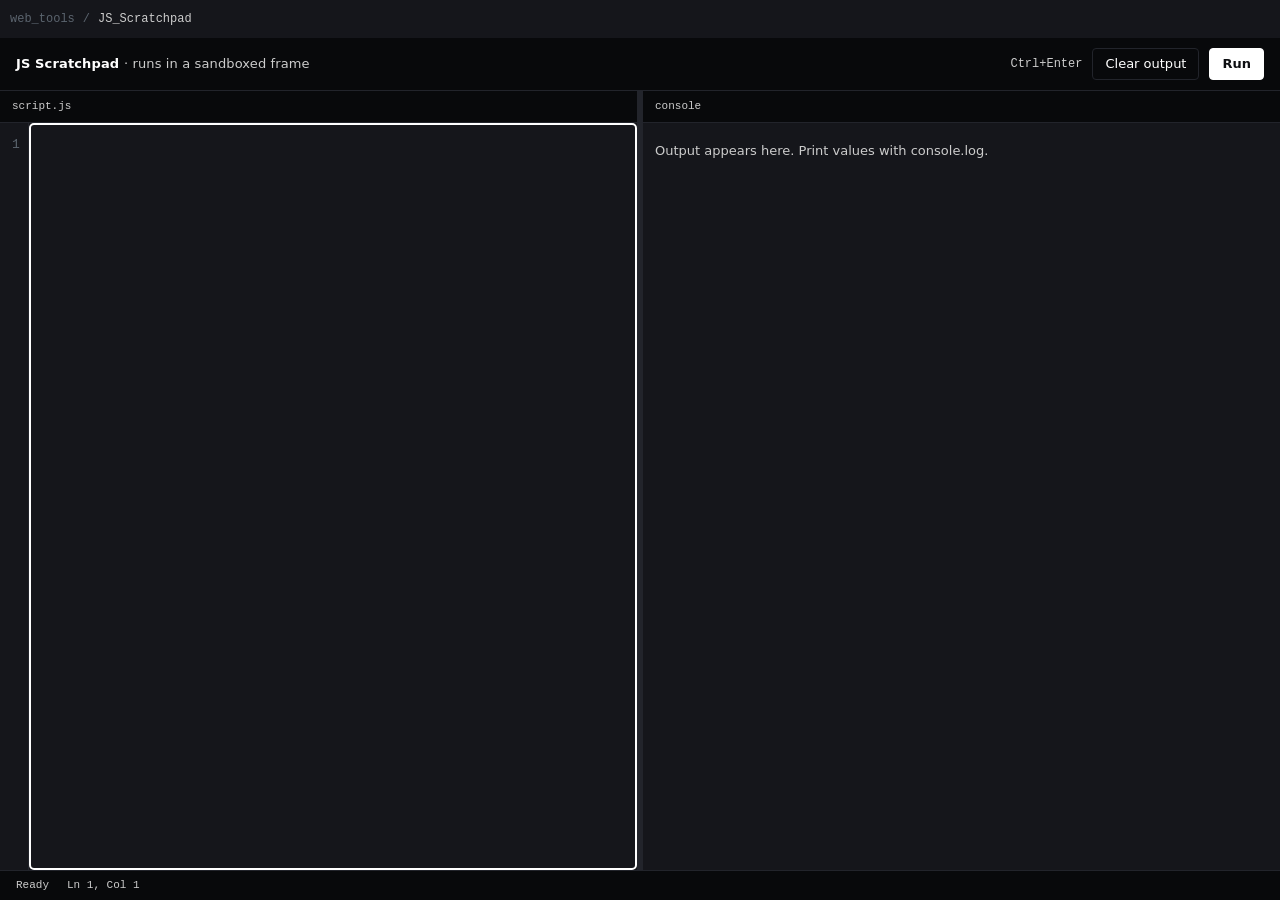
<file: source/JS_Scratchpad/index.html>
<!DOCTYPE html>
<html lang="en">
<head>
<meta charset="utf-8">
<meta name="viewport" content="width=device-width, initial-scale=1">
<title>JS Scratchpad</title>

<link rel="icon" href="../../images/Favicon/logo.ico" sizes="32x32">
<link rel="icon" href="../../images/Favicon/logo_96x96.png" type="image/png" sizes="96x96">
<link rel="icon" href="../../images/Favicon/logo.svg" type="image/svg+xml">
<link rel="apple-touch-icon" href="../../images/Favicon/logo_180x180.png">
<link rel="manifest" href="../../images/Favicon/site.webmanifest">
<meta name="theme-color" content="#0e0f12">

<link rel="stylesheet" href="../../styles/core.css">
<style>
	html, body {
		height: 100%;
		margin: 0;
	}

	body {
		background: var(--page);
		color: var(--ink);
		font-family: var(--sans);
		display: grid;
		grid-template-rows: auto auto 1fr auto;
		height: 100dvh;
		overflow: hidden;
	}

	header {
		display: flex;
		align-items: center;
		gap: 16px;
		padding: 10px 16px;
		border-bottom: 1px solid var(--line);
		background: var(--well);
	}

	.brand {
		font-size: 13px;
		font-weight: 600;
		letter-spacing: 0.01em;
	}

	.brand span {
		color: var(--ink_soft);
		font-weight: 400;
	}

	.actions {
		margin-left: auto;
		display: flex;
		align-items: center;
		gap: 10px;
	}

	.hint {
		color: var(--ink_soft);
		font-size: 12px;
		font-family: var(--mono);
	}

	button {
		font-family: inherit;
		font-size: 13px;
		color: var(--ink);
		background: transparent;
		border: 1px solid var(--line);
		border-radius: 4px;
		padding: 6px 12px;
		cursor: pointer;
	}

	button:hover { border-color: var(--accent); }

	button:focus-visible {
		outline: 2px solid var(--accent);
		outline-offset: 2px;
	}

	#run_button {
		background: var(--accent);
		border-color: var(--accent);
		color: var(--page);
		font-weight: 600;
	}

	#run_button:hover { background: var(--ink); box-shadow: var(--shadow); }

	main {
		display: grid;
		grid-template-columns: 1fr 6px 1fr;
		min-height: 0;
	}

	.pane {
		min-width: 0;
		min-height: 0;
		display: flex;
		flex-direction: column;
		background: var(--surface);
	}

	.pane_head {
		font-family: var(--mono);
		font-size: 11px;
		color: var(--ink_soft);
		padding: 7px 12px;
		border-bottom: 1px solid var(--line);
		background: var(--well);
	}

	.editor_wrap {
		flex: 1;
		display: flex;
		min-height: 0;
		font-family: var(--mono);
		font-size: 13px;
		line-height: 20px;
	}


	#gutter {
		padding: 12px 8px 12px 12px;
		color: var(--ink_faint);
		text-align: right;
		background: var(--surface);
		border-right: 1px solid var(--line);
		overflow: hidden;
		white-space: pre;
		user-select: none;
		flex: none;
	}

	.code_area {
		position: relative;
		flex: 1;
		min-width: 0;
	}

	#highlight, #code {
		position: absolute;
		inset: 0;
		margin: 0;
		padding: 12px;
		border: 0;
		font: inherit;
		white-space: pre;
		tab-size: 4;
	}

	#highlight {
		overflow: hidden;
		color: var(--ink);
		background: var(--surface);
		pointer-events: none;
	}

	#code {
		overflow: auto;
		resize: none;
		background: transparent;
		color: transparent;
		caret-color: var(--ink);
	}

	#code::selection {
		background: var(--accent_wash);
		color: transparent;
	}

	.t_comment { color: var(--ink_faint); font-style: italic; }
	.t_keyword { color: var(--syntax_literal); }
	.t_string { color: var(--syntax_string); }
	.t_number { color: var(--syntax_number); }
	.t_literal { color: var(--accent); }
	.t_global { color: var(--accent); }
	.t_function { color: var(--syntax_number); }
	.t_property { color: var(--ink_soft); }
	.t_regex { color: var(--syntax_string); }
	.t_operator { color: var(--syntax_punct); }

	#resizer {
		background: var(--line);
		cursor: col-resize;
	}

	#resizer:hover { background: var(--line_strong); }

	#output {
		flex: 1;
		overflow: auto;
		padding: 6px 0;
		font-family: var(--mono);
		font-size: 13px;
		line-height: 1.55;
	}

	.entry {
		padding: 3px 12px 3px 10px;
		border-left: 2px solid transparent;
		white-space: pre-wrap;
		word-break: break-word;
	}

	.entry + .entry { border-top: 1px solid #1c222b; }

	.log { border-left-color: #2f3a47; }
	.info { border-left-color: var(--syntax_number); }
	.warn { border-left-color: var(--warn); color: var(--warn); }
	.error { border-left-color: var(--danger); color: var(--danger); background: rgba(217, 126, 110, 0.08); }
	.trace { color: var(--ink_soft); }

	.empty {
		color: var(--ink_soft);
		padding: 12px;
		font-family: var(--sans);
		font-size: 13px;
	}

	footer {
		border-top: 1px solid var(--line);
		background: var(--well);
		padding: 6px 16px;
		font-family: var(--mono);
		font-size: 11px;
		color: var(--ink_soft);
		display: flex;
		gap: 18px;
	}

	#sandbox { display: none; }

	@media (max-width: 760px) {
		main { grid-template-columns: 1fr; grid-template-rows: 1fr 6px 1fr; }
		#resizer { cursor: row-resize; }
	}
</style>
</head>
<body>

<nav class="site_bar">
	<a href="../../index.html">web_tools</a>
	<span>/</span>
	<strong>JS_Scratchpad</strong>
</nav>


<header>
	<div class="brand">JS Scratchpad <span>· runs in a sandboxed frame</span></div>
	<div class="actions">
		<span class="hint" id="shortcut_hint">Ctrl+Enter</span>
		<button id="clear_button" type="button">Clear output</button>
		<button id="run_button" type="button">Run</button>
	</div>
</header>

<main>
	<section class="pane">
		<div class="pane_head">script.js</div>
		<div class="editor_wrap">
			<div id="gutter">1</div>
			<div class="code_area">
				<pre id="highlight" aria-hidden="true"></pre>
				<textarea id="code" spellcheck="false" autocomplete="off" autocapitalize="off" autocorrect="off"></textarea>
			</div>
		</div>
	</section>

	<div id="resizer"></div>

	<section class="pane">
		<div class="pane_head">console</div>
		<div id="output"><div class="empty">Output appears here. Print values with console.log.</div></div>
	</section>
</main>

<footer>
	<span id="status">Ready</span>
	<span id="cursor_position">Ln 1, Col 1</span>
</footer>

<iframe id="sandbox" sandbox="allow-scripts"></iframe>

<script>
(function () {
	"use strict";

	var code_input = document.getElementById("code");
	var gutter = document.getElementById("gutter");
	var output = document.getElementById("output");
	var status_line = document.getElementById("status");
	var cursor_position = document.getElementById("cursor_position");
	var run_button = document.getElementById("run_button");
	var clear_button = document.getElementById("clear_button");
	var resizer = document.getElementById("resizer");
	var main_element = document.querySelector("main");

	var is_mac = /Mac|iPhone|iPad/.test(navigator.platform);
	document.getElementById("shortcut_hint").textContent = is_mac ? "Cmd+Enter" : "Ctrl+Enter";

	code_input.value = "";

	/* ---------- the code that runs inside the sandboxed frame ---------- */

	var sandbox_source = "" +
		"<!DOCTYPE html><html><head><meta charset='utf-8'></head><body><script>" +
		"(function () {" +
		"	var MAX_DEPTH = 4;" +
		"	var MAX_ITEMS = 200;" +
		"	function type_of(value) {" +
		"		return Object.prototype.toString.call(value).slice(8, -1);" +
		"	}" +
		"	function format(value, depth, seen) {" +
		"		if (value === null) { return 'null'; }" +
		"		if (value === undefined) { return 'undefined'; }" +
		"		var kind = typeof value;" +
		"		if (kind === 'string') { return depth === 0 ? value : JSON.stringify(value); }" +
		"		if (kind === 'number' || kind === 'boolean') { return String(value); }" +
		"		if (kind === 'bigint') { return String(value) + 'n'; }" +
		"		if (kind === 'symbol') { return value.toString(); }" +
		"		if (kind === 'function') { return 'function ' + (value.name || '(anonymous)') + '()'; }" +
		"		if (value instanceof Error) { return value.name + ': ' + value.message; }" +
		"		if (seen.indexOf(value) !== -1) { return '[Circular]'; }" +
		"		if (depth >= MAX_DEPTH) { return Array.isArray(value) ? '[...]' : '{...}'; }" +
		"		seen = seen.concat([value]);" +
		"		var tag = type_of(value);" +
		"		var parts = [];" +
		"		var index;" +
		"		if (Array.isArray(value)) {" +
		"			for (index = 0; index < value.length && index < MAX_ITEMS; index += 1) {" +
		"				parts.push(format(value[index], depth + 1, seen));" +
		"			}" +
		"			if (value.length > MAX_ITEMS) { parts.push('... ' + (value.length - MAX_ITEMS) + ' more'); }" +
		"			return '[' + parts.join(', ') + ']';" +
		"		}" +
		"		if (tag === 'Map') {" +
		"			value.forEach(function (v, k) { parts.push(format(k, depth + 1, seen) + ' => ' + format(v, depth + 1, seen)); });" +
		"			return 'Map(' + value.size + ') {' + parts.join(', ') + '}';" +
		"		}" +
		"		if (tag === 'Set') {" +
		"			value.forEach(function (v) { parts.push(format(v, depth + 1, seen)); });" +
		"			return 'Set(' + value.size + ') {' + parts.join(', ') + '}';" +
		"		}" +
		"		if (tag === 'Date') { return value.toISOString(); }" +
		"		if (tag === 'RegExp') { return value.toString(); }" +
		"		if (tag === 'Promise') { return 'Promise {...}'; }" +
		"		var keys = Object.keys(value);" +
		"		for (index = 0; index < keys.length && index < MAX_ITEMS; index += 1) {" +
		"			parts.push(keys[index] + ': ' + format(value[keys[index]], depth + 1, seen));" +
		"		}" +
		"		var prefix = (value.constructor && value.constructor.name && value.constructor.name !== 'Object') ? value.constructor.name + ' ' : '';" +
		"		return prefix + '{' + (parts.length ? ' ' + parts.join(', ') + ' ' : '') + '}';" +
		"	}" +
		"	function send(level, args) {" +
		"		var pieces = [];" +
		"		for (var index = 0; index < args.length; index += 1) {" +
		"			pieces.push(format(args[index], 0, []));" +
		"		}" +
		"		parent.postMessage({ channel: 'scratchpad', kind: 'entry', level: level, text: pieces.join(' ') }, '*');" +
		"	}" +
		"	['log', 'info', 'warn', 'error', 'debug'].forEach(function (level) {" +
		"		console[level] = function () { send(level === 'debug' ? 'log' : level, arguments); };" +
		"	});" +
		"	console.clear = function () { parent.postMessage({ channel: 'scratchpad', kind: 'clear' }, '*'); };" +
		"	console.table = console.log;" +
		"	window.onerror = function (message, source, line, column, error) {" +
		"		send('error', [error || message]);" +
		"		return true;" +
		"	};" +
		"	window.addEventListener('unhandledrejection', function (event) {" +
		"		send('error', ['Uncaught (in promise) ' + format(event.reason, 0, [])]);" +
		"	});" +
		"	window.addEventListener('message', function (event) {" +
		"		if (!event.data || event.data.kind !== 'run') { return; }" +
		"		var started = performance.now();" +
		"		var failed = false;" +
		"		try {" +
		"			(0, eval)(event.data.code);" +
		"		} catch (error) {" +
		"			failed = true;" +
		"			send('error', [error]);" +
		"		}" +
		"		parent.postMessage({ channel: 'scratchpad', kind: 'done', ms: performance.now() - started, failed: failed }, '*');" +
		"	});" +
		"	parent.postMessage({ channel: 'scratchpad', kind: 'ready' }, '*');" +
		"}());" +
		"<\/script></body></html>";

	/* ---------- syntax highlighting ---------- */

	var highlight_element = document.getElementById("highlight");

	var keyword_words = ("break case catch class const continue debugger default delete do else export extends " +
		"finally for function if import in instanceof let new of return static super switch this throw try " +
		"typeof var void while with yield async await").split(" ");

	var literal_words = "true false null undefined NaN Infinity".split(" ");

	var global_words = ("console window document globalThis Math JSON Object Array String Number Boolean Date " +
		"Map Set WeakMap WeakSet Symbol Promise RegExp Proxy Reflect Error TypeError RangeError Function " +
		"parseInt parseFloat isNaN setTimeout setInterval clearTimeout clearInterval queueMicrotask fetch " +
		"structuredClone performance").split(" ");

	var re_whitespace = /\s+/y;
	var re_line_comment = /\/\/[^\n]*/y;
	var re_block_comment = /\/\*[\s\S]*?(?:\*\/|$)/y;
	var re_template = /`(?:\\[\s\S]|[^\\`])*`?/y;
	var re_string = /(['"])(?:\\[\s\S]|(?!\1)[^\\\n])*\1?/y;
	var re_number = /0[xX][0-9a-fA-F_]+n?|0[bB][01_]+n?|0[oO][0-7_]+n?|(?:\d[\d_]*(?:\.[\d_]*)?|\.\d[\d_]*)(?:[eE][+-]?\d+)?n?/y;
	var re_regex = /\/(?:\\[\s\S]|\[(?:\\[\s\S]|[^\]\n])*\]|[^\/\\\n])+\/[a-z]*/y;
	var re_identifier = /[A-Za-z_$][A-Za-z0-9_$]*/y;
	var re_operator = /[+\-*%=<>!&|^~?:;,.(){}\[\]]+|\//y;

	function match_at(pattern, source, index) {
		pattern.lastIndex = index;
		var result = pattern.exec(source);
		return result === null ? null : result[0];
	}

	function escape_html(text) {
		return text.replace(/[&<>]/g, function (character) {
			if (character === "&") { return "&amp;"; }
			return character === "<" ? "&lt;" : "&gt;";
		});
	}

	function highlight_javascript(source) {
		var pieces = [];
		var index = 0;
		var length = source.length;
		var last_token = null;
		var value;

		function emit(type, text) {
			var escaped = escape_html(text);
			pieces.push(type === "plain" ? escaped : "<span class=\"t_" + type + "\">" + escaped + "</span>");
			last_token = { type: type, value: text };
			index += text.length;
		}

		function regex_can_start() {
			if (last_token === null) { return true; }
			if (last_token.type === "keyword") { return true; }
			if (last_token.type !== "operator") { return false; }
			var tail = last_token.value.slice(-1);
			return tail !== ")" && tail !== "]" && tail !== "}";
		}

		function next_visible_character() {
			var scan = index;
			while (scan < length && /\s/.test(source[scan])) { scan += 1; }
			return source[scan];
		}

		while (index < length) {
			value = match_at(re_whitespace, source, index);
			if (value !== null) {
				pieces.push(escape_html(value));
				index += value.length;
				continue;
			}

			value = match_at(re_line_comment, source, index) || match_at(re_block_comment, source, index);
			if (value !== null) {
				var remembered = last_token;
				emit("comment", value);
				last_token = remembered;
				continue;
			}

			value = match_at(re_template, source, index) || match_at(re_string, source, index);
			if (value !== null) { emit("string", value); continue; }

			value = match_at(re_number, source, index);
			if (value !== null) { emit("number", value); continue; }

			if (source[index] === "/" && regex_can_start()) {
				value = match_at(re_regex, source, index);
				if (value !== null) { emit("regex", value); continue; }
			}

			value = match_at(re_identifier, source, index);
			if (value !== null) {
				var previous = last_token;
				emit("plain", value);
				var type = "plain";
				if (keyword_words.indexOf(value) !== -1) {
					type = "keyword";
				} else if (literal_words.indexOf(value) !== -1) {
					type = "literal";
				} else if (previous !== null && previous.type === "operator" && previous.value.slice(-1) === ".") {
					type = next_visible_character() === "(" ? "function" : "property";
				} else if (global_words.indexOf(value) !== -1) {
					type = "global";
				} else if (next_visible_character() === "(") {
					type = "function";
				}
				if (type !== "plain") {
					pieces[pieces.length - 1] = "<span class=\"t_" + type + "\">" + escape_html(value) + "</span>";
					last_token.type = type;
				}
				continue;
			}

			value = match_at(re_operator, source, index);
			if (value !== null) { emit("operator", value); continue; }

			emit("plain", source[index]);
		}

		return pieces.join("");
	}

	function update_highlight() {
		var source = code_input.value;
		if (source.length > 200000) {
			highlight_element.textContent = source + "\n";
			return;
		}
		highlight_element.innerHTML = highlight_javascript(source) + "\n";
	}

	/* ---------- output panel ---------- */

	var entry_count = 0;
	var error_count = 0;

	function clear_output() {
		output.innerHTML = "<div class=\"empty\">Output appears here. Print values with console.log.</div>";
		entry_count = 0;
		error_count = 0;
	}

	function append_entry(level, text) {
		if (entry_count === 0) { output.innerHTML = ""; }
		var element = document.createElement("div");
		element.className = "entry " + level;
		element.textContent = text;
		output.appendChild(element);
		output.scrollTop = output.scrollHeight;
		entry_count += 1;
		if (level === "error") { error_count += 1; }
	}

	/* ---------- running ---------- */

	var frame = null;
	var pending_code = null;

	function run_code() {
		clear_output();
		status_line.textContent = "Running...";
		pending_code = code_input.value;

		if (frame) { frame.remove(); }
		frame = document.createElement("iframe");
		frame.id = "sandbox";
		frame.setAttribute("sandbox", "allow-scripts");
		frame.srcdoc = sandbox_source;
		document.body.appendChild(frame);
	}

	window.addEventListener("message", function (event) {
		var data = event.data;
		if (!data || data.channel !== "scratchpad") { return; }

		if (data.kind === "ready" && pending_code !== null) {
			frame.contentWindow.postMessage({ kind: "run", code: pending_code }, "*");
			pending_code = null;
			return;
		}
		if (data.kind === "entry") {
			append_entry(data.level, data.text);
			return;
		}
		if (data.kind === "clear") {
			clear_output();
			return;
		}
		if (data.kind === "done") {
			var duration = data.ms < 1 ? "<1" : Math.round(data.ms);
			status_line.textContent = (data.failed ? "Failed after " : "Finished in ") + duration + " ms";
		}
	});

	/* ---------- editor chrome ---------- */

	function update_gutter() {
		var total = code_input.value.split("\n").length;
		var numbers = [];
		for (var index = 1; index <= total; index += 1) { numbers.push(index); }
		gutter.textContent = numbers.join("\n");
		gutter.scrollTop = code_input.scrollTop;
	}

	function update_cursor_position() {
		var before = code_input.value.slice(0, code_input.selectionStart);
		var lines = before.split("\n");
		cursor_position.textContent = "Ln " + lines.length + ", Col " + (lines[lines.length - 1].length + 1);
	}

	code_input.addEventListener("input", function () {
		update_highlight();
		update_gutter();
		update_cursor_position();
	});

	code_input.addEventListener("scroll", function () {
		gutter.scrollTop = code_input.scrollTop;
		highlight_element.scrollTop = code_input.scrollTop;
		highlight_element.scrollLeft = code_input.scrollLeft;
	});

	code_input.addEventListener("keyup", update_cursor_position);
	code_input.addEventListener("click", update_cursor_position);

	code_input.addEventListener("keydown", function (event) {
		if (event.key === "Enter" && (event.ctrlKey || event.metaKey)) {
			event.preventDefault();
			run_code();
			return;
		}
		if (event.key === "Tab") {
			event.preventDefault();
			var start = code_input.selectionStart;
			var end = code_input.selectionEnd;
			code_input.value = code_input.value.slice(0, start) + "\t" + code_input.value.slice(end);
			code_input.selectionStart = start + 1;
			code_input.selectionEnd = start + 1;
			update_highlight();
			update_gutter();
			update_cursor_position();
		}
	});

	document.addEventListener("keydown", function (event) {
		if (event.key === "Enter" && (event.ctrlKey || event.metaKey)) {
			event.preventDefault();
			run_code();
		}
	});

	run_button.addEventListener("click", run_code);
	clear_button.addEventListener("click", function () {
		clear_output();
		status_line.textContent = "Ready";
	});

	/* ---------- split resizing ---------- */

	var dragging = false;

	resizer.addEventListener("mousedown", function () {
		dragging = true;
		document.body.style.userSelect = "none";
	});

	document.addEventListener("mousemove", function (event) {
		if (!dragging) { return; }
		var is_stacked = window.matchMedia("(max-width: 760px)").matches;
		if (is_stacked) {
			var top_height = event.clientY - main_element.getBoundingClientRect().top;
			var height_ratio = Math.min(Math.max(top_height, 80), main_element.clientHeight - 80);
			main_element.style.gridTemplateRows = height_ratio + "px 6px 1fr";
		} else {
			var left_width = event.clientX - main_element.getBoundingClientRect().left;
			var width_ratio = Math.min(Math.max(left_width, 160), main_element.clientWidth - 160);
			main_element.style.gridTemplateColumns = width_ratio + "px 6px 1fr";
		}
	});

	document.addEventListener("mouseup", function () {
		dragging = false;
		document.body.style.userSelect = "";
	});

	update_highlight();
	update_gutter();
	update_cursor_position();
	code_input.focus();
}());
</script>

</body>
</html>
</file>
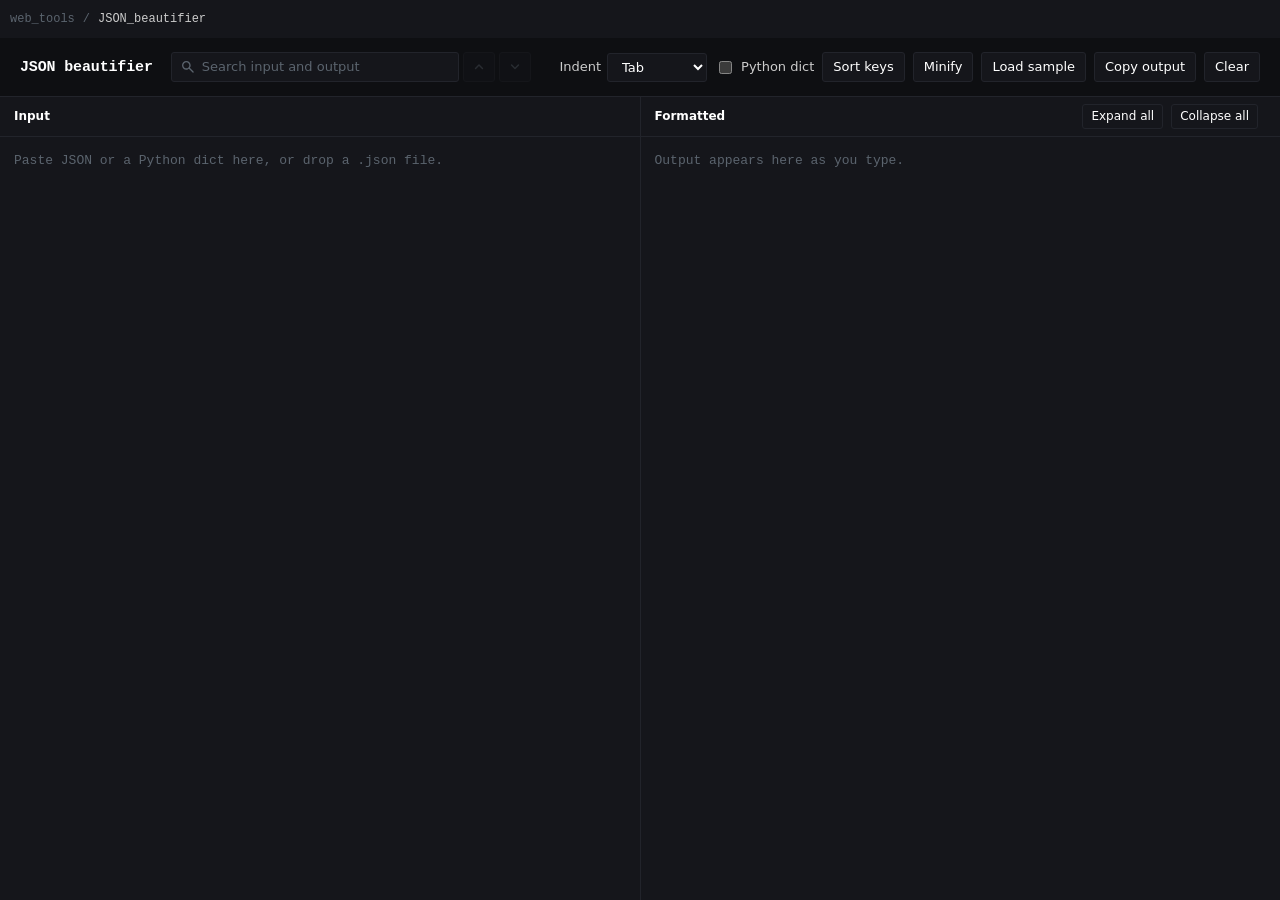
<file: source/JSON_beautifier/index.html>
<!DOCTYPE html>
<html lang="en">
<head>
<meta charset="utf-8">
<meta name="viewport" content="width=device-width, initial-scale=1">
<title>JSON beautifier</title>

<link rel="icon" href="../../images/Favicon/logo.ico" sizes="32x32">
<link rel="icon" href="../../images/Favicon/logo_96x96.png" type="image/png" sizes="96x96">
<link rel="icon" href="../../images/Favicon/logo.svg" type="image/svg+xml">
<link rel="apple-touch-icon" href="../../images/Favicon/logo_180x180.png">
<link rel="manifest" href="../../images/Favicon/site.webmanifest">
<meta name="theme-color" content="#0e0f12">

<link rel="stylesheet" href="../../styles/core.css">
<style>
	/* Layout only. Colour and type come from ../../styles/core.css.
	   --indent and --numbers are also rewritten at runtime. */
	:root {
		--indent: 4ch;
		--gutter: 20px;
		--numbers: 4ch;
		--head: 40px;
	}

	html, body {
		height: 100%;
		margin: 0;
	}

	body {
		background: var(--page);
		color: var(--ink);
		font-family: var(--sans);
		display: flex;
		flex-direction: column;
	}

	header {
		display: flex;
		flex-wrap: wrap;
		align-items: baseline;
		gap: 8px 18px;
		padding: 14px 20px;
		border-bottom: 1px solid var(--line);
	}

	h1 {
		margin: 0;
		font-family: var(--mono);
		font-size: 15px;
		font-weight: 600;
		letter-spacing: -0.01em;
	}

	.controls {
		margin-left: auto;
		display: flex;
		flex-wrap: wrap;
		align-items: center;
		gap: 8px;
	}

	button, select {
		font-family: var(--sans);
		font-size: 13px;
		color: var(--ink);
		background: var(--surface);
		border: 1px solid var(--line);
		border-radius: 3px;
		padding: 5px 10px;
		cursor: pointer;
	}

	button:hover:not(:disabled), select:hover {
		border-color: var(--line_strong);
		background: #1e242b;
	}

	button:disabled {
		color: var(--ink_faint);
		cursor: default;
	}

	button[aria-pressed="true"] {
		color: var(--ink);
		background: #263039;
		border-color: var(--line_strong);
	}

	button:focus-visible, select:focus-visible {
		outline: 2px solid var(--ink);
		outline-offset: 1px;
	}

	label.field {
		font-size: 13px;
		color: var(--ink_soft);
		display: flex;
		align-items: center;
		gap: 6px;
	}

	.search {
		flex: 1 1 240px;
		max-width: 360px;
		display: flex;
		align-items: center;
		gap: 4px;
	}

	/* Baseline alignment lets the typed text line up with the text of the header's other controls. */
	.search_box {
		flex: 1;
		min-width: 0;
		display: flex;
		align-items: baseline;
		gap: 6px;
		padding: 0 8px;
		border: 1px solid var(--line);
		border-radius: 3px;
		background: var(--surface);
		color: var(--ink_faint);
		cursor: text;
	}

	.search_box:hover {
		border-color: var(--line_strong);
	}

	.search_box:focus-within {
		border-color: var(--line_strong);
		outline: 2px solid var(--ink);
		outline-offset: 1px;
	}

	.search_box svg {
		flex: none;
		align-self: center;
		width: 16px;
		height: 16px;
		fill: currentColor;
	}

	.search_box input {
		flex: 1;
		width: 0;
		min-width: 0;
		padding: 5px 0;
		border-radius: 0;
		background: transparent;
		font-family: var(--sans);
		font-size: 13px;
		line-height: 1.4;
	}

	.search_box input:focus {
		outline: 0;
	}

	.icon_button {
		display: inline-flex;
		align-items: center;
		justify-content: center;
		padding: 5px 6px;
	}

	.icon_button svg {
		width: 18px;
		height: 18px;
		fill: currentColor;
	}

	/* 16px text keeps iOS from zooming in on the field, and the arrows grow to a fingertip. */
	@media (pointer: coarse) {
		.search_box input { font-size: 16px; }
		.icon_button { padding: 7px 8px; }
	}

	main {
		flex: 1;
		min-height: 0;
		display: grid;
		grid-template-columns: 1fr 1fr;
		gap: 1px;
		background: var(--line);
	}

	.pane {
		background: var(--surface);
		display: flex;
		flex-direction: column;
		min-width: 0;
		min-height: 0;
	}

	.pane_head {
		flex: none;
		height: var(--head);
		display: flex;
		align-items: center;
		justify-content: space-between;
		gap: 10px;
		padding: 0 14px;
		font-size: 12px;
		color: var(--ink_soft);
		border-bottom: 1px solid var(--line);
	}

	.pane_head strong {
		color: var(--ink);
		font-weight: 600;
	}

	.pane_head .head_actions {
		display: flex;
		align-items: center;
		gap: 8px;
	}

	.pane_head button {
		font-size: 12px;
		padding: 3px 8px;
	}

	.head_title {
		flex: none;
		display: flex;
		align-items: baseline;
		gap: 10px;
	}

	.match_count {
		color: var(--ink_soft);
		font-variant-numeric: tabular-nums;
		white-space: nowrap;
	}

	.match_count.none {
		color: var(--ink_faint);
	}

	.status.ok { color: var(--ok); }
	.status.bad { color: var(--danger); }

	textarea, .input_marks, #output_area {
		flex: 1;
		min-height: 0;
		margin: 0;
		padding: 14px;
		font-family: var(--mono);
		font-size: 13px;
		line-height: 1.55;
		tab-size: 4;
		overflow: auto;
	}

	textarea {
		border: 0;
		resize: none;
		background: transparent;
		color: var(--ink);
	}

	textarea::placeholder { color: var(--ink_faint); }

	.input_box {
		position: relative;
		flex: 1;
		min-height: 0;
		display: flex;
	}

	.input_box textarea {
		position: relative;
		min-width: 0;
	}

	/*
		Search marks for the input. This layer sits behind the transparent textarea and shares its text box rule above,
		and the script copies the browser's own textarea text settings onto it, so each mark lands under its text.
	*/
	.input_marks {
		position: absolute;
		inset: 0;
		overflow: hidden;
		white-space: pre-wrap;
		overflow-wrap: break-word;
		color: transparent;
		pointer-events: none;
		-webkit-text-size-adjust: 100%;
		text-size-adjust: 100%;
	}

	/* Lets the layer scroll as far as the textarea does, even when it holds less text. */
	.input_marks::after {
		content: "";
		display: block;
		height: 100vh;
	}

	mark {
		border-radius: 2px;
		background: var(--line_strong);
		color: inherit;
	}

	mark.current {
		background: var(--ink_faint);
		box-shadow: 0 0 0 1px var(--ink);
	}

	#output_area mark.current > * { color: var(--ink); }

	#output_area {
		color: var(--syntax_punct);
		white-space: pre-wrap;
		overflow-wrap: anywhere;
	}

	.tree_root {
		position: relative;
		padding-left: var(--numbers);
		counter-reset: line_number;
	}

	.line {
		white-space: pre-wrap;
		overflow-wrap: anywhere;
	}

	.line::before {
		counter-increment: line_number;
		content: counter(line_number);
		position: absolute;
		left: 0;
		width: calc(var(--numbers) - 1.5ch);
		text-align: right;
		color: var(--ink_faint);
		font-variant-numeric: tabular-nums;
		user-select: none;
		pointer-events: none;
	}

	.children { padding-left: var(--indent); }

	.gutter {
		display: inline-block;
		width: var(--gutter);
	}

	.fold {
		display: inline-block;
		width: calc(var(--gutter) - 3px);
		padding: 0;
		margin-right: 3px;
		border: 0;
		border-radius: 3px;
		background: transparent;
		color: var(--ink_soft);
		font-family: var(--mono);
		font-size: 15px;
		line-height: inherit;
		text-align: center;
		vertical-align: baseline;
		cursor: pointer;
	}

	.fold:hover {
		background: #232c35;
		color: var(--ink);
	}

	.fold::before { content: "\25be"; }

	.node.collapsed > .line > .fold::before { content: "\25b8"; }

	.node.collapsed > .children,
	.node.collapsed > .line.close { display: none; }

	.tail { display: none; }

	.node.collapsed > .line > .tail { display: inline; }

	.count { color: var(--ink_soft); }

	.punct { color: var(--syntax_punct); }

	.tok_key { color: var(--syntax_key); font-weight: 600; }
	.tok_string { color: var(--syntax_string); }
	.tok_number { color: var(--syntax_number); }
	.tok_bool, .tok_null { color: var(--syntax_literal); }

	.empty { color: var(--ink_faint); }

	#output_area.error_box { color: var(--danger); white-space: pre-wrap; }
	.error_box .caret { color: var(--danger); }

	.drop_active { background: #1c2530; }

	@media (max-width: 760px) {
		main { grid-template-columns: 1fr; grid-template-rows: 1fr 1fr; }
	}
</style>
</head>
<body>

<nav class="site_bar">
	<a href="../../index.html">web_tools</a>
	<span>/</span>
	<strong>JSON_beautifier</strong>
</nav>


<!-- Icons: Material Symbols, Rounded style, filled, by Google. Apache License 2.0: https://github.com/google/material-design-icons -->

<header>
	<h1>JSON beautifier</h1>
	<div class="search" role="search">
		<label class="search_box">
			<svg viewBox="0 -960 960 960" aria-hidden="true"><path d="M380-320q-109 0-184.5-75.5T120-580q0-109 75.5-184.5T380-840q109 0 184.5 75.5T640-580q0 44-14 83t-38 69l224 224q11 11 11 28t-11 28q-11 11-28 11t-28-11L532-372q-30 24-69 38t-83 14Zm0-80q75 0 127.5-52.5T560-580q0-75-52.5-127.5T380-760q-75 0-127.5 52.5T200-580q0 75 52.5 127.5T380-400Z"/></svg>
			<input type="search" id="search_field" placeholder="Search input and output" aria-label="Search input and output" autocomplete="off" autocapitalize="off" spellcheck="false" enterkeyhint="search">
		</label>
		<button type="button" class="icon_button" id="search_previous" aria-label="Previous match" title="Previous match (Shift + Enter)" disabled><svg viewBox="0 -960 960 960" aria-hidden="true"><path d="M480-528 324-372q-11 11-28 11t-28-11q-11-11-11-28t11-28l184-184q12-12 28-12t28 12l184 184q11 11 11 28t-11 28q-11 11-28 11t-28-11L480-528Z"/></svg></button>
		<button type="button" class="icon_button" id="search_next" aria-label="Next match" title="Next match (Enter)" disabled><svg viewBox="0 -960 960 960" aria-hidden="true"><path d="M480-361q-8 0-15-2.5t-13-8.5L268-556q-11-11-11-28t11-28q11-11 28-11t28 11l156 156 156-156q11-11 28-11t28 11q11 11 11 28t-11 28L508-372q-6 6-13 8.5t-15 2.5Z"/></svg></button>
	</div>
	<div class="controls">
		<label class="field">Indent
			<select id="indent_select">
				<option value="2">2 spaces</option>
				<option value="4">4 spaces</option>
				<option value="tab" selected>Tab</option>
			</select>
		</label>
		<label class="field" title="Repair Python-style output: single quotes, True/False/None, datetime and other object reprs, tuples, trailing commas."><input type="checkbox" id="python_repair"> Python dict</label>
		<button id="sort_button" type="button">Sort keys</button>
		<button id="minify_button" type="button">Minify</button>
		<button id="sample_button">Load sample</button>
		<button id="copy_button">Copy output</button>
		<button id="clear_button">Clear</button>
	</div>
</header>

<main>
	<section class="pane" id="input_pane">
		<div class="pane_head">
			<span class="head_title"><strong>Input</strong><span class="match_count" id="input_count"></span></span>
			<span id="input_stats"></span>
		</div>
		<div class="input_box">
			<div class="input_marks" id="input_marks" aria-hidden="true"></div>
			<textarea id="input_area" spellcheck="false" placeholder="Paste JSON or a Python dict here, or drop a .json file."></textarea>
		</div>
	</section>

	<section class="pane">
		<div class="pane_head">
			<span class="head_title"><strong>Formatted</strong><span class="match_count" id="output_count"></span></span>
			<span class="head_actions">
				<button id="expand_button" type="button">Expand all</button>
				<button id="collapse_button" type="button">Collapse all</button>
				<span id="output_status" class="status"></span>
			</span>
		</div>
		<div id="output_area"><span class="empty">Output appears here as you type.</span></div>
	</section>
</main>

<script>
	const input_area = document.getElementById("input_area");
	const output_area = document.getElementById("output_area");
	const output_status = document.getElementById("output_status");
	const input_stats = document.getElementById("input_stats");
	const indent_select = document.getElementById("indent_select");
	const sort_button = document.getElementById("sort_button");
	const python_repair = document.getElementById("python_repair");
	const input_pane = document.getElementById("input_pane");
	const minify_button = document.getElementById("minify_button");
	const expand_button = document.getElementById("expand_button");
	const collapse_button = document.getElementById("collapse_button");
	const search_field = document.getElementById("search_field");
	const search_previous = document.getElementById("search_previous");
	const search_next = document.getElementById("search_next");
	const input_marks = document.getElementById("input_marks");
	const input_count = document.getElementById("input_count");
	const output_count = document.getElementById("output_count");

	const eager_budget = 4000;
	const eager_depth = 3;
	const eager_width = 200;

	let last_output = "";
	let build_credit = 0;
	let view_minified = false;
	let sort_active = false;

	// The value the formatted pane shows, after sorting. undefined while the input is empty or invalid.
	let output_value;

	function escape_html(text) {
		return text.replace(/&/g, "&amp;").replace(/</g, "&lt;").replace(/>/g, "&gt;");
	}

	function token_class(value) {
		if (value === null) {
			return "tok_null";
		}
		if (typeof value === "string") {
			return "tok_string";
		}
		if (typeof value === "number") {
			return "tok_number";
		}
		return "tok_bool";
	}

	function span(class_name, text) {
		const element = document.createElement("span");
		element.className = class_name;
		element.textContent = text;
		return element;
	}

	function gutter() {
		return span("gutter", "");
	}

	function sort_value(value) {
		if (Array.isArray(value)) {
			return value.map(sort_value);
		}
		if (value !== null && typeof value === "object") {
			const sorted = {};
			Object.keys(value).sort().forEach(function (key) {
				sorted[key] = sort_value(value[key]);
			});
			return sorted;
		}
		return value;
	}

	function current_indent() {
		return indent_select.value === "tab" ? "\t" : Number(indent_select.value);
	}

	function apply_indent_width() {
		const width = indent_select.value === "tab" ? 4 : Number(indent_select.value);
		document.documentElement.style.setProperty("--indent", width + "ch");
	}

	function byte_size(text) {
		return new TextEncoder().encode(text).length;
	}

	function format_size(bytes) {
		if (bytes < 1024) {
			return bytes + " B";
		}
		if (bytes < 1024 * 1024) {
			return (bytes / 1024).toFixed(1) + " KB";
		}
		return (bytes / (1024 * 1024)).toFixed(1) + " MB";
	}

	function error_position(message) {
		const match = /position (\d+)/.exec(message);
		return match ? Number(match[1]) : -1;
	}

	function error_report(source, message) {
		const position = error_position(message);
		if (position < 0) {
			return escape_html(message);
		}
		const before = source.slice(0, position);
		const line_number = before.split("\n").length;
		const line_start = before.lastIndexOf("\n") + 1;
		const column = position - line_start + 1;
		let line_end = source.indexOf("\n", line_start);
		if (line_end === -1) {
			line_end = source.length;
		}
		const line_text = source.slice(line_start, line_end);
		const caret = " ".repeat(Math.max(column - 1, 0)) + "^";
		return escape_html(message.replace(/\s*in JSON at position.*/, "")) +
			"\nLine " + line_number + ", column " + column + "\n\n" +
			escape_html(line_text) + "\n" + '<span class="caret">' + caret + "</span>";
	}

	const python_words = {
		True: "true",
		False: "false",
		None: "null",
		NaN: "null",
		Infinity: "null",
		nan: "null",
		inf: "null"
	};

	const passthrough_words = {
		true: true,
		false: true,
		null: true
	};

	const word_pattern = /[A-Za-z_][A-Za-z0-9_]*(?:\s*\.\s*[A-Za-z_][A-Za-z0-9_]*)*/y;
	const prefix_pattern = /^(?:u|b|r|rb|br)$/i;
	const negative_infinity_pattern = /\s*(?:Infinity|inf)\b/y;
	const trailing_comma_pattern = /\s*[}\]]/y;
	const keyword_number_pattern = /^(?:[A-Za-z_][A-Za-z0-9_]*\s*=\s*)?(\d+)$/;
	const tzinfo_pattern = /^tzinfo\s*=/;
	const utc_pattern = /timezone\s*\.\s*utc$/;

	function pad_number(value, width) {
		return String(value).padStart(width, "0");
	}

	function skip_string(source, index) {
		const quote = source[index];
		let cursor = index + 1;
		while (cursor < source.length) {
			if (source[cursor] === "\\") {
				cursor += 2;
				continue;
			}
			if (source[cursor] === quote) {
				return cursor + 1;
			}
			cursor += 1;
		}
		return cursor;
	}

	function read_call(source, index) {
		const args = [];
		let depth = 0;
		let start = index + 1;
		let cursor = index;
		while (cursor < source.length) {
			const character = source[cursor];
			if (character === "'" || character === '"') {
				cursor = skip_string(source, cursor);
				continue;
			}
			if (character === "(" || character === "[" || character === "{") {
				depth += 1;
				cursor += 1;
				continue;
			}
			if (character === ")" || character === "]" || character === "}") {
				depth -= 1;
				if (depth === 0) {
					const tail = source.slice(start, cursor).trim();
					if (tail) {
						args.push(tail);
					}
					return { args: args, end: cursor + 1 };
				}
				cursor += 1;
				continue;
			}
			if (character === "," && depth === 1) {
				args.push(source.slice(start, cursor).trim());
				start = cursor + 1;
			}
			cursor += 1;
		}
		return null;
	}

	function time_text(numbers, offset) {
		const micro = numbers[offset + 3] || 0;
		let text = pad_number(numbers[offset] || 0, 2) + ":" + pad_number(numbers[offset + 1] || 0, 2) + ":" + pad_number(numbers[offset + 2] || 0, 2);
		if (micro) {
			text += "." + pad_number(micro, 6);
		}
		return text;
	}

	function iso_from_call(name, args) {
		const kind = name.replace(/^datetime\./, "");
		if (kind !== "datetime" && kind !== "date" && kind !== "time") {
			return null;
		}
		const numbers = [];
		let is_utc = false;
		for (let position = 0; position < args.length; position += 1) {
			const argument = args[position];
			if (tzinfo_pattern.test(argument)) {
				if (!utc_pattern.test(argument)) {
					return null;
				}
				is_utc = true;
				continue;
			}
			const match = keyword_number_pattern.exec(argument);
			if (!match) {
				return null;
			}
			numbers.push(Number(match[1]));
		}
		if (kind === "time") {
			return numbers.length ? time_text(numbers, 0) + (is_utc ? "Z" : "") : null;
		}
		if (numbers.length < 3) {
			return null;
		}
		const date = pad_number(numbers[0], 4) + "-" + pad_number(numbers[1], 2) + "-" + pad_number(numbers[2], 2);
		if (kind === "date") {
			return date;
		}
		return date + "T" + time_text(numbers, 3) + (is_utc ? "Z" : "");
	}

	function convert_call(name, args, raw) {
		const iso = iso_from_call(name, args);
		if (iso !== null) {
			return JSON.stringify(iso);
		}
		if (args.length === 1 && (args[0][0] === "'" || args[0][0] === '"') && skip_string(args[0], 0) === args[0].length) {
			return repair_python_literal(args[0]);
		}
		return JSON.stringify(raw.replace(/\s+/g, " "));
	}

	function repair_python_literal(source) {
		let out = "";
		let index = 0;

		while (index < source.length) {
			const character = source[index];

			if (character === '"') {
				out += character;
				index += 1;
				while (index < source.length) {
					const current = source[index];
					if (current === "\\") {
						out += source.slice(index, index + 2);
						index += 2;
						continue;
					}
					out += current;
					index += 1;
					if (current === '"') {
						break;
					}
				}
				continue;
			}

			if (character === "'") {
				out += '"';
				index += 1;
				while (index < source.length) {
					const current = source[index];
					if (current === "\\") {
						const next = source[index + 1];
						if (next === "'") {
							out += "'";
						} else {
							out += current + (next === undefined ? "" : next);
						}
						index += 2;
						continue;
					}
					if (current === "'") {
						out += '"';
						index += 1;
						break;
					}
					out += current === '"' ? '\\"' : current;
					index += 1;
				}
				continue;
			}

			word_pattern.lastIndex = index;
			const word = word_pattern.exec(source);
			if (word) {
				const text = word[0];
				const after_index = index + text.length;
				const after = source[after_index];
				if (prefix_pattern.test(text) && (after === "'" || after === '"')) {
					index = after_index;
					continue;
				}
				if (Object.prototype.hasOwnProperty.call(python_words, text)) {
					out += python_words[text];
					index = after_index;
					continue;
				}
				if (Object.prototype.hasOwnProperty.call(passthrough_words, text)) {
					out += text;
					index = after_index;
					continue;
				}
				let probe = after_index;
				while (probe < source.length && /\s/.test(source[probe])) {
					probe += 1;
				}
				if (source[probe] === "(") {
					const call = read_call(source, probe);
					if (call) {
						out += convert_call(text.replace(/\s+/g, ""), call.args, source.slice(index, call.end));
						index = call.end;
						continue;
					}
				}
				if (text.indexOf(".") !== -1) {
					out += JSON.stringify(text.replace(/\s+/g, ""));
					index = after_index;
					continue;
				}
				out += text;
				index = after_index;
				continue;
			}

			if (character === "-") {
				negative_infinity_pattern.lastIndex = index + 1;
				if (negative_infinity_pattern.exec(source)) {
					out += "null";
					index = negative_infinity_pattern.lastIndex;
					continue;
				}
			}

			if (character === "(" || character === ")") {
				out += character === "(" ? "[" : "]";
				index += 1;
				continue;
			}

			if (character === ",") {
				trailing_comma_pattern.lastIndex = index + 1;
				if (trailing_comma_pattern.exec(source)) {
					index += 1;
					continue;
				}
			}

			out += character;
			index += 1;
		}

		return out;
	}

	function build_leaf(key, value, is_last) {
		const line = document.createElement("div");
		line.className = "line";
		line.appendChild(gutter());
		if (key !== null) {
			line.appendChild(span("tok_key", JSON.stringify(key)));
			line.appendChild(span("punct", ": "));
		}
		line.appendChild(span(token_class(value), JSON.stringify(value)));
		if (!is_last) {
			line.appendChild(span("punct", ","));
		}
		paint_line(line);
		return line;
	}

	function build_empty(key, is_array, is_last) {
		const line = document.createElement("div");
		line.className = "line";
		line.appendChild(gutter());
		if (key !== null) {
			line.appendChild(span("tok_key", JSON.stringify(key)));
			line.appendChild(span("punct", ": "));
		}
		line.appendChild(span("punct", (is_array ? "[]" : "{}") + (is_last ? "" : ",")));
		paint_line(line);
		return line;
	}

	function build_node(key, value, is_last, depth) {
		if (value === null || typeof value !== "object") {
			return build_leaf(key, value, is_last);
		}

		const is_array = Array.isArray(value);
		const entries = is_array
			? value.map(function (item, index) { return [index, item]; })
			: Object.keys(value).map(function (name) { return [name, value[name]]; });

		if (!entries.length) {
			return build_empty(key, is_array, is_last);
		}

		const open_bracket = is_array ? "[" : "{";
		const close_bracket = is_array ? "]" : "}";
		const comma = is_last ? "" : ",";

		const node = document.createElement("div");
		node.className = "node";
		node.node_entries = entries;
		node.node_is_array = is_array;
		node.node_depth = depth;
		node.node_built = false;

		const head = document.createElement("div");
		head.className = "line";

		const toggle = document.createElement("button");
		toggle.type = "button";
		toggle.className = "fold";
		toggle.setAttribute("aria-expanded", "true");
		toggle.setAttribute("aria-label", "Fold or unfold this block");
		head.appendChild(toggle);

		if (key !== null) {
			head.appendChild(span("tok_key", JSON.stringify(key)));
			head.appendChild(span("punct", ": "));
		}
		head.appendChild(span("punct", open_bracket));

		const tail = document.createElement("span");
		tail.className = "tail";
		tail.appendChild(span("count", " " + entries.length + " " + (is_array ? "items" : "keys") + " "));
		tail.appendChild(span("punct", close_bracket + comma));
		head.appendChild(tail);

		const children = document.createElement("div");
		children.className = "children";

		const foot = document.createElement("div");
		foot.className = "line close";
		foot.appendChild(gutter());
		foot.appendChild(span("punct", close_bracket + comma));

		paint_line(head);
		paint_line(foot);

		node.appendChild(head);
		node.appendChild(children);
		node.appendChild(foot);

		const expand_now = depth < eager_depth && entries.length <= eager_width && build_credit > 0;
		if (expand_now) {
			build_credit -= entries.length;
			build_children(node);
		} else {
			node.classList.add("collapsed");
			toggle.setAttribute("aria-expanded", "false");
		}

		return node;
	}

	function build_children(node) {
		if (node.node_built) {
			return;
		}
		node.node_built = true;
		const container = node.querySelector(":scope > .children");
		const entries = node.node_entries;
		const fragment = document.createDocumentFragment();
		entries.forEach(function (entry, index) {
			const child_key = node.node_is_array ? null : entry[0];
			fragment.appendChild(build_node(child_key, entry[1], index === entries.length - 1, node.node_depth + 1));
		});
		container.appendChild(fragment);
	}

	function toggle_node(node, collapse) {
		const next = typeof collapse === "boolean" ? collapse : !node.classList.contains("collapsed");
		if (!next) {
			build_children(node);
		}
		node.classList.toggle("collapsed", next);
		const toggle = node.querySelector(":scope > .line > .fold");
		if (toggle) {
			toggle.setAttribute("aria-expanded", next ? "false" : "true");
		}
	}

	function expand_all() {
		let rounds = 0;
		let pending = output_area.querySelectorAll(".node.collapsed");
		while (pending.length && rounds < 100) {
			pending.forEach(function (node) {
				toggle_node(node, false);
			});
			rounds += 1;
			pending = output_area.querySelectorAll(".node.collapsed");
		}
	}

	function collapse_all() {
		output_area.querySelectorAll(".node").forEach(function (node) {
			toggle_node(node, true);
		});
	}

	function minified_html(value) {
		if (Array.isArray(value)) {
			const items = value.map(minified_html);
			return '<span class="punct">[</span>' + items.join('<span class="punct">,</span>') + '<span class="punct">]</span>';
		}
		if (value !== null && typeof value === "object") {
			const pairs = Object.keys(value).map(function (key) {
				return '<span class="tok_key">' + escape_html(JSON.stringify(key)) + '</span>' +
					'<span class="punct">:</span>' + minified_html(value[key]);
			});
			return '<span class="punct">{</span>' + pairs.join('<span class="punct">,</span>') + '<span class="punct">}</span>';
		}
		return '<span class="' + token_class(value) + '">' + escape_html(JSON.stringify(value)) + "</span>";
	}

	function render_empty() {
		last_output = "";
		output_area.className = "";
		output_area.innerHTML = '<span class="empty">Output appears here as you type.</span>';
		output_status.className = "status";
		output_status.textContent = "";
	}

	function sync_view_controls() {
		minify_button.textContent = view_minified ? "Beautify" : "Minify";
		sort_button.setAttribute("aria-pressed", sort_active ? "true" : "false");
		expand_button.disabled = view_minified;
		collapse_button.disabled = view_minified;
	}

	function render_output() {
		sync_view_controls();
		output_value = undefined;

		const source = input_area.value;
		const characters = source.length;
		const lines = source ? source.split("\n").length : 0;
		input_stats.textContent = characters ? lines + " lines · " + format_size(byte_size(source)) : "";

		if (!source.trim()) {
			render_empty();
			return;
		}

		let parsed;
		let repaired = false;
		try {
			parsed = JSON.parse(source);
		} catch (error) {
			let recovered = false;
			if (python_repair.checked) {
				const fixed = repair_python_literal(source);
				if (fixed !== source) {
					try {
						parsed = JSON.parse(fixed);
						recovered = true;
						repaired = true;
					} catch (repair_error) {
						recovered = false;
					}
				}
			}
			if (!recovered) {
				last_output = "";
				output_area.className = "error_box";
				output_area.innerHTML = error_report(source, error.message);
				output_status.className = "status bad";
				output_status.textContent = "Invalid JSON";
				return;
			}
		}

		if (sort_active) {
			parsed = sort_value(parsed);
		}
		output_value = parsed;

		if (view_minified) {
			last_output = JSON.stringify(parsed);
			output_area.className = "";
			output_area.innerHTML = minified_html(parsed);
			paint_line(output_area);
		} else {
			last_output = JSON.stringify(parsed, null, current_indent());
			build_credit = eager_budget;
			output_area.className = "";
			output_area.innerHTML = "";
			const tree_root = document.createElement("div");
			tree_root.className = "tree_root";
			const digits = String(last_output.split("\n").length).length;
			tree_root.style.setProperty("--numbers", (digits + 2) + "ch");
			tree_root.appendChild(build_node(null, parsed, true, 0));
			output_area.appendChild(tree_root);
		}

		output_status.className = "status ok";
		output_status.textContent = (repaired ? "Repaired · " : "Valid · ") + last_output.split("\n").length + " lines · " + format_size(byte_size(last_output));
	}

	function copy_output() {
		if (!last_output) {
			return;
		}
		const done = function () {
			const button = document.getElementById("copy_button");
			button.textContent = "Copied";
			setTimeout(function () {
				button.textContent = "Copy output";
			}, 1200);
		};
		if (navigator.clipboard && navigator.clipboard.writeText) {
			navigator.clipboard.writeText(last_output).then(done, fallback_copy);
		} else {
			fallback_copy();
		}
		function fallback_copy() {
			const helper = document.createElement("textarea");
			helper.value = last_output;
			document.body.appendChild(helper);
			helper.select();
			document.execCommand("copy");
			document.body.removeChild(helper);
			done();
		}
	}

	function render() {
		render_output();
		refresh_search();
	}

	/*
		Search. One query runs over both panes, case-insensitive, and each pane counts its own matches.
		Input: a textarea cannot hold marks, so #input_marks sits behind it with the same text layout and holds them.
		It paints at most mark_limit marks, around the current match, and for long text it waits until typing pauses.
		Output: each line is searched as it is shown, without its indentation, so a match can run from a key
		through ": " into its value. Collapsed nodes are built only when opened, so matches are found in output_value,
		the parsed data, in the order the tree shows them. Becoming the current match opens the nodes around it.
	*/

	/*
		Text settings browsers give a textarea on their own, such as line-break on iOS or text-autospace in Chrome,
		copied onto #input_marks so both wrap text the same way. Font, line height and padding are not copied:
		both get them from one CSS rule, because a computed line height in px is rounded and drifts over long text.
	*/
	const mirrored_properties = [
		"white-space", "overflow-wrap", "word-break", "line-break", "-webkit-nbsp-mode", "text-autospace", "text-spacing-trim",
		"letter-spacing", "word-spacing", "text-indent", "text-transform", "text-rendering", "font-kerning", "font-variant-ligatures", "font-feature-settings"
	];

	/*
		The layer costs about as much to lay out as the textarea itself, so it is kept small:
		mark_limit marks at most, and when its text runs past instant_limit characters it waits for typing to pause.
	*/
	const mark_limit = 1000;
	const instant_limit = 50000;

	// Cmd + F on Apple devices, Ctrl + F elsewhere: in macOS text fields Ctrl + F moves the caret.
	const apple_keys = /Mac|iPhone|iPad|iPod/.test(navigator.platform);

	let search_pattern = null;
	let input_ranges = []; // [start, end] of every match in the input text
	let output_matches = []; // { path, part, occurrence } for every match in output_value
	let input_current = 0;
	let output_current = 0;
	let input_window = 0; // index of the first match #input_marks paints
	let input_paint_timer = 0;
	let input_current_mark = null;
	let output_current_mark = null;

	function escape_pattern(text) {
		return text.replace(/[.*+?^${}()|[\]\\]/g, "\\$&");
	}

	function compile_search() {
		const query = search_field.value;
		search_pattern = query ? new RegExp(escape_pattern(query), "giu") : null;
	}

	// [start, end] of every match in text.
	function find_ranges(text) {
		const ranges = [];
		if (!search_pattern) return ranges;
		search_pattern.lastIndex = 0;
		let found = search_pattern.exec(text);
		while (found) {
			ranges.push([found.index, found.index + found[0].length]);
			found = search_pattern.exec(text);
		}
		return ranges;
	}

	function marked_fragment(text, ranges) {
		const fragment = document.createDocumentFragment();
		let cursor = 0;
		ranges.forEach(function (range) {
			const mark = document.createElement("mark");
			mark.textContent = text.slice(range[0], range[1]);
			fragment.append(text.slice(cursor, range[0]), mark);
			cursor = range[1];
		});
		fragment.append(text.slice(cursor));
		return fragment;
	}

	/*
		Marks the matches of one output line: a tree line, or the whole minified output.
		Keys, values and punctuation are separate spans, so the spans a match touches are swapped for copies
		cut at the match's edges, and one mark holds the pieces of each match. The originals are kept
		in line.painted so unpaint_line can put them back. Nodes build their lines when opened, so builders call this too.
	*/
	function paint_line(line) {
		unpaint_line(line);
		if (!search_pattern) return;
		const parts = Array.from(line.children).filter(function (element) {
			return !element.matches(".gutter, .fold, .tail");
		});
		const texts = parts.map(function (part) {
			return part.textContent;
		});
		const ranges = find_ranges(texts.join(''));
		if (!ranges.length) return;

		line.painted = [];
		let run = null; // { parts, nodes }: touched spans next to each other, and what replaces them
		let mark = null;
		let mark_range = null;
		let start = 0;
		let next = 0;
		parts.forEach(function (part, index) {
			const text = texts[index];
			const end = start + text.length;
			while (next < ranges.length && ranges[next][1] <= start) next += 1;
			if (next === ranges.length || ranges[next][0] >= end) {
				run = null;
				start = end;
				return;
			}
			if (!run) {
				run = { parts: [], nodes: [] };
				line.painted.push(run);
			}
			run.parts.push(part);
			let cursor = 0;
			for (let k = next; k < ranges.length && ranges[k][0] < end; k += 1) {
				const from = Math.max(ranges[k][0] - start, 0);
				const to = Math.min(ranges[k][1] - start, text.length);
				if (from > cursor) run.nodes.push(piece(part, text.slice(cursor, from)));
				if (mark_range !== ranges[k]) {
					mark = document.createElement("mark");
					mark_range = ranges[k];
					run.nodes.push(mark);
				}
				mark.append(piece(part, text.slice(from, to)));
				cursor = to;
			}
			if (cursor < text.length) run.nodes.push(piece(part, text.slice(cursor)));
			start = end;
		});
		line.painted.forEach(function (painted) {
			painted.parts[0].before(...painted.nodes);
			painted.parts.forEach(function (part) {
				part.remove();
			});
		});
	}

	function unpaint_line(line) {
		if (!line.painted) return;
		line.painted.forEach(function (painted) {
			if (painted.nodes[0].parentNode !== line) return;
			painted.nodes[0].before(...painted.parts);
			painted.nodes.forEach(function (node) {
				node.remove();
			});
		});
		line.painted = null;
	}

	// A copy of a span, same classes, holding part of its text.
	function piece(part, text) {
		const copy = part.cloneNode(false);
		copy.textContent = text;
		return copy;
	}

	function paint_output_lines() {
		if (output_value === undefined) return;
		if (view_minified) paint_line(output_area);
		else output_area.querySelectorAll(".line").forEach(paint_line);
	}

	// Paints the window of matches that starts at input_window. Text after the last one's line cannot move a mark, so the layer stops there.
	function paint_input_marks() {
		clearTimeout(input_paint_timer);
		input_paint_timer = 0;
		const ranges = input_ranges.slice(input_window, input_window + mark_limit);
		if (!ranges.length) {
			input_marks.replaceChildren();
			return;
		}
		const text = input_area.value;
		let end = text.indexOf('\n', ranges[ranges.length - 1][1]);
		if (end === -1) end = text.length;
		input_marks.replaceChildren(marked_fragment(text.slice(0, end), ranges));
		sync_input_box();
	}

	// When the layer would hold long text, the stale marks go now and new ones are painted once typing pauses, so typing stays quick.
	function update_input_marks(scroll) {
		const last = input_ranges[Math.min(input_window + mark_limit, input_ranges.length) - 1];
		if (!last || last[1] <= instant_limit) {
			paint_input_marks();
			return;
		}
		input_marks.replaceChildren();
		clearTimeout(input_paint_timer);
		input_paint_timer = setTimeout(function () {
			paint_input_marks();
			show_search(scroll);
		}, 250);
	}

	// Moves the window when the current match is outside it, and says whether it moved.
	function frame_input_window() {
		if (input_current >= input_window && input_current < input_window + mark_limit) return false;
		input_window = Math.max(0, input_current - mark_limit / 2);
		return true;
	}

	function input_mark_at(index) {
		if (input_paint_timer || index < input_window) return null;
		return input_marks.children[index - input_window] || null;
	}

	function mirror_input_style() {
		const style = getComputedStyle(input_area);
		mirrored_properties.forEach(function (name) {
			input_marks.style.setProperty(name, style.getPropertyValue(name));
		});
	}

	// A scrollbar narrows the textarea's text, so the layer leaves the same room for it.
	function sync_input_box() {
		input_marks.style.right = (input_area.offsetWidth - input_area.clientWidth) + "px";
		sync_input_scroll();
	}

	function sync_input_scroll() {
		input_marks.scrollTop = input_area.scrollTop;
		input_marks.scrollLeft = input_area.scrollLeft;
	}

	function collect_output_matches() {
		output_matches = [];
		if (!search_pattern || output_value === undefined) return;
		if (view_minified) add_matches(last_output, [], "line");
		else collect_matches(null, output_value, [], true);
	}

	/*
		Walks the value the way build_node lays it out and writes each line's text as the tree shows it,
		so matches come in order. line is "line" for one-line entries, or "head" and "close" for a node's two lines.
	*/
	function collect_matches(key, value, path, is_last) {
		const prefix = key === null ? '' : JSON.stringify(key) + ": ";
		const comma = is_last ? '' : ',';
		if (value === null || typeof value !== "object") {
			add_matches(prefix + JSON.stringify(value) + comma, path, "line");
			return;
		}
		const names = Array.isArray(value) ? null : Object.keys(value);
		const length = names ? names.length : value.length;
		if (!length) {
			add_matches(prefix + (names ? "{}" : "[]") + comma, path, "line");
			return;
		}
		add_matches(prefix + (names ? '{' : '['), path, "head");
		for (let index = 0; index < length; index += 1) {
			path.push(index);
			if (names) collect_matches(names[index], value[names[index]], path, index === length - 1);
			else collect_matches(null, value[index], path, index === length - 1);
			path.pop();
		}
		add_matches((names ? '}' : ']') + comma, path, "close");
	}

	function add_matches(text, path, line) {
		const found = text.match(search_pattern);
		if (!found) return;
		const at = path.slice();
		for (let occurrence = 0; occurrence < found.length; occurrence += 1) {
			output_matches.push({ path: at, line: line, occurrence: occurrence });
		}
	}

	// The mark of output match index, or null while its line is not built. reveal opens the nodes needed to show it.
	function output_mark_at(index, reveal) {
		const match = output_matches[index];
		if (view_minified) return output_area.querySelectorAll(":scope > mark")[match.occurrence] || null;
		let entry = output_area.querySelector(".tree_root > *");
		for (let step = 0; entry && step < match.path.length; step += 1) {
			if (reveal) toggle_node(entry, false);
			entry = entry.node_built ? entry.querySelector(":scope > .children").children[match.path[step]] : null;
		}
		if (!entry) return null;
		// A node's closing line shows only while the node is open.
		if (reveal && match.line === "close") toggle_node(entry, false);
		let line = entry;
		if (match.line === "head") line = entry.firstElementChild;
		if (match.line === "close") line = entry.lastElementChild;
		return line.querySelectorAll(":scope > mark")[match.occurrence] || null;
	}

	function scroll_input_to(mark) {
		const top = mark.offsetTop;
		const bottom = top + mark.offsetHeight;
		if (top >= input_area.scrollTop && bottom <= input_area.scrollTop + input_area.clientHeight) return;
		input_area.scrollTop = top - (input_area.clientHeight - mark.offsetHeight) / 2;
		sync_input_scroll();
	}

	function scroll_output_to(mark) {
		const view = output_area.getBoundingClientRect();
		const box = mark.getBoundingClientRect();
		if (box.top >= view.top && box.bottom <= view.bottom) return;
		output_area.scrollTop += box.top - view.top - (view.height - box.height) / 2;
	}

	function count_label(current, total) {
		return total ? (current + 1) + " of " + total : "No matches";
	}

	function show_search(scroll) {
		if (input_current_mark) input_current_mark.classList.remove("current");
		if (output_current_mark) output_current_mark.classList.remove("current");
		input_current_mark = input_mark_at(input_current);
		output_current_mark = output_matches.length ? output_mark_at(output_current, scroll) : null;
		if (input_current_mark) input_current_mark.classList.add("current");
		if (output_current_mark) output_current_mark.classList.add("current");
		if (scroll && input_current_mark) scroll_input_to(input_current_mark);
		if (scroll && output_current_mark) scroll_output_to(output_current_mark);

		const searching = search_pattern !== null;
		input_count.textContent = searching && input_area.value ? count_label(input_current, input_ranges.length) : '';
		output_count.textContent = searching && output_value !== undefined ? count_label(output_current, output_matches.length) : '';
		input_count.classList.toggle("none", !input_ranges.length);
		output_count.classList.toggle("none", !output_matches.length);
		search_previous.disabled = !input_ranges.length && !output_matches.length;
		search_next.disabled = search_previous.disabled;
	}

	// The query changed: mark both panes again and go to the first match.
	function run_search() {
		compile_search();
		input_ranges = find_ranges(input_area.value);
		paint_output_lines();
		collect_output_matches();
		input_current = 0;
		output_current = 0;
		input_window = 0;
		update_input_marks(true);
		show_search(true);
	}

	// The input or a view option changed: keep the place in the matches, without scrolling.
	function refresh_search() {
		input_ranges = find_ranges(input_area.value);
		collect_output_matches();
		input_current = Math.min(input_current, Math.max(input_ranges.length - 1, 0));
		output_current = Math.min(output_current, Math.max(output_matches.length - 1, 0));
		frame_input_window();
		update_input_marks(false);
		show_search(false);
	}

	// Both panes step together. Each wraps around its own count.
	function step_search(direction) {
		if (input_ranges.length)
			input_current = (input_current + direction + input_ranges.length) % input_ranges.length;
		if (output_matches.length)
			output_current = (output_current + direction + output_matches.length) % output_matches.length;
		if (frame_input_window() || input_paint_timer) paint_input_marks();
		show_search(true);
	}

	output_area.addEventListener("click", function (event) {
		const toggle = event.target.closest(".fold");
		if (!toggle) {
			return;
		}
		toggle_node(toggle.closest(".node"));
		if (search_pattern) show_search(false);
	});

	expand_button.addEventListener("click", function () {
		expand_all();
		if (search_pattern) show_search(false);
	});
	collapse_button.addEventListener("click", collapse_all);

	search_field.addEventListener("input", run_search);

	search_field.addEventListener("keydown", function (event) {
		if (event.isComposing) return;
		if (event.key === "Enter") {
			event.preventDefault();
			step_search(event.shiftKey ? -1 : 1);
			return;
		}
		if (event.key !== "Escape") return;
		event.preventDefault();
		if (!search_field.value) {
			search_field.blur();
			return;
		}
		search_field.value = '';
		run_search();
	});

	search_previous.addEventListener("click", function () {
		step_search(-1);
	});

	search_next.addEventListener("click", function () {
		step_search(1);
	});

	// A second press, from the search field, opens the browser's own find.
	document.addEventListener("keydown", function (event) {
		const command = apple_keys ? event.metaKey : event.ctrlKey;
		if (!command || event.altKey || event.shiftKey || event.key.toLowerCase() !== 'f') return;
		if (document.activeElement === search_field) return;
		event.preventDefault();
		search_field.focus();
		search_field.select();
	});

	input_area.addEventListener("scroll", sync_input_scroll);
	new ResizeObserver(sync_input_box).observe(input_area);

	input_area.addEventListener("input", function () {
		render();
	});

	indent_select.addEventListener("change", function () {
		apply_indent_width();
		render();
	});

	sort_button.addEventListener("click", function () {
		sort_active = !sort_active;
		render();
	});

	python_repair.addEventListener("change", function () {
		render();
	});

	minify_button.addEventListener("click", function () {
		view_minified = !view_minified;
		render();
	});

	document.getElementById("copy_button").addEventListener("click", copy_output);

	document.getElementById("clear_button").addEventListener("click", function () {
		input_area.value = "";
		input_area.focus();
		view_minified = false;
		render();
	});

	document.getElementById("sample_button").addEventListener("click", function () {
		input_area.value = '{"name":"orders","count":2,"active":true,"owner":null,"items":[{"sku":"A-19","qty":3,"price":12.5,"tags":["new","sale"]},{"sku":"B-04","qty":1,"price":249.99,"tags":[]}]}';
		render();
	});

	input_area.addEventListener("keydown", function (event) {
		if (event.key === "Tab") {
			event.preventDefault();
			const start = input_area.selectionStart;
			const end = input_area.selectionEnd;
			input_area.value = input_area.value.slice(0, start) + "\t" + input_area.value.slice(end);
			input_area.selectionStart = start + 1;
			input_area.selectionEnd = start + 1;
			render();
		}
	});

	["dragenter", "dragover"].forEach(function (name) {
		input_pane.addEventListener(name, function (event) {
			event.preventDefault();
			input_pane.classList.add("drop_active");
		});
	});

	["dragleave", "drop"].forEach(function (name) {
		input_pane.addEventListener(name, function () {
			input_pane.classList.remove("drop_active");
		});
	});

	input_pane.addEventListener("drop", function (event) {
		event.preventDefault();
		const file = event.dataTransfer.files[0];
		if (!file) {
			return;
		}
		const reader = new FileReader();
		reader.onload = function () {
			input_area.value = reader.result;
			render();
		};
		reader.readAsText(file);
	});

	apply_indent_width();
	mirror_input_style();
	render();
</script>

</body>
</html>
</file>
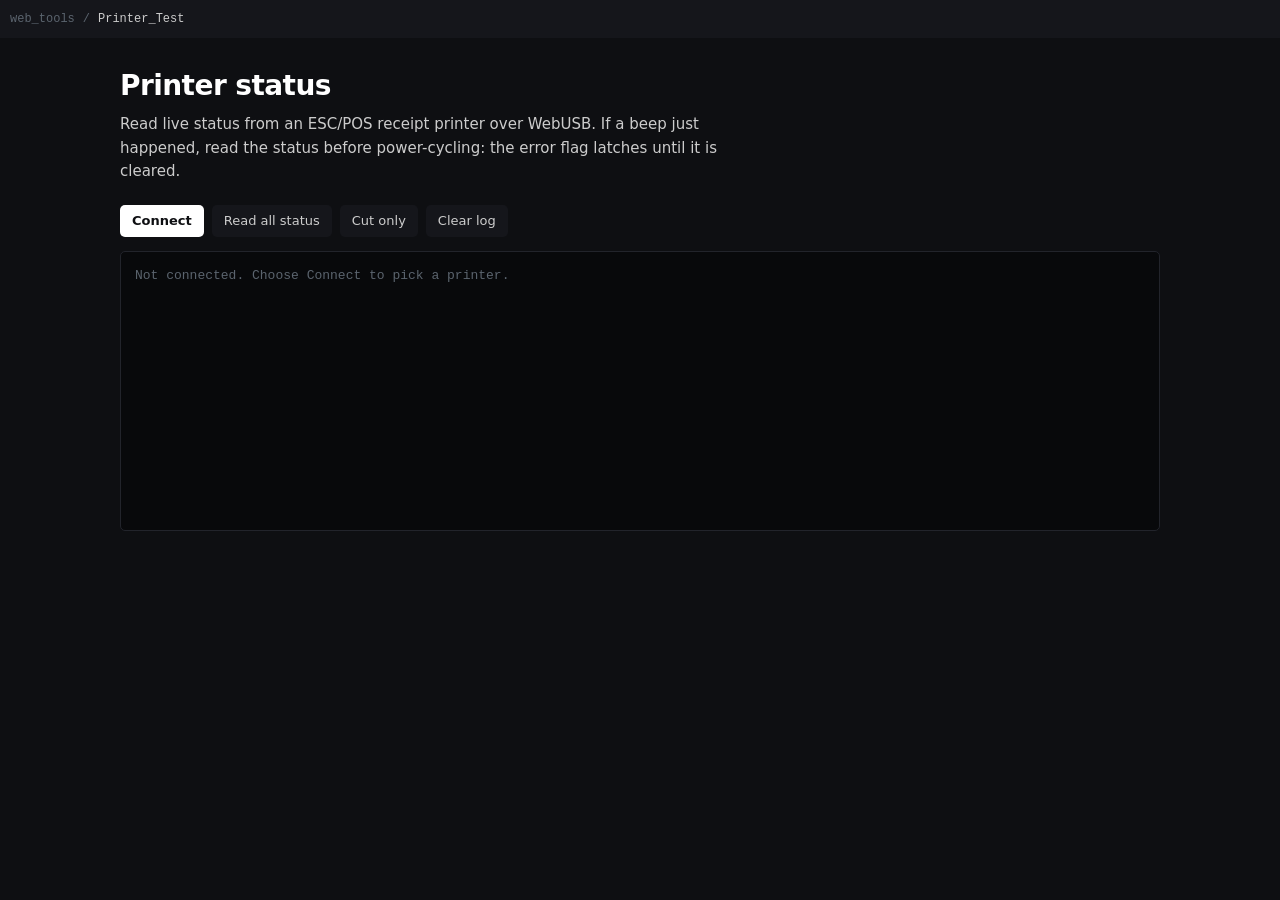
<file: source/Printer_Test/index.html>
<!DOCTYPE html>
<html lang="en">
<head>
<meta charset="utf-8">
<meta name="viewport" content="width=device-width, initial-scale=1">
<title>Printer status</title>

<link rel="icon" href="../../images/Favicon/logo.ico" sizes="32x32">
<link rel="icon" href="../../images/Favicon/logo_96x96.png" type="image/png" sizes="96x96">
<link rel="icon" href="../../images/Favicon/logo.svg" type="image/svg+xml">
<link rel="apple-touch-icon" href="../../images/Favicon/logo_180x180.png">
<link rel="manifest" href="../../images/Favicon/site.webmanifest">
<meta name="theme-color" content="#0e0f12">

<link rel="stylesheet" href="../../styles/core.css">
<style>
	.shell {
		max-width: var(--shell);
		margin: 0 auto;
		padding: 26px 24px 56px;
	}

	.masthead p {
		margin: 6px 0 0;
		color: var(--ink_soft);
		max-width: 66ch;
	}

	.toolbar {
		display: flex;
		flex-wrap: wrap;
		gap: 8px;
		margin: 22px 0 14px;
	}

	#log {
		white-space: pre-wrap;
		background: var(--well);
		color: var(--ink);
		border: 1px solid var(--line);
		border-radius: var(--radius);
		padding: 14px;
		font-family: var(--mono);
		font-size: 13px;
		line-height: 1.6;
		min-height: 280px;
		overflow-x: auto;
	}

	#log:empty::after {
		content: "Not connected. Choose Connect to pick a printer.";
		color: var(--ink_faint);
	}
</style>
</head>
<body>

<nav class="site_bar">
	<a href="../../index.html">web_tools</a>
	<span>/</span>
	<strong>Printer_Test</strong>
</nav>


<main class="shell">

	<header class="masthead">
		<h1>Printer status</h1>
		<p>Read live status from an ESC/POS receipt printer over WebUSB. If a beep just happened, read the status before power-cycling: the error flag latches until it is cleared.</p>
	</header>

	<div class="toolbar">
		<button id="connect_button" class="primary" type="button">Connect</button>
		<button id="status_button" type="button">Read all status</button>
		<button id="cut_button" type="button">Cut only</button>
		<button id="clear_button" type="button">Clear log</button>
	</div>

	<div id="log"></div>

</main>

<script type="module">
	let device = null;
	let endpoint_out = null;
	let endpoint_in = null;

	const log_element = document.querySelector("#log");

	function log(text) {
		log_element.textContent += text + "\n";
	}

	function find_endpoints(usb_device) {
		for (const iface of usb_device.configuration.interfaces) {
			let found_out = null;
			let found_in = null;

			for (const endpoint of iface.alternate.endpoints) {
				if (endpoint.type !== "bulk") continue;

				if (endpoint.direction === "out" && found_out === null) found_out = endpoint.endpointNumber;
				if (endpoint.direction === "in" && found_in === null) found_in = endpoint.endpointNumber;
			}

			if (found_out !== null)
				return { interface_number: iface.interfaceNumber, out: found_out, in: found_in };
		}

		return null;
	}

	async function connect() {
		device = await navigator.usb.requestDevice({ filters: [] });

		await device.open();

		if (device.configuration === null) await device.selectConfiguration(1);

		const found = find_endpoints(device);

		if (found === null) throw new Error("no bulk OUT endpoint");

		await device.claimInterface(found.interface_number);

		endpoint_out = found.out;
		endpoint_in = found.in;

		log("connected: " + device.productName + " (" + device.manufacturerName + ")");
		log("vendor 0x" + device.vendorId.toString(16) + "  product 0x" + device.productId.toString(16));
		log("interface " + found.interface_number + "  bulk OUT " + found.out + "  bulk IN " + (found.in === null ? "NONE" : found.in));

		if (found.in === null) log("\nNo bulk IN endpoint. Status cannot be read on this device.");
	}

	async function send(bytes) {
		const result = await device.transferOut(endpoint_out, Uint8Array.from(bytes));

		if (result.status !== "ok") throw new Error("send failed: " + result.status);

		return result.bytesWritten;
	}

	// WebUSB has no transfer timeout, so an unanswered read would hang forever.
	// The race abandons the wait; the transfer itself stays pending, so reconnect
	// rather than reusing the port after a timeout.
	async function receive(length, timeout_ms) {
		if (endpoint_in === null) throw new Error("no bulk IN endpoint");

		const transfer = device.transferIn(endpoint_in, length);
		const timeout = new Promise((resolve, reject) => setTimeout(() => reject(new Error("timed out")), timeout_ms));
		const result = await Promise.race([ transfer, timeout ]);

		if (result.status !== "ok") throw new Error("receive failed: " + result.status);

		return new Uint8Array(result.data.buffer);
	}

	// DLE EOT n — real-time status. The firmware answers these even while in an error state.
	async function query(n) {
		await send([ 0x10, 0x04, n ]);

		const bytes = await receive(1, 2000);

		return bytes[0];
	}

	function bits(value) {
		return value.toString(2).padStart(8, '0');
	}

	async function read_all_status() {
		const flags = [
			{ n: 1, label: "printer", checks: [
				{ mask: 0x08, text: "offline" }
			] },
			{ n: 2, label: "offline cause", checks: [
				{ mask: 0x04, text: "COVER OPEN" },
				{ mask: 0x08, text: "paper fed by button" },
				{ mask: 0x20, text: "paper end stop" },
				{ mask: 0x40, text: "ERROR condition" }
			] },
			{ n: 3, label: "error", checks: [
				{ mask: 0x08, text: "AUTOCUTTER ERROR" },
				{ mask: 0x20, text: "UNRECOVERABLE ERROR" },
				{ mask: 0x40, text: "auto-recoverable error" }
			] },
			{ n: 4, label: "paper", checks: [
				{ mask: 0x0C, text: "paper near end" },
				{ mask: 0x60, text: "PAPER OUT" }
			] }
		];

		for (const group of flags) {
			try {
				const value = await query(group.n);
				const set = group.checks.filter(check => (value & check.mask) !== 0).map(check => check.text);

				log("n=" + group.n + " " + group.label + ": 0x" + value.toString(16).padStart(2, '0') + "  " + bits(value) + "   " + (set.length === 0 ? "clear" : set.join(", ")));
			}

			catch (error) {
				log("n=" + group.n + " " + group.label + ": " + error.message);
			}
		}

		log("");
	}

	document.querySelector("#connect_button").addEventListener("click", async () => {
		try { await connect(); }
		catch (error) { log("connect error: " + error.message); }
	});

	document.querySelector("#status_button").addEventListener("click", async () => {
		try { await read_all_status(); }
		catch (error) { log("status error: " + error.message); }
	});

	// Init, feed, cut — no raster, so nothing here can be blamed on the bitmap.
	document.querySelector("#cut_button").addEventListener("click", async () => {
		try {
			await send([ 0x1B, 0x40, 0x1B, 0x64, 0x08, 0x1D, 0x56, 0x42, 0x00 ]);
			log("cut sent");
		}

		catch (error) { log("cut error: " + error.message); }
	});

	document.querySelector("#clear_button").addEventListener("click", () => {
		log_element.textContent = '';
	});
</script>

</body>
</html>
</file>
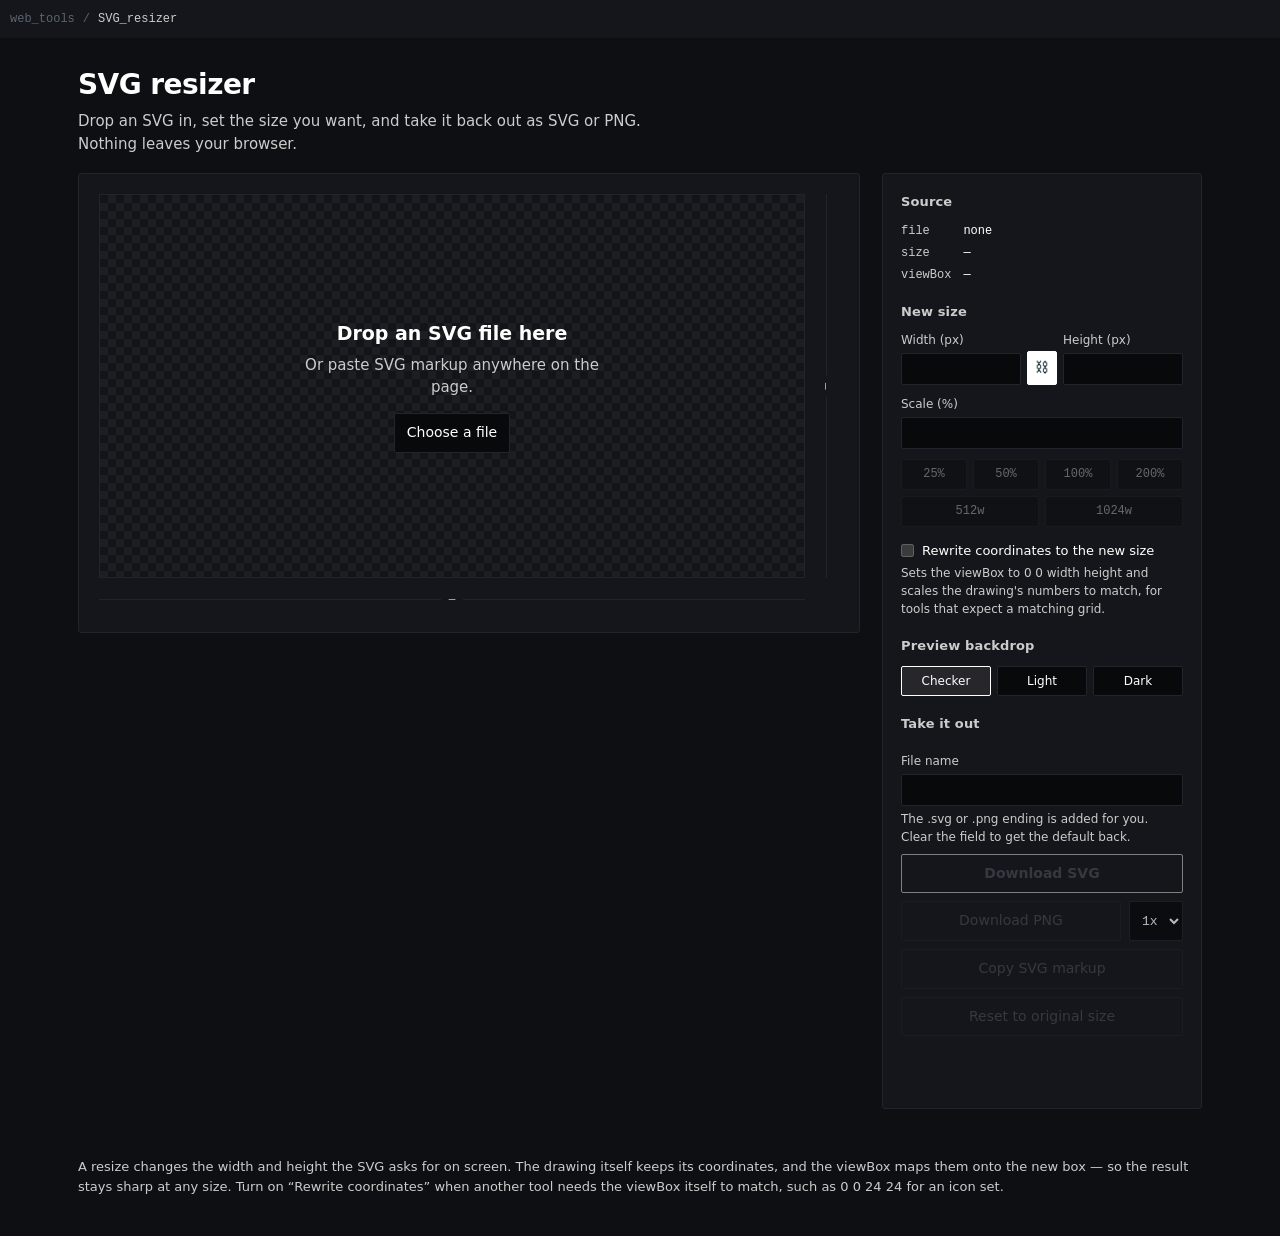
<file: source/SVG_resizer/index.html>
<!DOCTYPE html>
<html lang="en">
<head>
<meta charset="utf-8">
<meta name="viewport" content="width=device-width, initial-scale=1">
<title>SVG resizer</title>

<link rel="icon" href="../../images/Favicon/logo.ico" sizes="32x32">
<link rel="icon" href="../../images/Favicon/logo_96x96.png" type="image/png" sizes="96x96">
<link rel="icon" href="../../images/Favicon/logo.svg" type="image/svg+xml">
<link rel="apple-touch-icon" href="../../images/Favicon/logo_180x180.png">
<link rel="manifest" href="../../images/Favicon/site.webmanifest">
<meta name="theme-color" content="#0e0f12">

<link rel="stylesheet" href="../../styles/core.css">
<style>
body {
	margin: 0;
	background: var(--page);
	color: var(--ink);
	font-family: var(--sans);
	font-size: 15px;
	line-height: 1.5;
	-webkit-font-smoothing: antialiased;
}

.masthead {
	padding: 26px 28px 18px;
	max-width: 1180px;
	margin: 0 auto;
}

.masthead h1 {
	margin: 0;
}

.masthead p {
	margin: 4px 0 0;
	color: var(--ink_soft);
	max-width: 62ch;
}

.layout {
	max-width: 1180px;
	margin: 0 auto;
	padding: 0 28px 48px;
	display: grid;
	grid-template-columns: minmax(0, 1fr) 320px;
	gap: 22px;
	align-items: start;
}

/* ---------- stage ---------- */

.stage {
	background: var(--surface);
	border: 1px solid var(--line);
	border-radius: 3px;
	padding: 20px;
	min-height: 460px;
	display: grid;
	grid-template-columns: minmax(0, 1fr) 26px;
	grid-template-rows: minmax(0, 1fr) 26px;
	gap: 8px;
}

.stage.is_dragging {
	border-color: var(--accent);
	background: var(--accent_soft);
}

.canvas {
	grid-column: 1;
	grid-row: 1;
	min-height: 380px;
	display: grid;
	place-items: center;
	overflow: hidden;
	background-image: var(--checker);
	background-size: 16px 16px;
	border: 1px solid var(--line);
}

.canvas.on_light {
	background-color: #f4f6f5;
	background-image: none;
}

.canvas.on_dark {
	background-color: #05090b;
	background-image: none;
}

.canvas img {
	display: block;
	image-rendering: auto;
}

.empty {
	text-align: center;
	color: var(--ink_soft);
	padding: 34px;
	max-width: 42ch;
}

.empty strong {
	display: block;
	color: var(--ink);
	font-size: 19px;
	font-weight: 600;
	margin-bottom: 6px;
}

.empty p { margin: 0 0 14px; }

/* drafting dimension lines */

.dim_h, .dim_v {
	display: flex;
	align-items: center;
	justify-content: center;
	gap: 8px;
	font-family: var(--mono);
	font-size: 11px;
	color: var(--ink_soft);
}

.dim_h { grid-column: 1; grid-row: 2; }
.dim_v { grid-column: 2; grid-row: 1; flex-direction: column; }
.dim_v span { writing-mode: vertical-rl; }

.dim_h::before, .dim_h::after,
.dim_v::before, .dim_v::after {
	content: "";
	flex: 1;
	background: var(--line);
}

.dim_h::before, .dim_h::after { height: 1px; }
.dim_v::before, .dim_v::after { width: 1px; }

.corner {
	grid-column: 2;
	grid-row: 2;
}

/* ---------- panel ---------- */

.panel {
	background: var(--surface);
	border: 1px solid var(--line);
	border-radius: 3px;
	padding: 18px;
	display: flex;
	flex-direction: column;
	gap: 18px;
}

.group h2 {
	margin: 0 0 10px;
	font-size: 13px;
	font-weight: 600;
	color: var(--ink_soft);
	letter-spacing: 0.01em;
}

.facts {
	margin: 0;
	font-family: var(--mono);
	font-size: 12px;
	display: grid;
	grid-template-columns: auto minmax(0, 1fr);
	gap: 4px 12px;
}

.facts dt { color: var(--ink_soft); }
.facts dd { margin: 0; overflow-wrap: anywhere; }

.field_row {
	display: grid;
	grid-template-columns: 1fr 30px 1fr;
	align-items: end;
	gap: 6px;
}

label {
	display: block;
	font-size: 12px;
	color: var(--ink_soft);
	margin-bottom: 4px;
}

input[type="number"],
input[type="text"] {
	width: 100%;
	font-family: var(--mono);
	font-size: 14px;
	color: var(--ink);
	padding: 7px 8px;
	border: 1px solid var(--line);
	border-radius: 2px;
	background: var(--well);
}

input[type="number"]:focus-visible,
input[type="text"]:focus-visible,
button:focus-visible,
select:focus-visible {
	outline: 2px solid var(--accent);
	outline-offset: 1px;
}

.link_toggle {
	height: 34px;
	border: 1px solid var(--line);
	border-radius: 2px;
	background: var(--well);
	cursor: pointer;
	font-size: 14px;
	color: var(--ink_soft);
	padding: 0;
}

.link_toggle[aria-pressed="true"] {
	background: var(--accent);
	border-color: var(--accent);
	color: #06232a;
}

.presets {
	display: flex;
	flex-wrap: wrap;
	gap: 6px;
	margin-top: 10px;
}

.presets button {
	flex: 1;
	min-width: 52px;
	font-family: var(--mono);
	font-size: 12px;
	padding: 6px 4px;
	background: var(--well);
	border: 1px solid var(--line);
	border-radius: 2px;
	color: var(--ink);
	cursor: pointer;
}

.presets button:hover { border-color: var(--accent); color: var(--accent); }

.check_row {
	display: flex;
	align-items: center;
	gap: 8px;
	margin: 14px 0 0;
	font-size: 13px;
	color: var(--ink);
	cursor: pointer;
}

.check_row input {
	margin: 0;
	accent-color: var(--accent);
}

.hint {
	margin: 4px 0 0;
	font-size: 12px;
	color: var(--ink_soft);
}

.backdrop {
	display: flex;
	gap: 6px;
}

.backdrop button {
	flex: 1;
	font-family: inherit;
	font-size: 12px;
	padding: 6px 4px;
	background: var(--well);
	border: 1px solid var(--line);
	border-radius: 2px;
	color: var(--ink);
	cursor: pointer;
}

.backdrop button[aria-pressed="true"] {
	border-color: var(--accent);
	color: var(--accent);
	background: var(--accent_soft);
}

.actions {
	display: flex;
	flex-direction: column;
	gap: 8px;
}

.btn {
	font-family: inherit;
	font-size: 14px;
	padding: 9px 12px;
	border-radius: 2px;
	border: 1px solid var(--line);
	background: var(--well);
	color: var(--ink);
	cursor: pointer;
	text-align: center;
}

.btn:hover:not(:disabled) { background: var(--raised); color: var(--ink); }

.btn_primary {
	background: var(--ink);
	border-color: var(--ink);
	color: var(--page);
	font-weight: 600;
}

.btn_primary:hover:not(:disabled) { background: var(--ink); color: var(--page); box-shadow: var(--shadow); }

.btn:disabled { opacity: 0.45; cursor: not-allowed; }

.png_row {
	display: grid;
	grid-template-columns: 1fr auto;
	gap: 8px;
}

select {
	font-family: var(--mono);
	font-size: 13px;
	padding: 0 8px;
	border: 1px solid var(--line);
	border-radius: 2px;
	background: var(--well);
	color: var(--ink);
}

.status {
	min-height: 20px;
	font-size: 13px;
	color: var(--ink_soft);
}

.status.is_error { color: var(--danger); }

.note {
	max-width: 1180px;
	margin: 0 auto;
	padding: 0 28px 40px;
	color: var(--ink_soft);
	font-size: 13px;
}

.hidden { display: none; }

@media (max-width: 860px) {
	.layout { grid-template-columns: minmax(0, 1fr); }
}

@media (prefers-reduced-motion: no-preference) {
	.btn, .presets button { transition: border-color 120ms, color 120ms, background 120ms; }
}
</style>
</head>
<body>

<nav class="site_bar">
	<a href="../../index.html">web_tools</a>
	<span>/</span>
	<strong>SVG_resizer</strong>
</nav>


<header class="masthead">
	<h1>SVG resizer</h1>
	<p>Drop an SVG in, set the size you want, and take it back out as SVG or PNG. Nothing leaves your browser.</p>
</header>

<div class="layout">
	<section class="stage" id="stage">
		<div class="canvas" id="canvas">
			<div class="empty" id="empty">
				<strong>Drop an SVG file here</strong>
				<p>Or paste SVG markup anywhere on the page.</p>
				<button class="btn" id="pick_button">Choose a file</button>
				<input type="file" id="file_input" accept=".svg,image/svg+xml" class="hidden">
			</div>
		</div>
		<div class="dim_v" id="dim_v"><span>—</span></div>
		<div class="dim_h" id="dim_h"><span>—</span></div>
		<div class="corner"></div>
	</section>

	<aside class="panel">
		<div class="group">
			<h2>Source</h2>
			<dl class="facts">
				<dt>file</dt><dd id="fact_name">none</dd>
				<dt>size</dt><dd id="fact_size">—</dd>
				<dt>viewBox</dt><dd id="fact_viewbox">—</dd>
			</dl>
		</div>

		<div class="group">
			<h2>New size</h2>
			<div class="field_row">
				<div>
					<label for="width_input">Width (px)</label>
					<input type="number" id="width_input" min="1" step="1" disabled>
				</div>
				<button class="link_toggle" id="lock_button" aria-pressed="true" title="Keep the original proportions">⛓</button>
				<div>
					<label for="height_input">Height (px)</label>
					<input type="number" id="height_input" min="1" step="1" disabled>
				</div>
			</div>
			<div style="margin-top: 10px">
				<label for="scale_input">Scale (%)</label>
				<input type="number" id="scale_input" min="1" step="1" disabled>
			</div>
			<div class="presets">
				<button data-scale="25" disabled>25%</button>
				<button data-scale="50" disabled>50%</button>
				<button data-scale="100" disabled>100%</button>
				<button data-scale="200" disabled>200%</button>
				<button data-width="512" disabled>512w</button>
				<button data-width="1024" disabled>1024w</button>
			</div>
			<label class="check_row">
				<input type="checkbox" id="normalize_input" disabled>
				<span>Rewrite coordinates to the new size</span>
			</label>
			<p class="hint">Sets the viewBox to 0 0 width height and scales the drawing's numbers to match, for tools that expect a matching grid.</p>
		</div>

		<div class="group">
			<h2>Preview backdrop</h2>
			<div class="backdrop" id="backdrop">
				<button data-backdrop="" aria-pressed="true">Checker</button>
				<button data-backdrop="on_light" aria-pressed="false">Light</button>
				<button data-backdrop="on_dark" aria-pressed="false">Dark</button>
			</div>
		</div>

		<div class="group actions">
			<h2>Take it out</h2>
			<div>
				<label for="download_name_input">File name</label>
				<input type="text" id="download_name_input" spellcheck="false" autocomplete="off" autocapitalize="off" disabled>
				<p class="hint">The .svg or .png ending is added for you. Clear the field to get the default back.</p>
			</div>
			<button class="btn btn_primary" id="save_svg_button" disabled>Download SVG</button>
			<div class="png_row">
				<button class="btn" id="save_png_button" disabled>Download PNG</button>
				<select id="png_density" disabled title="Pixel density for the PNG">
					<option value="1">1x</option>
					<option value="2">2x</option>
					<option value="3">3x</option>
				</select>
			</div>
			<button class="btn" id="copy_button" disabled>Copy SVG markup</button>
			<button class="btn" id="reset_button" disabled>Reset to original size</button>
			<p class="status" id="status" role="status"></p>
		</div>
	</aside>
</div>

<p class="note">A resize changes the width and height the SVG asks for on screen. The drawing itself keeps its coordinates, and the viewBox maps them onto the new box — so the result stays sharp at any size. Turn on “Rewrite coordinates” when another tool needs the viewBox itself to match, such as 0 0 24 24 for an icon set.</p>

<script>
var stage = document.getElementById("stage");
var canvas = document.getElementById("canvas");
var empty_state = document.getElementById("empty");
var file_input = document.getElementById("file_input");
var pick_button = document.getElementById("pick_button");
var width_input = document.getElementById("width_input");
var height_input = document.getElementById("height_input");
var scale_input = document.getElementById("scale_input");
var lock_button = document.getElementById("lock_button");
var normalize_input = document.getElementById("normalize_input");
var download_name_input = document.getElementById("download_name_input");
var save_svg_button = document.getElementById("save_svg_button");
var save_png_button = document.getElementById("save_png_button");
var png_density = document.getElementById("png_density");
var copy_button = document.getElementById("copy_button");
var reset_button = document.getElementById("reset_button");
var status_line = document.getElementById("status");
var dim_h = document.getElementById("dim_h").querySelector("span");
var dim_v = document.getElementById("dim_v").querySelector("span");
var fact_name = document.getElementById("fact_name");
var fact_size = document.getElementById("fact_size");
var fact_viewbox = document.getElementById("fact_viewbox");

var source_svg = null;
var source_width = 0;
var source_height = 0;
var target_width = 0;
var target_height = 0;
var lock_ratio = true;
var file_name = "image.svg";
var preview_url = null;
var download_name_is_custom = false;

function set_status(message, is_error) {
	status_line.textContent = message || "";
	status_line.classList.toggle("is_error", Boolean(is_error));
}

function round_px(value) {
	return Math.max(1, Math.round(value * 100) / 100);
}

function parse_length(raw) {
	if (!raw) {
		return 0;
	}
	if (raw.indexOf("%") !== -1) {
		return 0;
	}
	var number = parseFloat(raw);
	return isFinite(number) && number > 0 ? number : 0;
}

function read_markup(markup, name) {
	var parsed = new DOMParser().parseFromString(markup, "image/svg+xml");
	if (parsed.querySelector("parsererror")) {
		set_status("That file isn't valid SVG markup.", true);
		return;
	}

	var root = parsed.documentElement;
	if (!root || root.nodeName.toLowerCase() !== "svg") {
		set_status("No <svg> element found in that file.", true);
		return;
	}

	var view_box = root.getAttribute("viewBox");
	var width = parse_length(root.getAttribute("width"));
	var height = parse_length(root.getAttribute("height"));

	if ((!width || !height) && view_box) {
		var parts = view_box.trim().split(/[\s,]+/).map(parseFloat);
		if (parts.length === 4 && parts[2] > 0 && parts[3] > 0) {
			width = parts[2];
			height = parts[3];
		}
	}

	if (!width || !height) {
		width = 300;
		height = 150;
		set_status("No size found in the file, so it starts at 300 × 150.");
	} else {
		set_status("");
	}

	if (!view_box) {
		root.setAttribute("viewBox", "0 0 " + width + " " + height);
	}
	root.setAttribute("xmlns", "http://www.w3.org/2000/svg");

	source_svg = root;
	source_width = width;
	source_height = height;
	target_width = round_px(width);
	target_height = round_px(height);
	file_name = name || "image.svg";
	// A name typed for the previous file shouldn't carry over to this one.
	download_name_is_custom = false;

	fact_name.textContent = file_name;
	fact_size.textContent = round_px(width) + " × " + round_px(height);
	fact_viewbox.textContent = root.getAttribute("viewBox");

	enable_controls(true);
	sync_inputs();
	render_preview();
}

function enable_controls(on) {
	var controls = [width_input, height_input, scale_input, normalize_input, download_name_input, save_svg_button, save_png_button, png_density, copy_button, reset_button];
	controls.forEach(function (control) {
		control.disabled = !on;
	});
	document.querySelectorAll(".presets button").forEach(function (button) {
		button.disabled = !on;
	});
}

function sync_inputs() {
	width_input.value = target_width;
	height_input.value = target_height;
	scale_input.value = Math.round((target_width / source_width) * 10000) / 100;
	dim_h.textContent = target_width + " px";
	dim_v.textContent = target_height + " px";
	refresh_download_name(target_width, target_height);
}

/* ---------- coordinate normalization ----------
Maps the drawing from its old viewBox onto a new "0 0 width height" one.
Simple drawings get their numbers rewritten ("baked"). Anything this code
can't rewrite safely gets wrapped in a scaling <g> instead, which renders
the same but keeps the old numbers inside. */

var svg_namespace = "http://www.w3.org/2000/svg";
var xlink_namespace = "http://www.w3.org/1999/xlink";
var geometry_places = 3;
var transform_places = 6;
var number_source = "[-+]?(?:\\d+\\.?\\d*|\\.\\d+)(?:[eE][-+]?\\d+)?";
var number_pattern = new RegExp(number_source, "y");
var number_pattern_all = new RegExp(number_source, "g");
var plain_length_pattern = new RegExp("^\\s*(" + number_source + ")(px)?\\s*$");
var stroke_length_names = ["stroke-width", "stroke-dasharray", "stroke-dashoffset"];
var ignored_elements = ["title", "desc", "metadata"];
var container_elements = ["g", "defs", "a"];
var last_normalize = null;

function unsupported(reason) {
	var error = new Error(reason);
	error.is_unsupported = true;
	return error;
}

function format_number(value, places) {
	var factor = Math.pow(10, places);
	return String(Math.round(value * factor) / factor);
}

function read_view_box(svg) {
	var parts = (svg.getAttribute("viewBox") || "").trim().split(/[\s,]+/).map(parseFloat);
	if (parts.length !== 4 || !parts.every(isFinite) || parts[2] <= 0 || parts[3] <= 0) {
		return null;
	}
	return { x: parts[0], y: parts[1], width: parts[2], height: parts[3] };
}

function align_offset(free_space, align, min_key, max_key) {
	if (align.indexOf(max_key) !== -1) {
		return free_space;
	}
	if (align.indexOf(min_key) !== -1) {
		return 0;
	}
	return free_space / 2;
}

// Reproduces how the browser fits the viewBox into width × height
// (preserveAspectRatio), so the rewritten file draws in the same place.
function compute_mapping(view_box, width, height, aspect) {
	var sx = width / view_box.width;
	var sy = height / view_box.height;
	var words = (aspect || "").trim().split(/\s+/);
	var align = words[0] || "xMidYMid";

	if (align === "none") {
		return { sx: sx, sy: sy, tx: -view_box.x * sx, ty: -view_box.y * sy };
	}

	var scale = words[1] === "slice" ? Math.max(sx, sy) : Math.min(sx, sy);
	var offset_x = align_offset(width - view_box.width * scale, align, "xMin", "xMax");
	var offset_y = align_offset(height - view_box.height * scale, align, "YMin", "YMax");
	return { sx: scale, sy: scale, tx: offset_x - view_box.x * scale, ty: offset_y - view_box.y * scale };
}

function is_uniform(mapping) {
	return Math.abs(mapping.sx - mapping.sy) <= 1e-9 * Math.max(mapping.sx, mapping.sy);
}

function point_text(mapping, x, y) {
	return format_number(x * mapping.sx + mapping.tx, geometry_places) + " " + format_number(y * mapping.sy + mapping.ty, geometry_places);
}

function length_text(mapping, value) {
	return format_number(value * mapping.sx, geometry_places);
}

function transform_text(mapping) {
	var scale = format_number(mapping.sx, transform_places);
	if (!is_uniform(mapping)) {
		scale += " " + format_number(mapping.sy, transform_places);
	}
	var text = "scale(" + scale + ")";
	if (mapping.tx !== 0 || mapping.ty !== 0) {
		text = "translate(" + format_number(mapping.tx, transform_places) + " " + format_number(mapping.ty, transform_places) + ") " + text;
	}
	return text;
}

/* path data */

function skip_separators(reader) {
	while (reader.index < reader.text.length && /[\s,]/.test(reader.text[reader.index])) {
		reader.index += 1;
	}
}

function read_number(reader) {
	skip_separators(reader);
	number_pattern.lastIndex = reader.index;
	var match = number_pattern.exec(reader.text);
	if (!match) {
		throw unsupported("its path data couldn't be read");
	}
	reader.index = number_pattern.lastIndex;
	return parseFloat(match[0]);
}

// Arc flags are single characters and may touch the next number ("a1 1 0 01 5 5").
function read_flag(reader) {
	skip_separators(reader);
	var character = reader.text[reader.index];
	if (character !== "0" && character !== "1") {
		throw unsupported("its path data couldn't be read");
	}
	reader.index += 1;
	return character;
}

// Turns any path into absolute M, L, C, A and Z segments.
// Relative commands become absolute, H and V become L,
// S gets its reflected control point, and Q and T become exact cubics.
function parse_path(text) {
	var reader = { text: text, index: 0 };
	var segments = [];
	var command = "";
	var x = 0;
	var y = 0;
	var start_x = 0;
	var start_y = 0;
	var cubic_control = null;
	var quad_control = null;

	skip_separators(reader);
	while (reader.index < reader.text.length) {
		var character = reader.text[reader.index];
		if (/[A-Za-z]/.test(character)) {
			command = character;
			reader.index += 1;
		} else if (!command || command === "Z" || command === "z") {
			throw unsupported("its path data couldn't be read");
		}
		if (segments.length === 0 && command !== "M" && command !== "m") {
			throw unsupported("its path data doesn't start with a move command");
		}

		var type = command.toUpperCase();
		var relative = command !== type;
		var base_x = relative ? x : 0;
		var base_y = relative ? y : 0;
		var next_cubic = null;
		var next_quad = null;

		if (type === "M") {
			x = base_x + read_number(reader);
			y = base_y + read_number(reader);
			start_x = x;
			start_y = y;
			segments.push({ type: "M", values: [x, y] });
			// Extra pairs after a move are line segments.
			command = relative ? "l" : "L";
		} else if (type === "L") {
			x = base_x + read_number(reader);
			y = base_y + read_number(reader);
			segments.push({ type: "L", values: [x, y] });
		} else if (type === "H") {
			x = base_x + read_number(reader);
			segments.push({ type: "L", values: [x, y] });
		} else if (type === "V") {
			y = base_y + read_number(reader);
			segments.push({ type: "L", values: [x, y] });
		} else if (type === "C" || type === "S") {
			var first_x = x;
			var first_y = y;
			if (type === "C") {
				first_x = base_x + read_number(reader);
				first_y = base_y + read_number(reader);
			} else if (cubic_control) {
				first_x = 2 * x - cubic_control[0];
				first_y = 2 * y - cubic_control[1];
			}
			var second_x = base_x + read_number(reader);
			var second_y = base_y + read_number(reader);
			x = base_x + read_number(reader);
			y = base_y + read_number(reader);
			segments.push({ type: "C", values: [first_x, first_y, second_x, second_y, x, y] });
			next_cubic = [second_x, second_y];
		} else if (type === "Q" || type === "T") {
			var control_x = x;
			var control_y = y;
			if (type === "Q") {
				control_x = base_x + read_number(reader);
				control_y = base_y + read_number(reader);
			} else if (quad_control) {
				control_x = 2 * x - quad_control[0];
				control_y = 2 * y - quad_control[1];
			}
			var end_x = base_x + read_number(reader);
			var end_y = base_y + read_number(reader);
			// A quadratic is a cubic whose control points sit 2/3 of the way toward its single control point.
			segments.push({ type: "C", values: [
				x + 2 / 3 * (control_x - x),
				y + 2 / 3 * (control_y - y),
				end_x + 2 / 3 * (control_x - end_x),
				end_y + 2 / 3 * (control_y - end_y),
				end_x,
				end_y
			] });
			x = end_x;
			y = end_y;
			next_quad = [control_x, control_y];
		} else if (type === "A") {
			var radius_x = Math.abs(read_number(reader));
			var radius_y = Math.abs(read_number(reader));
			var rotation = read_number(reader);
			var large_arc = read_flag(reader);
			var sweep = read_flag(reader);
			x = base_x + read_number(reader);
			y = base_y + read_number(reader);
			segments.push({ type: "A", values: [radius_x, radius_y, rotation, large_arc, sweep, x, y] });
		} else if (type === "Z") {
			x = start_x;
			y = start_y;
			segments.push({ type: "Z", values: [] });
		} else {
			throw unsupported("its path data has an unknown command \"" + command + "\"");
		}

		cubic_control = next_cubic;
		quad_control = next_quad;
		skip_separators(reader);
	}

	return segments;
}

// Only valid for a uniform scale: arcs keep their rotation and flags, radii just scale.
function serialize_path(segments, mapping) {
	return segments.map(function (segment) {
		var values = segment.values;
		if (segment.type === "Z") {
			return "Z";
		}
		if (segment.type === "A") {
			return "A" + [
				length_text(mapping, values[0]),
				length_text(mapping, values[1]),
				format_number(values[2], geometry_places),
				values[3],
				values[4],
				point_text(mapping, values[5], values[6])
			].join(" ");
		}
		var points = [];
		for (var index = 0; index < values.length; index += 2) {
			points.push(point_text(mapping, values[index], values[index + 1]));
		}
		return segment.type + points.join(" ");
	}).join("");
}

/* shape attributes */

function read_length(element, name, fallback) {
	var raw = element.getAttribute(name);
	if (raw === null || raw.trim() === "") {
		return fallback;
	}
	var match = plain_length_pattern.exec(raw);
	if (!match) {
		throw unsupported("a <" + element.localName + "> has " + name + "=\"" + raw + "\"");
	}
	return parseFloat(match[1]);
}

function bake_position(element, x_name, y_name, mapping) {
	var x = read_length(element, x_name, 0);
	var y = read_length(element, y_name, 0);
	element.setAttribute(x_name, format_number(x * mapping.sx + mapping.tx, geometry_places));
	element.setAttribute(y_name, format_number(y * mapping.sy + mapping.ty, geometry_places));
}

function bake_sizes(element, names, mapping) {
	names.forEach(function (name) {
		if (element.getAttribute(name) === "auto") {
			return;
		}
		var value = read_length(element, name, null);
		if (value !== null) {
			element.setAttribute(name, length_text(mapping, value));
		}
	});
}

function bake_points(element, mapping) {
	var numbers = (element.getAttribute("points") || "").match(number_pattern_all) || [];
	var pairs = [];
	for (var index = 0; index + 1 < numbers.length; index += 2) {
		pairs.push(point_text(mapping, parseFloat(numbers[index]), parseFloat(numbers[index + 1])).replace(" ", ","));
	}
	element.setAttribute("points", pairs.join(" "));
}

// Gradients in user space follow the drawing through their own transform.
function bake_gradient(element, mapping) {
	if (element.hasAttribute("href") || element.hasAttributeNS(xlink_namespace, "href")) {
		throw unsupported("a gradient borrows settings from another gradient");
	}
	if (element.getAttribute("gradientUnits") !== "userSpaceOnUse") {
		return;
	}
	var existing = element.getAttribute("gradientTransform");
	element.setAttribute("gradientTransform", transform_text(mapping) + (existing ? " " + existing : ""));
}

/* stroke widths live in the same units as the geometry, so they scale too */

function scale_stroke_value(value, mapping, name) {
	var trimmed = value.trim();
	if (trimmed === "" || trimmed === "none" || trimmed === "inherit") {
		return value;
	}
	return trimmed.split(/[\s,]+/).map(function (piece) {
		var match = plain_length_pattern.exec(piece);
		if (!match) {
			throw unsupported("it has " + name + " set to \"" + trimmed + "\"");
		}
		return length_text(mapping, parseFloat(match[1]));
	}).join(" ");
}

function bake_stroke(element, mapping) {
	stroke_length_names.forEach(function (name) {
		if (element.hasAttribute(name)) {
			element.setAttribute(name, scale_stroke_value(element.getAttribute(name), mapping, name));
		}
	});

	var style = element.getAttribute("style");
	if (!style) {
		return;
	}
	var declarations = style.split(";").map(function (declaration) {
		var colon = declaration.indexOf(":");
		if (colon === -1) {
			return declaration;
		}
		var name = declaration.slice(0, colon).trim().toLowerCase();
		if (name === "transform" || name === "vector-effect") {
			throw unsupported("a style attribute sets " + name);
		}
		if (stroke_length_names.indexOf(name) === -1) {
			return declaration;
		}
		return declaration.slice(0, colon + 1) + scale_stroke_value(declaration.slice(colon + 1), mapping, name);
	});
	element.setAttribute("style", declarations.join(";"));
}

function paints_stroke(svg) {
	var elements = [svg].concat(Array.prototype.slice.call(svg.getElementsByTagName("*")));
	return elements.some(function (element) {
		var value = element.getAttribute("stroke");
		var match = /(?:^|;)\s*stroke\s*:([^;]*)/i.exec(element.getAttribute("style") || "");
		if (match) {
			value = match[1];
		}
		return value !== null && value.trim() !== "" && value.trim() !== "none";
	});
}

function sets_stroke_width(element) {
	return element.hasAttribute("stroke-width") || /(?:^|;)\s*stroke-width\s*:/i.test(element.getAttribute("style") || "");
}

/* tree walk */

function bake_children(element, mapping) {
	Array.prototype.forEach.call(element.children, function (child) {
		bake_element(child, mapping);
	});
}

// Throws for anything it doesn't know how to rewrite; the caller then wraps instead.
function bake_element(element, mapping) {
	var name = element.localName;
	if (element.namespaceURI !== svg_namespace || ignored_elements.indexOf(name) !== -1) {
		return;
	}
	if (element.hasAttribute("transform")) {
		throw unsupported("a <" + name + "> has its own transform");
	}
	if (element.hasAttribute("vector-effect")) {
		throw unsupported("a <" + name + "> uses vector-effect");
	}
	bake_stroke(element, mapping);

	if (container_elements.indexOf(name) !== -1) {
		bake_children(element, mapping);
	} else if (name === "path") {
		if (element.hasAttribute("d")) {
			element.setAttribute("d", serialize_path(parse_path(element.getAttribute("d")), mapping));
		}
	} else if (name === "rect") {
		bake_position(element, "x", "y", mapping);
		bake_sizes(element, ["width", "height", "rx", "ry"], mapping);
	} else if (name === "circle") {
		bake_position(element, "cx", "cy", mapping);
		bake_sizes(element, ["r"], mapping);
	} else if (name === "ellipse") {
		bake_position(element, "cx", "cy", mapping);
		bake_sizes(element, ["rx", "ry"], mapping);
	} else if (name === "line") {
		bake_position(element, "x1", "y1", mapping);
		bake_position(element, "x2", "y2", mapping);
	} else if (name === "polyline" || name === "polygon") {
		bake_points(element, mapping);
	} else if (name === "linearGradient" || name === "radialGradient") {
		bake_gradient(element, mapping);
	} else if (name === "clipPath") {
		// Bounding-box clip paths are already relative to the shape they clip.
		if (element.getAttribute("clipPathUnits") !== "objectBoundingBox") {
			bake_children(element, mapping);
		}
	} else {
		throw unsupported("it contains a <" + name + "> element");
	}
}

function bake_tree(svg, mapping) {
	bake_stroke(svg, mapping);
	bake_children(svg, mapping);
	// An unset stroke-width means 1 old unit; pin it so strokes keep their look.
	if (paints_stroke(svg) && !sets_stroke_width(svg)) {
		svg.setAttribute("stroke-width", length_text(mapping, 1));
	}
}

function wrap_children(svg, mapping) {
	var group = svg.ownerDocument.createElementNS(svg_namespace, "g");
	group.setAttribute("transform", transform_text(mapping));
	Array.prototype.slice.call(svg.childNodes).forEach(function (node) {
		var stays_on_root = node.nodeType === 1 && (node.localName === "title" || node.localName === "desc");
		if (!stays_on_root) {
			group.appendChild(node);
		}
	});
	svg.appendChild(group);
}

function normalize_svg(svg, width, height) {
	var view_box = read_view_box(svg);
	if (!view_box) {
		return { svg: svg, method: "skipped", reason: "its viewBox couldn't be read" };
	}

	var mapping = compute_mapping(view_box, width, height, svg.getAttribute("preserveAspectRatio"));
	var result = { svg: svg, method: "baked", reason: "" };

	if (!is_uniform(mapping)) {
		result.method = "wrapped";
		result.reason = "the new width and height stretch the drawing unevenly";
	} else {
		// Bake a copy, so a failure halfway leaves the original untouched for wrapping.
		try {
			var baked = svg.cloneNode(true);
			bake_tree(baked, mapping);
			result.svg = baked;
		} catch (error) {
			result.method = "wrapped";
			result.reason = error.is_unsupported ? error.message : "part of it couldn't be rewritten";
		}
	}

	if (result.method === "wrapped") {
		wrap_children(svg, mapping);
	}
	result.svg.setAttribute("viewBox", "0 0 " + width + " " + height);
	result.svg.removeAttribute("preserveAspectRatio");
	return result;
}

function describe_normalize() {
	if (!last_normalize) {
		return "";
	}
	var view_box = "0 0 " + target_width + " " + target_height;
	if (last_normalize.method === "baked") {
		return "Coordinates rewritten to a viewBox of " + view_box + ".";
	}
	if (last_normalize.method === "wrapped") {
		return "The viewBox is now " + view_box + ", but the drawing was wrapped in a scaling group instead of rewritten, because " + last_normalize.reason + ".";
	}
	return "Coordinates left as they are, because " + last_normalize.reason + ".";
}

/* ---------- output ---------- */

function build_markup() {
	var clone = source_svg.cloneNode(true);
	last_normalize = null;
	if (normalize_input.checked) {
		last_normalize = normalize_svg(clone, target_width, target_height);
		clone = last_normalize.svg;
	}
	clone.setAttribute("width", String(target_width));
	clone.setAttribute("height", String(target_height));
	return new XMLSerializer().serializeToString(clone);
}

function render_preview() {
	if (!source_svg) {
		return;
	}

	var blob = new Blob([build_markup()], { type: "image/svg+xml;charset=utf-8" });
	if (preview_url) {
		URL.revokeObjectURL(preview_url);
	}
	preview_url = URL.createObjectURL(blob);

	var image = canvas.querySelector("img");
	if (!image) {
		empty_state.classList.add("hidden");
		image = document.createElement("img");
		image.alt = "Preview of the resized SVG";
		canvas.appendChild(image);
	}
	image.src = preview_url;
	fit_preview(image);
}

function fit_preview(image) {
	var box_width = canvas.clientWidth - 24;
	var box_height = canvas.clientHeight - 24;
	var factor = Math.min(1, box_width / target_width, box_height / target_height);
	image.style.width = target_width * factor + "px";
	image.style.height = target_height * factor + "px";
	image.title = factor < 1 ? "Shown at " + Math.round(factor * 100) + "% to fit" : "Shown at actual size";
}

function apply_width(value) {
	if (!value || value <= 0) {
		return;
	}
	target_width = round_px(value);
	if (lock_ratio) {
		target_height = round_px(target_width * (source_height / source_width));
	}
	sync_inputs();
	render_preview();
}

function apply_height(value) {
	if (!value || value <= 0) {
		return;
	}
	target_height = round_px(value);
	if (lock_ratio) {
		target_width = round_px(target_height * (source_width / source_height));
	}
	sync_inputs();
	render_preview();
}

function apply_scale(percent) {
	if (!percent || percent <= 0) {
		return;
	}
	target_width = round_px(source_width * percent / 100);
	target_height = round_px(source_height * percent / 100);
	sync_inputs();
	render_preview();
}

function save_blob(blob, name) {
	var url = URL.createObjectURL(blob);
	var link = document.createElement("a");
	link.href = url;
	link.download = name;
	document.body.appendChild(link);
	link.click();
	link.remove();
	setTimeout(function () { URL.revokeObjectURL(url); }, 1000);
}

// Local time as YYYY_MM_DD_HH_MM_SS.
function time_stamp() {
	var now = new Date();
	var parts = [now.getFullYear(), now.getMonth() + 1, now.getDate(), now.getHours(), now.getMinutes(), now.getSeconds()];
	return parts.map(function (part) {
		return String(part).padStart(2, '0');
	}).join('_');
}

function default_download_name(width, height) {
	return "SVG_resizer_" + width + '_' + height + '_' + time_stamp();
}

// Keeps the default in the field until the person types a name of their own.
function refresh_download_name(width, height) {
	if (!download_name_is_custom)
		download_name_input.value = default_download_name(width, height);
}

// Refreshes the default first, so the file gets its real size and save time, and the field shows the name it got.
function download_name(extension, width, height) {
	refresh_download_name(width, height);
	// Drop a typed ending so "logo.svg" doesn't become "logo.svg.svg", and swap characters file names can't hold.
	var name = download_name_input.value.trim().replace(/\.(svg|png)$/i, '').replace(/[\\/:*?"<>|]/g, '_');
	if (!name) name = default_download_name(width, height);
	return name + '.' + extension;
}

function save_svg() {
	var blob = new Blob([build_markup()], { type: "image/svg+xml;charset=utf-8" });
	save_blob(blob, download_name("svg", target_width, target_height));
	set_status(("Saved SVG at " + target_width + " × " + target_height + ". " + describe_normalize()).trim());
}

function save_png() {
	var density = parseInt(png_density.value, 10) || 1;
	var out_width = Math.round(target_width * density);
	var out_height = Math.round(target_height * density);
	var name = download_name("png", out_width, out_height);
	var blob = new Blob([build_markup()], { type: "image/svg+xml;charset=utf-8" });
	var url = URL.createObjectURL(blob);
	var image = new Image();

	image.onload = function () {
		var sheet = document.createElement("canvas");
		sheet.width = out_width;
		sheet.height = out_height;
		sheet.getContext("2d").drawImage(image, 0, 0, out_width, out_height);
		URL.revokeObjectURL(url);
		sheet.toBlob(function (png) {
			if (!png) {
				set_status("The PNG couldn't be created from this file.", true);
				return;
			}
			save_blob(png, name);
			set_status("Saved PNG at " + out_width + " × " + out_height + ".");
		}, "image/png");
	};

	image.onerror = function () {
		URL.revokeObjectURL(url);
		set_status("This SVG can't be drawn to a PNG, usually because it loads an external image or font.", true);
	};

	image.src = url;
}

function copy_markup() {
	var markup = build_markup();
	if (navigator.clipboard && navigator.clipboard.writeText) {
		navigator.clipboard.writeText(markup).then(function () {
			set_status("Markup copied to the clipboard.");
		}, function () {
			set_status("The browser blocked clipboard access. Download the file instead.", true);
		});
		return;
	}
	set_status("This browser has no clipboard access. Download the file instead.", true);
}

function load_file(file) {
	if (!file) {
		return;
	}
	if (!/svg/i.test(file.type) && !/\.svg$/i.test(file.name)) {
		set_status("That's not an SVG file.", true);
		return;
	}
	var reader = new FileReader();
	reader.onload = function () {
		read_markup(String(reader.result), file.name);
	};
	reader.onerror = function () {
		set_status("The file couldn't be read.", true);
	};
	reader.readAsText(file);
}

pick_button.addEventListener("click", function () {
	file_input.click();
});

file_input.addEventListener("change", function () {
	load_file(file_input.files[0]);
	file_input.value = "";
});

stage.addEventListener("dragover", function (event) {
	event.preventDefault();
	stage.classList.add("is_dragging");
});

stage.addEventListener("dragleave", function () {
	stage.classList.remove("is_dragging");
});

stage.addEventListener("drop", function (event) {
	event.preventDefault();
	stage.classList.remove("is_dragging");
	load_file(event.dataTransfer.files[0]);
});

document.addEventListener("paste", function (event) {
	var text = event.clipboardData.getData("text/plain");
	if (text && text.indexOf("<svg") !== -1) {
		read_markup(text, "pasted.svg");
	}
});

width_input.addEventListener("input", function () {
	apply_width(parseFloat(width_input.value));
});

height_input.addEventListener("input", function () {
	apply_height(parseFloat(height_input.value));
});

scale_input.addEventListener("input", function () {
	apply_scale(parseFloat(scale_input.value));
});

lock_button.addEventListener("click", function () {
	lock_ratio = !lock_ratio;
	lock_button.setAttribute("aria-pressed", String(lock_ratio));
	lock_button.textContent = lock_ratio ? "⛓" : "⛓̸";
	set_status(lock_ratio ? "Proportions locked." : "Proportions unlocked — width and height move on their own.");
});

document.querySelectorAll(".presets button").forEach(function (button) {
	button.addEventListener("click", function () {
		if (button.dataset.scale) {
			apply_scale(parseFloat(button.dataset.scale));
		} else {
			apply_width(parseFloat(button.dataset.width));
		}
	});
});

document.querySelectorAll("#backdrop button").forEach(function (button) {
	button.addEventListener("click", function () {
		document.querySelectorAll("#backdrop button").forEach(function (other) {
			other.setAttribute("aria-pressed", String(other === button));
		});
		canvas.classList.remove("on_light", "on_dark");
		if (button.dataset.backdrop) {
			canvas.classList.add(button.dataset.backdrop);
		}
	});
});

normalize_input.addEventListener("change", function () {
	render_preview();
	set_status(normalize_input.checked ? describe_normalize() : "Coordinates left as they are. Only width and height change.");
});

// Typing makes the name the person's own. A field left empty goes back to the default.
download_name_input.addEventListener("input", function () {
	download_name_is_custom = download_name_input.value.trim() !== '';
});

download_name_input.addEventListener("change", function () {
	refresh_download_name(target_width, target_height);
});

save_svg_button.addEventListener("click", save_svg);
save_png_button.addEventListener("click", save_png);
copy_button.addEventListener("click", copy_markup);

reset_button.addEventListener("click", function () {
	target_width = round_px(source_width);
	target_height = round_px(source_height);
	sync_inputs();
	render_preview();
	set_status("Back to the original size.");
});

window.addEventListener("resize", function () {
	var image = canvas.querySelector("img");
	if (image) {
		fit_preview(image);
	}
});
</script>

</body>
</html>
</file>
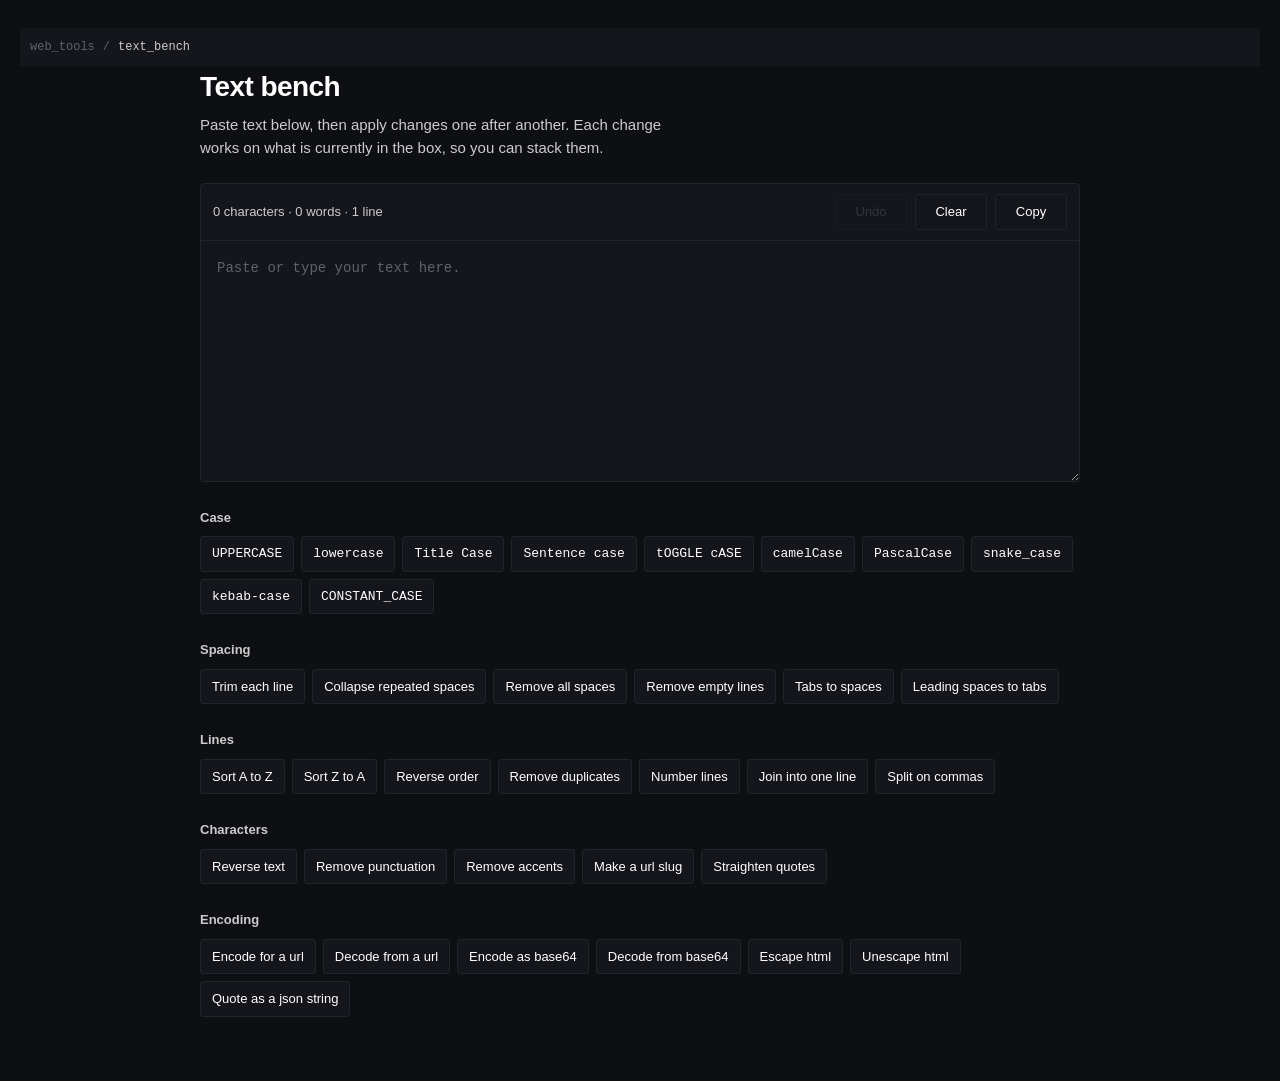
<file: source/text_bench/index.html>
<!DOCTYPE html>
<html lang="en">
<head>
<meta charset="utf-8">
<meta name="viewport" content="width=device-width, initial-scale=1">
<title>Text bench</title>

<link rel="icon" href="../../images/Favicon/logo.ico" sizes="32x32">
<link rel="icon" href="../../images/Favicon/logo_96x96.png" type="image/png" sizes="96x96">
<link rel="icon" href="../../images/Favicon/logo.svg" type="image/svg+xml">
<link rel="apple-touch-icon" href="../../images/Favicon/logo_180x180.png">
<link rel="manifest" href="../../images/Favicon/site.webmanifest">
<meta name="theme-color" content="#0e0f12">

<link rel="stylesheet" href="../../styles/core.css">
<style>
	body {
		margin: 0;
		padding: 28px 20px 64px;
		background: var(--page);
		color: var(--ink);
		font: 15px/1.5 -apple-system, BlinkMacSystemFont, "Segoe UI", Roboto, Helvetica, Arial, sans-serif;
	}

	.page {
		max-width: 880px;
		margin: 0 auto;
	}

	h1 {
		margin: 0;
	}

	.intro {
		margin: 6px 0 24px;
		color: var(--ink_soft);
		max-width: 60ch;
	}

	.bench {
		background: var(--surface);
		border: 1px solid var(--line);
		border-radius: 4px;
	}

	.bar {
		display: flex;
		flex-wrap: wrap;
		gap: 8px;
		align-items: center;
		padding: 10px 12px;
		border-bottom: 1px solid var(--line);
	}

	.stats {
		margin-right: auto;
		color: var(--ink_soft);
		font-size: 13px;
		font-variant-numeric: tabular-nums;
	}

	textarea {
		display: block;
		width: 100%;
		min-height: 240px;
		padding: 16px;
		border: 0;
		border-radius: 0 0 4px 4px;
		resize: vertical;
		color: inherit;
		background: transparent;
		font: 14px/1.6 ui-monospace, SFMono-Regular, Menlo, Consolas, monospace;
		tab-size: 4;
	}

	textarea::placeholder { color: var(--ink_faint); }
	textarea:focus { outline: 2px solid var(--accent); outline-offset: -2px; }

	button {
		padding: 7px 11px;
		border: 1px solid var(--line);
		border-radius: 3px;
		background: var(--surface);
		color: var(--ink);
		font: inherit;
		font-size: 13px;
		cursor: pointer;
	}

	button:hover { border-color: var(--accent); background: var(--accent_soft); color: #ffffff; }
	button:focus-visible { outline: 2px solid var(--accent); outline-offset: 1px; }
	button:disabled { opacity: 0.4; cursor: default; border-color: var(--line); background: var(--surface); }

	.bar button { min-width: 72px; }

	.group { margin-top: 26px; }

	.group h2 {
		margin: 0 0 9px;
		font-size: 13px;
		font-weight: 600;
		color: var(--ink_soft);
	}

	.grid {
		display: flex;
		flex-wrap: wrap;
		gap: 7px;
	}

	.grid button { font-family: ui-monospace, SFMono-Regular, Menlo, Consolas, monospace; }
	.group.plain .grid button { font-family: inherit; }

	@media (max-width: 520px) {
		.grid button { flex: 1 1 auto; }
	}
</style>
</head>
<body>

<nav class="site_bar">
	<a href="../../index.html">web_tools</a>
	<span>/</span>
	<strong>text_bench</strong>
</nav>

<div class="page">
	<h1>Text bench</h1>
	<p class="intro">Paste text below, then apply changes one after another. Each change works on what is currently in the box, so you can stack them.</p>

	<div class="bench">
		<div class="bar">
			<span class="stats" id="stats">0 characters · 0 words · 1 line</span>
			<button id="undo" type="button" disabled>Undo</button>
			<button id="clear" type="button">Clear</button>
			<button id="copy" type="button">Copy</button>
		</div>
		<textarea id="text" spellcheck="false" placeholder="Paste or type your text here."></textarea>
	</div>

	<div id="groups"></div>
</div>

<script>
	var text_box = document.getElementById("text");
	var stats_box = document.getElementById("stats");
	var undo_button = document.getElementById("undo");
	var undo_stack = [];

	function split_words(text) {
		var trimmed = text.trim();
		return trimmed === "" ? [] : trimmed.split(/\s+/);
	}

	function split_lines(text) {
		return text.split(/\r?\n/);
	}

	function to_words(text) {
		return text
			.replace(/[_\-]+/g, " ")
			.replace(/([a-z0-9])([A-Z])/g, "$1 $2")
			.replace(/[^A-Za-z0-9 ]+/g, " ")
			.trim()
			.split(/\s+/)
			.filter(function (word) { return word !== ""; })
			.map(function (word) { return word.toLowerCase(); });
	}

	function capitalize(word) {
		return word.charAt(0).toUpperCase() + word.slice(1);
	}

	function strip_accents(text) {
		return text.normalize("NFD").replace(/[\u0300-\u036f]/g, "");
	}

	function encode_base64(text) {
		var bytes = new TextEncoder().encode(text);
		var binary = "";
		bytes.forEach(function (byte) { binary += String.fromCharCode(byte); });
		return btoa(binary);
	}

	function decode_base64(text) {
		var binary = atob(text.trim());
		var bytes = Uint8Array.from(binary, function (character) { return character.charCodeAt(0); });
		return new TextDecoder().decode(bytes);
	}

	var transform_groups = [
		{
			name: "Case",
			items: [
				{ label: "UPPERCASE", run: function (t) { return t.toUpperCase(); } },
				{ label: "lowercase", run: function (t) { return t.toLowerCase(); } },
				{ label: "Title Case", run: function (t) {
					return t.toLowerCase().replace(/\b\p{L}/gu, function (character) { return character.toUpperCase(); });
				} },
				{ label: "Sentence case", run: function (t) {
					return t.toLowerCase().replace(/(^\s*\p{L})|([.!?]\s+\p{L})/gu, function (match) { return match.toUpperCase(); });
				} },
				{ label: "tOGGLE cASE", run: function (t) {
					return t.replace(/\p{L}/gu, function (character) {
						return character === character.toLowerCase() ? character.toUpperCase() : character.toLowerCase();
					});
				} },
				{ label: "camelCase", run: function (t) {
					return to_words(t).map(function (word, index) { return index === 0 ? word : capitalize(word); }).join("");
				} },
				{ label: "PascalCase", run: function (t) {
					return to_words(t).map(capitalize).join("");
				} },
				{ label: "snake_case", run: function (t) { return to_words(t).join("_"); } },
				{ label: "kebab-case", run: function (t) { return to_words(t).join("-"); } },
				{ label: "CONSTANT_CASE", run: function (t) { return to_words(t).join("_").toUpperCase(); } }
			]
		},
		{
			name: "Spacing",
			plain: true,
			items: [
				{ label: "Trim each line", run: function (t) {
					return split_lines(t).map(function (line) { return line.trim(); }).join("\n");
				} },
				{ label: "Collapse repeated spaces", run: function (t) { return t.replace(/[ \t]{2,}/g, " "); } },
				{ label: "Remove all spaces", run: function (t) { return t.replace(/[ \t]+/g, ""); } },
				{ label: "Remove empty lines", run: function (t) {
					return split_lines(t).filter(function (line) { return line.trim() !== ""; }).join("\n");
				} },
				{ label: "Tabs to spaces", run: function (t) { return t.replace(/\t/g, "    "); } },
				{ label: "Leading spaces to tabs", run: function (t) {
					return split_lines(t).map(function (line) {
						return line.replace(/^ +/, function (spaces) { return "\t".repeat(Math.floor(spaces.length / 4)); });
					}).join("\n");
				} }
			]
		},
		{
			name: "Lines",
			plain: true,
			items: [
				{ label: "Sort A to Z", run: function (t) {
					return split_lines(t).sort(function (a, b) { return a.localeCompare(b); }).join("\n");
				} },
				{ label: "Sort Z to A", run: function (t) {
					return split_lines(t).sort(function (a, b) { return b.localeCompare(a); }).join("\n");
				} },
				{ label: "Reverse order", run: function (t) { return split_lines(t).reverse().join("\n"); } },
				{ label: "Remove duplicates", run: function (t) {
					var seen = {};
					return split_lines(t).filter(function (line) {
						if (seen[line] === true) { return false; }
						seen[line] = true;
						return true;
					}).join("\n");
				} },
				{ label: "Number lines", run: function (t) {
					return split_lines(t).map(function (line, index) { return (index + 1) + ". " + line; }).join("\n");
				} },
				{ label: "Join into one line", run: function (t) {
					return split_lines(t).map(function (line) { return line.trim(); }).filter(function (line) { return line !== ""; }).join(" ");
				} },
				{ label: "Split on commas", run: function (t) {
					return t.split(",").map(function (part) { return part.trim(); }).join("\n");
				} }
			]
		},
		{
			name: "Characters",
			plain: true,
			items: [
				{ label: "Reverse text", run: function (t) { return Array.from(t).reverse().join(""); } },
				{ label: "Remove punctuation", run: function (t) { return t.replace(/[^\p{L}\p{N}\s]/gu, ""); } },
				{ label: "Remove accents", run: strip_accents },
				{ label: "Make a url slug", run: function (t) {
					return strip_accents(t).toLowerCase().replace(/[^a-z0-9]+/g, "-").replace(/^-+|-+$/g, "");
				} },
				{ label: "Straighten quotes", run: function (t) {
					return t.replace(/[\u2018\u2019]/g, "'").replace(/[\u201c\u201d]/g, '"').replace(/[\u2013\u2014]/g, "-");
				} }
			]
		},
		{
			name: "Encoding",
			plain: true,
			items: [
				{ label: "Encode for a url", run: function (t) { return encodeURIComponent(t); } },
				{ label: "Decode from a url", run: function (t) { return decodeURIComponent(t); } },
				{ label: "Encode as base64", run: encode_base64 },
				{ label: "Decode from base64", run: decode_base64 },
				{ label: "Escape html", run: function (t) {
					return t.replace(/&/g, "&amp;").replace(/</g, "&lt;").replace(/>/g, "&gt;").replace(/"/g, "&quot;");
				} },
				{ label: "Unescape html", run: function (t) {
					return t.replace(/&lt;/g, "<").replace(/&gt;/g, ">").replace(/&quot;/g, '"').replace(/&#39;/g, "'").replace(/&amp;/g, "&");
				} },
				{ label: "Quote as a json string", run: function (t) { return JSON.stringify(t); } }
			]
		}
	];

	function update_stats() {
		var value = text_box.value;
		var word_count = split_words(value).length;
		var line_count = split_lines(value).length;
		stats_box.textContent = value.length + (value.length === 1 ? " character · " : " characters · ")
			+ word_count + (word_count === 1 ? " word · " : " words · ")
			+ line_count + (line_count === 1 ? " line" : " lines");
	}

	function set_text(new_value) {
		if (new_value === text_box.value) { return; }
		undo_stack.push(text_box.value);
		if (undo_stack.length > 50) { undo_stack.shift(); }
		undo_button.disabled = false;
		text_box.value = new_value;
		update_stats();
	}

	function apply(transform, button) {
		try {
			set_text(transform.run(text_box.value));
		} catch (error) {
			flash(button, "Did not work");
		}
	}

	function flash(button, message) {
		var original = button.textContent;
		button.textContent = message;
		setTimeout(function () { button.textContent = original; }, 1200);
	}

	function build_groups() {
		var container = document.getElementById("groups");
		transform_groups.forEach(function (group) {
			var section = document.createElement("section");
			section.className = group.plain ? "group plain" : "group";

			var heading = document.createElement("h2");
			heading.textContent = group.name;
			section.appendChild(heading);

			var grid = document.createElement("div");
			grid.className = "grid";
			group.items.forEach(function (transform) {
				var button = document.createElement("button");
				button.type = "button";
				button.textContent = transform.label;
				button.addEventListener("click", function () { apply(transform, button); });
				grid.appendChild(button);
			});

			section.appendChild(grid);
			container.appendChild(section);
		});
	}

	document.getElementById("undo").addEventListener("click", function () {
		if (undo_stack.length === 0) { return; }
		text_box.value = undo_stack.pop();
		undo_button.disabled = undo_stack.length === 0;
		update_stats();
		text_box.focus();
	});

	document.getElementById("clear").addEventListener("click", function () {
		set_text("");
		text_box.focus();
	});

	document.getElementById("copy").addEventListener("click", function (event) {
		var button = event.currentTarget;
		text_box.select();
		if (navigator.clipboard && window.isSecureContext) {
			navigator.clipboard.writeText(text_box.value).then(function () { flash(button, "Copied"); });
		} else {
			document.execCommand("copy");
			flash(button, "Copied");
		}
	});

	text_box.addEventListener("input", update_stats);

	build_groups();
	update_stats();
</script>
</body>
</html>
</file>
<file: styles/core.css>
/* web_tools — shared foundation.
   Tokens, reset, site chrome and UI primitives.
   Tool specific layout stays in each tool's own <style> block.

   Palette follows woXrooX/Portfolio: a three layer flat background,
   monochrome text, 5px radius, shadow based elevation. */

:root {
	color-scheme: dark;

	/* surfaces, from furthest back to nearest front */
	--well: #08090b;
	--page: #0e0f12;
	--surface: #15161b;
	--raised: #1c1e24;

	/* borders, kept only where they carry structure */
	--line: #22242b;
	--line_strong: #343841;

	/* text */
	--ink: #ffffff;
	--ink_soft: #cccccc;
	--ink_faint: #5b646e;

	/* emphasis. Monochrome: red stays reserved for errors. */
	--accent: #ffffff;
	--accent_soft: rgba(255, 255, 255, 0.07);
	--accent_wash: rgba(255, 255, 255, 0.12);

	/* status */
	--ok: #7fae8e;
	--warn: #c9a56b;
	--danger: #d97e6e;

	/* syntax, desaturated to sit under the monochrome chrome */
	--syntax_key: #ffffff;
	--syntax_string: #9db8a6;
	--syntax_number: #c9b085;
	--syntax_literal: #a396c4;
	--syntax_punct: #5b646e;

	/* type */
	--sans: system-ui, -apple-system, "Segoe UI", Roboto, Helvetica, Arial, sans-serif;
	--mono: ui-monospace, SFMono-Regular, "SF Mono", Menlo, Consolas, "Liberation Mono", monospace;

	/* geometry */
	--radius: 5px;
	--padding: 10px;
	--shell: 68rem;

	/* elevation */
	--shadow: 0 5px 10px rgba(0, 0, 0, 0.5);
	--shadow_deep: 0 0 20px 5px rgba(0, 0, 0, 0.6);

	/* transparency checkerboard, for tools that show images */
	--checker: conic-gradient(#1c1e24 25%, #131418 0 50%, #1c1e24 0 75%, #131418 0);
}

* { box-sizing: border-box; }

html {
	background: var(--page);
}

body {
	margin: 0;
	background: var(--page);
	color: var(--ink);
	font-family: var(--sans);
	font-size: 15px;
	line-height: 1.55;
	-webkit-font-smoothing: antialiased;
}

a {
	color: var(--ink);
	text-decoration-color: var(--ink_faint);
	text-underline-offset: 3px;
}

a:hover {
	text-decoration-color: var(--ink);
}

:focus-visible {
	outline: 2px solid var(--ink);
	outline-offset: 2px;
}

/* ---------- site chrome ---------- */

/* The bar is the only markup repeated across tools. It is static, so it never
   needs editing when a tool is added. The tool list lives on the root page only. */
.site_bar {
	display: flex;
	align-items: center;
	gap: 8px;
	padding: 0 var(--padding);
	height: 38px;
	background: var(--surface);
	font-family: var(--mono);
	font-size: 12px;
}

.site_bar a {
	color: var(--ink_faint);
	text-decoration: none;
}

.site_bar a:hover {
	color: var(--ink);
}

.site_bar span {
	color: var(--ink_faint);
}

.site_bar strong {
	color: var(--ink_soft);
	font-weight: 500;
}

/* Language picker. Scripts/Languages/Language.js adds it to the bar of tools that have more than one language.
   The native select lies invisible over the label, so every device opens its own picker,
   and its 16px text keeps iOS from zooming in when it is tapped. */
.site_language {
	position: relative;
	display: flex;
	align-items: center;
	align-self: stretch;
	gap: 4px;
	margin-left: auto;
	padding: 0 4px 0 6px;
	border-radius: var(--radius);
	color: var(--ink_faint);
	cursor: pointer;
}

.site_language:hover {
	color: var(--ink);
}

.site_language:has(select:focus-visible) {
	outline: 2px solid var(--ink);
	outline-offset: -2px;
	color: var(--ink);
}

.site_language span {
	color: inherit;
}

.site_language svg {
	flex: none;
	width: 16px;
	height: 16px;
	fill: currentColor;
}

.site_language select {
	position: absolute;
	inset: 0;
	width: 100%;
	height: 100%;
	padding: 0;
	opacity: 0;
	font-size: 16px;
	cursor: pointer;
}

/* ---------- headings ---------- */

h1 {
	margin: 0;
	font-size: 28px;
	font-weight: 600;
	letter-spacing: -0.02em;
}

h2 {
	margin: 0;
	font-size: 15px;
	font-weight: 600;
}

/* ---------- primitives ---------- */

button,
.button {
	padding: 7px 12px;
	border: 0;
	border-radius: var(--radius);
	background: var(--surface);
	color: var(--ink_soft);
	font-family: inherit;
	font-size: 13px;
	line-height: 1.4;
	cursor: pointer;
}

button:hover,
.button:hover {
	background: var(--raised);
	color: var(--ink);
}

button:disabled,
.button:disabled {
	opacity: 0.35;
	cursor: default;
	background: var(--surface);
	color: var(--ink_faint);
}

button.primary {
	background: var(--ink);
	color: var(--page);
	font-weight: 600;
}

button.primary:hover {
	background: var(--ink);
	color: var(--page);
	box-shadow: var(--shadow);
}

input,
select,
textarea {
	border: 0;
	border-radius: var(--radius);
	background: var(--well);
	color: var(--ink);
	font-family: inherit;
	font-size: 13px;
	padding: 6px 8px;
}

input:focus,
select:focus,
textarea:focus {
	outline: 2px solid var(--ink);
	outline-offset: -2px;
}

::placeholder {
	color: var(--ink_faint);
}

input[type="checkbox"],
input[type="radio"],
input[type="range"] {
	accent-color: var(--ink);
	padding: 0;
}

::selection {
	background: var(--accent_wash);
	color: var(--ink);
}

/* ---------- scrollbars ---------- */

* {
	scrollbar-color: var(--line_strong) transparent;
	scrollbar-width: thin;
}

@media (prefers-reduced-motion: reduce) {
	* {
		animation-duration: 0.01ms !important;
		transition-duration: 0.01ms !important;
	}
}
</file>
